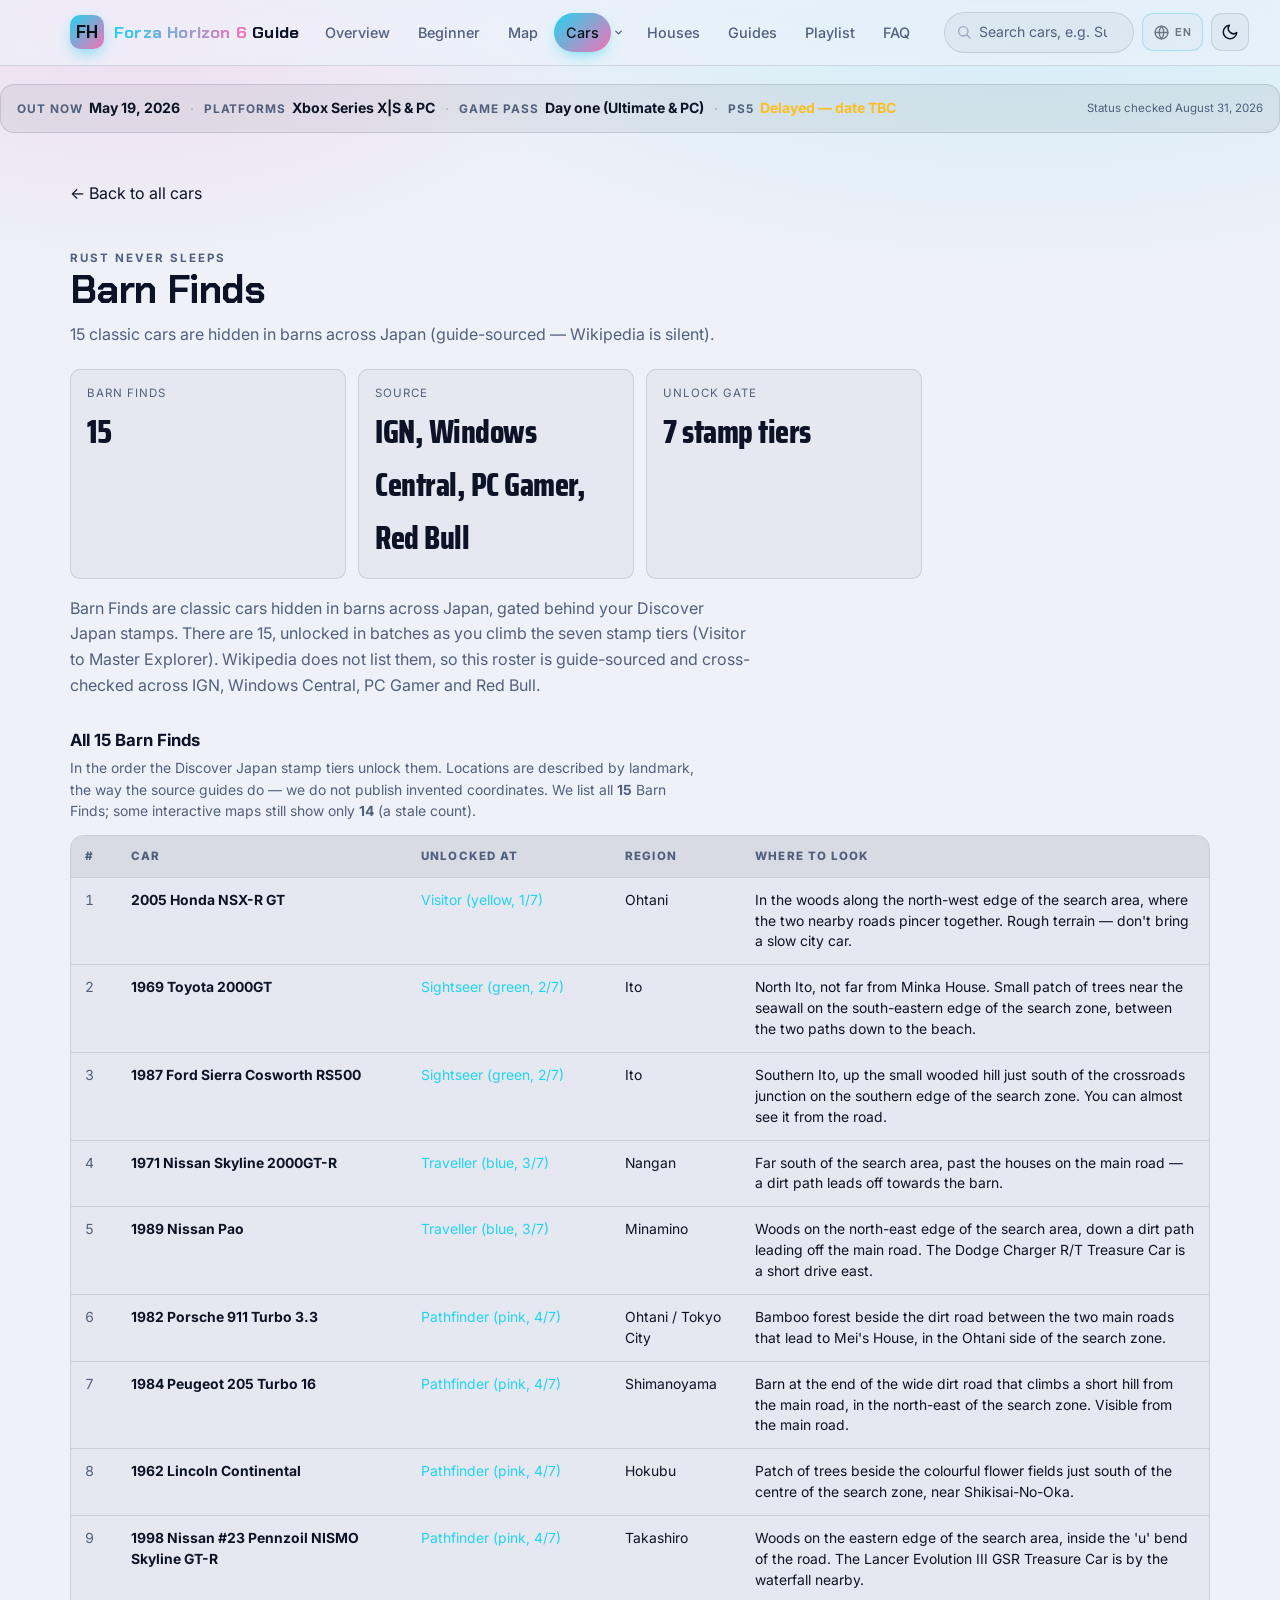
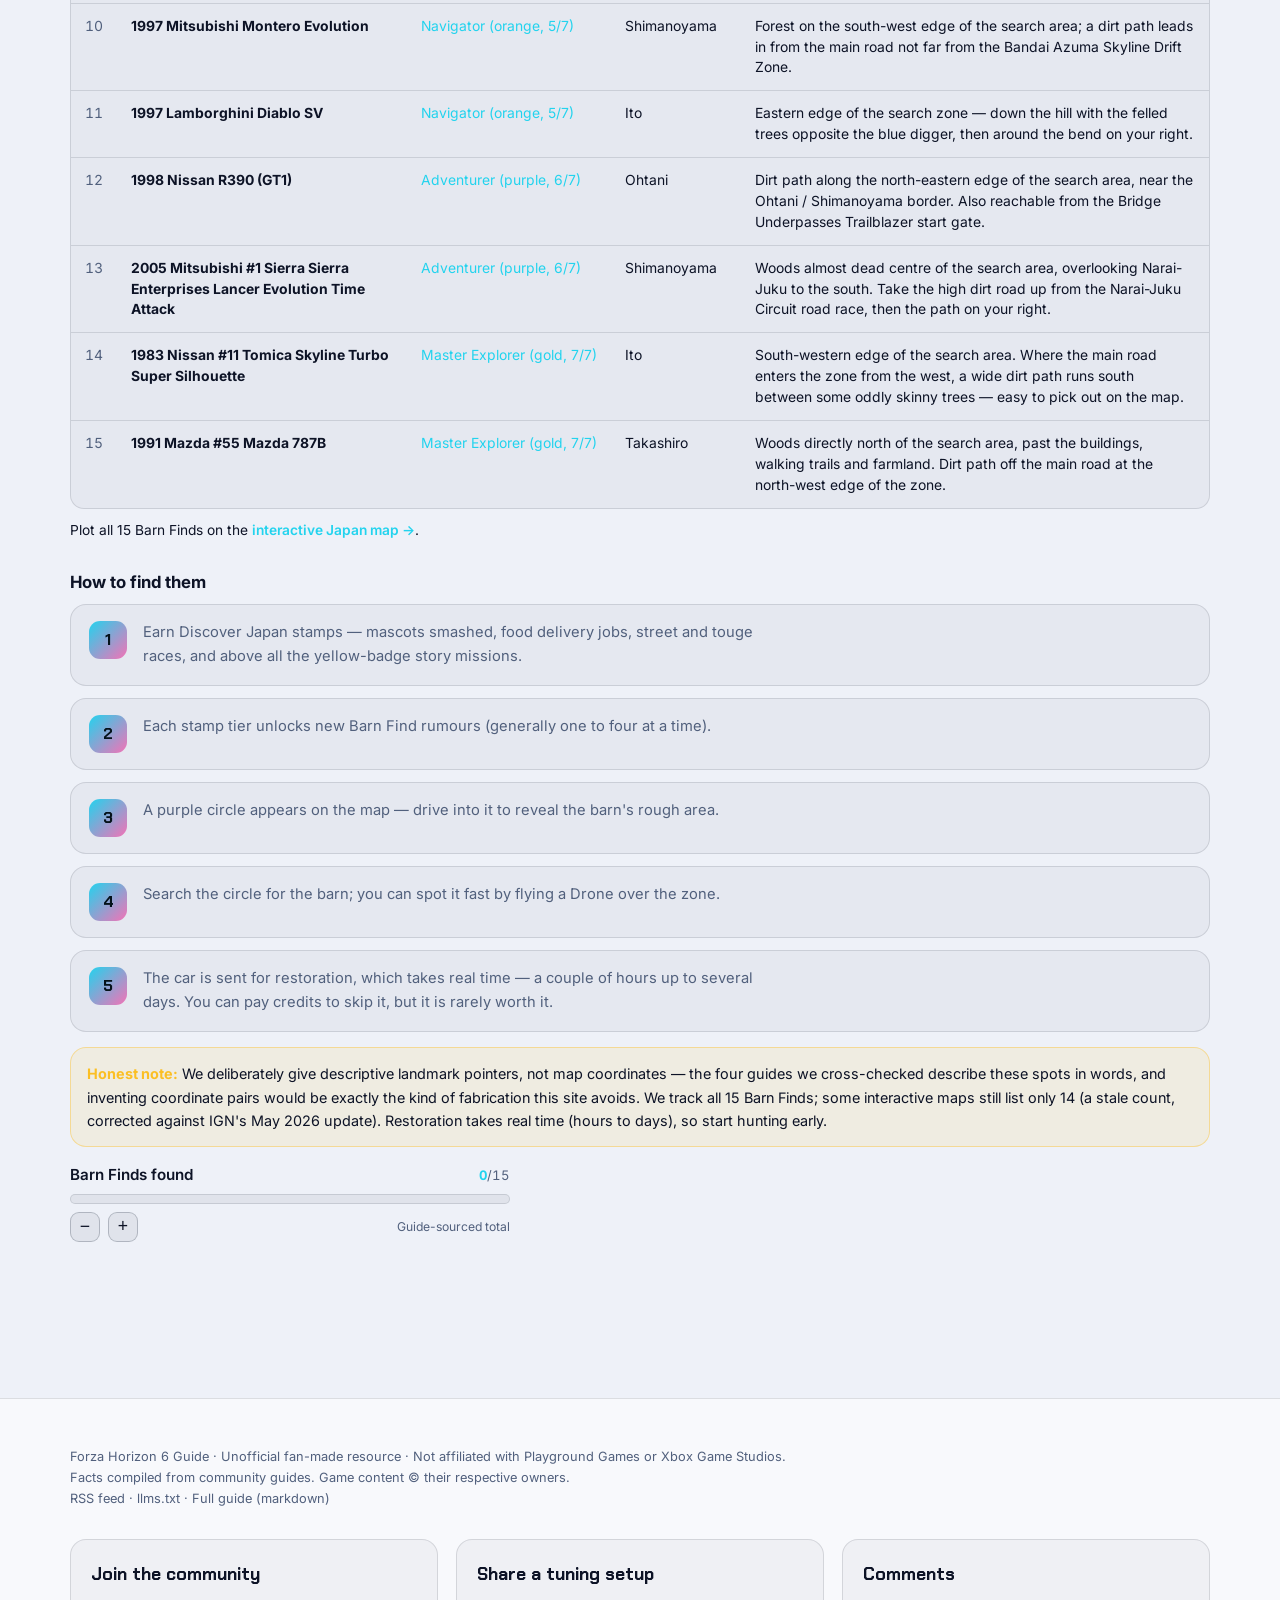
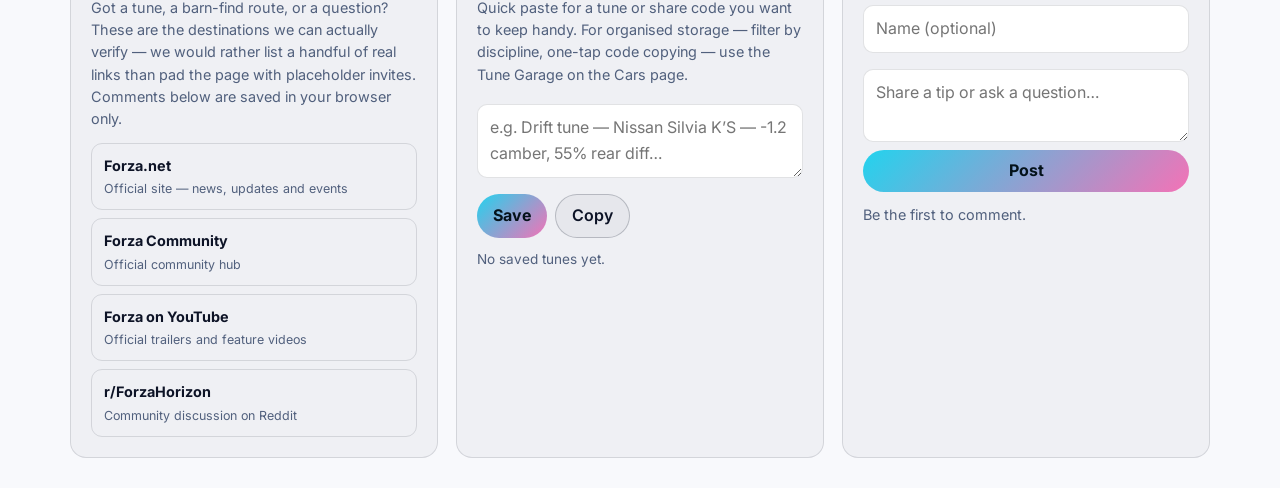
<file: barn-finds/index.html>
<!DOCTYPE html>
<html lang="en" data-theme="dark">
<head>
  <meta charset="UTF-8" />
  <meta name="viewport" content="width=device-width, initial-scale=1.0" />
  <title>All 15 Barn Finds — Cars, Regions &amp; Unlock Stamps — Forza Horizon 6 Guide</title>
  <meta name="description" content="All 15 Forza Horizon 6 Barn Finds with the car, the Discover Japan stamp tier that unlocks it, its region, and a landmark pointer — cross-checked across IGN, Windows Central, PC Gamer and Red Bull." />
  <meta name="author" content="Forza Horizon 6 Guide" />
  <meta name="theme-color" content="#080b16" />
  <meta name="color-scheme" content="dark light" />
  <meta name="robots" content="index, follow, max-image-preview:large, max-snippet:-1, max-video-preview:-1" />
  <meta name="rating" content="general" />
  <link rel="canonical" href="https://www.forza-horizon-6.com/barn-finds/" />

  <!-- Open Graph -->
  <meta property="og:type" content="website" />
  <meta property="og:site_name" content="Forza Horizon 6 Guide" />
  <meta property="og:title" content="All 15 Barn Finds — Cars, Regions &amp; Unlock Stamps — Forza Horizon 6 Guide" />
  <meta property="og:description" content="All 15 Forza Horizon 6 Barn Finds with the car, the Discover Japan stamp tier that unlocks it, its region, and a landmark pointer — cross-checked across IGN, Windows Central, PC Gamer and Red Bull." />
  <meta property="og:locale" content="en_US" />
  <meta property="og:url" content="https://www.forza-horizon-6.com/barn-finds/" />
  <meta property="og:image" content="https://www.forza-horizon-6.com/assets/img/og.png" />
  <meta property="og:image:width" content="1200" />
  <meta property="og:image:height" content="630" />
  <meta property="og:image:alt" content="Forza Horizon 6 Guide — Horizon Japan: cars, barn finds, treasure cars, map and beginner's path." />
  <meta property="article:section" content="Gaming" />
  <meta property="article:tag" content="Forza Horizon 6" />

  <!-- Twitter -->
  <meta name="twitter:card" content="summary_large_image" />
  <meta name="twitter:title" content="All 15 Barn Finds — Cars, Regions &amp; Unlock Stamps — Forza Horizon 6 Guide" />
  <meta name="twitter:description" content="All 15 Forza Horizon 6 Barn Finds with the car, the Discover Japan stamp tier that unlocks it, its region, and a landmark pointer — cross-checked across IGN, Windows Central, PC Gamer and Red Bull." />
  <meta name="twitter:image" content="https://www.forza-horizon-6.com/assets/img/og.png" />

  <!-- GEO: expose clean markdown for generative engines -->
  <link rel="alternate" type="text/markdown" href="/llms.txt" title="Forza Horizon 6 Guide (LLM index)" />

  <!-- RSS feed for readers & AI agents -->
  <link rel="alternate" type="application/rss+xml" title="Forza Horizon 6 Guide RSS" href="/rss.xml" />

  <!-- Google AdSense (auto ads) -->
  <script async src="https://pagead2.googlesyndication.com/pagead/js/adsbygoogle.js?client=ca-pub-1113040288823837"
     crossorigin="anonymous"></script>

  <!-- Structured data (generated by gen_seo.js from data.js) -->
  <script type="application/ld+json">
{
  "@context": "https://schema.org",
  "@graph": [
    {
      "@type": "WebSite",
      "@id": "https://www.forza-horizon-6.com/#website",
      "name": "Forza Horizon 6 Guide",
      "url": "https://www.forza-horizon-6.com/",
      "inLanguage": "en",
      "description": "Forza Horizon 6 lands in a fictionalised Japan with the biggest map the series has ever built — 636 cars in the live roster today (550+ at launch). This guide covers the car list, Car Pass and DLC packs, barn finds, treasure cars, the Estate, the interactive Japan map, and a beginner path to Horizon Legend — with sources noted for everything.",
      "publisher": {
        "@type": "Organization",
        "name": "Forza Horizon 6 Guide (fan project)"
      }
    },
    {
      "@type": "CollectionPage",
      "@id": "https://www.forza-horizon-6.com/#guide",
      "name": "Forza Horizon 6 Guide",
      "url": "https://www.forza-horizon-6.com/",
      "inLanguage": "en",
      "isPartOf": {
        "@id": "https://www.forza-horizon-6.com/#website"
      },
      "about": {
        "@type": "VideoGame",
        "name": "Forza Horizon 6",
        "genre": [
          "Racing",
          "Open-world"
        ],
        "gamePlatform": [
          "Xbox Series X|S",
          "PC",
          "PlayStation 5"
        ],
        "author": {
          "@type": "Organization",
          "name": "Playground Games (with Turn 10 Studios)"
        },
        "publisher": {
          "@type": "Organization",
          "name": "Xbox Game Studios"
        },
        "datePublished": "2026-05-19",
        "description": "Forza Horizon 6 is a racing video game developed by Playground Games with Turn 10 Studios and published by Xbox Game Studios, set in a fictionalised Japan with the largest open-world map in the series.",
        "aggregateRating": {
          "@type": "AggregateRating",
          "ratingValue": "90",
          "bestRating": "100",
          "worstRating": "0",
          "ratingCount": "142",
          "reviewCount": "142"
        },
        "review": [
          {
            "@type": "Review",
            "author": {
              "@type": "Organization",
              "name": "IGN"
            },
            "reviewRating": {
              "@type": "Rating",
              "ratingValue": "10/10",
              "bestRating": "10",
              "worstRating": "0"
            }
          },
          {
            "@type": "Review",
            "author": {
              "@type": "Organization",
              "name": "Eurogamer"
            },
            "reviewRating": {
              "@type": "Rating",
              "ratingValue": "5/5",
              "bestRating": "5",
              "worstRating": "0"
            }
          },
          {
            "@type": "Review",
            "author": {
              "@type": "Organization",
              "name": "Giant Bomb"
            },
            "reviewRating": {
              "@type": "Rating",
              "ratingValue": "5/5",
              "bestRating": "5",
              "worstRating": "0"
            }
          },
          {
            "@type": "Review",
            "author": {
              "@type": "Organization",
              "name": "Video Games Chronicle"
            },
            "reviewRating": {
              "@type": "Rating",
              "ratingValue": "5/5",
              "bestRating": "5",
              "worstRating": "0"
            }
          },
          {
            "@type": "Review",
            "author": {
              "@type": "Organization",
              "name": "Game Informer"
            },
            "reviewRating": {
              "@type": "Rating",
              "ratingValue": "9.25/10",
              "bestRating": "10",
              "worstRating": "0"
            }
          },
          {
            "@type": "Review",
            "author": {
              "@type": "Organization",
              "name": "Destructoid"
            },
            "reviewRating": {
              "@type": "Rating",
              "ratingValue": "9/10",
              "bestRating": "10",
              "worstRating": "0"
            }
          },
          {
            "@type": "Review",
            "author": {
              "@type": "Organization",
              "name": "PCGamesN"
            },
            "reviewRating": {
              "@type": "Rating",
              "ratingValue": "9/10",
              "bestRating": "10",
              "worstRating": "0"
            }
          },
          {
            "@type": "Review",
            "author": {
              "@type": "Organization",
              "name": "Shacknews"
            },
            "reviewRating": {
              "@type": "Rating",
              "ratingValue": "9/10",
              "bestRating": "10",
              "worstRating": "0"
            }
          },
          {
            "@type": "Review",
            "author": {
              "@type": "Organization",
              "name": "Pure Xbox"
            },
            "reviewRating": {
              "@type": "Rating",
              "ratingValue": "9/10",
              "bestRating": "10",
              "worstRating": "0"
            }
          },
          {
            "@type": "Review",
            "author": {
              "@type": "Organization",
              "name": "Hardcore Gamer"
            },
            "reviewRating": {
              "@type": "Rating",
              "ratingValue": "4.5/5",
              "bestRating": "5",
              "worstRating": "0"
            }
          },
          {
            "@type": "Review",
            "author": {
              "@type": "Organization",
              "name": "TechRadar"
            },
            "reviewRating": {
              "@type": "Rating",
              "ratingValue": "4.5/5",
              "bestRating": "5",
              "worstRating": "0"
            }
          },
          {
            "@type": "Review",
            "author": {
              "@type": "Organization",
              "name": "GamesRadar+"
            },
            "reviewRating": {
              "@type": "Rating",
              "ratingValue": "4/5",
              "bestRating": "5",
              "worstRating": "0"
            }
          },
          {
            "@type": "Review",
            "author": {
              "@type": "Organization",
              "name": "GameSpot"
            },
            "reviewRating": {
              "@type": "Rating",
              "ratingValue": "8/10",
              "bestRating": "10",
              "worstRating": "0"
            }
          },
          {
            "@type": "Review",
            "author": {
              "@type": "Organization",
              "name": "PC Gamer (US)"
            },
            "reviewRating": {
              "@type": "Rating",
              "ratingValue": "84/100",
              "bestRating": "10",
              "worstRating": "0"
            }
          }
        ]
      }
    },
    {
      "@type": "ItemList",
      "@id": "https://www.forza-horizon-6.com/#cars",
      "name": "Forza Horizon 6 car list (confirmed & community-sourced)",
      "description": "Cars available in Forza Horizon 6 — cover car, cross-title loyalty rewards, starters, prologue cars, event rewards, and a roster sample. 636 in the live roster (550+ at launch, as of Aug 13, 2026) cars at launch.",
      "numberOfItems": 98,
      "itemListElement": [
        {
          "@type": "ListItem",
          "position": 1,
          "item": {
            "@type": "Car",
            "name": "2025 Toyota GR GT Prototype",
            "vehicleModelDate": "2025",
            "category": "Car",
            "description": "Cover car. Headline machine on the FH6 key art, with Mount Fuji and Tokyo behind it [WIKI]."
          }
        },
        {
          "@type": "ListItem",
          "position": 2,
          "item": {
            "@type": "Car",
            "name": "2025 Toyota Land Cruiser 250",
            "vehicleModelDate": "2025",
            "category": "Car",
            "description": "Cover car. The second cover car in the reveal key art, alongside the GR GT Prototype [Forza FAQ / WIKI]. The 250-series Land Cruiser."
          }
        },
        {
          "@type": "ListItem",
          "position": 3,
          "item": {
            "@type": "Car",
            "name": "2021 Mercedes-AMG One",
            "vehicleModelDate": "2021",
            "category": "Car",
            "description": "Loyalty (FH5). Returning reward for playing Forza Horizon 5 [WIKI]."
          }
        },
        {
          "@type": "ListItem",
          "position": 4,
          "item": {
            "@type": "Car",
            "name": "2016 Aston Martin Vulcan",
            "vehicleModelDate": "2016",
            "category": "Car",
            "description": "Loyalty (FH4). Returning reward for playing Forza Horizon 4 [WIKI]."
          }
        },
        {
          "@type": "ListItem",
          "position": 5,
          "item": {
            "@type": "Car",
            "name": "2016 Lamborghini Centenario LP 770-4",
            "vehicleModelDate": "2016",
            "category": "Car",
            "description": "Loyalty (FH3). Returning reward for playing Forza Horizon 3 [WIKI]."
          }
        },
        {
          "@type": "ListItem",
          "position": 6,
          "item": {
            "@type": "Car",
            "name": "2014 Lamborghini Huracán LP 610-4",
            "vehicleModelDate": "2014",
            "category": "Car",
            "description": "Loyalty (FH2). Returning reward for playing Forza Horizon 2 [WIKI]."
          }
        },
        {
          "@type": "ListItem",
          "position": 7,
          "item": {
            "@type": "Car",
            "name": "2013 Dodge SRT Viper GTS",
            "vehicleModelDate": "2013",
            "category": "Car",
            "description": "Loyalty (FH1). Returning reward for playing Forza Horizon 1 [WIKI]."
          }
        },
        {
          "@type": "ListItem",
          "position": 8,
          "item": {
            "@type": "Car",
            "name": "2024 Chevrolet Corvette E-Ray",
            "vehicleModelDate": "2024",
            "category": "Car",
            "description": "Loyalty (Motorsport). Returning reward for Forza Motorsport (2023) [WIKI]."
          }
        },
        {
          "@type": "ListItem",
          "position": 9,
          "item": {
            "@type": "Car",
            "name": "1989 Nissan Silvia K'S",
            "vehicleModelDate": "1989",
            "category": "Car",
            "description": "Drift-friendly. Great for learning Touge and drift zones."
          }
        },
        {
          "@type": "ListItem",
          "position": 10,
          "item": {
            "@type": "Car",
            "name": "1994 Toyota Celica GT-Four ST205",
            "vehicleModelDate": "1994",
            "category": "Car",
            "description": "All-rounder. Balanced for mixed road and light off-road."
          }
        },
        {
          "@type": "ListItem",
          "position": 11,
          "item": {
            "@type": "Car",
            "name": "1970 GMC Jimmy",
            "vehicleModelDate": "1970",
            "category": "Car",
            "description": "Off-road. Heavy on tarmac, strong in the northern mountains."
          }
        },
        {
          "@type": "ListItem",
          "position": 12,
          "item": {
            "@type": "Car",
            "name": "2024 Nissan GT-R Nismo",
            "vehicleModelDate": "2024",
            "category": "Car",
            "description": "Prologue. Driven through the Hokubu fields at the very start."
          }
        },
        {
          "@type": "ListItem",
          "position": 13,
          "item": {
            "@type": "Car",
            "name": "2021 RJ Anderson #37 Polaris RZR Pro 4 Truck",
            "vehicleModelDate": "2021",
            "category": "Car",
            "description": "Prologue. Snow-circuit opener."
          }
        },
        {
          "@type": "ListItem",
          "position": 14,
          "item": {
            "@type": "Car",
            "name": "1995 Porsche 911 GT2",
            "vehicleModelDate": "1995",
            "category": "Car",
            "description": "Prologue. "
          }
        },
        {
          "@type": "ListItem",
          "position": 15,
          "item": {
            "@type": "Car",
            "name": "Mazda RX-7 Type R",
            "category": "Car",
            "description": "Prologue. "
          }
        },
        {
          "@type": "ListItem",
          "position": 16,
          "item": {
            "@type": "Car",
            "name": "2023 BMW M2",
            "vehicleModelDate": "2023",
            "category": "Car",
            "description": "Prologue. "
          }
        },
        {
          "@type": "ListItem",
          "position": 17,
          "item": {
            "@type": "Car",
            "name": "2020 Toyota GR Supra",
            "vehicleModelDate": "2020",
            "category": "Car",
            "description": "Prologue. "
          }
        },
        {
          "@type": "ListItem",
          "position": 18,
          "item": {
            "@type": "Car",
            "name": "2022 Toyota GR86",
            "vehicleModelDate": "2022",
            "category": "Car",
            "description": ""
          }
        },
        {
          "@type": "ListItem",
          "position": 19,
          "item": {
            "@type": "Car",
            "name": "2001 Mitsubishi Lancer Evolution VI GSR TM Edition",
            "vehicleModelDate": "2001",
            "category": "Car",
            "description": ""
          }
        },
        {
          "@type": "ListItem",
          "position": 20,
          "item": {
            "@type": "Car",
            "name": "2024 Ram 1500 TRX",
            "vehicleModelDate": "2024",
            "category": "Car",
            "description": ""
          }
        },
        {
          "@type": "ListItem",
          "position": 21,
          "item": {
            "@type": "Car",
            "name": "Aston Martin Vulcan",
            "category": "Car",
            "description": "Loyalty reward. Forza Loyalty reward if you played earlier titles."
          }
        },
        {
          "@type": "ListItem",
          "position": 22,
          "item": {
            "@type": "Car",
            "name": "Ford RS200",
            "category": "Car",
            "description": "Wristband event. Pier Pressure — Tokyo docks."
          }
        },
        {
          "@type": "ListItem",
          "position": 23,
          "item": {
            "@type": "Car",
            "name": "Lotus Exige WTAC",
            "category": "Car",
            "description": "Road Racing. "
          }
        },
        {
          "@type": "ListItem",
          "position": 24,
          "item": {
            "@type": "Car",
            "name": "Subaru Impreza",
            "category": "Car",
            "description": "Sekibe Scramble. "
          }
        },
        {
          "@type": "ListItem",
          "position": 25,
          "item": {
            "@type": "Car",
            "name": "Mitsubishi Lancer Evo",
            "category": "Car",
            "description": "Sekibe Scramble. "
          }
        },
        {
          "@type": "ListItem",
          "position": 26,
          "item": {
            "@type": "Car",
            "name": "Lamborghini Huracán Sterrato",
            "category": "Car",
            "description": "Dirt Racing max. "
          }
        },
        {
          "@type": "ListItem",
          "position": 27,
          "item": {
            "@type": "Car",
            "name": "Mini JCW Buggy",
            "category": "Car",
            "description": "Cross Country. "
          }
        },
        {
          "@type": "ListItem",
          "position": 28,
          "item": {
            "@type": "Car",
            "name": "GMA T.50",
            "category": "Car",
            "description": "Speed Traps. "
          }
        },
        {
          "@type": "ListItem",
          "position": 29,
          "item": {
            "@type": "Car",
            "name": "Porsche 911 GT3 RS '12",
            "category": "Car",
            "description": "Speed Zones. "
          }
        },
        {
          "@type": "ListItem",
          "position": 30,
          "item": {
            "@type": "Car",
            "name": "M12S Warthog CST",
            "category": "Car",
            "description": "Danger Signs. "
          }
        },
        {
          "@type": "ListItem",
          "position": 31,
          "item": {
            "@type": "Car",
            "name": "Mazda RX-8 #99",
            "category": "Car",
            "description": "Drift Zones. "
          }
        },
        {
          "@type": "ListItem",
          "position": 32,
          "item": {
            "@type": "Car",
            "name": "Mercedes-Benz G 65",
            "category": "Car",
            "description": "Trailblazers. "
          }
        },
        {
          "@type": "ListItem",
          "position": 33,
          "item": {
            "@type": "Car",
            "name": "Lexus LFA FE",
            "category": "Car",
            "description": "Street / Touge ultimate. "
          }
        },
        {
          "@type": "ListItem",
          "position": 34,
          "item": {
            "@type": "Car",
            "name": "Honda NSX-R '05",
            "category": "Car",
            "description": "Regional Mascots. "
          }
        },
        {
          "@type": "ListItem",
          "position": 35,
          "item": {
            "@type": "Car",
            "name": "Audi R8 '13",
            "category": "Car",
            "description": "Day Trips. "
          }
        },
        {
          "@type": "ListItem",
          "position": 36,
          "item": {
            "@type": "Car",
            "name": "Nissan 240 #777",
            "category": "Car",
            "description": "Drift Club Japan. "
          }
        },
        {
          "@type": "ListItem",
          "position": 37,
          "item": {
            "@type": "Car",
            "name": "Honda Civic '84",
            "category": "Car",
            "description": "Moto Auto Zine. "
          }
        },
        {
          "@type": "ListItem",
          "position": 38,
          "item": {
            "@type": "Car",
            "name": "Toyota GR86 \"86 Stories\"",
            "category": "Car",
            "description": "Yuji's Auto. "
          }
        },
        {
          "@type": "ListItem",
          "position": 39,
          "item": {
            "@type": "Car",
            "name": "Porsche 918",
            "category": "Car",
            "description": "Horizon Play. "
          }
        },
        {
          "@type": "ListItem",
          "position": 40,
          "item": {
            "@type": "Car",
            "name": "Porsche Cayman GT4 RS",
            "category": "Car",
            "description": "Road Rivals. "
          }
        },
        {
          "@type": "ListItem",
          "position": 41,
          "item": {
            "@type": "Car",
            "name": "Opel Manta 400",
            "category": "Car",
            "description": "Dirt Rivals. "
          }
        },
        {
          "@type": "ListItem",
          "position": 42,
          "item": {
            "@type": "Car",
            "name": "#37 Pro 2 Truck",
            "category": "Car",
            "description": "Cross Country Rivals. "
          }
        },
        {
          "@type": "ListItem",
          "position": 43,
          "item": {
            "@type": "Car",
            "name": "Subaru Vivio FE",
            "category": "Car",
            "description": "Horizon Life. "
          }
        },
        {
          "@type": "ListItem",
          "position": 44,
          "item": {
            "@type": "Car",
            "name": "Nissan Nismo GT-R '24",
            "category": "Car",
            "description": "Touge & Street Rivals. "
          }
        },
        {
          "@type": "ListItem",
          "position": 45,
          "item": {
            "@type": "Car",
            "name": "Koenigsegg Agera RS",
            "category": "Car",
            "description": "Explore Japan landmark. "
          }
        },
        {
          "@type": "ListItem",
          "position": 46,
          "item": {
            "@type": "Car",
            "name": "1969 Toyota 2000GT",
            "vehicleModelDate": "1969",
            "category": "Car",
            "description": ""
          }
        },
        {
          "@type": "ListItem",
          "position": 47,
          "item": {
            "@type": "Car",
            "name": "1964 Ferrari 250 GTO",
            "vehicleModelDate": "1964",
            "category": "Car",
            "description": ""
          }
        },
        {
          "@type": "ListItem",
          "position": 48,
          "item": {
            "@type": "Car",
            "name": "1954 Mercedes-Benz 300SL",
            "vehicleModelDate": "1954",
            "category": "Car",
            "description": ""
          }
        },
        {
          "@type": "ListItem",
          "position": 49,
          "item": {
            "@type": "Car",
            "name": "1994 Ferrari 355 Berlinetta",
            "vehicleModelDate": "1994",
            "category": "Car",
            "description": ""
          }
        },
        {
          "@type": "ListItem",
          "position": 50,
          "item": {
            "@type": "Car",
            "name": "1991 Ferrari 512 TR",
            "vehicleModelDate": "1991",
            "category": "Car",
            "description": ""
          }
        },
        {
          "@type": "ListItem",
          "position": 51,
          "item": {
            "@type": "Car",
            "name": "1973 Porsche 911 Carrera RS",
            "vehicleModelDate": "1973",
            "category": "Car",
            "description": ""
          }
        },
        {
          "@type": "ListItem",
          "position": 52,
          "item": {
            "@type": "Car",
            "name": "1995 Porsche 911 GT2",
            "vehicleModelDate": "1995",
            "category": "Car",
            "description": ""
          }
        },
        {
          "@type": "ListItem",
          "position": 53,
          "item": {
            "@type": "Car",
            "name": "2004 Porsche 996 GT3",
            "vehicleModelDate": "2004",
            "category": "Car",
            "description": ""
          }
        },
        {
          "@type": "ListItem",
          "position": 54,
          "item": {
            "@type": "Car",
            "name": "1982 Porsche 911 Turbo",
            "vehicleModelDate": "1982",
            "category": "Car",
            "description": ""
          }
        },
        {
          "@type": "ListItem",
          "position": 55,
          "item": {
            "@type": "Car",
            "name": "1989 Porsche 944 Turbo",
            "vehicleModelDate": "1989",
            "category": "Car",
            "description": ""
          }
        },
        {
          "@type": "ListItem",
          "position": 56,
          "item": {
            "@type": "Car",
            "name": "2024 Nissan Nissan GT-R Nismo",
            "vehicleModelDate": "2024",
            "category": "Car",
            "description": "Track Toys. "
          }
        },
        {
          "@type": "ListItem",
          "position": 57,
          "item": {
            "@type": "Car",
            "name": "2017 Nissan Nissan GT-R (R35)",
            "vehicleModelDate": "2017",
            "category": "Car",
            "description": "Modern Supercars. "
          }
        },
        {
          "@type": "ListItem",
          "position": 58,
          "item": {
            "@type": "Car",
            "name": "1990 Nissan Nissan #12 Skyline GT-R (BNR32 Gr.A) JTC",
            "vehicleModelDate": "1990",
            "category": "Car",
            "description": "Retro Racers. "
          }
        },
        {
          "@type": "ListItem",
          "position": 59,
          "item": {
            "@type": "Car",
            "name": "1998 Nissan Nissan #23 Pennzoil NISMO Skyline GT-R",
            "vehicleModelDate": "1998",
            "category": "Car",
            "description": "Retro Racers. "
          }
        },
        {
          "@type": "ListItem",
          "position": 60,
          "item": {
            "@type": "Car",
            "name": "2020 Toyota Toyota GR Supra",
            "vehicleModelDate": "2020",
            "category": "Car",
            "description": "Modern Sports Cars. "
          }
        },
        {
          "@type": "ListItem",
          "position": 61,
          "item": {
            "@type": "Car",
            "name": "2005 Honda Honda NSX-R GT",
            "vehicleModelDate": "2005",
            "category": "Car",
            "description": "Retro Sports Cars. "
          }
        },
        {
          "@type": "ListItem",
          "position": 62,
          "item": {
            "@type": "Car",
            "name": "2023 Honda Honda Civic Type R",
            "vehicleModelDate": "2023",
            "category": "Car",
            "description": "Super Hot Hatch. "
          }
        },
        {
          "@type": "ListItem",
          "position": 63,
          "item": {
            "@type": "Car",
            "name": "2003 Honda Honda S2000",
            "vehicleModelDate": "2003",
            "category": "Car",
            "description": "Modern Sports Cars. "
          }
        },
        {
          "@type": "ListItem",
          "position": 64,
          "item": {
            "@type": "Car",
            "name": "1991 Mazda Mazda #55 Mazda 787B",
            "vehicleModelDate": "1991",
            "category": "Car",
            "description": "Retro Racers. "
          }
        },
        {
          "@type": "ListItem",
          "position": 65,
          "item": {
            "@type": "Car",
            "name": "1994 Mazda Mazda MX-5 Miata",
            "vehicleModelDate": "1994",
            "category": "Car",
            "description": "Retro Sports Cars. "
          }
        },
        {
          "@type": "ListItem",
          "position": 66,
          "item": {
            "@type": "Car",
            "name": "1992 Mazda Mazda RX-7 Type R",
            "vehicleModelDate": "1992",
            "category": "Car",
            "description": "Retro Sports Cars. "
          }
        },
        {
          "@type": "ListItem",
          "position": 67,
          "item": {
            "@type": "Car",
            "name": "2004 Mitsubishi Mitsubishi Lancer Evolution VIII MR",
            "vehicleModelDate": "2004",
            "category": "Car",
            "description": "Modern Rally. "
          }
        },
        {
          "@type": "ListItem",
          "position": 68,
          "item": {
            "@type": "Car",
            "name": "1998 Subaru Subaru Impreza 22B-STi Version",
            "vehicleModelDate": "1998",
            "category": "Car",
            "description": "Retro Rally. "
          }
        },
        {
          "@type": "ListItem",
          "position": 69,
          "item": {
            "@type": "Car",
            "name": "2018 Subaru Subaru WRX STI ARX Supercar",
            "vehicleModelDate": "2018",
            "category": "Car",
            "description": "Rally Monsters. "
          }
        },
        {
          "@type": "ListItem",
          "position": 70,
          "item": {
            "@type": "Car",
            "name": "2021 Rimac Rimac Nevera",
            "vehicleModelDate": "2021",
            "category": "Car",
            "description": "Hypercars. "
          }
        },
        {
          "@type": "ListItem",
          "position": 71,
          "item": {
            "@type": "Car",
            "name": "2024 Koenigsegg Koenigsegg Gemera",
            "vehicleModelDate": "2024",
            "category": "Car",
            "description": "Hypercars. "
          }
        },
        {
          "@type": "ListItem",
          "position": 72,
          "item": {
            "@type": "Car",
            "name": "2020 Koenigsegg Koenigsegg Jesko",
            "vehicleModelDate": "2020",
            "category": "Car",
            "description": "Hypercars. "
          }
        },
        {
          "@type": "ListItem",
          "position": 73,
          "item": {
            "@type": "Car",
            "name": "2015 Koenigsegg Koenigsegg One:1",
            "vehicleModelDate": "2015",
            "category": "Car",
            "description": "Hypercars. "
          }
        },
        {
          "@type": "ListItem",
          "position": 74,
          "item": {
            "@type": "Car",
            "name": "2017 Koenigsegg Koenigsegg Agera RS",
            "vehicleModelDate": "2017",
            "category": "Car",
            "description": "Hypercars. "
          }
        },
        {
          "@type": "ListItem",
          "position": 75,
          "item": {
            "@type": "Car",
            "name": "2016 Koenigsegg Koenigsegg Regera",
            "vehicleModelDate": "2016",
            "category": "Car",
            "description": "Hypercars. "
          }
        },
        {
          "@type": "ListItem",
          "position": 76,
          "item": {
            "@type": "Car",
            "name": "2014 Porsche Porsche 918 Spyder",
            "vehicleModelDate": "2014",
            "category": "Car",
            "description": "Hypercars. "
          }
        },
        {
          "@type": "ListItem",
          "position": 77,
          "item": {
            "@type": "Car",
            "name": "2013 Ferrari Ferrari LaFerrari",
            "vehicleModelDate": "2013",
            "category": "Car",
            "description": "Hypercars. "
          }
        },
        {
          "@type": "ListItem",
          "position": 78,
          "item": {
            "@type": "Car",
            "name": "2016 Pagani Pagani Huayra BC Coupe",
            "vehicleModelDate": "2016",
            "category": "Car",
            "description": "Hypercars. "
          }
        },
        {
          "@type": "ListItem",
          "position": 79,
          "item": {
            "@type": "Car",
            "name": "2013 McLaren McLaren P1",
            "vehicleModelDate": "2013",
            "category": "Car",
            "description": "Hypercars. "
          }
        },
        {
          "@type": "ListItem",
          "position": 80,
          "item": {
            "@type": "Car",
            "name": "2012 Hennessey Hennessey Venom GT",
            "vehicleModelDate": "2012",
            "category": "Car",
            "description": "Hypercars. "
          }
        },
        {
          "@type": "ListItem",
          "position": 81,
          "item": {
            "@type": "Car",
            "name": "2019 McLaren McLaren Speedtail",
            "vehicleModelDate": "2019",
            "category": "Car",
            "description": "Hypercars. "
          }
        },
        {
          "@type": "ListItem",
          "position": 82,
          "item": {
            "@type": "Car",
            "name": "2021 Pagani Pagani Huayra R",
            "vehicleModelDate": "2021",
            "category": "Car",
            "description": "Extreme Track Toys. "
          }
        },
        {
          "@type": "ListItem",
          "position": 83,
          "item": {
            "@type": "Car",
            "name": "2009 Pagani Pagani Zonda R",
            "vehicleModelDate": "2009",
            "category": "Car",
            "description": "Extreme Track Toys. "
          }
        },
        {
          "@type": "ListItem",
          "position": 84,
          "item": {
            "@type": "Car",
            "name": "2008 Koenigsegg Koenigsegg CCGT",
            "vehicleModelDate": "2008",
            "category": "Car",
            "description": "Extreme Track Toys. "
          }
        },
        {
          "@type": "ListItem",
          "position": 85,
          "item": {
            "@type": "Car",
            "name": "2015 Chevrolet Chevrolet Corvette Z06",
            "vehicleModelDate": "2015",
            "category": "Car",
            "description": "Modern Muscle. "
          }
        },
        {
          "@type": "ListItem",
          "position": 86,
          "item": {
            "@type": "Car",
            "name": "2020 Ford Ford Mustang Shelby GT500",
            "vehicleModelDate": "2020",
            "category": "Car",
            "description": "Modern Muscle. "
          }
        },
        {
          "@type": "ListItem",
          "position": 87,
          "item": {
            "@type": "Car",
            "name": "2021 BMW BMW M4 Competition Coupé Welcome Pack",
            "vehicleModelDate": "2021",
            "category": "Car",
            "description": "Modern Super Saloons. "
          }
        },
        {
          "@type": "ListItem",
          "position": 88,
          "item": {
            "@type": "Car",
            "name": "2022 BMW BMW M5 CS",
            "vehicleModelDate": "2022",
            "category": "Car",
            "description": "Modern Super Saloons. "
          }
        },
        {
          "@type": "ListItem",
          "position": 89,
          "item": {
            "@type": "Car",
            "name": "2017 Chevrolet Chevrolet Camaro ZL1",
            "vehicleModelDate": "2017",
            "category": "Car",
            "description": "Modern Muscle. "
          }
        },
        {
          "@type": "ListItem",
          "position": 90,
          "item": {
            "@type": "Car",
            "name": "2009 Chevrolet Chevrolet Corvette ZR1",
            "vehicleModelDate": "2009",
            "category": "Car",
            "description": "Modern Muscle. "
          }
        },
        {
          "@type": "ListItem",
          "position": 91,
          "item": {
            "@type": "Car",
            "name": "2013 SRT SRT Viper GTS",
            "vehicleModelDate": "2013",
            "category": "Car",
            "description": "Modern Muscle. "
          }
        },
        {
          "@type": "ListItem",
          "position": 92,
          "item": {
            "@type": "Car",
            "name": "2022 Dodge Dodge Challenger SRT Super Stock",
            "vehicleModelDate": "2022",
            "category": "Car",
            "description": "Modern Muscle. "
          }
        },
        {
          "@type": "ListItem",
          "position": 93,
          "item": {
            "@type": "Car",
            "name": "2018 Dodge Dodge Challenger SRT Demon",
            "vehicleModelDate": "2018",
            "category": "Car",
            "description": "Modern Muscle. "
          }
        },
        {
          "@type": "ListItem",
          "position": 94,
          "item": {
            "@type": "Car",
            "name": "2024 Ford Ford Mustang Dark Horse",
            "vehicleModelDate": "2024",
            "category": "Car",
            "description": "Modern Muscle. "
          }
        },
        {
          "@type": "ListItem",
          "position": 95,
          "item": {
            "@type": "Car",
            "name": "2021 Alfa Romeo Alfa Romeo Giulia GTAm",
            "vehicleModelDate": "2021",
            "category": "Car",
            "description": "Modern Super Saloons. "
          }
        },
        {
          "@type": "ListItem",
          "position": 96,
          "item": {
            "@type": "Car",
            "name": "2018 Mercedes-AMG Mercedes-AMG GT 4-Door Coupé",
            "vehicleModelDate": "2018",
            "category": "Car",
            "description": "Modern Super Saloons. "
          }
        },
        {
          "@type": "ListItem",
          "position": 97,
          "item": {
            "@type": "Car",
            "name": "2020 BMW BMW M2 Competition Coupé",
            "vehicleModelDate": "2020",
            "category": "Car",
            "description": "Modern Super Saloons. "
          }
        },
        {
          "@type": "ListItem",
          "position": 98,
          "item": {
            "@type": "Car",
            "name": "2018 Ford Ford Mustang RTR Spec 5",
            "vehicleModelDate": "2018",
            "category": "Car",
            "description": "Modern Muscle. "
          }
        }
      ]
    }
  ]
}
  </script>
  <script type="application/ld+json">
{
  "@context": "https://schema.org",
  "@graph": [
    {
      "@type": "WebPage",
      "@id": "https://www.forza-horizon-6.com/barn-finds/#webpage",
      "url": "https://www.forza-horizon-6.com/barn-finds/",
      "name": "All 15 Barn Finds — Cars, Regions & Unlock Stamps — Forza Horizon 6 Guide",
      "isPartOf": {
        "@id": "https://www.forza-horizon-6.com/#website"
      },
      "inLanguage": "en",
      "about": {
        "@id": "https://www.forza-horizon-6.com/#game"
      },
      "dateModified": "2026-08-31"
    },
    {
      "@type": "BreadcrumbList",
      "itemListElement": [
        {
          "@type": "ListItem",
          "position": 1,
          "name": "Forza Horizon 6 Guide",
          "item": "https://www.forza-horizon-6.com/"
        },
        {
          "@type": "ListItem",
          "position": 2,
          "name": "All 15 Barn Finds",
          "item": "https://www.forza-horizon-6.com/barn-finds/"
        }
      ]
    },
    {
      "@type": "ItemList",
      "name": "Forza Horizon 6 Barn Finds",
      "numberOfItems": 15,
      "itemListElement": [
        {
          "@type": "ListItem",
          "position": 1,
          "item": {
            "@type": "Car",
            "name": "2005 Honda NSX-R GT"
          }
        },
        {
          "@type": "ListItem",
          "position": 2,
          "item": {
            "@type": "Car",
            "name": "1969 Toyota 2000GT"
          }
        },
        {
          "@type": "ListItem",
          "position": 3,
          "item": {
            "@type": "Car",
            "name": "1987 Ford Sierra Cosworth RS500"
          }
        },
        {
          "@type": "ListItem",
          "position": 4,
          "item": {
            "@type": "Car",
            "name": "1971 Nissan Skyline 2000GT-R"
          }
        },
        {
          "@type": "ListItem",
          "position": 5,
          "item": {
            "@type": "Car",
            "name": "1989 Nissan Pao"
          }
        },
        {
          "@type": "ListItem",
          "position": 6,
          "item": {
            "@type": "Car",
            "name": "1982 Porsche 911 Turbo 3.3"
          }
        },
        {
          "@type": "ListItem",
          "position": 7,
          "item": {
            "@type": "Car",
            "name": "1984 Peugeot 205 Turbo 16"
          }
        },
        {
          "@type": "ListItem",
          "position": 8,
          "item": {
            "@type": "Car",
            "name": "1962 Lincoln Continental"
          }
        },
        {
          "@type": "ListItem",
          "position": 9,
          "item": {
            "@type": "Car",
            "name": "1998 Nissan #23 Pennzoil NISMO Skyline GT-R"
          }
        },
        {
          "@type": "ListItem",
          "position": 10,
          "item": {
            "@type": "Car",
            "name": "1997 Mitsubishi Montero Evolution"
          }
        },
        {
          "@type": "ListItem",
          "position": 11,
          "item": {
            "@type": "Car",
            "name": "1997 Lamborghini Diablo SV"
          }
        },
        {
          "@type": "ListItem",
          "position": 12,
          "item": {
            "@type": "Car",
            "name": "1998 Nissan R390 (GT1)"
          }
        },
        {
          "@type": "ListItem",
          "position": 13,
          "item": {
            "@type": "Car",
            "name": "2005 Mitsubishi #1 Sierra Sierra Enterprises Lancer Evolution Time Attack"
          }
        },
        {
          "@type": "ListItem",
          "position": 14,
          "item": {
            "@type": "Car",
            "name": "1983 Nissan #11 Tomica Skyline Turbo Super Silhouette"
          }
        },
        {
          "@type": "ListItem",
          "position": 15,
          "item": {
            "@type": "Car",
            "name": "1991 Mazda #55 Mazda 787B"
          }
        }
      ]
    }
  ]
}
  </script>

  <!-- Fonts -->
  <link rel="preconnect" href="https://fonts.googleapis.com" />
  <link rel="preconnect" href="https://fonts.gstatic.com" crossorigin />
  <link href="https://fonts.googleapis.com/css2?family=Chakra+Petch:wght@400;600;700;800&family=Inter:wght@400;500;600;700;800&family=Saira+Condensed:wght@800;900&display=swap" rel="stylesheet" />

  <!-- Styles -->
  <link rel="stylesheet" href="/assets/css/style.css?v=32" />

  <!-- Prevent theme flash -->
  <script>
    (function () {
      try {
        var t = localStorage.getItem('fh6-theme');
        if (!t) t = window.matchMedia('(prefers-color-scheme: light)').matches ? 'light' : 'dark';
        document.documentElement.setAttribute('data-theme', t);
      } catch (e) {}
    })();
  </script>
</head>
<body>
  <header class="site-header">
    <div class="nav-wrap">
      <a class="brand" href="#home" data-nav="home" aria-label="Forza Horizon 6 Guide home">
        <span class="logo">FH</span><span><b>Forza Horizon 6</b> Guide</span>
      </a>
      <nav class="nav" id="nav">
        <a href="#home" data-nav="home">Overview</a>
        <a href="/beginner/" data-nav="beginner">Beginner</a>
        <a href="/map/" data-nav="map">Map</a>
        <div class="nav-item-dd">
          <a href="/cars/" data-nav="cars" class="nav-dd-main">Cars</a>
          <button type="button" id="cars-dd-btn" class="nav-dd-toggle" aria-haspopup="true" aria-expanded="false" aria-label="Cars menu">
            <svg width="11" height="11" viewBox="0 0 24 24" fill="none" stroke="currentColor" stroke-width="3" stroke-linecap="round" stroke-linejoin="round" aria-hidden="true"><path d="M6 9l6 6 6-6"/></svg>
          </button>
          <div id="cars-dd" class="cars-dd" role="menu">
            <a href="/cars/" role="menuitem" data-scroll="cars-best">Best by discipline</a>
            <a href="/cars/" role="menuitem" data-scroll="cars-barn">Barn Finds</a>
            <a href="/cars/" role="menuitem" data-scroll="cars-treasure">Treasure Cars</a>
            <a href="/cars/" role="menuitem" data-scroll="cars-aftermarket">Aftermarket Cars</a>
            <a href="/cars/" role="menuitem" data-scroll="cars-forza">Forza Edition Cars</a>
          </div>
        </div>
        <a href="/houses/" data-nav="houses">Houses</a>
        <a href="/guides/" data-nav="guides">Guides</a>
        <a href="/playlist/" data-nav="playlist">Playlist</a>
        <a href="/faq/" data-nav="faq">FAQ</a>
      </nav>
      <div class="nav-actions">
        <input type="search" id="global-search" class="global-search" placeholder="Search cars, e.g. Supra" aria-label="Search the guide" />
        <div class="translate-wrap" id="translate-wrap">
          <button class="icon-btn translate-btn" id="translate-btn" aria-haspopup="true" aria-expanded="false" title="Translate page" aria-label="Translate page">
            <svg width="17" height="17" viewBox="0 0 24 24" fill="none" stroke="currentColor" stroke-width="2" stroke-linecap="round" stroke-linejoin="round"><circle cx="12" cy="12" r="9"/><path d="M3 12h18"/><path d="M12 3a14 14 0 0 1 0 18 14 14 0 0 1 0-18z"/></svg>
            <span class="translate-code" id="translate-code">EN</span>
          </button>
          <div class="translate-menu" id="translate-menu" role="menu" hidden>
            <div class="tm-head">Translate this page</div>
            <button class="tm-item" role="menuitem" data-lang="en">English</button>
            <button class="tm-item" role="menuitem" data-lang="ja">日本語</button>
            <button class="tm-item" role="menuitem" data-lang="ko">한국어</button>
            <button class="tm-item" role="menuitem" data-lang="de">Deutsch</button>
            <button class="tm-item" role="menuitem" data-lang="fr">Français</button>
            <button class="tm-item" role="menuitem" data-lang="es">Español</button>
            <button class="tm-item" role="menuitem" data-lang="pt">Português</button>
            <button class="tm-item" role="menuitem" data-lang="ru">Русский</button>
            <div class="tm-foot">Powered by Google Translate</div>
          </div>
          <div id="google_translate_element" aria-hidden="true"></div>
        </div>
        <button class="icon-btn" id="theme-toggle" aria-label="Toggle light/dark theme" title="Toggle theme"><svg width="18" height="18" viewBox="0 0 24 24" fill="none" stroke="currentColor" stroke-width="2" stroke-linecap="round" stroke-linejoin="round"><path d="M21 12.8A9 9 0 1 1 11.2 3 7 7 0 0 0 21 12.8z"/></svg></button>
      </div>
    </div>
  </header>

  <!-- Release status bar. Deliberately static HTML (not SPA-rendered) so it is
       visible to crawlers, AI engines and no-JS visitors on first paint. Keep in
       sync with D.meta / D.hero.status in assets/js/data.js. -->
  <div class="release-status" id="release-status" role="note" aria-label="Forza Horizon 6 release status">
    <span class="rs-pill"><span class="rs-k">Out now</span><span class="rs-v">May 19, 2026</span></span>
    <span class="rs-sep" aria-hidden="true">·</span>
    <span class="rs-pill"><span class="rs-k">Platforms</span><span class="rs-v">Xbox Series X|S &amp; PC</span></span>
    <span class="rs-sep" aria-hidden="true">·</span>
    <span class="rs-pill"><span class="rs-k">Game Pass</span><span class="rs-v">Day one (Ultimate &amp; PC)</span></span>
    <span class="rs-sep" aria-hidden="true">·</span>
    <span class="rs-pill rs-flag"><span class="rs-k">PS5</span><span class="rs-v">Delayed — date TBC</span></span>
    <span class="rs-updated">Status checked August 31, 2026</span>
  </div>

  <main id="app" data-ssg-page="barnfinds">
<div class="cars-hub"><p class="subpage-back"><a href="/cars/">← Back to all cars</a></p><section id="cars-barn" class="car-sec"><div class="section-head"><p class="eyebrow">Rust never sleeps</p><h2>Barn Finds</h2><p>15 classic cars are hidden in barns across Japan (guide-sourced — Wikipedia is silent).</p></div><div class="facts"><div class="fact" data-reveal="" style="transition-delay: 0ms;"><div class="k">Barn Finds</div><div class="v">15</div></div><div class="fact" data-reveal="" style="transition-delay: 45ms;"><div class="k">Source</div><div class="v">IGN, Windows Central, PC Gamer, Red Bull</div></div><div class="fact" data-reveal="" style="transition-delay: 90ms;"><div class="k">Unlock gate</div><div class="v">7 stamp tiers</div></div></div><p class="lead" style="margin-top:16px">Barn Finds are classic cars hidden in barns across Japan, gated behind your Discover Japan stamps. There are 15, unlocked in batches as you climb the seven stamp tiers (Visitor to Master Explorer). Wikipedia does not list them, so this roster is guide-sourced and cross-checked across IGN, Windows Central, PC Gamer and Red Bull.</p><h3 class="roster-h">All 15 Barn Finds</h3><p class="roster-sub">In the order the Discover Japan stamp tiers unlock them. Locations are described by landmark, the way the source guides do — we do not publish invented coordinates. We list all <b>15</b> Barn Finds; some interactive maps still show only <b>14</b> (a stale count).</p><div class="roster-wrap"><table class="roster"><thead><tr><th scope="col">#</th><th scope="col">Car</th><th scope="col">Unlocked at</th><th scope="col">Region</th><th scope="col">Where to look</th></tr></thead><tbody><tr><td data-label="#">1</td><td data-label="Car">2005 Honda NSX-R GT</td><td data-label="Unlocked at">Visitor (yellow, 1/7)</td><td data-label="Region">Ohtani</td><td data-label="Where to look">In the woods along the north-west edge of the search area, where the two nearby roads pincer together. Rough terrain — don't bring a slow city car.</td></tr><tr><td data-label="#">2</td><td data-label="Car">1969 Toyota 2000GT</td><td data-label="Unlocked at">Sightseer (green, 2/7)</td><td data-label="Region">Ito</td><td data-label="Where to look">North Ito, not far from Minka House. Small patch of trees near the seawall on the south-eastern edge of the search zone, between the two paths down to the beach.</td></tr><tr><td data-label="#">3</td><td data-label="Car">1987 Ford Sierra Cosworth RS500</td><td data-label="Unlocked at">Sightseer (green, 2/7)</td><td data-label="Region">Ito</td><td data-label="Where to look">Southern Ito, up the small wooded hill just south of the crossroads junction on the southern edge of the search zone. You can almost see it from the road.</td></tr><tr><td data-label="#">4</td><td data-label="Car">1971 Nissan Skyline 2000GT-R</td><td data-label="Unlocked at">Traveller (blue, 3/7)</td><td data-label="Region">Nangan</td><td data-label="Where to look">Far south of the search area, past the houses on the main road — a dirt path leads off towards the barn.</td></tr><tr><td data-label="#">5</td><td data-label="Car">1989 Nissan Pao</td><td data-label="Unlocked at">Traveller (blue, 3/7)</td><td data-label="Region">Minamino</td><td data-label="Where to look">Woods on the north-east edge of the search area, down a dirt path leading off the main road. The Dodge Charger R/T Treasure Car is a short drive east.</td></tr><tr><td data-label="#">6</td><td data-label="Car">1982 Porsche 911 Turbo 3.3</td><td data-label="Unlocked at">Pathfinder (pink, 4/7)</td><td data-label="Region">Ohtani / Tokyo City</td><td data-label="Where to look">Bamboo forest beside the dirt road between the two main roads that lead to Mei's House, in the Ohtani side of the search zone.</td></tr><tr><td data-label="#">7</td><td data-label="Car">1984 Peugeot 205 Turbo 16</td><td data-label="Unlocked at">Pathfinder (pink, 4/7)</td><td data-label="Region">Shimanoyama</td><td data-label="Where to look">Barn at the end of the wide dirt road that climbs a short hill from the main road, in the north-east of the search zone. Visible from the main road.</td></tr><tr><td data-label="#">8</td><td data-label="Car">1962 Lincoln Continental</td><td data-label="Unlocked at">Pathfinder (pink, 4/7)</td><td data-label="Region">Hokubu</td><td data-label="Where to look">Patch of trees beside the colourful flower fields just south of the centre of the search zone, near Shikisai-No-Oka.</td></tr><tr><td data-label="#">9</td><td data-label="Car">1998 Nissan #23 Pennzoil NISMO Skyline GT-R</td><td data-label="Unlocked at">Pathfinder (pink, 4/7)</td><td data-label="Region">Takashiro</td><td data-label="Where to look">Woods on the eastern edge of the search area, inside the 'u' bend of the road. The Lancer Evolution III GSR Treasure Car is by the waterfall nearby.</td></tr><tr><td data-label="#">10</td><td data-label="Car">1997 Mitsubishi Montero Evolution</td><td data-label="Unlocked at">Navigator (orange, 5/7)</td><td data-label="Region">Shimanoyama</td><td data-label="Where to look">Forest on the south-west edge of the search area; a dirt path leads in from the main road not far from the Bandai Azuma Skyline Drift Zone.</td></tr><tr><td data-label="#">11</td><td data-label="Car">1997 Lamborghini Diablo SV</td><td data-label="Unlocked at">Navigator (orange, 5/7)</td><td data-label="Region">Ito</td><td data-label="Where to look">Eastern edge of the search zone — down the hill with the felled trees opposite the blue digger, then around the bend on your right.</td></tr><tr><td data-label="#">12</td><td data-label="Car">1998 Nissan R390 (GT1)</td><td data-label="Unlocked at">Adventurer (purple, 6/7)</td><td data-label="Region">Ohtani</td><td data-label="Where to look">Dirt path along the north-eastern edge of the search area, near the Ohtani / Shimanoyama border. Also reachable from the Bridge Underpasses Trailblazer start gate.</td></tr><tr><td data-label="#">13</td><td data-label="Car">2005 Mitsubishi #1 Sierra Sierra Enterprises Lancer Evolution Time Attack</td><td data-label="Unlocked at">Adventurer (purple, 6/7)</td><td data-label="Region">Shimanoyama</td><td data-label="Where to look">Woods almost dead centre of the search area, overlooking Narai-Juku to the south. Take the high dirt road up from the Narai-Juku Circuit road race, then the path on your right.</td></tr><tr><td data-label="#">14</td><td data-label="Car">1983 Nissan #11 Tomica Skyline Turbo Super Silhouette</td><td data-label="Unlocked at">Master Explorer (gold, 7/7)</td><td data-label="Region">Ito</td><td data-label="Where to look">South-western edge of the search area. Where the main road enters the zone from the west, a wide dirt path runs south between some oddly skinny trees — easy to pick out on the map.</td></tr><tr><td data-label="#">15</td><td data-label="Car">1991 Mazda #55 Mazda 787B</td><td data-label="Unlocked at">Master Explorer (gold, 7/7)</td><td data-label="Region">Takashiro</td><td data-label="Where to look">Woods directly north of the search area, past the buildings, walking trails and farmland. Dirt path off the main road at the north-west edge of the zone.</td></tr></tbody></table></div><p class="see-map">Plot all 15 Barn Finds on the <a href="/barn-finds/">interactive Japan map →</a>.</p><h3 class="roster-h">How to find them</h3><ol class="steps" style="list-style:none;padding:0;margin-top:8px;counter-reset:s"><li class="step" data-reveal="" style="transition-delay: 0ms;"><span class="num">1</span><div><p>Earn Discover Japan stamps — mascots smashed, food delivery jobs, street and touge races, and above all the yellow-badge story missions.</p></div></li><li class="step" data-reveal="" style="transition-delay: 45ms;"><span class="num">2</span><div><p>Each stamp tier unlocks new Barn Find rumours (generally one to four at a time).</p></div></li><li class="step" data-reveal="" style="transition-delay: 90ms;"><span class="num">3</span><div><p>A purple circle appears on the map — drive into it to reveal the barn's rough area.</p></div></li><li class="step" data-reveal="" style="transition-delay: 135ms;"><span class="num">4</span><div><p>Search the circle for the barn; you can spot it fast by flying a Drone over the zone.</p></div></li><li class="step" data-reveal="" style="transition-delay: 180ms;"><span class="num">5</span><div><p>The car is sent for restoration, which takes real time — a couple of hours up to several days. You can pay credits to skip it, but it is rarely worth it.</p></div></li></ol><div class="callout"><b>Honest note:</b> We deliberately give descriptive landmark pointers, not map coordinates — the four guides we cross-checked describe these spots in words, and inventing coordinate pairs would be exactly the kind of fabrication this site avoids. We track all 15 Barn Finds; some interactive maps still list only 14 (a stale count, corrected against IGN's May 2026 update). Restoration takes real time (hours to days), so start hunting early.</div><div class="trk-row trk-mini" data-trk="barn" data-max="15"><div class="trk-head"><span class="trk-label">Barn Finds found</span><span class="trk-count"><span class="trk-cur">0</span>/15</span></div><div class="trk-bar"><span class="trk-fill" style="width: 0%;"></span></div><div class="trk-ctrl"><button type="button" class="trk-dec" aria-label="Decrease found count">−</button><button type="button" class="trk-inc" aria-label="Increase found count">+</button><span class="trk-note">Guide-sourced total</span></div></div></section></div>
  </main>
  <footer class="site-footer">
    <div class="footer-wrap">
      <div class="footer-meta">
        Forza Horizon 6 Guide · Unofficial fan-made resource · Not affiliated with Playground Games or Xbox Game Studios.<br />
        Facts compiled from community guides. Game content © their respective owners.<br />
        <a href="/rss.xml" rel="alternate" type="application/rss+xml">RSS feed</a> · <a href="/llms.txt">llms.txt</a> · <a href="/llms-full.txt">Full guide (markdown)</a>
      </div>
      <div id="community"></div>
    </div>
  </footer>

  <noscript>
    <div class="noscript-content">
      <h1>Forza Horizon 6 Guide — Horizon Japan</h1>
      <p>A strategy guide for Forza Horizon 6: cars, barn finds, treasure cars, aftermarket &amp; Forza Edition cars, the Estate, the interactive Japan map, and a beginner's path to Horizon Legend. (This text-only version appears when JavaScript is disabled; enable JS for the full interactive guide.)</p>

      <h2>Key facts</h2>
      <ul>
        <li>Setting: a fictionalised Japan with the largest open-world map in the series.</li>
        <li>Released: May 19, 2026 (Premium early access May 15, 2026).</li>
        <li>Cars in the live roster: 636 (550+ at launch).</li>
        <li>Developer: Playground Games (with Turn 10 Studios). Publisher: Xbox Game Studios.</li>
        <li>Platforms: Windows and Xbox Series X|S. The PS5 version is delayed, date TBC.</li>
        <li>Property: The Estate is the headline customisable property; 8 Garages act as fast-travel / car-display points. (Two different sets of "8" — the 8 buyable houses listed by community guides are a separate list.)</li>
        <li>The Eliminator supports up to 72 players.</li>
      </ul>

      <h2>Beginner's path (14 steps to Horizon Legend)</h2>
      <ol>
        <li>Qualify, then run the Horizon Invitational for your first (Yellow) Wristband.</li>
        <li>Pick a starter: Silvia K'S (drift), Celica GT-Four (balance), or GMC Jimmy (off-road).</li>
        <li>Don't blow credits at the Autoshow — events hand out cars fast.</li>
        <li>Earn Discover Japan stamps by exploring and photographing landmarks.</li>
        <li>Farm mascots for credits as you drive.</li>
        <li>Buy Aftermarket Cars from green CT icons on the minimap.</li>
        <li>Use ANNA to drive you, or Cinema Mode for clean screenshots.</li>
        <li>Nail Drag Meets with handbrake + launch control.</li>
        <li>Three-star PR stunts for Super Wheelspins and Skill Points.</li>
        <li>Higher difficulty + assists off pays up to +125% credits.</li>
        <li>Photo everything for Horizon Promo and journal stamps.</li>
        <li>Fast-travel to anywhere you've already visited.</li>
        <li>Unlock and build The Estate in rural Japan.</li>
        <li>Run the Treasure &amp; Barn loop (photo clues and stamp-gated rumours).</li>
      </ol>

      <h2>Confirmed cars (Wikipedia)</h2>
      <ul>
        <li>2025 Toyota GR GT Prototype — cover car.</li>
        <li>2025 Toyota Land Cruiser 250 — cover car.</li>
        <li>2021 Mercedes-AMG One — Forza Horizon 5 loyalty reward.</li>
        <li>2016 Aston Martin Vulcan — Forza Horizon 4 loyalty reward.</li>
        <li>2016 Lamborghini Centenario LP 770-4 — Forza Horizon 3 loyalty reward.</li>
        <li>2014 Lamborghini Huracán LP 610-4 — Forza Horizon 2 loyalty reward.</li>
        <li>2013 Dodge SRT Viper GTS — Forza Horizon 1 loyalty reward.</li>
        <li>2024 Chevrolet Corvette E-Ray — Forza Motorsport (2023) loyalty reward.</li>
      </ul>

      <h2>Map regions</h2>
      <p>Tokyo (≈5× prior city areas: Shibuya Crossing, Ginko Avenue, Tokyo Tower, elevated highways), Legend Island (Gold Wristband unlock), Rural Japan (home of The Estate), and Mount Fuji as a backdrop landmark. Community guides report 10 regions total.</p>

      <h2>Barn Finds — all 15</h2>
      <p>Classic cars hidden in barns, gated behind the seven Discover Japan stamp tiers. Sources: IGN, Windows Central, PC Gamer, Red Bull. Wikipedia is silent on the mechanic.</p>
      <ol>
        <li><b>2005 Honda NSX-R GT</b> — Visitor (1/7) · Ohtani</li>
        <li><b>1969 Toyota 2000GT</b> — Sightseer (2/7) · Ito</li>
        <li><b>1987 Ford Sierra Cosworth RS500</b> — Sightseer (2/7) · Ito</li>
        <li><b>1971 Nissan Skyline 2000GT-R</b> — Traveller (3/7) · Nangan</li>
        <li><b>1989 Nissan Pao</b> — Traveller (3/7) · Minamino</li>
        <li><b>1982 Porsche 911 Turbo 3.3</b> — Pathfinder (4/7) · Ohtani / Tokyo City</li>
        <li><b>1984 Peugeot 205 Turbo 16</b> — Pathfinder (4/7) · Shimanoyama</li>
        <li><b>1962 Lincoln Continental</b> — Pathfinder (4/7) · Hokubu</li>
        <li><b>1998 Nissan #23 Pennzoil NISMO Skyline GT-R</b> — Pathfinder (4/7) · Takashiro</li>
        <li><b>1997 Mitsubishi Montero Evolution</b> — Navigator (5/7) · Shimanoyama</li>
        <li><b>1997 Lamborghini Diablo SV</b> — Navigator (5/7) · Ito</li>
        <li><b>1998 Nissan R390 (GT1)</b> — Adventurer (6/7) · Ohtani</li>
        <li><b>2005 Mitsubishi #1 Sierra Sierra Enterprises Lancer Evolution Time Attack</b> — Adventurer (6/7) · Shimanoyama</li>
        <li><b>1983 Nissan #11 Tomica Skyline Turbo Super Silhouette</b> — Master Explorer (7/7) · Ito</li>
        <li><b>1991 Mazda #55 Mazda 787B</b> — Master Explorer (7/7) · Takashiro</li>
      </ol>

      <h2>Treasure Cars — all 9</h2>
      <p>Abandoned cars found only through photo clues. No stamp requirement, no restoration wait. Sources: GamesRadar, PC Gamer, Gamereactor, GamingBolt. Wikipedia is silent on the mechanic.</p>
      <ol>
        <li><b>1991 Nissan Figaro</b> — Tokyo City</li>
        <li><b>1969 Dodge Charger R/T</b> — Minamino</li>
        <li><b>1985 Mazda RX-7 GSL-SE</b> — Ohtani</li>
        <li><b>1987 Porsche 959</b> — Shimanoyama</li>
        <li><b>1981 BMW M1</b> — Hokubu</li>
        <li><b>1995 Mitsubishi Lancer Evolution III GSR</b> — Takashiro</li>
        <li><b>1974 Lancia Stratos HF Stradale</b> — Sotoyama</li>
        <li><b>2005 Ford GT</b> — Nangan</li>
        <li><b>1985 Nissan Safari Turbo</b> — Ito</li>
      </ol>

      <h2>Critical reception</h2>
      <p>Universal acclaim — Metacritic 90/100 (PC) and 91/100 (Xbox Series X/S); OpenCritic 100% recommend across 142 reviews. IGN scored 10/10.</p>
      <p>On Steam the all-platform user score is about 80% positive. The Simplified Chinese region is the outlier at ~67–69% (Mixed / 褒贬不一), while other regions average ~86% (Very Positive) — the gap reflects localisation and Xbox-network complaints, not the Japan setting.</p>

      <p>The complete guide and full car list are available in <a href="/llms.txt">llms.txt</a>.</p>
    </div>
  </noscript>

  <script src="/assets/js/data.js?v=27"></script>
  <script src="/assets/js/cars_confirmed.js?v=1"></script>
  <script src="/assets/js/gamersky.js?v=6"></script>
  <script src="/assets/js/main.js?v=41"></script>
  <script>
    // Load Google's Website Translator (defines googleTranslateElementInit, which main.js sets).
    (function () {
      var s = document.createElement("script");
      s.type = "text/javascript";
      s.src = "https://translate.google.com/translate_a/element.js?cb=googleTranslateElementInit";
      s.onerror = function () { document.documentElement.classList.add("no-google-translate"); };
      document.body.appendChild(s);
    })();
  </script>
</body>
</html>
</file>
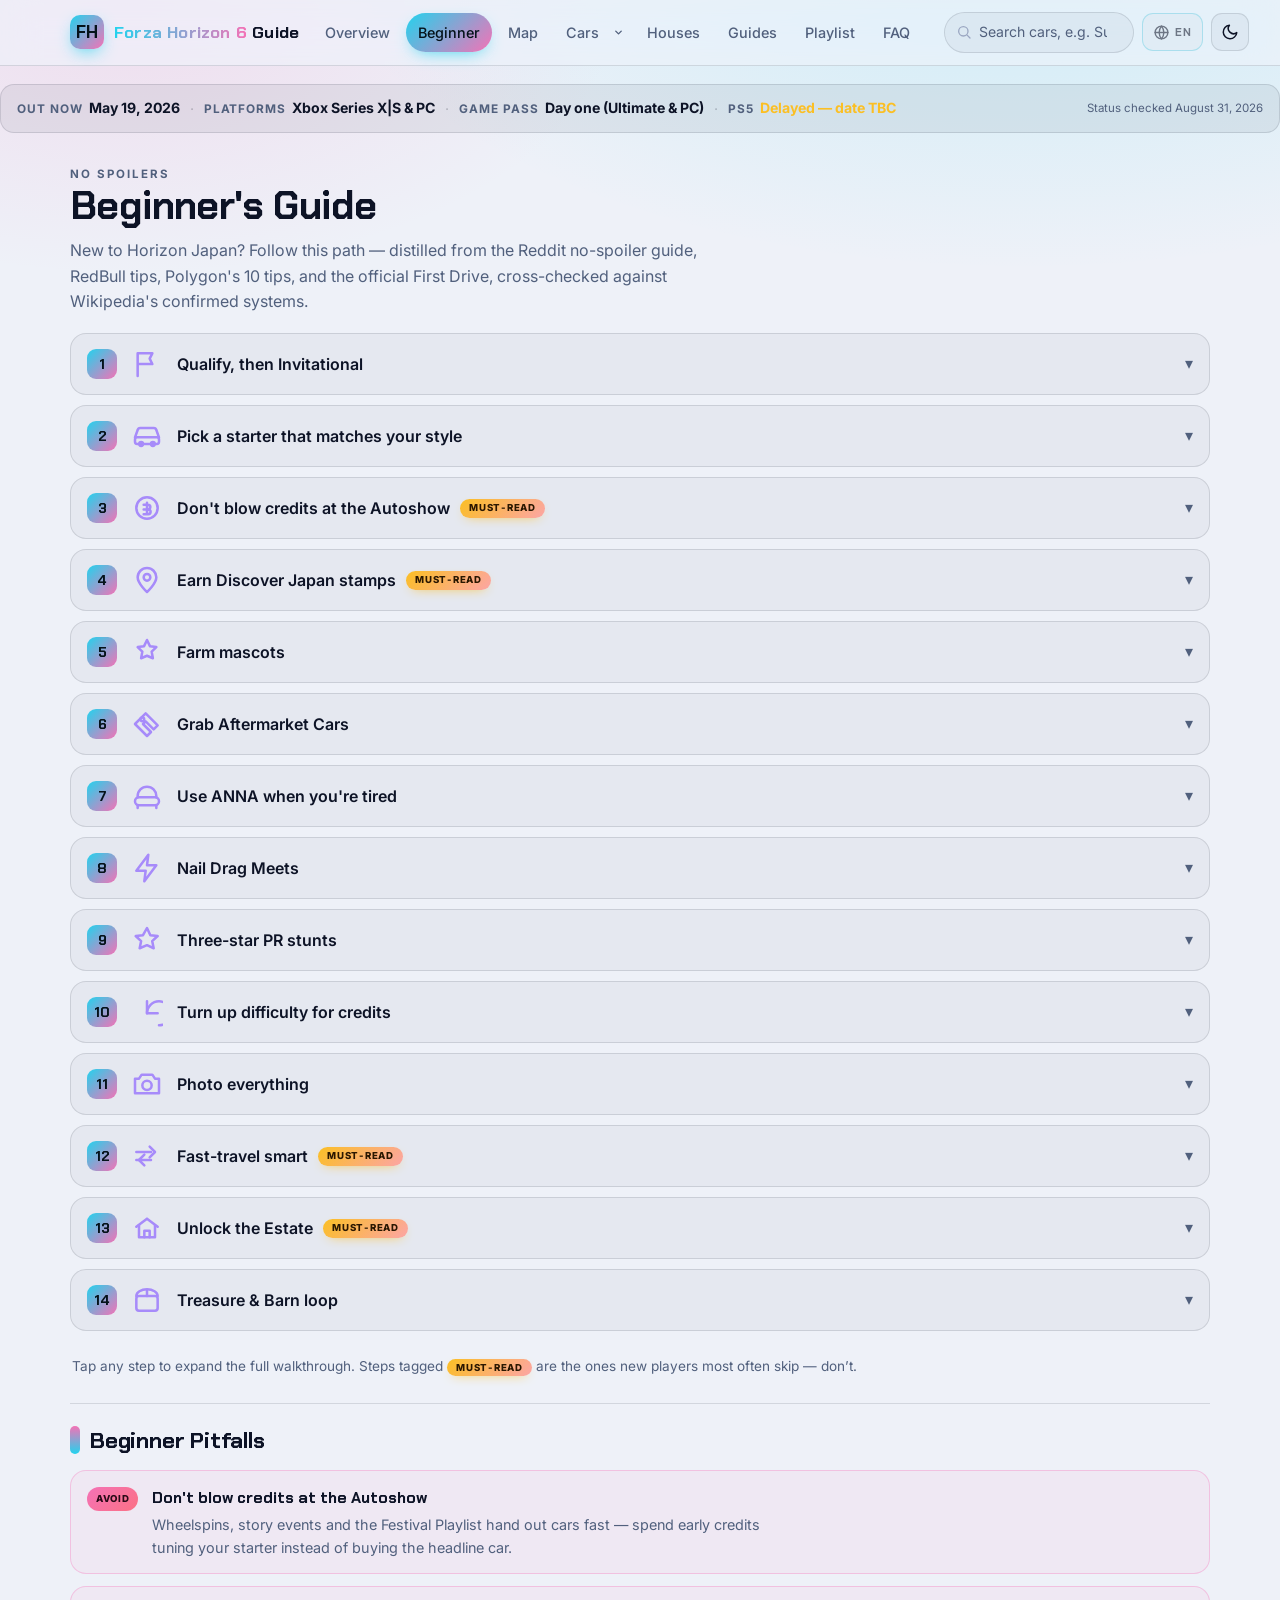
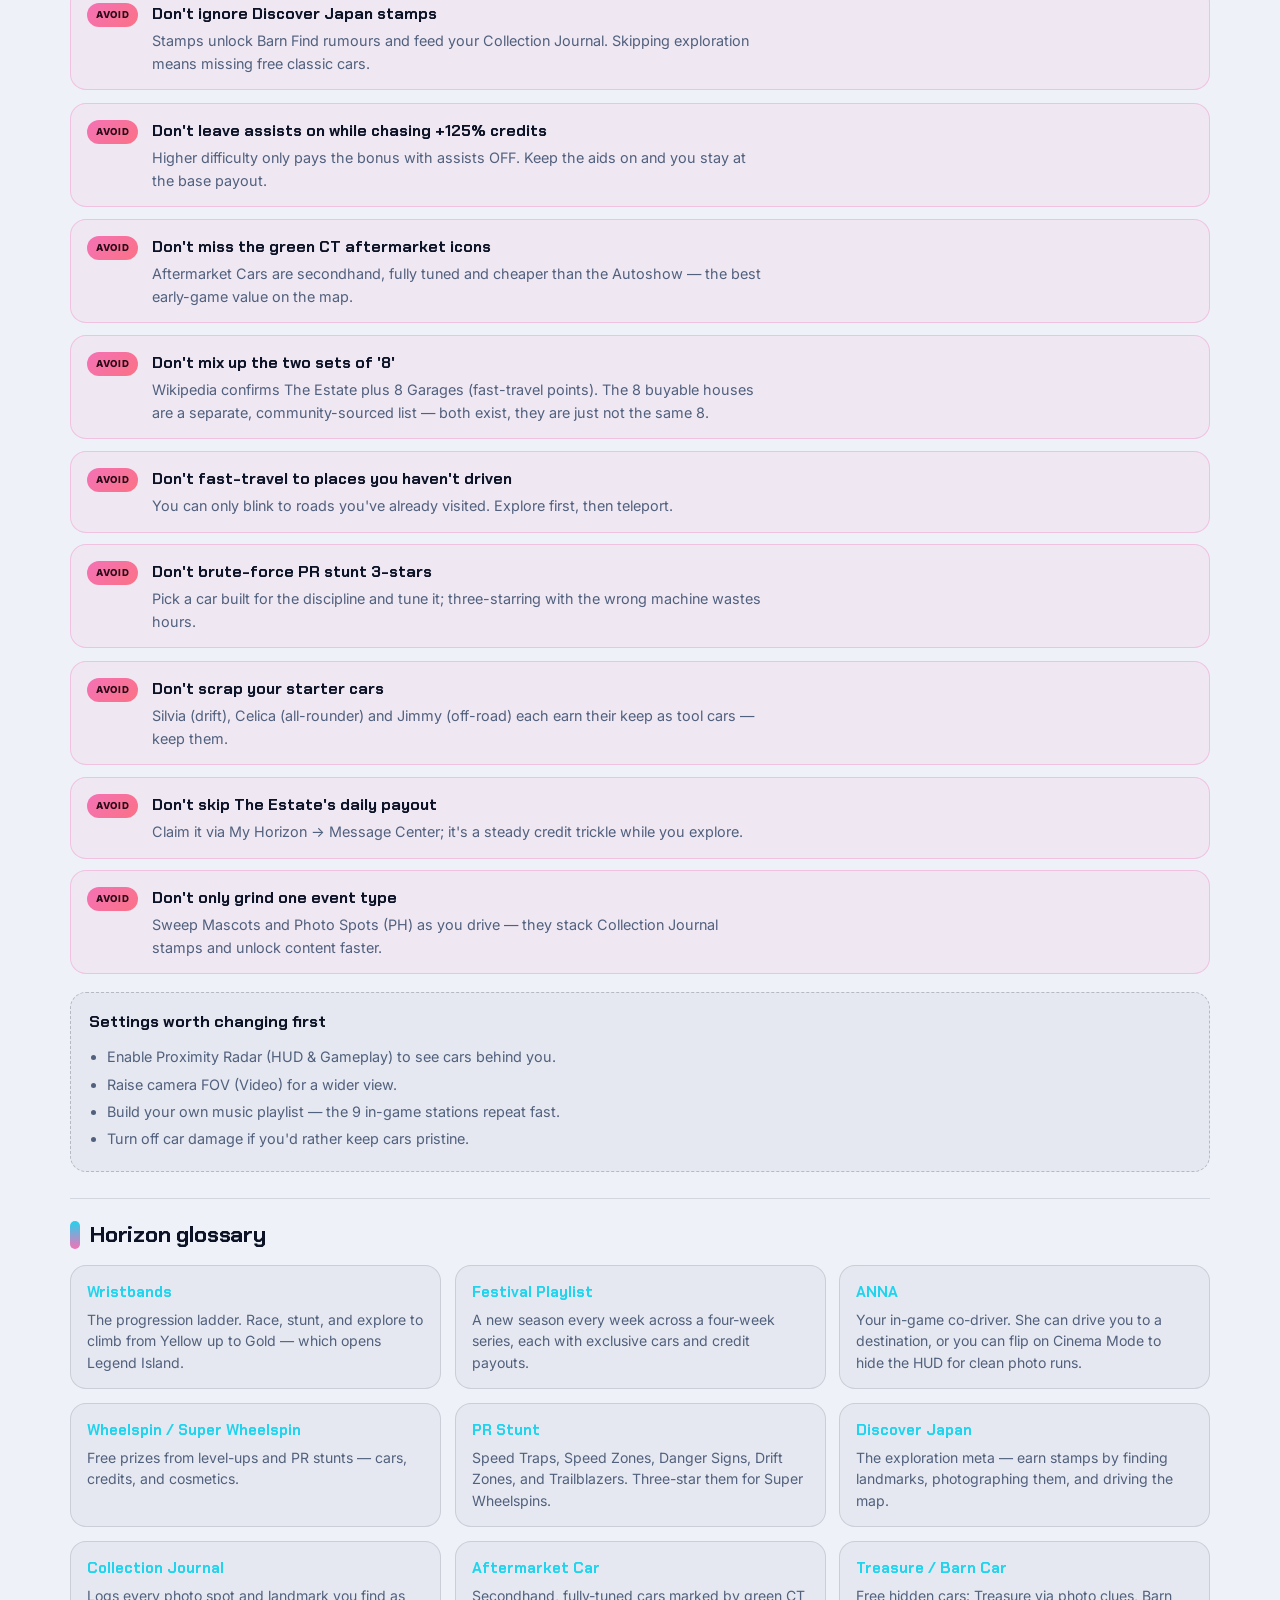
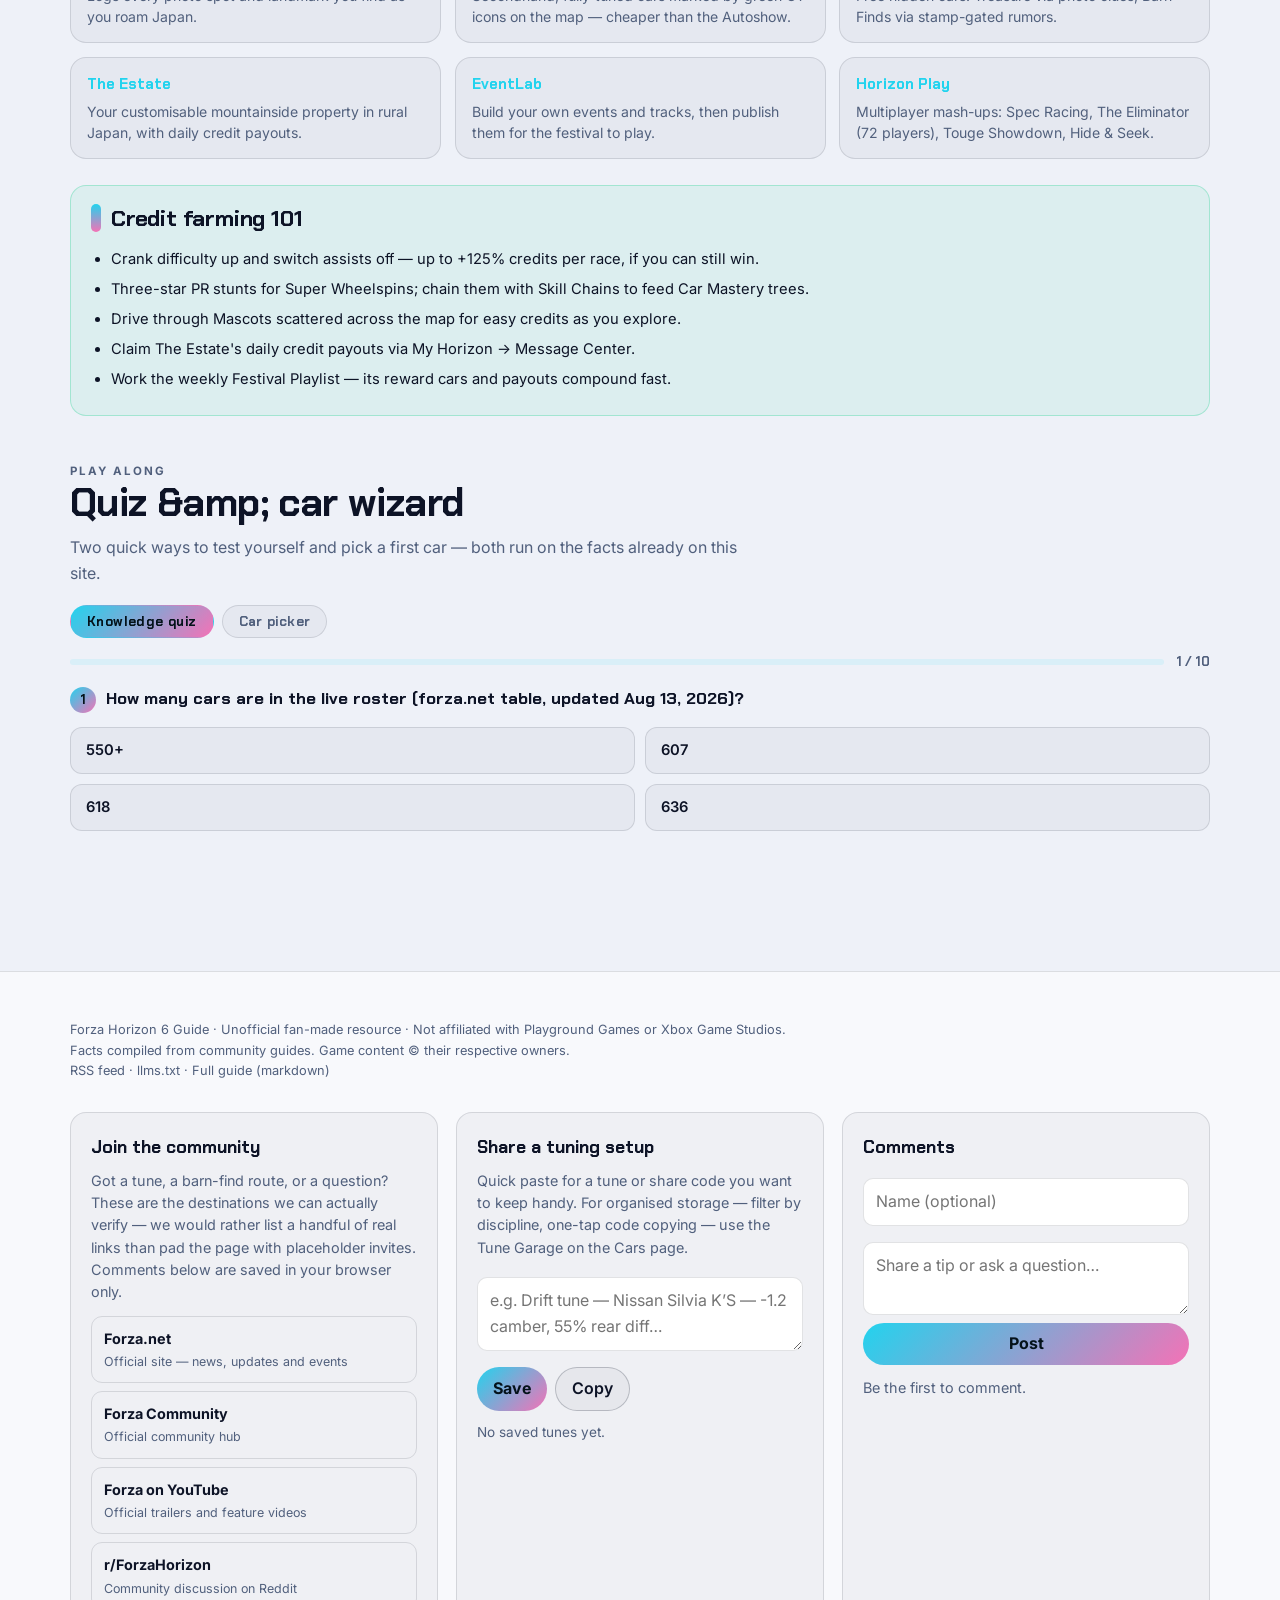
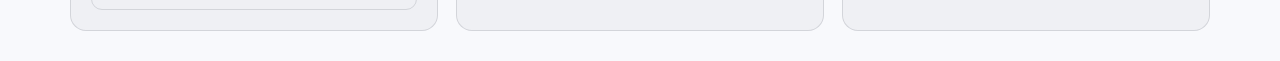
<file: beginner/index.html>
<!DOCTYPE html>
<html lang="en" data-theme="dark">
<head>
  <meta charset="UTF-8" />
  <meta name="viewport" content="width=device-width, initial-scale=1.0" />
  <title>Beginner&#39;s Guide — Path to Horizon Legend — Forza Horizon 6 Guide</title>
  <meta name="description" content="A 14-step beginner&#39;s path to Horizon Legend in Forza Horizon 6 — from the Horizon Qualifiers to the Estate, barn finds and the Festival Playlist." />
  <meta name="author" content="Forza Horizon 6 Guide" />
  <meta name="theme-color" content="#080b16" />
  <meta name="color-scheme" content="dark light" />
  <meta name="robots" content="index, follow, max-image-preview:large, max-snippet:-1, max-video-preview:-1" />
  <meta name="rating" content="general" />
  <link rel="canonical" href="https://www.forza-horizon-6.com/beginner/" />

  <!-- Open Graph -->
  <meta property="og:type" content="website" />
  <meta property="og:site_name" content="Forza Horizon 6 Guide" />
  <meta property="og:title" content="Beginner&#39;s Guide — Path to Horizon Legend — Forza Horizon 6 Guide" />
  <meta property="og:description" content="A 14-step beginner&#39;s path to Horizon Legend in Forza Horizon 6 — from the Horizon Qualifiers to the Estate, barn finds and the Festival Playlist." />
  <meta property="og:locale" content="en_US" />
  <meta property="og:url" content="https://www.forza-horizon-6.com/beginner/" />
  <meta property="og:image" content="https://www.forza-horizon-6.com/assets/img/og.png" />
  <meta property="og:image:width" content="1200" />
  <meta property="og:image:height" content="630" />
  <meta property="og:image:alt" content="Forza Horizon 6 Guide — Horizon Japan: cars, barn finds, treasure cars, map and beginner's path." />
  <meta property="article:section" content="Gaming" />
  <meta property="article:tag" content="Forza Horizon 6" />

  <!-- Twitter -->
  <meta name="twitter:card" content="summary_large_image" />
  <meta name="twitter:title" content="Beginner&#39;s Guide — Path to Horizon Legend — Forza Horizon 6 Guide" />
  <meta name="twitter:description" content="A 14-step beginner&#39;s path to Horizon Legend in Forza Horizon 6 — from the Horizon Qualifiers to the Estate, barn finds and the Festival Playlist." />
  <meta name="twitter:image" content="https://www.forza-horizon-6.com/assets/img/og.png" />

  <!-- GEO: expose clean markdown for generative engines -->
  <link rel="alternate" type="text/markdown" href="/llms.txt" title="Forza Horizon 6 Guide (LLM index)" />

  <!-- RSS feed for readers & AI agents -->
  <link rel="alternate" type="application/rss+xml" title="Forza Horizon 6 Guide RSS" href="/rss.xml" />

  <!-- Google AdSense (auto ads) -->
  <script async src="https://pagead2.googlesyndication.com/pagead/js/adsbygoogle.js?client=ca-pub-1113040288823837"
     crossorigin="anonymous"></script>

  <!-- Structured data (generated by gen_seo.js from data.js) -->
  <script type="application/ld+json">
{
  "@context": "https://schema.org",
  "@graph": [
    {
      "@type": "WebSite",
      "@id": "https://www.forza-horizon-6.com/#website",
      "name": "Forza Horizon 6 Guide",
      "url": "https://www.forza-horizon-6.com/",
      "inLanguage": "en",
      "description": "Forza Horizon 6 lands in a fictionalised Japan with the biggest map the series has ever built — 636 cars in the live roster today (550+ at launch). This guide covers the car list, Car Pass and DLC packs, barn finds, treasure cars, the Estate, the interactive Japan map, and a beginner path to Horizon Legend — with sources noted for everything.",
      "publisher": {
        "@type": "Organization",
        "name": "Forza Horizon 6 Guide (fan project)"
      }
    },
    {
      "@type": "CollectionPage",
      "@id": "https://www.forza-horizon-6.com/#guide",
      "name": "Forza Horizon 6 Guide",
      "url": "https://www.forza-horizon-6.com/",
      "inLanguage": "en",
      "isPartOf": {
        "@id": "https://www.forza-horizon-6.com/#website"
      },
      "about": {
        "@type": "VideoGame",
        "name": "Forza Horizon 6",
        "genre": [
          "Racing",
          "Open-world"
        ],
        "gamePlatform": [
          "Xbox Series X|S",
          "PC",
          "PlayStation 5"
        ],
        "author": {
          "@type": "Organization",
          "name": "Playground Games (with Turn 10 Studios)"
        },
        "publisher": {
          "@type": "Organization",
          "name": "Xbox Game Studios"
        },
        "datePublished": "2026-05-19",
        "description": "Forza Horizon 6 is a racing video game developed by Playground Games with Turn 10 Studios and published by Xbox Game Studios, set in a fictionalised Japan with the largest open-world map in the series.",
        "aggregateRating": {
          "@type": "AggregateRating",
          "ratingValue": "90",
          "bestRating": "100",
          "worstRating": "0",
          "ratingCount": "142",
          "reviewCount": "142"
        },
        "review": [
          {
            "@type": "Review",
            "author": {
              "@type": "Organization",
              "name": "IGN"
            },
            "reviewRating": {
              "@type": "Rating",
              "ratingValue": "10/10",
              "bestRating": "10",
              "worstRating": "0"
            }
          },
          {
            "@type": "Review",
            "author": {
              "@type": "Organization",
              "name": "Eurogamer"
            },
            "reviewRating": {
              "@type": "Rating",
              "ratingValue": "5/5",
              "bestRating": "5",
              "worstRating": "0"
            }
          },
          {
            "@type": "Review",
            "author": {
              "@type": "Organization",
              "name": "Giant Bomb"
            },
            "reviewRating": {
              "@type": "Rating",
              "ratingValue": "5/5",
              "bestRating": "5",
              "worstRating": "0"
            }
          },
          {
            "@type": "Review",
            "author": {
              "@type": "Organization",
              "name": "Video Games Chronicle"
            },
            "reviewRating": {
              "@type": "Rating",
              "ratingValue": "5/5",
              "bestRating": "5",
              "worstRating": "0"
            }
          },
          {
            "@type": "Review",
            "author": {
              "@type": "Organization",
              "name": "Game Informer"
            },
            "reviewRating": {
              "@type": "Rating",
              "ratingValue": "9.25/10",
              "bestRating": "10",
              "worstRating": "0"
            }
          },
          {
            "@type": "Review",
            "author": {
              "@type": "Organization",
              "name": "Destructoid"
            },
            "reviewRating": {
              "@type": "Rating",
              "ratingValue": "9/10",
              "bestRating": "10",
              "worstRating": "0"
            }
          },
          {
            "@type": "Review",
            "author": {
              "@type": "Organization",
              "name": "PCGamesN"
            },
            "reviewRating": {
              "@type": "Rating",
              "ratingValue": "9/10",
              "bestRating": "10",
              "worstRating": "0"
            }
          },
          {
            "@type": "Review",
            "author": {
              "@type": "Organization",
              "name": "Shacknews"
            },
            "reviewRating": {
              "@type": "Rating",
              "ratingValue": "9/10",
              "bestRating": "10",
              "worstRating": "0"
            }
          },
          {
            "@type": "Review",
            "author": {
              "@type": "Organization",
              "name": "Pure Xbox"
            },
            "reviewRating": {
              "@type": "Rating",
              "ratingValue": "9/10",
              "bestRating": "10",
              "worstRating": "0"
            }
          },
          {
            "@type": "Review",
            "author": {
              "@type": "Organization",
              "name": "Hardcore Gamer"
            },
            "reviewRating": {
              "@type": "Rating",
              "ratingValue": "4.5/5",
              "bestRating": "5",
              "worstRating": "0"
            }
          },
          {
            "@type": "Review",
            "author": {
              "@type": "Organization",
              "name": "TechRadar"
            },
            "reviewRating": {
              "@type": "Rating",
              "ratingValue": "4.5/5",
              "bestRating": "5",
              "worstRating": "0"
            }
          },
          {
            "@type": "Review",
            "author": {
              "@type": "Organization",
              "name": "GamesRadar+"
            },
            "reviewRating": {
              "@type": "Rating",
              "ratingValue": "4/5",
              "bestRating": "5",
              "worstRating": "0"
            }
          },
          {
            "@type": "Review",
            "author": {
              "@type": "Organization",
              "name": "GameSpot"
            },
            "reviewRating": {
              "@type": "Rating",
              "ratingValue": "8/10",
              "bestRating": "10",
              "worstRating": "0"
            }
          },
          {
            "@type": "Review",
            "author": {
              "@type": "Organization",
              "name": "PC Gamer (US)"
            },
            "reviewRating": {
              "@type": "Rating",
              "ratingValue": "84/100",
              "bestRating": "10",
              "worstRating": "0"
            }
          }
        ]
      }
    },
    {
      "@type": "ItemList",
      "@id": "https://www.forza-horizon-6.com/#cars",
      "name": "Forza Horizon 6 car list (confirmed & community-sourced)",
      "description": "Cars available in Forza Horizon 6 — cover car, cross-title loyalty rewards, starters, prologue cars, event rewards, and a roster sample. 636 in the live roster (550+ at launch, as of Aug 13, 2026) cars at launch.",
      "numberOfItems": 98,
      "itemListElement": [
        {
          "@type": "ListItem",
          "position": 1,
          "item": {
            "@type": "Car",
            "name": "2025 Toyota GR GT Prototype",
            "vehicleModelDate": "2025",
            "category": "Car",
            "description": "Cover car. Headline machine on the FH6 key art, with Mount Fuji and Tokyo behind it [WIKI]."
          }
        },
        {
          "@type": "ListItem",
          "position": 2,
          "item": {
            "@type": "Car",
            "name": "2025 Toyota Land Cruiser 250",
            "vehicleModelDate": "2025",
            "category": "Car",
            "description": "Cover car. The second cover car in the reveal key art, alongside the GR GT Prototype [Forza FAQ / WIKI]. The 250-series Land Cruiser."
          }
        },
        {
          "@type": "ListItem",
          "position": 3,
          "item": {
            "@type": "Car",
            "name": "2021 Mercedes-AMG One",
            "vehicleModelDate": "2021",
            "category": "Car",
            "description": "Loyalty (FH5). Returning reward for playing Forza Horizon 5 [WIKI]."
          }
        },
        {
          "@type": "ListItem",
          "position": 4,
          "item": {
            "@type": "Car",
            "name": "2016 Aston Martin Vulcan",
            "vehicleModelDate": "2016",
            "category": "Car",
            "description": "Loyalty (FH4). Returning reward for playing Forza Horizon 4 [WIKI]."
          }
        },
        {
          "@type": "ListItem",
          "position": 5,
          "item": {
            "@type": "Car",
            "name": "2016 Lamborghini Centenario LP 770-4",
            "vehicleModelDate": "2016",
            "category": "Car",
            "description": "Loyalty (FH3). Returning reward for playing Forza Horizon 3 [WIKI]."
          }
        },
        {
          "@type": "ListItem",
          "position": 6,
          "item": {
            "@type": "Car",
            "name": "2014 Lamborghini Huracán LP 610-4",
            "vehicleModelDate": "2014",
            "category": "Car",
            "description": "Loyalty (FH2). Returning reward for playing Forza Horizon 2 [WIKI]."
          }
        },
        {
          "@type": "ListItem",
          "position": 7,
          "item": {
            "@type": "Car",
            "name": "2013 Dodge SRT Viper GTS",
            "vehicleModelDate": "2013",
            "category": "Car",
            "description": "Loyalty (FH1). Returning reward for playing Forza Horizon 1 [WIKI]."
          }
        },
        {
          "@type": "ListItem",
          "position": 8,
          "item": {
            "@type": "Car",
            "name": "2024 Chevrolet Corvette E-Ray",
            "vehicleModelDate": "2024",
            "category": "Car",
            "description": "Loyalty (Motorsport). Returning reward for Forza Motorsport (2023) [WIKI]."
          }
        },
        {
          "@type": "ListItem",
          "position": 9,
          "item": {
            "@type": "Car",
            "name": "1989 Nissan Silvia K'S",
            "vehicleModelDate": "1989",
            "category": "Car",
            "description": "Drift-friendly. Great for learning Touge and drift zones."
          }
        },
        {
          "@type": "ListItem",
          "position": 10,
          "item": {
            "@type": "Car",
            "name": "1994 Toyota Celica GT-Four ST205",
            "vehicleModelDate": "1994",
            "category": "Car",
            "description": "All-rounder. Balanced for mixed road and light off-road."
          }
        },
        {
          "@type": "ListItem",
          "position": 11,
          "item": {
            "@type": "Car",
            "name": "1970 GMC Jimmy",
            "vehicleModelDate": "1970",
            "category": "Car",
            "description": "Off-road. Heavy on tarmac, strong in the northern mountains."
          }
        },
        {
          "@type": "ListItem",
          "position": 12,
          "item": {
            "@type": "Car",
            "name": "2024 Nissan GT-R Nismo",
            "vehicleModelDate": "2024",
            "category": "Car",
            "description": "Prologue. Driven through the Hokubu fields at the very start."
          }
        },
        {
          "@type": "ListItem",
          "position": 13,
          "item": {
            "@type": "Car",
            "name": "2021 RJ Anderson #37 Polaris RZR Pro 4 Truck",
            "vehicleModelDate": "2021",
            "category": "Car",
            "description": "Prologue. Snow-circuit opener."
          }
        },
        {
          "@type": "ListItem",
          "position": 14,
          "item": {
            "@type": "Car",
            "name": "1995 Porsche 911 GT2",
            "vehicleModelDate": "1995",
            "category": "Car",
            "description": "Prologue. "
          }
        },
        {
          "@type": "ListItem",
          "position": 15,
          "item": {
            "@type": "Car",
            "name": "Mazda RX-7 Type R",
            "category": "Car",
            "description": "Prologue. "
          }
        },
        {
          "@type": "ListItem",
          "position": 16,
          "item": {
            "@type": "Car",
            "name": "2023 BMW M2",
            "vehicleModelDate": "2023",
            "category": "Car",
            "description": "Prologue. "
          }
        },
        {
          "@type": "ListItem",
          "position": 17,
          "item": {
            "@type": "Car",
            "name": "2020 Toyota GR Supra",
            "vehicleModelDate": "2020",
            "category": "Car",
            "description": "Prologue. "
          }
        },
        {
          "@type": "ListItem",
          "position": 18,
          "item": {
            "@type": "Car",
            "name": "2022 Toyota GR86",
            "vehicleModelDate": "2022",
            "category": "Car",
            "description": ""
          }
        },
        {
          "@type": "ListItem",
          "position": 19,
          "item": {
            "@type": "Car",
            "name": "2001 Mitsubishi Lancer Evolution VI GSR TM Edition",
            "vehicleModelDate": "2001",
            "category": "Car",
            "description": ""
          }
        },
        {
          "@type": "ListItem",
          "position": 20,
          "item": {
            "@type": "Car",
            "name": "2024 Ram 1500 TRX",
            "vehicleModelDate": "2024",
            "category": "Car",
            "description": ""
          }
        },
        {
          "@type": "ListItem",
          "position": 21,
          "item": {
            "@type": "Car",
            "name": "Aston Martin Vulcan",
            "category": "Car",
            "description": "Loyalty reward. Forza Loyalty reward if you played earlier titles."
          }
        },
        {
          "@type": "ListItem",
          "position": 22,
          "item": {
            "@type": "Car",
            "name": "Ford RS200",
            "category": "Car",
            "description": "Wristband event. Pier Pressure — Tokyo docks."
          }
        },
        {
          "@type": "ListItem",
          "position": 23,
          "item": {
            "@type": "Car",
            "name": "Lotus Exige WTAC",
            "category": "Car",
            "description": "Road Racing. "
          }
        },
        {
          "@type": "ListItem",
          "position": 24,
          "item": {
            "@type": "Car",
            "name": "Subaru Impreza",
            "category": "Car",
            "description": "Sekibe Scramble. "
          }
        },
        {
          "@type": "ListItem",
          "position": 25,
          "item": {
            "@type": "Car",
            "name": "Mitsubishi Lancer Evo",
            "category": "Car",
            "description": "Sekibe Scramble. "
          }
        },
        {
          "@type": "ListItem",
          "position": 26,
          "item": {
            "@type": "Car",
            "name": "Lamborghini Huracán Sterrato",
            "category": "Car",
            "description": "Dirt Racing max. "
          }
        },
        {
          "@type": "ListItem",
          "position": 27,
          "item": {
            "@type": "Car",
            "name": "Mini JCW Buggy",
            "category": "Car",
            "description": "Cross Country. "
          }
        },
        {
          "@type": "ListItem",
          "position": 28,
          "item": {
            "@type": "Car",
            "name": "GMA T.50",
            "category": "Car",
            "description": "Speed Traps. "
          }
        },
        {
          "@type": "ListItem",
          "position": 29,
          "item": {
            "@type": "Car",
            "name": "Porsche 911 GT3 RS '12",
            "category": "Car",
            "description": "Speed Zones. "
          }
        },
        {
          "@type": "ListItem",
          "position": 30,
          "item": {
            "@type": "Car",
            "name": "M12S Warthog CST",
            "category": "Car",
            "description": "Danger Signs. "
          }
        },
        {
          "@type": "ListItem",
          "position": 31,
          "item": {
            "@type": "Car",
            "name": "Mazda RX-8 #99",
            "category": "Car",
            "description": "Drift Zones. "
          }
        },
        {
          "@type": "ListItem",
          "position": 32,
          "item": {
            "@type": "Car",
            "name": "Mercedes-Benz G 65",
            "category": "Car",
            "description": "Trailblazers. "
          }
        },
        {
          "@type": "ListItem",
          "position": 33,
          "item": {
            "@type": "Car",
            "name": "Lexus LFA FE",
            "category": "Car",
            "description": "Street / Touge ultimate. "
          }
        },
        {
          "@type": "ListItem",
          "position": 34,
          "item": {
            "@type": "Car",
            "name": "Honda NSX-R '05",
            "category": "Car",
            "description": "Regional Mascots. "
          }
        },
        {
          "@type": "ListItem",
          "position": 35,
          "item": {
            "@type": "Car",
            "name": "Audi R8 '13",
            "category": "Car",
            "description": "Day Trips. "
          }
        },
        {
          "@type": "ListItem",
          "position": 36,
          "item": {
            "@type": "Car",
            "name": "Nissan 240 #777",
            "category": "Car",
            "description": "Drift Club Japan. "
          }
        },
        {
          "@type": "ListItem",
          "position": 37,
          "item": {
            "@type": "Car",
            "name": "Honda Civic '84",
            "category": "Car",
            "description": "Moto Auto Zine. "
          }
        },
        {
          "@type": "ListItem",
          "position": 38,
          "item": {
            "@type": "Car",
            "name": "Toyota GR86 \"86 Stories\"",
            "category": "Car",
            "description": "Yuji's Auto. "
          }
        },
        {
          "@type": "ListItem",
          "position": 39,
          "item": {
            "@type": "Car",
            "name": "Porsche 918",
            "category": "Car",
            "description": "Horizon Play. "
          }
        },
        {
          "@type": "ListItem",
          "position": 40,
          "item": {
            "@type": "Car",
            "name": "Porsche Cayman GT4 RS",
            "category": "Car",
            "description": "Road Rivals. "
          }
        },
        {
          "@type": "ListItem",
          "position": 41,
          "item": {
            "@type": "Car",
            "name": "Opel Manta 400",
            "category": "Car",
            "description": "Dirt Rivals. "
          }
        },
        {
          "@type": "ListItem",
          "position": 42,
          "item": {
            "@type": "Car",
            "name": "#37 Pro 2 Truck",
            "category": "Car",
            "description": "Cross Country Rivals. "
          }
        },
        {
          "@type": "ListItem",
          "position": 43,
          "item": {
            "@type": "Car",
            "name": "Subaru Vivio FE",
            "category": "Car",
            "description": "Horizon Life. "
          }
        },
        {
          "@type": "ListItem",
          "position": 44,
          "item": {
            "@type": "Car",
            "name": "Nissan Nismo GT-R '24",
            "category": "Car",
            "description": "Touge & Street Rivals. "
          }
        },
        {
          "@type": "ListItem",
          "position": 45,
          "item": {
            "@type": "Car",
            "name": "Koenigsegg Agera RS",
            "category": "Car",
            "description": "Explore Japan landmark. "
          }
        },
        {
          "@type": "ListItem",
          "position": 46,
          "item": {
            "@type": "Car",
            "name": "1969 Toyota 2000GT",
            "vehicleModelDate": "1969",
            "category": "Car",
            "description": ""
          }
        },
        {
          "@type": "ListItem",
          "position": 47,
          "item": {
            "@type": "Car",
            "name": "1964 Ferrari 250 GTO",
            "vehicleModelDate": "1964",
            "category": "Car",
            "description": ""
          }
        },
        {
          "@type": "ListItem",
          "position": 48,
          "item": {
            "@type": "Car",
            "name": "1954 Mercedes-Benz 300SL",
            "vehicleModelDate": "1954",
            "category": "Car",
            "description": ""
          }
        },
        {
          "@type": "ListItem",
          "position": 49,
          "item": {
            "@type": "Car",
            "name": "1994 Ferrari 355 Berlinetta",
            "vehicleModelDate": "1994",
            "category": "Car",
            "description": ""
          }
        },
        {
          "@type": "ListItem",
          "position": 50,
          "item": {
            "@type": "Car",
            "name": "1991 Ferrari 512 TR",
            "vehicleModelDate": "1991",
            "category": "Car",
            "description": ""
          }
        },
        {
          "@type": "ListItem",
          "position": 51,
          "item": {
            "@type": "Car",
            "name": "1973 Porsche 911 Carrera RS",
            "vehicleModelDate": "1973",
            "category": "Car",
            "description": ""
          }
        },
        {
          "@type": "ListItem",
          "position": 52,
          "item": {
            "@type": "Car",
            "name": "1995 Porsche 911 GT2",
            "vehicleModelDate": "1995",
            "category": "Car",
            "description": ""
          }
        },
        {
          "@type": "ListItem",
          "position": 53,
          "item": {
            "@type": "Car",
            "name": "2004 Porsche 996 GT3",
            "vehicleModelDate": "2004",
            "category": "Car",
            "description": ""
          }
        },
        {
          "@type": "ListItem",
          "position": 54,
          "item": {
            "@type": "Car",
            "name": "1982 Porsche 911 Turbo",
            "vehicleModelDate": "1982",
            "category": "Car",
            "description": ""
          }
        },
        {
          "@type": "ListItem",
          "position": 55,
          "item": {
            "@type": "Car",
            "name": "1989 Porsche 944 Turbo",
            "vehicleModelDate": "1989",
            "category": "Car",
            "description": ""
          }
        },
        {
          "@type": "ListItem",
          "position": 56,
          "item": {
            "@type": "Car",
            "name": "2024 Nissan Nissan GT-R Nismo",
            "vehicleModelDate": "2024",
            "category": "Car",
            "description": "Track Toys. "
          }
        },
        {
          "@type": "ListItem",
          "position": 57,
          "item": {
            "@type": "Car",
            "name": "2017 Nissan Nissan GT-R (R35)",
            "vehicleModelDate": "2017",
            "category": "Car",
            "description": "Modern Supercars. "
          }
        },
        {
          "@type": "ListItem",
          "position": 58,
          "item": {
            "@type": "Car",
            "name": "1990 Nissan Nissan #12 Skyline GT-R (BNR32 Gr.A) JTC",
            "vehicleModelDate": "1990",
            "category": "Car",
            "description": "Retro Racers. "
          }
        },
        {
          "@type": "ListItem",
          "position": 59,
          "item": {
            "@type": "Car",
            "name": "1998 Nissan Nissan #23 Pennzoil NISMO Skyline GT-R",
            "vehicleModelDate": "1998",
            "category": "Car",
            "description": "Retro Racers. "
          }
        },
        {
          "@type": "ListItem",
          "position": 60,
          "item": {
            "@type": "Car",
            "name": "2020 Toyota Toyota GR Supra",
            "vehicleModelDate": "2020",
            "category": "Car",
            "description": "Modern Sports Cars. "
          }
        },
        {
          "@type": "ListItem",
          "position": 61,
          "item": {
            "@type": "Car",
            "name": "2005 Honda Honda NSX-R GT",
            "vehicleModelDate": "2005",
            "category": "Car",
            "description": "Retro Sports Cars. "
          }
        },
        {
          "@type": "ListItem",
          "position": 62,
          "item": {
            "@type": "Car",
            "name": "2023 Honda Honda Civic Type R",
            "vehicleModelDate": "2023",
            "category": "Car",
            "description": "Super Hot Hatch. "
          }
        },
        {
          "@type": "ListItem",
          "position": 63,
          "item": {
            "@type": "Car",
            "name": "2003 Honda Honda S2000",
            "vehicleModelDate": "2003",
            "category": "Car",
            "description": "Modern Sports Cars. "
          }
        },
        {
          "@type": "ListItem",
          "position": 64,
          "item": {
            "@type": "Car",
            "name": "1991 Mazda Mazda #55 Mazda 787B",
            "vehicleModelDate": "1991",
            "category": "Car",
            "description": "Retro Racers. "
          }
        },
        {
          "@type": "ListItem",
          "position": 65,
          "item": {
            "@type": "Car",
            "name": "1994 Mazda Mazda MX-5 Miata",
            "vehicleModelDate": "1994",
            "category": "Car",
            "description": "Retro Sports Cars. "
          }
        },
        {
          "@type": "ListItem",
          "position": 66,
          "item": {
            "@type": "Car",
            "name": "1992 Mazda Mazda RX-7 Type R",
            "vehicleModelDate": "1992",
            "category": "Car",
            "description": "Retro Sports Cars. "
          }
        },
        {
          "@type": "ListItem",
          "position": 67,
          "item": {
            "@type": "Car",
            "name": "2004 Mitsubishi Mitsubishi Lancer Evolution VIII MR",
            "vehicleModelDate": "2004",
            "category": "Car",
            "description": "Modern Rally. "
          }
        },
        {
          "@type": "ListItem",
          "position": 68,
          "item": {
            "@type": "Car",
            "name": "1998 Subaru Subaru Impreza 22B-STi Version",
            "vehicleModelDate": "1998",
            "category": "Car",
            "description": "Retro Rally. "
          }
        },
        {
          "@type": "ListItem",
          "position": 69,
          "item": {
            "@type": "Car",
            "name": "2018 Subaru Subaru WRX STI ARX Supercar",
            "vehicleModelDate": "2018",
            "category": "Car",
            "description": "Rally Monsters. "
          }
        },
        {
          "@type": "ListItem",
          "position": 70,
          "item": {
            "@type": "Car",
            "name": "2021 Rimac Rimac Nevera",
            "vehicleModelDate": "2021",
            "category": "Car",
            "description": "Hypercars. "
          }
        },
        {
          "@type": "ListItem",
          "position": 71,
          "item": {
            "@type": "Car",
            "name": "2024 Koenigsegg Koenigsegg Gemera",
            "vehicleModelDate": "2024",
            "category": "Car",
            "description": "Hypercars. "
          }
        },
        {
          "@type": "ListItem",
          "position": 72,
          "item": {
            "@type": "Car",
            "name": "2020 Koenigsegg Koenigsegg Jesko",
            "vehicleModelDate": "2020",
            "category": "Car",
            "description": "Hypercars. "
          }
        },
        {
          "@type": "ListItem",
          "position": 73,
          "item": {
            "@type": "Car",
            "name": "2015 Koenigsegg Koenigsegg One:1",
            "vehicleModelDate": "2015",
            "category": "Car",
            "description": "Hypercars. "
          }
        },
        {
          "@type": "ListItem",
          "position": 74,
          "item": {
            "@type": "Car",
            "name": "2017 Koenigsegg Koenigsegg Agera RS",
            "vehicleModelDate": "2017",
            "category": "Car",
            "description": "Hypercars. "
          }
        },
        {
          "@type": "ListItem",
          "position": 75,
          "item": {
            "@type": "Car",
            "name": "2016 Koenigsegg Koenigsegg Regera",
            "vehicleModelDate": "2016",
            "category": "Car",
            "description": "Hypercars. "
          }
        },
        {
          "@type": "ListItem",
          "position": 76,
          "item": {
            "@type": "Car",
            "name": "2014 Porsche Porsche 918 Spyder",
            "vehicleModelDate": "2014",
            "category": "Car",
            "description": "Hypercars. "
          }
        },
        {
          "@type": "ListItem",
          "position": 77,
          "item": {
            "@type": "Car",
            "name": "2013 Ferrari Ferrari LaFerrari",
            "vehicleModelDate": "2013",
            "category": "Car",
            "description": "Hypercars. "
          }
        },
        {
          "@type": "ListItem",
          "position": 78,
          "item": {
            "@type": "Car",
            "name": "2016 Pagani Pagani Huayra BC Coupe",
            "vehicleModelDate": "2016",
            "category": "Car",
            "description": "Hypercars. "
          }
        },
        {
          "@type": "ListItem",
          "position": 79,
          "item": {
            "@type": "Car",
            "name": "2013 McLaren McLaren P1",
            "vehicleModelDate": "2013",
            "category": "Car",
            "description": "Hypercars. "
          }
        },
        {
          "@type": "ListItem",
          "position": 80,
          "item": {
            "@type": "Car",
            "name": "2012 Hennessey Hennessey Venom GT",
            "vehicleModelDate": "2012",
            "category": "Car",
            "description": "Hypercars. "
          }
        },
        {
          "@type": "ListItem",
          "position": 81,
          "item": {
            "@type": "Car",
            "name": "2019 McLaren McLaren Speedtail",
            "vehicleModelDate": "2019",
            "category": "Car",
            "description": "Hypercars. "
          }
        },
        {
          "@type": "ListItem",
          "position": 82,
          "item": {
            "@type": "Car",
            "name": "2021 Pagani Pagani Huayra R",
            "vehicleModelDate": "2021",
            "category": "Car",
            "description": "Extreme Track Toys. "
          }
        },
        {
          "@type": "ListItem",
          "position": 83,
          "item": {
            "@type": "Car",
            "name": "2009 Pagani Pagani Zonda R",
            "vehicleModelDate": "2009",
            "category": "Car",
            "description": "Extreme Track Toys. "
          }
        },
        {
          "@type": "ListItem",
          "position": 84,
          "item": {
            "@type": "Car",
            "name": "2008 Koenigsegg Koenigsegg CCGT",
            "vehicleModelDate": "2008",
            "category": "Car",
            "description": "Extreme Track Toys. "
          }
        },
        {
          "@type": "ListItem",
          "position": 85,
          "item": {
            "@type": "Car",
            "name": "2015 Chevrolet Chevrolet Corvette Z06",
            "vehicleModelDate": "2015",
            "category": "Car",
            "description": "Modern Muscle. "
          }
        },
        {
          "@type": "ListItem",
          "position": 86,
          "item": {
            "@type": "Car",
            "name": "2020 Ford Ford Mustang Shelby GT500",
            "vehicleModelDate": "2020",
            "category": "Car",
            "description": "Modern Muscle. "
          }
        },
        {
          "@type": "ListItem",
          "position": 87,
          "item": {
            "@type": "Car",
            "name": "2021 BMW BMW M4 Competition Coupé Welcome Pack",
            "vehicleModelDate": "2021",
            "category": "Car",
            "description": "Modern Super Saloons. "
          }
        },
        {
          "@type": "ListItem",
          "position": 88,
          "item": {
            "@type": "Car",
            "name": "2022 BMW BMW M5 CS",
            "vehicleModelDate": "2022",
            "category": "Car",
            "description": "Modern Super Saloons. "
          }
        },
        {
          "@type": "ListItem",
          "position": 89,
          "item": {
            "@type": "Car",
            "name": "2017 Chevrolet Chevrolet Camaro ZL1",
            "vehicleModelDate": "2017",
            "category": "Car",
            "description": "Modern Muscle. "
          }
        },
        {
          "@type": "ListItem",
          "position": 90,
          "item": {
            "@type": "Car",
            "name": "2009 Chevrolet Chevrolet Corvette ZR1",
            "vehicleModelDate": "2009",
            "category": "Car",
            "description": "Modern Muscle. "
          }
        },
        {
          "@type": "ListItem",
          "position": 91,
          "item": {
            "@type": "Car",
            "name": "2013 SRT SRT Viper GTS",
            "vehicleModelDate": "2013",
            "category": "Car",
            "description": "Modern Muscle. "
          }
        },
        {
          "@type": "ListItem",
          "position": 92,
          "item": {
            "@type": "Car",
            "name": "2022 Dodge Dodge Challenger SRT Super Stock",
            "vehicleModelDate": "2022",
            "category": "Car",
            "description": "Modern Muscle. "
          }
        },
        {
          "@type": "ListItem",
          "position": 93,
          "item": {
            "@type": "Car",
            "name": "2018 Dodge Dodge Challenger SRT Demon",
            "vehicleModelDate": "2018",
            "category": "Car",
            "description": "Modern Muscle. "
          }
        },
        {
          "@type": "ListItem",
          "position": 94,
          "item": {
            "@type": "Car",
            "name": "2024 Ford Ford Mustang Dark Horse",
            "vehicleModelDate": "2024",
            "category": "Car",
            "description": "Modern Muscle. "
          }
        },
        {
          "@type": "ListItem",
          "position": 95,
          "item": {
            "@type": "Car",
            "name": "2021 Alfa Romeo Alfa Romeo Giulia GTAm",
            "vehicleModelDate": "2021",
            "category": "Car",
            "description": "Modern Super Saloons. "
          }
        },
        {
          "@type": "ListItem",
          "position": 96,
          "item": {
            "@type": "Car",
            "name": "2018 Mercedes-AMG Mercedes-AMG GT 4-Door Coupé",
            "vehicleModelDate": "2018",
            "category": "Car",
            "description": "Modern Super Saloons. "
          }
        },
        {
          "@type": "ListItem",
          "position": 97,
          "item": {
            "@type": "Car",
            "name": "2020 BMW BMW M2 Competition Coupé",
            "vehicleModelDate": "2020",
            "category": "Car",
            "description": "Modern Super Saloons. "
          }
        },
        {
          "@type": "ListItem",
          "position": 98,
          "item": {
            "@type": "Car",
            "name": "2018 Ford Ford Mustang RTR Spec 5",
            "vehicleModelDate": "2018",
            "category": "Car",
            "description": "Modern Muscle. "
          }
        }
      ]
    }
  ]
}
  </script>
  <script type="application/ld+json">
{
  "@context": "https://schema.org",
  "@graph": [
    {
      "@type": "WebPage",
      "@id": "https://www.forza-horizon-6.com/beginner/#webpage",
      "url": "https://www.forza-horizon-6.com/beginner/",
      "name": "Beginner's Guide — Path to Horizon Legend — Forza Horizon 6 Guide",
      "isPartOf": {
        "@id": "https://www.forza-horizon-6.com/#website"
      },
      "inLanguage": "en",
      "about": {
        "@id": "https://www.forza-horizon-6.com/#game"
      },
      "dateModified": "2026-08-31"
    },
    {
      "@type": "BreadcrumbList",
      "itemListElement": [
        {
          "@type": "ListItem",
          "position": 1,
          "name": "Forza Horizon 6 Guide",
          "item": "https://www.forza-horizon-6.com/"
        },
        {
          "@type": "ListItem",
          "position": 2,
          "name": "Beginner's Guide",
          "item": "https://www.forza-horizon-6.com/beginner/"
        }
      ]
    }
  ]
}
  </script>

  <!-- Fonts -->
  <link rel="preconnect" href="https://fonts.googleapis.com" />
  <link rel="preconnect" href="https://fonts.gstatic.com" crossorigin />
  <link href="https://fonts.googleapis.com/css2?family=Chakra+Petch:wght@400;600;700;800&family=Inter:wght@400;500;600;700;800&family=Saira+Condensed:wght@800;900&display=swap" rel="stylesheet" />

  <!-- Styles -->
  <link rel="stylesheet" href="/assets/css/style.css?v=32" />

  <!-- Prevent theme flash -->
  <script>
    (function () {
      try {
        var t = localStorage.getItem('fh6-theme');
        if (!t) t = window.matchMedia('(prefers-color-scheme: light)').matches ? 'light' : 'dark';
        document.documentElement.setAttribute('data-theme', t);
      } catch (e) {}
    })();
  </script>
</head>
<body>
  <header class="site-header">
    <div class="nav-wrap">
      <a class="brand" href="#home" data-nav="home" aria-label="Forza Horizon 6 Guide home">
        <span class="logo">FH</span><span><b>Forza Horizon 6</b> Guide</span>
      </a>
      <nav class="nav" id="nav">
        <a href="#home" data-nav="home">Overview</a>
        <a href="/beginner/" data-nav="beginner">Beginner</a>
        <a href="/map/" data-nav="map">Map</a>
        <div class="nav-item-dd">
          <a href="/cars/" data-nav="cars" class="nav-dd-main">Cars</a>
          <button type="button" id="cars-dd-btn" class="nav-dd-toggle" aria-haspopup="true" aria-expanded="false" aria-label="Cars menu">
            <svg width="11" height="11" viewBox="0 0 24 24" fill="none" stroke="currentColor" stroke-width="3" stroke-linecap="round" stroke-linejoin="round" aria-hidden="true"><path d="M6 9l6 6 6-6"/></svg>
          </button>
          <div id="cars-dd" class="cars-dd" role="menu">
            <a href="/cars/" role="menuitem" data-scroll="cars-best">Best by discipline</a>
            <a href="/cars/" role="menuitem" data-scroll="cars-barn">Barn Finds</a>
            <a href="/cars/" role="menuitem" data-scroll="cars-treasure">Treasure Cars</a>
            <a href="/cars/" role="menuitem" data-scroll="cars-aftermarket">Aftermarket Cars</a>
            <a href="/cars/" role="menuitem" data-scroll="cars-forza">Forza Edition Cars</a>
          </div>
        </div>
        <a href="/houses/" data-nav="houses">Houses</a>
        <a href="/guides/" data-nav="guides">Guides</a>
        <a href="/playlist/" data-nav="playlist">Playlist</a>
        <a href="/faq/" data-nav="faq">FAQ</a>
      </nav>
      <div class="nav-actions">
        <input type="search" id="global-search" class="global-search" placeholder="Search cars, e.g. Supra" aria-label="Search the guide" />
        <div class="translate-wrap" id="translate-wrap">
          <button class="icon-btn translate-btn" id="translate-btn" aria-haspopup="true" aria-expanded="false" title="Translate page" aria-label="Translate page">
            <svg width="17" height="17" viewBox="0 0 24 24" fill="none" stroke="currentColor" stroke-width="2" stroke-linecap="round" stroke-linejoin="round"><circle cx="12" cy="12" r="9"/><path d="M3 12h18"/><path d="M12 3a14 14 0 0 1 0 18 14 14 0 0 1 0-18z"/></svg>
            <span class="translate-code" id="translate-code">EN</span>
          </button>
          <div class="translate-menu" id="translate-menu" role="menu" hidden>
            <div class="tm-head">Translate this page</div>
            <button class="tm-item" role="menuitem" data-lang="en">English</button>
            <button class="tm-item" role="menuitem" data-lang="ja">日本語</button>
            <button class="tm-item" role="menuitem" data-lang="ko">한국어</button>
            <button class="tm-item" role="menuitem" data-lang="de">Deutsch</button>
            <button class="tm-item" role="menuitem" data-lang="fr">Français</button>
            <button class="tm-item" role="menuitem" data-lang="es">Español</button>
            <button class="tm-item" role="menuitem" data-lang="pt">Português</button>
            <button class="tm-item" role="menuitem" data-lang="ru">Русский</button>
            <div class="tm-foot">Powered by Google Translate</div>
          </div>
          <div id="google_translate_element" aria-hidden="true"></div>
        </div>
        <button class="icon-btn" id="theme-toggle" aria-label="Toggle light/dark theme" title="Toggle theme"><svg width="18" height="18" viewBox="0 0 24 24" fill="none" stroke="currentColor" stroke-width="2" stroke-linecap="round" stroke-linejoin="round"><path d="M21 12.8A9 9 0 1 1 11.2 3 7 7 0 0 0 21 12.8z"/></svg></button>
      </div>
    </div>
  </header>

  <!-- Release status bar. Deliberately static HTML (not SPA-rendered) so it is
       visible to crawlers, AI engines and no-JS visitors on first paint. Keep in
       sync with D.meta / D.hero.status in assets/js/data.js. -->
  <div class="release-status" id="release-status" role="note" aria-label="Forza Horizon 6 release status">
    <span class="rs-pill"><span class="rs-k">Out now</span><span class="rs-v">May 19, 2026</span></span>
    <span class="rs-sep" aria-hidden="true">·</span>
    <span class="rs-pill"><span class="rs-k">Platforms</span><span class="rs-v">Xbox Series X|S &amp; PC</span></span>
    <span class="rs-sep" aria-hidden="true">·</span>
    <span class="rs-pill"><span class="rs-k">Game Pass</span><span class="rs-v">Day one (Ultimate &amp; PC)</span></span>
    <span class="rs-sep" aria-hidden="true">·</span>
    <span class="rs-pill rs-flag"><span class="rs-k">PS5</span><span class="rs-v">Delayed — date TBC</span></span>
    <span class="rs-updated">Status checked August 31, 2026</span>
  </div>

  <main id="app" data-ssg-page="beginner">
<div class="section-head"><p class="eyebrow">No spoilers</p><h2>Beginner's Guide</h2><p>New to Horizon Japan? Follow this path — distilled from the Reddit no-spoiler guide, RedBull tips, Polygon's 10 tips, and the official First Drive, cross-checked against Wikipedia's confirmed systems.</p></div><div id="sec-path" data-toc="14-step path"><div class="bstep-track" id="bstep-track"><div class="bstep" data-bstep=""><button type="button" class="bstep-head" aria-expanded="false"><span class="bstep-num">1</span><span class="bstep-ico" aria-hidden="true"><svg viewBox="0 0 24 24" fill="none" stroke="currentColor" stroke-width="1.9" stroke-linecap="round" stroke-linejoin="round"><path d="M5 21V4h11l-2 4 2 4H5"></path></svg></span><span class="bstep-title">Qualify, then Invitational</span><span class="bstep-chev" aria-hidden="true">▾</span></button><div class="bstep-body"><p>Run the Horizon Qualifiers, then the Horizon Invitational. Finishing it grants your first (Yellow) Wristband and unlocks the festival, multiplayer, and free cars.</p></div></div><div class="bstep" data-bstep=""><button type="button" class="bstep-head" aria-expanded="false"><span class="bstep-num">2</span><span class="bstep-ico" aria-hidden="true"><svg viewBox="0 0 24 24" fill="none" stroke="currentColor" stroke-width="1.9" stroke-linecap="round" stroke-linejoin="round"><path d="M3 13l2-5.5A2 2 0 0 1 7 6h10a2 2 0 0 1 2 1.5L21 13"></path><rect x="3" y="13" width="18" height="5" rx="1.6"></rect><circle cx="7.6" cy="18" r="1.4"></circle><circle cx="16.4" cy="18" r="1.4"></circle></svg></span><span class="bstep-title">Pick a starter that matches your style</span><span class="bstep-chev" aria-hidden="true">▾</span></button><div class="bstep-body"><p>Silvia K'S for drift, Celica GT-Four for balance, GMC Jimmy for off-road. All three end up in your garage anyway.</p></div></div><div class="bstep" data-bstep=""><button type="button" class="bstep-head" aria-expanded="false"><span class="bstep-num">3</span><span class="bstep-ico" aria-hidden="true"><svg viewBox="0 0 24 24" fill="none" stroke="currentColor" stroke-width="1.9" stroke-linecap="round" stroke-linejoin="round"><circle cx="12" cy="12" r="8"></circle><path d="M12 8v8M9.5 9.5h3.2a1.8 1.8 0 0 1 0 3.6H9.5h3.4a1.8 1.8 0 0 1 0 3.6H9.5"></path></svg></span><span class="bstep-title">Don't blow credits at the Autoshow<span class="must-tag">Must-read</span></span><span class="bstep-chev" aria-hidden="true">▾</span></button><div class="bstep-body"><p>Wheelspins, story events, and the Festival Playlist hand out cars fast. Spend early credits tuning your starter instead.</p></div></div><div class="bstep" data-bstep=""><button type="button" class="bstep-head" aria-expanded="false"><span class="bstep-num">4</span><span class="bstep-ico" aria-hidden="true"><svg viewBox="0 0 24 24" fill="none" stroke="currentColor" stroke-width="1.9" stroke-linecap="round" stroke-linejoin="round"><path d="M12 21s7-6.3 7-11a7 7 0 1 0-14 0c0 4.7 7 11 7 11z"></path><circle cx="12" cy="10" r="2.5"></circle></svg></span><span class="bstep-title">Earn Discover Japan stamps<span class="must-tag">Must-read</span></span><span class="bstep-chev" aria-hidden="true">▾</span></button><div class="bstep-body"><p>Explore regions, discover landmarks, and photograph them. Stamps feed your Collection Journal and unlock content [WIKI].</p></div></div><div class="bstep" data-bstep=""><button type="button" class="bstep-head" aria-expanded="false"><span class="bstep-num">5</span><span class="bstep-ico" aria-hidden="true"><svg viewBox="0 0 24 24" fill="none" stroke="currentColor" stroke-width="1.9" stroke-linecap="round" stroke-linejoin="round"><path d="M12 3l2.2 4.6L19 8.3l-3.5 3.4.9 5L12 14.8 7.6 16.7l.9-5L5 8.3l4.8-.7z"></path></svg></span><span class="bstep-title">Farm mascots</span><span class="bstep-chev" aria-hidden="true">▾</span></button><div class="bstep-body"><p>Mascots sit across the map — drive through them for credits. (Exact count is community-reported; clear them as you explore.)</p></div></div><div class="bstep" data-bstep=""><button type="button" class="bstep-head" aria-expanded="false"><span class="bstep-num">6</span><span class="bstep-ico" aria-hidden="true"><svg viewBox="0 0 24 24" fill="none" stroke="currentColor" stroke-width="1.9" stroke-linecap="round" stroke-linejoin="round"><path d="M3 12l8-8 9 9-3 3-6-6-2 2 6 6-3 3z"></path><circle cx="8.5" cy="8.5" r="1.4"></circle></svg></span><span class="bstep-title">Grab Aftermarket Cars</span><span class="bstep-chev" aria-hidden="true">▾</span></button><div class="bstep-body"><p>Watch the minimap for green CT car icons. They're secondhand, fully tuned, and cheaper than the Autoshow.</p></div></div><div class="bstep" data-bstep=""><button type="button" class="bstep-head" aria-expanded="false"><span class="bstep-num">7</span><span class="bstep-ico" aria-hidden="true"><svg viewBox="0 0 24 24" fill="none" stroke="currentColor" stroke-width="1.9" stroke-linecap="round" stroke-linejoin="round"><path d="M5 13v-1a7 7 0 0 1 14 0v1"></path><rect x="3" y="13" width="18" height="6" rx="3"></rect><path d="M19 19v2M5 19v2"></path></svg></span><span class="bstep-title">Use ANNA when you're tired</span><span class="bstep-chev" aria-hidden="true">▾</span></button><div class="bstep-body"><p>The AI assistant can drive you to a destination; Cinema Mode hides the UI for screenshot tours.</p></div></div><div class="bstep" data-bstep=""><button type="button" class="bstep-head" aria-expanded="false"><span class="bstep-num">8</span><span class="bstep-ico" aria-hidden="true"><svg viewBox="0 0 24 24" fill="none" stroke="currentColor" stroke-width="1.9" stroke-linecap="round" stroke-linejoin="round"><path d="M13 2L4 14h7l-1 8 9-12h-7z"></path></svg></span><span class="bstep-title">Nail Drag Meets</span><span class="bstep-chev" aria-hidden="true">▾</span></button><div class="bstep-body"><p>Handbrake + launch control, release on the final light. Jumping the gun lurches you forward.</p></div></div><div class="bstep" data-bstep=""><button type="button" class="bstep-head" aria-expanded="false"><span class="bstep-num">9</span><span class="bstep-ico" aria-hidden="true"><svg viewBox="0 0 24 24" fill="none" stroke="currentColor" stroke-width="1.9" stroke-linecap="round" stroke-linejoin="round"><path d="M12 3l2.5 5.4 5.5.6-4.1 3.8 1.1 5.4L12 15.9 6.5 18.2 7.6 12.8 3.5 9l5.5-.6z"></path></svg></span><span class="bstep-title">Three-star PR stunts</span><span class="bstep-chev" aria-hidden="true">▾</span></button><div class="bstep-body"><p>Speed Zones, Danger Signs, and Drift Zones earn Super Wheelspins and Skill Points for Car Mastery trees.</p></div></div><div class="bstep" data-bstep=""><button type="button" class="bstep-head" aria-expanded="false"><span class="bstep-num">10</span><span class="bstep-ico" aria-hidden="true"><svg viewBox="0 0 24 24" fill="none" stroke="currentColor" stroke-width="1.9" stroke-linecap="round" stroke-linejoin="round"><path d="M12 13a9 9 0 1 1 9 9"></path><path d="M12 13V4M20 13h-8"></path></svg></span><span class="bstep-title">Turn up difficulty for credits</span><span class="bstep-chev" aria-hidden="true">▾</span></button><div class="bstep-body"><p>Higher difficulty + assists off can pay up to +125% credits per race. Only when you can still win.</p></div></div><div class="bstep" data-bstep=""><button type="button" class="bstep-head" aria-expanded="false"><span class="bstep-num">11</span><span class="bstep-ico" aria-hidden="true"><svg viewBox="0 0 24 24" fill="none" stroke="currentColor" stroke-width="1.9" stroke-linecap="round" stroke-linejoin="round"><path d="M3 8h3l2-3h8l2 3h3v11H3z"></path><circle cx="12" cy="13" r="3.5"></circle></svg></span><span class="bstep-title">Photo everything</span><span class="bstep-chev" aria-hidden="true">▾</span></button><div class="bstep-body"><p>Press Up for photo mode. The Horizon Promo challenge gives festival points per car photographed, and the journal wants landmark shots.</p></div></div><div class="bstep" data-bstep=""><button type="button" class="bstep-head" aria-expanded="false"><span class="bstep-num">12</span><span class="bstep-ico" aria-hidden="true"><svg viewBox="0 0 24 24" fill="none" stroke="currentColor" stroke-width="1.9" stroke-linecap="round" stroke-linejoin="round"><path d="M4 9h11M4 15h11"></path><path d="M14 5l4 4-4 4M10 19l-4-4 4-4"></path></svg></span><span class="bstep-title">Fast-travel smart<span class="must-tag">Must-read</span></span><span class="bstep-chev" aria-hidden="true">▾</span></button><div class="bstep-body"><p>You can teleport to almost anywhere you've already visited — including the middle of a road. Explore first, blink later.</p></div></div><div class="bstep" data-bstep=""><button type="button" class="bstep-head" aria-expanded="false"><span class="bstep-num">13</span><span class="bstep-ico" aria-hidden="true"><svg viewBox="0 0 24 24" fill="none" stroke="currentColor" stroke-width="1.9" stroke-linecap="round" stroke-linejoin="round"><path d="M4 11l8-6 8 6"></path><path d="M6 10v9h12v-9"></path><path d="M10 19v-5h4v5"></path></svg></span><span class="bstep-title">Unlock the Estate<span class="must-tag">Must-read</span></span><span class="bstep-chev" aria-hidden="true">▾</span></button><div class="bstep-body"><p>The Estate is your customisable mountainside property in rural Japan [WIKI] — build and decorate it, and collect daily credit payouts via the My Horizon message center.</p></div></div><div class="bstep" data-bstep=""><button type="button" class="bstep-head" aria-expanded="false"><span class="bstep-num">14</span><span class="bstep-ico" aria-hidden="true"><svg viewBox="0 0 24 24" fill="none" stroke="currentColor" stroke-width="1.9" stroke-linecap="round" stroke-linejoin="round"><rect x="4" y="9" width="16" height="11" rx="2"></rect><path d="M4 9a8 5 0 0 1 16 0"></path><path d="M12 5v4"></path></svg></span><span class="bstep-title">Treasure &amp; Barn loop</span><span class="bstep-chev" aria-hidden="true">▾</span></button><div class="bstep-body"><p>9 Treasure Cars hide behind photo clues (no marker until found, no progression needed, no restoration wait). 15 Barn Finds appear as rumours once your Discover Japan stamps unlock them, then need real-time restoration. Both rosters are fully listed on the Cars page.</p></div></div><p class="bstep-foot">Tap any step to expand the full walkthrough. Steps tagged <span class="must-tag">Must-read</span> are the ones new players most often skip — don’t.</p></div></div><div class="pitfalls" id="sec-pitfalls" data-toc="Beginner Pitfalls"><h3>Beginner Pitfalls</h3><div class="pitfall" data-reveal="" style="transition-delay: 45ms;"><span class="pf-avoid">Avoid</span><div><h4>Don't blow credits at the Autoshow</h4><p>Wheelspins, story events and the Festival Playlist hand out cars fast — spend early credits tuning your starter instead of buying the headline car.</p></div></div><div class="pitfall" data-reveal="" style="transition-delay: 90ms;"><span class="pf-avoid">Avoid</span><div><h4>Don't ignore Discover Japan stamps</h4><p>Stamps unlock Barn Find rumours and feed your Collection Journal. Skipping exploration means missing free classic cars.</p></div></div><div class="pitfall" data-reveal="" style="transition-delay: 135ms;"><span class="pf-avoid">Avoid</span><div><h4>Don't leave assists on while chasing +125% credits</h4><p>Higher difficulty only pays the bonus with assists OFF. Keep the aids on and you stay at the base payout.</p></div></div><div class="pitfall" data-reveal="" style="transition-delay: 180ms;"><span class="pf-avoid">Avoid</span><div><h4>Don't miss the green CT aftermarket icons</h4><p>Aftermarket Cars are secondhand, fully tuned and cheaper than the Autoshow — the best early-game value on the map.</p></div></div><div class="pitfall" data-reveal="" style="transition-delay: 225ms;"><span class="pf-avoid">Avoid</span><div><h4>Don't mix up the two sets of '8'</h4><p>Wikipedia confirms The Estate plus 8 Garages (fast-travel points). The 8 buyable houses are a separate, community-sourced list — both exist, they are just not the same 8.</p></div></div><div class="pitfall" data-reveal="" style="transition-delay: 270ms;"><span class="pf-avoid">Avoid</span><div><h4>Don't fast-travel to places you haven't driven</h4><p>You can only blink to roads you've already visited. Explore first, then teleport.</p></div></div><div class="pitfall" data-reveal="" style="transition-delay: 315ms;"><span class="pf-avoid">Avoid</span><div><h4>Don't brute-force PR stunt 3-stars</h4><p>Pick a car built for the discipline and tune it; three-starring with the wrong machine wastes hours.</p></div></div><div class="pitfall" data-reveal="" style="transition-delay: 360ms;"><span class="pf-avoid">Avoid</span><div><h4>Don't scrap your starter cars</h4><p>Silvia (drift), Celica (all-rounder) and Jimmy (off-road) each earn their keep as tool cars — keep them.</p></div></div><div class="pitfall" data-reveal="" style="transition-delay: 405ms;"><span class="pf-avoid">Avoid</span><div><h4>Don't skip The Estate's daily payout</h4><p>Claim it via My Horizon → Message Center; it's a steady credit trickle while you explore.</p></div></div><div class="pitfall" data-reveal="" style="transition-delay: 450ms;"><span class="pf-avoid">Avoid</span><div><h4>Don't only grind one event type</h4><p>Sweep Mascots and Photo Spots (PH) as you drive — they stack Collection Journal stamps and unlock content faster.</p></div></div></div><div class="settings-box" id="sec-settings" data-toc="Settings to change"><h4>Settings worth changing first</h4><ul><li>Enable Proximity Radar (HUD &amp; Gameplay) to see cars behind you.</li><li>Raise camera FOV (Video) for a wider view.</li><li>Build your own music playlist — the 9 in-game stations repeat fast.</li><li>Turn off car damage if you'd rather keep cars pristine.</li></ul></div><div class="glossary" id="sec-glossary" data-toc="Horizon glossary"><h3>Horizon glossary</h3><dl><div class="gl" data-reveal="" style="transition-delay: 0ms;"><dt>Wristbands</dt><dd>The progression ladder. Race, stunt, and explore to climb from Yellow up to Gold — which opens Legend Island.</dd></div><div class="gl" data-reveal="" style="transition-delay: 45ms;"><dt>Festival Playlist</dt><dd>A new season every week across a four-week series, each with exclusive cars and credit payouts.</dd></div><div class="gl" data-reveal="" style="transition-delay: 90ms;"><dt>ANNA</dt><dd>Your in-game co-driver. She can drive you to a destination, or you can flip on Cinema Mode to hide the HUD for clean photo runs.</dd></div><div class="gl" data-reveal="" style="transition-delay: 135ms;"><dt>Wheelspin / Super Wheelspin</dt><dd>Free prizes from level-ups and PR stunts — cars, credits, and cosmetics.</dd></div><div class="gl" data-reveal="" style="transition-delay: 180ms;"><dt>PR Stunt</dt><dd>Speed Traps, Speed Zones, Danger Signs, Drift Zones, and Trailblazers. Three-star them for Super Wheelspins.</dd></div><div class="gl" data-reveal="" style="transition-delay: 225ms;"><dt>Discover Japan</dt><dd>The exploration meta — earn stamps by finding landmarks, photographing them, and driving the map.</dd></div><div class="gl" data-reveal="" style="transition-delay: 270ms;"><dt>Collection Journal</dt><dd>Logs every photo spot and landmark you find as you roam Japan.</dd></div><div class="gl" data-reveal="" style="transition-delay: 315ms;"><dt>Aftermarket Car</dt><dd>Secondhand, fully-tuned cars marked by green CT icons on the map — cheaper than the Autoshow.</dd></div><div class="gl" data-reveal="" style="transition-delay: 360ms;"><dt>Treasure / Barn Car</dt><dd>Free hidden cars: Treasure via photo clues, Barn Finds via stamp-gated rumors.</dd></div><div class="gl" data-reveal="" style="transition-delay: 405ms;"><dt>The Estate</dt><dd>Your customisable mountainside property in rural Japan, with daily credit payouts.</dd></div><div class="gl" data-reveal="" style="transition-delay: 450ms;"><dt>EventLab</dt><dd>Build your own events and tracks, then publish them for the festival to play.</dd></div><div class="gl" data-reveal="" style="transition-delay: 450ms;"><dt>Horizon Play</dt><dd>Multiplayer mash-ups: Spec Racing, The Eliminator (72 players), Touge Showdown, Hide &amp; Seek.</dd></div></dl></div><div class="credits-box" id="sec-credits" data-toc="Credit farming"><h3>Credit farming 101</h3><ul><li>Crank difficulty up and switch assists off — up to +125% credits per race, if you can still win.</li><li>Three-star PR stunts for Super Wheelspins; chain them with Skill Chains to feed Car Mastery trees.</li><li>Drive through Mascots scattered across the map for easy credits as you explore.</li><li>Claim The Estate's daily credit payouts via My Horizon → Message Center.</li><li>Work the weekly Festival Playlist — its reward cars and payouts compound fast.</li></ul></div><div class="play-module" id="sec-play" data-toc="Quiz &amp; car wizard"><div class="section-head"><p class="eyebrow">Play along</p><h2>Quiz &amp;amp; car wizard</h2><p>Two quick ways to test yourself and pick a first car — both run on the facts already on this site.</p></div><div class="play-tabs"><button type="button" class="play-tab active" data-tab="quiz">Knowledge quiz</button><button type="button" class="play-tab" data-tab="wizard">Car picker</button></div><div class="play-panel" data-panel="quiz"><div class="quiz" id="fh6-quiz"><div class="quiz-progress"><div class="quiz-bar"><span class="quiz-fill" style="width: 0%;"></span></div><span class="quiz-count">1 / 10</span></div><div class="quiz-q" data-q="0"><p class="quiz-prompt"><span class="quiz-num">1</span>How many cars are in the live roster (forza.net table, updated Aug 13, 2026)?</p><div class="quiz-opts"><button type="button" class="quiz-opt" data-opt="0">550+</button><button type="button" class="quiz-opt" data-opt="1">607</button><button type="button" class="quiz-opt" data-opt="2">618</button><button type="button" class="quiz-opt" data-opt="3">636</button></div><p class="quiz-feedback" hidden=""></p></div><div class="quiz-q" data-q="1" hidden=""><p class="quiz-prompt"><span class="quiz-num">2</span>Where is Forza Horizon 6 set?</p><div class="quiz-opts"><button type="button" class="quiz-opt" data-opt="0">Mexico</button><button type="button" class="quiz-opt" data-opt="1">Japan</button><button type="button" class="quiz-opt" data-opt="2">The UK</button><button type="button" class="quiz-opt" data-opt="3">Colorado</button></div><p class="quiz-feedback" hidden=""></p></div><div class="quiz-q" data-q="2" hidden=""><p class="quiz-prompt"><span class="quiz-num">3</span>How many Barn Finds are there? (We count them all.)</p><div class="quiz-opts"><button type="button" class="quiz-opt" data-opt="0">12</button><button type="button" class="quiz-opt" data-opt="1">14</button><button type="button" class="quiz-opt" data-opt="2">15</button><button type="button" class="quiz-opt" data-opt="3">16</button></div><p class="quiz-feedback" hidden=""></p></div><div class="quiz-q" data-q="3" hidden=""><p class="quiz-prompt"><span class="quiz-num">4</span>How many Treasure Cars hide across Japan?</p><div class="quiz-opts"><button type="button" class="quiz-opt" data-opt="0">7</button><button type="button" class="quiz-opt" data-opt="1">8</button><button type="button" class="quiz-opt" data-opt="2">9</button><button type="button" class="quiz-opt" data-opt="3">10</button></div><p class="quiz-feedback" hidden=""></p></div><div class="quiz-q" data-q="4" hidden=""><p class="quiz-prompt"><span class="quiz-num">5</span>How many Garages double as fast-travel points?</p><div class="quiz-opts"><button type="button" class="quiz-opt" data-opt="0">6</button><button type="button" class="quiz-opt" data-opt="1">8</button><button type="button" class="quiz-opt" data-opt="2">10</button><button type="button" class="quiz-opt" data-opt="3">12</button></div><p class="quiz-feedback" hidden=""></p></div><div class="quiz-q" data-q="5" hidden=""><p class="quiz-prompt"><span class="quiz-num">6</span>The Eliminator supports up to how many players?</p><div class="quiz-opts"><button type="button" class="quiz-opt" data-opt="0">32</button><button type="button" class="quiz-opt" data-opt="1">64</button><button type="button" class="quiz-opt" data-opt="2">72</button><button type="button" class="quiz-opt" data-opt="3">100</button></div><p class="quiz-feedback" hidden=""></p></div><div class="quiz-q" data-q="6" hidden=""><p class="quiz-prompt"><span class="quiz-num">7</span>Which wristband unlocks Legend Island?</p><div class="quiz-opts"><button type="button" class="quiz-opt" data-opt="0">Yellow</button><button type="button" class="quiz-opt" data-opt="1">Blue</button><button type="button" class="quiz-opt" data-opt="2">Purple</button><button type="button" class="quiz-opt" data-opt="3">Gold</button></div><p class="quiz-feedback" hidden=""></p></div><div class="quiz-q" data-q="7" hidden=""><p class="quiz-prompt"><span class="quiz-num">8</span>Where is the Estate (your customisable property)?</p><div class="quiz-opts"><button type="button" class="quiz-opt" data-opt="0">Tokyo</button><button type="button" class="quiz-opt" data-opt="1">Rural Japan</button><button type="button" class="quiz-opt" data-opt="2">Hokkaido</button><button type="button" class="quiz-opt" data-opt="3">Okinawa</button></div><p class="quiz-feedback" hidden=""></p></div><div class="quiz-q" data-q="8" hidden=""><p class="quiz-prompt"><span class="quiz-num">9</span>What is the PS5 release status?</p><div class="quiz-opts"><button type="button" class="quiz-opt" data-opt="0">Out now</button><button type="button" class="quiz-opt" data-opt="1">Cancelled</button><button type="button" class="quiz-opt" data-opt="2">Delayed — date TBC</button><button type="button" class="quiz-opt" data-opt="3">2025</button></div><p class="quiz-feedback" hidden=""></p></div><div class="quiz-q" data-q="9" hidden=""><p class="quiz-prompt"><span class="quiz-num">10</span>When did Forza Horizon 6 release?</p><div class="quiz-opts"><button type="button" class="quiz-opt" data-opt="0">May 15, 2026</button><button type="button" class="quiz-opt" data-opt="1">May 19, 2026</button><button type="button" class="quiz-opt" data-opt="2">June 1, 2026</button><button type="button" class="quiz-opt" data-opt="3">2025</button></div><p class="quiz-feedback" hidden=""></p></div><div class="quiz-result" hidden=""><h3 class="quiz-score"></h3><p class="quiz-best"></p><button type="button" class="quiz-retry">Retake quiz</button></div></div></div><div class="play-panel" data-panel="wizard" hidden=""><div class="wizard" id="fh6-wizard"><div class="wiz-opts"><button type="button" class="wiz-opt" data-map="Top Speed / Fastest">Flat-out top speed</button><button type="button" class="wiz-opt" data-map="Drifting">Slide it sideways (drift)</button><button type="button" class="wiz-opt" data-map="Drag Racing">Launch in a straight line (drag)</button><button type="button" class="wiz-opt" data-map="Off-road / Rally">Throw it off-road / rally</button><button type="button" class="wiz-opt" data-map="Best All-rounder Starter">One balanced car to learn in</button></div><div class="wiz-result" hidden=""></div></div></div></div>
  </main>
  <footer class="site-footer">
    <div class="footer-wrap">
      <div class="footer-meta">
        Forza Horizon 6 Guide · Unofficial fan-made resource · Not affiliated with Playground Games or Xbox Game Studios.<br />
        Facts compiled from community guides. Game content © their respective owners.<br />
        <a href="/rss.xml" rel="alternate" type="application/rss+xml">RSS feed</a> · <a href="/llms.txt">llms.txt</a> · <a href="/llms-full.txt">Full guide (markdown)</a>
      </div>
      <div id="community"></div>
    </div>
  </footer>

  <noscript>
    <div class="noscript-content">
      <h1>Forza Horizon 6 Guide — Horizon Japan</h1>
      <p>A strategy guide for Forza Horizon 6: cars, barn finds, treasure cars, aftermarket &amp; Forza Edition cars, the Estate, the interactive Japan map, and a beginner's path to Horizon Legend. (This text-only version appears when JavaScript is disabled; enable JS for the full interactive guide.)</p>

      <h2>Key facts</h2>
      <ul>
        <li>Setting: a fictionalised Japan with the largest open-world map in the series.</li>
        <li>Released: May 19, 2026 (Premium early access May 15, 2026).</li>
        <li>Cars in the live roster: 636 (550+ at launch).</li>
        <li>Developer: Playground Games (with Turn 10 Studios). Publisher: Xbox Game Studios.</li>
        <li>Platforms: Windows and Xbox Series X|S. The PS5 version is delayed, date TBC.</li>
        <li>Property: The Estate is the headline customisable property; 8 Garages act as fast-travel / car-display points. (Two different sets of "8" — the 8 buyable houses listed by community guides are a separate list.)</li>
        <li>The Eliminator supports up to 72 players.</li>
      </ul>

      <h2>Beginner's path (14 steps to Horizon Legend)</h2>
      <ol>
        <li>Qualify, then run the Horizon Invitational for your first (Yellow) Wristband.</li>
        <li>Pick a starter: Silvia K'S (drift), Celica GT-Four (balance), or GMC Jimmy (off-road).</li>
        <li>Don't blow credits at the Autoshow — events hand out cars fast.</li>
        <li>Earn Discover Japan stamps by exploring and photographing landmarks.</li>
        <li>Farm mascots for credits as you drive.</li>
        <li>Buy Aftermarket Cars from green CT icons on the minimap.</li>
        <li>Use ANNA to drive you, or Cinema Mode for clean screenshots.</li>
        <li>Nail Drag Meets with handbrake + launch control.</li>
        <li>Three-star PR stunts for Super Wheelspins and Skill Points.</li>
        <li>Higher difficulty + assists off pays up to +125% credits.</li>
        <li>Photo everything for Horizon Promo and journal stamps.</li>
        <li>Fast-travel to anywhere you've already visited.</li>
        <li>Unlock and build The Estate in rural Japan.</li>
        <li>Run the Treasure &amp; Barn loop (photo clues and stamp-gated rumours).</li>
      </ol>

      <h2>Confirmed cars (Wikipedia)</h2>
      <ul>
        <li>2025 Toyota GR GT Prototype — cover car.</li>
        <li>2025 Toyota Land Cruiser 250 — cover car.</li>
        <li>2021 Mercedes-AMG One — Forza Horizon 5 loyalty reward.</li>
        <li>2016 Aston Martin Vulcan — Forza Horizon 4 loyalty reward.</li>
        <li>2016 Lamborghini Centenario LP 770-4 — Forza Horizon 3 loyalty reward.</li>
        <li>2014 Lamborghini Huracán LP 610-4 — Forza Horizon 2 loyalty reward.</li>
        <li>2013 Dodge SRT Viper GTS — Forza Horizon 1 loyalty reward.</li>
        <li>2024 Chevrolet Corvette E-Ray — Forza Motorsport (2023) loyalty reward.</li>
      </ul>

      <h2>Map regions</h2>
      <p>Tokyo (≈5× prior city areas: Shibuya Crossing, Ginko Avenue, Tokyo Tower, elevated highways), Legend Island (Gold Wristband unlock), Rural Japan (home of The Estate), and Mount Fuji as a backdrop landmark. Community guides report 10 regions total.</p>

      <h2>Barn Finds — all 15</h2>
      <p>Classic cars hidden in barns, gated behind the seven Discover Japan stamp tiers. Sources: IGN, Windows Central, PC Gamer, Red Bull. Wikipedia is silent on the mechanic.</p>
      <ol>
        <li><b>2005 Honda NSX-R GT</b> — Visitor (1/7) · Ohtani</li>
        <li><b>1969 Toyota 2000GT</b> — Sightseer (2/7) · Ito</li>
        <li><b>1987 Ford Sierra Cosworth RS500</b> — Sightseer (2/7) · Ito</li>
        <li><b>1971 Nissan Skyline 2000GT-R</b> — Traveller (3/7) · Nangan</li>
        <li><b>1989 Nissan Pao</b> — Traveller (3/7) · Minamino</li>
        <li><b>1982 Porsche 911 Turbo 3.3</b> — Pathfinder (4/7) · Ohtani / Tokyo City</li>
        <li><b>1984 Peugeot 205 Turbo 16</b> — Pathfinder (4/7) · Shimanoyama</li>
        <li><b>1962 Lincoln Continental</b> — Pathfinder (4/7) · Hokubu</li>
        <li><b>1998 Nissan #23 Pennzoil NISMO Skyline GT-R</b> — Pathfinder (4/7) · Takashiro</li>
        <li><b>1997 Mitsubishi Montero Evolution</b> — Navigator (5/7) · Shimanoyama</li>
        <li><b>1997 Lamborghini Diablo SV</b> — Navigator (5/7) · Ito</li>
        <li><b>1998 Nissan R390 (GT1)</b> — Adventurer (6/7) · Ohtani</li>
        <li><b>2005 Mitsubishi #1 Sierra Sierra Enterprises Lancer Evolution Time Attack</b> — Adventurer (6/7) · Shimanoyama</li>
        <li><b>1983 Nissan #11 Tomica Skyline Turbo Super Silhouette</b> — Master Explorer (7/7) · Ito</li>
        <li><b>1991 Mazda #55 Mazda 787B</b> — Master Explorer (7/7) · Takashiro</li>
      </ol>

      <h2>Treasure Cars — all 9</h2>
      <p>Abandoned cars found only through photo clues. No stamp requirement, no restoration wait. Sources: GamesRadar, PC Gamer, Gamereactor, GamingBolt. Wikipedia is silent on the mechanic.</p>
      <ol>
        <li><b>1991 Nissan Figaro</b> — Tokyo City</li>
        <li><b>1969 Dodge Charger R/T</b> — Minamino</li>
        <li><b>1985 Mazda RX-7 GSL-SE</b> — Ohtani</li>
        <li><b>1987 Porsche 959</b> — Shimanoyama</li>
        <li><b>1981 BMW M1</b> — Hokubu</li>
        <li><b>1995 Mitsubishi Lancer Evolution III GSR</b> — Takashiro</li>
        <li><b>1974 Lancia Stratos HF Stradale</b> — Sotoyama</li>
        <li><b>2005 Ford GT</b> — Nangan</li>
        <li><b>1985 Nissan Safari Turbo</b> — Ito</li>
      </ol>

      <h2>Critical reception</h2>
      <p>Universal acclaim — Metacritic 90/100 (PC) and 91/100 (Xbox Series X/S); OpenCritic 100% recommend across 142 reviews. IGN scored 10/10.</p>
      <p>On Steam the all-platform user score is about 80% positive. The Simplified Chinese region is the outlier at ~67–69% (Mixed / 褒贬不一), while other regions average ~86% (Very Positive) — the gap reflects localisation and Xbox-network complaints, not the Japan setting.</p>

      <p>The complete guide and full car list are available in <a href="/llms.txt">llms.txt</a>.</p>
    </div>
  </noscript>

  <script src="/assets/js/data.js?v=27"></script>
  <script src="/assets/js/cars_confirmed.js?v=1"></script>
  <script src="/assets/js/gamersky.js?v=6"></script>
  <script src="/assets/js/main.js?v=41"></script>
  <script>
    // Load Google's Website Translator (defines googleTranslateElementInit, which main.js sets).
    (function () {
      var s = document.createElement("script");
      s.type = "text/javascript";
      s.src = "https://translate.google.com/translate_a/element.js?cb=googleTranslateElementInit";
      s.onerror = function () { document.documentElement.classList.add("no-google-translate"); };
      document.body.appendChild(s);
    })();
  </script>
</body>
</html>
</file>
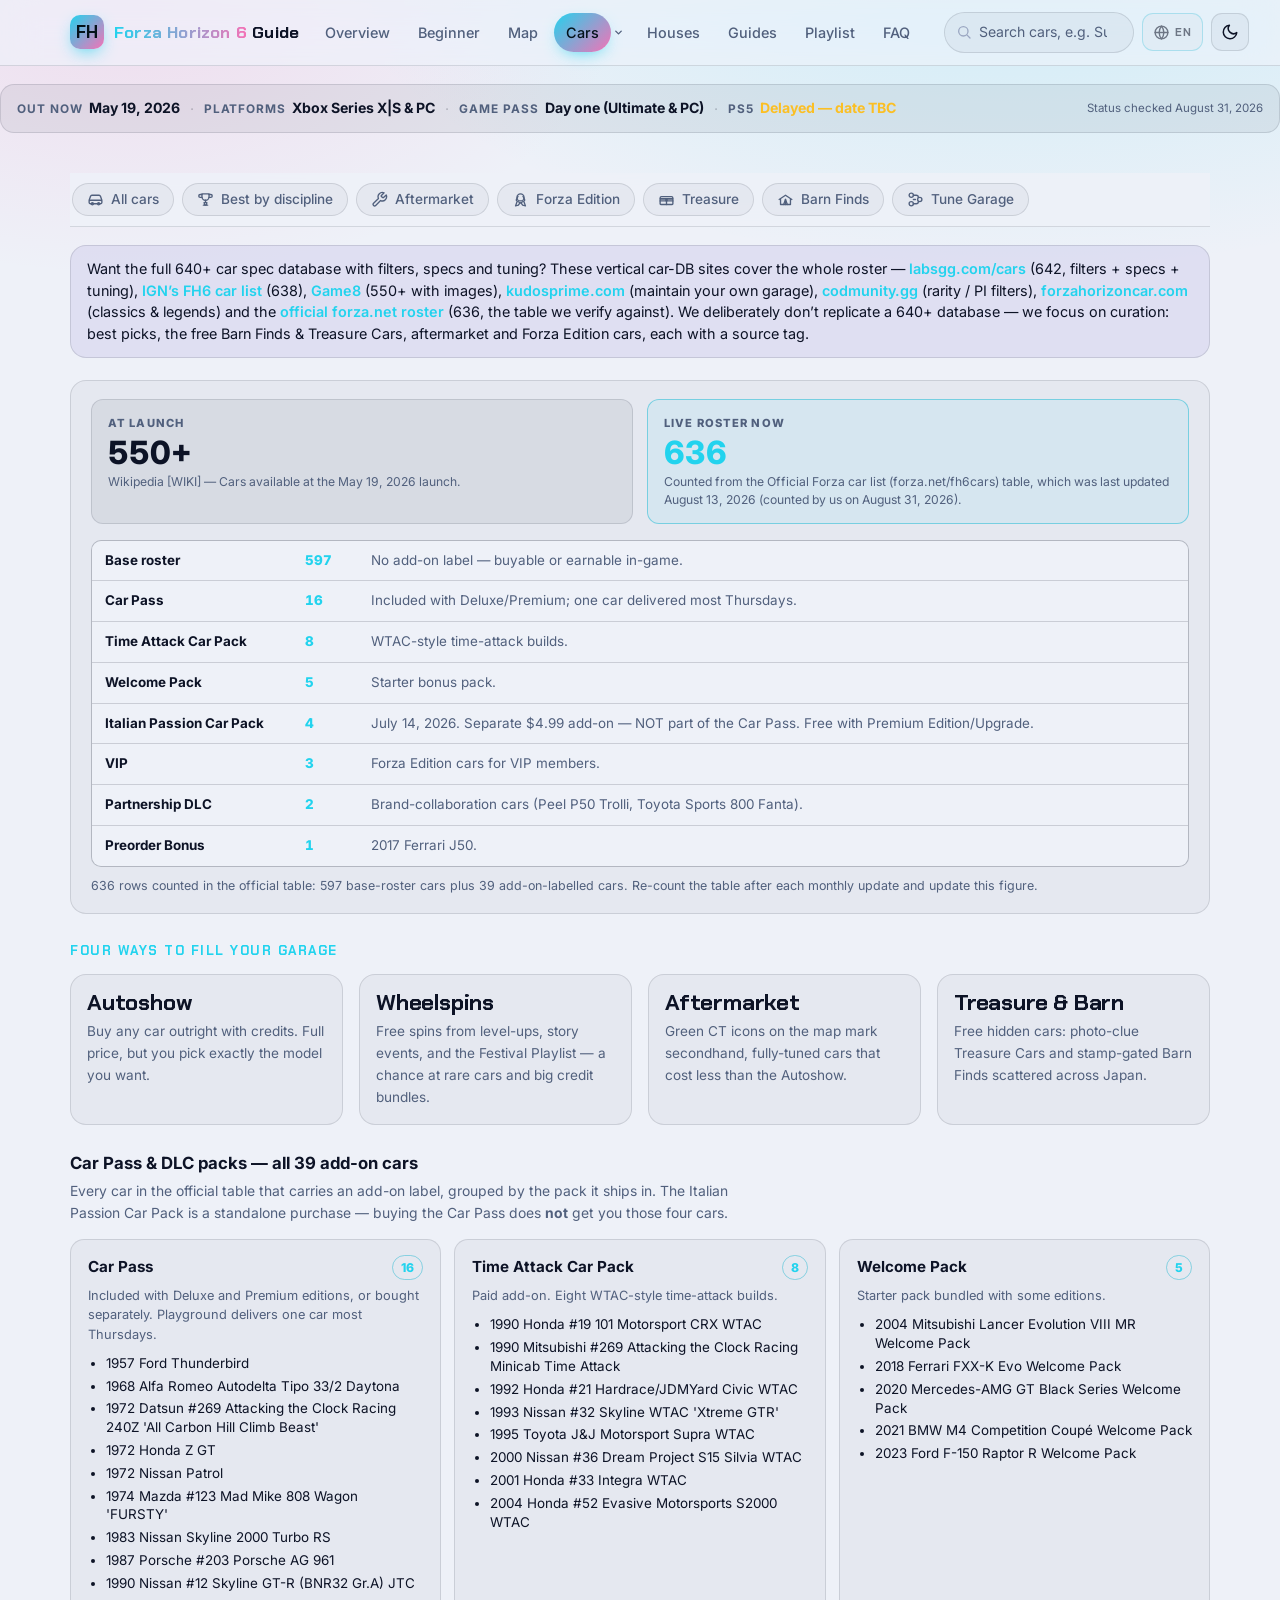
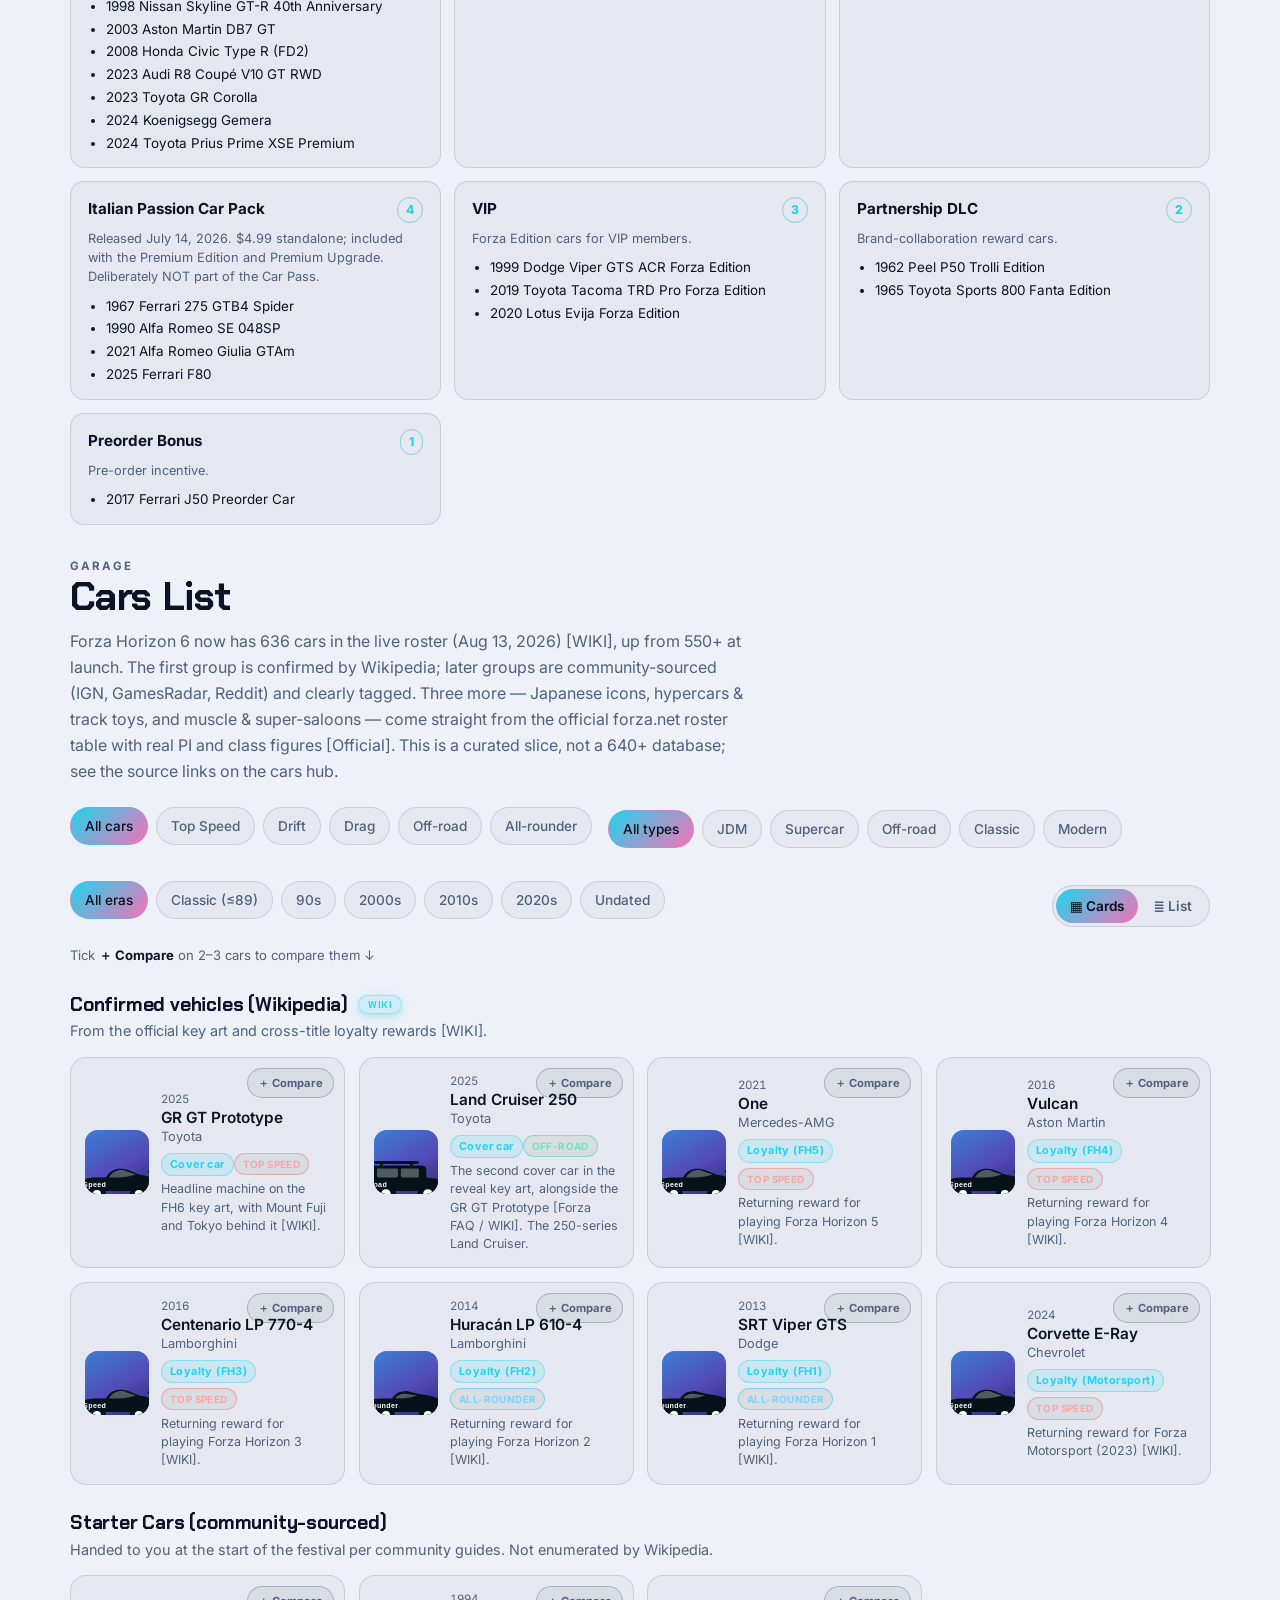
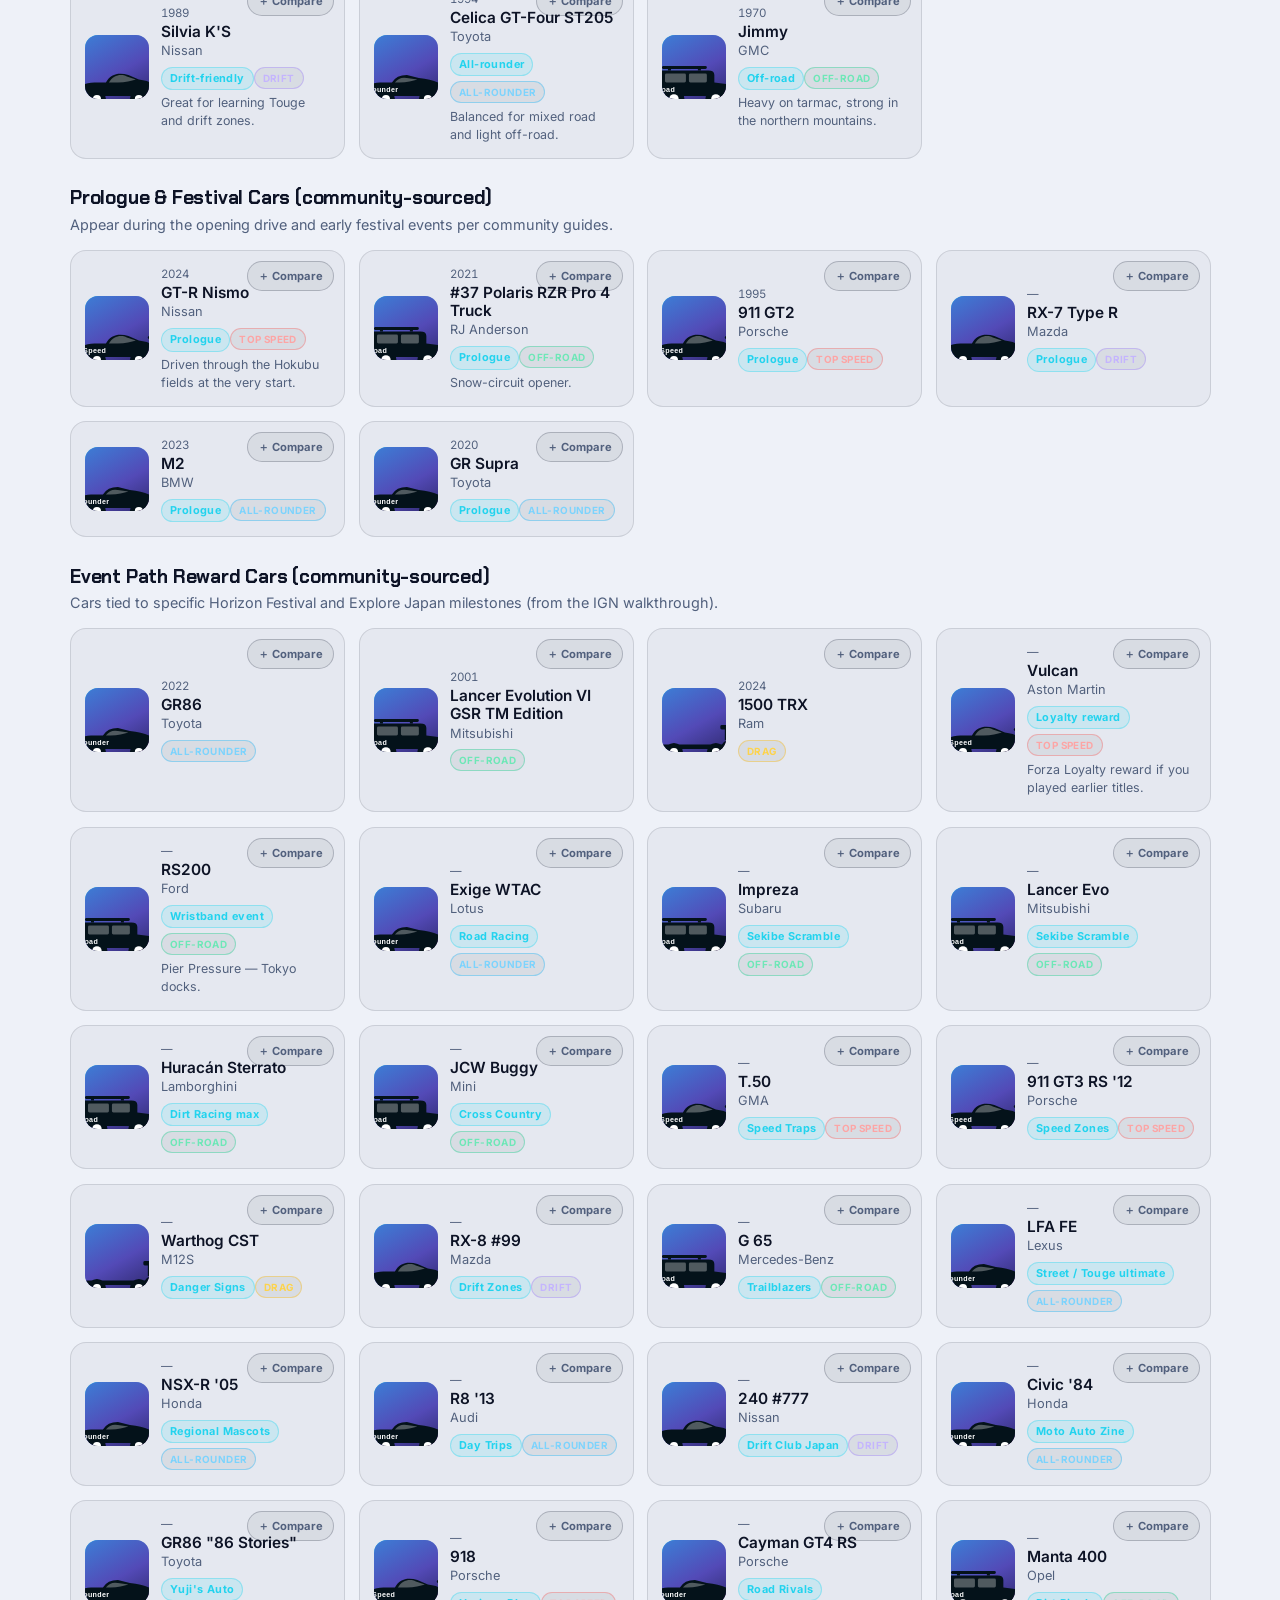
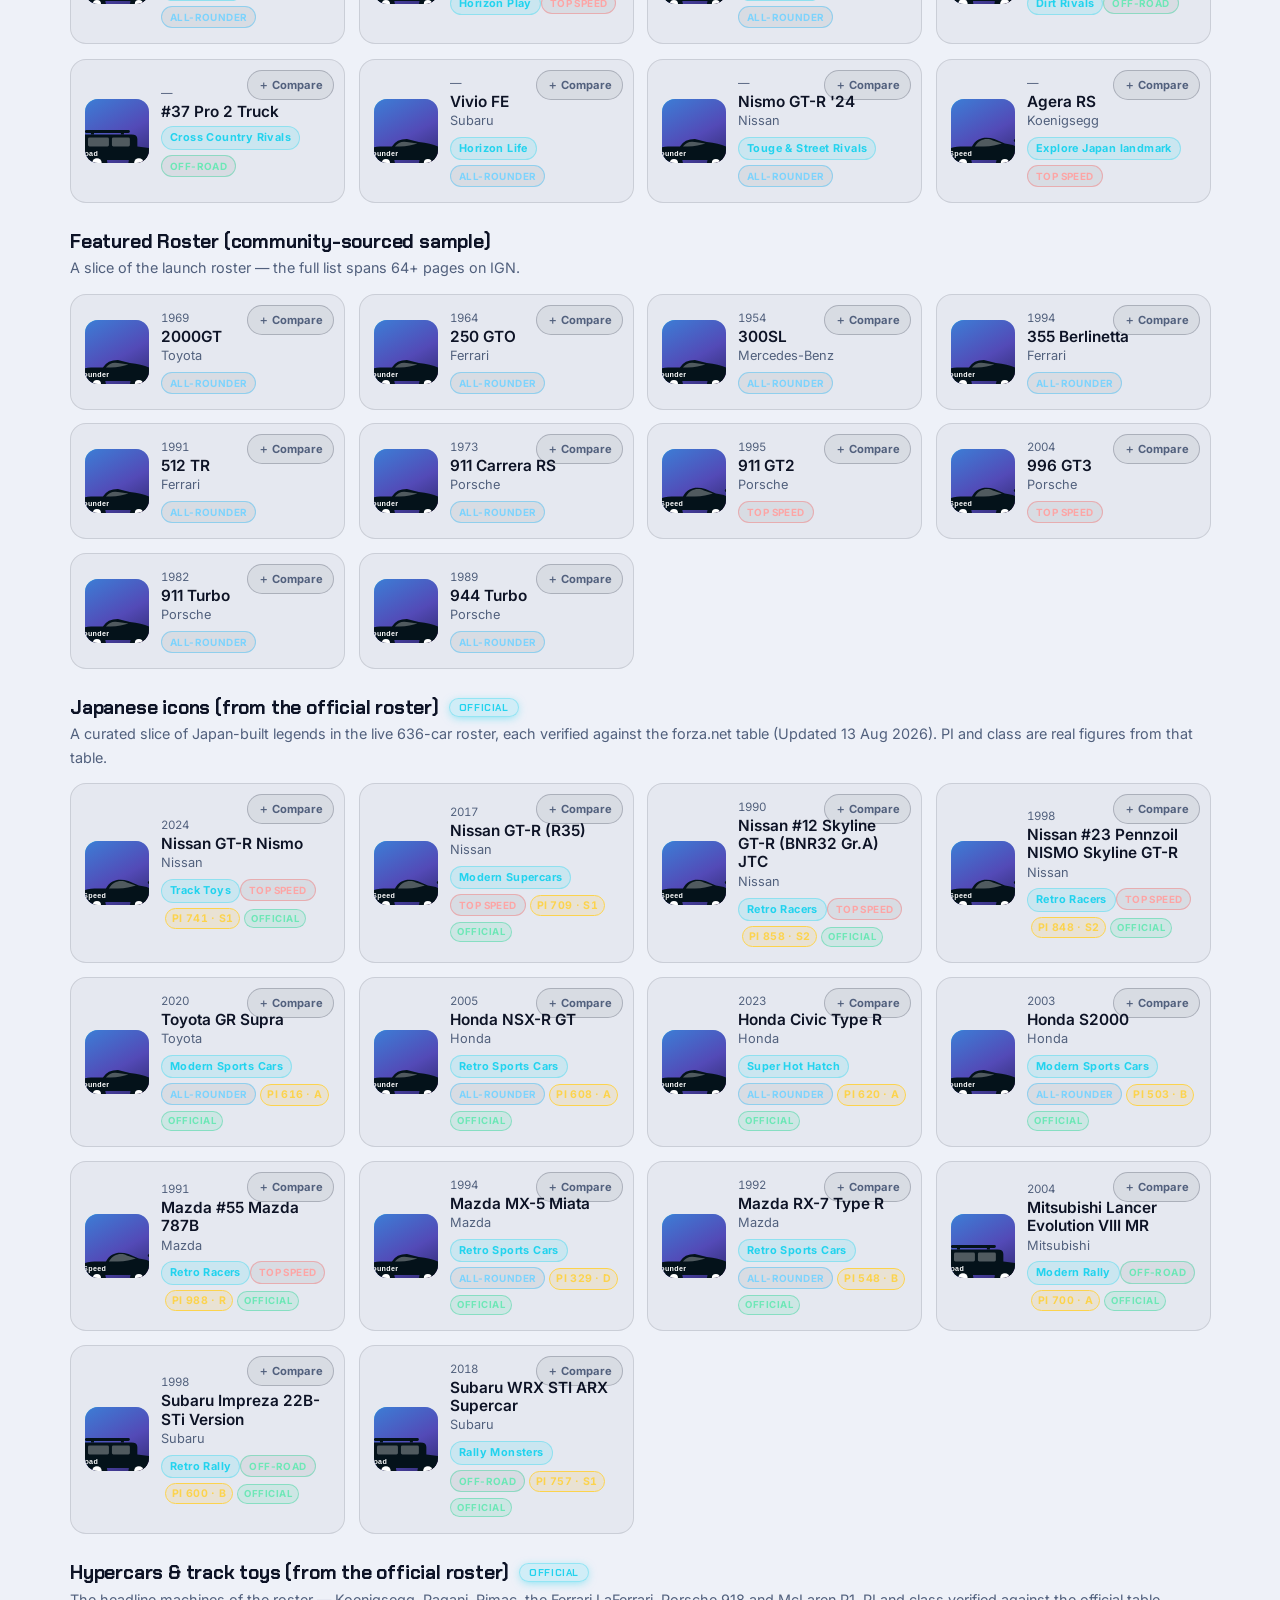
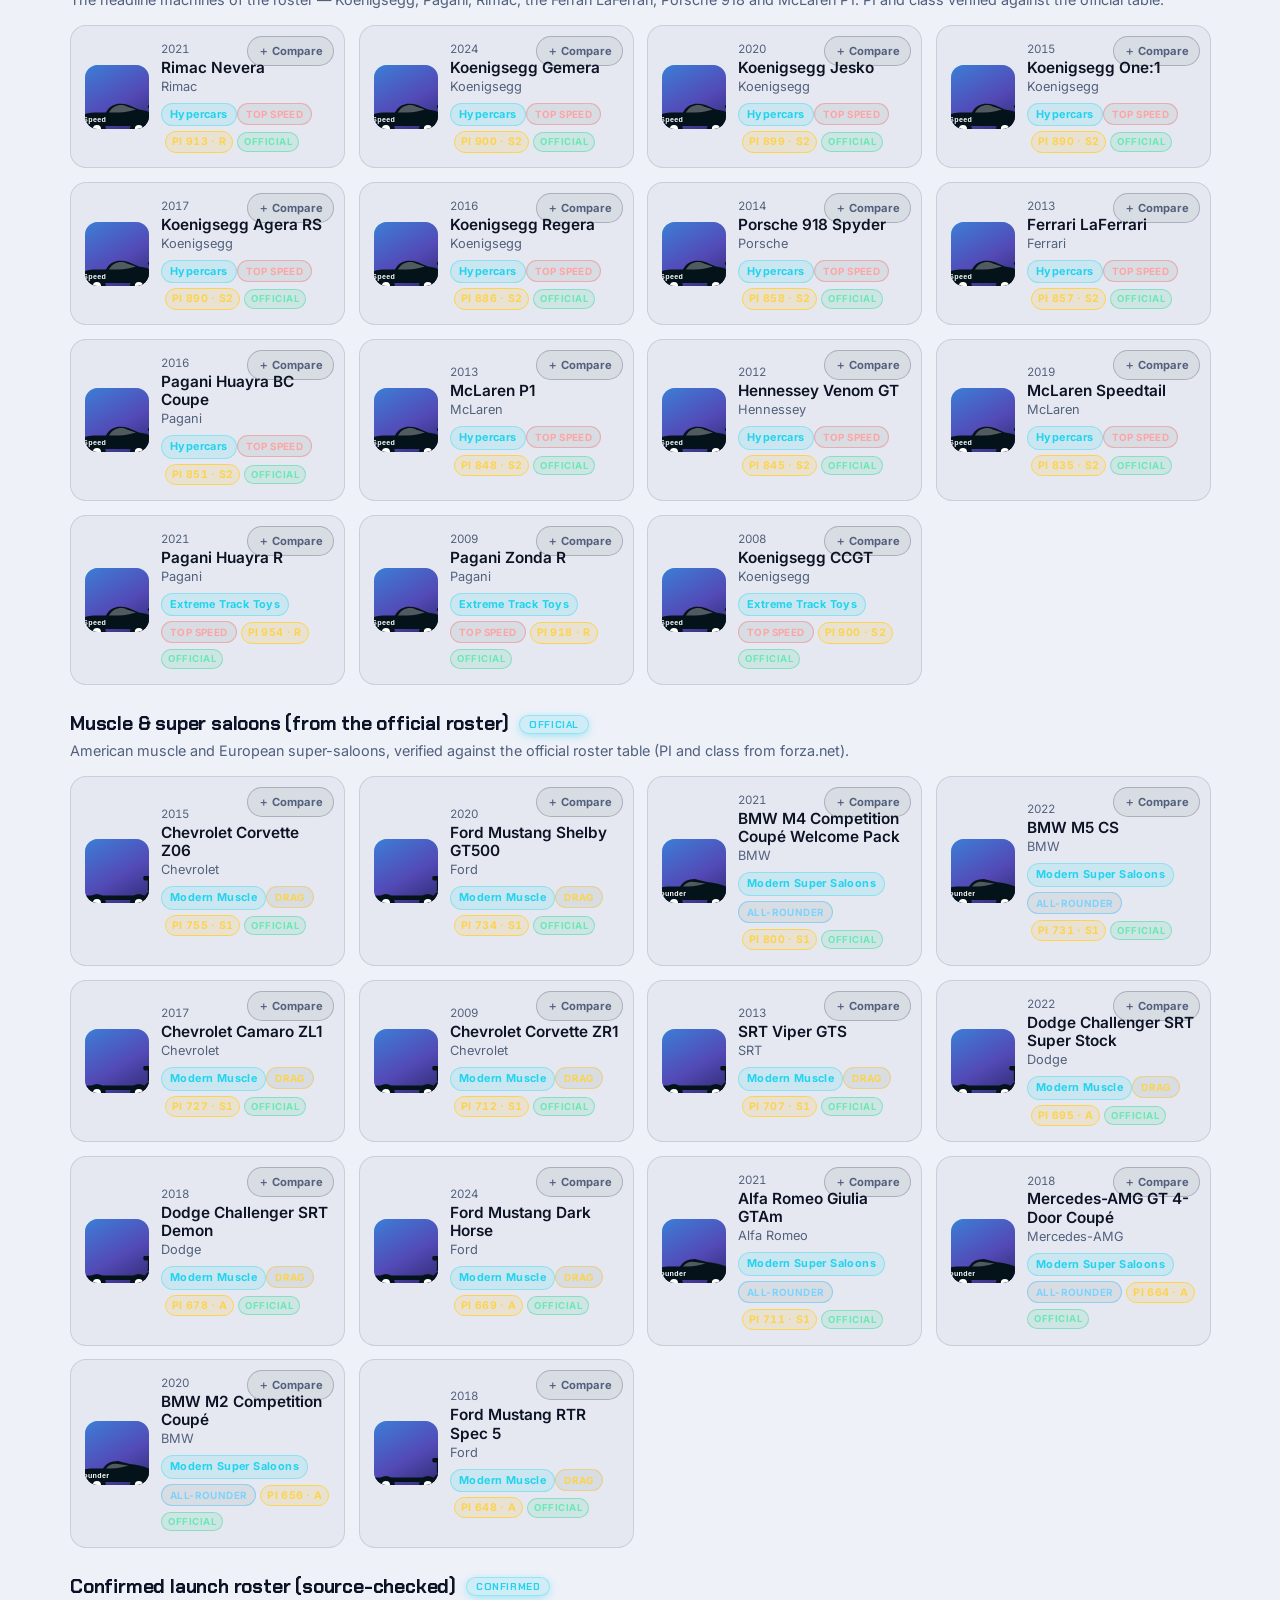
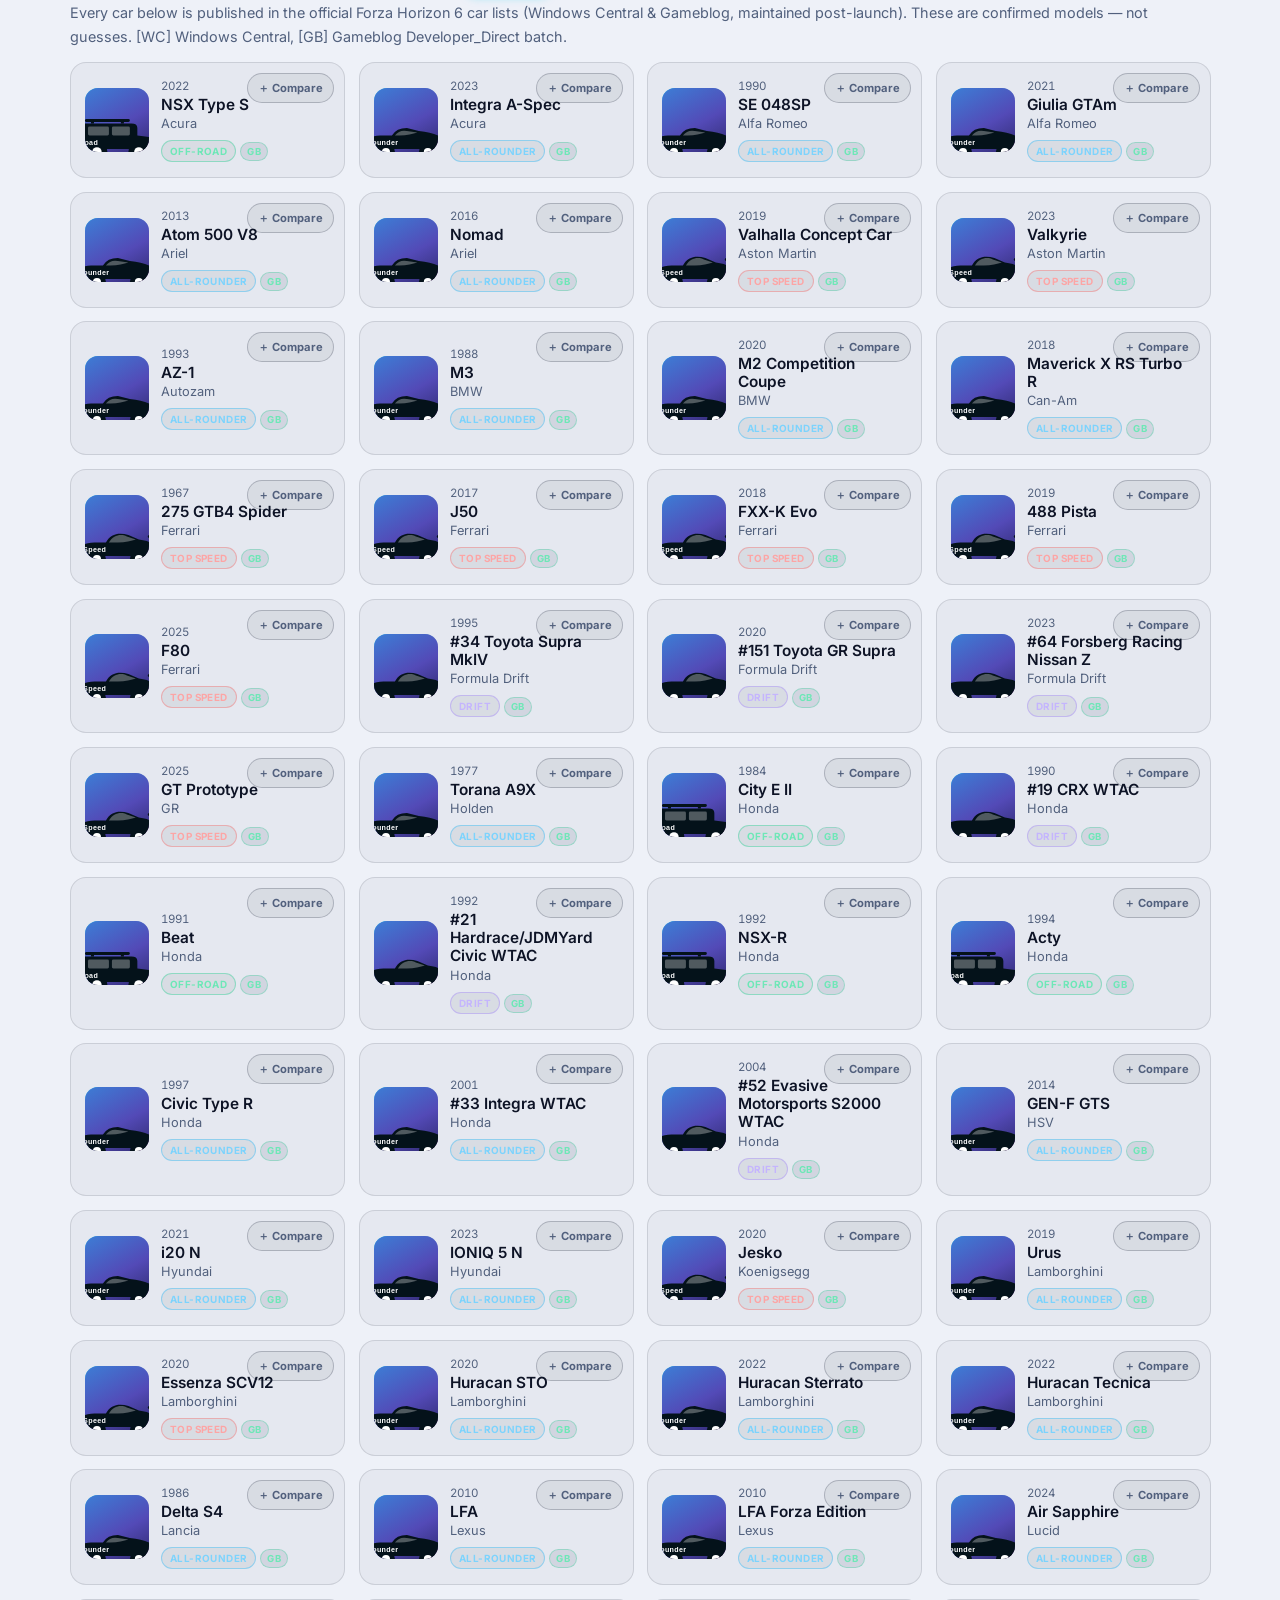
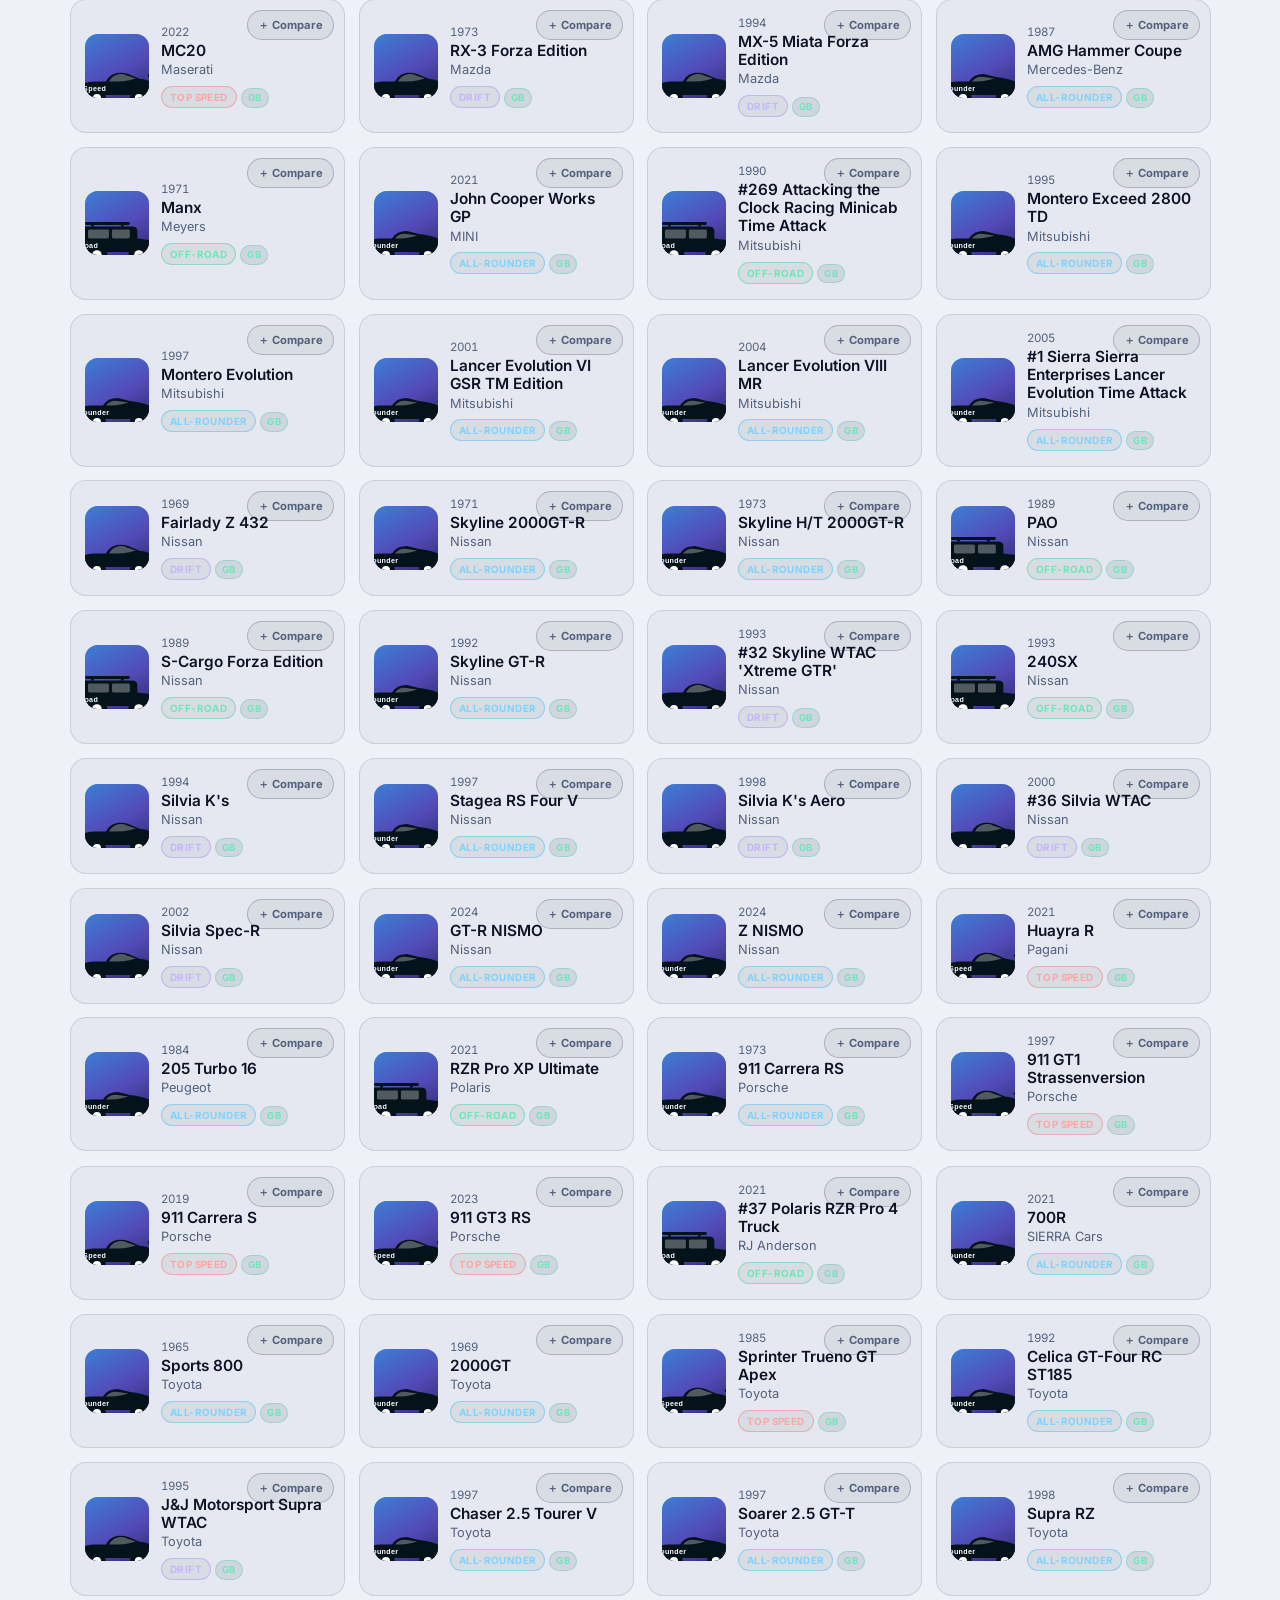
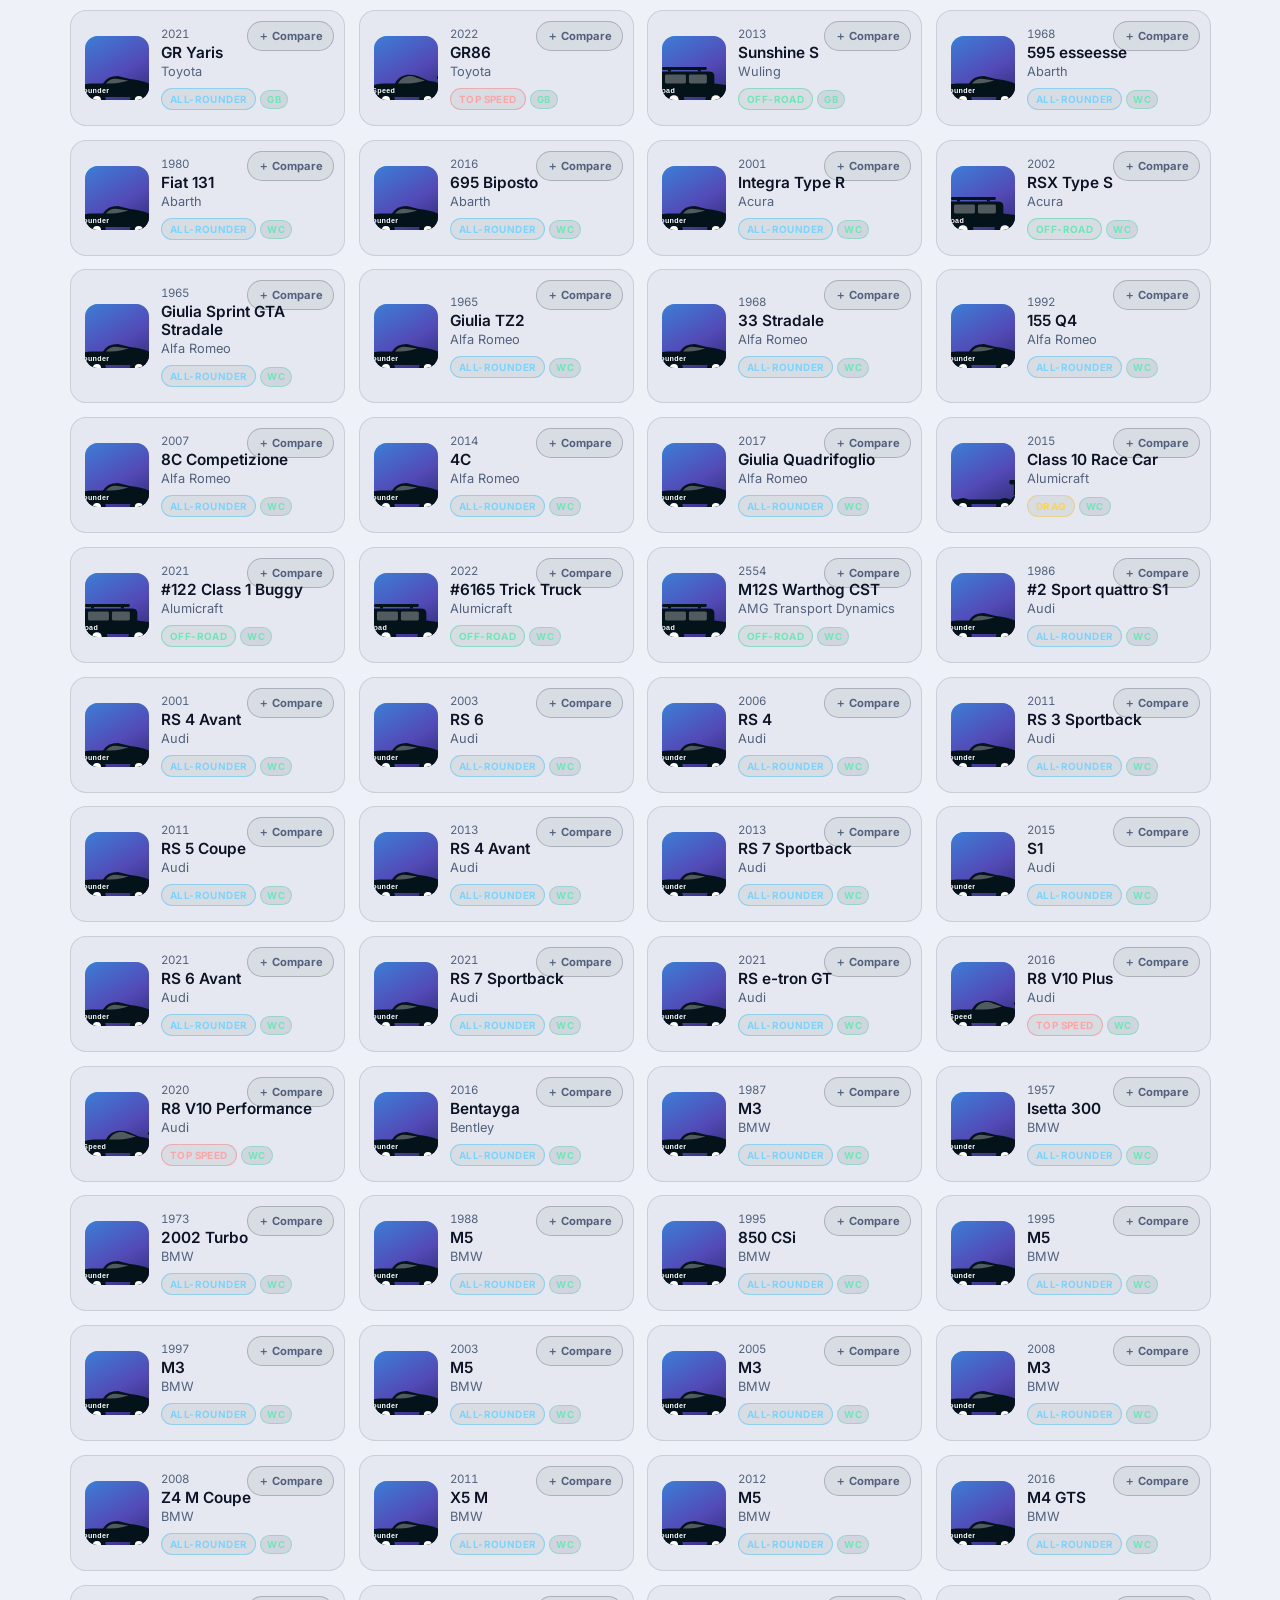
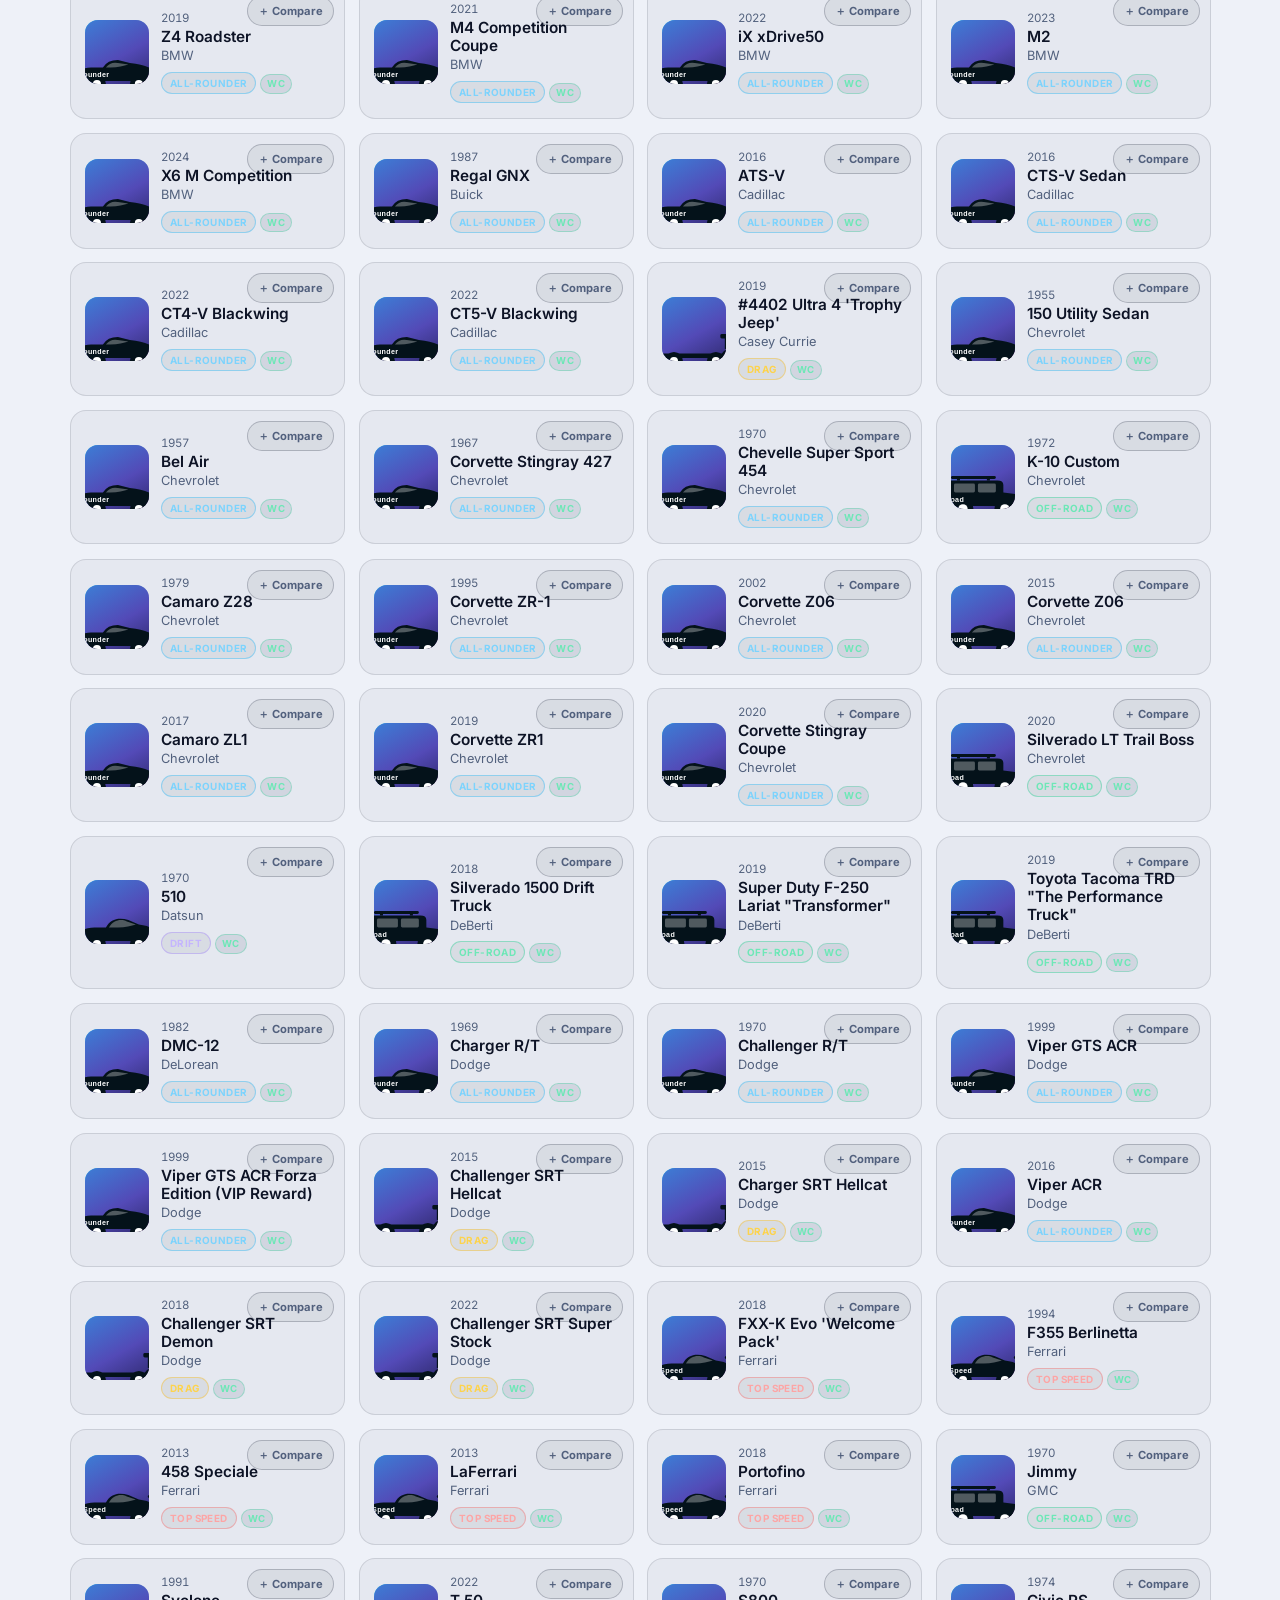
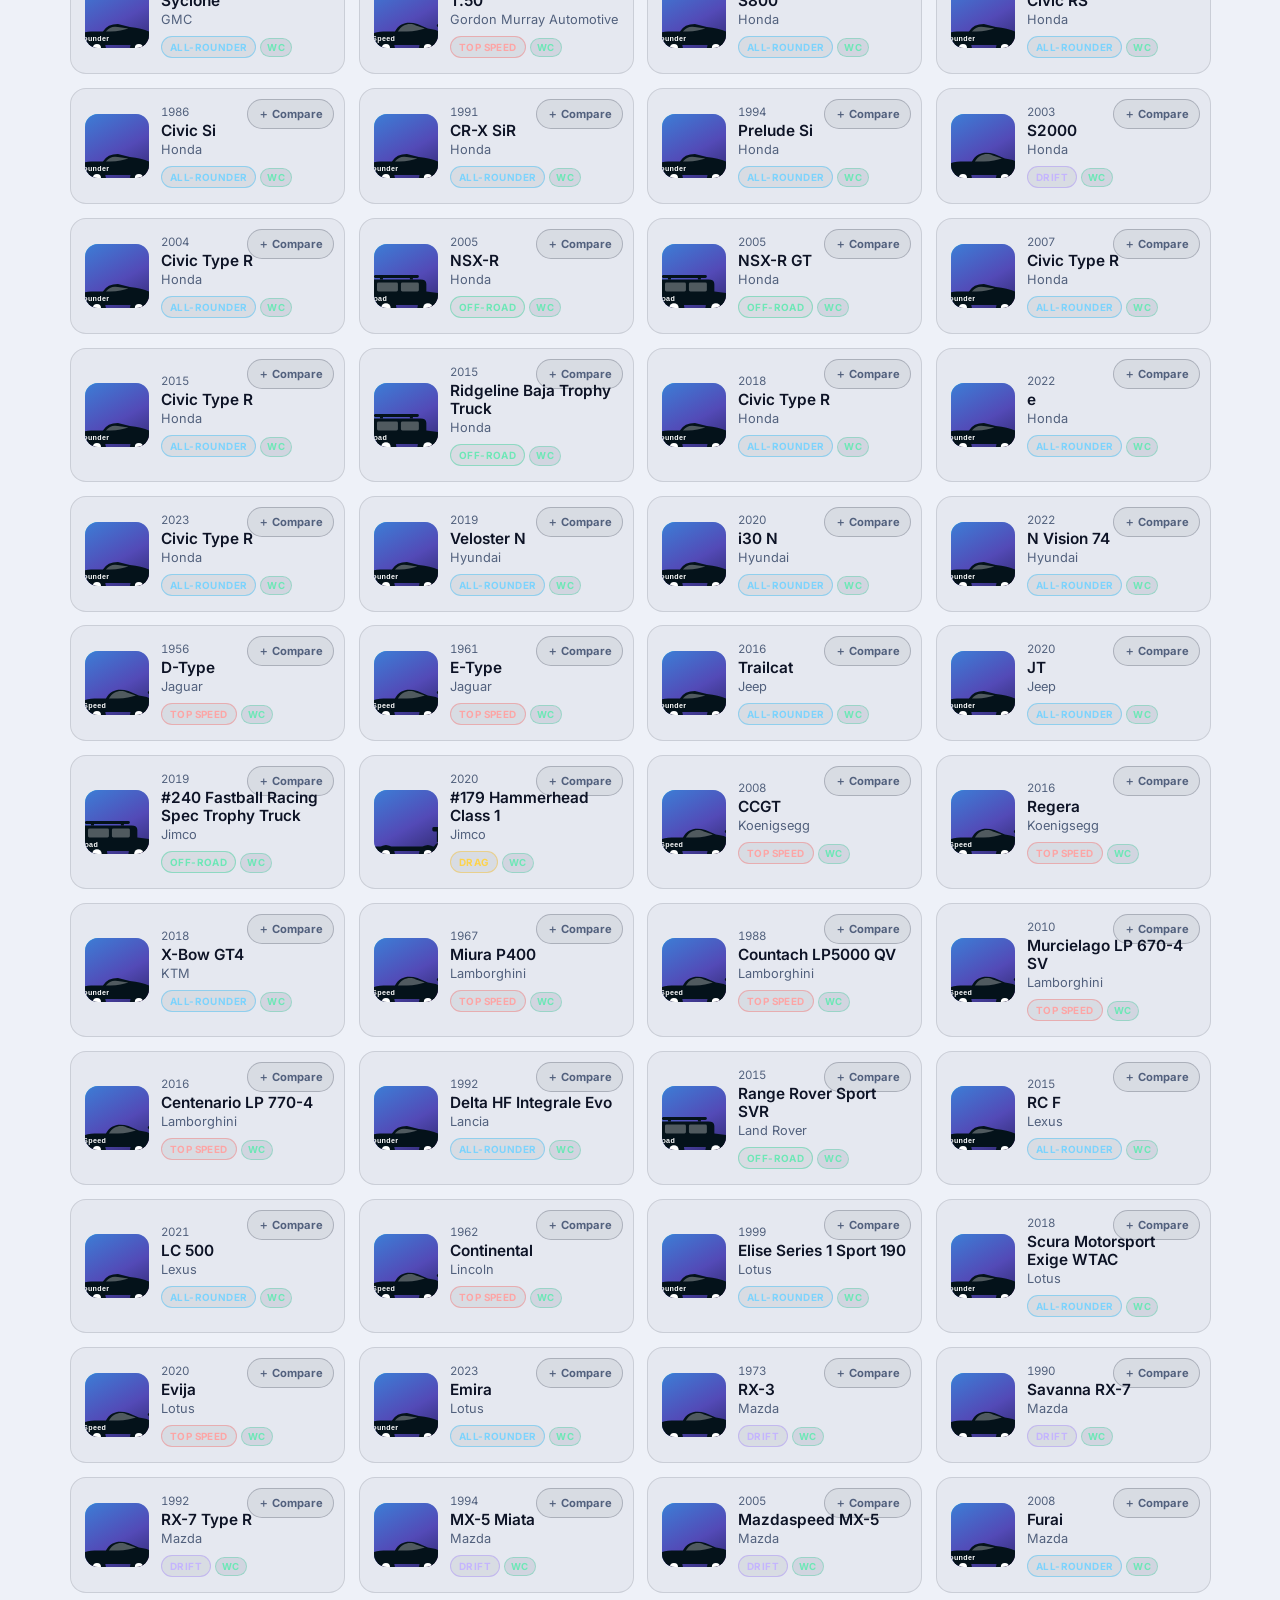
<file: cars/index.html>
<!DOCTYPE html>
<html lang="en" data-theme="dark">
<head>
  <meta charset="UTF-8" />
  <meta name="viewport" content="width=device-width, initial-scale=1.0" />
  <title>Cars — Roster, Best Picks &amp; Hidden Cars — Forza Horizon 6 Guide</title>
  <meta name="description" content="Every Forza Horizon 6 car in one place: the confirmed Wikipedia roster, best picks by discipline, aftermarket and Forza Edition cars, and the full Barn Find and Treasure Car lists." />
  <meta name="author" content="Forza Horizon 6 Guide" />
  <meta name="theme-color" content="#080b16" />
  <meta name="color-scheme" content="dark light" />
  <meta name="robots" content="index, follow, max-image-preview:large, max-snippet:-1, max-video-preview:-1" />
  <meta name="rating" content="general" />
  <link rel="canonical" href="https://www.forza-horizon-6.com/cars/" />

  <!-- Open Graph -->
  <meta property="og:type" content="website" />
  <meta property="og:site_name" content="Forza Horizon 6 Guide" />
  <meta property="og:title" content="Cars — Roster, Best Picks &amp; Hidden Cars — Forza Horizon 6 Guide" />
  <meta property="og:description" content="Every Forza Horizon 6 car in one place: the confirmed Wikipedia roster, best picks by discipline, aftermarket and Forza Edition cars, and the full Barn Find and Treasure Car lists." />
  <meta property="og:locale" content="en_US" />
  <meta property="og:url" content="https://www.forza-horizon-6.com/cars/" />
  <meta property="og:image" content="https://www.forza-horizon-6.com/assets/img/og.png" />
  <meta property="og:image:width" content="1200" />
  <meta property="og:image:height" content="630" />
  <meta property="og:image:alt" content="Forza Horizon 6 Guide — Horizon Japan: cars, barn finds, treasure cars, map and beginner's path." />
  <meta property="article:section" content="Gaming" />
  <meta property="article:tag" content="Forza Horizon 6" />

  <!-- Twitter -->
  <meta name="twitter:card" content="summary_large_image" />
  <meta name="twitter:title" content="Cars — Roster, Best Picks &amp; Hidden Cars — Forza Horizon 6 Guide" />
  <meta name="twitter:description" content="Every Forza Horizon 6 car in one place: the confirmed Wikipedia roster, best picks by discipline, aftermarket and Forza Edition cars, and the full Barn Find and Treasure Car lists." />
  <meta name="twitter:image" content="https://www.forza-horizon-6.com/assets/img/og.png" />

  <!-- GEO: expose clean markdown for generative engines -->
  <link rel="alternate" type="text/markdown" href="/llms.txt" title="Forza Horizon 6 Guide (LLM index)" />

  <!-- RSS feed for readers & AI agents -->
  <link rel="alternate" type="application/rss+xml" title="Forza Horizon 6 Guide RSS" href="/rss.xml" />

  <!-- Google AdSense (auto ads) -->
  <script async src="https://pagead2.googlesyndication.com/pagead/js/adsbygoogle.js?client=ca-pub-1113040288823837"
     crossorigin="anonymous"></script>

  <!-- Structured data (generated by gen_seo.js from data.js) -->
  <script type="application/ld+json">
{
  "@context": "https://schema.org",
  "@graph": [
    {
      "@type": "WebSite",
      "@id": "https://www.forza-horizon-6.com/#website",
      "name": "Forza Horizon 6 Guide",
      "url": "https://www.forza-horizon-6.com/",
      "inLanguage": "en",
      "description": "Forza Horizon 6 lands in a fictionalised Japan with the biggest map the series has ever built — 636 cars in the live roster today (550+ at launch). This guide covers the car list, Car Pass and DLC packs, barn finds, treasure cars, the Estate, the interactive Japan map, and a beginner path to Horizon Legend — with sources noted for everything.",
      "publisher": {
        "@type": "Organization",
        "name": "Forza Horizon 6 Guide (fan project)"
      }
    },
    {
      "@type": "CollectionPage",
      "@id": "https://www.forza-horizon-6.com/#guide",
      "name": "Forza Horizon 6 Guide",
      "url": "https://www.forza-horizon-6.com/",
      "inLanguage": "en",
      "isPartOf": {
        "@id": "https://www.forza-horizon-6.com/#website"
      },
      "about": {
        "@type": "VideoGame",
        "name": "Forza Horizon 6",
        "genre": [
          "Racing",
          "Open-world"
        ],
        "gamePlatform": [
          "Xbox Series X|S",
          "PC",
          "PlayStation 5"
        ],
        "author": {
          "@type": "Organization",
          "name": "Playground Games (with Turn 10 Studios)"
        },
        "publisher": {
          "@type": "Organization",
          "name": "Xbox Game Studios"
        },
        "datePublished": "2026-05-19",
        "description": "Forza Horizon 6 is a racing video game developed by Playground Games with Turn 10 Studios and published by Xbox Game Studios, set in a fictionalised Japan with the largest open-world map in the series.",
        "aggregateRating": {
          "@type": "AggregateRating",
          "ratingValue": "90",
          "bestRating": "100",
          "worstRating": "0",
          "ratingCount": "142",
          "reviewCount": "142"
        },
        "review": [
          {
            "@type": "Review",
            "author": {
              "@type": "Organization",
              "name": "IGN"
            },
            "reviewRating": {
              "@type": "Rating",
              "ratingValue": "10/10",
              "bestRating": "10",
              "worstRating": "0"
            }
          },
          {
            "@type": "Review",
            "author": {
              "@type": "Organization",
              "name": "Eurogamer"
            },
            "reviewRating": {
              "@type": "Rating",
              "ratingValue": "5/5",
              "bestRating": "5",
              "worstRating": "0"
            }
          },
          {
            "@type": "Review",
            "author": {
              "@type": "Organization",
              "name": "Giant Bomb"
            },
            "reviewRating": {
              "@type": "Rating",
              "ratingValue": "5/5",
              "bestRating": "5",
              "worstRating": "0"
            }
          },
          {
            "@type": "Review",
            "author": {
              "@type": "Organization",
              "name": "Video Games Chronicle"
            },
            "reviewRating": {
              "@type": "Rating",
              "ratingValue": "5/5",
              "bestRating": "5",
              "worstRating": "0"
            }
          },
          {
            "@type": "Review",
            "author": {
              "@type": "Organization",
              "name": "Game Informer"
            },
            "reviewRating": {
              "@type": "Rating",
              "ratingValue": "9.25/10",
              "bestRating": "10",
              "worstRating": "0"
            }
          },
          {
            "@type": "Review",
            "author": {
              "@type": "Organization",
              "name": "Destructoid"
            },
            "reviewRating": {
              "@type": "Rating",
              "ratingValue": "9/10",
              "bestRating": "10",
              "worstRating": "0"
            }
          },
          {
            "@type": "Review",
            "author": {
              "@type": "Organization",
              "name": "PCGamesN"
            },
            "reviewRating": {
              "@type": "Rating",
              "ratingValue": "9/10",
              "bestRating": "10",
              "worstRating": "0"
            }
          },
          {
            "@type": "Review",
            "author": {
              "@type": "Organization",
              "name": "Shacknews"
            },
            "reviewRating": {
              "@type": "Rating",
              "ratingValue": "9/10",
              "bestRating": "10",
              "worstRating": "0"
            }
          },
          {
            "@type": "Review",
            "author": {
              "@type": "Organization",
              "name": "Pure Xbox"
            },
            "reviewRating": {
              "@type": "Rating",
              "ratingValue": "9/10",
              "bestRating": "10",
              "worstRating": "0"
            }
          },
          {
            "@type": "Review",
            "author": {
              "@type": "Organization",
              "name": "Hardcore Gamer"
            },
            "reviewRating": {
              "@type": "Rating",
              "ratingValue": "4.5/5",
              "bestRating": "5",
              "worstRating": "0"
            }
          },
          {
            "@type": "Review",
            "author": {
              "@type": "Organization",
              "name": "TechRadar"
            },
            "reviewRating": {
              "@type": "Rating",
              "ratingValue": "4.5/5",
              "bestRating": "5",
              "worstRating": "0"
            }
          },
          {
            "@type": "Review",
            "author": {
              "@type": "Organization",
              "name": "GamesRadar+"
            },
            "reviewRating": {
              "@type": "Rating",
              "ratingValue": "4/5",
              "bestRating": "5",
              "worstRating": "0"
            }
          },
          {
            "@type": "Review",
            "author": {
              "@type": "Organization",
              "name": "GameSpot"
            },
            "reviewRating": {
              "@type": "Rating",
              "ratingValue": "8/10",
              "bestRating": "10",
              "worstRating": "0"
            }
          },
          {
            "@type": "Review",
            "author": {
              "@type": "Organization",
              "name": "PC Gamer (US)"
            },
            "reviewRating": {
              "@type": "Rating",
              "ratingValue": "84/100",
              "bestRating": "10",
              "worstRating": "0"
            }
          }
        ]
      }
    },
    {
      "@type": "ItemList",
      "@id": "https://www.forza-horizon-6.com/#cars",
      "name": "Forza Horizon 6 car list (confirmed & community-sourced)",
      "description": "Cars available in Forza Horizon 6 — cover car, cross-title loyalty rewards, starters, prologue cars, event rewards, and a roster sample. 636 in the live roster (550+ at launch, as of Aug 13, 2026) cars at launch.",
      "numberOfItems": 98,
      "itemListElement": [
        {
          "@type": "ListItem",
          "position": 1,
          "item": {
            "@type": "Car",
            "name": "2025 Toyota GR GT Prototype",
            "vehicleModelDate": "2025",
            "category": "Car",
            "description": "Cover car. Headline machine on the FH6 key art, with Mount Fuji and Tokyo behind it [WIKI]."
          }
        },
        {
          "@type": "ListItem",
          "position": 2,
          "item": {
            "@type": "Car",
            "name": "2025 Toyota Land Cruiser 250",
            "vehicleModelDate": "2025",
            "category": "Car",
            "description": "Cover car. The second cover car in the reveal key art, alongside the GR GT Prototype [Forza FAQ / WIKI]. The 250-series Land Cruiser."
          }
        },
        {
          "@type": "ListItem",
          "position": 3,
          "item": {
            "@type": "Car",
            "name": "2021 Mercedes-AMG One",
            "vehicleModelDate": "2021",
            "category": "Car",
            "description": "Loyalty (FH5). Returning reward for playing Forza Horizon 5 [WIKI]."
          }
        },
        {
          "@type": "ListItem",
          "position": 4,
          "item": {
            "@type": "Car",
            "name": "2016 Aston Martin Vulcan",
            "vehicleModelDate": "2016",
            "category": "Car",
            "description": "Loyalty (FH4). Returning reward for playing Forza Horizon 4 [WIKI]."
          }
        },
        {
          "@type": "ListItem",
          "position": 5,
          "item": {
            "@type": "Car",
            "name": "2016 Lamborghini Centenario LP 770-4",
            "vehicleModelDate": "2016",
            "category": "Car",
            "description": "Loyalty (FH3). Returning reward for playing Forza Horizon 3 [WIKI]."
          }
        },
        {
          "@type": "ListItem",
          "position": 6,
          "item": {
            "@type": "Car",
            "name": "2014 Lamborghini Huracán LP 610-4",
            "vehicleModelDate": "2014",
            "category": "Car",
            "description": "Loyalty (FH2). Returning reward for playing Forza Horizon 2 [WIKI]."
          }
        },
        {
          "@type": "ListItem",
          "position": 7,
          "item": {
            "@type": "Car",
            "name": "2013 Dodge SRT Viper GTS",
            "vehicleModelDate": "2013",
            "category": "Car",
            "description": "Loyalty (FH1). Returning reward for playing Forza Horizon 1 [WIKI]."
          }
        },
        {
          "@type": "ListItem",
          "position": 8,
          "item": {
            "@type": "Car",
            "name": "2024 Chevrolet Corvette E-Ray",
            "vehicleModelDate": "2024",
            "category": "Car",
            "description": "Loyalty (Motorsport). Returning reward for Forza Motorsport (2023) [WIKI]."
          }
        },
        {
          "@type": "ListItem",
          "position": 9,
          "item": {
            "@type": "Car",
            "name": "1989 Nissan Silvia K'S",
            "vehicleModelDate": "1989",
            "category": "Car",
            "description": "Drift-friendly. Great for learning Touge and drift zones."
          }
        },
        {
          "@type": "ListItem",
          "position": 10,
          "item": {
            "@type": "Car",
            "name": "1994 Toyota Celica GT-Four ST205",
            "vehicleModelDate": "1994",
            "category": "Car",
            "description": "All-rounder. Balanced for mixed road and light off-road."
          }
        },
        {
          "@type": "ListItem",
          "position": 11,
          "item": {
            "@type": "Car",
            "name": "1970 GMC Jimmy",
            "vehicleModelDate": "1970",
            "category": "Car",
            "description": "Off-road. Heavy on tarmac, strong in the northern mountains."
          }
        },
        {
          "@type": "ListItem",
          "position": 12,
          "item": {
            "@type": "Car",
            "name": "2024 Nissan GT-R Nismo",
            "vehicleModelDate": "2024",
            "category": "Car",
            "description": "Prologue. Driven through the Hokubu fields at the very start."
          }
        },
        {
          "@type": "ListItem",
          "position": 13,
          "item": {
            "@type": "Car",
            "name": "2021 RJ Anderson #37 Polaris RZR Pro 4 Truck",
            "vehicleModelDate": "2021",
            "category": "Car",
            "description": "Prologue. Snow-circuit opener."
          }
        },
        {
          "@type": "ListItem",
          "position": 14,
          "item": {
            "@type": "Car",
            "name": "1995 Porsche 911 GT2",
            "vehicleModelDate": "1995",
            "category": "Car",
            "description": "Prologue. "
          }
        },
        {
          "@type": "ListItem",
          "position": 15,
          "item": {
            "@type": "Car",
            "name": "Mazda RX-7 Type R",
            "category": "Car",
            "description": "Prologue. "
          }
        },
        {
          "@type": "ListItem",
          "position": 16,
          "item": {
            "@type": "Car",
            "name": "2023 BMW M2",
            "vehicleModelDate": "2023",
            "category": "Car",
            "description": "Prologue. "
          }
        },
        {
          "@type": "ListItem",
          "position": 17,
          "item": {
            "@type": "Car",
            "name": "2020 Toyota GR Supra",
            "vehicleModelDate": "2020",
            "category": "Car",
            "description": "Prologue. "
          }
        },
        {
          "@type": "ListItem",
          "position": 18,
          "item": {
            "@type": "Car",
            "name": "2022 Toyota GR86",
            "vehicleModelDate": "2022",
            "category": "Car",
            "description": ""
          }
        },
        {
          "@type": "ListItem",
          "position": 19,
          "item": {
            "@type": "Car",
            "name": "2001 Mitsubishi Lancer Evolution VI GSR TM Edition",
            "vehicleModelDate": "2001",
            "category": "Car",
            "description": ""
          }
        },
        {
          "@type": "ListItem",
          "position": 20,
          "item": {
            "@type": "Car",
            "name": "2024 Ram 1500 TRX",
            "vehicleModelDate": "2024",
            "category": "Car",
            "description": ""
          }
        },
        {
          "@type": "ListItem",
          "position": 21,
          "item": {
            "@type": "Car",
            "name": "Aston Martin Vulcan",
            "category": "Car",
            "description": "Loyalty reward. Forza Loyalty reward if you played earlier titles."
          }
        },
        {
          "@type": "ListItem",
          "position": 22,
          "item": {
            "@type": "Car",
            "name": "Ford RS200",
            "category": "Car",
            "description": "Wristband event. Pier Pressure — Tokyo docks."
          }
        },
        {
          "@type": "ListItem",
          "position": 23,
          "item": {
            "@type": "Car",
            "name": "Lotus Exige WTAC",
            "category": "Car",
            "description": "Road Racing. "
          }
        },
        {
          "@type": "ListItem",
          "position": 24,
          "item": {
            "@type": "Car",
            "name": "Subaru Impreza",
            "category": "Car",
            "description": "Sekibe Scramble. "
          }
        },
        {
          "@type": "ListItem",
          "position": 25,
          "item": {
            "@type": "Car",
            "name": "Mitsubishi Lancer Evo",
            "category": "Car",
            "description": "Sekibe Scramble. "
          }
        },
        {
          "@type": "ListItem",
          "position": 26,
          "item": {
            "@type": "Car",
            "name": "Lamborghini Huracán Sterrato",
            "category": "Car",
            "description": "Dirt Racing max. "
          }
        },
        {
          "@type": "ListItem",
          "position": 27,
          "item": {
            "@type": "Car",
            "name": "Mini JCW Buggy",
            "category": "Car",
            "description": "Cross Country. "
          }
        },
        {
          "@type": "ListItem",
          "position": 28,
          "item": {
            "@type": "Car",
            "name": "GMA T.50",
            "category": "Car",
            "description": "Speed Traps. "
          }
        },
        {
          "@type": "ListItem",
          "position": 29,
          "item": {
            "@type": "Car",
            "name": "Porsche 911 GT3 RS '12",
            "category": "Car",
            "description": "Speed Zones. "
          }
        },
        {
          "@type": "ListItem",
          "position": 30,
          "item": {
            "@type": "Car",
            "name": "M12S Warthog CST",
            "category": "Car",
            "description": "Danger Signs. "
          }
        },
        {
          "@type": "ListItem",
          "position": 31,
          "item": {
            "@type": "Car",
            "name": "Mazda RX-8 #99",
            "category": "Car",
            "description": "Drift Zones. "
          }
        },
        {
          "@type": "ListItem",
          "position": 32,
          "item": {
            "@type": "Car",
            "name": "Mercedes-Benz G 65",
            "category": "Car",
            "description": "Trailblazers. "
          }
        },
        {
          "@type": "ListItem",
          "position": 33,
          "item": {
            "@type": "Car",
            "name": "Lexus LFA FE",
            "category": "Car",
            "description": "Street / Touge ultimate. "
          }
        },
        {
          "@type": "ListItem",
          "position": 34,
          "item": {
            "@type": "Car",
            "name": "Honda NSX-R '05",
            "category": "Car",
            "description": "Regional Mascots. "
          }
        },
        {
          "@type": "ListItem",
          "position": 35,
          "item": {
            "@type": "Car",
            "name": "Audi R8 '13",
            "category": "Car",
            "description": "Day Trips. "
          }
        },
        {
          "@type": "ListItem",
          "position": 36,
          "item": {
            "@type": "Car",
            "name": "Nissan 240 #777",
            "category": "Car",
            "description": "Drift Club Japan. "
          }
        },
        {
          "@type": "ListItem",
          "position": 37,
          "item": {
            "@type": "Car",
            "name": "Honda Civic '84",
            "category": "Car",
            "description": "Moto Auto Zine. "
          }
        },
        {
          "@type": "ListItem",
          "position": 38,
          "item": {
            "@type": "Car",
            "name": "Toyota GR86 \"86 Stories\"",
            "category": "Car",
            "description": "Yuji's Auto. "
          }
        },
        {
          "@type": "ListItem",
          "position": 39,
          "item": {
            "@type": "Car",
            "name": "Porsche 918",
            "category": "Car",
            "description": "Horizon Play. "
          }
        },
        {
          "@type": "ListItem",
          "position": 40,
          "item": {
            "@type": "Car",
            "name": "Porsche Cayman GT4 RS",
            "category": "Car",
            "description": "Road Rivals. "
          }
        },
        {
          "@type": "ListItem",
          "position": 41,
          "item": {
            "@type": "Car",
            "name": "Opel Manta 400",
            "category": "Car",
            "description": "Dirt Rivals. "
          }
        },
        {
          "@type": "ListItem",
          "position": 42,
          "item": {
            "@type": "Car",
            "name": "#37 Pro 2 Truck",
            "category": "Car",
            "description": "Cross Country Rivals. "
          }
        },
        {
          "@type": "ListItem",
          "position": 43,
          "item": {
            "@type": "Car",
            "name": "Subaru Vivio FE",
            "category": "Car",
            "description": "Horizon Life. "
          }
        },
        {
          "@type": "ListItem",
          "position": 44,
          "item": {
            "@type": "Car",
            "name": "Nissan Nismo GT-R '24",
            "category": "Car",
            "description": "Touge & Street Rivals. "
          }
        },
        {
          "@type": "ListItem",
          "position": 45,
          "item": {
            "@type": "Car",
            "name": "Koenigsegg Agera RS",
            "category": "Car",
            "description": "Explore Japan landmark. "
          }
        },
        {
          "@type": "ListItem",
          "position": 46,
          "item": {
            "@type": "Car",
            "name": "1969 Toyota 2000GT",
            "vehicleModelDate": "1969",
            "category": "Car",
            "description": ""
          }
        },
        {
          "@type": "ListItem",
          "position": 47,
          "item": {
            "@type": "Car",
            "name": "1964 Ferrari 250 GTO",
            "vehicleModelDate": "1964",
            "category": "Car",
            "description": ""
          }
        },
        {
          "@type": "ListItem",
          "position": 48,
          "item": {
            "@type": "Car",
            "name": "1954 Mercedes-Benz 300SL",
            "vehicleModelDate": "1954",
            "category": "Car",
            "description": ""
          }
        },
        {
          "@type": "ListItem",
          "position": 49,
          "item": {
            "@type": "Car",
            "name": "1994 Ferrari 355 Berlinetta",
            "vehicleModelDate": "1994",
            "category": "Car",
            "description": ""
          }
        },
        {
          "@type": "ListItem",
          "position": 50,
          "item": {
            "@type": "Car",
            "name": "1991 Ferrari 512 TR",
            "vehicleModelDate": "1991",
            "category": "Car",
            "description": ""
          }
        },
        {
          "@type": "ListItem",
          "position": 51,
          "item": {
            "@type": "Car",
            "name": "1973 Porsche 911 Carrera RS",
            "vehicleModelDate": "1973",
            "category": "Car",
            "description": ""
          }
        },
        {
          "@type": "ListItem",
          "position": 52,
          "item": {
            "@type": "Car",
            "name": "1995 Porsche 911 GT2",
            "vehicleModelDate": "1995",
            "category": "Car",
            "description": ""
          }
        },
        {
          "@type": "ListItem",
          "position": 53,
          "item": {
            "@type": "Car",
            "name": "2004 Porsche 996 GT3",
            "vehicleModelDate": "2004",
            "category": "Car",
            "description": ""
          }
        },
        {
          "@type": "ListItem",
          "position": 54,
          "item": {
            "@type": "Car",
            "name": "1982 Porsche 911 Turbo",
            "vehicleModelDate": "1982",
            "category": "Car",
            "description": ""
          }
        },
        {
          "@type": "ListItem",
          "position": 55,
          "item": {
            "@type": "Car",
            "name": "1989 Porsche 944 Turbo",
            "vehicleModelDate": "1989",
            "category": "Car",
            "description": ""
          }
        },
        {
          "@type": "ListItem",
          "position": 56,
          "item": {
            "@type": "Car",
            "name": "2024 Nissan Nissan GT-R Nismo",
            "vehicleModelDate": "2024",
            "category": "Car",
            "description": "Track Toys. "
          }
        },
        {
          "@type": "ListItem",
          "position": 57,
          "item": {
            "@type": "Car",
            "name": "2017 Nissan Nissan GT-R (R35)",
            "vehicleModelDate": "2017",
            "category": "Car",
            "description": "Modern Supercars. "
          }
        },
        {
          "@type": "ListItem",
          "position": 58,
          "item": {
            "@type": "Car",
            "name": "1990 Nissan Nissan #12 Skyline GT-R (BNR32 Gr.A) JTC",
            "vehicleModelDate": "1990",
            "category": "Car",
            "description": "Retro Racers. "
          }
        },
        {
          "@type": "ListItem",
          "position": 59,
          "item": {
            "@type": "Car",
            "name": "1998 Nissan Nissan #23 Pennzoil NISMO Skyline GT-R",
            "vehicleModelDate": "1998",
            "category": "Car",
            "description": "Retro Racers. "
          }
        },
        {
          "@type": "ListItem",
          "position": 60,
          "item": {
            "@type": "Car",
            "name": "2020 Toyota Toyota GR Supra",
            "vehicleModelDate": "2020",
            "category": "Car",
            "description": "Modern Sports Cars. "
          }
        },
        {
          "@type": "ListItem",
          "position": 61,
          "item": {
            "@type": "Car",
            "name": "2005 Honda Honda NSX-R GT",
            "vehicleModelDate": "2005",
            "category": "Car",
            "description": "Retro Sports Cars. "
          }
        },
        {
          "@type": "ListItem",
          "position": 62,
          "item": {
            "@type": "Car",
            "name": "2023 Honda Honda Civic Type R",
            "vehicleModelDate": "2023",
            "category": "Car",
            "description": "Super Hot Hatch. "
          }
        },
        {
          "@type": "ListItem",
          "position": 63,
          "item": {
            "@type": "Car",
            "name": "2003 Honda Honda S2000",
            "vehicleModelDate": "2003",
            "category": "Car",
            "description": "Modern Sports Cars. "
          }
        },
        {
          "@type": "ListItem",
          "position": 64,
          "item": {
            "@type": "Car",
            "name": "1991 Mazda Mazda #55 Mazda 787B",
            "vehicleModelDate": "1991",
            "category": "Car",
            "description": "Retro Racers. "
          }
        },
        {
          "@type": "ListItem",
          "position": 65,
          "item": {
            "@type": "Car",
            "name": "1994 Mazda Mazda MX-5 Miata",
            "vehicleModelDate": "1994",
            "category": "Car",
            "description": "Retro Sports Cars. "
          }
        },
        {
          "@type": "ListItem",
          "position": 66,
          "item": {
            "@type": "Car",
            "name": "1992 Mazda Mazda RX-7 Type R",
            "vehicleModelDate": "1992",
            "category": "Car",
            "description": "Retro Sports Cars. "
          }
        },
        {
          "@type": "ListItem",
          "position": 67,
          "item": {
            "@type": "Car",
            "name": "2004 Mitsubishi Mitsubishi Lancer Evolution VIII MR",
            "vehicleModelDate": "2004",
            "category": "Car",
            "description": "Modern Rally. "
          }
        },
        {
          "@type": "ListItem",
          "position": 68,
          "item": {
            "@type": "Car",
            "name": "1998 Subaru Subaru Impreza 22B-STi Version",
            "vehicleModelDate": "1998",
            "category": "Car",
            "description": "Retro Rally. "
          }
        },
        {
          "@type": "ListItem",
          "position": 69,
          "item": {
            "@type": "Car",
            "name": "2018 Subaru Subaru WRX STI ARX Supercar",
            "vehicleModelDate": "2018",
            "category": "Car",
            "description": "Rally Monsters. "
          }
        },
        {
          "@type": "ListItem",
          "position": 70,
          "item": {
            "@type": "Car",
            "name": "2021 Rimac Rimac Nevera",
            "vehicleModelDate": "2021",
            "category": "Car",
            "description": "Hypercars. "
          }
        },
        {
          "@type": "ListItem",
          "position": 71,
          "item": {
            "@type": "Car",
            "name": "2024 Koenigsegg Koenigsegg Gemera",
            "vehicleModelDate": "2024",
            "category": "Car",
            "description": "Hypercars. "
          }
        },
        {
          "@type": "ListItem",
          "position": 72,
          "item": {
            "@type": "Car",
            "name": "2020 Koenigsegg Koenigsegg Jesko",
            "vehicleModelDate": "2020",
            "category": "Car",
            "description": "Hypercars. "
          }
        },
        {
          "@type": "ListItem",
          "position": 73,
          "item": {
            "@type": "Car",
            "name": "2015 Koenigsegg Koenigsegg One:1",
            "vehicleModelDate": "2015",
            "category": "Car",
            "description": "Hypercars. "
          }
        },
        {
          "@type": "ListItem",
          "position": 74,
          "item": {
            "@type": "Car",
            "name": "2017 Koenigsegg Koenigsegg Agera RS",
            "vehicleModelDate": "2017",
            "category": "Car",
            "description": "Hypercars. "
          }
        },
        {
          "@type": "ListItem",
          "position": 75,
          "item": {
            "@type": "Car",
            "name": "2016 Koenigsegg Koenigsegg Regera",
            "vehicleModelDate": "2016",
            "category": "Car",
            "description": "Hypercars. "
          }
        },
        {
          "@type": "ListItem",
          "position": 76,
          "item": {
            "@type": "Car",
            "name": "2014 Porsche Porsche 918 Spyder",
            "vehicleModelDate": "2014",
            "category": "Car",
            "description": "Hypercars. "
          }
        },
        {
          "@type": "ListItem",
          "position": 77,
          "item": {
            "@type": "Car",
            "name": "2013 Ferrari Ferrari LaFerrari",
            "vehicleModelDate": "2013",
            "category": "Car",
            "description": "Hypercars. "
          }
        },
        {
          "@type": "ListItem",
          "position": 78,
          "item": {
            "@type": "Car",
            "name": "2016 Pagani Pagani Huayra BC Coupe",
            "vehicleModelDate": "2016",
            "category": "Car",
            "description": "Hypercars. "
          }
        },
        {
          "@type": "ListItem",
          "position": 79,
          "item": {
            "@type": "Car",
            "name": "2013 McLaren McLaren P1",
            "vehicleModelDate": "2013",
            "category": "Car",
            "description": "Hypercars. "
          }
        },
        {
          "@type": "ListItem",
          "position": 80,
          "item": {
            "@type": "Car",
            "name": "2012 Hennessey Hennessey Venom GT",
            "vehicleModelDate": "2012",
            "category": "Car",
            "description": "Hypercars. "
          }
        },
        {
          "@type": "ListItem",
          "position": 81,
          "item": {
            "@type": "Car",
            "name": "2019 McLaren McLaren Speedtail",
            "vehicleModelDate": "2019",
            "category": "Car",
            "description": "Hypercars. "
          }
        },
        {
          "@type": "ListItem",
          "position": 82,
          "item": {
            "@type": "Car",
            "name": "2021 Pagani Pagani Huayra R",
            "vehicleModelDate": "2021",
            "category": "Car",
            "description": "Extreme Track Toys. "
          }
        },
        {
          "@type": "ListItem",
          "position": 83,
          "item": {
            "@type": "Car",
            "name": "2009 Pagani Pagani Zonda R",
            "vehicleModelDate": "2009",
            "category": "Car",
            "description": "Extreme Track Toys. "
          }
        },
        {
          "@type": "ListItem",
          "position": 84,
          "item": {
            "@type": "Car",
            "name": "2008 Koenigsegg Koenigsegg CCGT",
            "vehicleModelDate": "2008",
            "category": "Car",
            "description": "Extreme Track Toys. "
          }
        },
        {
          "@type": "ListItem",
          "position": 85,
          "item": {
            "@type": "Car",
            "name": "2015 Chevrolet Chevrolet Corvette Z06",
            "vehicleModelDate": "2015",
            "category": "Car",
            "description": "Modern Muscle. "
          }
        },
        {
          "@type": "ListItem",
          "position": 86,
          "item": {
            "@type": "Car",
            "name": "2020 Ford Ford Mustang Shelby GT500",
            "vehicleModelDate": "2020",
            "category": "Car",
            "description": "Modern Muscle. "
          }
        },
        {
          "@type": "ListItem",
          "position": 87,
          "item": {
            "@type": "Car",
            "name": "2021 BMW BMW M4 Competition Coupé Welcome Pack",
            "vehicleModelDate": "2021",
            "category": "Car",
            "description": "Modern Super Saloons. "
          }
        },
        {
          "@type": "ListItem",
          "position": 88,
          "item": {
            "@type": "Car",
            "name": "2022 BMW BMW M5 CS",
            "vehicleModelDate": "2022",
            "category": "Car",
            "description": "Modern Super Saloons. "
          }
        },
        {
          "@type": "ListItem",
          "position": 89,
          "item": {
            "@type": "Car",
            "name": "2017 Chevrolet Chevrolet Camaro ZL1",
            "vehicleModelDate": "2017",
            "category": "Car",
            "description": "Modern Muscle. "
          }
        },
        {
          "@type": "ListItem",
          "position": 90,
          "item": {
            "@type": "Car",
            "name": "2009 Chevrolet Chevrolet Corvette ZR1",
            "vehicleModelDate": "2009",
            "category": "Car",
            "description": "Modern Muscle. "
          }
        },
        {
          "@type": "ListItem",
          "position": 91,
          "item": {
            "@type": "Car",
            "name": "2013 SRT SRT Viper GTS",
            "vehicleModelDate": "2013",
            "category": "Car",
            "description": "Modern Muscle. "
          }
        },
        {
          "@type": "ListItem",
          "position": 92,
          "item": {
            "@type": "Car",
            "name": "2022 Dodge Dodge Challenger SRT Super Stock",
            "vehicleModelDate": "2022",
            "category": "Car",
            "description": "Modern Muscle. "
          }
        },
        {
          "@type": "ListItem",
          "position": 93,
          "item": {
            "@type": "Car",
            "name": "2018 Dodge Dodge Challenger SRT Demon",
            "vehicleModelDate": "2018",
            "category": "Car",
            "description": "Modern Muscle. "
          }
        },
        {
          "@type": "ListItem",
          "position": 94,
          "item": {
            "@type": "Car",
            "name": "2024 Ford Ford Mustang Dark Horse",
            "vehicleModelDate": "2024",
            "category": "Car",
            "description": "Modern Muscle. "
          }
        },
        {
          "@type": "ListItem",
          "position": 95,
          "item": {
            "@type": "Car",
            "name": "2021 Alfa Romeo Alfa Romeo Giulia GTAm",
            "vehicleModelDate": "2021",
            "category": "Car",
            "description": "Modern Super Saloons. "
          }
        },
        {
          "@type": "ListItem",
          "position": 96,
          "item": {
            "@type": "Car",
            "name": "2018 Mercedes-AMG Mercedes-AMG GT 4-Door Coupé",
            "vehicleModelDate": "2018",
            "category": "Car",
            "description": "Modern Super Saloons. "
          }
        },
        {
          "@type": "ListItem",
          "position": 97,
          "item": {
            "@type": "Car",
            "name": "2020 BMW BMW M2 Competition Coupé",
            "vehicleModelDate": "2020",
            "category": "Car",
            "description": "Modern Super Saloons. "
          }
        },
        {
          "@type": "ListItem",
          "position": 98,
          "item": {
            "@type": "Car",
            "name": "2018 Ford Ford Mustang RTR Spec 5",
            "vehicleModelDate": "2018",
            "category": "Car",
            "description": "Modern Muscle. "
          }
        }
      ]
    }
  ]
}
  </script>
  <script type="application/ld+json">
{
  "@context": "https://schema.org",
  "@graph": [
    {
      "@type": "WebPage",
      "@id": "https://www.forza-horizon-6.com/cars/#webpage",
      "url": "https://www.forza-horizon-6.com/cars/",
      "name": "Cars — Roster, Best Picks & Hidden Cars — Forza Horizon 6 Guide",
      "isPartOf": {
        "@id": "https://www.forza-horizon-6.com/#website"
      },
      "inLanguage": "en",
      "about": {
        "@id": "https://www.forza-horizon-6.com/#game"
      },
      "dateModified": "2026-08-31"
    },
    {
      "@type": "BreadcrumbList",
      "itemListElement": [
        {
          "@type": "ListItem",
          "position": 1,
          "name": "Forza Horizon 6 Guide",
          "item": "https://www.forza-horizon-6.com/"
        },
        {
          "@type": "ListItem",
          "position": 2,
          "name": "Cars",
          "item": "https://www.forza-horizon-6.com/cars/"
        }
      ]
    }
  ]
}
  </script>

  <!-- Fonts -->
  <link rel="preconnect" href="https://fonts.googleapis.com" />
  <link rel="preconnect" href="https://fonts.gstatic.com" crossorigin />
  <link href="https://fonts.googleapis.com/css2?family=Chakra+Petch:wght@400;600;700;800&family=Inter:wght@400;500;600;700;800&family=Saira+Condensed:wght@800;900&display=swap" rel="stylesheet" />

  <!-- Styles -->
  <link rel="stylesheet" href="/assets/css/style.css?v=32" />

  <!-- Prevent theme flash -->
  <script>
    (function () {
      try {
        var t = localStorage.getItem('fh6-theme');
        if (!t) t = window.matchMedia('(prefers-color-scheme: light)').matches ? 'light' : 'dark';
        document.documentElement.setAttribute('data-theme', t);
      } catch (e) {}
    })();
  </script>
</head>
<body>
  <header class="site-header">
    <div class="nav-wrap">
      <a class="brand" href="#home" data-nav="home" aria-label="Forza Horizon 6 Guide home">
        <span class="logo">FH</span><span><b>Forza Horizon 6</b> Guide</span>
      </a>
      <nav class="nav" id="nav">
        <a href="#home" data-nav="home">Overview</a>
        <a href="/beginner/" data-nav="beginner">Beginner</a>
        <a href="/map/" data-nav="map">Map</a>
        <div class="nav-item-dd">
          <a href="/cars/" data-nav="cars" class="nav-dd-main">Cars</a>
          <button type="button" id="cars-dd-btn" class="nav-dd-toggle" aria-haspopup="true" aria-expanded="false" aria-label="Cars menu">
            <svg width="11" height="11" viewBox="0 0 24 24" fill="none" stroke="currentColor" stroke-width="3" stroke-linecap="round" stroke-linejoin="round" aria-hidden="true"><path d="M6 9l6 6 6-6"/></svg>
          </button>
          <div id="cars-dd" class="cars-dd" role="menu">
            <a href="/cars/" role="menuitem" data-scroll="cars-best">Best by discipline</a>
            <a href="/cars/" role="menuitem" data-scroll="cars-barn">Barn Finds</a>
            <a href="/cars/" role="menuitem" data-scroll="cars-treasure">Treasure Cars</a>
            <a href="/cars/" role="menuitem" data-scroll="cars-aftermarket">Aftermarket Cars</a>
            <a href="/cars/" role="menuitem" data-scroll="cars-forza">Forza Edition Cars</a>
          </div>
        </div>
        <a href="/houses/" data-nav="houses">Houses</a>
        <a href="/guides/" data-nav="guides">Guides</a>
        <a href="/playlist/" data-nav="playlist">Playlist</a>
        <a href="/faq/" data-nav="faq">FAQ</a>
      </nav>
      <div class="nav-actions">
        <input type="search" id="global-search" class="global-search" placeholder="Search cars, e.g. Supra" aria-label="Search the guide" />
        <div class="translate-wrap" id="translate-wrap">
          <button class="icon-btn translate-btn" id="translate-btn" aria-haspopup="true" aria-expanded="false" title="Translate page" aria-label="Translate page">
            <svg width="17" height="17" viewBox="0 0 24 24" fill="none" stroke="currentColor" stroke-width="2" stroke-linecap="round" stroke-linejoin="round"><circle cx="12" cy="12" r="9"/><path d="M3 12h18"/><path d="M12 3a14 14 0 0 1 0 18 14 14 0 0 1 0-18z"/></svg>
            <span class="translate-code" id="translate-code">EN</span>
          </button>
          <div class="translate-menu" id="translate-menu" role="menu" hidden>
            <div class="tm-head">Translate this page</div>
            <button class="tm-item" role="menuitem" data-lang="en">English</button>
            <button class="tm-item" role="menuitem" data-lang="ja">日本語</button>
            <button class="tm-item" role="menuitem" data-lang="ko">한국어</button>
            <button class="tm-item" role="menuitem" data-lang="de">Deutsch</button>
            <button class="tm-item" role="menuitem" data-lang="fr">Français</button>
            <button class="tm-item" role="menuitem" data-lang="es">Español</button>
            <button class="tm-item" role="menuitem" data-lang="pt">Português</button>
            <button class="tm-item" role="menuitem" data-lang="ru">Русский</button>
            <div class="tm-foot">Powered by Google Translate</div>
          </div>
          <div id="google_translate_element" aria-hidden="true"></div>
        </div>
        <button class="icon-btn" id="theme-toggle" aria-label="Toggle light/dark theme" title="Toggle theme"><svg width="18" height="18" viewBox="0 0 24 24" fill="none" stroke="currentColor" stroke-width="2" stroke-linecap="round" stroke-linejoin="round"><path d="M21 12.8A9 9 0 1 1 11.2 3 7 7 0 0 0 21 12.8z"/></svg></button>
      </div>
    </div>
  </header>

  <!-- Release status bar. Deliberately static HTML (not SPA-rendered) so it is
       visible to crawlers, AI engines and no-JS visitors on first paint. Keep in
       sync with D.meta / D.hero.status in assets/js/data.js. -->
  <div class="release-status" id="release-status" role="note" aria-label="Forza Horizon 6 release status">
    <span class="rs-pill"><span class="rs-k">Out now</span><span class="rs-v">May 19, 2026</span></span>
    <span class="rs-sep" aria-hidden="true">·</span>
    <span class="rs-pill"><span class="rs-k">Platforms</span><span class="rs-v">Xbox Series X|S &amp; PC</span></span>
    <span class="rs-sep" aria-hidden="true">·</span>
    <span class="rs-pill"><span class="rs-k">Game Pass</span><span class="rs-v">Day one (Ultimate &amp; PC)</span></span>
    <span class="rs-sep" aria-hidden="true">·</span>
    <span class="rs-pill rs-flag"><span class="rs-k">PS5</span><span class="rs-v">Delayed — date TBC</span></span>
    <span class="rs-updated">Status checked August 31, 2026</span>
  </div>

  <main id="app" data-ssg-page="cars">
<div class="cars-hub"><nav class="cars-subnav" data-subnav="" aria-label="Cars sections"><button type="button" data-scroll="cars-list"><svg viewBox="0 0 24 24" fill="none" stroke="currentColor" stroke-width="1.9" stroke-linecap="round" stroke-linejoin="round" aria-hidden="true"><path d="M3 13l2-5.5A2 2 0 0 1 7 6h10a2 2 0 0 1 2 1.5L21 13"></path><rect x="3" y="13" width="18" height="5" rx="1.6"></rect><circle cx="7.6" cy="18" r="1.5"></circle><circle cx="16.4" cy="18" r="1.5"></circle></svg><span class="lbl">All cars</span></button><button type="button" data-scroll="cars-best"><svg viewBox="0 0 24 24" fill="none" stroke="currentColor" stroke-width="1.9" stroke-linecap="round" stroke-linejoin="round" aria-hidden="true"><path d="M7 4h10v4a5 5 0 0 1-10 0V4z"></path><path d="M7 5H4.5a2 2 0 0 0 0 4H7"></path><path d="M17 5h2.5a2 2 0 0 1 0 4H17"></path><path d="M12 13v3"></path><path d="M9 20h6"></path><path d="M10 16.5h4l-1 3.5h-2z"></path></svg><span class="lbl">Best by discipline</span></button><button type="button" data-scroll="cars-aftermarket"><svg viewBox="0 0 24 24" fill="none" stroke="currentColor" stroke-width="1.9" stroke-linecap="round" stroke-linejoin="round" aria-hidden="true"><path d="M14.7 6.3a1 1 0 0 0 0 1.4l1.6 1.6a1 1 0 0 0 1.4 0l3.77-3.77a6 6 0 0 1-7.94 7.94l-6.91 6.91a2.12 2.12 0 0 1-3-3l6.91-6.91a6 6 0 0 1 7.94-7.94l-3.76 3.76z"></path></svg><span class="lbl">Aftermarket</span></button><button type="button" data-scroll="cars-forza"><svg viewBox="0 0 24 24" fill="none" stroke="currentColor" stroke-width="1.9" stroke-linecap="round" stroke-linejoin="round" aria-hidden="true"><circle cx="12" cy="9" r="5"></circle><path d="m15.5 7.5 2.3 4.6a1.5 1.5 0 0 1-1 2L12 17l-4.8-2.9a1.5 1.5 0 0 1-1-2l2.3-4.6"></path><path d="M7 15.5 5 21l4-1 2-3"></path><path d="M17 15.5 19 21l-4-1-2-3"></path></svg><span class="lbl">Forza Edition</span></button><button type="button" data-scroll="cars-treasure"><svg viewBox="0 0 24 24" fill="none" stroke="currentColor" stroke-width="1.9" stroke-linecap="round" stroke-linejoin="round" aria-hidden="true"><path d="M3 10a2 2 0 0 1 2-2h14a2 2 0 0 1 2 2v1H3v-1z"></path><rect x="3" y="11" width="18" height="8" rx="1"></rect><path d="M3 14h18"></path><path d="M12 11v8"></path><circle cx="12" cy="13" r="1"></circle></svg><span class="lbl">Treasure</span></button><button type="button" data-scroll="cars-barn"><svg viewBox="0 0 24 24" fill="none" stroke="currentColor" stroke-width="1.9" stroke-linecap="round" stroke-linejoin="round" aria-hidden="true"><path d="M3 12 12 6l9 6"></path><path d="M5 12v7h14v-7"></path><path d="M12 19v-7"></path><path d="M12 12l-2.6 7M12 12l2.6 7"></path></svg><span class="lbl">Barn Finds</span></button><button type="button" data-scroll="cars-tunes"><svg viewBox="0 0 24 24" fill="none" stroke="currentColor" stroke-width="1.9" stroke-linecap="round" stroke-linejoin="round" aria-hidden="true"><circle cx="6" cy="6" r="3"></circle><circle cx="6" cy="18" r="3"></circle><circle cx="18" cy="12" r="3"></circle><path d="M9 6h4a3 3 0 0 1 3 3v0"></path><path d="M9 18h4a3 3 0 0 0 3-3v0"></path><path d="M12 12H9"></path></svg><span class="lbl">Tune Garage</span></button></nav><p class="cars-note">Want the full 640+ car spec database with filters, specs and tuning? These vertical car-DB sites cover the whole roster — <a href="https://labsgg.com/cars" target="_blank" rel="noopener">labsgg.com/cars</a> (642, filters + specs + tuning), <a href="https://www.ign.com/wikis/forza-horizon-6" target="_blank" rel="noopener">IGN’s FH6 car list</a> (638), <a href="https://game8.co" target="_blank" rel="noopener">Game8</a> (550+ with images), <a href="https://kudosprime.com" target="_blank" rel="noopener">kudosprime.com</a> (maintain your own garage), <a href="https://codmunity.gg" target="_blank" rel="noopener">codmunity.gg</a> (rarity / PI filters), <a href="https://forzahorizoncar.com" target="_blank" rel="noopener">forzahorizoncar.com</a> (classics &amp; legends) and the <a href="https://forza.net/fh6cars" target="_blank" rel="noopener">official forza.net roster</a> (636, the table we verify against). We deliberately don’t replicate a 640+ database — we focus on curation: best picks, the free Barn Finds &amp; Treasure Cars, aftermarket and Forza Edition cars, each with a source tag.</p><div class="cars-overview"><div class="car-counts"><div class="cc-tops"><div class="cc-top"><span class="cc-k">At launch</span><span class="cc-v">550+</span><span class="cc-src">Wikipedia [WIKI] — Cars available at the May 19, 2026 launch.</span></div><div class="cc-top cc-top--live"><span class="cc-k">Live roster now</span><span class="cc-v">636</span><span class="cc-src">Counted from the Official Forza car list (forza.net/fh6cars) table, which was last updated August 13, 2026 (counted by us on August 31, 2026).</span></div></div><div class="cc-rows"><div class="cc-row"><span class="cc-label">Base roster</span><span class="cc-n">597</span><span class="cc-note">No add-on label — buyable or earnable in-game.</span></div><div class="cc-row"><span class="cc-label">Car Pass</span><span class="cc-n">16</span><span class="cc-note">Included with Deluxe/Premium; one car delivered most Thursdays.</span></div><div class="cc-row"><span class="cc-label">Time Attack Car Pack</span><span class="cc-n">8</span><span class="cc-note">WTAC-style time-attack builds.</span></div><div class="cc-row"><span class="cc-label">Welcome Pack</span><span class="cc-n">5</span><span class="cc-note">Starter bonus pack.</span></div><div class="cc-row"><span class="cc-label">Italian Passion Car Pack</span><span class="cc-n">4</span><span class="cc-note">July 14, 2026. Separate $4.99 add-on — NOT part of the Car Pass. Free with Premium Edition/Upgrade.</span></div><div class="cc-row"><span class="cc-label">VIP</span><span class="cc-n">3</span><span class="cc-note">Forza Edition cars for VIP members.</span></div><div class="cc-row"><span class="cc-label">Partnership DLC</span><span class="cc-n">2</span><span class="cc-note">Brand-collaboration cars (Peel P50 Trolli, Toyota Sports 800 Fanta).</span></div><div class="cc-row"><span class="cc-label">Preorder Bonus</span><span class="cc-n">1</span><span class="cc-note">2017 Ferrari J50.</span></div></div><p class="cc-note-all">636 rows counted in the official table: 597 base-roster cars plus 39 add-on-labelled cars. Re-count the table after each monthly update and update this figure.</p></div><div class="co-head" data-reveal="" style="transition-delay: 45ms;">Four ways to fill your garage</div><div class="grid cols-4"><div class="way" data-reveal="" style="transition-delay: 0ms;"><h4>Autoshow</h4><p>Buy any car outright with credits. Full price, but you pick exactly the model you want.</p></div><div class="way" data-reveal="" style="transition-delay: 45ms;"><h4>Wheelspins</h4><p>Free spins from level-ups, story events, and the Festival Playlist — a chance at rare cars and big credit bundles.</p></div><div class="way" data-reveal="" style="transition-delay: 90ms;"><h4>Aftermarket</h4><p>Green CT icons on the map mark secondhand, fully-tuned cars that cost less than the Autoshow.</p></div><div class="way" data-reveal="" style="transition-delay: 135ms;"><h4>Treasure &amp; Barn</h4><p>Free hidden cars: photo-clue Treasure Cars and stamp-gated Barn Finds scattered across Japan.</p></div></div><div class="car-packs"><h3 class="cpk-head">Car Pass &amp; DLC packs — all 39 add-on cars</h3><p class="cpk-sub">Every car in the official table that carries an add-on label, grouped by the pack it ships in. The Italian Passion Car Pack is a standalone purchase — buying the Car Pass does <b>not</b> get you those four cars.</p><div class="pk-grid"><div class="pack-card"><div class="pk-head"><h4>Car Pass</h4><span class="pk-n">16</span></div><p class="pk-how">Included with Deluxe and Premium editions, or bought separately. Playground delivers one car most Thursdays.</p><ul class="pk-cars"><li>1957 Ford Thunderbird</li><li>1968 Alfa Romeo Autodelta Tipo 33/2 Daytona</li><li>1972 Datsun #269 Attacking the Clock Racing 240Z 'All Carbon Hill Climb Beast'</li><li>1972 Honda Z GT</li><li>1972 Nissan Patrol</li><li>1974 Mazda #123 Mad Mike 808 Wagon 'FURSTY'</li><li>1983 Nissan Skyline 2000 Turbo RS</li><li>1987 Porsche #203 Porsche AG 961</li><li>1990 Nissan #12 Skyline GT-R (BNR32 Gr.A) JTC</li><li>1998 Nissan Skyline GT-R 40th Anniversary</li><li>2003 Aston Martin DB7 GT</li><li>2008 Honda Civic Type R (FD2)</li><li>2023 Audi R8 Coupé V10 GT RWD</li><li>2023 Toyota GR Corolla</li><li>2024 Koenigsegg Gemera</li><li>2024 Toyota Prius Prime XSE Premium</li></ul></div><div class="pack-card"><div class="pk-head"><h4>Time Attack Car Pack</h4><span class="pk-n">8</span></div><p class="pk-how">Paid add-on. Eight WTAC-style time-attack builds.</p><ul class="pk-cars"><li>1990 Honda #19 101 Motorsport CRX WTAC</li><li>1990 Mitsubishi #269 Attacking the Clock Racing Minicab Time Attack</li><li>1992 Honda #21 Hardrace/JDMYard Civic WTAC</li><li>1993 Nissan #32 Skyline WTAC 'Xtreme GTR'</li><li>1995 Toyota J&amp;J Motorsport Supra WTAC</li><li>2000 Nissan #36 Dream Project S15 Silvia WTAC</li><li>2001 Honda #33 Integra WTAC</li><li>2004 Honda #52 Evasive Motorsports S2000 WTAC</li></ul></div><div class="pack-card"><div class="pk-head"><h4>Welcome Pack</h4><span class="pk-n">5</span></div><p class="pk-how">Starter pack bundled with some editions.</p><ul class="pk-cars"><li>2004 Mitsubishi Lancer Evolution VIII MR Welcome Pack</li><li>2018 Ferrari FXX-K Evo Welcome Pack</li><li>2020 Mercedes-AMG GT Black Series Welcome Pack</li><li>2021 BMW M4 Competition Coupé Welcome Pack</li><li>2023 Ford F-150 Raptor R Welcome Pack</li></ul></div><div class="pack-card"><div class="pk-head"><h4>Italian Passion Car Pack</h4><span class="pk-n">4</span></div><p class="pk-how">Released July 14, 2026. $4.99 standalone; included with the Premium Edition and Premium Upgrade. Deliberately NOT part of the Car Pass.</p><ul class="pk-cars"><li>1967 Ferrari 275 GTB4 Spider</li><li>1990 Alfa Romeo SE 048SP</li><li>2021 Alfa Romeo Giulia GTAm</li><li>2025 Ferrari F80</li></ul></div><div class="pack-card"><div class="pk-head"><h4>VIP</h4><span class="pk-n">3</span></div><p class="pk-how">Forza Edition cars for VIP members.</p><ul class="pk-cars"><li>1999 Dodge Viper GTS ACR Forza Edition</li><li>2019 Toyota Tacoma TRD Pro Forza Edition</li><li>2020 Lotus Evija Forza Edition</li></ul></div><div class="pack-card"><div class="pk-head"><h4>Partnership DLC</h4><span class="pk-n">2</span></div><p class="pk-how">Brand-collaboration reward cars.</p><ul class="pk-cars"><li>1962 Peel P50 Trolli Edition</li><li>1965 Toyota Sports 800 Fanta Edition</li></ul></div><div class="pack-card"><div class="pk-head"><h4>Preorder Bonus</h4><span class="pk-n">1</span></div><p class="pk-how">Pre-order incentive.</p><ul class="pk-cars"><li>2017 Ferrari J50 Preorder Car</li></ul></div></div></div></div><section id="cars-list" class="car-sec"><div class="section-head"><p class="eyebrow">Garage</p><h2>Cars List</h2><p>Forza Horizon 6 now has 636 cars in the live roster (Aug 13, 2026) [WIKI], up from 550+ at launch. The first group is confirmed by Wikipedia; later groups are community-sourced (IGN, GamesRadar, Reddit) and clearly tagged. Three more — Japanese icons, hypercars &amp; track toys, and muscle &amp; super-saloons — come straight from the official forza.net roster table with real PI and class figures [Official]. This is a curated slice, not a 640+ database; see the source links on the cars hub.</p></div><div class="car-toolbar"><div class="car-filter" role="group" aria-label="Filter by discipline"><button type="button" class="cf-chip active" data-disc="all">All cars</button><button type="button" class="cf-chip" data-disc="top">Top Speed</button><button type="button" class="cf-chip" data-disc="drift">Drift</button><button type="button" class="cf-chip" data-disc="drag">Drag</button><button type="button" class="cf-chip" data-disc="offroad">Off-road</button><button type="button" class="cf-chip" data-disc="allround">All-rounder</button></div><div class="car-filter type-filter" role="group" aria-label="Filter by type"><button type="button" class="cf-chip active" data-type="all">All types</button><button type="button" class="cf-chip" data-type="jdm">JDM</button><button type="button" class="cf-chip" data-type="super">Supercar</button><button type="button" class="cf-chip" data-type="offroad">Off-road</button><button type="button" class="cf-chip" data-type="classic">Classic</button><button type="button" class="cf-chip" data-type="modern">Modern</button></div><div class="car-filter era-filter" role="group" aria-label="Filter by era"><button type="button" class="cf-chip active" data-era="all">All eras</button><button type="button" class="cf-chip" data-era="classic">Classic (≤89)</button><button type="button" class="cf-chip" data-era="90s">90s</button><button type="button" class="cf-chip" data-era="2000s">2000s</button><button type="button" class="cf-chip" data-era="2010s">2010s</button><button type="button" class="cf-chip" data-era="2020s">2020s</button><button type="button" class="cf-chip" data-era="undated">Undated</button></div><div class="view-toggle" role="group" aria-label="View mode"><button type="button" class="vt-btn active" data-view="cards" aria-pressed="true">▦ Cards</button><button type="button" class="vt-btn" data-view="list" aria-pressed="false">≣ List</button></div><span class="cmp-hint">Tick <b>＋ Compare</b> on 2–3 cars to compare them ↓</span></div><div class="car-group"><h3>Confirmed vehicles (Wikipedia) <span class="badge">WIKI</span></h3><p class="note">From the official key art and cross-title loyalty rewards [WIKI].</p><div class="car-grid"><div class="car-card" data-disc="top" data-type="jdm" data-era="2020s" data-cid="1" data-reveal="" style="transition-delay: 0ms;"><label class="cmp-toggle"><input type="checkbox" class="cmp-check" data-cid="1"><span class="cmp-lbl">＋ Compare</span></label><img class="car-thumb" src="/assets/img/cars/top.svg" alt="Top Speed car thumbnail" loading="lazy"><div class="car-meta"><div class="yr">2025</div><div class="nm">GR GT Prototype</div><div class="mk">Toyota</div><span class="tag">Cover car</span><span class="disc-pill disc-top">Top Speed</span><div class="car-note">Headline machine on the FH6 key art, with Mount Fuji and Tokyo behind it [WIKI].</div></div></div><div class="car-card" data-disc="offroad" data-type="offroad" data-era="2020s" data-cid="2" data-reveal="" style="transition-delay: 45ms;"><label class="cmp-toggle"><input type="checkbox" class="cmp-check" data-cid="2"><span class="cmp-lbl">＋ Compare</span></label><img class="car-thumb" src="/assets/img/cars/offroad.svg" alt="Off-road car thumbnail" loading="lazy"><div class="car-meta"><div class="yr">2025</div><div class="nm">Land Cruiser 250</div><div class="mk">Toyota</div><span class="tag">Cover car</span><span class="disc-pill disc-offroad">Off-road</span><div class="car-note">The second cover car in the reveal key art, alongside the GR GT Prototype [Forza FAQ / WIKI]. The 250-series Land Cruiser.</div></div></div><div class="car-card" data-disc="top" data-type="super" data-era="2020s" data-cid="3" data-reveal="" style="transition-delay: 90ms;"><label class="cmp-toggle"><input type="checkbox" class="cmp-check" data-cid="3"><span class="cmp-lbl">＋ Compare</span></label><img class="car-thumb" src="/assets/img/cars/top.svg" alt="Top Speed car thumbnail" loading="lazy"><div class="car-meta"><div class="yr">2021</div><div class="nm">One</div><div class="mk">Mercedes-AMG</div><span class="tag">Loyalty (FH5)</span><span class="disc-pill disc-top">Top Speed</span><div class="car-note">Returning reward for playing Forza Horizon 5 [WIKI].</div></div></div><div class="car-card" data-disc="top" data-type="super" data-era="2010s" data-cid="4" data-reveal="" style="transition-delay: 135ms;"><label class="cmp-toggle"><input type="checkbox" class="cmp-check" data-cid="4"><span class="cmp-lbl">＋ Compare</span></label><img class="car-thumb" src="/assets/img/cars/top.svg" alt="Top Speed car thumbnail" loading="lazy"><div class="car-meta"><div class="yr">2016</div><div class="nm">Vulcan</div><div class="mk">Aston Martin</div><span class="tag">Loyalty (FH4)</span><span class="disc-pill disc-top">Top Speed</span><div class="car-note">Returning reward for playing Forza Horizon 4 [WIKI].</div></div></div><div class="car-card" data-disc="top" data-type="super" data-era="2010s" data-cid="5" data-reveal="" style="transition-delay: 180ms;"><label class="cmp-toggle"><input type="checkbox" class="cmp-check" data-cid="5"><span class="cmp-lbl">＋ Compare</span></label><img class="car-thumb" src="/assets/img/cars/top.svg" alt="Top Speed car thumbnail" loading="lazy"><div class="car-meta"><div class="yr">2016</div><div class="nm">Centenario LP 770-4</div><div class="mk">Lamborghini</div><span class="tag">Loyalty (FH3)</span><span class="disc-pill disc-top">Top Speed</span><div class="car-note">Returning reward for playing Forza Horizon 3 [WIKI].</div></div></div><div class="car-card" data-disc="allround" data-type="super" data-era="2010s" data-cid="6" data-reveal="" style="transition-delay: 225ms;"><label class="cmp-toggle"><input type="checkbox" class="cmp-check" data-cid="6"><span class="cmp-lbl">＋ Compare</span></label><img class="car-thumb" src="/assets/img/cars/allround.svg" alt="All-rounder car thumbnail" loading="lazy"><div class="car-meta"><div class="yr">2014</div><div class="nm">Huracán LP 610-4</div><div class="mk">Lamborghini</div><span class="tag">Loyalty (FH2)</span><span class="disc-pill disc-allround">All-rounder</span><div class="car-note">Returning reward for playing Forza Horizon 2 [WIKI].</div></div></div><div class="car-card" data-disc="allround" data-type="modern" data-era="2010s" data-cid="7" data-reveal="" style="transition-delay: 270ms;"><label class="cmp-toggle"><input type="checkbox" class="cmp-check" data-cid="7"><span class="cmp-lbl">＋ Compare</span></label><img class="car-thumb" src="/assets/img/cars/allround.svg" alt="All-rounder car thumbnail" loading="lazy"><div class="car-meta"><div class="yr">2013</div><div class="nm">SRT Viper GTS</div><div class="mk">Dodge</div><span class="tag">Loyalty (FH1)</span><span class="disc-pill disc-allround">All-rounder</span><div class="car-note">Returning reward for playing Forza Horizon 1 [WIKI].</div></div></div><div class="car-card" data-disc="top" data-type="modern" data-era="2020s" data-cid="8" data-reveal="" style="transition-delay: 315ms;"><label class="cmp-toggle"><input type="checkbox" class="cmp-check" data-cid="8"><span class="cmp-lbl">＋ Compare</span></label><img class="car-thumb" src="/assets/img/cars/top.svg" alt="Top Speed car thumbnail" loading="lazy"><div class="car-meta"><div class="yr">2024</div><div class="nm">Corvette E-Ray</div><div class="mk">Chevrolet</div><span class="tag">Loyalty (Motorsport)</span><span class="disc-pill disc-top">Top Speed</span><div class="car-note">Returning reward for Forza Motorsport (2023) [WIKI].</div></div></div></div></div><div class="car-group"><h3>Starter Cars (community-sourced)</h3><p class="note">Handed to you at the start of the festival per community guides. Not enumerated by Wikipedia.</p><div class="car-grid"><div class="car-card" data-disc="drift" data-type="jdm" data-era="classic" data-cid="9" data-reveal="" style="transition-delay: 0ms;"><label class="cmp-toggle"><input type="checkbox" class="cmp-check" data-cid="9"><span class="cmp-lbl">＋ Compare</span></label><img class="car-thumb" src="/assets/img/cars/drift.svg" alt="Drift car thumbnail" loading="lazy"><div class="car-meta"><div class="yr">1989</div><div class="nm">Silvia K'S</div><div class="mk">Nissan</div><span class="tag">Drift-friendly</span><span class="disc-pill disc-drift">Drift</span><div class="car-note">Great for learning Touge and drift zones.</div></div></div><div class="car-card" data-disc="allround" data-type="jdm" data-era="90s" data-cid="10" data-reveal="" style="transition-delay: 45ms;"><label class="cmp-toggle"><input type="checkbox" class="cmp-check" data-cid="10"><span class="cmp-lbl">＋ Compare</span></label><img class="car-thumb" src="/assets/img/cars/allround.svg" alt="All-rounder car thumbnail" loading="lazy"><div class="car-meta"><div class="yr">1994</div><div class="nm">Celica GT-Four ST205</div><div class="mk">Toyota</div><span class="tag">All-rounder</span><span class="disc-pill disc-allround">All-rounder</span><div class="car-note">Balanced for mixed road and light off-road.</div></div></div><div class="car-card" data-disc="offroad" data-type="offroad" data-era="classic" data-cid="11" data-reveal="" style="transition-delay: 90ms;"><label class="cmp-toggle"><input type="checkbox" class="cmp-check" data-cid="11"><span class="cmp-lbl">＋ Compare</span></label><img class="car-thumb" src="/assets/img/cars/offroad.svg" alt="Off-road car thumbnail" loading="lazy"><div class="car-meta"><div class="yr">1970</div><div class="nm">Jimmy</div><div class="mk">GMC</div><span class="tag">Off-road</span><span class="disc-pill disc-offroad">Off-road</span><div class="car-note">Heavy on tarmac, strong in the northern mountains.</div></div></div></div></div><div class="car-group"><h3>Prologue &amp; Festival Cars (community-sourced)</h3><p class="note">Appear during the opening drive and early festival events per community guides.</p><div class="car-grid"><div class="car-card" data-disc="top" data-type="jdm" data-era="2020s" data-cid="12" data-reveal="" style="transition-delay: 0ms;"><label class="cmp-toggle"><input type="checkbox" class="cmp-check" data-cid="12"><span class="cmp-lbl">＋ Compare</span></label><img class="car-thumb" src="/assets/img/cars/top.svg" alt="Top Speed car thumbnail" loading="lazy"><div class="car-meta"><div class="yr">2024</div><div class="nm">GT-R Nismo</div><div class="mk">Nissan</div><span class="tag">Prologue</span><span class="disc-pill disc-top">Top Speed</span><div class="car-note">Driven through the Hokubu fields at the very start.</div></div></div><div class="car-card" data-disc="offroad" data-type="offroad" data-era="2020s" data-cid="13" data-reveal="" style="transition-delay: 45ms;"><label class="cmp-toggle"><input type="checkbox" class="cmp-check" data-cid="13"><span class="cmp-lbl">＋ Compare</span></label><img class="car-thumb" src="/assets/img/cars/offroad.svg" alt="Off-road car thumbnail" loading="lazy"><div class="car-meta"><div class="yr">2021</div><div class="nm">#37 Polaris RZR Pro 4 Truck</div><div class="mk">RJ Anderson</div><span class="tag">Prologue</span><span class="disc-pill disc-offroad">Off-road</span><div class="car-note">Snow-circuit opener.</div></div></div><div class="car-card" data-disc="top" data-type="super" data-era="90s" data-cid="14" data-reveal="" style="transition-delay: 90ms;"><label class="cmp-toggle"><input type="checkbox" class="cmp-check" data-cid="14"><span class="cmp-lbl">＋ Compare</span></label><img class="car-thumb" src="/assets/img/cars/top.svg" alt="Top Speed car thumbnail" loading="lazy"><div class="car-meta"><div class="yr">1995</div><div class="nm">911 GT2</div><div class="mk">Porsche</div><span class="tag">Prologue</span><span class="disc-pill disc-top">Top Speed</span></div></div><div class="car-card" data-disc="drift" data-type="jdm" data-era="undated" data-cid="15" data-reveal="" style="transition-delay: 135ms;"><label class="cmp-toggle"><input type="checkbox" class="cmp-check" data-cid="15"><span class="cmp-lbl">＋ Compare</span></label><img class="car-thumb" src="/assets/img/cars/drift.svg" alt="Drift car thumbnail" loading="lazy"><div class="car-meta"><div class="yr">—</div><div class="nm">RX-7 Type R</div><div class="mk">Mazda</div><span class="tag">Prologue</span><span class="disc-pill disc-drift">Drift</span></div></div><div class="car-card" data-disc="allround" data-type="modern" data-era="2020s" data-cid="16" data-reveal="" style="transition-delay: 180ms;"><label class="cmp-toggle"><input type="checkbox" class="cmp-check" data-cid="16"><span class="cmp-lbl">＋ Compare</span></label><img class="car-thumb" src="/assets/img/cars/allround.svg" alt="All-rounder car thumbnail" loading="lazy"><div class="car-meta"><div class="yr">2023</div><div class="nm">M2</div><div class="mk">BMW</div><span class="tag">Prologue</span><span class="disc-pill disc-allround">All-rounder</span></div></div><div class="car-card" data-disc="allround" data-type="jdm" data-era="2020s" data-cid="17" data-reveal="" style="transition-delay: 225ms;"><label class="cmp-toggle"><input type="checkbox" class="cmp-check" data-cid="17"><span class="cmp-lbl">＋ Compare</span></label><img class="car-thumb" src="/assets/img/cars/allround.svg" alt="All-rounder car thumbnail" loading="lazy"><div class="car-meta"><div class="yr">2020</div><div class="nm">GR Supra</div><div class="mk">Toyota</div><span class="tag">Prologue</span><span class="disc-pill disc-allround">All-rounder</span></div></div></div></div><div class="car-group"><h3>Event Path Reward Cars (community-sourced)</h3><p class="note">Cars tied to specific Horizon Festival and Explore Japan milestones (from the IGN walkthrough).</p><div class="car-grid"><div class="car-card" data-disc="allround" data-type="jdm" data-era="2020s" data-cid="18" data-reveal="" style="transition-delay: 0ms;"><label class="cmp-toggle"><input type="checkbox" class="cmp-check" data-cid="18"><span class="cmp-lbl">＋ Compare</span></label><img class="car-thumb" src="/assets/img/cars/allround.svg" alt="All-rounder car thumbnail" loading="lazy"><div class="car-meta"><div class="yr">2022</div><div class="nm">GR86</div><div class="mk">Toyota</div><span class="disc-pill disc-allround">All-rounder</span></div></div><div class="car-card" data-disc="offroad" data-type="offroad" data-era="2000s" data-cid="19" data-reveal="" style="transition-delay: 45ms;"><label class="cmp-toggle"><input type="checkbox" class="cmp-check" data-cid="19"><span class="cmp-lbl">＋ Compare</span></label><img class="car-thumb" src="/assets/img/cars/offroad.svg" alt="Off-road car thumbnail" loading="lazy"><div class="car-meta"><div class="yr">2001</div><div class="nm">Lancer Evolution VI GSR TM Edition</div><div class="mk">Mitsubishi</div><span class="disc-pill disc-offroad">Off-road</span></div></div><div class="car-card" data-disc="drag" data-type="modern" data-era="2020s" data-cid="20" data-reveal="" style="transition-delay: 90ms;"><label class="cmp-toggle"><input type="checkbox" class="cmp-check" data-cid="20"><span class="cmp-lbl">＋ Compare</span></label><img class="car-thumb" src="/assets/img/cars/drag.svg" alt="Drag car thumbnail" loading="lazy"><div class="car-meta"><div class="yr">2024</div><div class="nm">1500 TRX</div><div class="mk">Ram</div><span class="disc-pill disc-drag">Drag</span></div></div><div class="car-card" data-disc="top" data-type="super" data-era="undated" data-cid="21" data-reveal="" style="transition-delay: 135ms;"><label class="cmp-toggle"><input type="checkbox" class="cmp-check" data-cid="21"><span class="cmp-lbl">＋ Compare</span></label><img class="car-thumb" src="/assets/img/cars/top.svg" alt="Top Speed car thumbnail" loading="lazy"><div class="car-meta"><div class="yr">—</div><div class="nm">Vulcan</div><div class="mk">Aston Martin</div><span class="tag">Loyalty reward</span><span class="disc-pill disc-top">Top Speed</span><div class="car-note">Forza Loyalty reward if you played earlier titles.</div></div></div><div class="car-card" data-disc="offroad" data-type="offroad" data-era="undated" data-cid="22" data-reveal="" style="transition-delay: 180ms;"><label class="cmp-toggle"><input type="checkbox" class="cmp-check" data-cid="22"><span class="cmp-lbl">＋ Compare</span></label><img class="car-thumb" src="/assets/img/cars/offroad.svg" alt="Off-road car thumbnail" loading="lazy"><div class="car-meta"><div class="yr">—</div><div class="nm">RS200</div><div class="mk">Ford</div><span class="tag">Wristband event</span><span class="disc-pill disc-offroad">Off-road</span><div class="car-note">Pier Pressure — Tokyo docks.</div></div></div><div class="car-card" data-disc="allround" data-type="super" data-era="undated" data-cid="23" data-reveal="" style="transition-delay: 225ms;"><label class="cmp-toggle"><input type="checkbox" class="cmp-check" data-cid="23"><span class="cmp-lbl">＋ Compare</span></label><img class="car-thumb" src="/assets/img/cars/allround.svg" alt="All-rounder car thumbnail" loading="lazy"><div class="car-meta"><div class="yr">—</div><div class="nm">Exige WTAC</div><div class="mk">Lotus</div><span class="tag">Road Racing</span><span class="disc-pill disc-allround">All-rounder</span></div></div><div class="car-card" data-disc="offroad" data-type="offroad" data-era="undated" data-cid="24" data-reveal="" style="transition-delay: 270ms;"><label class="cmp-toggle"><input type="checkbox" class="cmp-check" data-cid="24"><span class="cmp-lbl">＋ Compare</span></label><img class="car-thumb" src="/assets/img/cars/offroad.svg" alt="Off-road car thumbnail" loading="lazy"><div class="car-meta"><div class="yr">—</div><div class="nm">Impreza</div><div class="mk">Subaru</div><span class="tag">Sekibe Scramble</span><span class="disc-pill disc-offroad">Off-road</span></div></div><div class="car-card" data-disc="offroad" data-type="offroad" data-era="undated" data-cid="25" data-reveal="" style="transition-delay: 315ms;"><label class="cmp-toggle"><input type="checkbox" class="cmp-check" data-cid="25"><span class="cmp-lbl">＋ Compare</span></label><img class="car-thumb" src="/assets/img/cars/offroad.svg" alt="Off-road car thumbnail" loading="lazy"><div class="car-meta"><div class="yr">—</div><div class="nm">Lancer Evo</div><div class="mk">Mitsubishi</div><span class="tag">Sekibe Scramble</span><span class="disc-pill disc-offroad">Off-road</span></div></div><div class="car-card" data-disc="offroad" data-type="offroad" data-era="undated" data-cid="26" data-reveal="" style="transition-delay: 360ms;"><label class="cmp-toggle"><input type="checkbox" class="cmp-check" data-cid="26"><span class="cmp-lbl">＋ Compare</span></label><img class="car-thumb" src="/assets/img/cars/offroad.svg" alt="Off-road car thumbnail" loading="lazy"><div class="car-meta"><div class="yr">—</div><div class="nm">Huracán Sterrato</div><div class="mk">Lamborghini</div><span class="tag">Dirt Racing max</span><span class="disc-pill disc-offroad">Off-road</span></div></div><div class="car-card" data-disc="offroad" data-type="offroad" data-era="undated" data-cid="27" data-reveal="" style="transition-delay: 405ms;"><label class="cmp-toggle"><input type="checkbox" class="cmp-check" data-cid="27"><span class="cmp-lbl">＋ Compare</span></label><img class="car-thumb" src="/assets/img/cars/offroad.svg" alt="Off-road car thumbnail" loading="lazy"><div class="car-meta"><div class="yr">—</div><div class="nm">JCW Buggy</div><div class="mk">Mini</div><span class="tag">Cross Country</span><span class="disc-pill disc-offroad">Off-road</span></div></div><div class="car-card" data-disc="top" data-type="super" data-era="undated" data-cid="28" data-reveal="" style="transition-delay: 450ms;"><label class="cmp-toggle"><input type="checkbox" class="cmp-check" data-cid="28"><span class="cmp-lbl">＋ Compare</span></label><img class="car-thumb" src="/assets/img/cars/top.svg" alt="Top Speed car thumbnail" loading="lazy"><div class="car-meta"><div class="yr">—</div><div class="nm">T.50</div><div class="mk">GMA</div><span class="tag">Speed Traps</span><span class="disc-pill disc-top">Top Speed</span></div></div><div class="car-card" data-disc="top" data-type="super" data-era="undated" data-cid="29" data-reveal="" style="transition-delay: 450ms;"><label class="cmp-toggle"><input type="checkbox" class="cmp-check" data-cid="29"><span class="cmp-lbl">＋ Compare</span></label><img class="car-thumb" src="/assets/img/cars/top.svg" alt="Top Speed car thumbnail" loading="lazy"><div class="car-meta"><div class="yr">—</div><div class="nm">911 GT3 RS '12</div><div class="mk">Porsche</div><span class="tag">Speed Zones</span><span class="disc-pill disc-top">Top Speed</span></div></div><div class="car-card" data-disc="drag" data-type="modern" data-era="undated" data-cid="30" data-reveal="" style="transition-delay: 450ms;"><label class="cmp-toggle"><input type="checkbox" class="cmp-check" data-cid="30"><span class="cmp-lbl">＋ Compare</span></label><img class="car-thumb" src="/assets/img/cars/drag.svg" alt="Drag car thumbnail" loading="lazy"><div class="car-meta"><div class="yr">—</div><div class="nm">Warthog CST</div><div class="mk">M12S</div><span class="tag">Danger Signs</span><span class="disc-pill disc-drag">Drag</span></div></div><div class="car-card" data-disc="drift" data-type="jdm" data-era="undated" data-cid="31" data-reveal="" style="transition-delay: 450ms;"><label class="cmp-toggle"><input type="checkbox" class="cmp-check" data-cid="31"><span class="cmp-lbl">＋ Compare</span></label><img class="car-thumb" src="/assets/img/cars/drift.svg" alt="Drift car thumbnail" loading="lazy"><div class="car-meta"><div class="yr">—</div><div class="nm">RX-8 #99</div><div class="mk">Mazda</div><span class="tag">Drift Zones</span><span class="disc-pill disc-drift">Drift</span></div></div><div class="car-card" data-disc="offroad" data-type="offroad" data-era="undated" data-cid="32" data-reveal="" style="transition-delay: 450ms;"><label class="cmp-toggle"><input type="checkbox" class="cmp-check" data-cid="32"><span class="cmp-lbl">＋ Compare</span></label><img class="car-thumb" src="/assets/img/cars/offroad.svg" alt="Off-road car thumbnail" loading="lazy"><div class="car-meta"><div class="yr">—</div><div class="nm">G 65</div><div class="mk">Mercedes-Benz</div><span class="tag">Trailblazers</span><span class="disc-pill disc-offroad">Off-road</span></div></div><div class="car-card" data-disc="allround" data-type="jdm" data-era="undated" data-cid="33" data-reveal="" style="transition-delay: 450ms;"><label class="cmp-toggle"><input type="checkbox" class="cmp-check" data-cid="33"><span class="cmp-lbl">＋ Compare</span></label><img class="car-thumb" src="/assets/img/cars/allround.svg" alt="All-rounder car thumbnail" loading="lazy"><div class="car-meta"><div class="yr">—</div><div class="nm">LFA FE</div><div class="mk">Lexus</div><span class="tag">Street / Touge ultimate</span><span class="disc-pill disc-allround">All-rounder</span></div></div><div class="car-card" data-disc="allround" data-type="jdm" data-era="undated" data-cid="34" data-reveal="" style="transition-delay: 450ms;"><label class="cmp-toggle"><input type="checkbox" class="cmp-check" data-cid="34"><span class="cmp-lbl">＋ Compare</span></label><img class="car-thumb" src="/assets/img/cars/allround.svg" alt="All-rounder car thumbnail" loading="lazy"><div class="car-meta"><div class="yr">—</div><div class="nm">NSX-R '05</div><div class="mk">Honda</div><span class="tag">Regional Mascots</span><span class="disc-pill disc-allround">All-rounder</span></div></div><div class="car-card" data-disc="allround" data-type="modern" data-era="undated" data-cid="35" data-reveal="" style="transition-delay: 450ms;"><label class="cmp-toggle"><input type="checkbox" class="cmp-check" data-cid="35"><span class="cmp-lbl">＋ Compare</span></label><img class="car-thumb" src="/assets/img/cars/allround.svg" alt="All-rounder car thumbnail" loading="lazy"><div class="car-meta"><div class="yr">—</div><div class="nm">R8 '13</div><div class="mk">Audi</div><span class="tag">Day Trips</span><span class="disc-pill disc-allround">All-rounder</span></div></div><div class="car-card" data-disc="drift" data-type="jdm" data-era="undated" data-cid="36" data-reveal="" style="transition-delay: 450ms;"><label class="cmp-toggle"><input type="checkbox" class="cmp-check" data-cid="36"><span class="cmp-lbl">＋ Compare</span></label><img class="car-thumb" src="/assets/img/cars/drift.svg" alt="Drift car thumbnail" loading="lazy"><div class="car-meta"><div class="yr">—</div><div class="nm">240 #777</div><div class="mk">Nissan</div><span class="tag">Drift Club Japan</span><span class="disc-pill disc-drift">Drift</span></div></div><div class="car-card" data-disc="allround" data-type="jdm" data-era="undated" data-cid="37" data-reveal="" style="transition-delay: 450ms;"><label class="cmp-toggle"><input type="checkbox" class="cmp-check" data-cid="37"><span class="cmp-lbl">＋ Compare</span></label><img class="car-thumb" src="/assets/img/cars/allround.svg" alt="All-rounder car thumbnail" loading="lazy"><div class="car-meta"><div class="yr">—</div><div class="nm">Civic '84</div><div class="mk">Honda</div><span class="tag">Moto Auto Zine</span><span class="disc-pill disc-allround">All-rounder</span></div></div><div class="car-card" data-disc="allround" data-type="jdm" data-era="undated" data-cid="38" data-reveal="" style="transition-delay: 450ms;"><label class="cmp-toggle"><input type="checkbox" class="cmp-check" data-cid="38"><span class="cmp-lbl">＋ Compare</span></label><img class="car-thumb" src="/assets/img/cars/allround.svg" alt="All-rounder car thumbnail" loading="lazy"><div class="car-meta"><div class="yr">—</div><div class="nm">GR86 "86 Stories"</div><div class="mk">Toyota</div><span class="tag">Yuji's Auto</span><span class="disc-pill disc-allround">All-rounder</span></div></div><div class="car-card" data-disc="top" data-type="super" data-era="undated" data-cid="39" data-reveal="" style="transition-delay: 450ms;"><label class="cmp-toggle"><input type="checkbox" class="cmp-check" data-cid="39"><span class="cmp-lbl">＋ Compare</span></label><img class="car-thumb" src="/assets/img/cars/top.svg" alt="Top Speed car thumbnail" loading="lazy"><div class="car-meta"><div class="yr">—</div><div class="nm">918</div><div class="mk">Porsche</div><span class="tag">Horizon Play</span><span class="disc-pill disc-top">Top Speed</span></div></div><div class="car-card" data-disc="allround" data-type="super" data-era="undated" data-cid="40" data-reveal="" style="transition-delay: 450ms;"><label class="cmp-toggle"><input type="checkbox" class="cmp-check" data-cid="40"><span class="cmp-lbl">＋ Compare</span></label><img class="car-thumb" src="/assets/img/cars/allround.svg" alt="All-rounder car thumbnail" loading="lazy"><div class="car-meta"><div class="yr">—</div><div class="nm">Cayman GT4 RS</div><div class="mk">Porsche</div><span class="tag">Road Rivals</span><span class="disc-pill disc-allround">All-rounder</span></div></div><div class="car-card" data-disc="offroad" data-type="offroad" data-era="undated" data-cid="41" data-reveal="" style="transition-delay: 450ms;"><label class="cmp-toggle"><input type="checkbox" class="cmp-check" data-cid="41"><span class="cmp-lbl">＋ Compare</span></label><img class="car-thumb" src="/assets/img/cars/offroad.svg" alt="Off-road car thumbnail" loading="lazy"><div class="car-meta"><div class="yr">—</div><div class="nm">Manta 400</div><div class="mk">Opel</div><span class="tag">Dirt Rivals</span><span class="disc-pill disc-offroad">Off-road</span></div></div><div class="car-card" data-disc="offroad" data-type="offroad" data-era="undated" data-cid="42" data-reveal="" style="transition-delay: 450ms;"><label class="cmp-toggle"><input type="checkbox" class="cmp-check" data-cid="42"><span class="cmp-lbl">＋ Compare</span></label><img class="car-thumb" src="/assets/img/cars/offroad.svg" alt="Off-road car thumbnail" loading="lazy"><div class="car-meta"><div class="yr">—</div><div class="nm">#37 Pro 2 Truck</div><div class="mk"></div><span class="tag">Cross Country Rivals</span><span class="disc-pill disc-offroad">Off-road</span></div></div><div class="car-card" data-disc="allround" data-type="jdm" data-era="undated" data-cid="43" data-reveal="" style="transition-delay: 450ms;"><label class="cmp-toggle"><input type="checkbox" class="cmp-check" data-cid="43"><span class="cmp-lbl">＋ Compare</span></label><img class="car-thumb" src="/assets/img/cars/allround.svg" alt="All-rounder car thumbnail" loading="lazy"><div class="car-meta"><div class="yr">—</div><div class="nm">Vivio FE</div><div class="mk">Subaru</div><span class="tag">Horizon Life</span><span class="disc-pill disc-allround">All-rounder</span></div></div><div class="car-card" data-disc="allround" data-type="jdm" data-era="undated" data-cid="44" data-reveal="" style="transition-delay: 450ms;"><label class="cmp-toggle"><input type="checkbox" class="cmp-check" data-cid="44"><span class="cmp-lbl">＋ Compare</span></label><img class="car-thumb" src="/assets/img/cars/allround.svg" alt="All-rounder car thumbnail" loading="lazy"><div class="car-meta"><div class="yr">—</div><div class="nm">Nismo GT-R '24</div><div class="mk">Nissan</div><span class="tag">Touge &amp; Street Rivals</span><span class="disc-pill disc-allround">All-rounder</span></div></div><div class="car-card" data-disc="top" data-type="super" data-era="undated" data-cid="45" data-reveal="" style="transition-delay: 450ms;"><label class="cmp-toggle"><input type="checkbox" class="cmp-check" data-cid="45"><span class="cmp-lbl">＋ Compare</span></label><img class="car-thumb" src="/assets/img/cars/top.svg" alt="Top Speed car thumbnail" loading="lazy"><div class="car-meta"><div class="yr">—</div><div class="nm">Agera RS</div><div class="mk">Koenigsegg</div><span class="tag">Explore Japan landmark</span><span class="disc-pill disc-top">Top Speed</span></div></div></div></div><div class="car-group"><h3>Featured Roster (community-sourced sample)</h3><p class="note">A slice of the launch roster — the full list spans 64+ pages on IGN.</p><div class="car-grid"><div class="car-card" data-disc="allround" data-type="jdm" data-era="classic" data-cid="46" data-reveal="" style="transition-delay: 0ms;"><label class="cmp-toggle"><input type="checkbox" class="cmp-check" data-cid="46"><span class="cmp-lbl">＋ Compare</span></label><img class="car-thumb" src="/assets/img/cars/allround.svg" alt="All-rounder car thumbnail" loading="lazy"><div class="car-meta"><div class="yr">1969</div><div class="nm">2000GT</div><div class="mk">Toyota</div><span class="disc-pill disc-allround">All-rounder</span></div></div><div class="car-card" data-disc="allround" data-type="super" data-era="classic" data-cid="47" data-reveal="" style="transition-delay: 45ms;"><label class="cmp-toggle"><input type="checkbox" class="cmp-check" data-cid="47"><span class="cmp-lbl">＋ Compare</span></label><img class="car-thumb" src="/assets/img/cars/allround.svg" alt="All-rounder car thumbnail" loading="lazy"><div class="car-meta"><div class="yr">1964</div><div class="nm">250 GTO</div><div class="mk">Ferrari</div><span class="disc-pill disc-allround">All-rounder</span></div></div><div class="car-card" data-disc="allround" data-type="super" data-era="classic" data-cid="48" data-reveal="" style="transition-delay: 90ms;"><label class="cmp-toggle"><input type="checkbox" class="cmp-check" data-cid="48"><span class="cmp-lbl">＋ Compare</span></label><img class="car-thumb" src="/assets/img/cars/allround.svg" alt="All-rounder car thumbnail" loading="lazy"><div class="car-meta"><div class="yr">1954</div><div class="nm">300SL</div><div class="mk">Mercedes-Benz</div><span class="disc-pill disc-allround">All-rounder</span></div></div><div class="car-card" data-disc="allround" data-type="super" data-era="90s" data-cid="49" data-reveal="" style="transition-delay: 135ms;"><label class="cmp-toggle"><input type="checkbox" class="cmp-check" data-cid="49"><span class="cmp-lbl">＋ Compare</span></label><img class="car-thumb" src="/assets/img/cars/allround.svg" alt="All-rounder car thumbnail" loading="lazy"><div class="car-meta"><div class="yr">1994</div><div class="nm">355 Berlinetta</div><div class="mk">Ferrari</div><span class="disc-pill disc-allround">All-rounder</span></div></div><div class="car-card" data-disc="allround" data-type="super" data-era="90s" data-cid="50" data-reveal="" style="transition-delay: 180ms;"><label class="cmp-toggle"><input type="checkbox" class="cmp-check" data-cid="50"><span class="cmp-lbl">＋ Compare</span></label><img class="car-thumb" src="/assets/img/cars/allround.svg" alt="All-rounder car thumbnail" loading="lazy"><div class="car-meta"><div class="yr">1991</div><div class="nm">512 TR</div><div class="mk">Ferrari</div><span class="disc-pill disc-allround">All-rounder</span></div></div><div class="car-card" data-disc="allround" data-type="super" data-era="classic" data-cid="51" data-reveal="" style="transition-delay: 225ms;"><label class="cmp-toggle"><input type="checkbox" class="cmp-check" data-cid="51"><span class="cmp-lbl">＋ Compare</span></label><img class="car-thumb" src="/assets/img/cars/allround.svg" alt="All-rounder car thumbnail" loading="lazy"><div class="car-meta"><div class="yr">1973</div><div class="nm">911 Carrera RS</div><div class="mk">Porsche</div><span class="disc-pill disc-allround">All-rounder</span></div></div><div class="car-card" data-disc="top" data-type="super" data-era="90s" data-cid="52" data-reveal="" style="transition-delay: 270ms;"><label class="cmp-toggle"><input type="checkbox" class="cmp-check" data-cid="52"><span class="cmp-lbl">＋ Compare</span></label><img class="car-thumb" src="/assets/img/cars/top.svg" alt="Top Speed car thumbnail" loading="lazy"><div class="car-meta"><div class="yr">1995</div><div class="nm">911 GT2</div><div class="mk">Porsche</div><span class="disc-pill disc-top">Top Speed</span></div></div><div class="car-card" data-disc="top" data-type="super" data-era="2000s" data-cid="53" data-reveal="" style="transition-delay: 315ms;"><label class="cmp-toggle"><input type="checkbox" class="cmp-check" data-cid="53"><span class="cmp-lbl">＋ Compare</span></label><img class="car-thumb" src="/assets/img/cars/top.svg" alt="Top Speed car thumbnail" loading="lazy"><div class="car-meta"><div class="yr">2004</div><div class="nm">996 GT3</div><div class="mk">Porsche</div><span class="disc-pill disc-top">Top Speed</span></div></div><div class="car-card" data-disc="allround" data-type="super" data-era="classic" data-cid="54" data-reveal="" style="transition-delay: 360ms;"><label class="cmp-toggle"><input type="checkbox" class="cmp-check" data-cid="54"><span class="cmp-lbl">＋ Compare</span></label><img class="car-thumb" src="/assets/img/cars/allround.svg" alt="All-rounder car thumbnail" loading="lazy"><div class="car-meta"><div class="yr">1982</div><div class="nm">911 Turbo</div><div class="mk">Porsche</div><span class="disc-pill disc-allround">All-rounder</span></div></div><div class="car-card" data-disc="allround" data-type="super" data-era="classic" data-cid="55" data-reveal="" style="transition-delay: 405ms;"><label class="cmp-toggle"><input type="checkbox" class="cmp-check" data-cid="55"><span class="cmp-lbl">＋ Compare</span></label><img class="car-thumb" src="/assets/img/cars/allround.svg" alt="All-rounder car thumbnail" loading="lazy"><div class="car-meta"><div class="yr">1989</div><div class="nm">944 Turbo</div><div class="mk">Porsche</div><span class="disc-pill disc-allround">All-rounder</span></div></div></div></div><div class="car-group"><h3>Japanese icons (from the official roster) <span class="badge">OFFICIAL</span></h3><p class="note">A curated slice of Japan-built legends in the live 636-car roster, each verified against the forza.net table (Updated 13 Aug 2026). PI and class are real figures from that table.</p><div class="car-grid"><div class="car-card" data-disc="top" data-type="jdm" data-era="2020s" data-cid="56" data-reveal="" style="transition-delay: 0ms;"><label class="cmp-toggle"><input type="checkbox" class="cmp-check" data-cid="56"><span class="cmp-lbl">＋ Compare</span></label><img class="car-thumb" src="/assets/img/cars/top.svg" alt="Top Speed car thumbnail" loading="lazy"><div class="car-meta"><div class="yr">2024</div><div class="nm">Nissan GT-R Nismo</div><div class="mk">Nissan</div><span class="tag">Track Toys</span><span class="disc-pill disc-top">Top Speed</span><span class="pi-chip">PI 741 · S1</span> <span class="src-chip src-official">Official</span></div></div><div class="car-card" data-disc="top" data-type="jdm" data-era="2010s" data-cid="57" data-reveal="" style="transition-delay: 45ms;"><label class="cmp-toggle"><input type="checkbox" class="cmp-check" data-cid="57"><span class="cmp-lbl">＋ Compare</span></label><img class="car-thumb" src="/assets/img/cars/top.svg" alt="Top Speed car thumbnail" loading="lazy"><div class="car-meta"><div class="yr">2017</div><div class="nm">Nissan GT-R (R35)</div><div class="mk">Nissan</div><span class="tag">Modern Supercars</span><span class="disc-pill disc-top">Top Speed</span><span class="pi-chip">PI 709 · S1</span> <span class="src-chip src-official">Official</span></div></div><div class="car-card" data-disc="top" data-type="jdm" data-era="90s" data-cid="58" data-reveal="" style="transition-delay: 90ms;"><label class="cmp-toggle"><input type="checkbox" class="cmp-check" data-cid="58"><span class="cmp-lbl">＋ Compare</span></label><img class="car-thumb" src="/assets/img/cars/top.svg" alt="Top Speed car thumbnail" loading="lazy"><div class="car-meta"><div class="yr">1990</div><div class="nm">Nissan #12 Skyline GT-R (BNR32 Gr.A) JTC</div><div class="mk">Nissan</div><span class="tag">Retro Racers</span><span class="disc-pill disc-top">Top Speed</span><span class="pi-chip">PI 858 · S2</span> <span class="src-chip src-official">Official</span></div></div><div class="car-card" data-disc="top" data-type="jdm" data-era="90s" data-cid="59" data-reveal="" style="transition-delay: 135ms;"><label class="cmp-toggle"><input type="checkbox" class="cmp-check" data-cid="59"><span class="cmp-lbl">＋ Compare</span></label><img class="car-thumb" src="/assets/img/cars/top.svg" alt="Top Speed car thumbnail" loading="lazy"><div class="car-meta"><div class="yr">1998</div><div class="nm">Nissan #23 Pennzoil NISMO Skyline GT-R</div><div class="mk">Nissan</div><span class="tag">Retro Racers</span><span class="disc-pill disc-top">Top Speed</span><span class="pi-chip">PI 848 · S2</span> <span class="src-chip src-official">Official</span></div></div><div class="car-card" data-disc="allround" data-type="jdm" data-era="2020s" data-cid="60" data-reveal="" style="transition-delay: 180ms;"><label class="cmp-toggle"><input type="checkbox" class="cmp-check" data-cid="60"><span class="cmp-lbl">＋ Compare</span></label><img class="car-thumb" src="/assets/img/cars/allround.svg" alt="All-rounder car thumbnail" loading="lazy"><div class="car-meta"><div class="yr">2020</div><div class="nm">Toyota GR Supra</div><div class="mk">Toyota</div><span class="tag">Modern Sports Cars</span><span class="disc-pill disc-allround">All-rounder</span><span class="pi-chip">PI 616 · A</span> <span class="src-chip src-official">Official</span></div></div><div class="car-card" data-disc="allround" data-type="jdm" data-era="2000s" data-cid="61" data-reveal="" style="transition-delay: 225ms;"><label class="cmp-toggle"><input type="checkbox" class="cmp-check" data-cid="61"><span class="cmp-lbl">＋ Compare</span></label><img class="car-thumb" src="/assets/img/cars/allround.svg" alt="All-rounder car thumbnail" loading="lazy"><div class="car-meta"><div class="yr">2005</div><div class="nm">Honda NSX-R GT</div><div class="mk">Honda</div><span class="tag">Retro Sports Cars</span><span class="disc-pill disc-allround">All-rounder</span><span class="pi-chip">PI 608 · A</span> <span class="src-chip src-official">Official</span></div></div><div class="car-card" data-disc="allround" data-type="jdm" data-era="2020s" data-cid="62" data-reveal="" style="transition-delay: 270ms;"><label class="cmp-toggle"><input type="checkbox" class="cmp-check" data-cid="62"><span class="cmp-lbl">＋ Compare</span></label><img class="car-thumb" src="/assets/img/cars/allround.svg" alt="All-rounder car thumbnail" loading="lazy"><div class="car-meta"><div class="yr">2023</div><div class="nm">Honda Civic Type R</div><div class="mk">Honda</div><span class="tag">Super Hot Hatch</span><span class="disc-pill disc-allround">All-rounder</span><span class="pi-chip">PI 620 · A</span> <span class="src-chip src-official">Official</span></div></div><div class="car-card" data-disc="allround" data-type="jdm" data-era="2000s" data-cid="63" data-reveal="" style="transition-delay: 315ms;"><label class="cmp-toggle"><input type="checkbox" class="cmp-check" data-cid="63"><span class="cmp-lbl">＋ Compare</span></label><img class="car-thumb" src="/assets/img/cars/allround.svg" alt="All-rounder car thumbnail" loading="lazy"><div class="car-meta"><div class="yr">2003</div><div class="nm">Honda S2000</div><div class="mk">Honda</div><span class="tag">Modern Sports Cars</span><span class="disc-pill disc-allround">All-rounder</span><span class="pi-chip">PI 503 · B</span> <span class="src-chip src-official">Official</span></div></div><div class="car-card" data-disc="top" data-type="jdm" data-era="90s" data-cid="64" data-reveal="" style="transition-delay: 360ms;"><label class="cmp-toggle"><input type="checkbox" class="cmp-check" data-cid="64"><span class="cmp-lbl">＋ Compare</span></label><img class="car-thumb" src="/assets/img/cars/top.svg" alt="Top Speed car thumbnail" loading="lazy"><div class="car-meta"><div class="yr">1991</div><div class="nm">Mazda #55 Mazda 787B</div><div class="mk">Mazda</div><span class="tag">Retro Racers</span><span class="disc-pill disc-top">Top Speed</span><span class="pi-chip">PI 988 · R</span> <span class="src-chip src-official">Official</span></div></div><div class="car-card" data-disc="allround" data-type="jdm" data-era="90s" data-cid="65" data-reveal="" style="transition-delay: 405ms;"><label class="cmp-toggle"><input type="checkbox" class="cmp-check" data-cid="65"><span class="cmp-lbl">＋ Compare</span></label><img class="car-thumb" src="/assets/img/cars/allround.svg" alt="All-rounder car thumbnail" loading="lazy"><div class="car-meta"><div class="yr">1994</div><div class="nm">Mazda MX-5 Miata</div><div class="mk">Mazda</div><span class="tag">Retro Sports Cars</span><span class="disc-pill disc-allround">All-rounder</span><span class="pi-chip">PI 329 · D</span> <span class="src-chip src-official">Official</span></div></div><div class="car-card" data-disc="allround" data-type="jdm" data-era="90s" data-cid="66" data-reveal="" style="transition-delay: 450ms;"><label class="cmp-toggle"><input type="checkbox" class="cmp-check" data-cid="66"><span class="cmp-lbl">＋ Compare</span></label><img class="car-thumb" src="/assets/img/cars/allround.svg" alt="All-rounder car thumbnail" loading="lazy"><div class="car-meta"><div class="yr">1992</div><div class="nm">Mazda RX-7 Type R</div><div class="mk">Mazda</div><span class="tag">Retro Sports Cars</span><span class="disc-pill disc-allround">All-rounder</span><span class="pi-chip">PI 548 · B</span> <span class="src-chip src-official">Official</span></div></div><div class="car-card" data-disc="offroad" data-type="offroad" data-era="2000s" data-cid="67" data-reveal="" style="transition-delay: 450ms;"><label class="cmp-toggle"><input type="checkbox" class="cmp-check" data-cid="67"><span class="cmp-lbl">＋ Compare</span></label><img class="car-thumb" src="/assets/img/cars/offroad.svg" alt="Off-road car thumbnail" loading="lazy"><div class="car-meta"><div class="yr">2004</div><div class="nm">Mitsubishi Lancer Evolution VIII MR</div><div class="mk">Mitsubishi</div><span class="tag">Modern Rally</span><span class="disc-pill disc-offroad">Off-road</span><span class="pi-chip">PI 700 · A</span> <span class="src-chip src-official">Official</span></div></div><div class="car-card" data-disc="offroad" data-type="offroad" data-era="90s" data-cid="68" data-reveal="" style="transition-delay: 450ms;"><label class="cmp-toggle"><input type="checkbox" class="cmp-check" data-cid="68"><span class="cmp-lbl">＋ Compare</span></label><img class="car-thumb" src="/assets/img/cars/offroad.svg" alt="Off-road car thumbnail" loading="lazy"><div class="car-meta"><div class="yr">1998</div><div class="nm">Subaru Impreza 22B-STi Version</div><div class="mk">Subaru</div><span class="tag">Retro Rally</span><span class="disc-pill disc-offroad">Off-road</span><span class="pi-chip">PI 600 · B</span> <span class="src-chip src-official">Official</span></div></div><div class="car-card" data-disc="offroad" data-type="offroad" data-era="2010s" data-cid="69" data-reveal="" style="transition-delay: 450ms;"><label class="cmp-toggle"><input type="checkbox" class="cmp-check" data-cid="69"><span class="cmp-lbl">＋ Compare</span></label><img class="car-thumb" src="/assets/img/cars/offroad.svg" alt="Off-road car thumbnail" loading="lazy"><div class="car-meta"><div class="yr">2018</div><div class="nm">Subaru WRX STI ARX Supercar</div><div class="mk">Subaru</div><span class="tag">Rally Monsters</span><span class="disc-pill disc-offroad">Off-road</span><span class="pi-chip">PI 757 · S1</span> <span class="src-chip src-official">Official</span></div></div></div></div><div class="car-group"><h3>Hypercars &amp; track toys (from the official roster) <span class="badge">OFFICIAL</span></h3><p class="note">The headline machines of the roster — Koenigsegg, Pagani, Rimac, the Ferrari LaFerrari, Porsche 918 and McLaren P1. PI and class verified against the official table.</p><div class="car-grid"><div class="car-card" data-disc="top" data-type="super" data-era="2020s" data-cid="70" data-reveal="" style="transition-delay: 0ms;"><label class="cmp-toggle"><input type="checkbox" class="cmp-check" data-cid="70"><span class="cmp-lbl">＋ Compare</span></label><img class="car-thumb" src="/assets/img/cars/top.svg" alt="Top Speed car thumbnail" loading="lazy"><div class="car-meta"><div class="yr">2021</div><div class="nm">Rimac Nevera</div><div class="mk">Rimac</div><span class="tag">Hypercars</span><span class="disc-pill disc-top">Top Speed</span><span class="pi-chip">PI 913 · R</span> <span class="src-chip src-official">Official</span></div></div><div class="car-card" data-disc="top" data-type="super" data-era="2020s" data-cid="71" data-reveal="" style="transition-delay: 45ms;"><label class="cmp-toggle"><input type="checkbox" class="cmp-check" data-cid="71"><span class="cmp-lbl">＋ Compare</span></label><img class="car-thumb" src="/assets/img/cars/top.svg" alt="Top Speed car thumbnail" loading="lazy"><div class="car-meta"><div class="yr">2024</div><div class="nm">Koenigsegg Gemera</div><div class="mk">Koenigsegg</div><span class="tag">Hypercars</span><span class="disc-pill disc-top">Top Speed</span><span class="pi-chip">PI 900 · S2</span> <span class="src-chip src-official">Official</span></div></div><div class="car-card" data-disc="top" data-type="super" data-era="2020s" data-cid="72" data-reveal="" style="transition-delay: 90ms;"><label class="cmp-toggle"><input type="checkbox" class="cmp-check" data-cid="72"><span class="cmp-lbl">＋ Compare</span></label><img class="car-thumb" src="/assets/img/cars/top.svg" alt="Top Speed car thumbnail" loading="lazy"><div class="car-meta"><div class="yr">2020</div><div class="nm">Koenigsegg Jesko</div><div class="mk">Koenigsegg</div><span class="tag">Hypercars</span><span class="disc-pill disc-top">Top Speed</span><span class="pi-chip">PI 899 · S2</span> <span class="src-chip src-official">Official</span></div></div><div class="car-card" data-disc="top" data-type="super" data-era="2010s" data-cid="73" data-reveal="" style="transition-delay: 135ms;"><label class="cmp-toggle"><input type="checkbox" class="cmp-check" data-cid="73"><span class="cmp-lbl">＋ Compare</span></label><img class="car-thumb" src="/assets/img/cars/top.svg" alt="Top Speed car thumbnail" loading="lazy"><div class="car-meta"><div class="yr">2015</div><div class="nm">Koenigsegg One:1</div><div class="mk">Koenigsegg</div><span class="tag">Hypercars</span><span class="disc-pill disc-top">Top Speed</span><span class="pi-chip">PI 890 · S2</span> <span class="src-chip src-official">Official</span></div></div><div class="car-card" data-disc="top" data-type="super" data-era="2010s" data-cid="74" data-reveal="" style="transition-delay: 180ms;"><label class="cmp-toggle"><input type="checkbox" class="cmp-check" data-cid="74"><span class="cmp-lbl">＋ Compare</span></label><img class="car-thumb" src="/assets/img/cars/top.svg" alt="Top Speed car thumbnail" loading="lazy"><div class="car-meta"><div class="yr">2017</div><div class="nm">Koenigsegg Agera RS</div><div class="mk">Koenigsegg</div><span class="tag">Hypercars</span><span class="disc-pill disc-top">Top Speed</span><span class="pi-chip">PI 890 · S2</span> <span class="src-chip src-official">Official</span></div></div><div class="car-card" data-disc="top" data-type="super" data-era="2010s" data-cid="75" data-reveal="" style="transition-delay: 225ms;"><label class="cmp-toggle"><input type="checkbox" class="cmp-check" data-cid="75"><span class="cmp-lbl">＋ Compare</span></label><img class="car-thumb" src="/assets/img/cars/top.svg" alt="Top Speed car thumbnail" loading="lazy"><div class="car-meta"><div class="yr">2016</div><div class="nm">Koenigsegg Regera</div><div class="mk">Koenigsegg</div><span class="tag">Hypercars</span><span class="disc-pill disc-top">Top Speed</span><span class="pi-chip">PI 886 · S2</span> <span class="src-chip src-official">Official</span></div></div><div class="car-card" data-disc="top" data-type="super" data-era="2010s" data-cid="76" data-reveal="" style="transition-delay: 270ms;"><label class="cmp-toggle"><input type="checkbox" class="cmp-check" data-cid="76"><span class="cmp-lbl">＋ Compare</span></label><img class="car-thumb" src="/assets/img/cars/top.svg" alt="Top Speed car thumbnail" loading="lazy"><div class="car-meta"><div class="yr">2014</div><div class="nm">Porsche 918 Spyder</div><div class="mk">Porsche</div><span class="tag">Hypercars</span><span class="disc-pill disc-top">Top Speed</span><span class="pi-chip">PI 858 · S2</span> <span class="src-chip src-official">Official</span></div></div><div class="car-card" data-disc="top" data-type="super" data-era="2010s" data-cid="77" data-reveal="" style="transition-delay: 315ms;"><label class="cmp-toggle"><input type="checkbox" class="cmp-check" data-cid="77"><span class="cmp-lbl">＋ Compare</span></label><img class="car-thumb" src="/assets/img/cars/top.svg" alt="Top Speed car thumbnail" loading="lazy"><div class="car-meta"><div class="yr">2013</div><div class="nm">Ferrari LaFerrari</div><div class="mk">Ferrari</div><span class="tag">Hypercars</span><span class="disc-pill disc-top">Top Speed</span><span class="pi-chip">PI 857 · S2</span> <span class="src-chip src-official">Official</span></div></div><div class="car-card" data-disc="top" data-type="super" data-era="2010s" data-cid="78" data-reveal="" style="transition-delay: 360ms;"><label class="cmp-toggle"><input type="checkbox" class="cmp-check" data-cid="78"><span class="cmp-lbl">＋ Compare</span></label><img class="car-thumb" src="/assets/img/cars/top.svg" alt="Top Speed car thumbnail" loading="lazy"><div class="car-meta"><div class="yr">2016</div><div class="nm">Pagani Huayra BC Coupe</div><div class="mk">Pagani</div><span class="tag">Hypercars</span><span class="disc-pill disc-top">Top Speed</span><span class="pi-chip">PI 851 · S2</span> <span class="src-chip src-official">Official</span></div></div><div class="car-card" data-disc="top" data-type="super" data-era="2010s" data-cid="79" data-reveal="" style="transition-delay: 405ms;"><label class="cmp-toggle"><input type="checkbox" class="cmp-check" data-cid="79"><span class="cmp-lbl">＋ Compare</span></label><img class="car-thumb" src="/assets/img/cars/top.svg" alt="Top Speed car thumbnail" loading="lazy"><div class="car-meta"><div class="yr">2013</div><div class="nm">McLaren P1</div><div class="mk">McLaren</div><span class="tag">Hypercars</span><span class="disc-pill disc-top">Top Speed</span><span class="pi-chip">PI 848 · S2</span> <span class="src-chip src-official">Official</span></div></div><div class="car-card" data-disc="top" data-type="modern" data-era="2010s" data-cid="80" data-reveal="" style="transition-delay: 450ms;"><label class="cmp-toggle"><input type="checkbox" class="cmp-check" data-cid="80"><span class="cmp-lbl">＋ Compare</span></label><img class="car-thumb" src="/assets/img/cars/top.svg" alt="Top Speed car thumbnail" loading="lazy"><div class="car-meta"><div class="yr">2012</div><div class="nm">Hennessey Venom GT</div><div class="mk">Hennessey</div><span class="tag">Hypercars</span><span class="disc-pill disc-top">Top Speed</span><span class="pi-chip">PI 845 · S2</span> <span class="src-chip src-official">Official</span></div></div><div class="car-card" data-disc="top" data-type="super" data-era="2010s" data-cid="81" data-reveal="" style="transition-delay: 450ms;"><label class="cmp-toggle"><input type="checkbox" class="cmp-check" data-cid="81"><span class="cmp-lbl">＋ Compare</span></label><img class="car-thumb" src="/assets/img/cars/top.svg" alt="Top Speed car thumbnail" loading="lazy"><div class="car-meta"><div class="yr">2019</div><div class="nm">McLaren Speedtail</div><div class="mk">McLaren</div><span class="tag">Hypercars</span><span class="disc-pill disc-top">Top Speed</span><span class="pi-chip">PI 835 · S2</span> <span class="src-chip src-official">Official</span></div></div><div class="car-card" data-disc="top" data-type="super" data-era="2020s" data-cid="82" data-reveal="" style="transition-delay: 450ms;"><label class="cmp-toggle"><input type="checkbox" class="cmp-check" data-cid="82"><span class="cmp-lbl">＋ Compare</span></label><img class="car-thumb" src="/assets/img/cars/top.svg" alt="Top Speed car thumbnail" loading="lazy"><div class="car-meta"><div class="yr">2021</div><div class="nm">Pagani Huayra R</div><div class="mk">Pagani</div><span class="tag">Extreme Track Toys</span><span class="disc-pill disc-top">Top Speed</span><span class="pi-chip">PI 954 · R</span> <span class="src-chip src-official">Official</span></div></div><div class="car-card" data-disc="top" data-type="super" data-era="2000s" data-cid="83" data-reveal="" style="transition-delay: 450ms;"><label class="cmp-toggle"><input type="checkbox" class="cmp-check" data-cid="83"><span class="cmp-lbl">＋ Compare</span></label><img class="car-thumb" src="/assets/img/cars/top.svg" alt="Top Speed car thumbnail" loading="lazy"><div class="car-meta"><div class="yr">2009</div><div class="nm">Pagani Zonda R</div><div class="mk">Pagani</div><span class="tag">Extreme Track Toys</span><span class="disc-pill disc-top">Top Speed</span><span class="pi-chip">PI 918 · R</span> <span class="src-chip src-official">Official</span></div></div><div class="car-card" data-disc="top" data-type="super" data-era="2000s" data-cid="84" data-reveal="" style="transition-delay: 450ms;"><label class="cmp-toggle"><input type="checkbox" class="cmp-check" data-cid="84"><span class="cmp-lbl">＋ Compare</span></label><img class="car-thumb" src="/assets/img/cars/top.svg" alt="Top Speed car thumbnail" loading="lazy"><div class="car-meta"><div class="yr">2008</div><div class="nm">Koenigsegg CCGT</div><div class="mk">Koenigsegg</div><span class="tag">Extreme Track Toys</span><span class="disc-pill disc-top">Top Speed</span><span class="pi-chip">PI 900 · S2</span> <span class="src-chip src-official">Official</span></div></div></div></div><div class="car-group"><h3>Muscle &amp; super saloons (from the official roster) <span class="badge">OFFICIAL</span></h3><p class="note">American muscle and European super-saloons, verified against the official roster table (PI and class from forza.net).</p><div class="car-grid"><div class="car-card" data-disc="drag" data-type="modern" data-era="2010s" data-cid="85" data-reveal="" style="transition-delay: 0ms;"><label class="cmp-toggle"><input type="checkbox" class="cmp-check" data-cid="85"><span class="cmp-lbl">＋ Compare</span></label><img class="car-thumb" src="/assets/img/cars/drag.svg" alt="Drag car thumbnail" loading="lazy"><div class="car-meta"><div class="yr">2015</div><div class="nm">Chevrolet Corvette Z06</div><div class="mk">Chevrolet</div><span class="tag">Modern Muscle</span><span class="disc-pill disc-drag">Drag</span><span class="pi-chip">PI 755 · S1</span> <span class="src-chip src-official">Official</span></div></div><div class="car-card" data-disc="drag" data-type="modern" data-era="2020s" data-cid="86" data-reveal="" style="transition-delay: 45ms;"><label class="cmp-toggle"><input type="checkbox" class="cmp-check" data-cid="86"><span class="cmp-lbl">＋ Compare</span></label><img class="car-thumb" src="/assets/img/cars/drag.svg" alt="Drag car thumbnail" loading="lazy"><div class="car-meta"><div class="yr">2020</div><div class="nm">Ford Mustang Shelby GT500</div><div class="mk">Ford</div><span class="tag">Modern Muscle</span><span class="disc-pill disc-drag">Drag</span><span class="pi-chip">PI 734 · S1</span> <span class="src-chip src-official">Official</span></div></div><div class="car-card" data-disc="allround" data-type="modern" data-era="2020s" data-cid="87" data-reveal="" style="transition-delay: 90ms;"><label class="cmp-toggle"><input type="checkbox" class="cmp-check" data-cid="87"><span class="cmp-lbl">＋ Compare</span></label><img class="car-thumb" src="/assets/img/cars/allround.svg" alt="All-rounder car thumbnail" loading="lazy"><div class="car-meta"><div class="yr">2021</div><div class="nm">BMW M4 Competition Coupé Welcome Pack</div><div class="mk">BMW</div><span class="tag">Modern Super Saloons</span><span class="disc-pill disc-allround">All-rounder</span><span class="pi-chip">PI 800 · S1</span> <span class="src-chip src-official">Official</span></div></div><div class="car-card" data-disc="allround" data-type="modern" data-era="2020s" data-cid="88" data-reveal="" style="transition-delay: 135ms;"><label class="cmp-toggle"><input type="checkbox" class="cmp-check" data-cid="88"><span class="cmp-lbl">＋ Compare</span></label><img class="car-thumb" src="/assets/img/cars/allround.svg" alt="All-rounder car thumbnail" loading="lazy"><div class="car-meta"><div class="yr">2022</div><div class="nm">BMW M5 CS</div><div class="mk">BMW</div><span class="tag">Modern Super Saloons</span><span class="disc-pill disc-allround">All-rounder</span><span class="pi-chip">PI 731 · S1</span> <span class="src-chip src-official">Official</span></div></div><div class="car-card" data-disc="drag" data-type="modern" data-era="2010s" data-cid="89" data-reveal="" style="transition-delay: 180ms;"><label class="cmp-toggle"><input type="checkbox" class="cmp-check" data-cid="89"><span class="cmp-lbl">＋ Compare</span></label><img class="car-thumb" src="/assets/img/cars/drag.svg" alt="Drag car thumbnail" loading="lazy"><div class="car-meta"><div class="yr">2017</div><div class="nm">Chevrolet Camaro ZL1</div><div class="mk">Chevrolet</div><span class="tag">Modern Muscle</span><span class="disc-pill disc-drag">Drag</span><span class="pi-chip">PI 727 · S1</span> <span class="src-chip src-official">Official</span></div></div><div class="car-card" data-disc="drag" data-type="modern" data-era="2000s" data-cid="90" data-reveal="" style="transition-delay: 225ms;"><label class="cmp-toggle"><input type="checkbox" class="cmp-check" data-cid="90"><span class="cmp-lbl">＋ Compare</span></label><img class="car-thumb" src="/assets/img/cars/drag.svg" alt="Drag car thumbnail" loading="lazy"><div class="car-meta"><div class="yr">2009</div><div class="nm">Chevrolet Corvette ZR1</div><div class="mk">Chevrolet</div><span class="tag">Modern Muscle</span><span class="disc-pill disc-drag">Drag</span><span class="pi-chip">PI 712 · S1</span> <span class="src-chip src-official">Official</span></div></div><div class="car-card" data-disc="drag" data-type="modern" data-era="2010s" data-cid="91" data-reveal="" style="transition-delay: 270ms;"><label class="cmp-toggle"><input type="checkbox" class="cmp-check" data-cid="91"><span class="cmp-lbl">＋ Compare</span></label><img class="car-thumb" src="/assets/img/cars/drag.svg" alt="Drag car thumbnail" loading="lazy"><div class="car-meta"><div class="yr">2013</div><div class="nm">SRT Viper GTS</div><div class="mk">SRT</div><span class="tag">Modern Muscle</span><span class="disc-pill disc-drag">Drag</span><span class="pi-chip">PI 707 · S1</span> <span class="src-chip src-official">Official</span></div></div><div class="car-card" data-disc="drag" data-type="modern" data-era="2020s" data-cid="92" data-reveal="" style="transition-delay: 315ms;"><label class="cmp-toggle"><input type="checkbox" class="cmp-check" data-cid="92"><span class="cmp-lbl">＋ Compare</span></label><img class="car-thumb" src="/assets/img/cars/drag.svg" alt="Drag car thumbnail" loading="lazy"><div class="car-meta"><div class="yr">2022</div><div class="nm">Dodge Challenger SRT Super Stock</div><div class="mk">Dodge</div><span class="tag">Modern Muscle</span><span class="disc-pill disc-drag">Drag</span><span class="pi-chip">PI 695 · A</span> <span class="src-chip src-official">Official</span></div></div><div class="car-card" data-disc="drag" data-type="modern" data-era="2010s" data-cid="93" data-reveal="" style="transition-delay: 360ms;"><label class="cmp-toggle"><input type="checkbox" class="cmp-check" data-cid="93"><span class="cmp-lbl">＋ Compare</span></label><img class="car-thumb" src="/assets/img/cars/drag.svg" alt="Drag car thumbnail" loading="lazy"><div class="car-meta"><div class="yr">2018</div><div class="nm">Dodge Challenger SRT Demon</div><div class="mk">Dodge</div><span class="tag">Modern Muscle</span><span class="disc-pill disc-drag">Drag</span><span class="pi-chip">PI 678 · A</span> <span class="src-chip src-official">Official</span></div></div><div class="car-card" data-disc="drag" data-type="modern" data-era="2020s" data-cid="94" data-reveal="" style="transition-delay: 405ms;"><label class="cmp-toggle"><input type="checkbox" class="cmp-check" data-cid="94"><span class="cmp-lbl">＋ Compare</span></label><img class="car-thumb" src="/assets/img/cars/drag.svg" alt="Drag car thumbnail" loading="lazy"><div class="car-meta"><div class="yr">2024</div><div class="nm">Ford Mustang Dark Horse</div><div class="mk">Ford</div><span class="tag">Modern Muscle</span><span class="disc-pill disc-drag">Drag</span><span class="pi-chip">PI 669 · A</span> <span class="src-chip src-official">Official</span></div></div><div class="car-card" data-disc="allround" data-type="modern" data-era="2020s" data-cid="95" data-reveal="" style="transition-delay: 450ms;"><label class="cmp-toggle"><input type="checkbox" class="cmp-check" data-cid="95"><span class="cmp-lbl">＋ Compare</span></label><img class="car-thumb" src="/assets/img/cars/allround.svg" alt="All-rounder car thumbnail" loading="lazy"><div class="car-meta"><div class="yr">2021</div><div class="nm">Alfa Romeo Giulia GTAm</div><div class="mk">Alfa Romeo</div><span class="tag">Modern Super Saloons</span><span class="disc-pill disc-allround">All-rounder</span><span class="pi-chip">PI 711 · S1</span> <span class="src-chip src-official">Official</span></div></div><div class="car-card" data-disc="allround" data-type="super" data-era="2010s" data-cid="96" data-reveal="" style="transition-delay: 450ms;"><label class="cmp-toggle"><input type="checkbox" class="cmp-check" data-cid="96"><span class="cmp-lbl">＋ Compare</span></label><img class="car-thumb" src="/assets/img/cars/allround.svg" alt="All-rounder car thumbnail" loading="lazy"><div class="car-meta"><div class="yr">2018</div><div class="nm">Mercedes-AMG GT 4-Door Coupé</div><div class="mk">Mercedes-AMG</div><span class="tag">Modern Super Saloons</span><span class="disc-pill disc-allround">All-rounder</span><span class="pi-chip">PI 664 · A</span> <span class="src-chip src-official">Official</span></div></div><div class="car-card" data-disc="allround" data-type="modern" data-era="2020s" data-cid="97" data-reveal="" style="transition-delay: 450ms;"><label class="cmp-toggle"><input type="checkbox" class="cmp-check" data-cid="97"><span class="cmp-lbl">＋ Compare</span></label><img class="car-thumb" src="/assets/img/cars/allround.svg" alt="All-rounder car thumbnail" loading="lazy"><div class="car-meta"><div class="yr">2020</div><div class="nm">BMW M2 Competition Coupé</div><div class="mk">BMW</div><span class="tag">Modern Super Saloons</span><span class="disc-pill disc-allround">All-rounder</span><span class="pi-chip">PI 656 · A</span> <span class="src-chip src-official">Official</span></div></div><div class="car-card" data-disc="drag" data-type="modern" data-era="2010s" data-cid="98" data-reveal="" style="transition-delay: 450ms;"><label class="cmp-toggle"><input type="checkbox" class="cmp-check" data-cid="98"><span class="cmp-lbl">＋ Compare</span></label><img class="car-thumb" src="/assets/img/cars/drag.svg" alt="Drag car thumbnail" loading="lazy"><div class="car-meta"><div class="yr">2018</div><div class="nm">Ford Mustang RTR Spec 5</div><div class="mk">Ford</div><span class="tag">Modern Muscle</span><span class="disc-pill disc-drag">Drag</span><span class="pi-chip">PI 648 · A</span> <span class="src-chip src-official">Official</span></div></div></div></div><div class="car-group"><h3>Confirmed launch roster (source-checked) <span class="badge">CONFIRMED</span></h3><p class="note">Every car below is published in the official Forza Horizon 6 car lists (Windows Central &amp; Gameblog, maintained post-launch). These are confirmed models — not guesses. [WC] Windows Central, [GB] Gameblog Developer_Direct batch.</p><div class="car-grid"><div class="car-card" data-disc="offroad" data-type="offroad" data-era="2020s" data-cid="99" data-reveal="" style="transition-delay: 0ms;"><label class="cmp-toggle"><input type="checkbox" class="cmp-check" data-cid="99"><span class="cmp-lbl">＋ Compare</span></label><img class="car-thumb" src="/assets/img/cars/offroad.svg" alt="Off-road car thumbnail" loading="lazy"><div class="car-meta"><div class="yr">2022</div><div class="nm">NSX Type S</div><div class="mk">Acura</div><span class="disc-pill disc-offroad">Off-road</span> <span class="src-chip src-gb">GB</span></div></div><div class="car-card" data-disc="allround" data-type="jdm" data-era="2020s" data-cid="100" data-reveal="" style="transition-delay: 45ms;"><label class="cmp-toggle"><input type="checkbox" class="cmp-check" data-cid="100"><span class="cmp-lbl">＋ Compare</span></label><img class="car-thumb" src="/assets/img/cars/allround.svg" alt="All-rounder car thumbnail" loading="lazy"><div class="car-meta"><div class="yr">2023</div><div class="nm">Integra A-Spec</div><div class="mk">Acura</div><span class="disc-pill disc-allround">All-rounder</span> <span class="src-chip src-gb">GB</span></div></div><div class="car-card" data-disc="allround" data-type="modern" data-era="90s" data-cid="101" data-reveal="" style="transition-delay: 90ms;"><label class="cmp-toggle"><input type="checkbox" class="cmp-check" data-cid="101"><span class="cmp-lbl">＋ Compare</span></label><img class="car-thumb" src="/assets/img/cars/allround.svg" alt="All-rounder car thumbnail" loading="lazy"><div class="car-meta"><div class="yr">1990</div><div class="nm">SE 048SP</div><div class="mk">Alfa Romeo</div><span class="disc-pill disc-allround">All-rounder</span> <span class="src-chip src-gb">GB</span></div></div><div class="car-card" data-disc="allround" data-type="modern" data-era="2020s" data-cid="102" data-reveal="" style="transition-delay: 135ms;"><label class="cmp-toggle"><input type="checkbox" class="cmp-check" data-cid="102"><span class="cmp-lbl">＋ Compare</span></label><img class="car-thumb" src="/assets/img/cars/allround.svg" alt="All-rounder car thumbnail" loading="lazy"><div class="car-meta"><div class="yr">2021</div><div class="nm">Giulia GTAm</div><div class="mk">Alfa Romeo</div><span class="disc-pill disc-allround">All-rounder</span> <span class="src-chip src-gb">GB</span></div></div><div class="car-card" data-disc="allround" data-type="modern" data-era="2010s" data-cid="103" data-reveal="" style="transition-delay: 180ms;"><label class="cmp-toggle"><input type="checkbox" class="cmp-check" data-cid="103"><span class="cmp-lbl">＋ Compare</span></label><img class="car-thumb" src="/assets/img/cars/allround.svg" alt="All-rounder car thumbnail" loading="lazy"><div class="car-meta"><div class="yr">2013</div><div class="nm">Atom 500 V8</div><div class="mk">Ariel</div><span class="disc-pill disc-allround">All-rounder</span> <span class="src-chip src-gb">GB</span></div></div><div class="car-card" data-disc="allround" data-type="modern" data-era="2010s" data-cid="104" data-reveal="" style="transition-delay: 225ms;"><label class="cmp-toggle"><input type="checkbox" class="cmp-check" data-cid="104"><span class="cmp-lbl">＋ Compare</span></label><img class="car-thumb" src="/assets/img/cars/allround.svg" alt="All-rounder car thumbnail" loading="lazy"><div class="car-meta"><div class="yr">2016</div><div class="nm">Nomad</div><div class="mk">Ariel</div><span class="disc-pill disc-allround">All-rounder</span> <span class="src-chip src-gb">GB</span></div></div><div class="car-card" data-disc="top" data-type="super" data-era="2010s" data-cid="105" data-reveal="" style="transition-delay: 270ms;"><label class="cmp-toggle"><input type="checkbox" class="cmp-check" data-cid="105"><span class="cmp-lbl">＋ Compare</span></label><img class="car-thumb" src="/assets/img/cars/top.svg" alt="Top Speed car thumbnail" loading="lazy"><div class="car-meta"><div class="yr">2019</div><div class="nm">Valhalla Concept Car</div><div class="mk">Aston Martin</div><span class="disc-pill disc-top">Top Speed</span> <span class="src-chip src-gb">GB</span></div></div><div class="car-card" data-disc="top" data-type="super" data-era="2020s" data-cid="106" data-reveal="" style="transition-delay: 315ms;"><label class="cmp-toggle"><input type="checkbox" class="cmp-check" data-cid="106"><span class="cmp-lbl">＋ Compare</span></label><img class="car-thumb" src="/assets/img/cars/top.svg" alt="Top Speed car thumbnail" loading="lazy"><div class="car-meta"><div class="yr">2023</div><div class="nm">Valkyrie</div><div class="mk">Aston Martin</div><span class="disc-pill disc-top">Top Speed</span> <span class="src-chip src-gb">GB</span></div></div><div class="car-card" data-disc="allround" data-type="modern" data-era="90s" data-cid="107" data-reveal="" style="transition-delay: 360ms;"><label class="cmp-toggle"><input type="checkbox" class="cmp-check" data-cid="107"><span class="cmp-lbl">＋ Compare</span></label><img class="car-thumb" src="/assets/img/cars/allround.svg" alt="All-rounder car thumbnail" loading="lazy"><div class="car-meta"><div class="yr">1993</div><div class="nm">AZ-1</div><div class="mk">Autozam</div><span class="disc-pill disc-allround">All-rounder</span> <span class="src-chip src-gb">GB</span></div></div><div class="car-card" data-disc="allround" data-type="classic" data-era="classic" data-cid="108" data-reveal="" style="transition-delay: 405ms;"><label class="cmp-toggle"><input type="checkbox" class="cmp-check" data-cid="108"><span class="cmp-lbl">＋ Compare</span></label><img class="car-thumb" src="/assets/img/cars/allround.svg" alt="All-rounder car thumbnail" loading="lazy"><div class="car-meta"><div class="yr">1988</div><div class="nm">M3</div><div class="mk">BMW</div><span class="disc-pill disc-allround">All-rounder</span> <span class="src-chip src-gb">GB</span></div></div><div class="car-card" data-disc="allround" data-type="modern" data-era="2020s" data-cid="109" data-reveal="" style="transition-delay: 450ms;"><label class="cmp-toggle"><input type="checkbox" class="cmp-check" data-cid="109"><span class="cmp-lbl">＋ Compare</span></label><img class="car-thumb" src="/assets/img/cars/allround.svg" alt="All-rounder car thumbnail" loading="lazy"><div class="car-meta"><div class="yr">2020</div><div class="nm">M2 Competition Coupe</div><div class="mk">BMW</div><span class="disc-pill disc-allround">All-rounder</span> <span class="src-chip src-gb">GB</span></div></div><div class="car-card" data-disc="allround" data-type="modern" data-era="2010s" data-cid="110" data-reveal="" style="transition-delay: 450ms;"><label class="cmp-toggle"><input type="checkbox" class="cmp-check" data-cid="110"><span class="cmp-lbl">＋ Compare</span></label><img class="car-thumb" src="/assets/img/cars/allround.svg" alt="All-rounder car thumbnail" loading="lazy"><div class="car-meta"><div class="yr">2018</div><div class="nm">Maverick X RS Turbo R</div><div class="mk">Can-Am</div><span class="disc-pill disc-allround">All-rounder</span> <span class="src-chip src-gb">GB</span></div></div><div class="car-card" data-disc="top" data-type="super" data-era="classic" data-cid="111" data-reveal="" style="transition-delay: 450ms;"><label class="cmp-toggle"><input type="checkbox" class="cmp-check" data-cid="111"><span class="cmp-lbl">＋ Compare</span></label><img class="car-thumb" src="/assets/img/cars/top.svg" alt="Top Speed car thumbnail" loading="lazy"><div class="car-meta"><div class="yr">1967</div><div class="nm">275 GTB4 Spider</div><div class="mk">Ferrari</div><span class="disc-pill disc-top">Top Speed</span> <span class="src-chip src-gb">GB</span></div></div><div class="car-card" data-disc="top" data-type="super" data-era="2010s" data-cid="112" data-reveal="" style="transition-delay: 450ms;"><label class="cmp-toggle"><input type="checkbox" class="cmp-check" data-cid="112"><span class="cmp-lbl">＋ Compare</span></label><img class="car-thumb" src="/assets/img/cars/top.svg" alt="Top Speed car thumbnail" loading="lazy"><div class="car-meta"><div class="yr">2017</div><div class="nm">J50</div><div class="mk">Ferrari</div><span class="disc-pill disc-top">Top Speed</span> <span class="src-chip src-gb">GB</span></div></div><div class="car-card" data-disc="top" data-type="super" data-era="2010s" data-cid="113" data-reveal="" style="transition-delay: 450ms;"><label class="cmp-toggle"><input type="checkbox" class="cmp-check" data-cid="113"><span class="cmp-lbl">＋ Compare</span></label><img class="car-thumb" src="/assets/img/cars/top.svg" alt="Top Speed car thumbnail" loading="lazy"><div class="car-meta"><div class="yr">2018</div><div class="nm">FXX-K Evo</div><div class="mk">Ferrari</div><span class="disc-pill disc-top">Top Speed</span> <span class="src-chip src-gb">GB</span></div></div><div class="car-card" data-disc="top" data-type="super" data-era="2010s" data-cid="114" data-reveal="" style="transition-delay: 450ms;"><label class="cmp-toggle"><input type="checkbox" class="cmp-check" data-cid="114"><span class="cmp-lbl">＋ Compare</span></label><img class="car-thumb" src="/assets/img/cars/top.svg" alt="Top Speed car thumbnail" loading="lazy"><div class="car-meta"><div class="yr">2019</div><div class="nm">488 Pista</div><div class="mk">Ferrari</div><span class="disc-pill disc-top">Top Speed</span> <span class="src-chip src-gb">GB</span></div></div><div class="car-card" data-disc="top" data-type="super" data-era="2020s" data-cid="115" data-reveal="" style="transition-delay: 450ms;"><label class="cmp-toggle"><input type="checkbox" class="cmp-check" data-cid="115"><span class="cmp-lbl">＋ Compare</span></label><img class="car-thumb" src="/assets/img/cars/top.svg" alt="Top Speed car thumbnail" loading="lazy"><div class="car-meta"><div class="yr">2025</div><div class="nm">F80</div><div class="mk">Ferrari</div><span class="disc-pill disc-top">Top Speed</span> <span class="src-chip src-gb">GB</span></div></div><div class="car-card" data-disc="drift" data-type="modern" data-era="90s" data-cid="116" data-reveal="" style="transition-delay: 450ms;"><label class="cmp-toggle"><input type="checkbox" class="cmp-check" data-cid="116"><span class="cmp-lbl">＋ Compare</span></label><img class="car-thumb" src="/assets/img/cars/drift.svg" alt="Drift car thumbnail" loading="lazy"><div class="car-meta"><div class="yr">1995</div><div class="nm">#34 Toyota Supra MkIV</div><div class="mk">Formula Drift</div><span class="disc-pill disc-drift">Drift</span> <span class="src-chip src-gb">GB</span></div></div><div class="car-card" data-disc="drift" data-type="modern" data-era="2020s" data-cid="117" data-reveal="" style="transition-delay: 450ms;"><label class="cmp-toggle"><input type="checkbox" class="cmp-check" data-cid="117"><span class="cmp-lbl">＋ Compare</span></label><img class="car-thumb" src="/assets/img/cars/drift.svg" alt="Drift car thumbnail" loading="lazy"><div class="car-meta"><div class="yr">2020</div><div class="nm">#151 Toyota GR Supra</div><div class="mk">Formula Drift</div><span class="disc-pill disc-drift">Drift</span> <span class="src-chip src-gb">GB</span></div></div><div class="car-card" data-disc="drift" data-type="modern" data-era="2020s" data-cid="118" data-reveal="" style="transition-delay: 450ms;"><label class="cmp-toggle"><input type="checkbox" class="cmp-check" data-cid="118"><span class="cmp-lbl">＋ Compare</span></label><img class="car-thumb" src="/assets/img/cars/drift.svg" alt="Drift car thumbnail" loading="lazy"><div class="car-meta"><div class="yr">2023</div><div class="nm">#64 Forsberg Racing Nissan Z</div><div class="mk">Formula Drift</div><span class="disc-pill disc-drift">Drift</span> <span class="src-chip src-gb">GB</span></div></div><div class="car-card" data-disc="top" data-type="modern" data-era="2020s" data-cid="119" data-reveal="" style="transition-delay: 450ms;"><label class="cmp-toggle"><input type="checkbox" class="cmp-check" data-cid="119"><span class="cmp-lbl">＋ Compare</span></label><img class="car-thumb" src="/assets/img/cars/top.svg" alt="Top Speed car thumbnail" loading="lazy"><div class="car-meta"><div class="yr">2025</div><div class="nm">GT Prototype</div><div class="mk">GR</div><span class="disc-pill disc-top">Top Speed</span> <span class="src-chip src-gb">GB</span></div></div><div class="car-card" data-disc="allround" data-type="classic" data-era="classic" data-cid="120" data-reveal="" style="transition-delay: 450ms;"><label class="cmp-toggle"><input type="checkbox" class="cmp-check" data-cid="120"><span class="cmp-lbl">＋ Compare</span></label><img class="car-thumb" src="/assets/img/cars/allround.svg" alt="All-rounder car thumbnail" loading="lazy"><div class="car-meta"><div class="yr">1977</div><div class="nm">Torana A9X</div><div class="mk">Holden</div><span class="disc-pill disc-allround">All-rounder</span> <span class="src-chip src-gb">GB</span></div></div><div class="car-card" data-disc="offroad" data-type="offroad" data-era="classic" data-cid="121" data-reveal="" style="transition-delay: 450ms;"><label class="cmp-toggle"><input type="checkbox" class="cmp-check" data-cid="121"><span class="cmp-lbl">＋ Compare</span></label><img class="car-thumb" src="/assets/img/cars/offroad.svg" alt="Off-road car thumbnail" loading="lazy"><div class="car-meta"><div class="yr">1984</div><div class="nm">City E II</div><div class="mk">Honda</div><span class="disc-pill disc-offroad">Off-road</span> <span class="src-chip src-gb">GB</span></div></div><div class="car-card" data-disc="drift" data-type="jdm" data-era="90s" data-cid="122" data-reveal="" style="transition-delay: 450ms;"><label class="cmp-toggle"><input type="checkbox" class="cmp-check" data-cid="122"><span class="cmp-lbl">＋ Compare</span></label><img class="car-thumb" src="/assets/img/cars/drift.svg" alt="Drift car thumbnail" loading="lazy"><div class="car-meta"><div class="yr">1990</div><div class="nm">#19 CRX WTAC</div><div class="mk">Honda</div><span class="disc-pill disc-drift">Drift</span> <span class="src-chip src-gb">GB</span></div></div><div class="car-card" data-disc="offroad" data-type="offroad" data-era="90s" data-cid="123" data-reveal="" style="transition-delay: 450ms;"><label class="cmp-toggle"><input type="checkbox" class="cmp-check" data-cid="123"><span class="cmp-lbl">＋ Compare</span></label><img class="car-thumb" src="/assets/img/cars/offroad.svg" alt="Off-road car thumbnail" loading="lazy"><div class="car-meta"><div class="yr">1991</div><div class="nm">Beat</div><div class="mk">Honda</div><span class="disc-pill disc-offroad">Off-road</span> <span class="src-chip src-gb">GB</span></div></div><div class="car-card" data-disc="drift" data-type="jdm" data-era="90s" data-cid="124" data-reveal="" style="transition-delay: 450ms;"><label class="cmp-toggle"><input type="checkbox" class="cmp-check" data-cid="124"><span class="cmp-lbl">＋ Compare</span></label><img class="car-thumb" src="/assets/img/cars/drift.svg" alt="Drift car thumbnail" loading="lazy"><div class="car-meta"><div class="yr">1992</div><div class="nm">#21 Hardrace/JDMYard Civic WTAC</div><div class="mk">Honda</div><span class="disc-pill disc-drift">Drift</span> <span class="src-chip src-gb">GB</span></div></div><div class="car-card" data-disc="offroad" data-type="offroad" data-era="90s" data-cid="125" data-reveal="" style="transition-delay: 450ms;"><label class="cmp-toggle"><input type="checkbox" class="cmp-check" data-cid="125"><span class="cmp-lbl">＋ Compare</span></label><img class="car-thumb" src="/assets/img/cars/offroad.svg" alt="Off-road car thumbnail" loading="lazy"><div class="car-meta"><div class="yr">1992</div><div class="nm">NSX-R</div><div class="mk">Honda</div><span class="disc-pill disc-offroad">Off-road</span> <span class="src-chip src-gb">GB</span></div></div><div class="car-card" data-disc="offroad" data-type="offroad" data-era="90s" data-cid="126" data-reveal="" style="transition-delay: 450ms;"><label class="cmp-toggle"><input type="checkbox" class="cmp-check" data-cid="126"><span class="cmp-lbl">＋ Compare</span></label><img class="car-thumb" src="/assets/img/cars/offroad.svg" alt="Off-road car thumbnail" loading="lazy"><div class="car-meta"><div class="yr">1994</div><div class="nm">Acty</div><div class="mk">Honda</div><span class="disc-pill disc-offroad">Off-road</span> <span class="src-chip src-gb">GB</span></div></div><div class="car-card" data-disc="allround" data-type="jdm" data-era="90s" data-cid="127" data-reveal="" style="transition-delay: 450ms;"><label class="cmp-toggle"><input type="checkbox" class="cmp-check" data-cid="127"><span class="cmp-lbl">＋ Compare</span></label><img class="car-thumb" src="/assets/img/cars/allround.svg" alt="All-rounder car thumbnail" loading="lazy"><div class="car-meta"><div class="yr">1997</div><div class="nm">Civic Type R</div><div class="mk">Honda</div><span class="disc-pill disc-allround">All-rounder</span> <span class="src-chip src-gb">GB</span></div></div><div class="car-card" data-disc="allround" data-type="jdm" data-era="2000s" data-cid="128" data-reveal="" style="transition-delay: 450ms;"><label class="cmp-toggle"><input type="checkbox" class="cmp-check" data-cid="128"><span class="cmp-lbl">＋ Compare</span></label><img class="car-thumb" src="/assets/img/cars/allround.svg" alt="All-rounder car thumbnail" loading="lazy"><div class="car-meta"><div class="yr">2001</div><div class="nm">#33 Integra WTAC</div><div class="mk">Honda</div><span class="disc-pill disc-allround">All-rounder</span> <span class="src-chip src-gb">GB</span></div></div><div class="car-card" data-disc="drift" data-type="jdm" data-era="2000s" data-cid="129" data-reveal="" style="transition-delay: 450ms;"><label class="cmp-toggle"><input type="checkbox" class="cmp-check" data-cid="129"><span class="cmp-lbl">＋ Compare</span></label><img class="car-thumb" src="/assets/img/cars/drift.svg" alt="Drift car thumbnail" loading="lazy"><div class="car-meta"><div class="yr">2004</div><div class="nm">#52 Evasive Motorsports S2000 WTAC</div><div class="mk">Honda</div><span class="disc-pill disc-drift">Drift</span> <span class="src-chip src-gb">GB</span></div></div><div class="car-card" data-disc="allround" data-type="modern" data-era="2010s" data-cid="130" data-reveal="" style="transition-delay: 450ms;"><label class="cmp-toggle"><input type="checkbox" class="cmp-check" data-cid="130"><span class="cmp-lbl">＋ Compare</span></label><img class="car-thumb" src="/assets/img/cars/allround.svg" alt="All-rounder car thumbnail" loading="lazy"><div class="car-meta"><div class="yr">2014</div><div class="nm">GEN-F GTS</div><div class="mk">HSV</div><span class="disc-pill disc-allround">All-rounder</span> <span class="src-chip src-gb">GB</span></div></div><div class="car-card" data-disc="allround" data-type="modern" data-era="2020s" data-cid="131" data-reveal="" style="transition-delay: 450ms;"><label class="cmp-toggle"><input type="checkbox" class="cmp-check" data-cid="131"><span class="cmp-lbl">＋ Compare</span></label><img class="car-thumb" src="/assets/img/cars/allround.svg" alt="All-rounder car thumbnail" loading="lazy"><div class="car-meta"><div class="yr">2021</div><div class="nm">i20 N</div><div class="mk">Hyundai</div><span class="disc-pill disc-allround">All-rounder</span> <span class="src-chip src-gb">GB</span></div></div><div class="car-card" data-disc="allround" data-type="modern" data-era="2020s" data-cid="132" data-reveal="" style="transition-delay: 450ms;"><label class="cmp-toggle"><input type="checkbox" class="cmp-check" data-cid="132"><span class="cmp-lbl">＋ Compare</span></label><img class="car-thumb" src="/assets/img/cars/allround.svg" alt="All-rounder car thumbnail" loading="lazy"><div class="car-meta"><div class="yr">2023</div><div class="nm">IONIQ 5 N</div><div class="mk">Hyundai</div><span class="disc-pill disc-allround">All-rounder</span> <span class="src-chip src-gb">GB</span></div></div><div class="car-card" data-disc="top" data-type="super" data-era="2020s" data-cid="133" data-reveal="" style="transition-delay: 450ms;"><label class="cmp-toggle"><input type="checkbox" class="cmp-check" data-cid="133"><span class="cmp-lbl">＋ Compare</span></label><img class="car-thumb" src="/assets/img/cars/top.svg" alt="Top Speed car thumbnail" loading="lazy"><div class="car-meta"><div class="yr">2020</div><div class="nm">Jesko</div><div class="mk">Koenigsegg</div><span class="disc-pill disc-top">Top Speed</span> <span class="src-chip src-gb">GB</span></div></div><div class="car-card" data-disc="allround" data-type="super" data-era="2010s" data-cid="134" data-reveal="" style="transition-delay: 450ms;"><label class="cmp-toggle"><input type="checkbox" class="cmp-check" data-cid="134"><span class="cmp-lbl">＋ Compare</span></label><img class="car-thumb" src="/assets/img/cars/allround.svg" alt="All-rounder car thumbnail" loading="lazy"><div class="car-meta"><div class="yr">2019</div><div class="nm">Urus</div><div class="mk">Lamborghini</div><span class="disc-pill disc-allround">All-rounder</span> <span class="src-chip src-gb">GB</span></div></div><div class="car-card" data-disc="top" data-type="super" data-era="2020s" data-cid="135" data-reveal="" style="transition-delay: 450ms;"><label class="cmp-toggle"><input type="checkbox" class="cmp-check" data-cid="135"><span class="cmp-lbl">＋ Compare</span></label><img class="car-thumb" src="/assets/img/cars/top.svg" alt="Top Speed car thumbnail" loading="lazy"><div class="car-meta"><div class="yr">2020</div><div class="nm">Essenza SCV12</div><div class="mk">Lamborghini</div><span class="disc-pill disc-top">Top Speed</span> <span class="src-chip src-gb">GB</span></div></div><div class="car-card" data-disc="allround" data-type="super" data-era="2020s" data-cid="136" data-reveal="" style="transition-delay: 450ms;"><label class="cmp-toggle"><input type="checkbox" class="cmp-check" data-cid="136"><span class="cmp-lbl">＋ Compare</span></label><img class="car-thumb" src="/assets/img/cars/allround.svg" alt="All-rounder car thumbnail" loading="lazy"><div class="car-meta"><div class="yr">2020</div><div class="nm">Huracan STO</div><div class="mk">Lamborghini</div><span class="disc-pill disc-allround">All-rounder</span> <span class="src-chip src-gb">GB</span></div></div><div class="car-card" data-disc="allround" data-type="super" data-era="2020s" data-cid="137" data-reveal="" style="transition-delay: 450ms;"><label class="cmp-toggle"><input type="checkbox" class="cmp-check" data-cid="137"><span class="cmp-lbl">＋ Compare</span></label><img class="car-thumb" src="/assets/img/cars/allround.svg" alt="All-rounder car thumbnail" loading="lazy"><div class="car-meta"><div class="yr">2022</div><div class="nm">Huracan Sterrato</div><div class="mk">Lamborghini</div><span class="disc-pill disc-allround">All-rounder</span> <span class="src-chip src-gb">GB</span></div></div><div class="car-card" data-disc="allround" data-type="super" data-era="2020s" data-cid="138" data-reveal="" style="transition-delay: 450ms;"><label class="cmp-toggle"><input type="checkbox" class="cmp-check" data-cid="138"><span class="cmp-lbl">＋ Compare</span></label><img class="car-thumb" src="/assets/img/cars/allround.svg" alt="All-rounder car thumbnail" loading="lazy"><div class="car-meta"><div class="yr">2022</div><div class="nm">Huracan Tecnica</div><div class="mk">Lamborghini</div><span class="disc-pill disc-allround">All-rounder</span> <span class="src-chip src-gb">GB</span></div></div><div class="car-card" data-disc="allround" data-type="classic" data-era="classic" data-cid="139" data-reveal="" style="transition-delay: 450ms;"><label class="cmp-toggle"><input type="checkbox" class="cmp-check" data-cid="139"><span class="cmp-lbl">＋ Compare</span></label><img class="car-thumb" src="/assets/img/cars/allround.svg" alt="All-rounder car thumbnail" loading="lazy"><div class="car-meta"><div class="yr">1986</div><div class="nm">Delta S4</div><div class="mk">Lancia</div><span class="disc-pill disc-allround">All-rounder</span> <span class="src-chip src-gb">GB</span></div></div><div class="car-card" data-disc="allround" data-type="jdm" data-era="2010s" data-cid="140" data-reveal="" style="transition-delay: 450ms;"><label class="cmp-toggle"><input type="checkbox" class="cmp-check" data-cid="140"><span class="cmp-lbl">＋ Compare</span></label><img class="car-thumb" src="/assets/img/cars/allround.svg" alt="All-rounder car thumbnail" loading="lazy"><div class="car-meta"><div class="yr">2010</div><div class="nm">LFA</div><div class="mk">Lexus</div><span class="disc-pill disc-allround">All-rounder</span> <span class="src-chip src-gb">GB</span></div></div><div class="car-card" data-disc="allround" data-type="jdm" data-era="2010s" data-cid="141" data-reveal="" style="transition-delay: 450ms;"><label class="cmp-toggle"><input type="checkbox" class="cmp-check" data-cid="141"><span class="cmp-lbl">＋ Compare</span></label><img class="car-thumb" src="/assets/img/cars/allround.svg" alt="All-rounder car thumbnail" loading="lazy"><div class="car-meta"><div class="yr">2010</div><div class="nm">LFA Forza Edition</div><div class="mk">Lexus</div><span class="disc-pill disc-allround">All-rounder</span> <span class="src-chip src-gb">GB</span></div></div><div class="car-card" data-disc="allround" data-type="modern" data-era="2020s" data-cid="142" data-reveal="" style="transition-delay: 450ms;"><label class="cmp-toggle"><input type="checkbox" class="cmp-check" data-cid="142"><span class="cmp-lbl">＋ Compare</span></label><img class="car-thumb" src="/assets/img/cars/allround.svg" alt="All-rounder car thumbnail" loading="lazy"><div class="car-meta"><div class="yr">2024</div><div class="nm">Air Sapphire</div><div class="mk">Lucid</div><span class="disc-pill disc-allround">All-rounder</span> <span class="src-chip src-gb">GB</span></div></div><div class="car-card" data-disc="top" data-type="modern" data-era="2020s" data-cid="143" data-reveal="" style="transition-delay: 450ms;"><label class="cmp-toggle"><input type="checkbox" class="cmp-check" data-cid="143"><span class="cmp-lbl">＋ Compare</span></label><img class="car-thumb" src="/assets/img/cars/top.svg" alt="Top Speed car thumbnail" loading="lazy"><div class="car-meta"><div class="yr">2022</div><div class="nm">MC20</div><div class="mk">Maserati</div><span class="disc-pill disc-top">Top Speed</span> <span class="src-chip src-gb">GB</span></div></div><div class="car-card" data-disc="drift" data-type="jdm" data-era="classic" data-cid="144" data-reveal="" style="transition-delay: 450ms;"><label class="cmp-toggle"><input type="checkbox" class="cmp-check" data-cid="144"><span class="cmp-lbl">＋ Compare</span></label><img class="car-thumb" src="/assets/img/cars/drift.svg" alt="Drift car thumbnail" loading="lazy"><div class="car-meta"><div class="yr">1973</div><div class="nm">RX-3 Forza Edition</div><div class="mk">Mazda</div><span class="disc-pill disc-drift">Drift</span> <span class="src-chip src-gb">GB</span></div></div><div class="car-card" data-disc="drift" data-type="jdm" data-era="90s" data-cid="145" data-reveal="" style="transition-delay: 450ms;"><label class="cmp-toggle"><input type="checkbox" class="cmp-check" data-cid="145"><span class="cmp-lbl">＋ Compare</span></label><img class="car-thumb" src="/assets/img/cars/drift.svg" alt="Drift car thumbnail" loading="lazy"><div class="car-meta"><div class="yr">1994</div><div class="nm">MX-5 Miata Forza Edition</div><div class="mk">Mazda</div><span class="disc-pill disc-drift">Drift</span> <span class="src-chip src-gb">GB</span></div></div><div class="car-card" data-disc="allround" data-type="super" data-era="classic" data-cid="146" data-reveal="" style="transition-delay: 450ms;"><label class="cmp-toggle"><input type="checkbox" class="cmp-check" data-cid="146"><span class="cmp-lbl">＋ Compare</span></label><img class="car-thumb" src="/assets/img/cars/allround.svg" alt="All-rounder car thumbnail" loading="lazy"><div class="car-meta"><div class="yr">1987</div><div class="nm">AMG Hammer Coupe</div><div class="mk">Mercedes-Benz</div><span class="disc-pill disc-allround">All-rounder</span> <span class="src-chip src-gb">GB</span></div></div><div class="car-card" data-disc="offroad" data-type="offroad" data-era="classic" data-cid="147" data-reveal="" style="transition-delay: 450ms;"><label class="cmp-toggle"><input type="checkbox" class="cmp-check" data-cid="147"><span class="cmp-lbl">＋ Compare</span></label><img class="car-thumb" src="/assets/img/cars/offroad.svg" alt="Off-road car thumbnail" loading="lazy"><div class="car-meta"><div class="yr">1971</div><div class="nm">Manx</div><div class="mk">Meyers</div><span class="disc-pill disc-offroad">Off-road</span> <span class="src-chip src-gb">GB</span></div></div><div class="car-card" data-disc="allround" data-type="modern" data-era="2020s" data-cid="148" data-reveal="" style="transition-delay: 450ms;"><label class="cmp-toggle"><input type="checkbox" class="cmp-check" data-cid="148"><span class="cmp-lbl">＋ Compare</span></label><img class="car-thumb" src="/assets/img/cars/allround.svg" alt="All-rounder car thumbnail" loading="lazy"><div class="car-meta"><div class="yr">2021</div><div class="nm">John Cooper Works GP</div><div class="mk">MINI</div><span class="disc-pill disc-allround">All-rounder</span> <span class="src-chip src-gb">GB</span></div></div><div class="car-card" data-disc="offroad" data-type="offroad" data-era="90s" data-cid="149" data-reveal="" style="transition-delay: 450ms;"><label class="cmp-toggle"><input type="checkbox" class="cmp-check" data-cid="149"><span class="cmp-lbl">＋ Compare</span></label><img class="car-thumb" src="/assets/img/cars/offroad.svg" alt="Off-road car thumbnail" loading="lazy"><div class="car-meta"><div class="yr">1990</div><div class="nm">#269 Attacking the Clock Racing Minicab Time Attack</div><div class="mk">Mitsubishi</div><span class="disc-pill disc-offroad">Off-road</span> <span class="src-chip src-gb">GB</span></div></div><div class="car-card" data-disc="allround" data-type="jdm" data-era="90s" data-cid="150" data-reveal="" style="transition-delay: 450ms;"><label class="cmp-toggle"><input type="checkbox" class="cmp-check" data-cid="150"><span class="cmp-lbl">＋ Compare</span></label><img class="car-thumb" src="/assets/img/cars/allround.svg" alt="All-rounder car thumbnail" loading="lazy"><div class="car-meta"><div class="yr">1995</div><div class="nm">Montero Exceed 2800 TD</div><div class="mk">Mitsubishi</div><span class="disc-pill disc-allround">All-rounder</span> <span class="src-chip src-gb">GB</span></div></div><div class="car-card" data-disc="allround" data-type="jdm" data-era="90s" data-cid="151" data-reveal="" style="transition-delay: 450ms;"><label class="cmp-toggle"><input type="checkbox" class="cmp-check" data-cid="151"><span class="cmp-lbl">＋ Compare</span></label><img class="car-thumb" src="/assets/img/cars/allround.svg" alt="All-rounder car thumbnail" loading="lazy"><div class="car-meta"><div class="yr">1997</div><div class="nm">Montero Evolution</div><div class="mk">Mitsubishi</div><span class="disc-pill disc-allround">All-rounder</span> <span class="src-chip src-gb">GB</span></div></div><div class="car-card" data-disc="allround" data-type="jdm" data-era="2000s" data-cid="152" data-reveal="" style="transition-delay: 450ms;"><label class="cmp-toggle"><input type="checkbox" class="cmp-check" data-cid="152"><span class="cmp-lbl">＋ Compare</span></label><img class="car-thumb" src="/assets/img/cars/allround.svg" alt="All-rounder car thumbnail" loading="lazy"><div class="car-meta"><div class="yr">2001</div><div class="nm">Lancer Evolution VI GSR TM Edition</div><div class="mk">Mitsubishi</div><span class="disc-pill disc-allround">All-rounder</span> <span class="src-chip src-gb">GB</span></div></div><div class="car-card" data-disc="allround" data-type="jdm" data-era="2000s" data-cid="153" data-reveal="" style="transition-delay: 450ms;"><label class="cmp-toggle"><input type="checkbox" class="cmp-check" data-cid="153"><span class="cmp-lbl">＋ Compare</span></label><img class="car-thumb" src="/assets/img/cars/allround.svg" alt="All-rounder car thumbnail" loading="lazy"><div class="car-meta"><div class="yr">2004</div><div class="nm">Lancer Evolution VIII MR</div><div class="mk">Mitsubishi</div><span class="disc-pill disc-allround">All-rounder</span> <span class="src-chip src-gb">GB</span></div></div><div class="car-card" data-disc="allround" data-type="jdm" data-era="2000s" data-cid="154" data-reveal="" style="transition-delay: 450ms;"><label class="cmp-toggle"><input type="checkbox" class="cmp-check" data-cid="154"><span class="cmp-lbl">＋ Compare</span></label><img class="car-thumb" src="/assets/img/cars/allround.svg" alt="All-rounder car thumbnail" loading="lazy"><div class="car-meta"><div class="yr">2005</div><div class="nm">#1 Sierra Sierra Enterprises Lancer Evolution Time Attack</div><div class="mk">Mitsubishi</div><span class="disc-pill disc-allround">All-rounder</span> <span class="src-chip src-gb">GB</span></div></div><div class="car-card" data-disc="drift" data-type="jdm" data-era="classic" data-cid="155" data-reveal="" style="transition-delay: 450ms;"><label class="cmp-toggle"><input type="checkbox" class="cmp-check" data-cid="155"><span class="cmp-lbl">＋ Compare</span></label><img class="car-thumb" src="/assets/img/cars/drift.svg" alt="Drift car thumbnail" loading="lazy"><div class="car-meta"><div class="yr">1969</div><div class="nm">Fairlady Z 432</div><div class="mk">Nissan</div><span class="disc-pill disc-drift">Drift</span> <span class="src-chip src-gb">GB</span></div></div><div class="car-card" data-disc="allround" data-type="jdm" data-era="classic" data-cid="156" data-reveal="" style="transition-delay: 450ms;"><label class="cmp-toggle"><input type="checkbox" class="cmp-check" data-cid="156"><span class="cmp-lbl">＋ Compare</span></label><img class="car-thumb" src="/assets/img/cars/allround.svg" alt="All-rounder car thumbnail" loading="lazy"><div class="car-meta"><div class="yr">1971</div><div class="nm">Skyline 2000GT-R</div><div class="mk">Nissan</div><span class="disc-pill disc-allround">All-rounder</span> <span class="src-chip src-gb">GB</span></div></div><div class="car-card" data-disc="allround" data-type="jdm" data-era="classic" data-cid="157" data-reveal="" style="transition-delay: 450ms;"><label class="cmp-toggle"><input type="checkbox" class="cmp-check" data-cid="157"><span class="cmp-lbl">＋ Compare</span></label><img class="car-thumb" src="/assets/img/cars/allround.svg" alt="All-rounder car thumbnail" loading="lazy"><div class="car-meta"><div class="yr">1973</div><div class="nm">Skyline H/T 2000GT-R</div><div class="mk">Nissan</div><span class="disc-pill disc-allround">All-rounder</span> <span class="src-chip src-gb">GB</span></div></div><div class="car-card" data-disc="offroad" data-type="offroad" data-era="classic" data-cid="158" data-reveal="" style="transition-delay: 450ms;"><label class="cmp-toggle"><input type="checkbox" class="cmp-check" data-cid="158"><span class="cmp-lbl">＋ Compare</span></label><img class="car-thumb" src="/assets/img/cars/offroad.svg" alt="Off-road car thumbnail" loading="lazy"><div class="car-meta"><div class="yr">1989</div><div class="nm">PAO</div><div class="mk">Nissan</div><span class="disc-pill disc-offroad">Off-road</span> <span class="src-chip src-gb">GB</span></div></div><div class="car-card" data-disc="offroad" data-type="offroad" data-era="classic" data-cid="159" data-reveal="" style="transition-delay: 450ms;"><label class="cmp-toggle"><input type="checkbox" class="cmp-check" data-cid="159"><span class="cmp-lbl">＋ Compare</span></label><img class="car-thumb" src="/assets/img/cars/offroad.svg" alt="Off-road car thumbnail" loading="lazy"><div class="car-meta"><div class="yr">1989</div><div class="nm">S-Cargo Forza Edition</div><div class="mk">Nissan</div><span class="disc-pill disc-offroad">Off-road</span> <span class="src-chip src-gb">GB</span></div></div><div class="car-card" data-disc="allround" data-type="jdm" data-era="90s" data-cid="160" data-reveal="" style="transition-delay: 450ms;"><label class="cmp-toggle"><input type="checkbox" class="cmp-check" data-cid="160"><span class="cmp-lbl">＋ Compare</span></label><img class="car-thumb" src="/assets/img/cars/allround.svg" alt="All-rounder car thumbnail" loading="lazy"><div class="car-meta"><div class="yr">1992</div><div class="nm">Skyline GT-R</div><div class="mk">Nissan</div><span class="disc-pill disc-allround">All-rounder</span> <span class="src-chip src-gb">GB</span></div></div><div class="car-card" data-disc="drift" data-type="jdm" data-era="90s" data-cid="161" data-reveal="" style="transition-delay: 450ms;"><label class="cmp-toggle"><input type="checkbox" class="cmp-check" data-cid="161"><span class="cmp-lbl">＋ Compare</span></label><img class="car-thumb" src="/assets/img/cars/drift.svg" alt="Drift car thumbnail" loading="lazy"><div class="car-meta"><div class="yr">1993</div><div class="nm">#32 Skyline WTAC 'Xtreme GTR'</div><div class="mk">Nissan</div><span class="disc-pill disc-drift">Drift</span> <span class="src-chip src-gb">GB</span></div></div><div class="car-card" data-disc="offroad" data-type="offroad" data-era="90s" data-cid="162" data-reveal="" style="transition-delay: 450ms;"><label class="cmp-toggle"><input type="checkbox" class="cmp-check" data-cid="162"><span class="cmp-lbl">＋ Compare</span></label><img class="car-thumb" src="/assets/img/cars/offroad.svg" alt="Off-road car thumbnail" loading="lazy"><div class="car-meta"><div class="yr">1993</div><div class="nm">240SX</div><div class="mk">Nissan</div><span class="disc-pill disc-offroad">Off-road</span> <span class="src-chip src-gb">GB</span></div></div><div class="car-card" data-disc="drift" data-type="jdm" data-era="90s" data-cid="163" data-reveal="" style="transition-delay: 450ms;"><label class="cmp-toggle"><input type="checkbox" class="cmp-check" data-cid="163"><span class="cmp-lbl">＋ Compare</span></label><img class="car-thumb" src="/assets/img/cars/drift.svg" alt="Drift car thumbnail" loading="lazy"><div class="car-meta"><div class="yr">1994</div><div class="nm">Silvia K's</div><div class="mk">Nissan</div><span class="disc-pill disc-drift">Drift</span> <span class="src-chip src-gb">GB</span></div></div><div class="car-card" data-disc="allround" data-type="jdm" data-era="90s" data-cid="164" data-reveal="" style="transition-delay: 450ms;"><label class="cmp-toggle"><input type="checkbox" class="cmp-check" data-cid="164"><span class="cmp-lbl">＋ Compare</span></label><img class="car-thumb" src="/assets/img/cars/allround.svg" alt="All-rounder car thumbnail" loading="lazy"><div class="car-meta"><div class="yr">1997</div><div class="nm">Stagea RS Four V</div><div class="mk">Nissan</div><span class="disc-pill disc-allround">All-rounder</span> <span class="src-chip src-gb">GB</span></div></div><div class="car-card" data-disc="drift" data-type="jdm" data-era="90s" data-cid="165" data-reveal="" style="transition-delay: 450ms;"><label class="cmp-toggle"><input type="checkbox" class="cmp-check" data-cid="165"><span class="cmp-lbl">＋ Compare</span></label><img class="car-thumb" src="/assets/img/cars/drift.svg" alt="Drift car thumbnail" loading="lazy"><div class="car-meta"><div class="yr">1998</div><div class="nm">Silvia K's Aero</div><div class="mk">Nissan</div><span class="disc-pill disc-drift">Drift</span> <span class="src-chip src-gb">GB</span></div></div><div class="car-card" data-disc="drift" data-type="jdm" data-era="2000s" data-cid="166" data-reveal="" style="transition-delay: 450ms;"><label class="cmp-toggle"><input type="checkbox" class="cmp-check" data-cid="166"><span class="cmp-lbl">＋ Compare</span></label><img class="car-thumb" src="/assets/img/cars/drift.svg" alt="Drift car thumbnail" loading="lazy"><div class="car-meta"><div class="yr">2000</div><div class="nm">#36 Silvia WTAC</div><div class="mk">Nissan</div><span class="disc-pill disc-drift">Drift</span> <span class="src-chip src-gb">GB</span></div></div><div class="car-card" data-disc="drift" data-type="jdm" data-era="2000s" data-cid="167" data-reveal="" style="transition-delay: 450ms;"><label class="cmp-toggle"><input type="checkbox" class="cmp-check" data-cid="167"><span class="cmp-lbl">＋ Compare</span></label><img class="car-thumb" src="/assets/img/cars/drift.svg" alt="Drift car thumbnail" loading="lazy"><div class="car-meta"><div class="yr">2002</div><div class="nm">Silvia Spec-R</div><div class="mk">Nissan</div><span class="disc-pill disc-drift">Drift</span> <span class="src-chip src-gb">GB</span></div></div><div class="car-card" data-disc="allround" data-type="jdm" data-era="2020s" data-cid="168" data-reveal="" style="transition-delay: 450ms;"><label class="cmp-toggle"><input type="checkbox" class="cmp-check" data-cid="168"><span class="cmp-lbl">＋ Compare</span></label><img class="car-thumb" src="/assets/img/cars/allround.svg" alt="All-rounder car thumbnail" loading="lazy"><div class="car-meta"><div class="yr">2024</div><div class="nm">GT-R NISMO</div><div class="mk">Nissan</div><span class="disc-pill disc-allround">All-rounder</span> <span class="src-chip src-gb">GB</span></div></div><div class="car-card" data-disc="allround" data-type="jdm" data-era="2020s" data-cid="169" data-reveal="" style="transition-delay: 450ms;"><label class="cmp-toggle"><input type="checkbox" class="cmp-check" data-cid="169"><span class="cmp-lbl">＋ Compare</span></label><img class="car-thumb" src="/assets/img/cars/allround.svg" alt="All-rounder car thumbnail" loading="lazy"><div class="car-meta"><div class="yr">2024</div><div class="nm">Z NISMO</div><div class="mk">Nissan</div><span class="disc-pill disc-allround">All-rounder</span> <span class="src-chip src-gb">GB</span></div></div><div class="car-card" data-disc="top" data-type="super" data-era="2020s" data-cid="170" data-reveal="" style="transition-delay: 450ms;"><label class="cmp-toggle"><input type="checkbox" class="cmp-check" data-cid="170"><span class="cmp-lbl">＋ Compare</span></label><img class="car-thumb" src="/assets/img/cars/top.svg" alt="Top Speed car thumbnail" loading="lazy"><div class="car-meta"><div class="yr">2021</div><div class="nm">Huayra R</div><div class="mk">Pagani</div><span class="disc-pill disc-top">Top Speed</span> <span class="src-chip src-gb">GB</span></div></div><div class="car-card" data-disc="allround" data-type="classic" data-era="classic" data-cid="171" data-reveal="" style="transition-delay: 450ms;"><label class="cmp-toggle"><input type="checkbox" class="cmp-check" data-cid="171"><span class="cmp-lbl">＋ Compare</span></label><img class="car-thumb" src="/assets/img/cars/allround.svg" alt="All-rounder car thumbnail" loading="lazy"><div class="car-meta"><div class="yr">1984</div><div class="nm">205 Turbo 16</div><div class="mk">Peugeot</div><span class="disc-pill disc-allround">All-rounder</span> <span class="src-chip src-gb">GB</span></div></div><div class="car-card" data-disc="offroad" data-type="offroad" data-era="2020s" data-cid="172" data-reveal="" style="transition-delay: 450ms;"><label class="cmp-toggle"><input type="checkbox" class="cmp-check" data-cid="172"><span class="cmp-lbl">＋ Compare</span></label><img class="car-thumb" src="/assets/img/cars/offroad.svg" alt="Off-road car thumbnail" loading="lazy"><div class="car-meta"><div class="yr">2021</div><div class="nm">RZR Pro XP Ultimate</div><div class="mk">Polaris</div><span class="disc-pill disc-offroad">Off-road</span> <span class="src-chip src-gb">GB</span></div></div><div class="car-card" data-disc="allround" data-type="super" data-era="classic" data-cid="173" data-reveal="" style="transition-delay: 450ms;"><label class="cmp-toggle"><input type="checkbox" class="cmp-check" data-cid="173"><span class="cmp-lbl">＋ Compare</span></label><img class="car-thumb" src="/assets/img/cars/allround.svg" alt="All-rounder car thumbnail" loading="lazy"><div class="car-meta"><div class="yr">1973</div><div class="nm">911 Carrera RS</div><div class="mk">Porsche</div><span class="disc-pill disc-allround">All-rounder</span> <span class="src-chip src-gb">GB</span></div></div><div class="car-card" data-disc="top" data-type="super" data-era="90s" data-cid="174" data-reveal="" style="transition-delay: 450ms;"><label class="cmp-toggle"><input type="checkbox" class="cmp-check" data-cid="174"><span class="cmp-lbl">＋ Compare</span></label><img class="car-thumb" src="/assets/img/cars/top.svg" alt="Top Speed car thumbnail" loading="lazy"><div class="car-meta"><div class="yr">1997</div><div class="nm">911 GT1 Strassenversion</div><div class="mk">Porsche</div><span class="disc-pill disc-top">Top Speed</span> <span class="src-chip src-gb">GB</span></div></div><div class="car-card" data-disc="top" data-type="super" data-era="2010s" data-cid="175" data-reveal="" style="transition-delay: 450ms;"><label class="cmp-toggle"><input type="checkbox" class="cmp-check" data-cid="175"><span class="cmp-lbl">＋ Compare</span></label><img class="car-thumb" src="/assets/img/cars/top.svg" alt="Top Speed car thumbnail" loading="lazy"><div class="car-meta"><div class="yr">2019</div><div class="nm">911 Carrera S</div><div class="mk">Porsche</div><span class="disc-pill disc-top">Top Speed</span> <span class="src-chip src-gb">GB</span></div></div><div class="car-card" data-disc="top" data-type="super" data-era="2020s" data-cid="176" data-reveal="" style="transition-delay: 450ms;"><label class="cmp-toggle"><input type="checkbox" class="cmp-check" data-cid="176"><span class="cmp-lbl">＋ Compare</span></label><img class="car-thumb" src="/assets/img/cars/top.svg" alt="Top Speed car thumbnail" loading="lazy"><div class="car-meta"><div class="yr">2023</div><div class="nm">911 GT3 RS</div><div class="mk">Porsche</div><span class="disc-pill disc-top">Top Speed</span> <span class="src-chip src-gb">GB</span></div></div><div class="car-card" data-disc="offroad" data-type="offroad" data-era="2020s" data-cid="177" data-reveal="" style="transition-delay: 450ms;"><label class="cmp-toggle"><input type="checkbox" class="cmp-check" data-cid="177"><span class="cmp-lbl">＋ Compare</span></label><img class="car-thumb" src="/assets/img/cars/offroad.svg" alt="Off-road car thumbnail" loading="lazy"><div class="car-meta"><div class="yr">2021</div><div class="nm">#37 Polaris RZR Pro 4 Truck</div><div class="mk">RJ Anderson</div><span class="disc-pill disc-offroad">Off-road</span> <span class="src-chip src-gb">GB</span></div></div><div class="car-card" data-disc="allround" data-type="modern" data-era="2020s" data-cid="178" data-reveal="" style="transition-delay: 450ms;"><label class="cmp-toggle"><input type="checkbox" class="cmp-check" data-cid="178"><span class="cmp-lbl">＋ Compare</span></label><img class="car-thumb" src="/assets/img/cars/allround.svg" alt="All-rounder car thumbnail" loading="lazy"><div class="car-meta"><div class="yr">2021</div><div class="nm">700R</div><div class="mk">SIERRA Cars</div><span class="disc-pill disc-allround">All-rounder</span> <span class="src-chip src-gb">GB</span></div></div><div class="car-card" data-disc="allround" data-type="jdm" data-era="classic" data-cid="179" data-reveal="" style="transition-delay: 450ms;"><label class="cmp-toggle"><input type="checkbox" class="cmp-check" data-cid="179"><span class="cmp-lbl">＋ Compare</span></label><img class="car-thumb" src="/assets/img/cars/allround.svg" alt="All-rounder car thumbnail" loading="lazy"><div class="car-meta"><div class="yr">1965</div><div class="nm">Sports 800</div><div class="mk">Toyota</div><span class="disc-pill disc-allround">All-rounder</span> <span class="src-chip src-gb">GB</span></div></div><div class="car-card" data-disc="allround" data-type="jdm" data-era="classic" data-cid="180" data-reveal="" style="transition-delay: 450ms;"><label class="cmp-toggle"><input type="checkbox" class="cmp-check" data-cid="180"><span class="cmp-lbl">＋ Compare</span></label><img class="car-thumb" src="/assets/img/cars/allround.svg" alt="All-rounder car thumbnail" loading="lazy"><div class="car-meta"><div class="yr">1969</div><div class="nm">2000GT</div><div class="mk">Toyota</div><span class="disc-pill disc-allround">All-rounder</span> <span class="src-chip src-gb">GB</span></div></div><div class="car-card" data-disc="top" data-type="jdm" data-era="classic" data-cid="181" data-reveal="" style="transition-delay: 450ms;"><label class="cmp-toggle"><input type="checkbox" class="cmp-check" data-cid="181"><span class="cmp-lbl">＋ Compare</span></label><img class="car-thumb" src="/assets/img/cars/top.svg" alt="Top Speed car thumbnail" loading="lazy"><div class="car-meta"><div class="yr">1985</div><div class="nm">Sprinter Trueno GT Apex</div><div class="mk">Toyota</div><span class="disc-pill disc-top">Top Speed</span> <span class="src-chip src-gb">GB</span></div></div><div class="car-card" data-disc="allround" data-type="jdm" data-era="90s" data-cid="182" data-reveal="" style="transition-delay: 450ms;"><label class="cmp-toggle"><input type="checkbox" class="cmp-check" data-cid="182"><span class="cmp-lbl">＋ Compare</span></label><img class="car-thumb" src="/assets/img/cars/allround.svg" alt="All-rounder car thumbnail" loading="lazy"><div class="car-meta"><div class="yr">1992</div><div class="nm">Celica GT-Four RC ST185</div><div class="mk">Toyota</div><span class="disc-pill disc-allround">All-rounder</span> <span class="src-chip src-gb">GB</span></div></div><div class="car-card" data-disc="drift" data-type="jdm" data-era="90s" data-cid="183" data-reveal="" style="transition-delay: 450ms;"><label class="cmp-toggle"><input type="checkbox" class="cmp-check" data-cid="183"><span class="cmp-lbl">＋ Compare</span></label><img class="car-thumb" src="/assets/img/cars/drift.svg" alt="Drift car thumbnail" loading="lazy"><div class="car-meta"><div class="yr">1995</div><div class="nm">J&amp;J Motorsport Supra WTAC</div><div class="mk">Toyota</div><span class="disc-pill disc-drift">Drift</span> <span class="src-chip src-gb">GB</span></div></div><div class="car-card" data-disc="allround" data-type="jdm" data-era="90s" data-cid="184" data-reveal="" style="transition-delay: 450ms;"><label class="cmp-toggle"><input type="checkbox" class="cmp-check" data-cid="184"><span class="cmp-lbl">＋ Compare</span></label><img class="car-thumb" src="/assets/img/cars/allround.svg" alt="All-rounder car thumbnail" loading="lazy"><div class="car-meta"><div class="yr">1997</div><div class="nm">Chaser 2.5 Tourer V</div><div class="mk">Toyota</div><span class="disc-pill disc-allround">All-rounder</span> <span class="src-chip src-gb">GB</span></div></div><div class="car-card" data-disc="allround" data-type="jdm" data-era="90s" data-cid="185" data-reveal="" style="transition-delay: 450ms;"><label class="cmp-toggle"><input type="checkbox" class="cmp-check" data-cid="185"><span class="cmp-lbl">＋ Compare</span></label><img class="car-thumb" src="/assets/img/cars/allround.svg" alt="All-rounder car thumbnail" loading="lazy"><div class="car-meta"><div class="yr">1997</div><div class="nm">Soarer 2.5 GT-T</div><div class="mk">Toyota</div><span class="disc-pill disc-allround">All-rounder</span> <span class="src-chip src-gb">GB</span></div></div><div class="car-card" data-disc="allround" data-type="jdm" data-era="90s" data-cid="186" data-reveal="" style="transition-delay: 450ms;"><label class="cmp-toggle"><input type="checkbox" class="cmp-check" data-cid="186"><span class="cmp-lbl">＋ Compare</span></label><img class="car-thumb" src="/assets/img/cars/allround.svg" alt="All-rounder car thumbnail" loading="lazy"><div class="car-meta"><div class="yr">1998</div><div class="nm">Supra RZ</div><div class="mk">Toyota</div><span class="disc-pill disc-allround">All-rounder</span> <span class="src-chip src-gb">GB</span></div></div><div class="car-card" data-disc="allround" data-type="jdm" data-era="2020s" data-cid="187" data-reveal="" style="transition-delay: 450ms;"><label class="cmp-toggle"><input type="checkbox" class="cmp-check" data-cid="187"><span class="cmp-lbl">＋ Compare</span></label><img class="car-thumb" src="/assets/img/cars/allround.svg" alt="All-rounder car thumbnail" loading="lazy"><div class="car-meta"><div class="yr">2021</div><div class="nm">GR Yaris</div><div class="mk">Toyota</div><span class="disc-pill disc-allround">All-rounder</span> <span class="src-chip src-gb">GB</span></div></div><div class="car-card" data-disc="top" data-type="jdm" data-era="2020s" data-cid="188" data-reveal="" style="transition-delay: 450ms;"><label class="cmp-toggle"><input type="checkbox" class="cmp-check" data-cid="188"><span class="cmp-lbl">＋ Compare</span></label><img class="car-thumb" src="/assets/img/cars/top.svg" alt="Top Speed car thumbnail" loading="lazy"><div class="car-meta"><div class="yr">2022</div><div class="nm">GR86</div><div class="mk">Toyota</div><span class="disc-pill disc-top">Top Speed</span> <span class="src-chip src-gb">GB</span></div></div><div class="car-card" data-disc="offroad" data-type="offroad" data-era="2010s" data-cid="189" data-reveal="" style="transition-delay: 450ms;"><label class="cmp-toggle"><input type="checkbox" class="cmp-check" data-cid="189"><span class="cmp-lbl">＋ Compare</span></label><img class="car-thumb" src="/assets/img/cars/offroad.svg" alt="Off-road car thumbnail" loading="lazy"><div class="car-meta"><div class="yr">2013</div><div class="nm">Sunshine S</div><div class="mk">Wuling</div><span class="disc-pill disc-offroad">Off-road</span> <span class="src-chip src-gb">GB</span></div></div><div class="car-card" data-disc="allround" data-type="classic" data-era="classic" data-cid="190" data-reveal="" style="transition-delay: 450ms;"><label class="cmp-toggle"><input type="checkbox" class="cmp-check" data-cid="190"><span class="cmp-lbl">＋ Compare</span></label><img class="car-thumb" src="/assets/img/cars/allround.svg" alt="All-rounder car thumbnail" loading="lazy"><div class="car-meta"><div class="yr">1968</div><div class="nm">595 esseesse</div><div class="mk">Abarth</div><span class="disc-pill disc-allround">All-rounder</span> <span class="src-chip src-wc">WC</span></div></div><div class="car-card" data-disc="allround" data-type="classic" data-era="classic" data-cid="191" data-reveal="" style="transition-delay: 450ms;"><label class="cmp-toggle"><input type="checkbox" class="cmp-check" data-cid="191"><span class="cmp-lbl">＋ Compare</span></label><img class="car-thumb" src="/assets/img/cars/allround.svg" alt="All-rounder car thumbnail" loading="lazy"><div class="car-meta"><div class="yr">1980</div><div class="nm">Fiat 131</div><div class="mk">Abarth</div><span class="disc-pill disc-allround">All-rounder</span> <span class="src-chip src-wc">WC</span></div></div><div class="car-card" data-disc="allround" data-type="modern" data-era="2010s" data-cid="192" data-reveal="" style="transition-delay: 450ms;"><label class="cmp-toggle"><input type="checkbox" class="cmp-check" data-cid="192"><span class="cmp-lbl">＋ Compare</span></label><img class="car-thumb" src="/assets/img/cars/allround.svg" alt="All-rounder car thumbnail" loading="lazy"><div class="car-meta"><div class="yr">2016</div><div class="nm">695 Biposto</div><div class="mk">Abarth</div><span class="disc-pill disc-allround">All-rounder</span> <span class="src-chip src-wc">WC</span></div></div><div class="car-card" data-disc="allround" data-type="jdm" data-era="2000s" data-cid="193" data-reveal="" style="transition-delay: 450ms;"><label class="cmp-toggle"><input type="checkbox" class="cmp-check" data-cid="193"><span class="cmp-lbl">＋ Compare</span></label><img class="car-thumb" src="/assets/img/cars/allround.svg" alt="All-rounder car thumbnail" loading="lazy"><div class="car-meta"><div class="yr">2001</div><div class="nm">Integra Type R</div><div class="mk">Acura</div><span class="disc-pill disc-allround">All-rounder</span> <span class="src-chip src-wc">WC</span></div></div><div class="car-card" data-disc="offroad" data-type="offroad" data-era="2000s" data-cid="194" data-reveal="" style="transition-delay: 450ms;"><label class="cmp-toggle"><input type="checkbox" class="cmp-check" data-cid="194"><span class="cmp-lbl">＋ Compare</span></label><img class="car-thumb" src="/assets/img/cars/offroad.svg" alt="Off-road car thumbnail" loading="lazy"><div class="car-meta"><div class="yr">2002</div><div class="nm">RSX Type S</div><div class="mk">Acura</div><span class="disc-pill disc-offroad">Off-road</span> <span class="src-chip src-wc">WC</span></div></div><div class="car-card" data-disc="allround" data-type="classic" data-era="classic" data-cid="195" data-reveal="" style="transition-delay: 450ms;"><label class="cmp-toggle"><input type="checkbox" class="cmp-check" data-cid="195"><span class="cmp-lbl">＋ Compare</span></label><img class="car-thumb" src="/assets/img/cars/allround.svg" alt="All-rounder car thumbnail" loading="lazy"><div class="car-meta"><div class="yr">1965</div><div class="nm">Giulia Sprint GTA Stradale</div><div class="mk">Alfa Romeo</div><span class="disc-pill disc-allround">All-rounder</span> <span class="src-chip src-wc">WC</span></div></div><div class="car-card" data-disc="allround" data-type="classic" data-era="classic" data-cid="196" data-reveal="" style="transition-delay: 450ms;"><label class="cmp-toggle"><input type="checkbox" class="cmp-check" data-cid="196"><span class="cmp-lbl">＋ Compare</span></label><img class="car-thumb" src="/assets/img/cars/allround.svg" alt="All-rounder car thumbnail" loading="lazy"><div class="car-meta"><div class="yr">1965</div><div class="nm">Giulia TZ2</div><div class="mk">Alfa Romeo</div><span class="disc-pill disc-allround">All-rounder</span> <span class="src-chip src-wc">WC</span></div></div><div class="car-card" data-disc="allround" data-type="classic" data-era="classic" data-cid="197" data-reveal="" style="transition-delay: 450ms;"><label class="cmp-toggle"><input type="checkbox" class="cmp-check" data-cid="197"><span class="cmp-lbl">＋ Compare</span></label><img class="car-thumb" src="/assets/img/cars/allround.svg" alt="All-rounder car thumbnail" loading="lazy"><div class="car-meta"><div class="yr">1968</div><div class="nm">33 Stradale</div><div class="mk">Alfa Romeo</div><span class="disc-pill disc-allround">All-rounder</span> <span class="src-chip src-wc">WC</span></div></div><div class="car-card" data-disc="allround" data-type="modern" data-era="90s" data-cid="198" data-reveal="" style="transition-delay: 450ms;"><label class="cmp-toggle"><input type="checkbox" class="cmp-check" data-cid="198"><span class="cmp-lbl">＋ Compare</span></label><img class="car-thumb" src="/assets/img/cars/allround.svg" alt="All-rounder car thumbnail" loading="lazy"><div class="car-meta"><div class="yr">1992</div><div class="nm">155 Q4</div><div class="mk">Alfa Romeo</div><span class="disc-pill disc-allround">All-rounder</span> <span class="src-chip src-wc">WC</span></div></div><div class="car-card" data-disc="allround" data-type="modern" data-era="2000s" data-cid="199" data-reveal="" style="transition-delay: 450ms;"><label class="cmp-toggle"><input type="checkbox" class="cmp-check" data-cid="199"><span class="cmp-lbl">＋ Compare</span></label><img class="car-thumb" src="/assets/img/cars/allround.svg" alt="All-rounder car thumbnail" loading="lazy"><div class="car-meta"><div class="yr">2007</div><div class="nm">8C Competizione</div><div class="mk">Alfa Romeo</div><span class="disc-pill disc-allround">All-rounder</span> <span class="src-chip src-wc">WC</span></div></div><div class="car-card" data-disc="allround" data-type="modern" data-era="2010s" data-cid="200" data-reveal="" style="transition-delay: 450ms;"><label class="cmp-toggle"><input type="checkbox" class="cmp-check" data-cid="200"><span class="cmp-lbl">＋ Compare</span></label><img class="car-thumb" src="/assets/img/cars/allround.svg" alt="All-rounder car thumbnail" loading="lazy"><div class="car-meta"><div class="yr">2014</div><div class="nm">4C</div><div class="mk">Alfa Romeo</div><span class="disc-pill disc-allround">All-rounder</span> <span class="src-chip src-wc">WC</span></div></div><div class="car-card" data-disc="allround" data-type="modern" data-era="2010s" data-cid="201" data-reveal="" style="transition-delay: 450ms;"><label class="cmp-toggle"><input type="checkbox" class="cmp-check" data-cid="201"><span class="cmp-lbl">＋ Compare</span></label><img class="car-thumb" src="/assets/img/cars/allround.svg" alt="All-rounder car thumbnail" loading="lazy"><div class="car-meta"><div class="yr">2017</div><div class="nm">Giulia Quadrifoglio</div><div class="mk">Alfa Romeo</div><span class="disc-pill disc-allround">All-rounder</span> <span class="src-chip src-wc">WC</span></div></div><div class="car-card" data-disc="drag" data-type="modern" data-era="2010s" data-cid="202" data-reveal="" style="transition-delay: 450ms;"><label class="cmp-toggle"><input type="checkbox" class="cmp-check" data-cid="202"><span class="cmp-lbl">＋ Compare</span></label><img class="car-thumb" src="/assets/img/cars/drag.svg" alt="Drag car thumbnail" loading="lazy"><div class="car-meta"><div class="yr">2015</div><div class="nm">Class 10 Race Car</div><div class="mk">Alumicraft</div><span class="disc-pill disc-drag">Drag</span> <span class="src-chip src-wc">WC</span></div></div><div class="car-card" data-disc="offroad" data-type="offroad" data-era="2020s" data-cid="203" data-reveal="" style="transition-delay: 450ms;"><label class="cmp-toggle"><input type="checkbox" class="cmp-check" data-cid="203"><span class="cmp-lbl">＋ Compare</span></label><img class="car-thumb" src="/assets/img/cars/offroad.svg" alt="Off-road car thumbnail" loading="lazy"><div class="car-meta"><div class="yr">2021</div><div class="nm">#122 Class 1 Buggy</div><div class="mk">Alumicraft</div><span class="disc-pill disc-offroad">Off-road</span> <span class="src-chip src-wc">WC</span></div></div><div class="car-card" data-disc="offroad" data-type="offroad" data-era="2020s" data-cid="204" data-reveal="" style="transition-delay: 450ms;"><label class="cmp-toggle"><input type="checkbox" class="cmp-check" data-cid="204"><span class="cmp-lbl">＋ Compare</span></label><img class="car-thumb" src="/assets/img/cars/offroad.svg" alt="Off-road car thumbnail" loading="lazy"><div class="car-meta"><div class="yr">2022</div><div class="nm">#6165 Trick Truck</div><div class="mk">Alumicraft</div><span class="disc-pill disc-offroad">Off-road</span> <span class="src-chip src-wc">WC</span></div></div><div class="car-card" data-disc="offroad" data-type="offroad" data-era="2020s" data-cid="205" data-reveal="" style="transition-delay: 450ms;"><label class="cmp-toggle"><input type="checkbox" class="cmp-check" data-cid="205"><span class="cmp-lbl">＋ Compare</span></label><img class="car-thumb" src="/assets/img/cars/offroad.svg" alt="Off-road car thumbnail" loading="lazy"><div class="car-meta"><div class="yr">2554</div><div class="nm">M12S Warthog CST</div><div class="mk">AMG Transport Dynamics</div><span class="disc-pill disc-offroad">Off-road</span> <span class="src-chip src-wc">WC</span></div></div><div class="car-card" data-disc="allround" data-type="classic" data-era="classic" data-cid="206" data-reveal="" style="transition-delay: 450ms;"><label class="cmp-toggle"><input type="checkbox" class="cmp-check" data-cid="206"><span class="cmp-lbl">＋ Compare</span></label><img class="car-thumb" src="/assets/img/cars/allround.svg" alt="All-rounder car thumbnail" loading="lazy"><div class="car-meta"><div class="yr">1986</div><div class="nm">#2 Sport quattro S1</div><div class="mk">Audi</div><span class="disc-pill disc-allround">All-rounder</span> <span class="src-chip src-wc">WC</span></div></div><div class="car-card" data-disc="allround" data-type="modern" data-era="2000s" data-cid="207" data-reveal="" style="transition-delay: 450ms;"><label class="cmp-toggle"><input type="checkbox" class="cmp-check" data-cid="207"><span class="cmp-lbl">＋ Compare</span></label><img class="car-thumb" src="/assets/img/cars/allround.svg" alt="All-rounder car thumbnail" loading="lazy"><div class="car-meta"><div class="yr">2001</div><div class="nm">RS 4 Avant</div><div class="mk">Audi</div><span class="disc-pill disc-allround">All-rounder</span> <span class="src-chip src-wc">WC</span></div></div><div class="car-card" data-disc="allround" data-type="modern" data-era="2000s" data-cid="208" data-reveal="" style="transition-delay: 450ms;"><label class="cmp-toggle"><input type="checkbox" class="cmp-check" data-cid="208"><span class="cmp-lbl">＋ Compare</span></label><img class="car-thumb" src="/assets/img/cars/allround.svg" alt="All-rounder car thumbnail" loading="lazy"><div class="car-meta"><div class="yr">2003</div><div class="nm">RS 6</div><div class="mk">Audi</div><span class="disc-pill disc-allround">All-rounder</span> <span class="src-chip src-wc">WC</span></div></div><div class="car-card" data-disc="allround" data-type="modern" data-era="2000s" data-cid="209" data-reveal="" style="transition-delay: 450ms;"><label class="cmp-toggle"><input type="checkbox" class="cmp-check" data-cid="209"><span class="cmp-lbl">＋ Compare</span></label><img class="car-thumb" src="/assets/img/cars/allround.svg" alt="All-rounder car thumbnail" loading="lazy"><div class="car-meta"><div class="yr">2006</div><div class="nm">RS 4</div><div class="mk">Audi</div><span class="disc-pill disc-allround">All-rounder</span> <span class="src-chip src-wc">WC</span></div></div><div class="car-card" data-disc="allround" data-type="modern" data-era="2010s" data-cid="210" data-reveal="" style="transition-delay: 450ms;"><label class="cmp-toggle"><input type="checkbox" class="cmp-check" data-cid="210"><span class="cmp-lbl">＋ Compare</span></label><img class="car-thumb" src="/assets/img/cars/allround.svg" alt="All-rounder car thumbnail" loading="lazy"><div class="car-meta"><div class="yr">2011</div><div class="nm">RS 3 Sportback</div><div class="mk">Audi</div><span class="disc-pill disc-allround">All-rounder</span> <span class="src-chip src-wc">WC</span></div></div><div class="car-card" data-disc="allround" data-type="modern" data-era="2010s" data-cid="211" data-reveal="" style="transition-delay: 450ms;"><label class="cmp-toggle"><input type="checkbox" class="cmp-check" data-cid="211"><span class="cmp-lbl">＋ Compare</span></label><img class="car-thumb" src="/assets/img/cars/allround.svg" alt="All-rounder car thumbnail" loading="lazy"><div class="car-meta"><div class="yr">2011</div><div class="nm">RS 5 Coupe</div><div class="mk">Audi</div><span class="disc-pill disc-allround">All-rounder</span> <span class="src-chip src-wc">WC</span></div></div><div class="car-card" data-disc="allround" data-type="modern" data-era="2010s" data-cid="212" data-reveal="" style="transition-delay: 450ms;"><label class="cmp-toggle"><input type="checkbox" class="cmp-check" data-cid="212"><span class="cmp-lbl">＋ Compare</span></label><img class="car-thumb" src="/assets/img/cars/allround.svg" alt="All-rounder car thumbnail" loading="lazy"><div class="car-meta"><div class="yr">2013</div><div class="nm">RS 4 Avant</div><div class="mk">Audi</div><span class="disc-pill disc-allround">All-rounder</span> <span class="src-chip src-wc">WC</span></div></div><div class="car-card" data-disc="allround" data-type="modern" data-era="2010s" data-cid="213" data-reveal="" style="transition-delay: 450ms;"><label class="cmp-toggle"><input type="checkbox" class="cmp-check" data-cid="213"><span class="cmp-lbl">＋ Compare</span></label><img class="car-thumb" src="/assets/img/cars/allround.svg" alt="All-rounder car thumbnail" loading="lazy"><div class="car-meta"><div class="yr">2013</div><div class="nm">RS 7 Sportback</div><div class="mk">Audi</div><span class="disc-pill disc-allround">All-rounder</span> <span class="src-chip src-wc">WC</span></div></div><div class="car-card" data-disc="allround" data-type="modern" data-era="2010s" data-cid="214" data-reveal="" style="transition-delay: 450ms;"><label class="cmp-toggle"><input type="checkbox" class="cmp-check" data-cid="214"><span class="cmp-lbl">＋ Compare</span></label><img class="car-thumb" src="/assets/img/cars/allround.svg" alt="All-rounder car thumbnail" loading="lazy"><div class="car-meta"><div class="yr">2015</div><div class="nm">S1</div><div class="mk">Audi</div><span class="disc-pill disc-allround">All-rounder</span> <span class="src-chip src-wc">WC</span></div></div><div class="car-card" data-disc="allround" data-type="modern" data-era="2020s" data-cid="215" data-reveal="" style="transition-delay: 450ms;"><label class="cmp-toggle"><input type="checkbox" class="cmp-check" data-cid="215"><span class="cmp-lbl">＋ Compare</span></label><img class="car-thumb" src="/assets/img/cars/allround.svg" alt="All-rounder car thumbnail" loading="lazy"><div class="car-meta"><div class="yr">2021</div><div class="nm">RS 6 Avant</div><div class="mk">Audi</div><span class="disc-pill disc-allround">All-rounder</span> <span class="src-chip src-wc">WC</span></div></div><div class="car-card" data-disc="allround" data-type="modern" data-era="2020s" data-cid="216" data-reveal="" style="transition-delay: 450ms;"><label class="cmp-toggle"><input type="checkbox" class="cmp-check" data-cid="216"><span class="cmp-lbl">＋ Compare</span></label><img class="car-thumb" src="/assets/img/cars/allround.svg" alt="All-rounder car thumbnail" loading="lazy"><div class="car-meta"><div class="yr">2021</div><div class="nm">RS 7 Sportback</div><div class="mk">Audi</div><span class="disc-pill disc-allround">All-rounder</span> <span class="src-chip src-wc">WC</span></div></div><div class="car-card" data-disc="allround" data-type="modern" data-era="2020s" data-cid="217" data-reveal="" style="transition-delay: 450ms;"><label class="cmp-toggle"><input type="checkbox" class="cmp-check" data-cid="217"><span class="cmp-lbl">＋ Compare</span></label><img class="car-thumb" src="/assets/img/cars/allround.svg" alt="All-rounder car thumbnail" loading="lazy"><div class="car-meta"><div class="yr">2021</div><div class="nm">RS e-tron GT</div><div class="mk">Audi</div><span class="disc-pill disc-allround">All-rounder</span> <span class="src-chip src-wc">WC</span></div></div><div class="car-card" data-disc="top" data-type="modern" data-era="2010s" data-cid="218" data-reveal="" style="transition-delay: 450ms;"><label class="cmp-toggle"><input type="checkbox" class="cmp-check" data-cid="218"><span class="cmp-lbl">＋ Compare</span></label><img class="car-thumb" src="/assets/img/cars/top.svg" alt="Top Speed car thumbnail" loading="lazy"><div class="car-meta"><div class="yr">2016</div><div class="nm">R8 V10 Plus</div><div class="mk">Audi</div><span class="disc-pill disc-top">Top Speed</span> <span class="src-chip src-wc">WC</span></div></div><div class="car-card" data-disc="top" data-type="modern" data-era="2020s" data-cid="219" data-reveal="" style="transition-delay: 450ms;"><label class="cmp-toggle"><input type="checkbox" class="cmp-check" data-cid="219"><span class="cmp-lbl">＋ Compare</span></label><img class="car-thumb" src="/assets/img/cars/top.svg" alt="Top Speed car thumbnail" loading="lazy"><div class="car-meta"><div class="yr">2020</div><div class="nm">R8 V10 Performance</div><div class="mk">Audi</div><span class="disc-pill disc-top">Top Speed</span> <span class="src-chip src-wc">WC</span></div></div><div class="car-card" data-disc="allround" data-type="modern" data-era="2010s" data-cid="220" data-reveal="" style="transition-delay: 450ms;"><label class="cmp-toggle"><input type="checkbox" class="cmp-check" data-cid="220"><span class="cmp-lbl">＋ Compare</span></label><img class="car-thumb" src="/assets/img/cars/allround.svg" alt="All-rounder car thumbnail" loading="lazy"><div class="car-meta"><div class="yr">2016</div><div class="nm">Bentayga</div><div class="mk">Bentley</div><span class="disc-pill disc-allround">All-rounder</span> <span class="src-chip src-wc">WC</span></div></div><div class="car-card" data-disc="allround" data-type="classic" data-era="classic" data-cid="221" data-reveal="" style="transition-delay: 450ms;"><label class="cmp-toggle"><input type="checkbox" class="cmp-check" data-cid="221"><span class="cmp-lbl">＋ Compare</span></label><img class="car-thumb" src="/assets/img/cars/allround.svg" alt="All-rounder car thumbnail" loading="lazy"><div class="car-meta"><div class="yr">1987</div><div class="nm">M3</div><div class="mk">BMW</div><span class="disc-pill disc-allround">All-rounder</span> <span class="src-chip src-wc">WC</span></div></div><div class="car-card" data-disc="allround" data-type="classic" data-era="classic" data-cid="222" data-reveal="" style="transition-delay: 450ms;"><label class="cmp-toggle"><input type="checkbox" class="cmp-check" data-cid="222"><span class="cmp-lbl">＋ Compare</span></label><img class="car-thumb" src="/assets/img/cars/allround.svg" alt="All-rounder car thumbnail" loading="lazy"><div class="car-meta"><div class="yr">1957</div><div class="nm">Isetta 300</div><div class="mk">BMW</div><span class="disc-pill disc-allround">All-rounder</span> <span class="src-chip src-wc">WC</span></div></div><div class="car-card" data-disc="allround" data-type="classic" data-era="classic" data-cid="223" data-reveal="" style="transition-delay: 450ms;"><label class="cmp-toggle"><input type="checkbox" class="cmp-check" data-cid="223"><span class="cmp-lbl">＋ Compare</span></label><img class="car-thumb" src="/assets/img/cars/allround.svg" alt="All-rounder car thumbnail" loading="lazy"><div class="car-meta"><div class="yr">1973</div><div class="nm">2002 Turbo</div><div class="mk">BMW</div><span class="disc-pill disc-allround">All-rounder</span> <span class="src-chip src-wc">WC</span></div></div><div class="car-card" data-disc="allround" data-type="classic" data-era="classic" data-cid="224" data-reveal="" style="transition-delay: 450ms;"><label class="cmp-toggle"><input type="checkbox" class="cmp-check" data-cid="224"><span class="cmp-lbl">＋ Compare</span></label><img class="car-thumb" src="/assets/img/cars/allround.svg" alt="All-rounder car thumbnail" loading="lazy"><div class="car-meta"><div class="yr">1988</div><div class="nm">M5</div><div class="mk">BMW</div><span class="disc-pill disc-allround">All-rounder</span> <span class="src-chip src-wc">WC</span></div></div><div class="car-card" data-disc="allround" data-type="modern" data-era="90s" data-cid="225" data-reveal="" style="transition-delay: 450ms;"><label class="cmp-toggle"><input type="checkbox" class="cmp-check" data-cid="225"><span class="cmp-lbl">＋ Compare</span></label><img class="car-thumb" src="/assets/img/cars/allround.svg" alt="All-rounder car thumbnail" loading="lazy"><div class="car-meta"><div class="yr">1995</div><div class="nm">850 CSi</div><div class="mk">BMW</div><span class="disc-pill disc-allround">All-rounder</span> <span class="src-chip src-wc">WC</span></div></div><div class="car-card" data-disc="allround" data-type="modern" data-era="90s" data-cid="226" data-reveal="" style="transition-delay: 450ms;"><label class="cmp-toggle"><input type="checkbox" class="cmp-check" data-cid="226"><span class="cmp-lbl">＋ Compare</span></label><img class="car-thumb" src="/assets/img/cars/allround.svg" alt="All-rounder car thumbnail" loading="lazy"><div class="car-meta"><div class="yr">1995</div><div class="nm">M5</div><div class="mk">BMW</div><span class="disc-pill disc-allround">All-rounder</span> <span class="src-chip src-wc">WC</span></div></div><div class="car-card" data-disc="allround" data-type="modern" data-era="90s" data-cid="227" data-reveal="" style="transition-delay: 450ms;"><label class="cmp-toggle"><input type="checkbox" class="cmp-check" data-cid="227"><span class="cmp-lbl">＋ Compare</span></label><img class="car-thumb" src="/assets/img/cars/allround.svg" alt="All-rounder car thumbnail" loading="lazy"><div class="car-meta"><div class="yr">1997</div><div class="nm">M3</div><div class="mk">BMW</div><span class="disc-pill disc-allround">All-rounder</span> <span class="src-chip src-wc">WC</span></div></div><div class="car-card" data-disc="allround" data-type="modern" data-era="2000s" data-cid="228" data-reveal="" style="transition-delay: 450ms;"><label class="cmp-toggle"><input type="checkbox" class="cmp-check" data-cid="228"><span class="cmp-lbl">＋ Compare</span></label><img class="car-thumb" src="/assets/img/cars/allround.svg" alt="All-rounder car thumbnail" loading="lazy"><div class="car-meta"><div class="yr">2003</div><div class="nm">M5</div><div class="mk">BMW</div><span class="disc-pill disc-allround">All-rounder</span> <span class="src-chip src-wc">WC</span></div></div><div class="car-card" data-disc="allround" data-type="modern" data-era="2000s" data-cid="229" data-reveal="" style="transition-delay: 450ms;"><label class="cmp-toggle"><input type="checkbox" class="cmp-check" data-cid="229"><span class="cmp-lbl">＋ Compare</span></label><img class="car-thumb" src="/assets/img/cars/allround.svg" alt="All-rounder car thumbnail" loading="lazy"><div class="car-meta"><div class="yr">2005</div><div class="nm">M3</div><div class="mk">BMW</div><span class="disc-pill disc-allround">All-rounder</span> <span class="src-chip src-wc">WC</span></div></div><div class="car-card" data-disc="allround" data-type="modern" data-era="2000s" data-cid="230" data-reveal="" style="transition-delay: 450ms;"><label class="cmp-toggle"><input type="checkbox" class="cmp-check" data-cid="230"><span class="cmp-lbl">＋ Compare</span></label><img class="car-thumb" src="/assets/img/cars/allround.svg" alt="All-rounder car thumbnail" loading="lazy"><div class="car-meta"><div class="yr">2008</div><div class="nm">M3</div><div class="mk">BMW</div><span class="disc-pill disc-allround">All-rounder</span> <span class="src-chip src-wc">WC</span></div></div><div class="car-card" data-disc="allround" data-type="modern" data-era="2000s" data-cid="231" data-reveal="" style="transition-delay: 450ms;"><label class="cmp-toggle"><input type="checkbox" class="cmp-check" data-cid="231"><span class="cmp-lbl">＋ Compare</span></label><img class="car-thumb" src="/assets/img/cars/allround.svg" alt="All-rounder car thumbnail" loading="lazy"><div class="car-meta"><div class="yr">2008</div><div class="nm">Z4 M Coupe</div><div class="mk">BMW</div><span class="disc-pill disc-allround">All-rounder</span> <span class="src-chip src-wc">WC</span></div></div><div class="car-card" data-disc="allround" data-type="modern" data-era="2010s" data-cid="232" data-reveal="" style="transition-delay: 450ms;"><label class="cmp-toggle"><input type="checkbox" class="cmp-check" data-cid="232"><span class="cmp-lbl">＋ Compare</span></label><img class="car-thumb" src="/assets/img/cars/allround.svg" alt="All-rounder car thumbnail" loading="lazy"><div class="car-meta"><div class="yr">2011</div><div class="nm">X5 M</div><div class="mk">BMW</div><span class="disc-pill disc-allround">All-rounder</span> <span class="src-chip src-wc">WC</span></div></div><div class="car-card" data-disc="allround" data-type="modern" data-era="2010s" data-cid="233" data-reveal="" style="transition-delay: 450ms;"><label class="cmp-toggle"><input type="checkbox" class="cmp-check" data-cid="233"><span class="cmp-lbl">＋ Compare</span></label><img class="car-thumb" src="/assets/img/cars/allround.svg" alt="All-rounder car thumbnail" loading="lazy"><div class="car-meta"><div class="yr">2012</div><div class="nm">M5</div><div class="mk">BMW</div><span class="disc-pill disc-allround">All-rounder</span> <span class="src-chip src-wc">WC</span></div></div><div class="car-card" data-disc="allround" data-type="modern" data-era="2010s" data-cid="234" data-reveal="" style="transition-delay: 450ms;"><label class="cmp-toggle"><input type="checkbox" class="cmp-check" data-cid="234"><span class="cmp-lbl">＋ Compare</span></label><img class="car-thumb" src="/assets/img/cars/allround.svg" alt="All-rounder car thumbnail" loading="lazy"><div class="car-meta"><div class="yr">2016</div><div class="nm">M4 GTS</div><div class="mk">BMW</div><span class="disc-pill disc-allround">All-rounder</span> <span class="src-chip src-wc">WC</span></div></div><div class="car-card" data-disc="allround" data-type="modern" data-era="2010s" data-cid="235" data-reveal="" style="transition-delay: 450ms;"><label class="cmp-toggle"><input type="checkbox" class="cmp-check" data-cid="235"><span class="cmp-lbl">＋ Compare</span></label><img class="car-thumb" src="/assets/img/cars/allround.svg" alt="All-rounder car thumbnail" loading="lazy"><div class="car-meta"><div class="yr">2019</div><div class="nm">Z4 Roadster</div><div class="mk">BMW</div><span class="disc-pill disc-allround">All-rounder</span> <span class="src-chip src-wc">WC</span></div></div><div class="car-card" data-disc="allround" data-type="modern" data-era="2020s" data-cid="236" data-reveal="" style="transition-delay: 450ms;"><label class="cmp-toggle"><input type="checkbox" class="cmp-check" data-cid="236"><span class="cmp-lbl">＋ Compare</span></label><img class="car-thumb" src="/assets/img/cars/allround.svg" alt="All-rounder car thumbnail" loading="lazy"><div class="car-meta"><div class="yr">2021</div><div class="nm">M4 Competition Coupe</div><div class="mk">BMW</div><span class="disc-pill disc-allround">All-rounder</span> <span class="src-chip src-wc">WC</span></div></div><div class="car-card" data-disc="allround" data-type="modern" data-era="2020s" data-cid="237" data-reveal="" style="transition-delay: 450ms;"><label class="cmp-toggle"><input type="checkbox" class="cmp-check" data-cid="237"><span class="cmp-lbl">＋ Compare</span></label><img class="car-thumb" src="/assets/img/cars/allround.svg" alt="All-rounder car thumbnail" loading="lazy"><div class="car-meta"><div class="yr">2022</div><div class="nm">iX xDrive50</div><div class="mk">BMW</div><span class="disc-pill disc-allround">All-rounder</span> <span class="src-chip src-wc">WC</span></div></div><div class="car-card" data-disc="allround" data-type="modern" data-era="2020s" data-cid="238" data-reveal="" style="transition-delay: 450ms;"><label class="cmp-toggle"><input type="checkbox" class="cmp-check" data-cid="238"><span class="cmp-lbl">＋ Compare</span></label><img class="car-thumb" src="/assets/img/cars/allround.svg" alt="All-rounder car thumbnail" loading="lazy"><div class="car-meta"><div class="yr">2023</div><div class="nm">M2</div><div class="mk">BMW</div><span class="disc-pill disc-allround">All-rounder</span> <span class="src-chip src-wc">WC</span></div></div><div class="car-card" data-disc="allround" data-type="modern" data-era="2020s" data-cid="239" data-reveal="" style="transition-delay: 450ms;"><label class="cmp-toggle"><input type="checkbox" class="cmp-check" data-cid="239"><span class="cmp-lbl">＋ Compare</span></label><img class="car-thumb" src="/assets/img/cars/allround.svg" alt="All-rounder car thumbnail" loading="lazy"><div class="car-meta"><div class="yr">2024</div><div class="nm">X6 M Competition</div><div class="mk">BMW</div><span class="disc-pill disc-allround">All-rounder</span> <span class="src-chip src-wc">WC</span></div></div><div class="car-card" data-disc="allround" data-type="classic" data-era="classic" data-cid="240" data-reveal="" style="transition-delay: 450ms;"><label class="cmp-toggle"><input type="checkbox" class="cmp-check" data-cid="240"><span class="cmp-lbl">＋ Compare</span></label><img class="car-thumb" src="/assets/img/cars/allround.svg" alt="All-rounder car thumbnail" loading="lazy"><div class="car-meta"><div class="yr">1987</div><div class="nm">Regal GNX</div><div class="mk">Buick</div><span class="disc-pill disc-allround">All-rounder</span> <span class="src-chip src-wc">WC</span></div></div><div class="car-card" data-disc="allround" data-type="modern" data-era="2010s" data-cid="241" data-reveal="" style="transition-delay: 450ms;"><label class="cmp-toggle"><input type="checkbox" class="cmp-check" data-cid="241"><span class="cmp-lbl">＋ Compare</span></label><img class="car-thumb" src="/assets/img/cars/allround.svg" alt="All-rounder car thumbnail" loading="lazy"><div class="car-meta"><div class="yr">2016</div><div class="nm">ATS-V</div><div class="mk">Cadillac</div><span class="disc-pill disc-allround">All-rounder</span> <span class="src-chip src-wc">WC</span></div></div><div class="car-card" data-disc="allround" data-type="modern" data-era="2010s" data-cid="242" data-reveal="" style="transition-delay: 450ms;"><label class="cmp-toggle"><input type="checkbox" class="cmp-check" data-cid="242"><span class="cmp-lbl">＋ Compare</span></label><img class="car-thumb" src="/assets/img/cars/allround.svg" alt="All-rounder car thumbnail" loading="lazy"><div class="car-meta"><div class="yr">2016</div><div class="nm">CTS-V Sedan</div><div class="mk">Cadillac</div><span class="disc-pill disc-allround">All-rounder</span> <span class="src-chip src-wc">WC</span></div></div><div class="car-card" data-disc="allround" data-type="modern" data-era="2020s" data-cid="243" data-reveal="" style="transition-delay: 450ms;"><label class="cmp-toggle"><input type="checkbox" class="cmp-check" data-cid="243"><span class="cmp-lbl">＋ Compare</span></label><img class="car-thumb" src="/assets/img/cars/allround.svg" alt="All-rounder car thumbnail" loading="lazy"><div class="car-meta"><div class="yr">2022</div><div class="nm">CT4-V Blackwing</div><div class="mk">Cadillac</div><span class="disc-pill disc-allround">All-rounder</span> <span class="src-chip src-wc">WC</span></div></div><div class="car-card" data-disc="allround" data-type="modern" data-era="2020s" data-cid="244" data-reveal="" style="transition-delay: 450ms;"><label class="cmp-toggle"><input type="checkbox" class="cmp-check" data-cid="244"><span class="cmp-lbl">＋ Compare</span></label><img class="car-thumb" src="/assets/img/cars/allround.svg" alt="All-rounder car thumbnail" loading="lazy"><div class="car-meta"><div class="yr">2022</div><div class="nm">CT5-V Blackwing</div><div class="mk">Cadillac</div><span class="disc-pill disc-allround">All-rounder</span> <span class="src-chip src-wc">WC</span></div></div><div class="car-card" data-disc="drag" data-type="modern" data-era="2010s" data-cid="245" data-reveal="" style="transition-delay: 450ms;"><label class="cmp-toggle"><input type="checkbox" class="cmp-check" data-cid="245"><span class="cmp-lbl">＋ Compare</span></label><img class="car-thumb" src="/assets/img/cars/drag.svg" alt="Drag car thumbnail" loading="lazy"><div class="car-meta"><div class="yr">2019</div><div class="nm">#4402 Ultra 4 'Trophy Jeep'</div><div class="mk">Casey Currie</div><span class="disc-pill disc-drag">Drag</span> <span class="src-chip src-wc">WC</span></div></div><div class="car-card" data-disc="allround" data-type="classic" data-era="classic" data-cid="246" data-reveal="" style="transition-delay: 450ms;"><label class="cmp-toggle"><input type="checkbox" class="cmp-check" data-cid="246"><span class="cmp-lbl">＋ Compare</span></label><img class="car-thumb" src="/assets/img/cars/allround.svg" alt="All-rounder car thumbnail" loading="lazy"><div class="car-meta"><div class="yr">1955</div><div class="nm">150 Utility Sedan</div><div class="mk">Chevrolet</div><span class="disc-pill disc-allround">All-rounder</span> <span class="src-chip src-wc">WC</span></div></div><div class="car-card" data-disc="allround" data-type="classic" data-era="classic" data-cid="247" data-reveal="" style="transition-delay: 450ms;"><label class="cmp-toggle"><input type="checkbox" class="cmp-check" data-cid="247"><span class="cmp-lbl">＋ Compare</span></label><img class="car-thumb" src="/assets/img/cars/allround.svg" alt="All-rounder car thumbnail" loading="lazy"><div class="car-meta"><div class="yr">1957</div><div class="nm">Bel Air</div><div class="mk">Chevrolet</div><span class="disc-pill disc-allround">All-rounder</span> <span class="src-chip src-wc">WC</span></div></div><div class="car-card" data-disc="allround" data-type="classic" data-era="classic" data-cid="248" data-reveal="" style="transition-delay: 450ms;"><label class="cmp-toggle"><input type="checkbox" class="cmp-check" data-cid="248"><span class="cmp-lbl">＋ Compare</span></label><img class="car-thumb" src="/assets/img/cars/allround.svg" alt="All-rounder car thumbnail" loading="lazy"><div class="car-meta"><div class="yr">1967</div><div class="nm">Corvette Stingray 427</div><div class="mk">Chevrolet</div><span class="disc-pill disc-allround">All-rounder</span> <span class="src-chip src-wc">WC</span></div></div><div class="car-card" data-disc="allround" data-type="classic" data-era="classic" data-cid="249" data-reveal="" style="transition-delay: 450ms;"><label class="cmp-toggle"><input type="checkbox" class="cmp-check" data-cid="249"><span class="cmp-lbl">＋ Compare</span></label><img class="car-thumb" src="/assets/img/cars/allround.svg" alt="All-rounder car thumbnail" loading="lazy"><div class="car-meta"><div class="yr">1970</div><div class="nm">Chevelle Super Sport 454</div><div class="mk">Chevrolet</div><span class="disc-pill disc-allround">All-rounder</span> <span class="src-chip src-wc">WC</span></div></div><div class="car-card" data-disc="offroad" data-type="offroad" data-era="classic" data-cid="250" data-reveal="" style="transition-delay: 450ms;"><label class="cmp-toggle"><input type="checkbox" class="cmp-check" data-cid="250"><span class="cmp-lbl">＋ Compare</span></label><img class="car-thumb" src="/assets/img/cars/offroad.svg" alt="Off-road car thumbnail" loading="lazy"><div class="car-meta"><div class="yr">1972</div><div class="nm">K-10 Custom</div><div class="mk">Chevrolet</div><span class="disc-pill disc-offroad">Off-road</span> <span class="src-chip src-wc">WC</span></div></div><div class="car-card" data-disc="allround" data-type="classic" data-era="classic" data-cid="251" data-reveal="" style="transition-delay: 450ms;"><label class="cmp-toggle"><input type="checkbox" class="cmp-check" data-cid="251"><span class="cmp-lbl">＋ Compare</span></label><img class="car-thumb" src="/assets/img/cars/allround.svg" alt="All-rounder car thumbnail" loading="lazy"><div class="car-meta"><div class="yr">1979</div><div class="nm">Camaro Z28</div><div class="mk">Chevrolet</div><span class="disc-pill disc-allround">All-rounder</span> <span class="src-chip src-wc">WC</span></div></div><div class="car-card" data-disc="allround" data-type="modern" data-era="90s" data-cid="252" data-reveal="" style="transition-delay: 450ms;"><label class="cmp-toggle"><input type="checkbox" class="cmp-check" data-cid="252"><span class="cmp-lbl">＋ Compare</span></label><img class="car-thumb" src="/assets/img/cars/allround.svg" alt="All-rounder car thumbnail" loading="lazy"><div class="car-meta"><div class="yr">1995</div><div class="nm">Corvette ZR-1</div><div class="mk">Chevrolet</div><span class="disc-pill disc-allround">All-rounder</span> <span class="src-chip src-wc">WC</span></div></div><div class="car-card" data-disc="allround" data-type="modern" data-era="2000s" data-cid="253" data-reveal="" style="transition-delay: 450ms;"><label class="cmp-toggle"><input type="checkbox" class="cmp-check" data-cid="253"><span class="cmp-lbl">＋ Compare</span></label><img class="car-thumb" src="/assets/img/cars/allround.svg" alt="All-rounder car thumbnail" loading="lazy"><div class="car-meta"><div class="yr">2002</div><div class="nm">Corvette Z06</div><div class="mk">Chevrolet</div><span class="disc-pill disc-allround">All-rounder</span> <span class="src-chip src-wc">WC</span></div></div><div class="car-card" data-disc="allround" data-type="modern" data-era="2010s" data-cid="254" data-reveal="" style="transition-delay: 450ms;"><label class="cmp-toggle"><input type="checkbox" class="cmp-check" data-cid="254"><span class="cmp-lbl">＋ Compare</span></label><img class="car-thumb" src="/assets/img/cars/allround.svg" alt="All-rounder car thumbnail" loading="lazy"><div class="car-meta"><div class="yr">2015</div><div class="nm">Corvette Z06</div><div class="mk">Chevrolet</div><span class="disc-pill disc-allround">All-rounder</span> <span class="src-chip src-wc">WC</span></div></div><div class="car-card" data-disc="allround" data-type="modern" data-era="2010s" data-cid="255" data-reveal="" style="transition-delay: 450ms;"><label class="cmp-toggle"><input type="checkbox" class="cmp-check" data-cid="255"><span class="cmp-lbl">＋ Compare</span></label><img class="car-thumb" src="/assets/img/cars/allround.svg" alt="All-rounder car thumbnail" loading="lazy"><div class="car-meta"><div class="yr">2017</div><div class="nm">Camaro ZL1</div><div class="mk">Chevrolet</div><span class="disc-pill disc-allround">All-rounder</span> <span class="src-chip src-wc">WC</span></div></div><div class="car-card" data-disc="allround" data-type="modern" data-era="2010s" data-cid="256" data-reveal="" style="transition-delay: 450ms;"><label class="cmp-toggle"><input type="checkbox" class="cmp-check" data-cid="256"><span class="cmp-lbl">＋ Compare</span></label><img class="car-thumb" src="/assets/img/cars/allround.svg" alt="All-rounder car thumbnail" loading="lazy"><div class="car-meta"><div class="yr">2019</div><div class="nm">Corvette ZR1</div><div class="mk">Chevrolet</div><span class="disc-pill disc-allround">All-rounder</span> <span class="src-chip src-wc">WC</span></div></div><div class="car-card" data-disc="allround" data-type="modern" data-era="2020s" data-cid="257" data-reveal="" style="transition-delay: 450ms;"><label class="cmp-toggle"><input type="checkbox" class="cmp-check" data-cid="257"><span class="cmp-lbl">＋ Compare</span></label><img class="car-thumb" src="/assets/img/cars/allround.svg" alt="All-rounder car thumbnail" loading="lazy"><div class="car-meta"><div class="yr">2020</div><div class="nm">Corvette Stingray Coupe</div><div class="mk">Chevrolet</div><span class="disc-pill disc-allround">All-rounder</span> <span class="src-chip src-wc">WC</span></div></div><div class="car-card" data-disc="offroad" data-type="offroad" data-era="2020s" data-cid="258" data-reveal="" style="transition-delay: 450ms;"><label class="cmp-toggle"><input type="checkbox" class="cmp-check" data-cid="258"><span class="cmp-lbl">＋ Compare</span></label><img class="car-thumb" src="/assets/img/cars/offroad.svg" alt="Off-road car thumbnail" loading="lazy"><div class="car-meta"><div class="yr">2020</div><div class="nm">Silverado LT Trail Boss</div><div class="mk">Chevrolet</div><span class="disc-pill disc-offroad">Off-road</span> <span class="src-chip src-wc">WC</span></div></div><div class="car-card" data-disc="drift" data-type="classic" data-era="classic" data-cid="259" data-reveal="" style="transition-delay: 450ms;"><label class="cmp-toggle"><input type="checkbox" class="cmp-check" data-cid="259"><span class="cmp-lbl">＋ Compare</span></label><img class="car-thumb" src="/assets/img/cars/drift.svg" alt="Drift car thumbnail" loading="lazy"><div class="car-meta"><div class="yr">1970</div><div class="nm">510</div><div class="mk">Datsun</div><span class="disc-pill disc-drift">Drift</span> <span class="src-chip src-wc">WC</span></div></div><div class="car-card" data-disc="offroad" data-type="offroad" data-era="2010s" data-cid="260" data-reveal="" style="transition-delay: 450ms;"><label class="cmp-toggle"><input type="checkbox" class="cmp-check" data-cid="260"><span class="cmp-lbl">＋ Compare</span></label><img class="car-thumb" src="/assets/img/cars/offroad.svg" alt="Off-road car thumbnail" loading="lazy"><div class="car-meta"><div class="yr">2018</div><div class="nm">Silverado 1500 Drift Truck</div><div class="mk">DeBerti</div><span class="disc-pill disc-offroad">Off-road</span> <span class="src-chip src-wc">WC</span></div></div><div class="car-card" data-disc="offroad" data-type="offroad" data-era="2010s" data-cid="261" data-reveal="" style="transition-delay: 450ms;"><label class="cmp-toggle"><input type="checkbox" class="cmp-check" data-cid="261"><span class="cmp-lbl">＋ Compare</span></label><img class="car-thumb" src="/assets/img/cars/offroad.svg" alt="Off-road car thumbnail" loading="lazy"><div class="car-meta"><div class="yr">2019</div><div class="nm">Super Duty F-250 Lariat "Transformer"</div><div class="mk">DeBerti</div><span class="disc-pill disc-offroad">Off-road</span> <span class="src-chip src-wc">WC</span></div></div><div class="car-card" data-disc="offroad" data-type="offroad" data-era="2010s" data-cid="262" data-reveal="" style="transition-delay: 450ms;"><label class="cmp-toggle"><input type="checkbox" class="cmp-check" data-cid="262"><span class="cmp-lbl">＋ Compare</span></label><img class="car-thumb" src="/assets/img/cars/offroad.svg" alt="Off-road car thumbnail" loading="lazy"><div class="car-meta"><div class="yr">2019</div><div class="nm">Toyota Tacoma TRD "The Performance Truck"</div><div class="mk">DeBerti</div><span class="disc-pill disc-offroad">Off-road</span> <span class="src-chip src-wc">WC</span></div></div><div class="car-card" data-disc="allround" data-type="classic" data-era="classic" data-cid="263" data-reveal="" style="transition-delay: 450ms;"><label class="cmp-toggle"><input type="checkbox" class="cmp-check" data-cid="263"><span class="cmp-lbl">＋ Compare</span></label><img class="car-thumb" src="/assets/img/cars/allround.svg" alt="All-rounder car thumbnail" loading="lazy"><div class="car-meta"><div class="yr">1982</div><div class="nm">DMC-12</div><div class="mk">DeLorean</div><span class="disc-pill disc-allround">All-rounder</span> <span class="src-chip src-wc">WC</span></div></div><div class="car-card" data-disc="allround" data-type="classic" data-era="classic" data-cid="264" data-reveal="" style="transition-delay: 450ms;"><label class="cmp-toggle"><input type="checkbox" class="cmp-check" data-cid="264"><span class="cmp-lbl">＋ Compare</span></label><img class="car-thumb" src="/assets/img/cars/allround.svg" alt="All-rounder car thumbnail" loading="lazy"><div class="car-meta"><div class="yr">1969</div><div class="nm">Charger R/T</div><div class="mk">Dodge</div><span class="disc-pill disc-allround">All-rounder</span> <span class="src-chip src-wc">WC</span></div></div><div class="car-card" data-disc="allround" data-type="classic" data-era="classic" data-cid="265" data-reveal="" style="transition-delay: 450ms;"><label class="cmp-toggle"><input type="checkbox" class="cmp-check" data-cid="265"><span class="cmp-lbl">＋ Compare</span></label><img class="car-thumb" src="/assets/img/cars/allround.svg" alt="All-rounder car thumbnail" loading="lazy"><div class="car-meta"><div class="yr">1970</div><div class="nm">Challenger R/T</div><div class="mk">Dodge</div><span class="disc-pill disc-allround">All-rounder</span> <span class="src-chip src-wc">WC</span></div></div><div class="car-card" data-disc="allround" data-type="modern" data-era="90s" data-cid="266" data-reveal="" style="transition-delay: 450ms;"><label class="cmp-toggle"><input type="checkbox" class="cmp-check" data-cid="266"><span class="cmp-lbl">＋ Compare</span></label><img class="car-thumb" src="/assets/img/cars/allround.svg" alt="All-rounder car thumbnail" loading="lazy"><div class="car-meta"><div class="yr">1999</div><div class="nm">Viper GTS ACR</div><div class="mk">Dodge</div><span class="disc-pill disc-allround">All-rounder</span> <span class="src-chip src-wc">WC</span></div></div><div class="car-card" data-disc="allround" data-type="modern" data-era="90s" data-cid="267" data-reveal="" style="transition-delay: 450ms;"><label class="cmp-toggle"><input type="checkbox" class="cmp-check" data-cid="267"><span class="cmp-lbl">＋ Compare</span></label><img class="car-thumb" src="/assets/img/cars/allround.svg" alt="All-rounder car thumbnail" loading="lazy"><div class="car-meta"><div class="yr">1999</div><div class="nm">Viper GTS ACR Forza Edition (VIP Reward)</div><div class="mk">Dodge</div><span class="disc-pill disc-allround">All-rounder</span> <span class="src-chip src-wc">WC</span></div></div><div class="car-card" data-disc="drag" data-type="modern" data-era="2010s" data-cid="268" data-reveal="" style="transition-delay: 450ms;"><label class="cmp-toggle"><input type="checkbox" class="cmp-check" data-cid="268"><span class="cmp-lbl">＋ Compare</span></label><img class="car-thumb" src="/assets/img/cars/drag.svg" alt="Drag car thumbnail" loading="lazy"><div class="car-meta"><div class="yr">2015</div><div class="nm">Challenger SRT Hellcat</div><div class="mk">Dodge</div><span class="disc-pill disc-drag">Drag</span> <span class="src-chip src-wc">WC</span></div></div><div class="car-card" data-disc="drag" data-type="modern" data-era="2010s" data-cid="269" data-reveal="" style="transition-delay: 450ms;"><label class="cmp-toggle"><input type="checkbox" class="cmp-check" data-cid="269"><span class="cmp-lbl">＋ Compare</span></label><img class="car-thumb" src="/assets/img/cars/drag.svg" alt="Drag car thumbnail" loading="lazy"><div class="car-meta"><div class="yr">2015</div><div class="nm">Charger SRT Hellcat</div><div class="mk">Dodge</div><span class="disc-pill disc-drag">Drag</span> <span class="src-chip src-wc">WC</span></div></div><div class="car-card" data-disc="allround" data-type="modern" data-era="2010s" data-cid="270" data-reveal="" style="transition-delay: 450ms;"><label class="cmp-toggle"><input type="checkbox" class="cmp-check" data-cid="270"><span class="cmp-lbl">＋ Compare</span></label><img class="car-thumb" src="/assets/img/cars/allround.svg" alt="All-rounder car thumbnail" loading="lazy"><div class="car-meta"><div class="yr">2016</div><div class="nm">Viper ACR</div><div class="mk">Dodge</div><span class="disc-pill disc-allround">All-rounder</span> <span class="src-chip src-wc">WC</span></div></div><div class="car-card" data-disc="drag" data-type="modern" data-era="2010s" data-cid="271" data-reveal="" style="transition-delay: 450ms;"><label class="cmp-toggle"><input type="checkbox" class="cmp-check" data-cid="271"><span class="cmp-lbl">＋ Compare</span></label><img class="car-thumb" src="/assets/img/cars/drag.svg" alt="Drag car thumbnail" loading="lazy"><div class="car-meta"><div class="yr">2018</div><div class="nm">Challenger SRT Demon</div><div class="mk">Dodge</div><span class="disc-pill disc-drag">Drag</span> <span class="src-chip src-wc">WC</span></div></div><div class="car-card" data-disc="drag" data-type="modern" data-era="2020s" data-cid="272" data-reveal="" style="transition-delay: 450ms;"><label class="cmp-toggle"><input type="checkbox" class="cmp-check" data-cid="272"><span class="cmp-lbl">＋ Compare</span></label><img class="car-thumb" src="/assets/img/cars/drag.svg" alt="Drag car thumbnail" loading="lazy"><div class="car-meta"><div class="yr">2022</div><div class="nm">Challenger SRT Super Stock</div><div class="mk">Dodge</div><span class="disc-pill disc-drag">Drag</span> <span class="src-chip src-wc">WC</span></div></div><div class="car-card" data-disc="top" data-type="super" data-era="2010s" data-cid="273" data-reveal="" style="transition-delay: 450ms;"><label class="cmp-toggle"><input type="checkbox" class="cmp-check" data-cid="273"><span class="cmp-lbl">＋ Compare</span></label><img class="car-thumb" src="/assets/img/cars/top.svg" alt="Top Speed car thumbnail" loading="lazy"><div class="car-meta"><div class="yr">2018</div><div class="nm">FXX-K Evo 'Welcome Pack'</div><div class="mk">Ferrari</div><span class="disc-pill disc-top">Top Speed</span> <span class="src-chip src-wc">WC</span></div></div><div class="car-card" data-disc="top" data-type="super" data-era="90s" data-cid="274" data-reveal="" style="transition-delay: 450ms;"><label class="cmp-toggle"><input type="checkbox" class="cmp-check" data-cid="274"><span class="cmp-lbl">＋ Compare</span></label><img class="car-thumb" src="/assets/img/cars/top.svg" alt="Top Speed car thumbnail" loading="lazy"><div class="car-meta"><div class="yr">1994</div><div class="nm">F355 Berlinetta</div><div class="mk">Ferrari</div><span class="disc-pill disc-top">Top Speed</span> <span class="src-chip src-wc">WC</span></div></div><div class="car-card" data-disc="top" data-type="super" data-era="2010s" data-cid="275" data-reveal="" style="transition-delay: 450ms;"><label class="cmp-toggle"><input type="checkbox" class="cmp-check" data-cid="275"><span class="cmp-lbl">＋ Compare</span></label><img class="car-thumb" src="/assets/img/cars/top.svg" alt="Top Speed car thumbnail" loading="lazy"><div class="car-meta"><div class="yr">2013</div><div class="nm">458 Speciale</div><div class="mk">Ferrari</div><span class="disc-pill disc-top">Top Speed</span> <span class="src-chip src-wc">WC</span></div></div><div class="car-card" data-disc="top" data-type="super" data-era="2010s" data-cid="276" data-reveal="" style="transition-delay: 450ms;"><label class="cmp-toggle"><input type="checkbox" class="cmp-check" data-cid="276"><span class="cmp-lbl">＋ Compare</span></label><img class="car-thumb" src="/assets/img/cars/top.svg" alt="Top Speed car thumbnail" loading="lazy"><div class="car-meta"><div class="yr">2013</div><div class="nm">LaFerrari</div><div class="mk">Ferrari</div><span class="disc-pill disc-top">Top Speed</span> <span class="src-chip src-wc">WC</span></div></div><div class="car-card" data-disc="top" data-type="super" data-era="2010s" data-cid="277" data-reveal="" style="transition-delay: 450ms;"><label class="cmp-toggle"><input type="checkbox" class="cmp-check" data-cid="277"><span class="cmp-lbl">＋ Compare</span></label><img class="car-thumb" src="/assets/img/cars/top.svg" alt="Top Speed car thumbnail" loading="lazy"><div class="car-meta"><div class="yr">2018</div><div class="nm">Portofino</div><div class="mk">Ferrari</div><span class="disc-pill disc-top">Top Speed</span> <span class="src-chip src-wc">WC</span></div></div><div class="car-card" data-disc="offroad" data-type="offroad" data-era="classic" data-cid="278" data-reveal="" style="transition-delay: 450ms;"><label class="cmp-toggle"><input type="checkbox" class="cmp-check" data-cid="278"><span class="cmp-lbl">＋ Compare</span></label><img class="car-thumb" src="/assets/img/cars/offroad.svg" alt="Off-road car thumbnail" loading="lazy"><div class="car-meta"><div class="yr">1970</div><div class="nm">Jimmy</div><div class="mk">GMC</div><span class="disc-pill disc-offroad">Off-road</span> <span class="src-chip src-wc">WC</span></div></div><div class="car-card" data-disc="allround" data-type="modern" data-era="90s" data-cid="279" data-reveal="" style="transition-delay: 450ms;"><label class="cmp-toggle"><input type="checkbox" class="cmp-check" data-cid="279"><span class="cmp-lbl">＋ Compare</span></label><img class="car-thumb" src="/assets/img/cars/allround.svg" alt="All-rounder car thumbnail" loading="lazy"><div class="car-meta"><div class="yr">1991</div><div class="nm">Syclone</div><div class="mk">GMC</div><span class="disc-pill disc-allround">All-rounder</span> <span class="src-chip src-wc">WC</span></div></div><div class="car-card" data-disc="top" data-type="modern" data-era="2020s" data-cid="280" data-reveal="" style="transition-delay: 450ms;"><label class="cmp-toggle"><input type="checkbox" class="cmp-check" data-cid="280"><span class="cmp-lbl">＋ Compare</span></label><img class="car-thumb" src="/assets/img/cars/top.svg" alt="Top Speed car thumbnail" loading="lazy"><div class="car-meta"><div class="yr">2022</div><div class="nm">T.50</div><div class="mk">Gordon Murray Automotive</div><span class="disc-pill disc-top">Top Speed</span> <span class="src-chip src-wc">WC</span></div></div><div class="car-card" data-disc="allround" data-type="jdm" data-era="classic" data-cid="281" data-reveal="" style="transition-delay: 450ms;"><label class="cmp-toggle"><input type="checkbox" class="cmp-check" data-cid="281"><span class="cmp-lbl">＋ Compare</span></label><img class="car-thumb" src="/assets/img/cars/allround.svg" alt="All-rounder car thumbnail" loading="lazy"><div class="car-meta"><div class="yr">1970</div><div class="nm">S800</div><div class="mk">Honda</div><span class="disc-pill disc-allround">All-rounder</span> <span class="src-chip src-wc">WC</span></div></div><div class="car-card" data-disc="allround" data-type="jdm" data-era="classic" data-cid="282" data-reveal="" style="transition-delay: 450ms;"><label class="cmp-toggle"><input type="checkbox" class="cmp-check" data-cid="282"><span class="cmp-lbl">＋ Compare</span></label><img class="car-thumb" src="/assets/img/cars/allround.svg" alt="All-rounder car thumbnail" loading="lazy"><div class="car-meta"><div class="yr">1974</div><div class="nm">Civic RS</div><div class="mk">Honda</div><span class="disc-pill disc-allround">All-rounder</span> <span class="src-chip src-wc">WC</span></div></div><div class="car-card" data-disc="allround" data-type="jdm" data-era="classic" data-cid="283" data-reveal="" style="transition-delay: 450ms;"><label class="cmp-toggle"><input type="checkbox" class="cmp-check" data-cid="283"><span class="cmp-lbl">＋ Compare</span></label><img class="car-thumb" src="/assets/img/cars/allround.svg" alt="All-rounder car thumbnail" loading="lazy"><div class="car-meta"><div class="yr">1986</div><div class="nm">Civic Si</div><div class="mk">Honda</div><span class="disc-pill disc-allround">All-rounder</span> <span class="src-chip src-wc">WC</span></div></div><div class="car-card" data-disc="allround" data-type="jdm" data-era="90s" data-cid="284" data-reveal="" style="transition-delay: 450ms;"><label class="cmp-toggle"><input type="checkbox" class="cmp-check" data-cid="284"><span class="cmp-lbl">＋ Compare</span></label><img class="car-thumb" src="/assets/img/cars/allround.svg" alt="All-rounder car thumbnail" loading="lazy"><div class="car-meta"><div class="yr">1991</div><div class="nm">CR-X SiR</div><div class="mk">Honda</div><span class="disc-pill disc-allround">All-rounder</span> <span class="src-chip src-wc">WC</span></div></div><div class="car-card" data-disc="allround" data-type="jdm" data-era="90s" data-cid="285" data-reveal="" style="transition-delay: 450ms;"><label class="cmp-toggle"><input type="checkbox" class="cmp-check" data-cid="285"><span class="cmp-lbl">＋ Compare</span></label><img class="car-thumb" src="/assets/img/cars/allround.svg" alt="All-rounder car thumbnail" loading="lazy"><div class="car-meta"><div class="yr">1994</div><div class="nm">Prelude Si</div><div class="mk">Honda</div><span class="disc-pill disc-allround">All-rounder</span> <span class="src-chip src-wc">WC</span></div></div><div class="car-card" data-disc="drift" data-type="jdm" data-era="2000s" data-cid="286" data-reveal="" style="transition-delay: 450ms;"><label class="cmp-toggle"><input type="checkbox" class="cmp-check" data-cid="286"><span class="cmp-lbl">＋ Compare</span></label><img class="car-thumb" src="/assets/img/cars/drift.svg" alt="Drift car thumbnail" loading="lazy"><div class="car-meta"><div class="yr">2003</div><div class="nm">S2000</div><div class="mk">Honda</div><span class="disc-pill disc-drift">Drift</span> <span class="src-chip src-wc">WC</span></div></div><div class="car-card" data-disc="allround" data-type="jdm" data-era="2000s" data-cid="287" data-reveal="" style="transition-delay: 450ms;"><label class="cmp-toggle"><input type="checkbox" class="cmp-check" data-cid="287"><span class="cmp-lbl">＋ Compare</span></label><img class="car-thumb" src="/assets/img/cars/allround.svg" alt="All-rounder car thumbnail" loading="lazy"><div class="car-meta"><div class="yr">2004</div><div class="nm">Civic Type R</div><div class="mk">Honda</div><span class="disc-pill disc-allround">All-rounder</span> <span class="src-chip src-wc">WC</span></div></div><div class="car-card" data-disc="offroad" data-type="offroad" data-era="2000s" data-cid="288" data-reveal="" style="transition-delay: 450ms;"><label class="cmp-toggle"><input type="checkbox" class="cmp-check" data-cid="288"><span class="cmp-lbl">＋ Compare</span></label><img class="car-thumb" src="/assets/img/cars/offroad.svg" alt="Off-road car thumbnail" loading="lazy"><div class="car-meta"><div class="yr">2005</div><div class="nm">NSX-R</div><div class="mk">Honda</div><span class="disc-pill disc-offroad">Off-road</span> <span class="src-chip src-wc">WC</span></div></div><div class="car-card" data-disc="offroad" data-type="offroad" data-era="2000s" data-cid="289" data-reveal="" style="transition-delay: 450ms;"><label class="cmp-toggle"><input type="checkbox" class="cmp-check" data-cid="289"><span class="cmp-lbl">＋ Compare</span></label><img class="car-thumb" src="/assets/img/cars/offroad.svg" alt="Off-road car thumbnail" loading="lazy"><div class="car-meta"><div class="yr">2005</div><div class="nm">NSX-R GT</div><div class="mk">Honda</div><span class="disc-pill disc-offroad">Off-road</span> <span class="src-chip src-wc">WC</span></div></div><div class="car-card" data-disc="allround" data-type="jdm" data-era="2000s" data-cid="290" data-reveal="" style="transition-delay: 450ms;"><label class="cmp-toggle"><input type="checkbox" class="cmp-check" data-cid="290"><span class="cmp-lbl">＋ Compare</span></label><img class="car-thumb" src="/assets/img/cars/allround.svg" alt="All-rounder car thumbnail" loading="lazy"><div class="car-meta"><div class="yr">2007</div><div class="nm">Civic Type R</div><div class="mk">Honda</div><span class="disc-pill disc-allround">All-rounder</span> <span class="src-chip src-wc">WC</span></div></div><div class="car-card" data-disc="allround" data-type="jdm" data-era="2010s" data-cid="291" data-reveal="" style="transition-delay: 450ms;"><label class="cmp-toggle"><input type="checkbox" class="cmp-check" data-cid="291"><span class="cmp-lbl">＋ Compare</span></label><img class="car-thumb" src="/assets/img/cars/allround.svg" alt="All-rounder car thumbnail" loading="lazy"><div class="car-meta"><div class="yr">2015</div><div class="nm">Civic Type R</div><div class="mk">Honda</div><span class="disc-pill disc-allround">All-rounder</span> <span class="src-chip src-wc">WC</span></div></div><div class="car-card" data-disc="offroad" data-type="offroad" data-era="2010s" data-cid="292" data-reveal="" style="transition-delay: 450ms;"><label class="cmp-toggle"><input type="checkbox" class="cmp-check" data-cid="292"><span class="cmp-lbl">＋ Compare</span></label><img class="car-thumb" src="/assets/img/cars/offroad.svg" alt="Off-road car thumbnail" loading="lazy"><div class="car-meta"><div class="yr">2015</div><div class="nm">Ridgeline Baja Trophy Truck</div><div class="mk">Honda</div><span class="disc-pill disc-offroad">Off-road</span> <span class="src-chip src-wc">WC</span></div></div><div class="car-card" data-disc="allround" data-type="jdm" data-era="2010s" data-cid="293" data-reveal="" style="transition-delay: 450ms;"><label class="cmp-toggle"><input type="checkbox" class="cmp-check" data-cid="293"><span class="cmp-lbl">＋ Compare</span></label><img class="car-thumb" src="/assets/img/cars/allround.svg" alt="All-rounder car thumbnail" loading="lazy"><div class="car-meta"><div class="yr">2018</div><div class="nm">Civic Type R</div><div class="mk">Honda</div><span class="disc-pill disc-allround">All-rounder</span> <span class="src-chip src-wc">WC</span></div></div><div class="car-card" data-disc="allround" data-type="jdm" data-era="2020s" data-cid="294" data-reveal="" style="transition-delay: 450ms;"><label class="cmp-toggle"><input type="checkbox" class="cmp-check" data-cid="294"><span class="cmp-lbl">＋ Compare</span></label><img class="car-thumb" src="/assets/img/cars/allround.svg" alt="All-rounder car thumbnail" loading="lazy"><div class="car-meta"><div class="yr">2022</div><div class="nm">e</div><div class="mk">Honda</div><span class="disc-pill disc-allround">All-rounder</span> <span class="src-chip src-wc">WC</span></div></div><div class="car-card" data-disc="allround" data-type="jdm" data-era="2020s" data-cid="295" data-reveal="" style="transition-delay: 450ms;"><label class="cmp-toggle"><input type="checkbox" class="cmp-check" data-cid="295"><span class="cmp-lbl">＋ Compare</span></label><img class="car-thumb" src="/assets/img/cars/allround.svg" alt="All-rounder car thumbnail" loading="lazy"><div class="car-meta"><div class="yr">2023</div><div class="nm">Civic Type R</div><div class="mk">Honda</div><span class="disc-pill disc-allround">All-rounder</span> <span class="src-chip src-wc">WC</span></div></div><div class="car-card" data-disc="allround" data-type="modern" data-era="2010s" data-cid="296" data-reveal="" style="transition-delay: 450ms;"><label class="cmp-toggle"><input type="checkbox" class="cmp-check" data-cid="296"><span class="cmp-lbl">＋ Compare</span></label><img class="car-thumb" src="/assets/img/cars/allround.svg" alt="All-rounder car thumbnail" loading="lazy"><div class="car-meta"><div class="yr">2019</div><div class="nm">Veloster N</div><div class="mk">Hyundai</div><span class="disc-pill disc-allround">All-rounder</span> <span class="src-chip src-wc">WC</span></div></div><div class="car-card" data-disc="allround" data-type="modern" data-era="2020s" data-cid="297" data-reveal="" style="transition-delay: 450ms;"><label class="cmp-toggle"><input type="checkbox" class="cmp-check" data-cid="297"><span class="cmp-lbl">＋ Compare</span></label><img class="car-thumb" src="/assets/img/cars/allround.svg" alt="All-rounder car thumbnail" loading="lazy"><div class="car-meta"><div class="yr">2020</div><div class="nm">i30 N</div><div class="mk">Hyundai</div><span class="disc-pill disc-allround">All-rounder</span> <span class="src-chip src-wc">WC</span></div></div><div class="car-card" data-disc="allround" data-type="modern" data-era="2020s" data-cid="298" data-reveal="" style="transition-delay: 450ms;"><label class="cmp-toggle"><input type="checkbox" class="cmp-check" data-cid="298"><span class="cmp-lbl">＋ Compare</span></label><img class="car-thumb" src="/assets/img/cars/allround.svg" alt="All-rounder car thumbnail" loading="lazy"><div class="car-meta"><div class="yr">2022</div><div class="nm">N Vision 74</div><div class="mk">Hyundai</div><span class="disc-pill disc-allround">All-rounder</span> <span class="src-chip src-wc">WC</span></div></div><div class="car-card" data-disc="top" data-type="classic" data-era="classic" data-cid="299" data-reveal="" style="transition-delay: 450ms;"><label class="cmp-toggle"><input type="checkbox" class="cmp-check" data-cid="299"><span class="cmp-lbl">＋ Compare</span></label><img class="car-thumb" src="/assets/img/cars/top.svg" alt="Top Speed car thumbnail" loading="lazy"><div class="car-meta"><div class="yr">1956</div><div class="nm">D-Type</div><div class="mk">Jaguar</div><span class="disc-pill disc-top">Top Speed</span> <span class="src-chip src-wc">WC</span></div></div><div class="car-card" data-disc="top" data-type="classic" data-era="classic" data-cid="300" data-reveal="" style="transition-delay: 450ms;"><label class="cmp-toggle"><input type="checkbox" class="cmp-check" data-cid="300"><span class="cmp-lbl">＋ Compare</span></label><img class="car-thumb" src="/assets/img/cars/top.svg" alt="Top Speed car thumbnail" loading="lazy"><div class="car-meta"><div class="yr">1961</div><div class="nm">E-Type</div><div class="mk">Jaguar</div><span class="disc-pill disc-top">Top Speed</span> <span class="src-chip src-wc">WC</span></div></div><div class="car-card" data-disc="allround" data-type="modern" data-era="2010s" data-cid="301" data-reveal="" style="transition-delay: 450ms;"><label class="cmp-toggle"><input type="checkbox" class="cmp-check" data-cid="301"><span class="cmp-lbl">＋ Compare</span></label><img class="car-thumb" src="/assets/img/cars/allround.svg" alt="All-rounder car thumbnail" loading="lazy"><div class="car-meta"><div class="yr">2016</div><div class="nm">Trailcat</div><div class="mk">Jeep</div><span class="disc-pill disc-allround">All-rounder</span> <span class="src-chip src-wc">WC</span></div></div><div class="car-card" data-disc="allround" data-type="modern" data-era="2020s" data-cid="302" data-reveal="" style="transition-delay: 450ms;"><label class="cmp-toggle"><input type="checkbox" class="cmp-check" data-cid="302"><span class="cmp-lbl">＋ Compare</span></label><img class="car-thumb" src="/assets/img/cars/allround.svg" alt="All-rounder car thumbnail" loading="lazy"><div class="car-meta"><div class="yr">2020</div><div class="nm">JT</div><div class="mk">Jeep</div><span class="disc-pill disc-allround">All-rounder</span> <span class="src-chip src-wc">WC</span></div></div><div class="car-card" data-disc="offroad" data-type="offroad" data-era="2010s" data-cid="303" data-reveal="" style="transition-delay: 450ms;"><label class="cmp-toggle"><input type="checkbox" class="cmp-check" data-cid="303"><span class="cmp-lbl">＋ Compare</span></label><img class="car-thumb" src="/assets/img/cars/offroad.svg" alt="Off-road car thumbnail" loading="lazy"><div class="car-meta"><div class="yr">2019</div><div class="nm">#240 Fastball Racing Spec Trophy Truck</div><div class="mk">Jimco</div><span class="disc-pill disc-offroad">Off-road</span> <span class="src-chip src-wc">WC</span></div></div><div class="car-card" data-disc="drag" data-type="modern" data-era="2020s" data-cid="304" data-reveal="" style="transition-delay: 450ms;"><label class="cmp-toggle"><input type="checkbox" class="cmp-check" data-cid="304"><span class="cmp-lbl">＋ Compare</span></label><img class="car-thumb" src="/assets/img/cars/drag.svg" alt="Drag car thumbnail" loading="lazy"><div class="car-meta"><div class="yr">2020</div><div class="nm">#179 Hammerhead Class 1</div><div class="mk">Jimco</div><span class="disc-pill disc-drag">Drag</span> <span class="src-chip src-wc">WC</span></div></div><div class="car-card" data-disc="top" data-type="super" data-era="2000s" data-cid="305" data-reveal="" style="transition-delay: 450ms;"><label class="cmp-toggle"><input type="checkbox" class="cmp-check" data-cid="305"><span class="cmp-lbl">＋ Compare</span></label><img class="car-thumb" src="/assets/img/cars/top.svg" alt="Top Speed car thumbnail" loading="lazy"><div class="car-meta"><div class="yr">2008</div><div class="nm">CCGT</div><div class="mk">Koenigsegg</div><span class="disc-pill disc-top">Top Speed</span> <span class="src-chip src-wc">WC</span></div></div><div class="car-card" data-disc="top" data-type="super" data-era="2010s" data-cid="306" data-reveal="" style="transition-delay: 450ms;"><label class="cmp-toggle"><input type="checkbox" class="cmp-check" data-cid="306"><span class="cmp-lbl">＋ Compare</span></label><img class="car-thumb" src="/assets/img/cars/top.svg" alt="Top Speed car thumbnail" loading="lazy"><div class="car-meta"><div class="yr">2016</div><div class="nm">Regera</div><div class="mk">Koenigsegg</div><span class="disc-pill disc-top">Top Speed</span> <span class="src-chip src-wc">WC</span></div></div><div class="car-card" data-disc="allround" data-type="modern" data-era="2010s" data-cid="307" data-reveal="" style="transition-delay: 450ms;"><label class="cmp-toggle"><input type="checkbox" class="cmp-check" data-cid="307"><span class="cmp-lbl">＋ Compare</span></label><img class="car-thumb" src="/assets/img/cars/allround.svg" alt="All-rounder car thumbnail" loading="lazy"><div class="car-meta"><div class="yr">2018</div><div class="nm">X-Bow GT4</div><div class="mk">KTM</div><span class="disc-pill disc-allround">All-rounder</span> <span class="src-chip src-wc">WC</span></div></div><div class="car-card" data-disc="top" data-type="super" data-era="classic" data-cid="308" data-reveal="" style="transition-delay: 450ms;"><label class="cmp-toggle"><input type="checkbox" class="cmp-check" data-cid="308"><span class="cmp-lbl">＋ Compare</span></label><img class="car-thumb" src="/assets/img/cars/top.svg" alt="Top Speed car thumbnail" loading="lazy"><div class="car-meta"><div class="yr">1967</div><div class="nm">Miura P400</div><div class="mk">Lamborghini</div><span class="disc-pill disc-top">Top Speed</span> <span class="src-chip src-wc">WC</span></div></div><div class="car-card" data-disc="top" data-type="super" data-era="classic" data-cid="309" data-reveal="" style="transition-delay: 450ms;"><label class="cmp-toggle"><input type="checkbox" class="cmp-check" data-cid="309"><span class="cmp-lbl">＋ Compare</span></label><img class="car-thumb" src="/assets/img/cars/top.svg" alt="Top Speed car thumbnail" loading="lazy"><div class="car-meta"><div class="yr">1988</div><div class="nm">Countach LP5000 QV</div><div class="mk">Lamborghini</div><span class="disc-pill disc-top">Top Speed</span> <span class="src-chip src-wc">WC</span></div></div><div class="car-card" data-disc="top" data-type="super" data-era="2010s" data-cid="310" data-reveal="" style="transition-delay: 450ms;"><label class="cmp-toggle"><input type="checkbox" class="cmp-check" data-cid="310"><span class="cmp-lbl">＋ Compare</span></label><img class="car-thumb" src="/assets/img/cars/top.svg" alt="Top Speed car thumbnail" loading="lazy"><div class="car-meta"><div class="yr">2010</div><div class="nm">Murcielago LP 670-4 SV</div><div class="mk">Lamborghini</div><span class="disc-pill disc-top">Top Speed</span> <span class="src-chip src-wc">WC</span></div></div><div class="car-card" data-disc="top" data-type="super" data-era="2010s" data-cid="311" data-reveal="" style="transition-delay: 450ms;"><label class="cmp-toggle"><input type="checkbox" class="cmp-check" data-cid="311"><span class="cmp-lbl">＋ Compare</span></label><img class="car-thumb" src="/assets/img/cars/top.svg" alt="Top Speed car thumbnail" loading="lazy"><div class="car-meta"><div class="yr">2016</div><div class="nm">Centenario LP 770-4</div><div class="mk">Lamborghini</div><span class="disc-pill disc-top">Top Speed</span> <span class="src-chip src-wc">WC</span></div></div><div class="car-card" data-disc="allround" data-type="modern" data-era="90s" data-cid="312" data-reveal="" style="transition-delay: 450ms;"><label class="cmp-toggle"><input type="checkbox" class="cmp-check" data-cid="312"><span class="cmp-lbl">＋ Compare</span></label><img class="car-thumb" src="/assets/img/cars/allround.svg" alt="All-rounder car thumbnail" loading="lazy"><div class="car-meta"><div class="yr">1992</div><div class="nm">Delta HF Integrale Evo</div><div class="mk">Lancia</div><span class="disc-pill disc-allround">All-rounder</span> <span class="src-chip src-wc">WC</span></div></div><div class="car-card" data-disc="offroad" data-type="offroad" data-era="2010s" data-cid="313" data-reveal="" style="transition-delay: 450ms;"><label class="cmp-toggle"><input type="checkbox" class="cmp-check" data-cid="313"><span class="cmp-lbl">＋ Compare</span></label><img class="car-thumb" src="/assets/img/cars/offroad.svg" alt="Off-road car thumbnail" loading="lazy"><div class="car-meta"><div class="yr">2015</div><div class="nm">Range Rover Sport SVR</div><div class="mk">Land Rover</div><span class="disc-pill disc-offroad">Off-road</span> <span class="src-chip src-wc">WC</span></div></div><div class="car-card" data-disc="allround" data-type="jdm" data-era="2010s" data-cid="314" data-reveal="" style="transition-delay: 450ms;"><label class="cmp-toggle"><input type="checkbox" class="cmp-check" data-cid="314"><span class="cmp-lbl">＋ Compare</span></label><img class="car-thumb" src="/assets/img/cars/allround.svg" alt="All-rounder car thumbnail" loading="lazy"><div class="car-meta"><div class="yr">2015</div><div class="nm">RC F</div><div class="mk">Lexus</div><span class="disc-pill disc-allround">All-rounder</span> <span class="src-chip src-wc">WC</span></div></div><div class="car-card" data-disc="allround" data-type="jdm" data-era="2020s" data-cid="315" data-reveal="" style="transition-delay: 450ms;"><label class="cmp-toggle"><input type="checkbox" class="cmp-check" data-cid="315"><span class="cmp-lbl">＋ Compare</span></label><img class="car-thumb" src="/assets/img/cars/allround.svg" alt="All-rounder car thumbnail" loading="lazy"><div class="car-meta"><div class="yr">2021</div><div class="nm">LC 500</div><div class="mk">Lexus</div><span class="disc-pill disc-allround">All-rounder</span> <span class="src-chip src-wc">WC</span></div></div><div class="car-card" data-disc="top" data-type="classic" data-era="classic" data-cid="316" data-reveal="" style="transition-delay: 450ms;"><label class="cmp-toggle"><input type="checkbox" class="cmp-check" data-cid="316"><span class="cmp-lbl">＋ Compare</span></label><img class="car-thumb" src="/assets/img/cars/top.svg" alt="Top Speed car thumbnail" loading="lazy"><div class="car-meta"><div class="yr">1962</div><div class="nm">Continental</div><div class="mk">Lincoln</div><span class="disc-pill disc-top">Top Speed</span> <span class="src-chip src-wc">WC</span></div></div><div class="car-card" data-disc="allround" data-type="super" data-era="90s" data-cid="317" data-reveal="" style="transition-delay: 450ms;"><label class="cmp-toggle"><input type="checkbox" class="cmp-check" data-cid="317"><span class="cmp-lbl">＋ Compare</span></label><img class="car-thumb" src="/assets/img/cars/allround.svg" alt="All-rounder car thumbnail" loading="lazy"><div class="car-meta"><div class="yr">1999</div><div class="nm">Elise Series 1 Sport 190</div><div class="mk">Lotus</div><span class="disc-pill disc-allround">All-rounder</span> <span class="src-chip src-wc">WC</span></div></div><div class="car-card" data-disc="allround" data-type="super" data-era="2010s" data-cid="318" data-reveal="" style="transition-delay: 450ms;"><label class="cmp-toggle"><input type="checkbox" class="cmp-check" data-cid="318"><span class="cmp-lbl">＋ Compare</span></label><img class="car-thumb" src="/assets/img/cars/allround.svg" alt="All-rounder car thumbnail" loading="lazy"><div class="car-meta"><div class="yr">2018</div><div class="nm">Scura Motorsport Exige WTAC</div><div class="mk">Lotus</div><span class="disc-pill disc-allround">All-rounder</span> <span class="src-chip src-wc">WC</span></div></div><div class="car-card" data-disc="top" data-type="super" data-era="2020s" data-cid="319" data-reveal="" style="transition-delay: 450ms;"><label class="cmp-toggle"><input type="checkbox" class="cmp-check" data-cid="319"><span class="cmp-lbl">＋ Compare</span></label><img class="car-thumb" src="/assets/img/cars/top.svg" alt="Top Speed car thumbnail" loading="lazy"><div class="car-meta"><div class="yr">2020</div><div class="nm">Evija</div><div class="mk">Lotus</div><span class="disc-pill disc-top">Top Speed</span> <span class="src-chip src-wc">WC</span></div></div><div class="car-card" data-disc="allround" data-type="super" data-era="2020s" data-cid="320" data-reveal="" style="transition-delay: 450ms;"><label class="cmp-toggle"><input type="checkbox" class="cmp-check" data-cid="320"><span class="cmp-lbl">＋ Compare</span></label><img class="car-thumb" src="/assets/img/cars/allround.svg" alt="All-rounder car thumbnail" loading="lazy"><div class="car-meta"><div class="yr">2023</div><div class="nm">Emira</div><div class="mk">Lotus</div><span class="disc-pill disc-allround">All-rounder</span> <span class="src-chip src-wc">WC</span></div></div><div class="car-card" data-disc="drift" data-type="jdm" data-era="classic" data-cid="321" data-reveal="" style="transition-delay: 450ms;"><label class="cmp-toggle"><input type="checkbox" class="cmp-check" data-cid="321"><span class="cmp-lbl">＋ Compare</span></label><img class="car-thumb" src="/assets/img/cars/drift.svg" alt="Drift car thumbnail" loading="lazy"><div class="car-meta"><div class="yr">1973</div><div class="nm">RX-3</div><div class="mk">Mazda</div><span class="disc-pill disc-drift">Drift</span> <span class="src-chip src-wc">WC</span></div></div><div class="car-card" data-disc="drift" data-type="jdm" data-era="90s" data-cid="322" data-reveal="" style="transition-delay: 450ms;"><label class="cmp-toggle"><input type="checkbox" class="cmp-check" data-cid="322"><span class="cmp-lbl">＋ Compare</span></label><img class="car-thumb" src="/assets/img/cars/drift.svg" alt="Drift car thumbnail" loading="lazy"><div class="car-meta"><div class="yr">1990</div><div class="nm">Savanna RX-7</div><div class="mk">Mazda</div><span class="disc-pill disc-drift">Drift</span> <span class="src-chip src-wc">WC</span></div></div><div class="car-card" data-disc="drift" data-type="jdm" data-era="90s" data-cid="323" data-reveal="" style="transition-delay: 450ms;"><label class="cmp-toggle"><input type="checkbox" class="cmp-check" data-cid="323"><span class="cmp-lbl">＋ Compare</span></label><img class="car-thumb" src="/assets/img/cars/drift.svg" alt="Drift car thumbnail" loading="lazy"><div class="car-meta"><div class="yr">1992</div><div class="nm">RX-7 Type R</div><div class="mk">Mazda</div><span class="disc-pill disc-drift">Drift</span> <span class="src-chip src-wc">WC</span></div></div><div class="car-card" data-disc="drift" data-type="jdm" data-era="90s" data-cid="324" data-reveal="" style="transition-delay: 450ms;"><label class="cmp-toggle"><input type="checkbox" class="cmp-check" data-cid="324"><span class="cmp-lbl">＋ Compare</span></label><img class="car-thumb" src="/assets/img/cars/drift.svg" alt="Drift car thumbnail" loading="lazy"><div class="car-meta"><div class="yr">1994</div><div class="nm">MX-5 Miata</div><div class="mk">Mazda</div><span class="disc-pill disc-drift">Drift</span> <span class="src-chip src-wc">WC</span></div></div><div class="car-card" data-disc="drift" data-type="jdm" data-era="2000s" data-cid="325" data-reveal="" style="transition-delay: 450ms;"><label class="cmp-toggle"><input type="checkbox" class="cmp-check" data-cid="325"><span class="cmp-lbl">＋ Compare</span></label><img class="car-thumb" src="/assets/img/cars/drift.svg" alt="Drift car thumbnail" loading="lazy"><div class="car-meta"><div class="yr">2005</div><div class="nm">Mazdaspeed MX-5</div><div class="mk">Mazda</div><span class="disc-pill disc-drift">Drift</span> <span class="src-chip src-wc">WC</span></div></div><div class="car-card" data-disc="allround" data-type="jdm" data-era="2000s" data-cid="326" data-reveal="" style="transition-delay: 450ms;"><label class="cmp-toggle"><input type="checkbox" class="cmp-check" data-cid="326"><span class="cmp-lbl">＋ Compare</span></label><img class="car-thumb" src="/assets/img/cars/allround.svg" alt="All-rounder car thumbnail" loading="lazy"><div class="car-meta"><div class="yr">2008</div><div class="nm">Furai</div><div class="mk">Mazda</div><span class="disc-pill disc-allround">All-rounder</span> <span class="src-chip src-wc">WC</span></div></div><div class="car-card" data-disc="allround" data-type="jdm" data-era="2010s" data-cid="327" data-reveal="" style="transition-delay: 450ms;"><label class="cmp-toggle"><input type="checkbox" class="cmp-check" data-cid="327"><span class="cmp-lbl">＋ Compare</span></label><img class="car-thumb" src="/assets/img/cars/allround.svg" alt="All-rounder car thumbnail" loading="lazy"><div class="car-meta"><div class="yr">2010</div><div class="nm">Mazdaspeed 3</div><div class="mk">Mazda</div><span class="disc-pill disc-allround">All-rounder</span> <span class="src-chip src-wc">WC</span></div></div><div class="car-card" data-disc="drift" data-type="jdm" data-era="2010s" data-cid="328" data-reveal="" style="transition-delay: 450ms;"><label class="cmp-toggle"><input type="checkbox" class="cmp-check" data-cid="328"><span class="cmp-lbl">＋ Compare</span></label><img class="car-thumb" src="/assets/img/cars/drift.svg" alt="Drift car thumbnail" loading="lazy"><div class="car-meta"><div class="yr">2011</div><div class="nm">RX-8 R3</div><div class="mk">Mazda</div><span class="disc-pill disc-drift">Drift</span> <span class="src-chip src-wc">WC</span></div></div><div class="car-card" data-disc="drift" data-type="jdm" data-era="2010s" data-cid="329" data-reveal="" style="transition-delay: 450ms;"><label class="cmp-toggle"><input type="checkbox" class="cmp-check" data-cid="329"><span class="cmp-lbl">＋ Compare</span></label><img class="car-thumb" src="/assets/img/cars/drift.svg" alt="Drift car thumbnail" loading="lazy"><div class="car-meta"><div class="yr">2013</div><div class="nm">MX-5</div><div class="mk">Mazda</div><span class="disc-pill disc-drift">Drift</span> <span class="src-chip src-wc">WC</span></div></div><div class="car-card" data-disc="drift" data-type="jdm" data-era="2010s" data-cid="330" data-reveal="" style="transition-delay: 450ms;"><label class="cmp-toggle"><input type="checkbox" class="cmp-check" data-cid="330"><span class="cmp-lbl">＋ Compare</span></label><img class="car-thumb" src="/assets/img/cars/drift.svg" alt="Drift car thumbnail" loading="lazy"><div class="car-meta"><div class="yr">2016</div><div class="nm">MX-5</div><div class="mk">Mazda</div><span class="disc-pill disc-drift">Drift</span> <span class="src-chip src-wc">WC</span></div></div><div class="car-card" data-disc="drift" data-type="jdm" data-era="2010s" data-cid="331" data-reveal="" style="transition-delay: 450ms;"><label class="cmp-toggle"><input type="checkbox" class="cmp-check" data-cid="331"><span class="cmp-lbl">＋ Compare</span></label><img class="car-thumb" src="/assets/img/cars/drift.svg" alt="Drift car thumbnail" loading="lazy"><div class="car-meta"><div class="yr">2017</div><div class="nm">MX-5 Cup</div><div class="mk">Mazda</div><span class="disc-pill disc-drift">Drift</span> <span class="src-chip src-wc">WC</span></div></div><div class="car-card" data-disc="drift" data-type="jdm" data-era="2020s" data-cid="332" data-reveal="" style="transition-delay: 450ms;"><label class="cmp-toggle"><input type="checkbox" class="cmp-check" data-cid="332"><span class="cmp-lbl">＋ Compare</span></label><img class="car-thumb" src="/assets/img/cars/drift.svg" alt="Drift car thumbnail" loading="lazy"><div class="car-meta"><div class="yr">2022</div><div class="nm">MX-5 Miata RF</div><div class="mk">Mazda</div><span class="disc-pill disc-drift">Drift</span> <span class="src-chip src-wc">WC</span></div></div><div class="car-card" data-disc="allround" data-type="super" data-era="2010s" data-cid="333" data-reveal="" style="transition-delay: 450ms;"><label class="cmp-toggle"><input type="checkbox" class="cmp-check" data-cid="333"><span class="cmp-lbl">＋ Compare</span></label><img class="car-thumb" src="/assets/img/cars/allround.svg" alt="All-rounder car thumbnail" loading="lazy"><div class="car-meta"><div class="yr">2011</div><div class="nm">12C Coupe</div><div class="mk">McLaren</div><span class="disc-pill disc-allround">All-rounder</span> <span class="src-chip src-wc">WC</span></div></div><div class="car-card" data-disc="allround" data-type="super" data-era="2010s" data-cid="334" data-reveal="" style="transition-delay: 450ms;"><label class="cmp-toggle"><input type="checkbox" class="cmp-check" data-cid="334"><span class="cmp-lbl">＋ Compare</span></label><img class="car-thumb" src="/assets/img/cars/allround.svg" alt="All-rounder car thumbnail" loading="lazy"><div class="car-meta"><div class="yr">2015</div><div class="nm">570S Coupe</div><div class="mk">McLaren</div><span class="disc-pill disc-allround">All-rounder</span> <span class="src-chip src-wc">WC</span></div></div><div class="car-card" data-disc="allround" data-type="super" data-era="2020s" data-cid="335" data-reveal="" style="transition-delay: 450ms;"><label class="cmp-toggle"><input type="checkbox" class="cmp-check" data-cid="335"><span class="cmp-lbl">＋ Compare</span></label><img class="car-thumb" src="/assets/img/cars/allround.svg" alt="All-rounder car thumbnail" loading="lazy"><div class="car-meta"><div class="yr">2021</div><div class="nm">765LT</div><div class="mk">McLaren</div><span class="disc-pill disc-allround">All-rounder</span> <span class="src-chip src-wc">WC</span></div></div><div class="car-card" data-disc="allround" data-type="super" data-era="2020s" data-cid="336" data-reveal="" style="transition-delay: 450ms;"><label class="cmp-toggle"><input type="checkbox" class="cmp-check" data-cid="336"><span class="cmp-lbl">＋ Compare</span></label><img class="car-thumb" src="/assets/img/cars/allround.svg" alt="All-rounder car thumbnail" loading="lazy"><div class="car-meta"><div class="yr">2021</div><div class="nm">Sabre</div><div class="mk">McLaren</div><span class="disc-pill disc-allround">All-rounder</span> <span class="src-chip src-wc">WC</span></div></div><div class="car-card" data-disc="allround" data-type="super" data-era="2020s" data-cid="337" data-reveal="" style="transition-delay: 450ms;"><label class="cmp-toggle"><input type="checkbox" class="cmp-check" data-cid="337"><span class="cmp-lbl">＋ Compare</span></label><img class="car-thumb" src="/assets/img/cars/allround.svg" alt="All-rounder car thumbnail" loading="lazy"><div class="car-meta"><div class="yr">2023</div><div class="nm">Artura</div><div class="mk">McLaren</div><span class="disc-pill disc-allround">All-rounder</span> <span class="src-chip src-wc">WC</span></div></div><div class="car-card" data-disc="allround" data-type="super" data-era="2010s" data-cid="338" data-reveal="" style="transition-delay: 450ms;"><label class="cmp-toggle"><input type="checkbox" class="cmp-check" data-cid="338"><span class="cmp-lbl">＋ Compare</span></label><img class="car-thumb" src="/assets/img/cars/allround.svg" alt="All-rounder car thumbnail" loading="lazy"><div class="car-meta"><div class="yr">2016</div><div class="nm">C 63 S Coupe</div><div class="mk">Mercedes-AMG</div><span class="disc-pill disc-allround">All-rounder</span> <span class="src-chip src-wc">WC</span></div></div><div class="car-card" data-disc="allround" data-type="super" data-era="2010s" data-cid="339" data-reveal="" style="transition-delay: 450ms;"><label class="cmp-toggle"><input type="checkbox" class="cmp-check" data-cid="339"><span class="cmp-lbl">＋ Compare</span></label><img class="car-thumb" src="/assets/img/cars/allround.svg" alt="All-rounder car thumbnail" loading="lazy"><div class="car-meta"><div class="yr">2018</div><div class="nm">E 63 S</div><div class="mk">Mercedes-AMG</div><span class="disc-pill disc-allround">All-rounder</span> <span class="src-chip src-wc">WC</span></div></div><div class="car-card" data-disc="top" data-type="super" data-era="2010s" data-cid="340" data-reveal="" style="transition-delay: 450ms;"><label class="cmp-toggle"><input type="checkbox" class="cmp-check" data-cid="340"><span class="cmp-lbl">＋ Compare</span></label><img class="car-thumb" src="/assets/img/cars/top.svg" alt="Top Speed car thumbnail" loading="lazy"><div class="car-meta"><div class="yr">2018</div><div class="nm">GT 4-Door Coupe</div><div class="mk">Mercedes-AMG</div><span class="disc-pill disc-top">Top Speed</span> <span class="src-chip src-wc">WC</span></div></div><div class="car-card" data-disc="top" data-type="super" data-era="2020s" data-cid="341" data-reveal="" style="transition-delay: 450ms;"><label class="cmp-toggle"><input type="checkbox" class="cmp-check" data-cid="341"><span class="cmp-lbl">＋ Compare</span></label><img class="car-thumb" src="/assets/img/cars/top.svg" alt="Top Speed car thumbnail" loading="lazy"><div class="car-meta"><div class="yr">2020</div><div class="nm">GT Black Series</div><div class="mk">Mercedes-AMG</div><span class="disc-pill disc-top">Top Speed</span> <span class="src-chip src-wc">WC</span></div></div><div class="car-card" data-disc="top" data-type="super" data-era="2020s" data-cid="342" data-reveal="" style="transition-delay: 450ms;"><label class="cmp-toggle"><input type="checkbox" class="cmp-check" data-cid="342"><span class="cmp-lbl">＋ Compare</span></label><img class="car-thumb" src="/assets/img/cars/top.svg" alt="Top Speed car thumbnail" loading="lazy"><div class="car-meta"><div class="yr">2020</div><div class="nm">GT Black Series 'Welcome Pack'</div><div class="mk">Mercedes-AMG</div><span class="disc-pill disc-top">Top Speed</span> <span class="src-chip src-wc">WC</span></div></div><div class="car-card" data-disc="allround" data-type="super" data-era="2020s" data-cid="343" data-reveal="" style="transition-delay: 450ms;"><label class="cmp-toggle"><input type="checkbox" class="cmp-check" data-cid="343"><span class="cmp-lbl">＋ Compare</span></label><img class="car-thumb" src="/assets/img/cars/allround.svg" alt="All-rounder car thumbnail" loading="lazy"><div class="car-meta"><div class="yr">2021</div><div class="nm">SL 63</div><div class="mk">Mercedes-AMG</div><span class="disc-pill disc-allround">All-rounder</span> <span class="src-chip src-wc">WC</span></div></div><div class="car-card" data-disc="allround" data-type="super" data-era="classic" data-cid="344" data-reveal="" style="transition-delay: 450ms;"><label class="cmp-toggle"><input type="checkbox" class="cmp-check" data-cid="344"><span class="cmp-lbl">＋ Compare</span></label><img class="car-thumb" src="/assets/img/cars/allround.svg" alt="All-rounder car thumbnail" loading="lazy"><div class="car-meta"><div class="yr">1954</div><div class="nm">300 SL Coupe</div><div class="mk">Mercedes-Benz</div><span class="disc-pill disc-allround">All-rounder</span> <span class="src-chip src-wc">WC</span></div></div><div class="car-card" data-disc="allround" data-type="super" data-era="90s" data-cid="345" data-reveal="" style="transition-delay: 450ms;"><label class="cmp-toggle"><input type="checkbox" class="cmp-check" data-cid="345"><span class="cmp-lbl">＋ Compare</span></label><img class="car-thumb" src="/assets/img/cars/allround.svg" alt="All-rounder car thumbnail" loading="lazy"><div class="car-meta"><div class="yr">1990</div><div class="nm">190E 2.5-16 Evolution II</div><div class="mk">Mercedes-Benz</div><span class="disc-pill disc-allround">All-rounder</span> <span class="src-chip src-wc">WC</span></div></div><div class="car-card" data-disc="allround" data-type="super" data-era="2010s" data-cid="346" data-reveal="" style="transition-delay: 450ms;"><label class="cmp-toggle"><input type="checkbox" class="cmp-check" data-cid="346"><span class="cmp-lbl">＋ Compare</span></label><img class="car-thumb" src="/assets/img/cars/allround.svg" alt="All-rounder car thumbnail" loading="lazy"><div class="car-meta"><div class="yr">2012</div><div class="nm">C 63 AMG Coupe Black Series</div><div class="mk">Mercedes-Benz</div><span class="disc-pill disc-allround">All-rounder</span> <span class="src-chip src-wc">WC</span></div></div><div class="car-card" data-disc="allround" data-type="super" data-era="2010s" data-cid="347" data-reveal="" style="transition-delay: 450ms;"><label class="cmp-toggle"><input type="checkbox" class="cmp-check" data-cid="347"><span class="cmp-lbl">＋ Compare</span></label><img class="car-thumb" src="/assets/img/cars/allround.svg" alt="All-rounder car thumbnail" loading="lazy"><div class="car-meta"><div class="yr">2013</div><div class="nm">A 45 AMG</div><div class="mk">Mercedes-Benz</div><span class="disc-pill disc-allround">All-rounder</span> <span class="src-chip src-wc">WC</span></div></div><div class="car-card" data-disc="allround" data-type="super" data-era="2010s" data-cid="348" data-reveal="" style="transition-delay: 450ms;"><label class="cmp-toggle"><input type="checkbox" class="cmp-check" data-cid="348"><span class="cmp-lbl">＋ Compare</span></label><img class="car-thumb" src="/assets/img/cars/allround.svg" alt="All-rounder car thumbnail" loading="lazy"><div class="car-meta"><div class="yr">2013</div><div class="nm">G 65 AMG</div><div class="mk">Mercedes-Benz</div><span class="disc-pill disc-allround">All-rounder</span> <span class="src-chip src-wc">WC</span></div></div><div class="car-card" data-disc="allround" data-type="super" data-era="2010s" data-cid="349" data-reveal="" style="transition-delay: 450ms;"><label class="cmp-toggle"><input type="checkbox" class="cmp-check" data-cid="349"><span class="cmp-lbl">＋ Compare</span></label><img class="car-thumb" src="/assets/img/cars/allround.svg" alt="All-rounder car thumbnail" loading="lazy"><div class="car-meta"><div class="yr">2014</div><div class="nm">G 65 AMG 6x6</div><div class="mk">Mercedes-Benz</div><span class="disc-pill disc-allround">All-rounder</span> <span class="src-chip src-wc">WC</span></div></div><div class="car-card" data-disc="allround" data-type="super" data-era="2010s" data-cid="350" data-reveal="" style="transition-delay: 450ms;"><label class="cmp-toggle"><input type="checkbox" class="cmp-check" data-cid="350"><span class="cmp-lbl">＋ Compare</span></label><img class="car-thumb" src="/assets/img/cars/allround.svg" alt="All-rounder car thumbnail" loading="lazy"><div class="car-meta"><div class="yr">2014</div><div class="nm">Unimog U5023</div><div class="mk">Mercedes-Benz</div><span class="disc-pill disc-allround">All-rounder</span> <span class="src-chip src-wc">WC</span></div></div><div class="car-card" data-disc="allround" data-type="super" data-era="2020s" data-cid="351" data-reveal="" style="transition-delay: 450ms;"><label class="cmp-toggle"><input type="checkbox" class="cmp-check" data-cid="351"><span class="cmp-lbl">＋ Compare</span></label><img class="car-thumb" src="/assets/img/cars/allround.svg" alt="All-rounder car thumbnail" loading="lazy"><div class="car-meta"><div class="yr">2020</div><div class="nm">SLC 43 Final Edition</div><div class="mk">Mercedes-Benz</div><span class="disc-pill disc-allround">All-rounder</span> <span class="src-chip src-wc">WC</span></div></div><div class="car-card" data-disc="offroad" data-type="offroad" data-era="classic" data-cid="352" data-reveal="" style="transition-delay: 450ms;"><label class="cmp-toggle"><input type="checkbox" class="cmp-check" data-cid="352"><span class="cmp-lbl">＋ Compare</span></label><img class="car-thumb" src="/assets/img/cars/offroad.svg" alt="Off-road car thumbnail" loading="lazy"><div class="car-meta"><div class="yr">1986</div><div class="nm">Metro 6R4</div><div class="mk">MG</div><span class="disc-pill disc-offroad">Off-road</span> <span class="src-chip src-wc">WC</span></div></div><div class="car-card" data-disc="allround" data-type="classic" data-era="classic" data-cid="353" data-reveal="" style="transition-delay: 450ms;"><label class="cmp-toggle"><input type="checkbox" class="cmp-check" data-cid="353"><span class="cmp-lbl">＋ Compare</span></label><img class="car-thumb" src="/assets/img/cars/allround.svg" alt="All-rounder car thumbnail" loading="lazy"><div class="car-meta"><div class="yr">1965</div><div class="nm">Cooper S</div><div class="mk">MINI</div><span class="disc-pill disc-allround">All-rounder</span> <span class="src-chip src-wc">WC</span></div></div><div class="car-card" data-disc="allround" data-type="modern" data-era="2010s" data-cid="354" data-reveal="" style="transition-delay: 450ms;"><label class="cmp-toggle"><input type="checkbox" class="cmp-check" data-cid="354"><span class="cmp-lbl">＋ Compare</span></label><img class="car-thumb" src="/assets/img/cars/allround.svg" alt="All-rounder car thumbnail" loading="lazy"><div class="car-meta"><div class="yr">2012</div><div class="nm">John Cooper Works GP</div><div class="mk">MINI</div><span class="disc-pill disc-allround">All-rounder</span> <span class="src-chip src-wc">WC</span></div></div><div class="car-card" data-disc="offroad" data-type="offroad" data-era="2010s" data-cid="355" data-reveal="" style="transition-delay: 450ms;"><label class="cmp-toggle"><input type="checkbox" class="cmp-check" data-cid="355"><span class="cmp-lbl">＋ Compare</span></label><img class="car-thumb" src="/assets/img/cars/offroad.svg" alt="Off-road car thumbnail" loading="lazy"><div class="car-meta"><div class="yr">2018</div><div class="nm">X-raid John Cooper Works Buggy</div><div class="mk">MINI</div><span class="disc-pill disc-offroad">Off-road</span> <span class="src-chip src-wc">WC</span></div></div><div class="car-card" data-disc="allround" data-type="jdm" data-era="90s" data-cid="356" data-reveal="" style="transition-delay: 450ms;"><label class="cmp-toggle"><input type="checkbox" class="cmp-check" data-cid="356"><span class="cmp-lbl">＋ Compare</span></label><img class="car-thumb" src="/assets/img/cars/allround.svg" alt="All-rounder car thumbnail" loading="lazy"><div class="car-meta"><div class="yr">1992</div><div class="nm">Galant VR-4</div><div class="mk">Mitsubishi</div><span class="disc-pill disc-allround">All-rounder</span> <span class="src-chip src-wc">WC</span></div></div><div class="car-card" data-disc="offroad" data-type="offroad" data-era="90s" data-cid="357" data-reveal="" style="transition-delay: 450ms;"><label class="cmp-toggle"><input type="checkbox" class="cmp-check" data-cid="357"><span class="cmp-lbl">＋ Compare</span></label><img class="car-thumb" src="/assets/img/cars/offroad.svg" alt="Off-road car thumbnail" loading="lazy"><div class="car-meta"><div class="yr">1995</div><div class="nm">Eclipse GSX</div><div class="mk">Mitsubishi</div><span class="disc-pill disc-offroad">Off-road</span> <span class="src-chip src-wc">WC</span></div></div><div class="car-card" data-disc="allround" data-type="jdm" data-era="90s" data-cid="358" data-reveal="" style="transition-delay: 450ms;"><label class="cmp-toggle"><input type="checkbox" class="cmp-check" data-cid="358"><span class="cmp-lbl">＋ Compare</span></label><img class="car-thumb" src="/assets/img/cars/allround.svg" alt="All-rounder car thumbnail" loading="lazy"><div class="car-meta"><div class="yr">1995</div><div class="nm">Lancer Evolution III GSR</div><div class="mk">Mitsubishi</div><span class="disc-pill disc-allround">All-rounder</span> <span class="src-chip src-wc">WC</span></div></div><div class="car-card" data-disc="drag" data-type="jdm" data-era="90s" data-cid="359" data-reveal="" style="transition-delay: 450ms;"><label class="cmp-toggle"><input type="checkbox" class="cmp-check" data-cid="359"><span class="cmp-lbl">＋ Compare</span></label><img class="car-thumb" src="/assets/img/cars/drag.svg" alt="Drag car thumbnail" loading="lazy"><div class="car-meta"><div class="yr">1997</div><div class="nm">GTO</div><div class="mk">Mitsubishi</div><span class="disc-pill disc-drag">Drag</span> <span class="src-chip src-wc">WC</span></div></div><div class="car-card" data-disc="allround" data-type="jdm" data-era="2000s" data-cid="360" data-reveal="" style="transition-delay: 450ms;"><label class="cmp-toggle"><input type="checkbox" class="cmp-check" data-cid="360"><span class="cmp-lbl">＋ Compare</span></label><img class="car-thumb" src="/assets/img/cars/allround.svg" alt="All-rounder car thumbnail" loading="lazy"><div class="car-meta"><div class="yr">2004</div><div class="nm">Lancer Evolution VIII MR 'Welcome Pack'</div><div class="mk">Mitsubishi</div><span class="disc-pill disc-allround">All-rounder</span> <span class="src-chip src-wc">WC</span></div></div><div class="car-card" data-disc="allround" data-type="jdm" data-era="2000s" data-cid="361" data-reveal="" style="transition-delay: 450ms;"><label class="cmp-toggle"><input type="checkbox" class="cmp-check" data-cid="361"><span class="cmp-lbl">＋ Compare</span></label><img class="car-thumb" src="/assets/img/cars/allround.svg" alt="All-rounder car thumbnail" loading="lazy"><div class="car-meta"><div class="yr">2006</div><div class="nm">Lancer Evolution IX MR</div><div class="mk">Mitsubishi</div><span class="disc-pill disc-allround">All-rounder</span> <span class="src-chip src-wc">WC</span></div></div><div class="car-card" data-disc="allround" data-type="jdm" data-era="2000s" data-cid="362" data-reveal="" style="transition-delay: 450ms;"><label class="cmp-toggle"><input type="checkbox" class="cmp-check" data-cid="362"><span class="cmp-lbl">＋ Compare</span></label><img class="car-thumb" src="/assets/img/cars/allround.svg" alt="All-rounder car thumbnail" loading="lazy"><div class="car-meta"><div class="yr">2008</div><div class="nm">Lancer Evolution X GSR</div><div class="mk">Mitsubishi</div><span class="disc-pill disc-allround">All-rounder</span> <span class="src-chip src-wc">WC</span></div></div><div class="car-card" data-disc="drag" data-type="jdm" data-era="classic" data-cid="363" data-reveal="" style="transition-delay: 450ms;"><label class="cmp-toggle"><input type="checkbox" class="cmp-check" data-cid="363"><span class="cmp-lbl">＋ Compare</span></label><img class="car-thumb" src="/assets/img/cars/drag.svg" alt="Drag car thumbnail" loading="lazy"><div class="car-meta"><div class="yr">1983</div><div class="nm">#11 Tomica Skyline Turbo Super Silhouette</div><div class="mk">Nissan</div><span class="disc-pill disc-drag">Drag</span> <span class="src-chip src-wc">WC</span></div></div><div class="car-card" data-disc="offroad" data-type="offroad" data-era="classic" data-cid="364" data-reveal="" style="transition-delay: 450ms;"><label class="cmp-toggle"><input type="checkbox" class="cmp-check" data-cid="364"><span class="cmp-lbl">＋ Compare</span></label><img class="car-thumb" src="/assets/img/cars/offroad.svg" alt="Off-road car thumbnail" loading="lazy"><div class="car-meta"><div class="yr">1985</div><div class="nm">Safari Turbo</div><div class="mk">Nissan</div><span class="disc-pill disc-offroad">Off-road</span> <span class="src-chip src-wc">WC</span></div></div><div class="car-card" data-disc="allround" data-type="jdm" data-era="classic" data-cid="365" data-reveal="" style="transition-delay: 450ms;"><label class="cmp-toggle"><input type="checkbox" class="cmp-check" data-cid="365"><span class="cmp-lbl">＋ Compare</span></label><img class="car-thumb" src="/assets/img/cars/allround.svg" alt="All-rounder car thumbnail" loading="lazy"><div class="car-meta"><div class="yr">1987</div><div class="nm">Skyline GTS-R</div><div class="mk">Nissan</div><span class="disc-pill disc-allround">All-rounder</span> <span class="src-chip src-wc">WC</span></div></div><div class="car-card" data-disc="offroad" data-type="offroad" data-era="classic" data-cid="366" data-reveal="" style="transition-delay: 450ms;"><label class="cmp-toggle"><input type="checkbox" class="cmp-check" data-cid="366"><span class="cmp-lbl">＋ Compare</span></label><img class="car-thumb" src="/assets/img/cars/offroad.svg" alt="Off-road car thumbnail" loading="lazy"><div class="car-meta"><div class="yr">1989</div><div class="nm">S-Cargo</div><div class="mk">Nissan</div><span class="disc-pill disc-offroad">Off-road</span> <span class="src-chip src-wc">WC</span></div></div><div class="car-card" data-disc="drift" data-type="jdm" data-era="classic" data-cid="367" data-reveal="" style="transition-delay: 450ms;"><label class="cmp-toggle"><input type="checkbox" class="cmp-check" data-cid="367"><span class="cmp-lbl">＋ Compare</span></label><img class="car-thumb" src="/assets/img/cars/drift.svg" alt="Drift car thumbnail" loading="lazy"><div class="car-meta"><div class="yr">1989</div><div class="nm">Silvia K's</div><div class="mk">Nissan</div><span class="disc-pill disc-drift">Drift</span> <span class="src-chip src-wc">WC</span></div></div><div class="car-card" data-disc="allround" data-type="jdm" data-era="90s" data-cid="368" data-reveal="" style="transition-delay: 450ms;"><label class="cmp-toggle"><input type="checkbox" class="cmp-check" data-cid="368"><span class="cmp-lbl">＋ Compare</span></label><img class="car-thumb" src="/assets/img/cars/allround.svg" alt="All-rounder car thumbnail" loading="lazy"><div class="car-meta"><div class="yr">1990</div><div class="nm">Pulsar GTI-R</div><div class="mk">Nissan</div><span class="disc-pill disc-allround">All-rounder</span> <span class="src-chip src-wc">WC</span></div></div><div class="car-card" data-disc="allround" data-type="jdm" data-era="90s" data-cid="369" data-reveal="" style="transition-delay: 450ms;"><label class="cmp-toggle"><input type="checkbox" class="cmp-check" data-cid="369"><span class="cmp-lbl">＋ Compare</span></label><img class="car-thumb" src="/assets/img/cars/allround.svg" alt="All-rounder car thumbnail" loading="lazy"><div class="car-meta"><div class="yr">1991</div><div class="nm">Figaro</div><div class="mk">Nissan</div><span class="disc-pill disc-allround">All-rounder</span> <span class="src-chip src-wc">WC</span></div></div><div class="car-card" data-disc="allround" data-type="jdm" data-era="90s" data-cid="370" data-reveal="" style="transition-delay: 450ms;"><label class="cmp-toggle"><input type="checkbox" class="cmp-check" data-cid="370"><span class="cmp-lbl">＋ Compare</span></label><img class="car-thumb" src="/assets/img/cars/allround.svg" alt="All-rounder car thumbnail" loading="lazy"><div class="car-meta"><div class="yr">1994</div><div class="nm">Fairlady Z Version S Twin Turbo</div><div class="mk">Nissan</div><span class="disc-pill disc-allround">All-rounder</span> <span class="src-chip src-wc">WC</span></div></div><div class="car-card" data-disc="allround" data-type="jdm" data-era="90s" data-cid="371" data-reveal="" style="transition-delay: 450ms;"><label class="cmp-toggle"><input type="checkbox" class="cmp-check" data-cid="371"><span class="cmp-lbl">＋ Compare</span></label><img class="car-thumb" src="/assets/img/cars/allround.svg" alt="All-rounder car thumbnail" loading="lazy"><div class="car-meta"><div class="yr">1995</div><div class="nm">Gloria Gran Turismo</div><div class="mk">Nissan</div><span class="disc-pill disc-allround">All-rounder</span> <span class="src-chip src-wc">WC</span></div></div><div class="car-card" data-disc="drag" data-type="jdm" data-era="90s" data-cid="372" data-reveal="" style="transition-delay: 450ms;"><label class="cmp-toggle"><input type="checkbox" class="cmp-check" data-cid="372"><span class="cmp-lbl">＋ Compare</span></label><img class="car-thumb" src="/assets/img/cars/drag.svg" alt="Drag car thumbnail" loading="lazy"><div class="car-meta"><div class="yr">1995</div><div class="nm">NISMO GT-R LM</div><div class="mk">Nissan</div><span class="disc-pill disc-drag">Drag</span> <span class="src-chip src-wc">WC</span></div></div><div class="car-card" data-disc="allround" data-type="jdm" data-era="90s" data-cid="373" data-reveal="" style="transition-delay: 450ms;"><label class="cmp-toggle"><input type="checkbox" class="cmp-check" data-cid="373"><span class="cmp-lbl">＋ Compare</span></label><img class="car-thumb" src="/assets/img/cars/allround.svg" alt="All-rounder car thumbnail" loading="lazy"><div class="car-meta"><div class="yr">1997</div><div class="nm">Skyline GT-R V-Spec</div><div class="mk">Nissan</div><span class="disc-pill disc-allround">All-rounder</span> <span class="src-chip src-wc">WC</span></div></div><div class="car-card" data-disc="allround" data-type="jdm" data-era="90s" data-cid="374" data-reveal="" style="transition-delay: 450ms;"><label class="cmp-toggle"><input type="checkbox" class="cmp-check" data-cid="374"><span class="cmp-lbl">＋ Compare</span></label><img class="car-thumb" src="/assets/img/cars/allround.svg" alt="All-rounder car thumbnail" loading="lazy"><div class="car-meta"><div class="yr">1998</div><div class="nm">#23 Pennzoil NISMO Skyline GT-R</div><div class="mk">Nissan</div><span class="disc-pill disc-allround">All-rounder</span> <span class="src-chip src-wc">WC</span></div></div><div class="car-card" data-disc="allround" data-type="jdm" data-era="2000s" data-cid="375" data-reveal="" style="transition-delay: 450ms;"><label class="cmp-toggle"><input type="checkbox" class="cmp-check" data-cid="375"><span class="cmp-lbl">＋ Compare</span></label><img class="car-thumb" src="/assets/img/cars/allround.svg" alt="All-rounder car thumbnail" loading="lazy"><div class="car-meta"><div class="yr">2000</div><div class="nm">Skyline GT-R V-Spec II</div><div class="mk">Nissan</div><span class="disc-pill disc-allround">All-rounder</span> <span class="src-chip src-wc">WC</span></div></div><div class="car-card" data-disc="allround" data-type="jdm" data-era="2000s" data-cid="376" data-reveal="" style="transition-delay: 450ms;"><label class="cmp-toggle"><input type="checkbox" class="cmp-check" data-cid="376"><span class="cmp-lbl">＋ Compare</span></label><img class="car-thumb" src="/assets/img/cars/allround.svg" alt="All-rounder car thumbnail" loading="lazy"><div class="car-meta"><div class="yr">2003</div><div class="nm">Fairlady Z</div><div class="mk">Nissan</div><span class="disc-pill disc-allround">All-rounder</span> <span class="src-chip src-wc">WC</span></div></div><div class="car-card" data-disc="allround" data-type="jdm" data-era="2010s" data-cid="377" data-reveal="" style="transition-delay: 450ms;"><label class="cmp-toggle"><input type="checkbox" class="cmp-check" data-cid="377"><span class="cmp-lbl">＋ Compare</span></label><img class="car-thumb" src="/assets/img/cars/allround.svg" alt="All-rounder car thumbnail" loading="lazy"><div class="car-meta"><div class="yr">2012</div><div class="nm">GT-R Black Edition (R35)</div><div class="mk">Nissan</div><span class="disc-pill disc-allround">All-rounder</span> <span class="src-chip src-wc">WC</span></div></div><div class="car-card" data-disc="allround" data-type="jdm" data-era="2010s" data-cid="378" data-reveal="" style="transition-delay: 450ms;"><label class="cmp-toggle"><input type="checkbox" class="cmp-check" data-cid="378"><span class="cmp-lbl">＋ Compare</span></label><img class="car-thumb" src="/assets/img/cars/allround.svg" alt="All-rounder car thumbnail" loading="lazy"><div class="car-meta"><div class="yr">2017</div><div class="nm">GT-R (R35)</div><div class="mk">Nissan</div><span class="disc-pill disc-allround">All-rounder</span> <span class="src-chip src-wc">WC</span></div></div><div class="car-card" data-disc="allround" data-type="jdm" data-era="2010s" data-cid="379" data-reveal="" style="transition-delay: 450ms;"><label class="cmp-toggle"><input type="checkbox" class="cmp-check" data-cid="379"><span class="cmp-lbl">＋ Compare</span></label><img class="car-thumb" src="/assets/img/cars/allround.svg" alt="All-rounder car thumbnail" loading="lazy"><div class="car-meta"><div class="yr">2019</div><div class="nm">370Z NISMO</div><div class="mk">Nissan</div><span class="disc-pill disc-allround">All-rounder</span> <span class="src-chip src-wc">WC</span></div></div><div class="car-card" data-disc="allround" data-type="jdm" data-era="2020s" data-cid="380" data-reveal="" style="transition-delay: 450ms;"><label class="cmp-toggle"><input type="checkbox" class="cmp-check" data-cid="380"><span class="cmp-lbl">＋ Compare</span></label><img class="car-thumb" src="/assets/img/cars/allround.svg" alt="All-rounder car thumbnail" loading="lazy"><div class="car-meta"><div class="yr">2020</div><div class="nm">GT-R NISMO (R35)</div><div class="mk">Nissan</div><span class="disc-pill disc-allround">All-rounder</span> <span class="src-chip src-wc">WC</span></div></div><div class="car-card" data-disc="top" data-type="super" data-era="2000s" data-cid="381" data-reveal="" style="transition-delay: 450ms;"><label class="cmp-toggle"><input type="checkbox" class="cmp-check" data-cid="381"><span class="cmp-lbl">＋ Compare</span></label><img class="car-thumb" src="/assets/img/cars/top.svg" alt="Top Speed car thumbnail" loading="lazy"><div class="car-meta"><div class="yr">2009</div><div class="nm">Zonda Cinque Roadster</div><div class="mk">Pagani</div><span class="disc-pill disc-top">Top Speed</span> <span class="src-chip src-wc">WC</span></div></div><div class="car-card" data-disc="top" data-type="super" data-era="2010s" data-cid="382" data-reveal="" style="transition-delay: 450ms;"><label class="cmp-toggle"><input type="checkbox" class="cmp-check" data-cid="382"><span class="cmp-lbl">＋ Compare</span></label><img class="car-thumb" src="/assets/img/cars/top.svg" alt="Top Speed car thumbnail" loading="lazy"><div class="car-meta"><div class="yr">2016</div><div class="nm">Huayra BC Coupe</div><div class="mk">Pagani</div><span class="disc-pill disc-top">Top Speed</span> <span class="src-chip src-wc">WC</span></div></div><div class="car-card" data-disc="allround" data-type="classic" data-era="classic" data-cid="383" data-reveal="" style="transition-delay: 450ms;"><label class="cmp-toggle"><input type="checkbox" class="cmp-check" data-cid="383"><span class="cmp-lbl">＋ Compare</span></label><img class="car-thumb" src="/assets/img/cars/allround.svg" alt="All-rounder car thumbnail" loading="lazy"><div class="car-meta"><div class="yr">1962</div><div class="nm">P50</div><div class="mk">Peel</div><span class="disc-pill disc-allround">All-rounder</span> <span class="src-chip src-wc">WC</span></div></div><div class="car-card" data-disc="allround" data-type="classic" data-era="classic" data-cid="384" data-reveal="" style="transition-delay: 450ms;"><label class="cmp-toggle"><input type="checkbox" class="cmp-check" data-cid="384"><span class="cmp-lbl">＋ Compare</span></label><img class="car-thumb" src="/assets/img/cars/allround.svg" alt="All-rounder car thumbnail" loading="lazy"><div class="car-meta"><div class="yr">1962</div><div class="nm">P50 Trolli Edition</div><div class="mk">Peel</div><span class="disc-pill disc-allround">All-rounder</span> <span class="src-chip src-wc">WC</span></div></div><div class="car-card" data-disc="allround" data-type="modern" data-era="90s" data-cid="385" data-reveal="" style="transition-delay: 450ms;"><label class="cmp-toggle"><input type="checkbox" class="cmp-check" data-cid="385"><span class="cmp-lbl">＋ Compare</span></label><img class="car-thumb" src="/assets/img/cars/allround.svg" alt="All-rounder car thumbnail" loading="lazy"><div class="car-meta"><div class="yr">1991</div><div class="nm">205 Rallye</div><div class="mk">Peugeot</div><span class="disc-pill disc-allround">All-rounder</span> <span class="src-chip src-wc">WC</span></div></div><div class="car-card" data-disc="allround" data-type="modern" data-era="2000s" data-cid="386" data-reveal="" style="transition-delay: 450ms;"><label class="cmp-toggle"><input type="checkbox" class="cmp-check" data-cid="386"><span class="cmp-lbl">＋ Compare</span></label><img class="car-thumb" src="/assets/img/cars/allround.svg" alt="All-rounder car thumbnail" loading="lazy"><div class="car-meta"><div class="yr">2007</div><div class="nm">207 Super 2000</div><div class="mk">Peugeot</div><span class="disc-pill disc-allround">All-rounder</span> <span class="src-chip src-wc">WC</span></div></div><div class="car-card" data-disc="allround" data-type="classic" data-era="classic" data-cid="387" data-reveal="" style="transition-delay: 450ms;"><label class="cmp-toggle"><input type="checkbox" class="cmp-check" data-cid="387"><span class="cmp-lbl">＋ Compare</span></label><img class="car-thumb" src="/assets/img/cars/allround.svg" alt="All-rounder car thumbnail" loading="lazy"><div class="car-meta"><div class="yr">1958</div><div class="nm">Fury</div><div class="mk">Plymouth</div><span class="disc-pill disc-allround">All-rounder</span> <span class="src-chip src-wc">WC</span></div></div><div class="car-card" data-disc="allround" data-type="classic" data-era="classic" data-cid="388" data-reveal="" style="transition-delay: 450ms;"><label class="cmp-toggle"><input type="checkbox" class="cmp-check" data-cid="388"><span class="cmp-lbl">＋ Compare</span></label><img class="car-thumb" src="/assets/img/cars/allround.svg" alt="All-rounder car thumbnail" loading="lazy"><div class="car-meta"><div class="yr">1968</div><div class="nm">Barracuda Formula S</div><div class="mk">Plymouth</div><span class="disc-pill disc-allround">All-rounder</span> <span class="src-chip src-wc">WC</span></div></div><div class="car-card" data-disc="allround" data-type="classic" data-era="classic" data-cid="389" data-reveal="" style="transition-delay: 450ms;"><label class="cmp-toggle"><input type="checkbox" class="cmp-check" data-cid="389"><span class="cmp-lbl">＋ Compare</span></label><img class="car-thumb" src="/assets/img/cars/allround.svg" alt="All-rounder car thumbnail" loading="lazy"><div class="car-meta"><div class="yr">1971</div><div class="nm">Cuda 426 Hemi</div><div class="mk">Plymouth</div><span class="disc-pill disc-allround">All-rounder</span> <span class="src-chip src-wc">WC</span></div></div><div class="car-card" data-disc="allround" data-type="classic" data-era="classic" data-cid="390" data-reveal="" style="transition-delay: 450ms;"><label class="cmp-toggle"><input type="checkbox" class="cmp-check" data-cid="390"><span class="cmp-lbl">＋ Compare</span></label><img class="car-thumb" src="/assets/img/cars/allround.svg" alt="All-rounder car thumbnail" loading="lazy"><div class="car-meta"><div class="yr">1977</div><div class="nm">Firebird Trans Am</div><div class="mk">Pontiac</div><span class="disc-pill disc-allround">All-rounder</span> <span class="src-chip src-wc">WC</span></div></div><div class="car-card" data-disc="allround" data-type="classic" data-era="classic" data-cid="391" data-reveal="" style="transition-delay: 450ms;"><label class="cmp-toggle"><input type="checkbox" class="cmp-check" data-cid="391"><span class="cmp-lbl">＋ Compare</span></label><img class="car-thumb" src="/assets/img/cars/allround.svg" alt="All-rounder car thumbnail" loading="lazy"><div class="car-meta"><div class="yr">1987</div><div class="nm">Firebird Trans Am GTA</div><div class="mk">Pontiac</div><span class="disc-pill disc-allround">All-rounder</span> <span class="src-chip src-wc">WC</span></div></div><div class="car-card" data-disc="allround" data-type="super" data-era="classic" data-cid="392" data-reveal="" style="transition-delay: 450ms;"><label class="cmp-toggle"><input type="checkbox" class="cmp-check" data-cid="392"><span class="cmp-lbl">＋ Compare</span></label><img class="car-thumb" src="/assets/img/cars/allround.svg" alt="All-rounder car thumbnail" loading="lazy"><div class="car-meta"><div class="yr">1982</div><div class="nm">911 Turbo 3.3</div><div class="mk">Porsche</div><span class="disc-pill disc-allround">All-rounder</span> <span class="src-chip src-wc">WC</span></div></div><div class="car-card" data-disc="allround" data-type="super" data-era="classic" data-cid="393" data-reveal="" style="transition-delay: 450ms;"><label class="cmp-toggle"><input type="checkbox" class="cmp-check" data-cid="393"><span class="cmp-lbl">＋ Compare</span></label><img class="car-thumb" src="/assets/img/cars/allround.svg" alt="All-rounder car thumbnail" loading="lazy"><div class="car-meta"><div class="yr">1986</div><div class="nm">#185 959 Prodrive Rally Raid</div><div class="mk">Porsche</div><span class="disc-pill disc-allround">All-rounder</span> <span class="src-chip src-wc">WC</span></div></div><div class="car-card" data-disc="allround" data-type="super" data-era="90s" data-cid="394" data-reveal="" style="transition-delay: 450ms;"><label class="cmp-toggle"><input type="checkbox" class="cmp-check" data-cid="394"><span class="cmp-lbl">＋ Compare</span></label><img class="car-thumb" src="/assets/img/cars/allround.svg" alt="All-rounder car thumbnail" loading="lazy"><div class="car-meta"><div class="yr">1993</div><div class="nm">928 GTS</div><div class="mk">Porsche</div><span class="disc-pill disc-allround">All-rounder</span> <span class="src-chip src-wc">WC</span></div></div><div class="car-card" data-disc="allround" data-type="super" data-era="90s" data-cid="395" data-reveal="" style="transition-delay: 450ms;"><label class="cmp-toggle"><input type="checkbox" class="cmp-check" data-cid="395"><span class="cmp-lbl">＋ Compare</span></label><img class="car-thumb" src="/assets/img/cars/allround.svg" alt="All-rounder car thumbnail" loading="lazy"><div class="car-meta"><div class="yr">1993</div><div class="nm">968 Turbo S</div><div class="mk">Porsche</div><span class="disc-pill disc-allround">All-rounder</span> <span class="src-chip src-wc">WC</span></div></div><div class="car-card" data-disc="top" data-type="super" data-era="90s" data-cid="396" data-reveal="" style="transition-delay: 450ms;"><label class="cmp-toggle"><input type="checkbox" class="cmp-check" data-cid="396"><span class="cmp-lbl">＋ Compare</span></label><img class="car-thumb" src="/assets/img/cars/top.svg" alt="Top Speed car thumbnail" loading="lazy"><div class="car-meta"><div class="yr">1995</div><div class="nm">911 GT2</div><div class="mk">Porsche</div><span class="disc-pill disc-top">Top Speed</span> <span class="src-chip src-wc">WC</span></div></div><div class="car-card" data-disc="top" data-type="super" data-era="2010s" data-cid="397" data-reveal="" style="transition-delay: 450ms;"><label class="cmp-toggle"><input type="checkbox" class="cmp-check" data-cid="397"><span class="cmp-lbl">＋ Compare</span></label><img class="car-thumb" src="/assets/img/cars/top.svg" alt="Top Speed car thumbnail" loading="lazy"><div class="car-meta"><div class="yr">2014</div><div class="nm">918 Spyder</div><div class="mk">Porsche</div><span class="disc-pill disc-top">Top Speed</span> <span class="src-chip src-wc">WC</span></div></div><div class="car-card" data-disc="top" data-type="super" data-era="2020s" data-cid="398" data-reveal="" style="transition-delay: 450ms;"><label class="cmp-toggle"><input type="checkbox" class="cmp-check" data-cid="398"><span class="cmp-lbl">＋ Compare</span></label><img class="car-thumb" src="/assets/img/cars/top.svg" alt="Top Speed car thumbnail" loading="lazy"><div class="car-meta"><div class="yr">2021</div><div class="nm">911 GT3</div><div class="mk">Porsche</div><span class="disc-pill disc-top">Top Speed</span> <span class="src-chip src-wc">WC</span></div></div><div class="car-card" data-disc="allround" data-type="super" data-era="2020s" data-cid="399" data-reveal="" style="transition-delay: 450ms;"><label class="cmp-toggle"><input type="checkbox" class="cmp-check" data-cid="399"><span class="cmp-lbl">＋ Compare</span></label><img class="car-thumb" src="/assets/img/cars/allround.svg" alt="All-rounder car thumbnail" loading="lazy"><div class="car-meta"><div class="yr">2023</div><div class="nm">911 Rallye</div><div class="mk">Porsche</div><span class="disc-pill disc-allround">All-rounder</span> <span class="src-chip src-wc">WC</span></div></div><div class="car-card" data-disc="offroad" data-type="offroad" data-era="2020s" data-cid="400" data-reveal="" style="transition-delay: 450ms;"><label class="cmp-toggle"><input type="checkbox" class="cmp-check" data-cid="400"><span class="cmp-lbl">＋ Compare</span></label><img class="car-thumb" src="/assets/img/cars/offroad.svg" alt="Off-road car thumbnail" loading="lazy"><div class="car-meta"><div class="yr">2024</div><div class="nm">1500 TRX</div><div class="mk">Ram</div><span class="disc-pill disc-offroad">Off-road</span> <span class="src-chip src-wc">WC</span></div></div><div class="car-card" data-disc="allround" data-type="classic" data-era="classic" data-cid="401" data-reveal="" style="transition-delay: 450ms;"><label class="cmp-toggle"><input type="checkbox" class="cmp-check" data-cid="401"><span class="cmp-lbl">＋ Compare</span></label><img class="car-thumb" src="/assets/img/cars/allround.svg" alt="All-rounder car thumbnail" loading="lazy"><div class="car-meta"><div class="yr">1967</div><div class="nm">8 Gordini</div><div class="mk">Renault</div><span class="disc-pill disc-allround">All-rounder</span> <span class="src-chip src-wc">WC</span></div></div><div class="car-card" data-disc="allround" data-type="classic" data-era="classic" data-cid="402" data-reveal="" style="transition-delay: 450ms;"><label class="cmp-toggle"><input type="checkbox" class="cmp-check" data-cid="402"><span class="cmp-lbl">＋ Compare</span></label><img class="car-thumb" src="/assets/img/cars/allround.svg" alt="All-rounder car thumbnail" loading="lazy"><div class="car-meta"><div class="yr">1980</div><div class="nm">5 Turbo</div><div class="mk">Renault</div><span class="disc-pill disc-allround">All-rounder</span> <span class="src-chip src-wc">WC</span></div></div><div class="car-card" data-disc="allround" data-type="modern" data-era="90s" data-cid="403" data-reveal="" style="transition-delay: 450ms;"><label class="cmp-toggle"><input type="checkbox" class="cmp-check" data-cid="403"><span class="cmp-lbl">＋ Compare</span></label><img class="car-thumb" src="/assets/img/cars/allround.svg" alt="All-rounder car thumbnail" loading="lazy"><div class="car-meta"><div class="yr">1993</div><div class="nm">Clio Williams</div><div class="mk">Renault</div><span class="disc-pill disc-allround">All-rounder</span> <span class="src-chip src-wc">WC</span></div></div><div class="car-card" data-disc="allround" data-type="modern" data-era="2000s" data-cid="404" data-reveal="" style="transition-delay: 450ms;"><label class="cmp-toggle"><input type="checkbox" class="cmp-check" data-cid="404"><span class="cmp-lbl">＋ Compare</span></label><img class="car-thumb" src="/assets/img/cars/allround.svg" alt="All-rounder car thumbnail" loading="lazy"><div class="car-meta"><div class="yr">2008</div><div class="nm">Megane R26.R</div><div class="mk">Renault</div><span class="disc-pill disc-allround">All-rounder</span> <span class="src-chip src-wc">WC</span></div></div><div class="car-card" data-disc="allround" data-type="modern" data-era="2010s" data-cid="405" data-reveal="" style="transition-delay: 450ms;"><label class="cmp-toggle"><input type="checkbox" class="cmp-check" data-cid="405"><span class="cmp-lbl">＋ Compare</span></label><img class="car-thumb" src="/assets/img/cars/allround.svg" alt="All-rounder car thumbnail" loading="lazy"><div class="car-meta"><div class="yr">2010</div><div class="nm">Megane RS 250</div><div class="mk">Renault</div><span class="disc-pill disc-allround">All-rounder</span> <span class="src-chip src-wc">WC</span></div></div><div class="car-card" data-disc="allround" data-type="modern" data-era="2010s" data-cid="406" data-reveal="" style="transition-delay: 450ms;"><label class="cmp-toggle"><input type="checkbox" class="cmp-check" data-cid="406"><span class="cmp-lbl">＋ Compare</span></label><img class="car-thumb" src="/assets/img/cars/allround.svg" alt="All-rounder car thumbnail" loading="lazy"><div class="car-meta"><div class="yr">2018</div><div class="nm">Megane R.S.</div><div class="mk">Renault</div><span class="disc-pill disc-allround">All-rounder</span> <span class="src-chip src-wc">WC</span></div></div><div class="car-card" data-disc="offroad" data-type="offroad" data-era="2010s" data-cid="407" data-reveal="" style="transition-delay: 450ms;"><label class="cmp-toggle"><input type="checkbox" class="cmp-check" data-cid="407"><span class="cmp-lbl">＋ Compare</span></label><img class="car-thumb" src="/assets/img/cars/offroad.svg" alt="Off-road car thumbnail" loading="lazy"><div class="car-meta"><div class="yr">2016</div><div class="nm">#37 Polaris RZR-Rockstar Energy Pro 2 Truck</div><div class="mk">RJ Anderson</div><span class="disc-pill disc-offroad">Off-road</span> <span class="src-chip src-wc">WC</span></div></div><div class="car-card" data-disc="top" data-type="modern" data-era="2010s" data-cid="408" data-reveal="" style="transition-delay: 450ms;"><label class="cmp-toggle"><input type="checkbox" class="cmp-check" data-cid="408"><span class="cmp-lbl">＋ Compare</span></label><img class="car-thumb" src="/assets/img/cars/top.svg" alt="Top Speed car thumbnail" loading="lazy"><div class="car-meta"><div class="yr">2017</div><div class="nm">S7 LM</div><div class="mk">Saleen</div><span class="disc-pill disc-top">Top Speed</span> <span class="src-chip src-wc">WC</span></div></div><div class="car-card" data-disc="offroad" data-type="offroad" data-era="90s" data-cid="409" data-reveal="" style="transition-delay: 450ms;"><label class="cmp-toggle"><input type="checkbox" class="cmp-check" data-cid="409"><span class="cmp-lbl">＋ Compare</span></label><img class="car-thumb" src="/assets/img/cars/offroad.svg" alt="Off-road car thumbnail" loading="lazy"><div class="car-meta"><div class="yr">1990</div><div class="nm">Legacy RS</div><div class="mk">Subaru</div><span class="disc-pill disc-offroad">Off-road</span> <span class="src-chip src-wc">WC</span></div></div><div class="car-card" data-disc="drift" data-type="jdm" data-era="90s" data-cid="410" data-reveal="" style="transition-delay: 450ms;"><label class="cmp-toggle"><input type="checkbox" class="cmp-check" data-cid="410"><span class="cmp-lbl">＋ Compare</span></label><img class="car-thumb" src="/assets/img/cars/drift.svg" alt="Drift car thumbnail" loading="lazy"><div class="car-meta"><div class="yr">1994</div><div class="nm">Vivio RX-R</div><div class="mk">Subaru</div><span class="disc-pill disc-drift">Drift</span> <span class="src-chip src-wc">WC</span></div></div><div class="car-card" data-disc="drift" data-type="jdm" data-era="90s" data-cid="411" data-reveal="" style="transition-delay: 450ms;"><label class="cmp-toggle"><input type="checkbox" class="cmp-check" data-cid="411"><span class="cmp-lbl">＋ Compare</span></label><img class="car-thumb" src="/assets/img/cars/drift.svg" alt="Drift car thumbnail" loading="lazy"><div class="car-meta"><div class="yr">1994</div><div class="nm">Vivio RX-R Forza Edition</div><div class="mk">Subaru</div><span class="disc-pill disc-drift">Drift</span> <span class="src-chip src-wc">WC</span></div></div><div class="car-card" data-disc="offroad" data-type="offroad" data-era="90s" data-cid="412" data-reveal="" style="transition-delay: 450ms;"><label class="cmp-toggle"><input type="checkbox" class="cmp-check" data-cid="412"><span class="cmp-lbl">＋ Compare</span></label><img class="car-thumb" src="/assets/img/cars/offroad.svg" alt="Off-road car thumbnail" loading="lazy"><div class="car-meta"><div class="yr">1996</div><div class="nm">SVX</div><div class="mk">Subaru</div><span class="disc-pill disc-offroad">Off-road</span> <span class="src-chip src-wc">WC</span></div></div><div class="car-card" data-disc="offroad" data-type="offroad" data-era="90s" data-cid="413" data-reveal="" style="transition-delay: 450ms;"><label class="cmp-toggle"><input type="checkbox" class="cmp-check" data-cid="413"><span class="cmp-lbl">＋ Compare</span></label><img class="car-thumb" src="/assets/img/cars/offroad.svg" alt="Off-road car thumbnail" loading="lazy"><div class="car-meta"><div class="yr">1998</div><div class="nm">Impreza 22B-STi Version</div><div class="mk">Subaru</div><span class="disc-pill disc-offroad">Off-road</span> <span class="src-chip src-wc">WC</span></div></div><div class="car-card" data-disc="offroad" data-type="offroad" data-era="2000s" data-cid="414" data-reveal="" style="transition-delay: 450ms;"><label class="cmp-toggle"><input type="checkbox" class="cmp-check" data-cid="414"><span class="cmp-lbl">＋ Compare</span></label><img class="car-thumb" src="/assets/img/cars/offroad.svg" alt="Off-road car thumbnail" loading="lazy"><div class="car-meta"><div class="yr">2004</div><div class="nm">Impreza WRX STi</div><div class="mk">Subaru</div><span class="disc-pill disc-offroad">Off-road</span> <span class="src-chip src-wc">WC</span></div></div><div class="car-card" data-disc="offroad" data-type="offroad" data-era="2000s" data-cid="415" data-reveal="" style="transition-delay: 450ms;"><label class="cmp-toggle"><input type="checkbox" class="cmp-check" data-cid="415"><span class="cmp-lbl">＋ Compare</span></label><img class="car-thumb" src="/assets/img/cars/offroad.svg" alt="Off-road car thumbnail" loading="lazy"><div class="car-meta"><div class="yr">2005</div><div class="nm">Legacy B4 2.0 GT</div><div class="mk">Subaru</div><span class="disc-pill disc-offroad">Off-road</span> <span class="src-chip src-wc">WC</span></div></div><div class="car-card" data-disc="offroad" data-type="offroad" data-era="2000s" data-cid="416" data-reveal="" style="transition-delay: 450ms;"><label class="cmp-toggle"><input type="checkbox" class="cmp-check" data-cid="416"><span class="cmp-lbl">＋ Compare</span></label><img class="car-thumb" src="/assets/img/cars/offroad.svg" alt="Off-road car thumbnail" loading="lazy"><div class="car-meta"><div class="yr">2008</div><div class="nm">Impreza WRX STI</div><div class="mk">Subaru</div><span class="disc-pill disc-offroad">Off-road</span> <span class="src-chip src-wc">WC</span></div></div><div class="car-card" data-disc="allround" data-type="jdm" data-era="2010s" data-cid="417" data-reveal="" style="transition-delay: 450ms;"><label class="cmp-toggle"><input type="checkbox" class="cmp-check" data-cid="417"><span class="cmp-lbl">＋ Compare</span></label><img class="car-thumb" src="/assets/img/cars/allround.svg" alt="All-rounder car thumbnail" loading="lazy"><div class="car-meta"><div class="yr">2011</div><div class="nm">WRX STI</div><div class="mk">Subaru</div><span class="disc-pill disc-allround">All-rounder</span> <span class="src-chip src-wc">WC</span></div></div><div class="car-card" data-disc="allround" data-type="jdm" data-era="2010s" data-cid="418" data-reveal="" style="transition-delay: 450ms;"><label class="cmp-toggle"><input type="checkbox" class="cmp-check" data-cid="418"><span class="cmp-lbl">＋ Compare</span></label><img class="car-thumb" src="/assets/img/cars/allround.svg" alt="All-rounder car thumbnail" loading="lazy"><div class="car-meta"><div class="yr">2013</div><div class="nm">BRZ</div><div class="mk">Subaru</div><span class="disc-pill disc-allround">All-rounder</span> <span class="src-chip src-wc">WC</span></div></div><div class="car-card" data-disc="allround" data-type="jdm" data-era="2010s" data-cid="419" data-reveal="" style="transition-delay: 450ms;"><label class="cmp-toggle"><input type="checkbox" class="cmp-check" data-cid="419"><span class="cmp-lbl">＋ Compare</span></label><img class="car-thumb" src="/assets/img/cars/allround.svg" alt="All-rounder car thumbnail" loading="lazy"><div class="car-meta"><div class="yr">2015</div><div class="nm">WRX STI</div><div class="mk">Subaru</div><span class="disc-pill disc-allround">All-rounder</span> <span class="src-chip src-wc">WC</span></div></div><div class="car-card" data-disc="allround" data-type="jdm" data-era="2010s" data-cid="420" data-reveal="" style="transition-delay: 450ms;"><label class="cmp-toggle"><input type="checkbox" class="cmp-check" data-cid="420"><span class="cmp-lbl">＋ Compare</span></label><img class="car-thumb" src="/assets/img/cars/allround.svg" alt="All-rounder car thumbnail" loading="lazy"><div class="car-meta"><div class="yr">2018</div><div class="nm">WRX STI ARX Supercar</div><div class="mk">Subaru</div><span class="disc-pill disc-allround">All-rounder</span> <span class="src-chip src-wc">WC</span></div></div><div class="car-card" data-disc="allround" data-type="jdm" data-era="2010s" data-cid="421" data-reveal="" style="transition-delay: 450ms;"><label class="cmp-toggle"><input type="checkbox" class="cmp-check" data-cid="421"><span class="cmp-lbl">＋ Compare</span></label><img class="car-thumb" src="/assets/img/cars/allround.svg" alt="All-rounder car thumbnail" loading="lazy"><div class="car-meta"><div class="yr">2019</div><div class="nm">STI S209</div><div class="mk">Subaru</div><span class="disc-pill disc-allround">All-rounder</span> <span class="src-chip src-wc">WC</span></div></div><div class="car-card" data-disc="allround" data-type="jdm" data-era="2020s" data-cid="422" data-reveal="" style="transition-delay: 450ms;"><label class="cmp-toggle"><input type="checkbox" class="cmp-check" data-cid="422"><span class="cmp-lbl">＋ Compare</span></label><img class="car-thumb" src="/assets/img/cars/allround.svg" alt="All-rounder car thumbnail" loading="lazy"><div class="car-meta"><div class="yr">2022</div><div class="nm">BRZ</div><div class="mk">Subaru</div><span class="disc-pill disc-allround">All-rounder</span> <span class="src-chip src-wc">WC</span></div></div><div class="car-card" data-disc="allround" data-type="jdm" data-era="2020s" data-cid="423" data-reveal="" style="transition-delay: 450ms;"><label class="cmp-toggle"><input type="checkbox" class="cmp-check" data-cid="423"><span class="cmp-lbl">＋ Compare</span></label><img class="car-thumb" src="/assets/img/cars/allround.svg" alt="All-rounder car thumbnail" loading="lazy"><div class="car-meta"><div class="yr">2022</div><div class="nm">WRX</div><div class="mk">Subaru</div><span class="disc-pill disc-allround">All-rounder</span> <span class="src-chip src-wc">WC</span></div></div><div class="car-card" data-disc="allround" data-type="jdm" data-era="classic" data-cid="424" data-reveal="" style="transition-delay: 450ms;"><label class="cmp-toggle"><input type="checkbox" class="cmp-check" data-cid="424"><span class="cmp-lbl">＋ Compare</span></label><img class="car-thumb" src="/assets/img/cars/allround.svg" alt="All-rounder car thumbnail" loading="lazy"><div class="car-meta"><div class="yr">1965</div><div class="nm">Sports 800 Fanta Edition</div><div class="mk">Toyota</div><span class="disc-pill disc-allround">All-rounder</span> <span class="src-chip src-wc">WC</span></div></div><div class="car-card" data-disc="allround" data-type="jdm" data-era="classic" data-cid="425" data-reveal="" style="transition-delay: 450ms;"><label class="cmp-toggle"><input type="checkbox" class="cmp-check" data-cid="425"><span class="cmp-lbl">＋ Compare</span></label><img class="car-thumb" src="/assets/img/cars/allround.svg" alt="All-rounder car thumbnail" loading="lazy"><div class="car-meta"><div class="yr">1974</div><div class="nm">Corolla SR5</div><div class="mk">Toyota</div><span class="disc-pill disc-allround">All-rounder</span> <span class="src-chip src-wc">WC</span></div></div><div class="car-card" data-disc="offroad" data-type="offroad" data-era="classic" data-cid="426" data-reveal="" style="transition-delay: 450ms;"><label class="cmp-toggle"><input type="checkbox" class="cmp-check" data-cid="426"><span class="cmp-lbl">＋ Compare</span></label><img class="car-thumb" src="/assets/img/cars/offroad.svg" alt="Off-road car thumbnail" loading="lazy"><div class="car-meta"><div class="yr">1979</div><div class="nm">FJ40</div><div class="mk">Toyota</div><span class="disc-pill disc-offroad">Off-road</span> <span class="src-chip src-wc">WC</span></div></div><div class="car-card" data-disc="top" data-type="jdm" data-era="classic" data-cid="427" data-reveal="" style="transition-delay: 450ms;"><label class="cmp-toggle"><input type="checkbox" class="cmp-check" data-cid="427"><span class="cmp-lbl">＋ Compare</span></label><img class="car-thumb" src="/assets/img/cars/top.svg" alt="Top Speed car thumbnail" loading="lazy"><div class="car-meta"><div class="yr">1985</div><div class="nm">Sprinter Trueno GT Apex Forza Edition</div><div class="mk">Toyota</div><span class="disc-pill disc-top">Top Speed</span> <span class="src-chip src-wc">WC</span></div></div><div class="car-card" data-disc="allround" data-type="jdm" data-era="classic" data-cid="428" data-reveal="" style="transition-delay: 450ms;"><label class="cmp-toggle"><input type="checkbox" class="cmp-check" data-cid="428"><span class="cmp-lbl">＋ Compare</span></label><img class="car-thumb" src="/assets/img/cars/allround.svg" alt="All-rounder car thumbnail" loading="lazy"><div class="car-meta"><div class="yr">1989</div><div class="nm">MR2 SC</div><div class="mk">Toyota</div><span class="disc-pill disc-allround">All-rounder</span> <span class="src-chip src-wc">WC</span></div></div><div class="car-card" data-disc="top" data-type="jdm" data-era="90s" data-cid="429" data-reveal="" style="transition-delay: 450ms;"><label class="cmp-toggle"><input type="checkbox" class="cmp-check" data-cid="429"><span class="cmp-lbl">＋ Compare</span></label><img class="car-thumb" src="/assets/img/cars/top.svg" alt="Top Speed car thumbnail" loading="lazy"><div class="car-meta"><div class="yr">1991</div><div class="nm">Chaser GT Twin Turbo</div><div class="mk">Toyota</div><span class="disc-pill disc-top">Top Speed</span> <span class="src-chip src-wc">WC</span></div></div><div class="car-card" data-disc="allround" data-type="jdm" data-era="90s" data-cid="430" data-reveal="" style="transition-delay: 450ms;"><label class="cmp-toggle"><input type="checkbox" class="cmp-check" data-cid="430"><span class="cmp-lbl">＋ Compare</span></label><img class="car-thumb" src="/assets/img/cars/allround.svg" alt="All-rounder car thumbnail" loading="lazy"><div class="car-meta"><div class="yr">1991</div><div class="nm">Sera</div><div class="mk">Toyota</div><span class="disc-pill disc-allround">All-rounder</span> <span class="src-chip src-wc">WC</span></div></div><div class="car-card" data-disc="allround" data-type="jdm" data-era="90s" data-cid="431" data-reveal="" style="transition-delay: 450ms;"><label class="cmp-toggle"><input type="checkbox" class="cmp-check" data-cid="431"><span class="cmp-lbl">＋ Compare</span></label><img class="car-thumb" src="/assets/img/cars/allround.svg" alt="All-rounder car thumbnail" loading="lazy"><div class="car-meta"><div class="yr">1992</div><div class="nm">Supra 2.0 GT</div><div class="mk">Toyota</div><span class="disc-pill disc-allround">All-rounder</span> <span class="src-chip src-wc">WC</span></div></div><div class="car-card" data-disc="offroad" data-type="offroad" data-era="90s" data-cid="432" data-reveal="" style="transition-delay: 450ms;"><label class="cmp-toggle"><input type="checkbox" class="cmp-check" data-cid="432"><span class="cmp-lbl">＋ Compare</span></label><img class="car-thumb" src="/assets/img/cars/offroad.svg" alt="Off-road car thumbnail" loading="lazy"><div class="car-meta"><div class="yr">1993</div><div class="nm">#1 Baja T100 Truck</div><div class="mk">Toyota</div><span class="disc-pill disc-offroad">Off-road</span> <span class="src-chip src-wc">WC</span></div></div><div class="car-card" data-disc="allround" data-type="jdm" data-era="90s" data-cid="433" data-reveal="" style="transition-delay: 450ms;"><label class="cmp-toggle"><input type="checkbox" class="cmp-check" data-cid="433"><span class="cmp-lbl">＋ Compare</span></label><img class="car-thumb" src="/assets/img/cars/allround.svg" alt="All-rounder car thumbnail" loading="lazy"><div class="car-meta"><div class="yr">1994</div><div class="nm">Celica GT-Four ST205</div><div class="mk">Toyota</div><span class="disc-pill disc-allround">All-rounder</span> <span class="src-chip src-wc">WC</span></div></div><div class="car-card" data-disc="allround" data-type="jdm" data-era="90s" data-cid="434" data-reveal="" style="transition-delay: 450ms;"><label class="cmp-toggle"><input type="checkbox" class="cmp-check" data-cid="434"><span class="cmp-lbl">＋ Compare</span></label><img class="car-thumb" src="/assets/img/cars/allround.svg" alt="All-rounder car thumbnail" loading="lazy"><div class="car-meta"><div class="yr">1995</div><div class="nm">MR2 GT</div><div class="mk">Toyota</div><span class="disc-pill disc-allround">All-rounder</span> <span class="src-chip src-wc">WC</span></div></div><div class="car-card" data-disc="allround" data-type="jdm" data-era="90s" data-cid="435" data-reveal="" style="transition-delay: 450ms;"><label class="cmp-toggle"><input type="checkbox" class="cmp-check" data-cid="435"><span class="cmp-lbl">＋ Compare</span></label><img class="car-thumb" src="/assets/img/cars/allround.svg" alt="All-rounder car thumbnail" loading="lazy"><div class="car-meta"><div class="yr">1996</div><div class="nm">Starlet Glanza V</div><div class="mk">Toyota</div><span class="disc-pill disc-allround">All-rounder</span> <span class="src-chip src-wc">WC</span></div></div><div class="car-card" data-disc="allround" data-type="jdm" data-era="90s" data-cid="436" data-reveal="" style="transition-delay: 450ms;"><label class="cmp-toggle"><input type="checkbox" class="cmp-check" data-cid="436"><span class="cmp-lbl">＋ Compare</span></label><img class="car-thumb" src="/assets/img/cars/allround.svg" alt="All-rounder car thumbnail" loading="lazy"><div class="car-meta"><div class="yr">1999</div><div class="nm">Altezza RS200 Z EDITION</div><div class="mk">Toyota</div><span class="disc-pill disc-allround">All-rounder</span> <span class="src-chip src-wc">WC</span></div></div><div class="car-card" data-disc="allround" data-type="jdm" data-era="2000s" data-cid="437" data-reveal="" style="transition-delay: 450ms;"><label class="cmp-toggle"><input type="checkbox" class="cmp-check" data-cid="437"><span class="cmp-lbl">＋ Compare</span></label><img class="car-thumb" src="/assets/img/cars/allround.svg" alt="All-rounder car thumbnail" loading="lazy"><div class="car-meta"><div class="yr">2003</div><div class="nm">Celica Sport Specialty II</div><div class="mk">Toyota</div><span class="disc-pill disc-allround">All-rounder</span> <span class="src-chip src-wc">WC</span></div></div><div class="car-card" data-disc="offroad" data-type="offroad" data-era="2000s" data-cid="438" data-reveal="" style="transition-delay: 450ms;"><label class="cmp-toggle"><input type="checkbox" class="cmp-check" data-cid="438"><span class="cmp-lbl">＋ Compare</span></label><img class="car-thumb" src="/assets/img/cars/offroad.svg" alt="Off-road car thumbnail" loading="lazy"><div class="car-meta"><div class="yr">2005</div><div class="nm">Crown Super Deluxe Taxi</div><div class="mk">Toyota</div><span class="disc-pill disc-offroad">Off-road</span> <span class="src-chip src-wc">WC</span></div></div><div class="car-card" data-disc="allround" data-type="jdm" data-era="2010s" data-cid="439" data-reveal="" style="transition-delay: 450ms;"><label class="cmp-toggle"><input type="checkbox" class="cmp-check" data-cid="439"><span class="cmp-lbl">＋ Compare</span></label><img class="car-thumb" src="/assets/img/cars/allround.svg" alt="All-rounder car thumbnail" loading="lazy"><div class="car-meta"><div class="yr">2013</div><div class="nm">86</div><div class="mk">Toyota</div><span class="disc-pill disc-allround">All-rounder</span> <span class="src-chip src-wc">WC</span></div></div><div class="car-card" data-disc="offroad" data-type="offroad" data-era="2010s" data-cid="440" data-reveal="" style="transition-delay: 450ms;"><label class="cmp-toggle"><input type="checkbox" class="cmp-check" data-cid="440"><span class="cmp-lbl">＋ Compare</span></label><img class="car-thumb" src="/assets/img/cars/offroad.svg" alt="Off-road car thumbnail" loading="lazy"><div class="car-meta"><div class="yr">2016</div><div class="nm">Land Cruiser Arctic Trucks AT37</div><div class="mk">Toyota</div><span class="disc-pill disc-offroad">Off-road</span> <span class="src-chip src-wc">WC</span></div></div><div class="car-card" data-disc="allround" data-type="jdm" data-era="2010s" data-cid="441" data-reveal="" style="transition-delay: 450ms;"><label class="cmp-toggle"><input type="checkbox" class="cmp-check" data-cid="441"><span class="cmp-lbl">＋ Compare</span></label><img class="car-thumb" src="/assets/img/cars/allround.svg" alt="All-rounder car thumbnail" loading="lazy"><div class="car-meta"><div class="yr">2017</div><div class="nm">JPN Taxi</div><div class="mk">Toyota</div><span class="disc-pill disc-allround">All-rounder</span> <span class="src-chip src-wc">WC</span></div></div><div class="car-card" data-disc="offroad" data-type="offroad" data-era="2010s" data-cid="442" data-reveal="" style="transition-delay: 450ms;"><label class="cmp-toggle"><input type="checkbox" class="cmp-check" data-cid="442"><span class="cmp-lbl">＋ Compare</span></label><img class="car-thumb" src="/assets/img/cars/offroad.svg" alt="Off-road car thumbnail" loading="lazy"><div class="car-meta"><div class="yr">2019</div><div class="nm">4Runner TRD Pro</div><div class="mk">Toyota</div><span class="disc-pill disc-offroad">Off-road</span> <span class="src-chip src-wc">WC</span></div></div><div class="car-card" data-disc="offroad" data-type="offroad" data-era="2010s" data-cid="443" data-reveal="" style="transition-delay: 450ms;"><label class="cmp-toggle"><input type="checkbox" class="cmp-check" data-cid="443"><span class="cmp-lbl">＋ Compare</span></label><img class="car-thumb" src="/assets/img/cars/offroad.svg" alt="Off-road car thumbnail" loading="lazy"><div class="car-meta"><div class="yr">2019</div><div class="nm">Tacoma TRD Pro</div><div class="mk">Toyota</div><span class="disc-pill disc-offroad">Off-road</span> <span class="src-chip src-wc">WC</span></div></div><div class="car-card" data-disc="allround" data-type="jdm" data-era="2020s" data-cid="444" data-reveal="" style="transition-delay: 450ms;"><label class="cmp-toggle"><input type="checkbox" class="cmp-check" data-cid="444"><span class="cmp-lbl">＋ Compare</span></label><img class="car-thumb" src="/assets/img/cars/allround.svg" alt="All-rounder car thumbnail" loading="lazy"><div class="car-meta"><div class="yr">2020</div><div class="nm">GR Supra</div><div class="mk">Toyota</div><span class="disc-pill disc-allround">All-rounder</span> <span class="src-chip src-wc">WC</span></div></div><div class="car-card" data-disc="offroad" data-type="offroad" data-era="2020s" data-cid="445" data-reveal="" style="transition-delay: 450ms;"><label class="cmp-toggle"><input type="checkbox" class="cmp-check" data-cid="445"><span class="cmp-lbl">＋ Compare</span></label><img class="car-thumb" src="/assets/img/cars/offroad.svg" alt="Off-road car thumbnail" loading="lazy"><div class="car-meta"><div class="yr">2025</div><div class="nm">Land Cruiser</div><div class="mk">Toyota</div><span class="disc-pill disc-offroad">Off-road</span> <span class="src-chip src-wc">WC</span></div></div><div class="car-card" data-disc="top" data-type="jdm" data-era="2020s" data-cid="446" data-reveal="" style="transition-delay: 450ms;"><label class="cmp-toggle"><input type="checkbox" class="cmp-check" data-cid="446"><span class="cmp-lbl">＋ Compare</span></label><img class="car-thumb" src="/assets/img/cars/top.svg" alt="Top Speed car thumbnail" loading="lazy"><div class="car-meta"><div class="yr">2025</div><div class="nm">GR GT Prototype</div><div class="mk">Toyota</div><span class="disc-pill disc-top">Top Speed</span> <span class="src-chip src-wc">WC</span></div></div><div class="car-card" data-disc="top" data-type="modern" data-era="2000s" data-cid="447" data-reveal="" style="transition-delay: 450ms;"><label class="cmp-toggle"><input type="checkbox" class="cmp-check" data-cid="447"><span class="cmp-lbl">＋ Compare</span></label><img class="car-thumb" src="/assets/img/cars/top.svg" alt="Top Speed car thumbnail" loading="lazy"><div class="car-meta"><div class="yr">2005</div><div class="nm">Sagaris</div><div class="mk">TVR</div><span class="disc-pill disc-top">Top Speed</span> <span class="src-chip src-wc">WC</span></div></div><div class="car-card" data-disc="allround" data-type="modern" data-era="2010s" data-cid="448" data-reveal="" style="transition-delay: 450ms;"><label class="cmp-toggle"><input type="checkbox" class="cmp-check" data-cid="448"><span class="cmp-lbl">＋ Compare</span></label><img class="car-thumb" src="/assets/img/cars/allround.svg" alt="All-rounder car thumbnail" loading="lazy"><div class="car-meta"><div class="yr">2018</div><div class="nm">Griffith</div><div class="mk">TVR</div><span class="disc-pill disc-allround">All-rounder</span> <span class="src-chip src-wc">WC</span></div></div><div class="car-card" data-disc="allround" data-type="classic" data-era="classic" data-cid="449" data-reveal="" style="transition-delay: 450ms;"><label class="cmp-toggle"><input type="checkbox" class="cmp-check" data-cid="449"><span class="cmp-lbl">＋ Compare</span></label><img class="car-thumb" src="/assets/img/cars/allround.svg" alt="All-rounder car thumbnail" loading="lazy"><div class="car-meta"><div class="yr">1963</div><div class="nm">Type 2 De Luxe</div><div class="mk">Volkswagen</div><span class="disc-pill disc-allround">All-rounder</span> <span class="src-chip src-wc">WC</span></div></div><div class="car-card" data-disc="offroad" data-type="offroad" data-era="classic" data-cid="450" data-reveal="" style="transition-delay: 450ms;"><label class="cmp-toggle"><input type="checkbox" class="cmp-check" data-cid="450"><span class="cmp-lbl">＋ Compare</span></label><img class="car-thumb" src="/assets/img/cars/offroad.svg" alt="Off-road car thumbnail" loading="lazy"><div class="car-meta"><div class="yr">1969</div><div class="nm">Class 5/1600 Baja Bug</div><div class="mk">Volkswagen</div><span class="disc-pill disc-offroad">Off-road</span> <span class="src-chip src-wc">WC</span></div></div><div class="car-card" data-disc="allround" data-type="classic" data-era="classic" data-cid="451" data-reveal="" style="transition-delay: 450ms;"><label class="cmp-toggle"><input type="checkbox" class="cmp-check" data-cid="451"><span class="cmp-lbl">＋ Compare</span></label><img class="car-thumb" src="/assets/img/cars/allround.svg" alt="All-rounder car thumbnail" loading="lazy"><div class="car-meta"><div class="yr">1983</div><div class="nm">Golf GTI</div><div class="mk">Volkswagen</div><span class="disc-pill disc-allround">All-rounder</span> <span class="src-chip src-wc">WC</span></div></div><div class="car-card" data-disc="allround" data-type="modern" data-era="90s" data-cid="452" data-reveal="" style="transition-delay: 450ms;"><label class="cmp-toggle"><input type="checkbox" class="cmp-check" data-cid="452"><span class="cmp-lbl">＋ Compare</span></label><img class="car-thumb" src="/assets/img/cars/allround.svg" alt="All-rounder car thumbnail" loading="lazy"><div class="car-meta"><div class="yr">1992</div><div class="nm">Golf GTI 16V Mk2</div><div class="mk">Volkswagen</div><span class="disc-pill disc-allround">All-rounder</span> <span class="src-chip src-wc">WC</span></div></div><div class="car-card" data-disc="allround" data-type="modern" data-era="90s" data-cid="453" data-reveal="" style="transition-delay: 450ms;"><label class="cmp-toggle"><input type="checkbox" class="cmp-check" data-cid="453"><span class="cmp-lbl">＋ Compare</span></label><img class="car-thumb" src="/assets/img/cars/allround.svg" alt="All-rounder car thumbnail" loading="lazy"><div class="car-meta"><div class="yr">1995</div><div class="nm">Corrado VR6</div><div class="mk">Volkswagen</div><span class="disc-pill disc-allround">All-rounder</span> <span class="src-chip src-wc">WC</span></div></div><div class="car-card" data-disc="allround" data-type="modern" data-era="2010s" data-cid="454" data-reveal="" style="transition-delay: 450ms;"><label class="cmp-toggle"><input type="checkbox" class="cmp-check" data-cid="454"><span class="cmp-lbl">＋ Compare</span></label><img class="car-thumb" src="/assets/img/cars/allround.svg" alt="All-rounder car thumbnail" loading="lazy"><div class="car-meta"><div class="yr">2011</div><div class="nm">Scirocco R</div><div class="mk">Volkswagen</div><span class="disc-pill disc-allround">All-rounder</span> <span class="src-chip src-wc">WC</span></div></div><div class="car-card" data-disc="allround" data-type="modern" data-era="2010s" data-cid="455" data-reveal="" style="transition-delay: 450ms;"><label class="cmp-toggle"><input type="checkbox" class="cmp-check" data-cid="455"><span class="cmp-lbl">＋ Compare</span></label><img class="car-thumb" src="/assets/img/cars/allround.svg" alt="All-rounder car thumbnail" loading="lazy"><div class="car-meta"><div class="yr">2014</div><div class="nm">Golf R</div><div class="mk">Volkswagen</div><span class="disc-pill disc-allround">All-rounder</span> <span class="src-chip src-wc">WC</span></div></div><div class="car-card" data-disc="allround" data-type="modern" data-era="2020s" data-cid="456" data-reveal="" style="transition-delay: 450ms;"><label class="cmp-toggle"><input type="checkbox" class="cmp-check" data-cid="456"><span class="cmp-lbl">＋ Compare</span></label><img class="car-thumb" src="/assets/img/cars/allround.svg" alt="All-rounder car thumbnail" loading="lazy"><div class="car-meta"><div class="yr">2021</div><div class="nm">Golf R</div><div class="mk">Volkswagen</div><span class="disc-pill disc-allround">All-rounder</span> <span class="src-chip src-wc">WC</span></div></div><div class="car-card" data-disc="allround" data-type="modern" data-era="2020s" data-cid="457" data-reveal="" style="transition-delay: 450ms;"><label class="cmp-toggle"><input type="checkbox" class="cmp-check" data-cid="457"><span class="cmp-lbl">＋ Compare</span></label><img class="car-thumb" src="/assets/img/cars/allround.svg" alt="All-rounder car thumbnail" loading="lazy"><div class="car-meta"><div class="yr">2022</div><div class="nm">Golf R</div><div class="mk">Volkswagen</div><span class="disc-pill disc-allround">All-rounder</span> <span class="src-chip src-wc">WC</span></div></div><div class="car-card" data-disc="allround" data-type="classic" data-era="classic" data-cid="458" data-reveal="" style="transition-delay: 450ms;"><label class="cmp-toggle"><input type="checkbox" class="cmp-check" data-cid="458"><span class="cmp-lbl">＋ Compare</span></label><img class="car-thumb" src="/assets/img/cars/allround.svg" alt="All-rounder car thumbnail" loading="lazy"><div class="car-meta"><div class="yr">1983</div><div class="nm">242 Turbo Evolution</div><div class="mk">Volvo</div><span class="disc-pill disc-allround">All-rounder</span> <span class="src-chip src-wc">WC</span></div></div><div class="car-card" data-disc="offroad" data-type="offroad" data-era="2020s" data-cid="459" data-reveal="" style="transition-delay: 450ms;"><label class="cmp-toggle"><input type="checkbox" class="cmp-check" data-cid="459"><span class="cmp-lbl">＋ Compare</span></label><img class="car-thumb" src="/assets/img/cars/offroad.svg" alt="Off-road car thumbnail" loading="lazy"><div class="car-meta"><div class="yr">2022</div><div class="nm">Hongguang Mini EV Macaron</div><div class="mk">Wuling</div><span class="disc-pill disc-offroad">Off-road</span> <span class="src-chip src-wc">WC</span></div></div></div></div><div class="car-group"><h3>Festival Playlist &amp; Car Pass (Forza, Aug 2026) <span class="badge">FORZA</span></h3><p class="note">Series-reward and Car Pass cars from the Forza Horizon 6 release notes (Aug 10, 2026). [FORZA] official Forza source.</p><div class="car-grid"><div class="car-card" data-disc="allround" data-type="jdm" data-era="classic" data-cid="460" data-reveal="" style="transition-delay: 0ms;"><label class="cmp-toggle"><input type="checkbox" class="cmp-check" data-cid="460"><span class="cmp-lbl">＋ Compare</span></label><img class="car-thumb" src="/assets/img/cars/allround.svg" alt="All-rounder car thumbnail" loading="lazy"><div class="car-meta"><div class="yr">1970</div><div class="nm">N600</div><div class="mk">Honda</div><span class="disc-pill disc-allround">All-rounder</span> <span class="src-chip src-forza">FORZA</span></div></div><div class="car-card" data-disc="allround" data-type="classic" data-era="classic" data-cid="461" data-reveal="" style="transition-delay: 45ms;"><label class="cmp-toggle"><input type="checkbox" class="cmp-check" data-cid="461"><span class="cmp-lbl">＋ Compare</span></label><img class="car-thumb" src="/assets/img/cars/allround.svg" alt="All-rounder car thumbnail" loading="lazy"><div class="car-meta"><div class="yr">1967</div><div class="nm">8 Gordini</div><div class="mk">Renault</div><span class="disc-pill disc-allround">All-rounder</span> <span class="src-chip src-forza">FORZA</span></div></div><div class="car-card" data-disc="allround" data-type="modern" data-era="2010s" data-cid="462" data-reveal="" style="transition-delay: 90ms;"><label class="cmp-toggle"><input type="checkbox" class="cmp-check" data-cid="462"><span class="cmp-lbl">＋ Compare</span></label><img class="car-thumb" src="/assets/img/cars/allround.svg" alt="All-rounder car thumbnail" loading="lazy"><div class="car-meta"><div class="yr">2018</div><div class="nm">Exocet Sport V8 XP-5</div><div class="mk">Exomotive</div><span class="disc-pill disc-allround">All-rounder</span> <span class="src-chip src-forza">FORZA</span></div></div><div class="car-card" data-disc="allround" data-type="classic" data-era="classic" data-cid="463" data-reveal="" style="transition-delay: 135ms;"><label class="cmp-toggle"><input type="checkbox" class="cmp-check" data-cid="463"><span class="cmp-lbl">＋ Compare</span></label><img class="car-thumb" src="/assets/img/cars/allround.svg" alt="All-rounder car thumbnail" loading="lazy"><div class="car-meta"><div class="yr">1969</div><div class="nm">2000 Roadster</div><div class="mk">Datsun</div><span class="disc-pill disc-allround">All-rounder</span> <span class="src-chip src-forza">FORZA</span></div></div><div class="car-card" data-disc="allround" data-type="modern" data-era="2020s" data-cid="464" data-reveal="" style="transition-delay: 180ms;"><label class="cmp-toggle"><input type="checkbox" class="cmp-check" data-cid="464"><span class="cmp-lbl">＋ Compare</span></label><img class="car-thumb" src="/assets/img/cars/allround.svg" alt="All-rounder car thumbnail" loading="lazy"><div class="car-meta"><div class="yr">2024</div><div class="nm">Camaro ZL1</div><div class="mk">Chevrolet</div><span class="disc-pill disc-allround">All-rounder</span> <span class="src-chip src-forza">FORZA</span></div></div><div class="car-card" data-disc="allround" data-type="modern" data-era="2010s" data-cid="465" data-reveal="" style="transition-delay: 225ms;"><label class="cmp-toggle"><input type="checkbox" class="cmp-check" data-cid="465"><span class="cmp-lbl">＋ Compare</span></label><img class="car-thumb" src="/assets/img/cars/allround.svg" alt="All-rounder car thumbnail" loading="lazy"><div class="car-meta"><div class="yr">2016</div><div class="nm">695 Biposto</div><div class="mk">Abarth</div><span class="disc-pill disc-allround">All-rounder</span> <span class="src-chip src-forza">FORZA</span></div></div><div class="car-card" data-disc="allround" data-type="jdm" data-era="classic" data-cid="466" data-reveal="" style="transition-delay: 270ms;"><label class="cmp-toggle"><input type="checkbox" class="cmp-check" data-cid="466"><span class="cmp-lbl">＋ Compare</span></label><img class="car-thumb" src="/assets/img/cars/allround.svg" alt="All-rounder car thumbnail" loading="lazy"><div class="car-meta"><div class="yr">1974</div><div class="nm">Celica GT</div><div class="mk">Toyota</div><span class="disc-pill disc-allround">All-rounder</span> <span class="src-chip src-forza">FORZA</span></div></div><div class="car-card" data-disc="allround" data-type="jdm" data-era="classic" data-cid="467" data-reveal="" style="transition-delay: 315ms;"><label class="cmp-toggle"><input type="checkbox" class="cmp-check" data-cid="467"><span class="cmp-lbl">＋ Compare</span></label><img class="car-thumb" src="/assets/img/cars/allround.svg" alt="All-rounder car thumbnail" loading="lazy"><div class="car-meta"><div class="yr">1989</div><div class="nm">MR2 SC</div><div class="mk">Toyota</div><span class="disc-pill disc-allround">All-rounder</span> <span class="src-chip src-forza">FORZA</span></div></div><div class="car-card" data-disc="allround" data-type="jdm" data-era="classic" data-cid="468" data-reveal="" style="transition-delay: 360ms;"><label class="cmp-toggle"><input type="checkbox" class="cmp-check" data-cid="468"><span class="cmp-lbl">＋ Compare</span></label><img class="car-thumb" src="/assets/img/cars/allround.svg" alt="All-rounder car thumbnail" loading="lazy"><div class="car-meta"><div class="yr">1988</div><div class="nm">Starion ESI-R</div><div class="mk">Mitsubishi</div><span class="disc-pill disc-allround">All-rounder</span> <span class="src-chip src-forza">FORZA</span></div></div><div class="car-card" data-disc="drag" data-type="classic" data-era="classic" data-cid="469" data-reveal="" style="transition-delay: 405ms;"><label class="cmp-toggle"><input type="checkbox" class="cmp-check" data-cid="469"><span class="cmp-lbl">＋ Compare</span></label><img class="car-thumb" src="/assets/img/cars/drag.svg" alt="Drag car thumbnail" loading="lazy"><div class="car-meta"><div class="yr">1968</div><div class="nm">Dart HEMI Super Stock</div><div class="mk">Dodge</div><span class="disc-pill disc-drag">Drag</span> <span class="src-chip src-forza">FORZA</span></div></div><div class="car-card" data-disc="allround" data-type="super" data-era="classic" data-cid="470" data-reveal="" style="transition-delay: 450ms;"><label class="cmp-toggle"><input type="checkbox" class="cmp-check" data-cid="470"><span class="cmp-lbl">＋ Compare</span></label><img class="car-thumb" src="/assets/img/cars/allround.svg" alt="All-rounder car thumbnail" loading="lazy"><div class="car-meta"><div class="yr">1987</div><div class="nm">#203 Porsche AG 961</div><div class="mk">Porsche</div><span class="disc-pill disc-allround">All-rounder</span> <span class="src-chip src-forza">FORZA</span></div></div><div class="car-card" data-disc="allround" data-type="classic" data-era="classic" data-cid="471" data-reveal="" style="transition-delay: 450ms;"><label class="cmp-toggle"><input type="checkbox" class="cmp-check" data-cid="471"><span class="cmp-lbl">＋ Compare</span></label><img class="car-thumb" src="/assets/img/cars/allround.svg" alt="All-rounder car thumbnail" loading="lazy"><div class="car-meta"><div class="yr">1957</div><div class="nm">Thunderbird</div><div class="mk">Ford</div><span class="disc-pill disc-allround">All-rounder</span> <span class="src-chip src-forza">FORZA</span></div></div><div class="car-card" data-disc="allround" data-type="classic" data-era="classic" data-cid="472" data-reveal="" style="transition-delay: 450ms;"><label class="cmp-toggle"><input type="checkbox" class="cmp-check" data-cid="472"><span class="cmp-lbl">＋ Compare</span></label><img class="car-thumb" src="/assets/img/cars/allround.svg" alt="All-rounder car thumbnail" loading="lazy"><div class="car-meta"><div class="yr">1968</div><div class="nm">Autodelta Tipo 33/2 Daytona</div><div class="mk">Alfa Romeo</div><span class="disc-pill disc-allround">All-rounder</span> <span class="src-chip src-forza">FORZA</span></div></div><div class="car-card" data-disc="allround" data-type="jdm" data-era="classic" data-cid="473" data-reveal="" style="transition-delay: 450ms;"><label class="cmp-toggle"><input type="checkbox" class="cmp-check" data-cid="473"><span class="cmp-lbl">＋ Compare</span></label><img class="car-thumb" src="/assets/img/cars/allround.svg" alt="All-rounder car thumbnail" loading="lazy"><div class="car-meta"><div class="yr">1983</div><div class="nm">Skyline 2000 Turbo RS</div><div class="mk">Nissan</div><span class="disc-pill disc-allround">All-rounder</span> <span class="src-chip src-forza">FORZA</span></div></div></div></div><p class="db-note">Discipline, type &amp; era tags are editorial groupings — they’re filters, not official stats. Performance Index (PI) and class shown for cars flagged <b>Official</b> are real figures taken from the forza.net roster table (Updated 13 Aug 2026); we add no invented numbers, and cars without a verified figure simply show none.</p></section><section id="cars-best" class="car-sec"><div class="section-head"><p class="eyebrow">Right tool, right job</p><h2>Best Cars</h2><p>Forget hunting for one 'best' car — Horizon is built so different machines win at different things. These are the standout picks for each discipline, pulled from the walkthrough reward cars and what reviewers actually rated.</p></div><div class="best-cat"><h3>Top Speed / Fastest</h3><div class="grid cols-2"><div class="pick" data-reveal="" style="transition-delay: 0ms;"><div class="pc">GMA T.50</div><div class="pw">Reward for Speed Traps — a raw, lightweight hypercar.</div></div><div class="pick" data-reveal="" style="transition-delay: 45ms;"><div class="pc">Koenigsegg Agera RS</div><div class="pw">Granted for discovering Japanese landmarks via Explore Japan.</div></div><div class="pick" data-reveal="" style="transition-delay: 90ms;"><div class="pc">2025 GR GT Prototype</div><div class="pw">The cover car; built for straight-line pace.</div></div><div class="pick" data-reveal="" style="transition-delay: 135ms;"><div class="pc">Nissan Nismo GT-R '24</div><div class="pw">Top reward from Touge &amp; Street Rivals.</div></div></div></div><div class="best-cat"><h3>Drifting</h3><div class="grid cols-2"><div class="pick" data-reveal="" style="transition-delay: 0ms;"><div class="pc">Nissan 240 #777</div><div class="pw">Drift Club Japan reward — purpose-built slide machine.</div></div><div class="pick" data-reveal="" style="transition-delay: 45ms;"><div class="pc">Mazda RX-8 #99</div><div class="pw">Drift Zones reward; rotary balance.</div></div><div class="pick" data-reveal="" style="transition-delay: 90ms;"><div class="pc">Nissan Silvia K'S (starter)</div><div class="pw">Rocket-Bunny-style starter that rewards precise throttle.</div></div><div class="pick" data-reveal="" style="transition-delay: 135ms;"><div class="pc">Mazda RX-7 Type R</div><div class="pw">Featured in the prologue Touge intro.</div></div></div></div><div class="best-cat"><h3>Drag Racing</h3><div class="grid cols-2"><div class="pick" data-reveal="" style="transition-delay: 0ms;"><div class="pc">M12S Warthog CST</div><div class="pw">Danger Signs reward; brutal launch.</div></div><div class="pick" data-reveal="" style="transition-delay: 45ms;"><div class="pc">Ram 1500 TRX</div><div class="pw">First-wristband reward with serious grunt.</div></div><div class="pick" data-reveal="" style="transition-delay: 90ms;"><div class="pc">RJ Anderson #37 Polaris RZR Pro 4</div><div class="pw">Prologue truck; strong off-the-line.</div></div></div></div><div class="best-cat"><h3>Off-road / Rally</h3><div class="grid cols-2"><div class="pick" data-reveal="" style="transition-delay: 0ms;"><div class="pc">Lamborghini Huracán Sterrato</div><div class="pw">Dirt Racing max reward.</div></div><div class="pick" data-reveal="" style="transition-delay: 45ms;"><div class="pc">Mini JCW Buggy</div><div class="pw">Cross Country reward.</div></div><div class="pick" data-reveal="" style="transition-delay: 90ms;"><div class="pc">#37 Pro 2 Truck</div><div class="pw">Cross Country Rivals reward.</div></div><div class="pick" data-reveal="" style="transition-delay: 135ms;"><div class="pc">GMC Jimmy (starter)</div><div class="pw">Surprisingly capable in the snowy north.</div></div></div></div><div class="best-cat"><h3>Best All-rounder Starter</h3><div class="grid cols-2"><div class="pick" data-reveal="" style="transition-delay: 0ms;"><div class="pc">Toyota Celica GT-Four ST205</div><div class="pw">Balanced AWD turbo — comfortable on road and light trails while you learn.</div></div></div></div><div class="best-faq"><h3>Frequently asked questions</h3><div class="faq-item" data-reveal="" style="transition-delay: 45ms;"><h4>Is there one single best car in Forza Horizon 6?</h4><p>No. The right car depends on the job — top speed, drift, drag, off-road and all-round driving each favour different builds. Use the picks above as a starting point and tune to taste.</p></div><div class="faq-item" data-reveal="" style="transition-delay: 90ms;"><h4>What is the best all-rounder starter car?</h4><p>The Toyota Celica GT-Four ST205: a balanced AWD turbo that is comfortable on road and light trails while you learn the map. The Nissan Silvia K'S is the better pick if you want to learn drifting, and the GMC Jimmy if you'll spend time off-road or in the snow.</p></div><div class="faq-item" data-reveal="" style="transition-delay: 135ms;"><h4>What is the fastest car, and how do I unlock it?</h4><p>The GMA T.50 is the top-speed pick and is granted for clearing Speed Traps. The Koenigsegg Agera RS comes from discovering Japanese landmarks via Explore Japan, and the 2025 GR GT Prototype (the cover car) is built for straight-line pace.</p></div><div class="faq-item" data-reveal="" style="transition-delay: 180ms;"><h4>What is the best car for drifting?</h4><p>The Nissan 240 #777 (Drift Club Japan reward) and the Mazda RX-8 #99 (Drift Zones reward) are purpose-built slide machines; the Nissan Silvia K'S starter also rewards precise throttle control.</p></div><div class="faq-item" data-reveal="" style="transition-delay: 225ms;"><h4>What is the best car for drag racing?</h4><p>The M12S Warthog CST (Danger Signs reward) has a brutal launch, the Ram 1500 TRX is a first-wristband reward with serious grunt, and the RJ Anderson #37 Polaris RZR Pro 4 is strong off the line.</p></div><div class="faq-item" data-reveal="" style="transition-delay: 270ms;"><h4>What is the best off-road / rally car?</h4><p>The Lamborghini Huracán Sterrato (Dirt Racing max reward) and the Mini JCW Buggy (Cross Country reward) handle loose surfaces best; the #37 Pro 2 Truck and GMC Jimmy are solid too.</p></div><div class="faq-item" data-reveal="" style="transition-delay: 315ms;"><h4>How many cars are in Forza Horizon 6 at launch?</h4><p>636 in the live roster (Aug 13, 2026); 550+ at launch [WIKI]. The lists above are curated, sourced picks — not the full roster.</p></div><div class="faq-item" data-reveal="" style="transition-delay: 360ms;"><h4>What is the best car for farming credits?</h4><p>Any of the fast event-reward cars above will do; pair it with higher difficulty and assists off for up to +125% credit payouts, and three-star PR stunts for Super Wheelspins.</p></div></div></section><section id="cars-aftermarket" class="car-sec"><div class="section-head"><p class="eyebrow">Cheap &amp; ready</p><h2>Aftermarket Cars</h2><p>Aftermarket Cars are secondhand vehicles scattered across the map. They match your current campaign progression, come fully tuned with kits, and cost less than the Autoshow. (Wikipedia confirms deep car customisation but does not define this specific system; details below are community-sourced.)</p></div><div class="pending-banner" role="status"><span class="pb-dot" aria-hidden="true"></span><div class="pb-body"><b>Listing in progress.</b> Secondhand, fully-tuned cars are scattered across the map an exact count has not been confirmed <span class="pb-src">(community-sourced)</span>. Specific details are not yet officially confirmed — we won’t publish unverified data. Check back as the community maps them.</div></div><ol class="steps" style="list-style:none;padding:0;margin-top:8px;counter-reset:s"><li class="step" data-reveal="" style="transition-delay: 0ms;"><span class="num">1</span><div><p>Watch the minimap for green CT car icons while driving to events.</p></div></li><li class="step" data-reveal="" style="transition-delay: 45ms;"><span class="num">2</span><div><p>Drive up and buy directly — no auction house needed.</p></div></li><li class="step" data-reveal="" style="transition-delay: 90ms;"><span class="num">3</span><div><p>They're a cheap, ready-to-race alternative to the Autoshow early on.</p></div></li></ol><div class="callout"><b>Tip:</b> Aftermarket Cars are one of three ways to get cars fast (alongside Wheelspins and Treasure Cars).</div></section><section id="cars-forza" class="car-sec"><div class="section-head"><p class="eyebrow">Rare variants</p><h2>Forza Edition Cars</h2><p>Forza Edition (FE) cars are rare, specially-tuned variants found on the road and as rewards. Wikipedia does not confirm this category; the examples below are community-sourced.</p></div><div class="grid cols-3"><div class="card" data-reveal="" style="transition-delay: 0ms;"><span class="ico">01</span><h3>Lexus LFA FE</h3><p>Ultimate reward for Street Racing &amp; Touge.</p></div><div class="card" data-reveal="" style="transition-delay: 45ms;"><span class="ico">02</span><h3>Subaru Vivio FE</h3><p>Horizon Life Events reward.</p></div><div class="card" data-reveal="" style="transition-delay: 90ms;"><span class="ico">03</span><h3>Nissan Nismo GT-R '24</h3><p>Top reward from Touge &amp; Street Rivals.</p></div></div><div class="callout"><b>Note:</b> More Forza Edition cars exist and turn up as you explore — collect them as you find them.</div></section><section id="cars-treasure" class="car-sec"><div class="section-head"><p class="eyebrow">Find the photo</p><h2>Treasure Cars</h2><p>9 abandoned cars are hidden across the map — found only by photo clues (guide-sourced — Wikipedia is silent).</p></div><div class="facts"><div class="fact" data-reveal="" style="transition-delay: 0ms;"><div class="k">Treasure Cars</div><div class="v">9</div></div><div class="fact" data-reveal="" style="transition-delay: 45ms;"><div class="k">Source</div><div class="v">GamesRadar, PC Gamer, Gamereactor, GamingBolt</div></div><div class="fact" data-reveal="" style="transition-delay: 90ms;"><div class="k">Map marker</div><div class="v">None until found</div></div></div><p class="lead" style="margin-top:16px">Treasure Cars are hidden vehicles found only via photo clues (no marker until you're nearly on top of one). There are nine — one per mainland region, plus one in Tokyo City. Unlike Barn Finds they need no stamps and no restoration: drive up and claim them in any order. Wikipedia does not list them, so this roster is guide-sourced and cross-checked across four outlets.</p><h3 class="roster-h">All 9 Treasure Cars</h3><p class="roster-sub">The in-game photo clue, the region, GamingBolt’s map-grid label (a navigation aid, not an in-game GPS readout), and how the source guides describe the spot. No progression or restoration required — grab them in any order.</p><div class="roster-wrap"><table class="roster"><thead><tr><th scope="col">#</th><th scope="col">Car</th><th scope="col">Region</th><th scope="col">Map grid</th><th scope="col">Where to look</th></tr></thead><tbody><tr><td data-label="#">1</td><td data-label="Car">1991 Nissan Figaro</td><td data-label="Region">Tokyo City</td><td data-label="Map grid">D 234</td><td data-label="Where to look">Small car park on the Tokyo Bay waterfront — north-east of the Rainbow Bridge, north-west of the Daikoku Parking Area marker.</td></tr><tr><td data-label="#">2</td><td data-label="Car">1969 Dodge Charger R/T</td><td data-label="Region">Minamino</td><td data-label="Map grid">C 417</td><td data-label="Where to look">Behind the clubhouse and convenience store buildings on the east side of the golf course, near the line of golf carts. The course sits centrally, close to the Airfield Trail dirt race.</td></tr><tr><td data-label="#">3</td><td data-label="Car">1985 Mazda RX-7 GSL-SE</td><td data-label="Region">Ohtani</td><td data-label="Map grid">D 357</td><td data-label="Where to look">By the radio towers on the western border where Ohtani meets Shimanoyama — not the towers further north.</td></tr><tr><td data-label="#">4</td><td data-label="Car">1987 Porsche 959</td><td data-label="Region">Shimanoyama</td><td data-label="Map grid">A 661</td><td data-label="Where to look">Just outside the convenience store on the south-eastern side of Narai-Juku, the small town in the north of the region.</td></tr><tr><td data-label="#">5</td><td data-label="Car">1981 BMW M1</td><td data-label="Region">Hokubu</td><td data-label="Map grid">B 510</td><td data-label="Where to look">Under the railway bridge surrounded by crop fields in the north of the region, roughly north-east of the Shikisai-No-Oka flower fields. Look for the support column covered in scaffolding.</td></tr><tr><td data-label="#">6</td><td data-label="Car">1995 Mitsubishi Lancer Evolution III GSR</td><td data-label="Region">Takashiro</td><td data-label="Map grid">B 517</td><td data-label="Where to look">On the dirt road in front of Nachi Falls in the north-western corner of the region. The waterfall also hides a 5,000 XP Bonus Board.</td></tr><tr><td data-label="#">7</td><td data-label="Car">1974 Lancia Stratos HF Stradale</td><td data-label="Region">Sotoyama</td><td data-label="Map grid">C 483</td><td data-label="Where to look">Beside a lone building on the mountain along the east–west main road that forms the Tateyama Kurobe Alpine Route. Head for the base of the tallest ski path.</td></tr><tr><td data-label="#">8</td><td data-label="Car">2005 Ford GT</td><td data-label="Region">Nangan</td><td data-label="Map grid">A 676</td><td data-label="Where to look">Beach car park at the end of an unmarked dirt track at the easternmost point of the region, off the coastal road that looks back towards Tokyo City.</td></tr><tr><td data-label="#">9</td><td data-label="Car">1985 Nissan Safari Turbo</td><td data-label="Region">Ito</td><td data-label="Map grid">D 123</td><td data-label="Where to look">At the base of one of the wind turbines along the Turbine Trail Drift Zone in the north of the region.</td></tr></tbody></table></div><p class="see-map">Plot all 9 Treasure Cars on the <a href="/treasure-cars/">interactive Japan map →</a>.</p><h3 class="roster-h">How to find them</h3><ol class="steps" style="list-style:none;padding:0;margin-top:8px;counter-reset:s"><li class="step" data-reveal="" style="transition-delay: 0ms;"><span class="num">1</span><div><p>Drive around Japan; Mei hands you a photo clue when you pass near a Treasure Car.</p></div></li><li class="step" data-reveal="" style="transition-delay: 45ms;"><span class="num">2</span><div><p>The photo is the puzzle — study the background (mountains, signs, road shape) to narrow it down.</p></div></li><li class="step" data-reveal="" style="transition-delay: 90ms;"><span class="num">3</span><div><p>Find the exact spot, claim the car, and it's in your collection for free — no restoration wait.</p></div></li><li class="step" data-reveal="" style="transition-delay: 135ms;"><span class="num">4</span><div><p>Once discovered, the location stays marked on your map.</p></div></li><li class="step" data-reveal="" style="transition-delay: 180ms;"><span class="num">5</span><div><p>A systematic north-to-south sweep covers all nine in a couple of hours.</p></div></li></ol><div class="callout"><b>Honest note:</b> All nine are free. GamingBolt reports that claiming every Treasure Car unlocks the 'Lost and Found' badge — treat that one as single-sourced. We show GamingBolt's map-grid label (letter+number, e.g. D 234) for each car as a navigation aid — that is their overlay grid, not an in-game GPS readout, and we still publish landmark descriptions rather than invented coordinates. Barn Finds remain landmark-only, since no trusted numeric source exists for them.</div><div class="trk-row trk-mini" data-trk="treasure" data-max="9"><div class="trk-head"><span class="trk-label">Treasure Cars found</span><span class="trk-count"><span class="trk-cur">0</span>/9</span></div><div class="trk-bar"><span class="trk-fill" style="width: 0%;"></span></div><div class="trk-ctrl"><button type="button" class="trk-dec" aria-label="Decrease found count">−</button><button type="button" class="trk-inc" aria-label="Increase found count">+</button><span class="trk-note">Guide-sourced total</span></div></div></section><section id="cars-barn" class="car-sec"><div class="section-head"><p class="eyebrow">Rust never sleeps</p><h2>Barn Finds</h2><p>15 classic cars are hidden in barns across Japan (guide-sourced — Wikipedia is silent).</p></div><div class="facts"><div class="fact" data-reveal="" style="transition-delay: 0ms;"><div class="k">Barn Finds</div><div class="v">15</div></div><div class="fact" data-reveal="" style="transition-delay: 45ms;"><div class="k">Source</div><div class="v">IGN, Windows Central, PC Gamer, Red Bull</div></div><div class="fact" data-reveal="" style="transition-delay: 90ms;"><div class="k">Unlock gate</div><div class="v">7 stamp tiers</div></div></div><p class="lead" style="margin-top:16px">Barn Finds are classic cars hidden in barns across Japan, gated behind your Discover Japan stamps. There are 15, unlocked in batches as you climb the seven stamp tiers (Visitor to Master Explorer). Wikipedia does not list them, so this roster is guide-sourced and cross-checked across IGN, Windows Central, PC Gamer and Red Bull.</p><h3 class="roster-h">All 15 Barn Finds</h3><p class="roster-sub">In the order the Discover Japan stamp tiers unlock them. Locations are described by landmark, the way the source guides do — we do not publish invented coordinates. We list all <b>15</b> Barn Finds; some interactive maps still show only <b>14</b> (a stale count).</p><div class="roster-wrap"><table class="roster"><thead><tr><th scope="col">#</th><th scope="col">Car</th><th scope="col">Unlocked at</th><th scope="col">Region</th><th scope="col">Where to look</th></tr></thead><tbody><tr><td data-label="#">1</td><td data-label="Car">2005 Honda NSX-R GT</td><td data-label="Unlocked at">Visitor (yellow, 1/7)</td><td data-label="Region">Ohtani</td><td data-label="Where to look">In the woods along the north-west edge of the search area, where the two nearby roads pincer together. Rough terrain — don't bring a slow city car.</td></tr><tr><td data-label="#">2</td><td data-label="Car">1969 Toyota 2000GT</td><td data-label="Unlocked at">Sightseer (green, 2/7)</td><td data-label="Region">Ito</td><td data-label="Where to look">North Ito, not far from Minka House. Small patch of trees near the seawall on the south-eastern edge of the search zone, between the two paths down to the beach.</td></tr><tr><td data-label="#">3</td><td data-label="Car">1987 Ford Sierra Cosworth RS500</td><td data-label="Unlocked at">Sightseer (green, 2/7)</td><td data-label="Region">Ito</td><td data-label="Where to look">Southern Ito, up the small wooded hill just south of the crossroads junction on the southern edge of the search zone. You can almost see it from the road.</td></tr><tr><td data-label="#">4</td><td data-label="Car">1971 Nissan Skyline 2000GT-R</td><td data-label="Unlocked at">Traveller (blue, 3/7)</td><td data-label="Region">Nangan</td><td data-label="Where to look">Far south of the search area, past the houses on the main road — a dirt path leads off towards the barn.</td></tr><tr><td data-label="#">5</td><td data-label="Car">1989 Nissan Pao</td><td data-label="Unlocked at">Traveller (blue, 3/7)</td><td data-label="Region">Minamino</td><td data-label="Where to look">Woods on the north-east edge of the search area, down a dirt path leading off the main road. The Dodge Charger R/T Treasure Car is a short drive east.</td></tr><tr><td data-label="#">6</td><td data-label="Car">1982 Porsche 911 Turbo 3.3</td><td data-label="Unlocked at">Pathfinder (pink, 4/7)</td><td data-label="Region">Ohtani / Tokyo City</td><td data-label="Where to look">Bamboo forest beside the dirt road between the two main roads that lead to Mei's House, in the Ohtani side of the search zone.</td></tr><tr><td data-label="#">7</td><td data-label="Car">1984 Peugeot 205 Turbo 16</td><td data-label="Unlocked at">Pathfinder (pink, 4/7)</td><td data-label="Region">Shimanoyama</td><td data-label="Where to look">Barn at the end of the wide dirt road that climbs a short hill from the main road, in the north-east of the search zone. Visible from the main road.</td></tr><tr><td data-label="#">8</td><td data-label="Car">1962 Lincoln Continental</td><td data-label="Unlocked at">Pathfinder (pink, 4/7)</td><td data-label="Region">Hokubu</td><td data-label="Where to look">Patch of trees beside the colourful flower fields just south of the centre of the search zone, near Shikisai-No-Oka.</td></tr><tr><td data-label="#">9</td><td data-label="Car">1998 Nissan #23 Pennzoil NISMO Skyline GT-R</td><td data-label="Unlocked at">Pathfinder (pink, 4/7)</td><td data-label="Region">Takashiro</td><td data-label="Where to look">Woods on the eastern edge of the search area, inside the 'u' bend of the road. The Lancer Evolution III GSR Treasure Car is by the waterfall nearby.</td></tr><tr><td data-label="#">10</td><td data-label="Car">1997 Mitsubishi Montero Evolution</td><td data-label="Unlocked at">Navigator (orange, 5/7)</td><td data-label="Region">Shimanoyama</td><td data-label="Where to look">Forest on the south-west edge of the search area; a dirt path leads in from the main road not far from the Bandai Azuma Skyline Drift Zone.</td></tr><tr><td data-label="#">11</td><td data-label="Car">1997 Lamborghini Diablo SV</td><td data-label="Unlocked at">Navigator (orange, 5/7)</td><td data-label="Region">Ito</td><td data-label="Where to look">Eastern edge of the search zone — down the hill with the felled trees opposite the blue digger, then around the bend on your right.</td></tr><tr><td data-label="#">12</td><td data-label="Car">1998 Nissan R390 (GT1)</td><td data-label="Unlocked at">Adventurer (purple, 6/7)</td><td data-label="Region">Ohtani</td><td data-label="Where to look">Dirt path along the north-eastern edge of the search area, near the Ohtani / Shimanoyama border. Also reachable from the Bridge Underpasses Trailblazer start gate.</td></tr><tr><td data-label="#">13</td><td data-label="Car">2005 Mitsubishi #1 Sierra Sierra Enterprises Lancer Evolution Time Attack</td><td data-label="Unlocked at">Adventurer (purple, 6/7)</td><td data-label="Region">Shimanoyama</td><td data-label="Where to look">Woods almost dead centre of the search area, overlooking Narai-Juku to the south. Take the high dirt road up from the Narai-Juku Circuit road race, then the path on your right.</td></tr><tr><td data-label="#">14</td><td data-label="Car">1983 Nissan #11 Tomica Skyline Turbo Super Silhouette</td><td data-label="Unlocked at">Master Explorer (gold, 7/7)</td><td data-label="Region">Ito</td><td data-label="Where to look">South-western edge of the search area. Where the main road enters the zone from the west, a wide dirt path runs south between some oddly skinny trees — easy to pick out on the map.</td></tr><tr><td data-label="#">15</td><td data-label="Car">1991 Mazda #55 Mazda 787B</td><td data-label="Unlocked at">Master Explorer (gold, 7/7)</td><td data-label="Region">Takashiro</td><td data-label="Where to look">Woods directly north of the search area, past the buildings, walking trails and farmland. Dirt path off the main road at the north-west edge of the zone.</td></tr></tbody></table></div><p class="see-map">Plot all 15 Barn Finds on the <a href="/barn-finds/">interactive Japan map →</a>.</p><h3 class="roster-h">How to find them</h3><ol class="steps" style="list-style:none;padding:0;margin-top:8px;counter-reset:s"><li class="step" data-reveal="" style="transition-delay: 0ms;"><span class="num">1</span><div><p>Earn Discover Japan stamps — mascots smashed, food delivery jobs, street and touge races, and above all the yellow-badge story missions.</p></div></li><li class="step" data-reveal="" style="transition-delay: 45ms;"><span class="num">2</span><div><p>Each stamp tier unlocks new Barn Find rumours (generally one to four at a time).</p></div></li><li class="step" data-reveal="" style="transition-delay: 90ms;"><span class="num">3</span><div><p>A purple circle appears on the map — drive into it to reveal the barn's rough area.</p></div></li><li class="step" data-reveal="" style="transition-delay: 135ms;"><span class="num">4</span><div><p>Search the circle for the barn; you can spot it fast by flying a Drone over the zone.</p></div></li><li class="step" data-reveal="" style="transition-delay: 180ms;"><span class="num">5</span><div><p>The car is sent for restoration, which takes real time — a couple of hours up to several days. You can pay credits to skip it, but it is rarely worth it.</p></div></li></ol><div class="callout"><b>Honest note:</b> We deliberately give descriptive landmark pointers, not map coordinates — the four guides we cross-checked describe these spots in words, and inventing coordinate pairs would be exactly the kind of fabrication this site avoids. We track all 15 Barn Finds; some interactive maps still list only 14 (a stale count, corrected against IGN's May 2026 update). Restoration takes real time (hours to days), so start hunting early.</div><div class="trk-row trk-mini" data-trk="barn" data-max="15"><div class="trk-head"><span class="trk-label">Barn Finds found</span><span class="trk-count"><span class="trk-cur">0</span>/15</span></div><div class="trk-bar"><span class="trk-fill" style="width: 0%;"></span></div><div class="trk-ctrl"><button type="button" class="trk-dec" aria-label="Decrease found count">−</button><button type="button" class="trk-inc" aria-label="Increase found count">+</button><span class="trk-note">Guide-sourced total</span></div></div></section><section id="cars-tunes" class="car-sec"><div class="tune-box" id="tune-garage"><div class="tune-head"><h3>Tune Garage</h3><p class="tune-sub">Save your own tunes and share codes so you can find them again. We never publish invented tune numbers — everything here is yours, stored in this browser only.</p></div><form class="tune-form" id="tune-form"><label class="tf"><span>Car</span><input type="text" id="tg-car" maxlength="60" required="" placeholder="e.g. Nissan Silvia"></label><label class="tf"><span>Discipline</span><select id="tg-disc"><option value="Road Racing">Road Racing</option><option value="Dirt Racing">Dirt Racing</option><option value="Cross Country">Cross Country</option><option value="Street Racing">Street Racing</option><option value="Drag">Drag</option><option value="Drift">Drift</option></select></label><label class="tf"><span>Class</span><select id="tg-class"><option value="D">D</option><option value="C">C</option><option value="B">B</option><option value="A">A</option><option value="S1">S1</option><option value="S2">S2</option><option value="X">X</option></select></label><label class="tf"><span>Share code</span><input type="text" id="tg-code" maxlength="20" placeholder="e.g. 123 456 789"></label><label class="tf tf-wide"><span>Notes</span><input type="text" id="tg-note" maxlength="120" placeholder="e.g. soft rear ARB, 55% rear diff"></label><div class="tf-actions"><button type="submit" class="cmp-go">Save tune</button></div></form><div class="tune-filters" id="tg-filters" role="group" aria-label="Filter saved tunes by discipline"><button type="button" class="tf-chip active" data-tg-f="All" aria-pressed="true">All <b>0</b></button></div><div class="tune-list" id="tg-list"><p class="comm-muted">No tunes saved yet.</p></div></div></section></div>
  </main>
  <footer class="site-footer">
    <div class="footer-wrap">
      <div class="footer-meta">
        Forza Horizon 6 Guide · Unofficial fan-made resource · Not affiliated with Playground Games or Xbox Game Studios.<br />
        Facts compiled from community guides. Game content © their respective owners.<br />
        <a href="/rss.xml" rel="alternate" type="application/rss+xml">RSS feed</a> · <a href="/llms.txt">llms.txt</a> · <a href="/llms-full.txt">Full guide (markdown)</a>
      </div>
      <div id="community"></div>
    </div>
  </footer>

  <noscript>
    <div class="noscript-content">
      <h1>Forza Horizon 6 Guide — Horizon Japan</h1>
      <p>A strategy guide for Forza Horizon 6: cars, barn finds, treasure cars, aftermarket &amp; Forza Edition cars, the Estate, the interactive Japan map, and a beginner's path to Horizon Legend. (This text-only version appears when JavaScript is disabled; enable JS for the full interactive guide.)</p>

      <h2>Key facts</h2>
      <ul>
        <li>Setting: a fictionalised Japan with the largest open-world map in the series.</li>
        <li>Released: May 19, 2026 (Premium early access May 15, 2026).</li>
        <li>Cars in the live roster: 636 (550+ at launch).</li>
        <li>Developer: Playground Games (with Turn 10 Studios). Publisher: Xbox Game Studios.</li>
        <li>Platforms: Windows and Xbox Series X|S. The PS5 version is delayed, date TBC.</li>
        <li>Property: The Estate is the headline customisable property; 8 Garages act as fast-travel / car-display points. (Two different sets of "8" — the 8 buyable houses listed by community guides are a separate list.)</li>
        <li>The Eliminator supports up to 72 players.</li>
      </ul>

      <h2>Beginner's path (14 steps to Horizon Legend)</h2>
      <ol>
        <li>Qualify, then run the Horizon Invitational for your first (Yellow) Wristband.</li>
        <li>Pick a starter: Silvia K'S (drift), Celica GT-Four (balance), or GMC Jimmy (off-road).</li>
        <li>Don't blow credits at the Autoshow — events hand out cars fast.</li>
        <li>Earn Discover Japan stamps by exploring and photographing landmarks.</li>
        <li>Farm mascots for credits as you drive.</li>
        <li>Buy Aftermarket Cars from green CT icons on the minimap.</li>
        <li>Use ANNA to drive you, or Cinema Mode for clean screenshots.</li>
        <li>Nail Drag Meets with handbrake + launch control.</li>
        <li>Three-star PR stunts for Super Wheelspins and Skill Points.</li>
        <li>Higher difficulty + assists off pays up to +125% credits.</li>
        <li>Photo everything for Horizon Promo and journal stamps.</li>
        <li>Fast-travel to anywhere you've already visited.</li>
        <li>Unlock and build The Estate in rural Japan.</li>
        <li>Run the Treasure &amp; Barn loop (photo clues and stamp-gated rumours).</li>
      </ol>

      <h2>Confirmed cars (Wikipedia)</h2>
      <ul>
        <li>2025 Toyota GR GT Prototype — cover car.</li>
        <li>2025 Toyota Land Cruiser 250 — cover car.</li>
        <li>2021 Mercedes-AMG One — Forza Horizon 5 loyalty reward.</li>
        <li>2016 Aston Martin Vulcan — Forza Horizon 4 loyalty reward.</li>
        <li>2016 Lamborghini Centenario LP 770-4 — Forza Horizon 3 loyalty reward.</li>
        <li>2014 Lamborghini Huracán LP 610-4 — Forza Horizon 2 loyalty reward.</li>
        <li>2013 Dodge SRT Viper GTS — Forza Horizon 1 loyalty reward.</li>
        <li>2024 Chevrolet Corvette E-Ray — Forza Motorsport (2023) loyalty reward.</li>
      </ul>

      <h2>Map regions</h2>
      <p>Tokyo (≈5× prior city areas: Shibuya Crossing, Ginko Avenue, Tokyo Tower, elevated highways), Legend Island (Gold Wristband unlock), Rural Japan (home of The Estate), and Mount Fuji as a backdrop landmark. Community guides report 10 regions total.</p>

      <h2>Barn Finds — all 15</h2>
      <p>Classic cars hidden in barns, gated behind the seven Discover Japan stamp tiers. Sources: IGN, Windows Central, PC Gamer, Red Bull. Wikipedia is silent on the mechanic.</p>
      <ol>
        <li><b>2005 Honda NSX-R GT</b> — Visitor (1/7) · Ohtani</li>
        <li><b>1969 Toyota 2000GT</b> — Sightseer (2/7) · Ito</li>
        <li><b>1987 Ford Sierra Cosworth RS500</b> — Sightseer (2/7) · Ito</li>
        <li><b>1971 Nissan Skyline 2000GT-R</b> — Traveller (3/7) · Nangan</li>
        <li><b>1989 Nissan Pao</b> — Traveller (3/7) · Minamino</li>
        <li><b>1982 Porsche 911 Turbo 3.3</b> — Pathfinder (4/7) · Ohtani / Tokyo City</li>
        <li><b>1984 Peugeot 205 Turbo 16</b> — Pathfinder (4/7) · Shimanoyama</li>
        <li><b>1962 Lincoln Continental</b> — Pathfinder (4/7) · Hokubu</li>
        <li><b>1998 Nissan #23 Pennzoil NISMO Skyline GT-R</b> — Pathfinder (4/7) · Takashiro</li>
        <li><b>1997 Mitsubishi Montero Evolution</b> — Navigator (5/7) · Shimanoyama</li>
        <li><b>1997 Lamborghini Diablo SV</b> — Navigator (5/7) · Ito</li>
        <li><b>1998 Nissan R390 (GT1)</b> — Adventurer (6/7) · Ohtani</li>
        <li><b>2005 Mitsubishi #1 Sierra Sierra Enterprises Lancer Evolution Time Attack</b> — Adventurer (6/7) · Shimanoyama</li>
        <li><b>1983 Nissan #11 Tomica Skyline Turbo Super Silhouette</b> — Master Explorer (7/7) · Ito</li>
        <li><b>1991 Mazda #55 Mazda 787B</b> — Master Explorer (7/7) · Takashiro</li>
      </ol>

      <h2>Treasure Cars — all 9</h2>
      <p>Abandoned cars found only through photo clues. No stamp requirement, no restoration wait. Sources: GamesRadar, PC Gamer, Gamereactor, GamingBolt. Wikipedia is silent on the mechanic.</p>
      <ol>
        <li><b>1991 Nissan Figaro</b> — Tokyo City</li>
        <li><b>1969 Dodge Charger R/T</b> — Minamino</li>
        <li><b>1985 Mazda RX-7 GSL-SE</b> — Ohtani</li>
        <li><b>1987 Porsche 959</b> — Shimanoyama</li>
        <li><b>1981 BMW M1</b> — Hokubu</li>
        <li><b>1995 Mitsubishi Lancer Evolution III GSR</b> — Takashiro</li>
        <li><b>1974 Lancia Stratos HF Stradale</b> — Sotoyama</li>
        <li><b>2005 Ford GT</b> — Nangan</li>
        <li><b>1985 Nissan Safari Turbo</b> — Ito</li>
      </ol>

      <h2>Critical reception</h2>
      <p>Universal acclaim — Metacritic 90/100 (PC) and 91/100 (Xbox Series X/S); OpenCritic 100% recommend across 142 reviews. IGN scored 10/10.</p>
      <p>On Steam the all-platform user score is about 80% positive. The Simplified Chinese region is the outlier at ~67–69% (Mixed / 褒贬不一), while other regions average ~86% (Very Positive) — the gap reflects localisation and Xbox-network complaints, not the Japan setting.</p>

      <p>The complete guide and full car list are available in <a href="/llms.txt">llms.txt</a>.</p>
    </div>
  </noscript>

  <script src="/assets/js/data.js?v=27"></script>
  <script src="/assets/js/cars_confirmed.js?v=1"></script>
  <script src="/assets/js/gamersky.js?v=6"></script>
  <script src="/assets/js/main.js?v=41"></script>
  <script>
    // Load Google's Website Translator (defines googleTranslateElementInit, which main.js sets).
    (function () {
      var s = document.createElement("script");
      s.type = "text/javascript";
      s.src = "https://translate.google.com/translate_a/element.js?cb=googleTranslateElementInit";
      s.onerror = function () { document.documentElement.classList.add("no-google-translate"); };
      document.body.appendChild(s);
    })();
  </script>
</body>
</html>
</file>
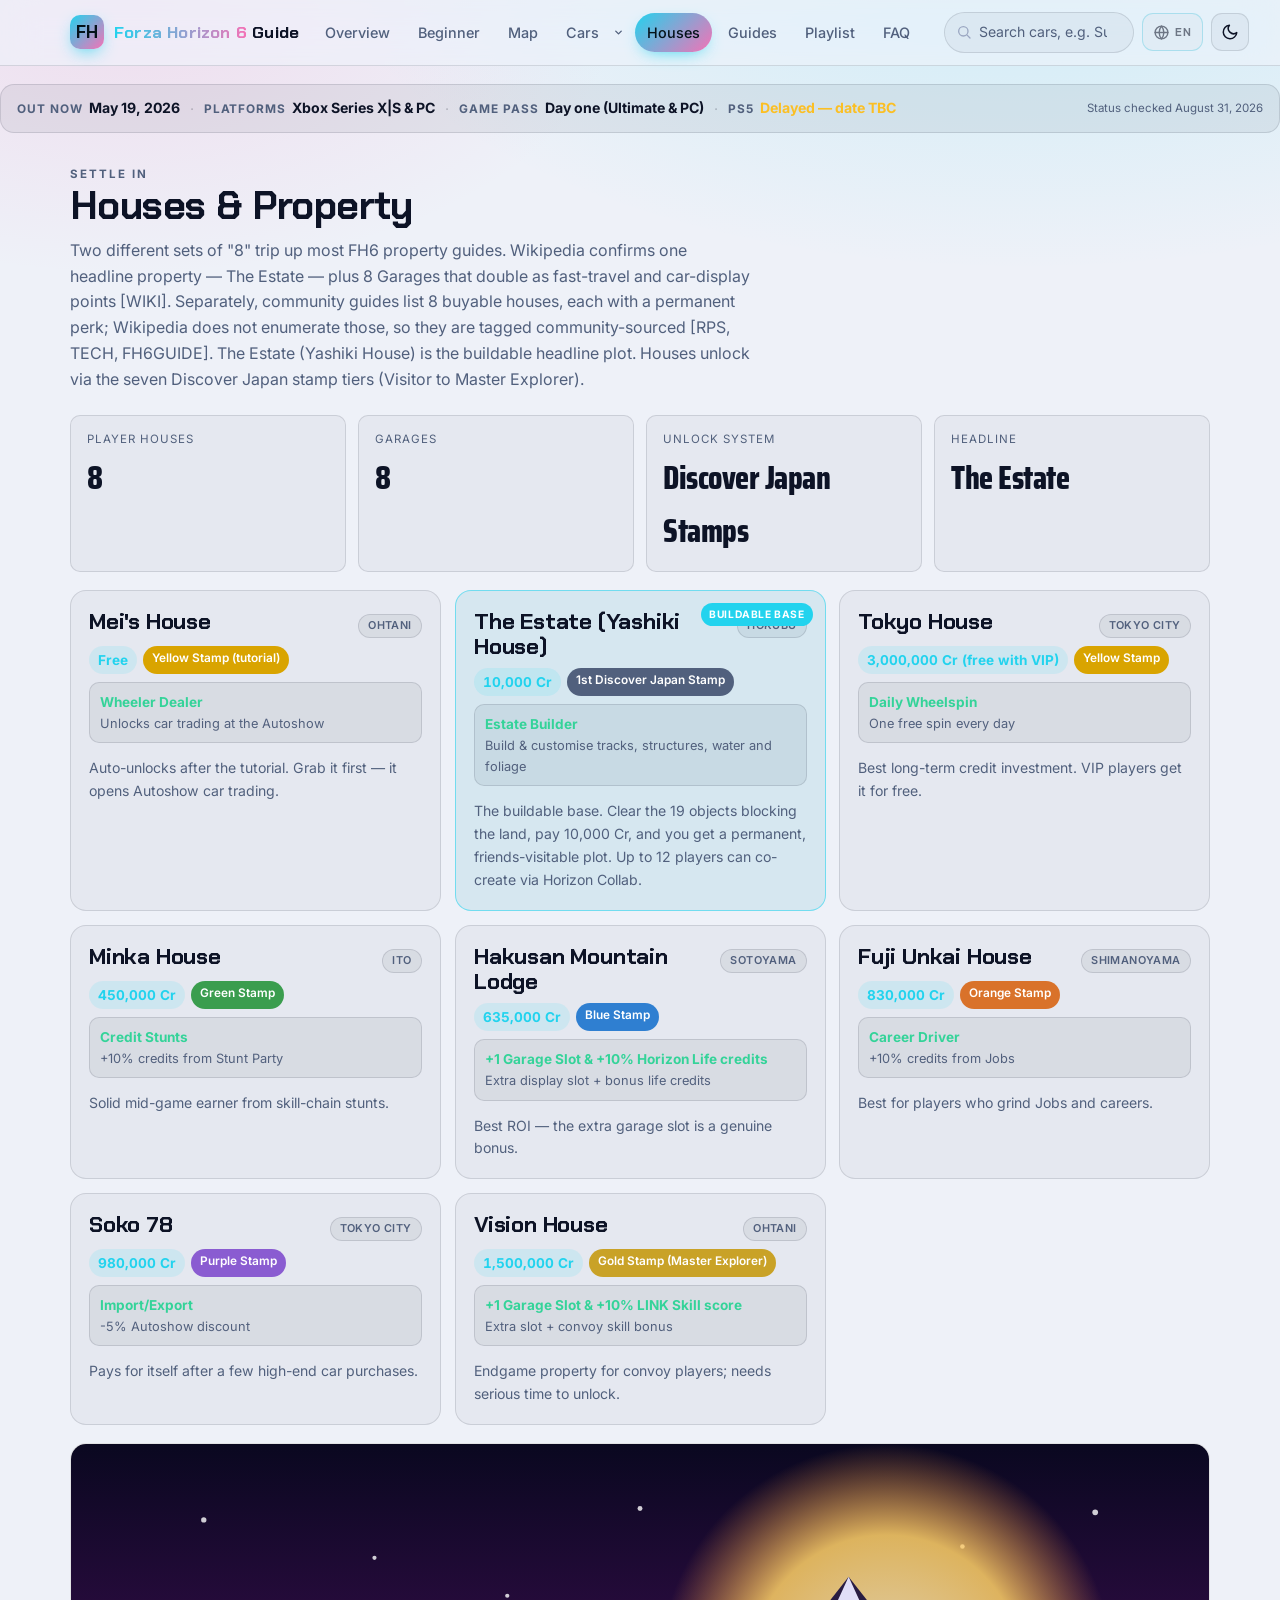
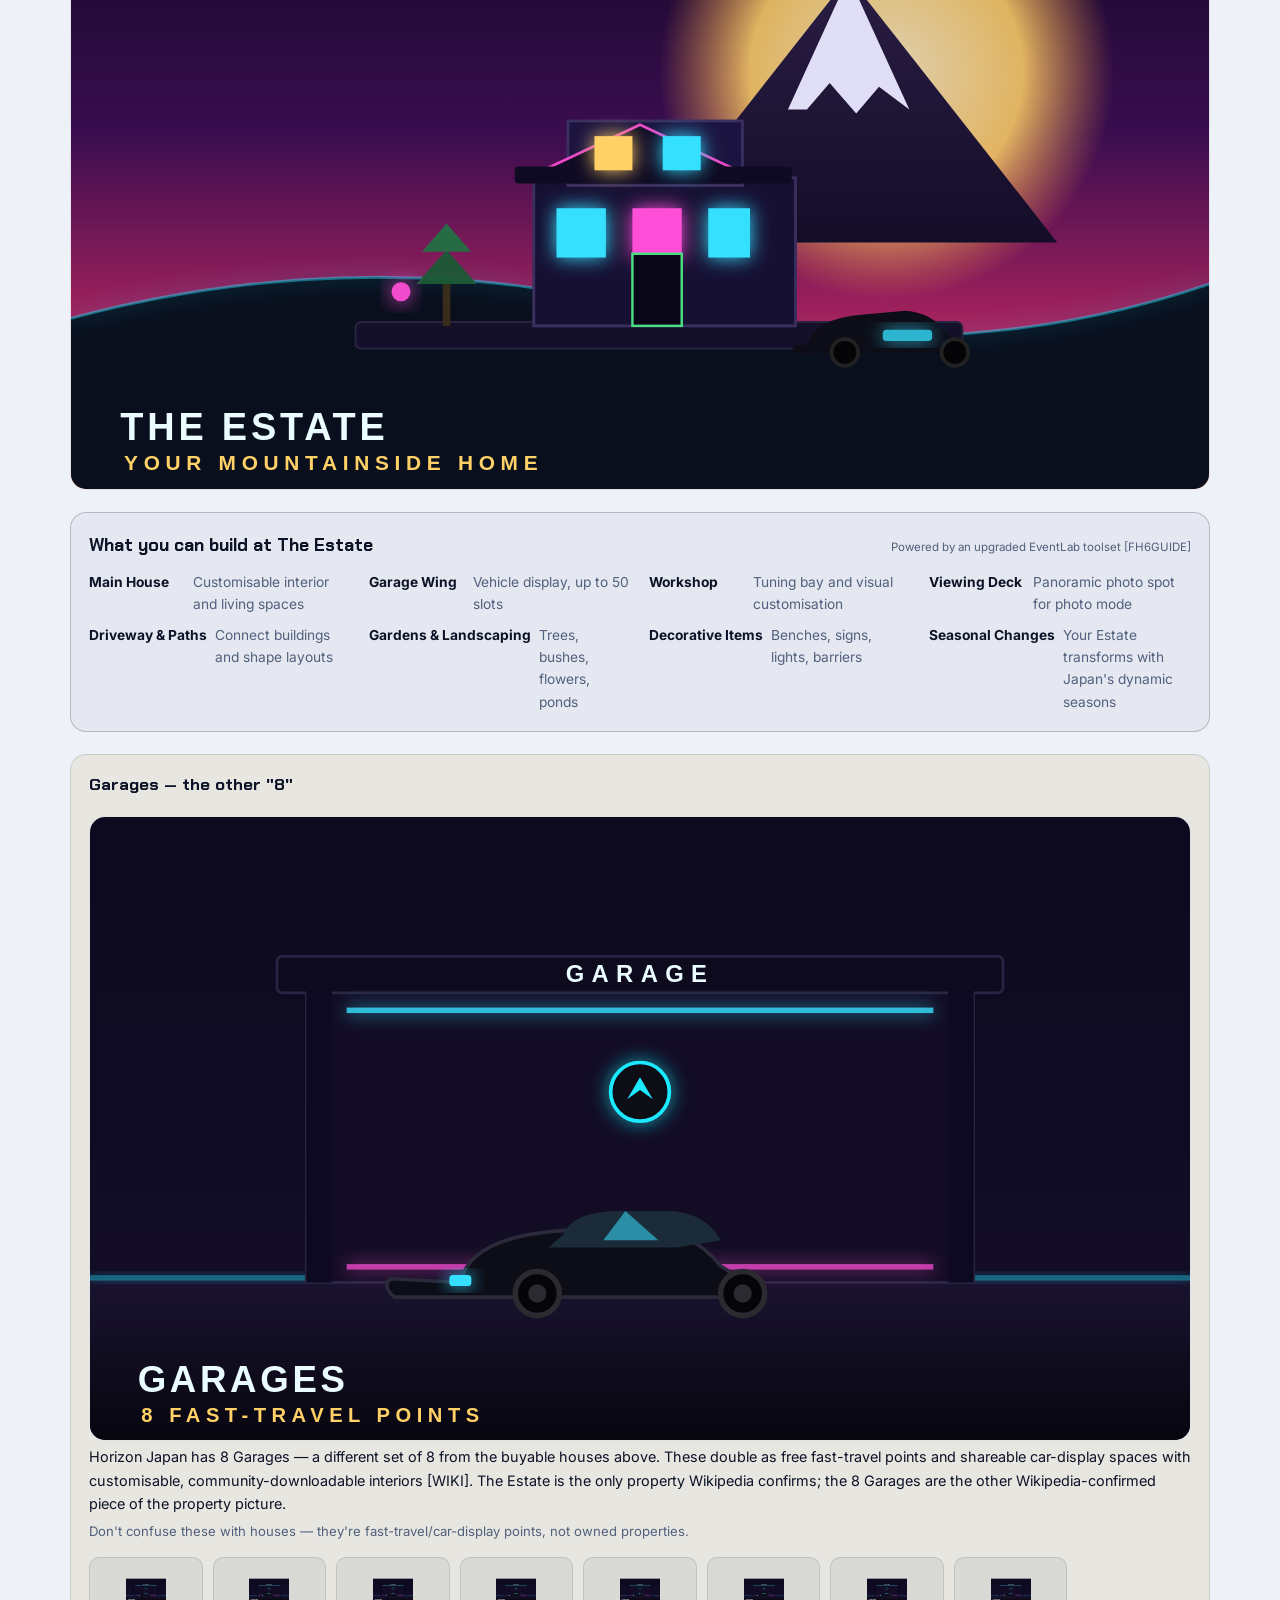
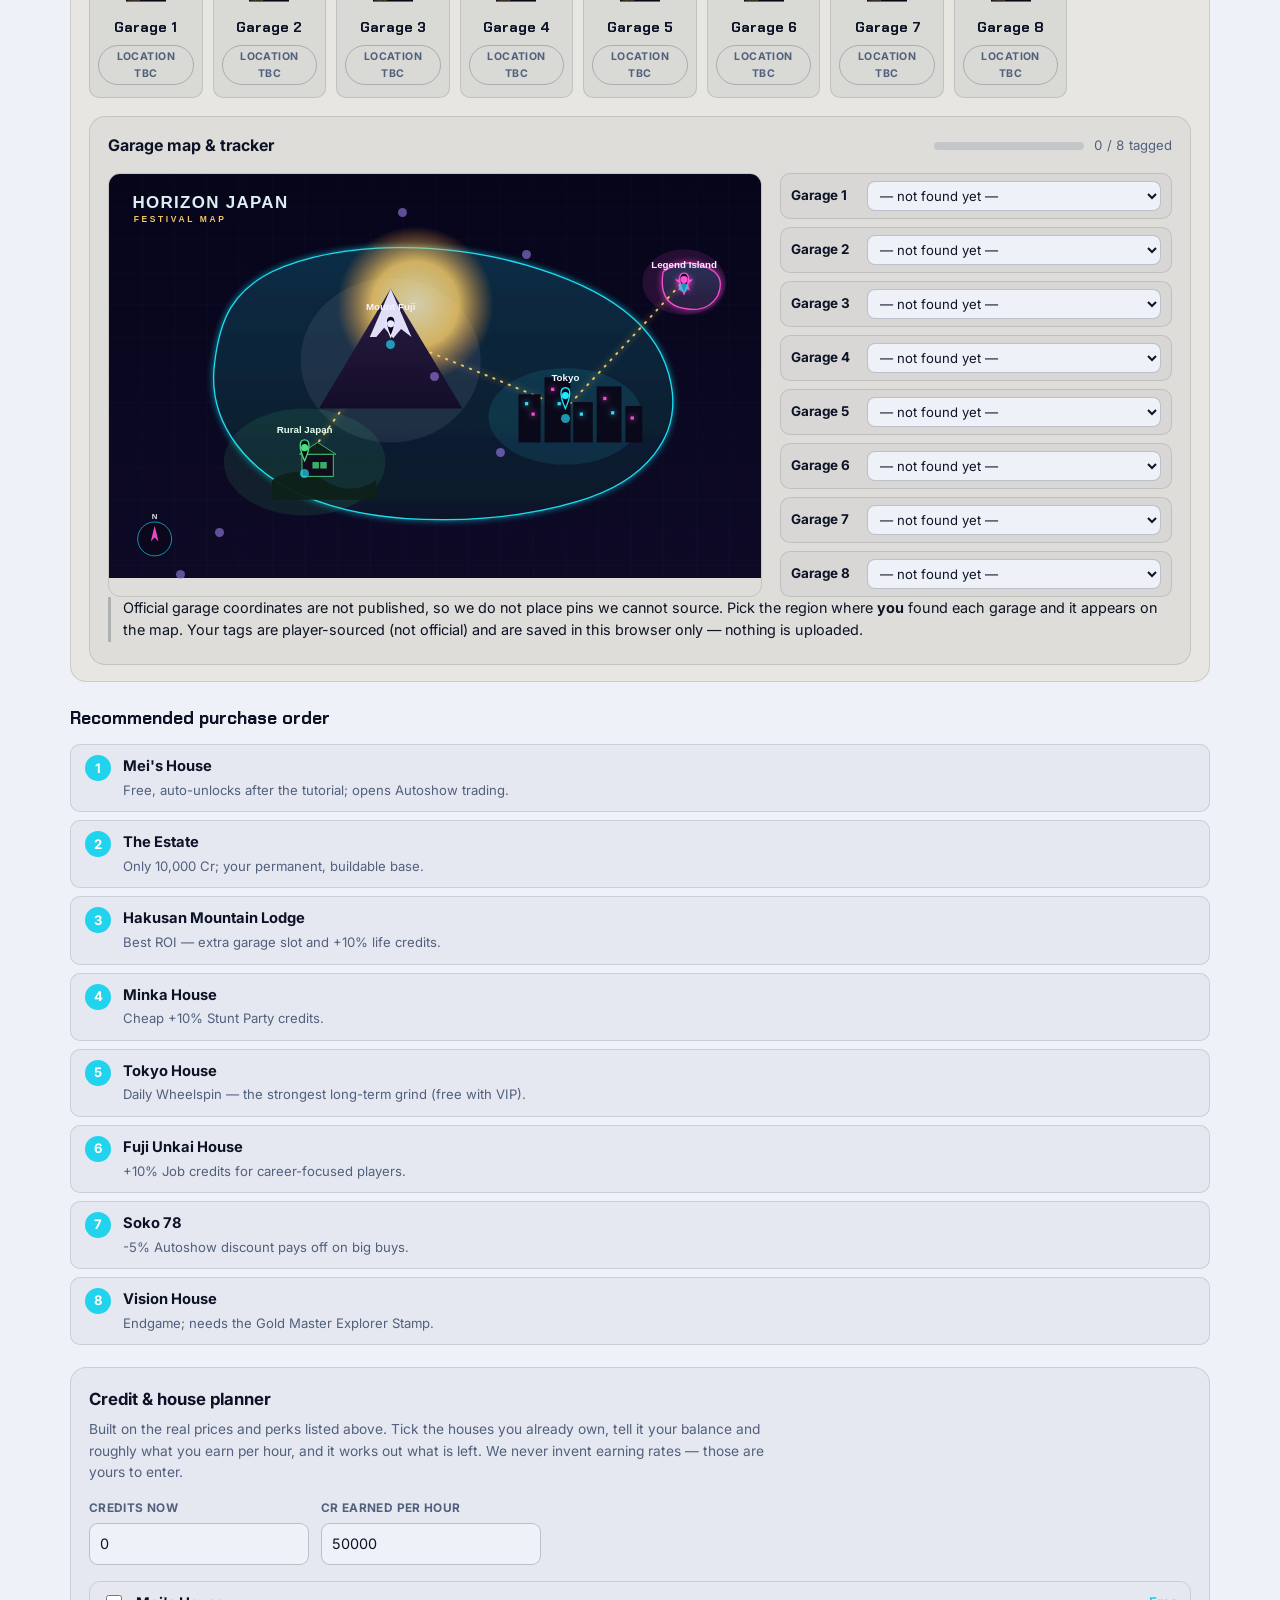
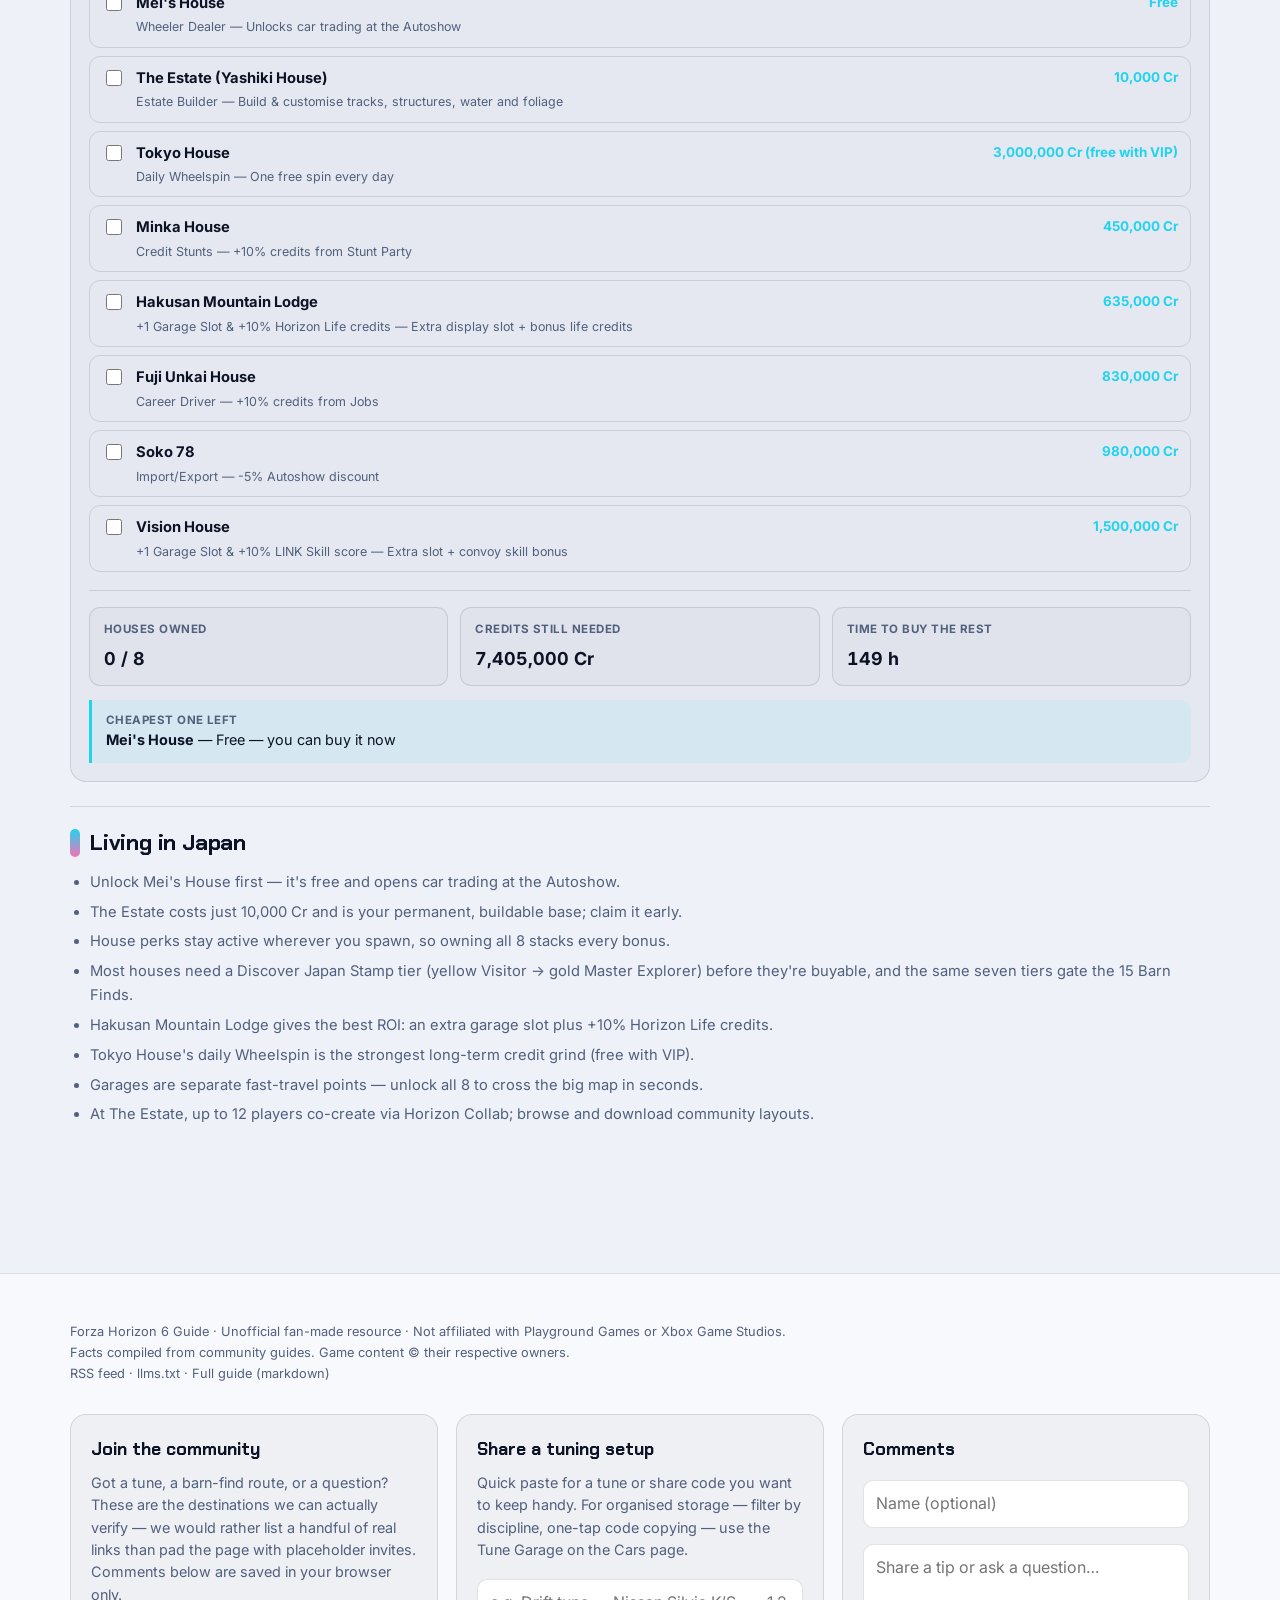
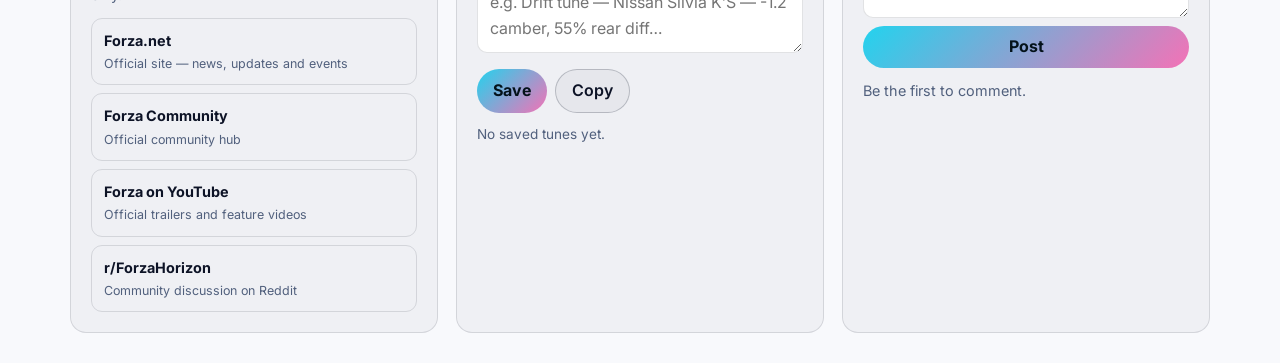
<file: houses/index.html>
<!DOCTYPE html>
<html lang="en" data-theme="dark">
<head>
  <meta charset="UTF-8" />
  <meta name="viewport" content="width=device-width, initial-scale=1.0" />
  <title>Houses &amp; Property — The Estate &amp; Garages — Forza Horizon 6 Guide</title>
  <meta name="description" content="Forza Horizon 6 property: The Estate, the 8 Garages that double as fast-travel points, and the 8 buyable houses with their prices, perks and unlock stamps." />
  <meta name="author" content="Forza Horizon 6 Guide" />
  <meta name="theme-color" content="#080b16" />
  <meta name="color-scheme" content="dark light" />
  <meta name="robots" content="index, follow, max-image-preview:large, max-snippet:-1, max-video-preview:-1" />
  <meta name="rating" content="general" />
  <link rel="canonical" href="https://www.forza-horizon-6.com/houses/" />

  <!-- Open Graph -->
  <meta property="og:type" content="website" />
  <meta property="og:site_name" content="Forza Horizon 6 Guide" />
  <meta property="og:title" content="Houses &amp; Property — The Estate &amp; Garages — Forza Horizon 6 Guide" />
  <meta property="og:description" content="Forza Horizon 6 property: The Estate, the 8 Garages that double as fast-travel points, and the 8 buyable houses with their prices, perks and unlock stamps." />
  <meta property="og:locale" content="en_US" />
  <meta property="og:url" content="https://www.forza-horizon-6.com/houses/" />
  <meta property="og:image" content="https://www.forza-horizon-6.com/assets/img/og.png" />
  <meta property="og:image:width" content="1200" />
  <meta property="og:image:height" content="630" />
  <meta property="og:image:alt" content="Forza Horizon 6 Guide — Horizon Japan: cars, barn finds, treasure cars, map and beginner's path." />
  <meta property="article:section" content="Gaming" />
  <meta property="article:tag" content="Forza Horizon 6" />

  <!-- Twitter -->
  <meta name="twitter:card" content="summary_large_image" />
  <meta name="twitter:title" content="Houses &amp; Property — The Estate &amp; Garages — Forza Horizon 6 Guide" />
  <meta name="twitter:description" content="Forza Horizon 6 property: The Estate, the 8 Garages that double as fast-travel points, and the 8 buyable houses with their prices, perks and unlock stamps." />
  <meta name="twitter:image" content="https://www.forza-horizon-6.com/assets/img/og.png" />

  <!-- GEO: expose clean markdown for generative engines -->
  <link rel="alternate" type="text/markdown" href="/llms.txt" title="Forza Horizon 6 Guide (LLM index)" />

  <!-- RSS feed for readers & AI agents -->
  <link rel="alternate" type="application/rss+xml" title="Forza Horizon 6 Guide RSS" href="/rss.xml" />

  <!-- Google AdSense (auto ads) -->
  <script async src="https://pagead2.googlesyndication.com/pagead/js/adsbygoogle.js?client=ca-pub-1113040288823837"
     crossorigin="anonymous"></script>

  <!-- Structured data (generated by gen_seo.js from data.js) -->
  <script type="application/ld+json">
{
  "@context": "https://schema.org",
  "@graph": [
    {
      "@type": "WebSite",
      "@id": "https://www.forza-horizon-6.com/#website",
      "name": "Forza Horizon 6 Guide",
      "url": "https://www.forza-horizon-6.com/",
      "inLanguage": "en",
      "description": "Forza Horizon 6 lands in a fictionalised Japan with the biggest map the series has ever built — 636 cars in the live roster today (550+ at launch). This guide covers the car list, Car Pass and DLC packs, barn finds, treasure cars, the Estate, the interactive Japan map, and a beginner path to Horizon Legend — with sources noted for everything.",
      "publisher": {
        "@type": "Organization",
        "name": "Forza Horizon 6 Guide (fan project)"
      }
    },
    {
      "@type": "CollectionPage",
      "@id": "https://www.forza-horizon-6.com/#guide",
      "name": "Forza Horizon 6 Guide",
      "url": "https://www.forza-horizon-6.com/",
      "inLanguage": "en",
      "isPartOf": {
        "@id": "https://www.forza-horizon-6.com/#website"
      },
      "about": {
        "@type": "VideoGame",
        "name": "Forza Horizon 6",
        "genre": [
          "Racing",
          "Open-world"
        ],
        "gamePlatform": [
          "Xbox Series X|S",
          "PC",
          "PlayStation 5"
        ],
        "author": {
          "@type": "Organization",
          "name": "Playground Games (with Turn 10 Studios)"
        },
        "publisher": {
          "@type": "Organization",
          "name": "Xbox Game Studios"
        },
        "datePublished": "2026-05-19",
        "description": "Forza Horizon 6 is a racing video game developed by Playground Games with Turn 10 Studios and published by Xbox Game Studios, set in a fictionalised Japan with the largest open-world map in the series.",
        "aggregateRating": {
          "@type": "AggregateRating",
          "ratingValue": "90",
          "bestRating": "100",
          "worstRating": "0",
          "ratingCount": "142",
          "reviewCount": "142"
        },
        "review": [
          {
            "@type": "Review",
            "author": {
              "@type": "Organization",
              "name": "IGN"
            },
            "reviewRating": {
              "@type": "Rating",
              "ratingValue": "10/10",
              "bestRating": "10",
              "worstRating": "0"
            }
          },
          {
            "@type": "Review",
            "author": {
              "@type": "Organization",
              "name": "Eurogamer"
            },
            "reviewRating": {
              "@type": "Rating",
              "ratingValue": "5/5",
              "bestRating": "5",
              "worstRating": "0"
            }
          },
          {
            "@type": "Review",
            "author": {
              "@type": "Organization",
              "name": "Giant Bomb"
            },
            "reviewRating": {
              "@type": "Rating",
              "ratingValue": "5/5",
              "bestRating": "5",
              "worstRating": "0"
            }
          },
          {
            "@type": "Review",
            "author": {
              "@type": "Organization",
              "name": "Video Games Chronicle"
            },
            "reviewRating": {
              "@type": "Rating",
              "ratingValue": "5/5",
              "bestRating": "5",
              "worstRating": "0"
            }
          },
          {
            "@type": "Review",
            "author": {
              "@type": "Organization",
              "name": "Game Informer"
            },
            "reviewRating": {
              "@type": "Rating",
              "ratingValue": "9.25/10",
              "bestRating": "10",
              "worstRating": "0"
            }
          },
          {
            "@type": "Review",
            "author": {
              "@type": "Organization",
              "name": "Destructoid"
            },
            "reviewRating": {
              "@type": "Rating",
              "ratingValue": "9/10",
              "bestRating": "10",
              "worstRating": "0"
            }
          },
          {
            "@type": "Review",
            "author": {
              "@type": "Organization",
              "name": "PCGamesN"
            },
            "reviewRating": {
              "@type": "Rating",
              "ratingValue": "9/10",
              "bestRating": "10",
              "worstRating": "0"
            }
          },
          {
            "@type": "Review",
            "author": {
              "@type": "Organization",
              "name": "Shacknews"
            },
            "reviewRating": {
              "@type": "Rating",
              "ratingValue": "9/10",
              "bestRating": "10",
              "worstRating": "0"
            }
          },
          {
            "@type": "Review",
            "author": {
              "@type": "Organization",
              "name": "Pure Xbox"
            },
            "reviewRating": {
              "@type": "Rating",
              "ratingValue": "9/10",
              "bestRating": "10",
              "worstRating": "0"
            }
          },
          {
            "@type": "Review",
            "author": {
              "@type": "Organization",
              "name": "Hardcore Gamer"
            },
            "reviewRating": {
              "@type": "Rating",
              "ratingValue": "4.5/5",
              "bestRating": "5",
              "worstRating": "0"
            }
          },
          {
            "@type": "Review",
            "author": {
              "@type": "Organization",
              "name": "TechRadar"
            },
            "reviewRating": {
              "@type": "Rating",
              "ratingValue": "4.5/5",
              "bestRating": "5",
              "worstRating": "0"
            }
          },
          {
            "@type": "Review",
            "author": {
              "@type": "Organization",
              "name": "GamesRadar+"
            },
            "reviewRating": {
              "@type": "Rating",
              "ratingValue": "4/5",
              "bestRating": "5",
              "worstRating": "0"
            }
          },
          {
            "@type": "Review",
            "author": {
              "@type": "Organization",
              "name": "GameSpot"
            },
            "reviewRating": {
              "@type": "Rating",
              "ratingValue": "8/10",
              "bestRating": "10",
              "worstRating": "0"
            }
          },
          {
            "@type": "Review",
            "author": {
              "@type": "Organization",
              "name": "PC Gamer (US)"
            },
            "reviewRating": {
              "@type": "Rating",
              "ratingValue": "84/100",
              "bestRating": "10",
              "worstRating": "0"
            }
          }
        ]
      }
    },
    {
      "@type": "ItemList",
      "@id": "https://www.forza-horizon-6.com/#cars",
      "name": "Forza Horizon 6 car list (confirmed & community-sourced)",
      "description": "Cars available in Forza Horizon 6 — cover car, cross-title loyalty rewards, starters, prologue cars, event rewards, and a roster sample. 636 in the live roster (550+ at launch, as of Aug 13, 2026) cars at launch.",
      "numberOfItems": 98,
      "itemListElement": [
        {
          "@type": "ListItem",
          "position": 1,
          "item": {
            "@type": "Car",
            "name": "2025 Toyota GR GT Prototype",
            "vehicleModelDate": "2025",
            "category": "Car",
            "description": "Cover car. Headline machine on the FH6 key art, with Mount Fuji and Tokyo behind it [WIKI]."
          }
        },
        {
          "@type": "ListItem",
          "position": 2,
          "item": {
            "@type": "Car",
            "name": "2025 Toyota Land Cruiser 250",
            "vehicleModelDate": "2025",
            "category": "Car",
            "description": "Cover car. The second cover car in the reveal key art, alongside the GR GT Prototype [Forza FAQ / WIKI]. The 250-series Land Cruiser."
          }
        },
        {
          "@type": "ListItem",
          "position": 3,
          "item": {
            "@type": "Car",
            "name": "2021 Mercedes-AMG One",
            "vehicleModelDate": "2021",
            "category": "Car",
            "description": "Loyalty (FH5). Returning reward for playing Forza Horizon 5 [WIKI]."
          }
        },
        {
          "@type": "ListItem",
          "position": 4,
          "item": {
            "@type": "Car",
            "name": "2016 Aston Martin Vulcan",
            "vehicleModelDate": "2016",
            "category": "Car",
            "description": "Loyalty (FH4). Returning reward for playing Forza Horizon 4 [WIKI]."
          }
        },
        {
          "@type": "ListItem",
          "position": 5,
          "item": {
            "@type": "Car",
            "name": "2016 Lamborghini Centenario LP 770-4",
            "vehicleModelDate": "2016",
            "category": "Car",
            "description": "Loyalty (FH3). Returning reward for playing Forza Horizon 3 [WIKI]."
          }
        },
        {
          "@type": "ListItem",
          "position": 6,
          "item": {
            "@type": "Car",
            "name": "2014 Lamborghini Huracán LP 610-4",
            "vehicleModelDate": "2014",
            "category": "Car",
            "description": "Loyalty (FH2). Returning reward for playing Forza Horizon 2 [WIKI]."
          }
        },
        {
          "@type": "ListItem",
          "position": 7,
          "item": {
            "@type": "Car",
            "name": "2013 Dodge SRT Viper GTS",
            "vehicleModelDate": "2013",
            "category": "Car",
            "description": "Loyalty (FH1). Returning reward for playing Forza Horizon 1 [WIKI]."
          }
        },
        {
          "@type": "ListItem",
          "position": 8,
          "item": {
            "@type": "Car",
            "name": "2024 Chevrolet Corvette E-Ray",
            "vehicleModelDate": "2024",
            "category": "Car",
            "description": "Loyalty (Motorsport). Returning reward for Forza Motorsport (2023) [WIKI]."
          }
        },
        {
          "@type": "ListItem",
          "position": 9,
          "item": {
            "@type": "Car",
            "name": "1989 Nissan Silvia K'S",
            "vehicleModelDate": "1989",
            "category": "Car",
            "description": "Drift-friendly. Great for learning Touge and drift zones."
          }
        },
        {
          "@type": "ListItem",
          "position": 10,
          "item": {
            "@type": "Car",
            "name": "1994 Toyota Celica GT-Four ST205",
            "vehicleModelDate": "1994",
            "category": "Car",
            "description": "All-rounder. Balanced for mixed road and light off-road."
          }
        },
        {
          "@type": "ListItem",
          "position": 11,
          "item": {
            "@type": "Car",
            "name": "1970 GMC Jimmy",
            "vehicleModelDate": "1970",
            "category": "Car",
            "description": "Off-road. Heavy on tarmac, strong in the northern mountains."
          }
        },
        {
          "@type": "ListItem",
          "position": 12,
          "item": {
            "@type": "Car",
            "name": "2024 Nissan GT-R Nismo",
            "vehicleModelDate": "2024",
            "category": "Car",
            "description": "Prologue. Driven through the Hokubu fields at the very start."
          }
        },
        {
          "@type": "ListItem",
          "position": 13,
          "item": {
            "@type": "Car",
            "name": "2021 RJ Anderson #37 Polaris RZR Pro 4 Truck",
            "vehicleModelDate": "2021",
            "category": "Car",
            "description": "Prologue. Snow-circuit opener."
          }
        },
        {
          "@type": "ListItem",
          "position": 14,
          "item": {
            "@type": "Car",
            "name": "1995 Porsche 911 GT2",
            "vehicleModelDate": "1995",
            "category": "Car",
            "description": "Prologue. "
          }
        },
        {
          "@type": "ListItem",
          "position": 15,
          "item": {
            "@type": "Car",
            "name": "Mazda RX-7 Type R",
            "category": "Car",
            "description": "Prologue. "
          }
        },
        {
          "@type": "ListItem",
          "position": 16,
          "item": {
            "@type": "Car",
            "name": "2023 BMW M2",
            "vehicleModelDate": "2023",
            "category": "Car",
            "description": "Prologue. "
          }
        },
        {
          "@type": "ListItem",
          "position": 17,
          "item": {
            "@type": "Car",
            "name": "2020 Toyota GR Supra",
            "vehicleModelDate": "2020",
            "category": "Car",
            "description": "Prologue. "
          }
        },
        {
          "@type": "ListItem",
          "position": 18,
          "item": {
            "@type": "Car",
            "name": "2022 Toyota GR86",
            "vehicleModelDate": "2022",
            "category": "Car",
            "description": ""
          }
        },
        {
          "@type": "ListItem",
          "position": 19,
          "item": {
            "@type": "Car",
            "name": "2001 Mitsubishi Lancer Evolution VI GSR TM Edition",
            "vehicleModelDate": "2001",
            "category": "Car",
            "description": ""
          }
        },
        {
          "@type": "ListItem",
          "position": 20,
          "item": {
            "@type": "Car",
            "name": "2024 Ram 1500 TRX",
            "vehicleModelDate": "2024",
            "category": "Car",
            "description": ""
          }
        },
        {
          "@type": "ListItem",
          "position": 21,
          "item": {
            "@type": "Car",
            "name": "Aston Martin Vulcan",
            "category": "Car",
            "description": "Loyalty reward. Forza Loyalty reward if you played earlier titles."
          }
        },
        {
          "@type": "ListItem",
          "position": 22,
          "item": {
            "@type": "Car",
            "name": "Ford RS200",
            "category": "Car",
            "description": "Wristband event. Pier Pressure — Tokyo docks."
          }
        },
        {
          "@type": "ListItem",
          "position": 23,
          "item": {
            "@type": "Car",
            "name": "Lotus Exige WTAC",
            "category": "Car",
            "description": "Road Racing. "
          }
        },
        {
          "@type": "ListItem",
          "position": 24,
          "item": {
            "@type": "Car",
            "name": "Subaru Impreza",
            "category": "Car",
            "description": "Sekibe Scramble. "
          }
        },
        {
          "@type": "ListItem",
          "position": 25,
          "item": {
            "@type": "Car",
            "name": "Mitsubishi Lancer Evo",
            "category": "Car",
            "description": "Sekibe Scramble. "
          }
        },
        {
          "@type": "ListItem",
          "position": 26,
          "item": {
            "@type": "Car",
            "name": "Lamborghini Huracán Sterrato",
            "category": "Car",
            "description": "Dirt Racing max. "
          }
        },
        {
          "@type": "ListItem",
          "position": 27,
          "item": {
            "@type": "Car",
            "name": "Mini JCW Buggy",
            "category": "Car",
            "description": "Cross Country. "
          }
        },
        {
          "@type": "ListItem",
          "position": 28,
          "item": {
            "@type": "Car",
            "name": "GMA T.50",
            "category": "Car",
            "description": "Speed Traps. "
          }
        },
        {
          "@type": "ListItem",
          "position": 29,
          "item": {
            "@type": "Car",
            "name": "Porsche 911 GT3 RS '12",
            "category": "Car",
            "description": "Speed Zones. "
          }
        },
        {
          "@type": "ListItem",
          "position": 30,
          "item": {
            "@type": "Car",
            "name": "M12S Warthog CST",
            "category": "Car",
            "description": "Danger Signs. "
          }
        },
        {
          "@type": "ListItem",
          "position": 31,
          "item": {
            "@type": "Car",
            "name": "Mazda RX-8 #99",
            "category": "Car",
            "description": "Drift Zones. "
          }
        },
        {
          "@type": "ListItem",
          "position": 32,
          "item": {
            "@type": "Car",
            "name": "Mercedes-Benz G 65",
            "category": "Car",
            "description": "Trailblazers. "
          }
        },
        {
          "@type": "ListItem",
          "position": 33,
          "item": {
            "@type": "Car",
            "name": "Lexus LFA FE",
            "category": "Car",
            "description": "Street / Touge ultimate. "
          }
        },
        {
          "@type": "ListItem",
          "position": 34,
          "item": {
            "@type": "Car",
            "name": "Honda NSX-R '05",
            "category": "Car",
            "description": "Regional Mascots. "
          }
        },
        {
          "@type": "ListItem",
          "position": 35,
          "item": {
            "@type": "Car",
            "name": "Audi R8 '13",
            "category": "Car",
            "description": "Day Trips. "
          }
        },
        {
          "@type": "ListItem",
          "position": 36,
          "item": {
            "@type": "Car",
            "name": "Nissan 240 #777",
            "category": "Car",
            "description": "Drift Club Japan. "
          }
        },
        {
          "@type": "ListItem",
          "position": 37,
          "item": {
            "@type": "Car",
            "name": "Honda Civic '84",
            "category": "Car",
            "description": "Moto Auto Zine. "
          }
        },
        {
          "@type": "ListItem",
          "position": 38,
          "item": {
            "@type": "Car",
            "name": "Toyota GR86 \"86 Stories\"",
            "category": "Car",
            "description": "Yuji's Auto. "
          }
        },
        {
          "@type": "ListItem",
          "position": 39,
          "item": {
            "@type": "Car",
            "name": "Porsche 918",
            "category": "Car",
            "description": "Horizon Play. "
          }
        },
        {
          "@type": "ListItem",
          "position": 40,
          "item": {
            "@type": "Car",
            "name": "Porsche Cayman GT4 RS",
            "category": "Car",
            "description": "Road Rivals. "
          }
        },
        {
          "@type": "ListItem",
          "position": 41,
          "item": {
            "@type": "Car",
            "name": "Opel Manta 400",
            "category": "Car",
            "description": "Dirt Rivals. "
          }
        },
        {
          "@type": "ListItem",
          "position": 42,
          "item": {
            "@type": "Car",
            "name": "#37 Pro 2 Truck",
            "category": "Car",
            "description": "Cross Country Rivals. "
          }
        },
        {
          "@type": "ListItem",
          "position": 43,
          "item": {
            "@type": "Car",
            "name": "Subaru Vivio FE",
            "category": "Car",
            "description": "Horizon Life. "
          }
        },
        {
          "@type": "ListItem",
          "position": 44,
          "item": {
            "@type": "Car",
            "name": "Nissan Nismo GT-R '24",
            "category": "Car",
            "description": "Touge & Street Rivals. "
          }
        },
        {
          "@type": "ListItem",
          "position": 45,
          "item": {
            "@type": "Car",
            "name": "Koenigsegg Agera RS",
            "category": "Car",
            "description": "Explore Japan landmark. "
          }
        },
        {
          "@type": "ListItem",
          "position": 46,
          "item": {
            "@type": "Car",
            "name": "1969 Toyota 2000GT",
            "vehicleModelDate": "1969",
            "category": "Car",
            "description": ""
          }
        },
        {
          "@type": "ListItem",
          "position": 47,
          "item": {
            "@type": "Car",
            "name": "1964 Ferrari 250 GTO",
            "vehicleModelDate": "1964",
            "category": "Car",
            "description": ""
          }
        },
        {
          "@type": "ListItem",
          "position": 48,
          "item": {
            "@type": "Car",
            "name": "1954 Mercedes-Benz 300SL",
            "vehicleModelDate": "1954",
            "category": "Car",
            "description": ""
          }
        },
        {
          "@type": "ListItem",
          "position": 49,
          "item": {
            "@type": "Car",
            "name": "1994 Ferrari 355 Berlinetta",
            "vehicleModelDate": "1994",
            "category": "Car",
            "description": ""
          }
        },
        {
          "@type": "ListItem",
          "position": 50,
          "item": {
            "@type": "Car",
            "name": "1991 Ferrari 512 TR",
            "vehicleModelDate": "1991",
            "category": "Car",
            "description": ""
          }
        },
        {
          "@type": "ListItem",
          "position": 51,
          "item": {
            "@type": "Car",
            "name": "1973 Porsche 911 Carrera RS",
            "vehicleModelDate": "1973",
            "category": "Car",
            "description": ""
          }
        },
        {
          "@type": "ListItem",
          "position": 52,
          "item": {
            "@type": "Car",
            "name": "1995 Porsche 911 GT2",
            "vehicleModelDate": "1995",
            "category": "Car",
            "description": ""
          }
        },
        {
          "@type": "ListItem",
          "position": 53,
          "item": {
            "@type": "Car",
            "name": "2004 Porsche 996 GT3",
            "vehicleModelDate": "2004",
            "category": "Car",
            "description": ""
          }
        },
        {
          "@type": "ListItem",
          "position": 54,
          "item": {
            "@type": "Car",
            "name": "1982 Porsche 911 Turbo",
            "vehicleModelDate": "1982",
            "category": "Car",
            "description": ""
          }
        },
        {
          "@type": "ListItem",
          "position": 55,
          "item": {
            "@type": "Car",
            "name": "1989 Porsche 944 Turbo",
            "vehicleModelDate": "1989",
            "category": "Car",
            "description": ""
          }
        },
        {
          "@type": "ListItem",
          "position": 56,
          "item": {
            "@type": "Car",
            "name": "2024 Nissan Nissan GT-R Nismo",
            "vehicleModelDate": "2024",
            "category": "Car",
            "description": "Track Toys. "
          }
        },
        {
          "@type": "ListItem",
          "position": 57,
          "item": {
            "@type": "Car",
            "name": "2017 Nissan Nissan GT-R (R35)",
            "vehicleModelDate": "2017",
            "category": "Car",
            "description": "Modern Supercars. "
          }
        },
        {
          "@type": "ListItem",
          "position": 58,
          "item": {
            "@type": "Car",
            "name": "1990 Nissan Nissan #12 Skyline GT-R (BNR32 Gr.A) JTC",
            "vehicleModelDate": "1990",
            "category": "Car",
            "description": "Retro Racers. "
          }
        },
        {
          "@type": "ListItem",
          "position": 59,
          "item": {
            "@type": "Car",
            "name": "1998 Nissan Nissan #23 Pennzoil NISMO Skyline GT-R",
            "vehicleModelDate": "1998",
            "category": "Car",
            "description": "Retro Racers. "
          }
        },
        {
          "@type": "ListItem",
          "position": 60,
          "item": {
            "@type": "Car",
            "name": "2020 Toyota Toyota GR Supra",
            "vehicleModelDate": "2020",
            "category": "Car",
            "description": "Modern Sports Cars. "
          }
        },
        {
          "@type": "ListItem",
          "position": 61,
          "item": {
            "@type": "Car",
            "name": "2005 Honda Honda NSX-R GT",
            "vehicleModelDate": "2005",
            "category": "Car",
            "description": "Retro Sports Cars. "
          }
        },
        {
          "@type": "ListItem",
          "position": 62,
          "item": {
            "@type": "Car",
            "name": "2023 Honda Honda Civic Type R",
            "vehicleModelDate": "2023",
            "category": "Car",
            "description": "Super Hot Hatch. "
          }
        },
        {
          "@type": "ListItem",
          "position": 63,
          "item": {
            "@type": "Car",
            "name": "2003 Honda Honda S2000",
            "vehicleModelDate": "2003",
            "category": "Car",
            "description": "Modern Sports Cars. "
          }
        },
        {
          "@type": "ListItem",
          "position": 64,
          "item": {
            "@type": "Car",
            "name": "1991 Mazda Mazda #55 Mazda 787B",
            "vehicleModelDate": "1991",
            "category": "Car",
            "description": "Retro Racers. "
          }
        },
        {
          "@type": "ListItem",
          "position": 65,
          "item": {
            "@type": "Car",
            "name": "1994 Mazda Mazda MX-5 Miata",
            "vehicleModelDate": "1994",
            "category": "Car",
            "description": "Retro Sports Cars. "
          }
        },
        {
          "@type": "ListItem",
          "position": 66,
          "item": {
            "@type": "Car",
            "name": "1992 Mazda Mazda RX-7 Type R",
            "vehicleModelDate": "1992",
            "category": "Car",
            "description": "Retro Sports Cars. "
          }
        },
        {
          "@type": "ListItem",
          "position": 67,
          "item": {
            "@type": "Car",
            "name": "2004 Mitsubishi Mitsubishi Lancer Evolution VIII MR",
            "vehicleModelDate": "2004",
            "category": "Car",
            "description": "Modern Rally. "
          }
        },
        {
          "@type": "ListItem",
          "position": 68,
          "item": {
            "@type": "Car",
            "name": "1998 Subaru Subaru Impreza 22B-STi Version",
            "vehicleModelDate": "1998",
            "category": "Car",
            "description": "Retro Rally. "
          }
        },
        {
          "@type": "ListItem",
          "position": 69,
          "item": {
            "@type": "Car",
            "name": "2018 Subaru Subaru WRX STI ARX Supercar",
            "vehicleModelDate": "2018",
            "category": "Car",
            "description": "Rally Monsters. "
          }
        },
        {
          "@type": "ListItem",
          "position": 70,
          "item": {
            "@type": "Car",
            "name": "2021 Rimac Rimac Nevera",
            "vehicleModelDate": "2021",
            "category": "Car",
            "description": "Hypercars. "
          }
        },
        {
          "@type": "ListItem",
          "position": 71,
          "item": {
            "@type": "Car",
            "name": "2024 Koenigsegg Koenigsegg Gemera",
            "vehicleModelDate": "2024",
            "category": "Car",
            "description": "Hypercars. "
          }
        },
        {
          "@type": "ListItem",
          "position": 72,
          "item": {
            "@type": "Car",
            "name": "2020 Koenigsegg Koenigsegg Jesko",
            "vehicleModelDate": "2020",
            "category": "Car",
            "description": "Hypercars. "
          }
        },
        {
          "@type": "ListItem",
          "position": 73,
          "item": {
            "@type": "Car",
            "name": "2015 Koenigsegg Koenigsegg One:1",
            "vehicleModelDate": "2015",
            "category": "Car",
            "description": "Hypercars. "
          }
        },
        {
          "@type": "ListItem",
          "position": 74,
          "item": {
            "@type": "Car",
            "name": "2017 Koenigsegg Koenigsegg Agera RS",
            "vehicleModelDate": "2017",
            "category": "Car",
            "description": "Hypercars. "
          }
        },
        {
          "@type": "ListItem",
          "position": 75,
          "item": {
            "@type": "Car",
            "name": "2016 Koenigsegg Koenigsegg Regera",
            "vehicleModelDate": "2016",
            "category": "Car",
            "description": "Hypercars. "
          }
        },
        {
          "@type": "ListItem",
          "position": 76,
          "item": {
            "@type": "Car",
            "name": "2014 Porsche Porsche 918 Spyder",
            "vehicleModelDate": "2014",
            "category": "Car",
            "description": "Hypercars. "
          }
        },
        {
          "@type": "ListItem",
          "position": 77,
          "item": {
            "@type": "Car",
            "name": "2013 Ferrari Ferrari LaFerrari",
            "vehicleModelDate": "2013",
            "category": "Car",
            "description": "Hypercars. "
          }
        },
        {
          "@type": "ListItem",
          "position": 78,
          "item": {
            "@type": "Car",
            "name": "2016 Pagani Pagani Huayra BC Coupe",
            "vehicleModelDate": "2016",
            "category": "Car",
            "description": "Hypercars. "
          }
        },
        {
          "@type": "ListItem",
          "position": 79,
          "item": {
            "@type": "Car",
            "name": "2013 McLaren McLaren P1",
            "vehicleModelDate": "2013",
            "category": "Car",
            "description": "Hypercars. "
          }
        },
        {
          "@type": "ListItem",
          "position": 80,
          "item": {
            "@type": "Car",
            "name": "2012 Hennessey Hennessey Venom GT",
            "vehicleModelDate": "2012",
            "category": "Car",
            "description": "Hypercars. "
          }
        },
        {
          "@type": "ListItem",
          "position": 81,
          "item": {
            "@type": "Car",
            "name": "2019 McLaren McLaren Speedtail",
            "vehicleModelDate": "2019",
            "category": "Car",
            "description": "Hypercars. "
          }
        },
        {
          "@type": "ListItem",
          "position": 82,
          "item": {
            "@type": "Car",
            "name": "2021 Pagani Pagani Huayra R",
            "vehicleModelDate": "2021",
            "category": "Car",
            "description": "Extreme Track Toys. "
          }
        },
        {
          "@type": "ListItem",
          "position": 83,
          "item": {
            "@type": "Car",
            "name": "2009 Pagani Pagani Zonda R",
            "vehicleModelDate": "2009",
            "category": "Car",
            "description": "Extreme Track Toys. "
          }
        },
        {
          "@type": "ListItem",
          "position": 84,
          "item": {
            "@type": "Car",
            "name": "2008 Koenigsegg Koenigsegg CCGT",
            "vehicleModelDate": "2008",
            "category": "Car",
            "description": "Extreme Track Toys. "
          }
        },
        {
          "@type": "ListItem",
          "position": 85,
          "item": {
            "@type": "Car",
            "name": "2015 Chevrolet Chevrolet Corvette Z06",
            "vehicleModelDate": "2015",
            "category": "Car",
            "description": "Modern Muscle. "
          }
        },
        {
          "@type": "ListItem",
          "position": 86,
          "item": {
            "@type": "Car",
            "name": "2020 Ford Ford Mustang Shelby GT500",
            "vehicleModelDate": "2020",
            "category": "Car",
            "description": "Modern Muscle. "
          }
        },
        {
          "@type": "ListItem",
          "position": 87,
          "item": {
            "@type": "Car",
            "name": "2021 BMW BMW M4 Competition Coupé Welcome Pack",
            "vehicleModelDate": "2021",
            "category": "Car",
            "description": "Modern Super Saloons. "
          }
        },
        {
          "@type": "ListItem",
          "position": 88,
          "item": {
            "@type": "Car",
            "name": "2022 BMW BMW M5 CS",
            "vehicleModelDate": "2022",
            "category": "Car",
            "description": "Modern Super Saloons. "
          }
        },
        {
          "@type": "ListItem",
          "position": 89,
          "item": {
            "@type": "Car",
            "name": "2017 Chevrolet Chevrolet Camaro ZL1",
            "vehicleModelDate": "2017",
            "category": "Car",
            "description": "Modern Muscle. "
          }
        },
        {
          "@type": "ListItem",
          "position": 90,
          "item": {
            "@type": "Car",
            "name": "2009 Chevrolet Chevrolet Corvette ZR1",
            "vehicleModelDate": "2009",
            "category": "Car",
            "description": "Modern Muscle. "
          }
        },
        {
          "@type": "ListItem",
          "position": 91,
          "item": {
            "@type": "Car",
            "name": "2013 SRT SRT Viper GTS",
            "vehicleModelDate": "2013",
            "category": "Car",
            "description": "Modern Muscle. "
          }
        },
        {
          "@type": "ListItem",
          "position": 92,
          "item": {
            "@type": "Car",
            "name": "2022 Dodge Dodge Challenger SRT Super Stock",
            "vehicleModelDate": "2022",
            "category": "Car",
            "description": "Modern Muscle. "
          }
        },
        {
          "@type": "ListItem",
          "position": 93,
          "item": {
            "@type": "Car",
            "name": "2018 Dodge Dodge Challenger SRT Demon",
            "vehicleModelDate": "2018",
            "category": "Car",
            "description": "Modern Muscle. "
          }
        },
        {
          "@type": "ListItem",
          "position": 94,
          "item": {
            "@type": "Car",
            "name": "2024 Ford Ford Mustang Dark Horse",
            "vehicleModelDate": "2024",
            "category": "Car",
            "description": "Modern Muscle. "
          }
        },
        {
          "@type": "ListItem",
          "position": 95,
          "item": {
            "@type": "Car",
            "name": "2021 Alfa Romeo Alfa Romeo Giulia GTAm",
            "vehicleModelDate": "2021",
            "category": "Car",
            "description": "Modern Super Saloons. "
          }
        },
        {
          "@type": "ListItem",
          "position": 96,
          "item": {
            "@type": "Car",
            "name": "2018 Mercedes-AMG Mercedes-AMG GT 4-Door Coupé",
            "vehicleModelDate": "2018",
            "category": "Car",
            "description": "Modern Super Saloons. "
          }
        },
        {
          "@type": "ListItem",
          "position": 97,
          "item": {
            "@type": "Car",
            "name": "2020 BMW BMW M2 Competition Coupé",
            "vehicleModelDate": "2020",
            "category": "Car",
            "description": "Modern Super Saloons. "
          }
        },
        {
          "@type": "ListItem",
          "position": 98,
          "item": {
            "@type": "Car",
            "name": "2018 Ford Ford Mustang RTR Spec 5",
            "vehicleModelDate": "2018",
            "category": "Car",
            "description": "Modern Muscle. "
          }
        }
      ]
    }
  ]
}
  </script>
  <script type="application/ld+json">
{
  "@context": "https://schema.org",
  "@graph": [
    {
      "@type": "WebPage",
      "@id": "https://www.forza-horizon-6.com/houses/#webpage",
      "url": "https://www.forza-horizon-6.com/houses/",
      "name": "Houses & Property — The Estate & Garages — Forza Horizon 6 Guide",
      "isPartOf": {
        "@id": "https://www.forza-horizon-6.com/#website"
      },
      "inLanguage": "en",
      "about": {
        "@id": "https://www.forza-horizon-6.com/#game"
      },
      "dateModified": "2026-08-31"
    },
    {
      "@type": "BreadcrumbList",
      "itemListElement": [
        {
          "@type": "ListItem",
          "position": 1,
          "name": "Forza Horizon 6 Guide",
          "item": "https://www.forza-horizon-6.com/"
        },
        {
          "@type": "ListItem",
          "position": 2,
          "name": "Houses & Property",
          "item": "https://www.forza-horizon-6.com/houses/"
        }
      ]
    }
  ]
}
  </script>

  <!-- Fonts -->
  <link rel="preconnect" href="https://fonts.googleapis.com" />
  <link rel="preconnect" href="https://fonts.gstatic.com" crossorigin />
  <link href="https://fonts.googleapis.com/css2?family=Chakra+Petch:wght@400;600;700;800&family=Inter:wght@400;500;600;700;800&family=Saira+Condensed:wght@800;900&display=swap" rel="stylesheet" />

  <!-- Styles -->
  <link rel="stylesheet" href="/assets/css/style.css?v=32" />

  <!-- Prevent theme flash -->
  <script>
    (function () {
      try {
        var t = localStorage.getItem('fh6-theme');
        if (!t) t = window.matchMedia('(prefers-color-scheme: light)').matches ? 'light' : 'dark';
        document.documentElement.setAttribute('data-theme', t);
      } catch (e) {}
    })();
  </script>
</head>
<body>
  <header class="site-header">
    <div class="nav-wrap">
      <a class="brand" href="#home" data-nav="home" aria-label="Forza Horizon 6 Guide home">
        <span class="logo">FH</span><span><b>Forza Horizon 6</b> Guide</span>
      </a>
      <nav class="nav" id="nav">
        <a href="#home" data-nav="home">Overview</a>
        <a href="/beginner/" data-nav="beginner">Beginner</a>
        <a href="/map/" data-nav="map">Map</a>
        <div class="nav-item-dd">
          <a href="/cars/" data-nav="cars" class="nav-dd-main">Cars</a>
          <button type="button" id="cars-dd-btn" class="nav-dd-toggle" aria-haspopup="true" aria-expanded="false" aria-label="Cars menu">
            <svg width="11" height="11" viewBox="0 0 24 24" fill="none" stroke="currentColor" stroke-width="3" stroke-linecap="round" stroke-linejoin="round" aria-hidden="true"><path d="M6 9l6 6 6-6"/></svg>
          </button>
          <div id="cars-dd" class="cars-dd" role="menu">
            <a href="/cars/" role="menuitem" data-scroll="cars-best">Best by discipline</a>
            <a href="/cars/" role="menuitem" data-scroll="cars-barn">Barn Finds</a>
            <a href="/cars/" role="menuitem" data-scroll="cars-treasure">Treasure Cars</a>
            <a href="/cars/" role="menuitem" data-scroll="cars-aftermarket">Aftermarket Cars</a>
            <a href="/cars/" role="menuitem" data-scroll="cars-forza">Forza Edition Cars</a>
          </div>
        </div>
        <a href="/houses/" data-nav="houses">Houses</a>
        <a href="/guides/" data-nav="guides">Guides</a>
        <a href="/playlist/" data-nav="playlist">Playlist</a>
        <a href="/faq/" data-nav="faq">FAQ</a>
      </nav>
      <div class="nav-actions">
        <input type="search" id="global-search" class="global-search" placeholder="Search cars, e.g. Supra" aria-label="Search the guide" />
        <div class="translate-wrap" id="translate-wrap">
          <button class="icon-btn translate-btn" id="translate-btn" aria-haspopup="true" aria-expanded="false" title="Translate page" aria-label="Translate page">
            <svg width="17" height="17" viewBox="0 0 24 24" fill="none" stroke="currentColor" stroke-width="2" stroke-linecap="round" stroke-linejoin="round"><circle cx="12" cy="12" r="9"/><path d="M3 12h18"/><path d="M12 3a14 14 0 0 1 0 18 14 14 0 0 1 0-18z"/></svg>
            <span class="translate-code" id="translate-code">EN</span>
          </button>
          <div class="translate-menu" id="translate-menu" role="menu" hidden>
            <div class="tm-head">Translate this page</div>
            <button class="tm-item" role="menuitem" data-lang="en">English</button>
            <button class="tm-item" role="menuitem" data-lang="ja">日本語</button>
            <button class="tm-item" role="menuitem" data-lang="ko">한국어</button>
            <button class="tm-item" role="menuitem" data-lang="de">Deutsch</button>
            <button class="tm-item" role="menuitem" data-lang="fr">Français</button>
            <button class="tm-item" role="menuitem" data-lang="es">Español</button>
            <button class="tm-item" role="menuitem" data-lang="pt">Português</button>
            <button class="tm-item" role="menuitem" data-lang="ru">Русский</button>
            <div class="tm-foot">Powered by Google Translate</div>
          </div>
          <div id="google_translate_element" aria-hidden="true"></div>
        </div>
        <button class="icon-btn" id="theme-toggle" aria-label="Toggle light/dark theme" title="Toggle theme"><svg width="18" height="18" viewBox="0 0 24 24" fill="none" stroke="currentColor" stroke-width="2" stroke-linecap="round" stroke-linejoin="round"><path d="M21 12.8A9 9 0 1 1 11.2 3 7 7 0 0 0 21 12.8z"/></svg></button>
      </div>
    </div>
  </header>

  <!-- Release status bar. Deliberately static HTML (not SPA-rendered) so it is
       visible to crawlers, AI engines and no-JS visitors on first paint. Keep in
       sync with D.meta / D.hero.status in assets/js/data.js. -->
  <div class="release-status" id="release-status" role="note" aria-label="Forza Horizon 6 release status">
    <span class="rs-pill"><span class="rs-k">Out now</span><span class="rs-v">May 19, 2026</span></span>
    <span class="rs-sep" aria-hidden="true">·</span>
    <span class="rs-pill"><span class="rs-k">Platforms</span><span class="rs-v">Xbox Series X|S &amp; PC</span></span>
    <span class="rs-sep" aria-hidden="true">·</span>
    <span class="rs-pill"><span class="rs-k">Game Pass</span><span class="rs-v">Day one (Ultimate &amp; PC)</span></span>
    <span class="rs-sep" aria-hidden="true">·</span>
    <span class="rs-pill rs-flag"><span class="rs-k">PS5</span><span class="rs-v">Delayed — date TBC</span></span>
    <span class="rs-updated">Status checked August 31, 2026</span>
  </div>

  <main id="app" data-ssg-page="houses">
<div class="section-head"><p class="eyebrow">Settle in</p><h2>Houses &amp; Property</h2><p>Two different sets of "8" trip up most FH6 property guides. Wikipedia confirms one headline property — The Estate — plus 8 Garages that double as fast-travel and car-display points [WIKI]. Separately, community guides list 8 buyable houses, each with a permanent perk; Wikipedia does not enumerate those, so they are tagged community-sourced [RPS, TECH, FH6GUIDE]. The Estate (Yashiki House) is the buildable headline plot. Houses unlock via the seven Discover Japan stamp tiers (Visitor to Master Explorer).</p></div><div class="facts"><div class="fact" data-reveal="" style="transition-delay: 0ms;"><div class="k">Player houses</div><div class="v">8</div></div><div class="fact" data-reveal="" style="transition-delay: 45ms;"><div class="k">Garages</div><div class="v">8</div></div><div class="fact" data-reveal="" style="transition-delay: 90ms;"><div class="k">Unlock system</div><div class="v">Discover Japan Stamps</div></div><div class="fact" data-reveal="" style="transition-delay: 135ms;"><div class="k">Headline</div><div class="v">The Estate</div></div></div><div class="house-grid" style="margin-top:18px"><article class="house-card" data-reveal="" style="transition-delay: 0ms;"><div class="house-top"><h3>Mei's House</h3><span class="region-tag">Ohtani</span></div><div class="house-meta"><span class="hm price">Free</span><span class="hm stamp st-yellow">Yellow Stamp (tutorial)</span></div><div class="perk"><span class="perk-name">Wheeler Dealer</span><span class="perk-detail">Unlocks car trading at the Autoshow</span></div><p>Auto-unlocks after the tutorial. Grab it first — it opens Autoshow car trading.</p></article><article class="house-card featured" data-reveal="" style="transition-delay: 45ms;"><span class="house-flag">Buildable base</span><div class="house-top"><h3>The Estate (Yashiki House)</h3><span class="region-tag">Hokubu</span></div><div class="house-meta"><span class="hm price">10,000 Cr</span><span class="hm stamp st-default">1st Discover Japan Stamp</span></div><div class="perk"><span class="perk-name">Estate Builder</span><span class="perk-detail">Build &amp; customise tracks, structures, water and foliage</span></div><p>The buildable base. Clear the 19 objects blocking the land, pay 10,000 Cr, and you get a permanent, friends-visitable plot. Up to 12 players can co-create via Horizon Collab.</p></article><article class="house-card" data-reveal="" style="transition-delay: 90ms;"><div class="house-top"><h3>Tokyo House</h3><span class="region-tag">Tokyo City</span></div><div class="house-meta"><span class="hm price">3,000,000 Cr (free with VIP)</span><span class="hm stamp st-yellow">Yellow Stamp</span></div><div class="perk"><span class="perk-name">Daily Wheelspin</span><span class="perk-detail">One free spin every day</span></div><p>Best long-term credit investment. VIP players get it for free.</p></article><article class="house-card" data-reveal="" style="transition-delay: 135ms;"><div class="house-top"><h3>Minka House</h3><span class="region-tag">Ito</span></div><div class="house-meta"><span class="hm price">450,000 Cr</span><span class="hm stamp st-green">Green Stamp</span></div><div class="perk"><span class="perk-name">Credit Stunts</span><span class="perk-detail">+10% credits from Stunt Party</span></div><p>Solid mid-game earner from skill-chain stunts.</p></article><article class="house-card" data-reveal="" style="transition-delay: 180ms;"><div class="house-top"><h3>Hakusan Mountain Lodge</h3><span class="region-tag">Sotoyama</span></div><div class="house-meta"><span class="hm price">635,000 Cr</span><span class="hm stamp st-blue">Blue Stamp</span></div><div class="perk"><span class="perk-name">+1 Garage Slot &amp; +10% Horizon Life credits</span><span class="perk-detail">Extra display slot + bonus life credits</span></div><p>Best ROI — the extra garage slot is a genuine bonus.</p></article><article class="house-card" data-reveal="" style="transition-delay: 225ms;"><div class="house-top"><h3>Fuji Unkai House</h3><span class="region-tag">Shimanoyama</span></div><div class="house-meta"><span class="hm price">830,000 Cr</span><span class="hm stamp st-orange">Orange Stamp</span></div><div class="perk"><span class="perk-name">Career Driver</span><span class="perk-detail">+10% credits from Jobs</span></div><p>Best for players who grind Jobs and careers.</p></article><article class="house-card" data-reveal="" style="transition-delay: 270ms;"><div class="house-top"><h3>Soko 78</h3><span class="region-tag">Tokyo City</span></div><div class="house-meta"><span class="hm price">980,000 Cr</span><span class="hm stamp st-purple">Purple Stamp</span></div><div class="perk"><span class="perk-name">Import/Export</span><span class="perk-detail">-5% Autoshow discount</span></div><p>Pays for itself after a few high-end car purchases.</p></article><article class="house-card" data-reveal="" style="transition-delay: 315ms;"><div class="house-top"><h3>Vision House</h3><span class="region-tag">Ohtani</span></div><div class="house-meta"><span class="hm price">1,500,000 Cr</span><span class="hm stamp st-gold">Gold Stamp (Master Explorer)</span></div><div class="perk"><span class="perk-name">+1 Garage Slot &amp; +10% LINK Skill score</span><span class="perk-detail">Extra slot + convoy skill bonus</span></div><p>Endgame property for convoy players; needs serious time to unlock.</p></article></div><figure class="house-art-fig"><img src="/assets/img/house-estate.svg" alt="The Estate — your buildable, customisable mountainside home in rural Japan" loading="lazy"></figure><div class="estate-box"><div class="estate-head"><h3>What you can build at The Estate</h3><span class="estate-sub">Powered by an upgraded EventLab toolset [FH6GUIDE]</span></div><ul class="estate-list"><li><span class="eb-t">Main House</span><span class="eb-d">Customisable interior and living spaces</span></li><li><span class="eb-t">Garage Wing</span><span class="eb-d">Vehicle display, up to 50 slots</span></li><li><span class="eb-t">Workshop</span><span class="eb-d">Tuning bay and visual customisation</span></li><li><span class="eb-t">Viewing Deck</span><span class="eb-d">Panoramic photo spot for photo mode</span></li><li><span class="eb-t">Driveway &amp; Paths</span><span class="eb-d">Connect buildings and shape layouts</span></li><li><span class="eb-t">Gardens &amp; Landscaping</span><span class="eb-d">Trees, bushes, flowers, ponds</span></li><li><span class="eb-t">Decorative Items</span><span class="eb-d">Benches, signs, lights, barriers</span></li><li><span class="eb-t">Seasonal Changes</span><span class="eb-d">Your Estate transforms with Japan's dynamic seasons</span></li></ul></div><div class="garages-box"><h3>Garages — the other "8"</h3><figure class="garage-art-fig"><img src="/assets/img/house-garage.svg" alt="A Horizon Japan garage — free fast-travel and car-display point" loading="lazy"></figure><p>Horizon Japan has 8 Garages — a different set of 8 from the buyable houses above. These double as free fast-travel points and shareable car-display spaces with customisable, community-downloadable interiors [WIKI]. The Estate is the only property Wikipedia confirms; the 8 Garages are the other Wikipedia-confirmed piece of the property picture.</p><p class="muted">Don't confuse these with houses — they're fast-travel/car-display points, not owned properties.</p><div class="garage-grid" role="list"><div class="garage-tile" role="listitem"><img class="garage-ico" src="/assets/img/house-garage.svg" alt="Garage 1 fast-travel and car-display point" loading="lazy"><div class="gt-n">Garage 1</div><div class="gt-s gt-tbc">Location TBC</div></div><div class="garage-tile" role="listitem"><img class="garage-ico" src="/assets/img/house-garage.svg" alt="Garage 2 fast-travel and car-display point" loading="lazy"><div class="gt-n">Garage 2</div><div class="gt-s gt-tbc">Location TBC</div></div><div class="garage-tile" role="listitem"><img class="garage-ico" src="/assets/img/house-garage.svg" alt="Garage 3 fast-travel and car-display point" loading="lazy"><div class="gt-n">Garage 3</div><div class="gt-s gt-tbc">Location TBC</div></div><div class="garage-tile" role="listitem"><img class="garage-ico" src="/assets/img/house-garage.svg" alt="Garage 4 fast-travel and car-display point" loading="lazy"><div class="gt-n">Garage 4</div><div class="gt-s gt-tbc">Location TBC</div></div><div class="garage-tile" role="listitem"><img class="garage-ico" src="/assets/img/house-garage.svg" alt="Garage 5 fast-travel and car-display point" loading="lazy"><div class="gt-n">Garage 5</div><div class="gt-s gt-tbc">Location TBC</div></div><div class="garage-tile" role="listitem"><img class="garage-ico" src="/assets/img/house-garage.svg" alt="Garage 6 fast-travel and car-display point" loading="lazy"><div class="gt-n">Garage 6</div><div class="gt-s gt-tbc">Location TBC</div></div><div class="garage-tile" role="listitem"><img class="garage-ico" src="/assets/img/house-garage.svg" alt="Garage 7 fast-travel and car-display point" loading="lazy"><div class="gt-n">Garage 7</div><div class="gt-s gt-tbc">Location TBC</div></div><div class="garage-tile" role="listitem"><img class="garage-ico" src="/assets/img/house-garage.svg" alt="Garage 8 fast-travel and car-display point" loading="lazy"><div class="gt-n">Garage 8</div><div class="gt-s gt-tbc">Location TBC</div></div></div><div class="gmap-box" id="gmap-tracker"><div class="gmap-head"><h4>Garage map &amp; tracker</h4><div class="gmap-progress"><div class="gmap-bar"><span class="gmap-fill" style="width: 0%;"></span></div><span class="gmap-label">0 / 8 tagged</span></div></div><div class="gmap-body"><div class="gmap-canvas map-canvas"><img src="/assets/img/map-japan.svg" alt="Map of Horizon Japan — tag the region where you found each garage" loading="lazy"><span class="gmap-ctx ctx-ok" style="left:70%;top:58%" aria-hidden="true"></span><span class="gmap-ctx ctx-ok" style="left:88.2%;top:26.8%" aria-hidden="true"></span><span class="gmap-ctx ctx-ok" style="left:30%;top:71%" aria-hidden="true"></span><span class="gmap-ctx ctx-ok" style="left:43.2%;top:40.3%" aria-hidden="true"></span><span class="gmap-ctx" style="left:45%;top:9%" aria-hidden="true"></span><span class="gmap-ctx" style="left:64%;top:19%" aria-hidden="true"></span><span class="gmap-ctx" style="left:50%;top:48%" aria-hidden="true"></span><span class="gmap-ctx" style="left:60%;top:66%" aria-hidden="true"></span><span class="gmap-ctx" style="left:17%;top:85%" aria-hidden="true"></span><span class="gmap-ctx" style="left:11%;top:95%" aria-hidden="true"></span><div class="gmap-markers"></div></div><div class="gmap-list"><div class="gmap-row"><span class="gm-n">Garage 1</span><label class="gm-sel"><span class="sr-only">Region where you found garage 1</span><select data-gmap-slot="1"><option value="">— not found yet —</option><option value="0">Tokyo</option><option value="1">Legend Island</option><option value="2">Rural Japan</option><option value="3">Mount Fuji</option><option value="4">Hokkaido (reported)</option><option value="5">Tohoku (reported)</option><option value="6">Chubu (reported)</option><option value="7">Kansai (Osaka) (reported)</option><option value="8">Kyushu (reported)</option><option value="9">Okinawa (reported)</option></select></label></div><div class="gmap-row"><span class="gm-n">Garage 2</span><label class="gm-sel"><span class="sr-only">Region where you found garage 2</span><select data-gmap-slot="2"><option value="">— not found yet —</option><option value="0">Tokyo</option><option value="1">Legend Island</option><option value="2">Rural Japan</option><option value="3">Mount Fuji</option><option value="4">Hokkaido (reported)</option><option value="5">Tohoku (reported)</option><option value="6">Chubu (reported)</option><option value="7">Kansai (Osaka) (reported)</option><option value="8">Kyushu (reported)</option><option value="9">Okinawa (reported)</option></select></label></div><div class="gmap-row"><span class="gm-n">Garage 3</span><label class="gm-sel"><span class="sr-only">Region where you found garage 3</span><select data-gmap-slot="3"><option value="">— not found yet —</option><option value="0">Tokyo</option><option value="1">Legend Island</option><option value="2">Rural Japan</option><option value="3">Mount Fuji</option><option value="4">Hokkaido (reported)</option><option value="5">Tohoku (reported)</option><option value="6">Chubu (reported)</option><option value="7">Kansai (Osaka) (reported)</option><option value="8">Kyushu (reported)</option><option value="9">Okinawa (reported)</option></select></label></div><div class="gmap-row"><span class="gm-n">Garage 4</span><label class="gm-sel"><span class="sr-only">Region where you found garage 4</span><select data-gmap-slot="4"><option value="">— not found yet —</option><option value="0">Tokyo</option><option value="1">Legend Island</option><option value="2">Rural Japan</option><option value="3">Mount Fuji</option><option value="4">Hokkaido (reported)</option><option value="5">Tohoku (reported)</option><option value="6">Chubu (reported)</option><option value="7">Kansai (Osaka) (reported)</option><option value="8">Kyushu (reported)</option><option value="9">Okinawa (reported)</option></select></label></div><div class="gmap-row"><span class="gm-n">Garage 5</span><label class="gm-sel"><span class="sr-only">Region where you found garage 5</span><select data-gmap-slot="5"><option value="">— not found yet —</option><option value="0">Tokyo</option><option value="1">Legend Island</option><option value="2">Rural Japan</option><option value="3">Mount Fuji</option><option value="4">Hokkaido (reported)</option><option value="5">Tohoku (reported)</option><option value="6">Chubu (reported)</option><option value="7">Kansai (Osaka) (reported)</option><option value="8">Kyushu (reported)</option><option value="9">Okinawa (reported)</option></select></label></div><div class="gmap-row"><span class="gm-n">Garage 6</span><label class="gm-sel"><span class="sr-only">Region where you found garage 6</span><select data-gmap-slot="6"><option value="">— not found yet —</option><option value="0">Tokyo</option><option value="1">Legend Island</option><option value="2">Rural Japan</option><option value="3">Mount Fuji</option><option value="4">Hokkaido (reported)</option><option value="5">Tohoku (reported)</option><option value="6">Chubu (reported)</option><option value="7">Kansai (Osaka) (reported)</option><option value="8">Kyushu (reported)</option><option value="9">Okinawa (reported)</option></select></label></div><div class="gmap-row"><span class="gm-n">Garage 7</span><label class="gm-sel"><span class="sr-only">Region where you found garage 7</span><select data-gmap-slot="7"><option value="">— not found yet —</option><option value="0">Tokyo</option><option value="1">Legend Island</option><option value="2">Rural Japan</option><option value="3">Mount Fuji</option><option value="4">Hokkaido (reported)</option><option value="5">Tohoku (reported)</option><option value="6">Chubu (reported)</option><option value="7">Kansai (Osaka) (reported)</option><option value="8">Kyushu (reported)</option><option value="9">Okinawa (reported)</option></select></label></div><div class="gmap-row"><span class="gm-n">Garage 8</span><label class="gm-sel"><span class="sr-only">Region where you found garage 8</span><select data-gmap-slot="8"><option value="">— not found yet —</option><option value="0">Tokyo</option><option value="1">Legend Island</option><option value="2">Rural Japan</option><option value="3">Mount Fuji</option><option value="4">Hokkaido (reported)</option><option value="5">Tohoku (reported)</option><option value="6">Chubu (reported)</option><option value="7">Kansai (Osaka) (reported)</option><option value="8">Kyushu (reported)</option><option value="9">Okinawa (reported)</option></select></label></div></div></div><p class="gmap-note">Official garage coordinates are not published, so we do not place pins we cannot source. Pick the region where <b>you</b> found each garage and it appears on the map. Your tags are player-sourced (not official) and are saved in this browser only — nothing is uploaded.</p></div></div><div class="order-box"><h3>Recommended purchase order</h3><ol class="order-list"><li><span class="ord-n">1</span><span class="ord-body"><span class="ord-name">Mei's House</span><span class="ord-why">Free, auto-unlocks after the tutorial; opens Autoshow trading.</span></span></li><li><span class="ord-n">2</span><span class="ord-body"><span class="ord-name">The Estate</span><span class="ord-why">Only 10,000 Cr; your permanent, buildable base.</span></span></li><li><span class="ord-n">3</span><span class="ord-body"><span class="ord-name">Hakusan Mountain Lodge</span><span class="ord-why">Best ROI — extra garage slot and +10% life credits.</span></span></li><li><span class="ord-n">4</span><span class="ord-body"><span class="ord-name">Minka House</span><span class="ord-why">Cheap +10% Stunt Party credits.</span></span></li><li><span class="ord-n">5</span><span class="ord-body"><span class="ord-name">Tokyo House</span><span class="ord-why">Daily Wheelspin — the strongest long-term grind (free with VIP).</span></span></li><li><span class="ord-n">6</span><span class="ord-body"><span class="ord-name">Fuji Unkai House</span><span class="ord-why">+10% Job credits for career-focused players.</span></span></li><li><span class="ord-n">7</span><span class="ord-body"><span class="ord-name">Soko 78</span><span class="ord-why">-5% Autoshow discount pays off on big buys.</span></span></li><li><span class="ord-n">8</span><span class="ord-body"><span class="ord-name">Vision House</span><span class="ord-why">Endgame; needs the Gold Master Explorer Stamp.</span></span></li></ol></div><div class="calc-box" id="credit-calc"><h3>Credit &amp; house planner</h3><p class="calc-sub">Built on the real prices and perks listed above. Tick the houses you already own, tell it your balance and roughly what you earn per hour, and it works out what is left. We never invent earning rates — those are yours to enter.</p><div class="calc-inputs"><label class="ci"><span>Credits now</span><input type="number" id="cc-now" min="0" step="1000" value="0"></label><label class="ci"><span>CR earned per hour</span><input type="number" id="cc-rate" min="0" step="1000" value="50000"></label></div><div class="calc-houses"><label class="calc-house"><input type="checkbox" data-calc-house="0"><span class="ch-body"><span class="ch-name">Mei's House</span><span class="ch-perk">Wheeler Dealer — Unlocks car trading at the Autoshow</span></span><span class="ch-price">Free</span></label><label class="calc-house"><input type="checkbox" data-calc-house="1"><span class="ch-body"><span class="ch-name">The Estate (Yashiki House)</span><span class="ch-perk">Estate Builder — Build &amp; customise tracks, structures, water and foliage</span></span><span class="ch-price">10,000 Cr</span></label><label class="calc-house"><input type="checkbox" data-calc-house="2"><span class="ch-body"><span class="ch-name">Tokyo House</span><span class="ch-perk">Daily Wheelspin — One free spin every day</span></span><span class="ch-price">3,000,000 Cr (free with VIP)</span></label><label class="calc-house"><input type="checkbox" data-calc-house="3"><span class="ch-body"><span class="ch-name">Minka House</span><span class="ch-perk">Credit Stunts — +10% credits from Stunt Party</span></span><span class="ch-price">450,000 Cr</span></label><label class="calc-house"><input type="checkbox" data-calc-house="4"><span class="ch-body"><span class="ch-name">Hakusan Mountain Lodge</span><span class="ch-perk">+1 Garage Slot &amp; +10% Horizon Life credits — Extra display slot + bonus life credits</span></span><span class="ch-price">635,000 Cr</span></label><label class="calc-house"><input type="checkbox" data-calc-house="5"><span class="ch-body"><span class="ch-name">Fuji Unkai House</span><span class="ch-perk">Career Driver — +10% credits from Jobs</span></span><span class="ch-price">830,000 Cr</span></label><label class="calc-house"><input type="checkbox" data-calc-house="6"><span class="ch-body"><span class="ch-name">Soko 78</span><span class="ch-perk">Import/Export — -5% Autoshow discount</span></span><span class="ch-price">980,000 Cr</span></label><label class="calc-house"><input type="checkbox" data-calc-house="7"><span class="ch-body"><span class="ch-name">Vision House</span><span class="ch-perk">+1 Garage Slot &amp; +10% LINK Skill score — Extra slot + convoy skill bonus</span></span><span class="ch-price">1,500,000 Cr</span></label></div><div class="calc-out" id="cc-out" role="status" aria-live="polite"><div class="co-grid"><div class="co-cell"><span class="co-k">Houses owned</span><b class="co-v">0 / 8</b></div><div class="co-cell"><span class="co-k">Credits still needed</span><b class="co-v">7,405,000 Cr</b></div><div class="co-cell"><span class="co-k">Time to buy the rest</span><b class="co-v">149 h</b></div></div><div class="co-next"><span class="co-k">Cheapest one left</span><b>Mei's House</b> — Free — you can buy it now</div></div></div><div class="house-tips"><h3>Living in Japan</h3><ul><li>Unlock Mei's House first — it's free and opens car trading at the Autoshow.</li><li>The Estate costs just 10,000 Cr and is your permanent, buildable base; claim it early.</li><li>House perks stay active wherever you spawn, so owning all 8 stacks every bonus.</li><li>Most houses need a Discover Japan Stamp tier (yellow Visitor → gold Master Explorer) before they're buyable, and the same seven tiers gate the 15 Barn Finds.</li><li>Hakusan Mountain Lodge gives the best ROI: an extra garage slot plus +10% Horizon Life credits.</li><li>Tokyo House's daily Wheelspin is the strongest long-term credit grind (free with VIP).</li><li>Garages are separate fast-travel points — unlock all 8 to cross the big map in seconds.</li><li>At The Estate, up to 12 players co-create via Horizon Collab; browse and download community layouts.</li></ul></div>
  </main>
  <footer class="site-footer">
    <div class="footer-wrap">
      <div class="footer-meta">
        Forza Horizon 6 Guide · Unofficial fan-made resource · Not affiliated with Playground Games or Xbox Game Studios.<br />
        Facts compiled from community guides. Game content © their respective owners.<br />
        <a href="/rss.xml" rel="alternate" type="application/rss+xml">RSS feed</a> · <a href="/llms.txt">llms.txt</a> · <a href="/llms-full.txt">Full guide (markdown)</a>
      </div>
      <div id="community"></div>
    </div>
  </footer>

  <noscript>
    <div class="noscript-content">
      <h1>Forza Horizon 6 Guide — Horizon Japan</h1>
      <p>A strategy guide for Forza Horizon 6: cars, barn finds, treasure cars, aftermarket &amp; Forza Edition cars, the Estate, the interactive Japan map, and a beginner's path to Horizon Legend. (This text-only version appears when JavaScript is disabled; enable JS for the full interactive guide.)</p>

      <h2>Key facts</h2>
      <ul>
        <li>Setting: a fictionalised Japan with the largest open-world map in the series.</li>
        <li>Released: May 19, 2026 (Premium early access May 15, 2026).</li>
        <li>Cars in the live roster: 636 (550+ at launch).</li>
        <li>Developer: Playground Games (with Turn 10 Studios). Publisher: Xbox Game Studios.</li>
        <li>Platforms: Windows and Xbox Series X|S. The PS5 version is delayed, date TBC.</li>
        <li>Property: The Estate is the headline customisable property; 8 Garages act as fast-travel / car-display points. (Two different sets of "8" — the 8 buyable houses listed by community guides are a separate list.)</li>
        <li>The Eliminator supports up to 72 players.</li>
      </ul>

      <h2>Beginner's path (14 steps to Horizon Legend)</h2>
      <ol>
        <li>Qualify, then run the Horizon Invitational for your first (Yellow) Wristband.</li>
        <li>Pick a starter: Silvia K'S (drift), Celica GT-Four (balance), or GMC Jimmy (off-road).</li>
        <li>Don't blow credits at the Autoshow — events hand out cars fast.</li>
        <li>Earn Discover Japan stamps by exploring and photographing landmarks.</li>
        <li>Farm mascots for credits as you drive.</li>
        <li>Buy Aftermarket Cars from green CT icons on the minimap.</li>
        <li>Use ANNA to drive you, or Cinema Mode for clean screenshots.</li>
        <li>Nail Drag Meets with handbrake + launch control.</li>
        <li>Three-star PR stunts for Super Wheelspins and Skill Points.</li>
        <li>Higher difficulty + assists off pays up to +125% credits.</li>
        <li>Photo everything for Horizon Promo and journal stamps.</li>
        <li>Fast-travel to anywhere you've already visited.</li>
        <li>Unlock and build The Estate in rural Japan.</li>
        <li>Run the Treasure &amp; Barn loop (photo clues and stamp-gated rumours).</li>
      </ol>

      <h2>Confirmed cars (Wikipedia)</h2>
      <ul>
        <li>2025 Toyota GR GT Prototype — cover car.</li>
        <li>2025 Toyota Land Cruiser 250 — cover car.</li>
        <li>2021 Mercedes-AMG One — Forza Horizon 5 loyalty reward.</li>
        <li>2016 Aston Martin Vulcan — Forza Horizon 4 loyalty reward.</li>
        <li>2016 Lamborghini Centenario LP 770-4 — Forza Horizon 3 loyalty reward.</li>
        <li>2014 Lamborghini Huracán LP 610-4 — Forza Horizon 2 loyalty reward.</li>
        <li>2013 Dodge SRT Viper GTS — Forza Horizon 1 loyalty reward.</li>
        <li>2024 Chevrolet Corvette E-Ray — Forza Motorsport (2023) loyalty reward.</li>
      </ul>

      <h2>Map regions</h2>
      <p>Tokyo (≈5× prior city areas: Shibuya Crossing, Ginko Avenue, Tokyo Tower, elevated highways), Legend Island (Gold Wristband unlock), Rural Japan (home of The Estate), and Mount Fuji as a backdrop landmark. Community guides report 10 regions total.</p>

      <h2>Barn Finds — all 15</h2>
      <p>Classic cars hidden in barns, gated behind the seven Discover Japan stamp tiers. Sources: IGN, Windows Central, PC Gamer, Red Bull. Wikipedia is silent on the mechanic.</p>
      <ol>
        <li><b>2005 Honda NSX-R GT</b> — Visitor (1/7) · Ohtani</li>
        <li><b>1969 Toyota 2000GT</b> — Sightseer (2/7) · Ito</li>
        <li><b>1987 Ford Sierra Cosworth RS500</b> — Sightseer (2/7) · Ito</li>
        <li><b>1971 Nissan Skyline 2000GT-R</b> — Traveller (3/7) · Nangan</li>
        <li><b>1989 Nissan Pao</b> — Traveller (3/7) · Minamino</li>
        <li><b>1982 Porsche 911 Turbo 3.3</b> — Pathfinder (4/7) · Ohtani / Tokyo City</li>
        <li><b>1984 Peugeot 205 Turbo 16</b> — Pathfinder (4/7) · Shimanoyama</li>
        <li><b>1962 Lincoln Continental</b> — Pathfinder (4/7) · Hokubu</li>
        <li><b>1998 Nissan #23 Pennzoil NISMO Skyline GT-R</b> — Pathfinder (4/7) · Takashiro</li>
        <li><b>1997 Mitsubishi Montero Evolution</b> — Navigator (5/7) · Shimanoyama</li>
        <li><b>1997 Lamborghini Diablo SV</b> — Navigator (5/7) · Ito</li>
        <li><b>1998 Nissan R390 (GT1)</b> — Adventurer (6/7) · Ohtani</li>
        <li><b>2005 Mitsubishi #1 Sierra Sierra Enterprises Lancer Evolution Time Attack</b> — Adventurer (6/7) · Shimanoyama</li>
        <li><b>1983 Nissan #11 Tomica Skyline Turbo Super Silhouette</b> — Master Explorer (7/7) · Ito</li>
        <li><b>1991 Mazda #55 Mazda 787B</b> — Master Explorer (7/7) · Takashiro</li>
      </ol>

      <h2>Treasure Cars — all 9</h2>
      <p>Abandoned cars found only through photo clues. No stamp requirement, no restoration wait. Sources: GamesRadar, PC Gamer, Gamereactor, GamingBolt. Wikipedia is silent on the mechanic.</p>
      <ol>
        <li><b>1991 Nissan Figaro</b> — Tokyo City</li>
        <li><b>1969 Dodge Charger R/T</b> — Minamino</li>
        <li><b>1985 Mazda RX-7 GSL-SE</b> — Ohtani</li>
        <li><b>1987 Porsche 959</b> — Shimanoyama</li>
        <li><b>1981 BMW M1</b> — Hokubu</li>
        <li><b>1995 Mitsubishi Lancer Evolution III GSR</b> — Takashiro</li>
        <li><b>1974 Lancia Stratos HF Stradale</b> — Sotoyama</li>
        <li><b>2005 Ford GT</b> — Nangan</li>
        <li><b>1985 Nissan Safari Turbo</b> — Ito</li>
      </ol>

      <h2>Critical reception</h2>
      <p>Universal acclaim — Metacritic 90/100 (PC) and 91/100 (Xbox Series X/S); OpenCritic 100% recommend across 142 reviews. IGN scored 10/10.</p>
      <p>On Steam the all-platform user score is about 80% positive. The Simplified Chinese region is the outlier at ~67–69% (Mixed / 褒贬不一), while other regions average ~86% (Very Positive) — the gap reflects localisation and Xbox-network complaints, not the Japan setting.</p>

      <p>The complete guide and full car list are available in <a href="/llms.txt">llms.txt</a>.</p>
    </div>
  </noscript>

  <script src="/assets/js/data.js?v=27"></script>
  <script src="/assets/js/cars_confirmed.js?v=1"></script>
  <script src="/assets/js/gamersky.js?v=6"></script>
  <script src="/assets/js/main.js?v=41"></script>
  <script>
    // Load Google's Website Translator (defines googleTranslateElementInit, which main.js sets).
    (function () {
      var s = document.createElement("script");
      s.type = "text/javascript";
      s.src = "https://translate.google.com/translate_a/element.js?cb=googleTranslateElementInit";
      s.onerror = function () { document.documentElement.classList.add("no-google-translate"); };
      document.body.appendChild(s);
    })();
  </script>
</body>
</html>
</file>
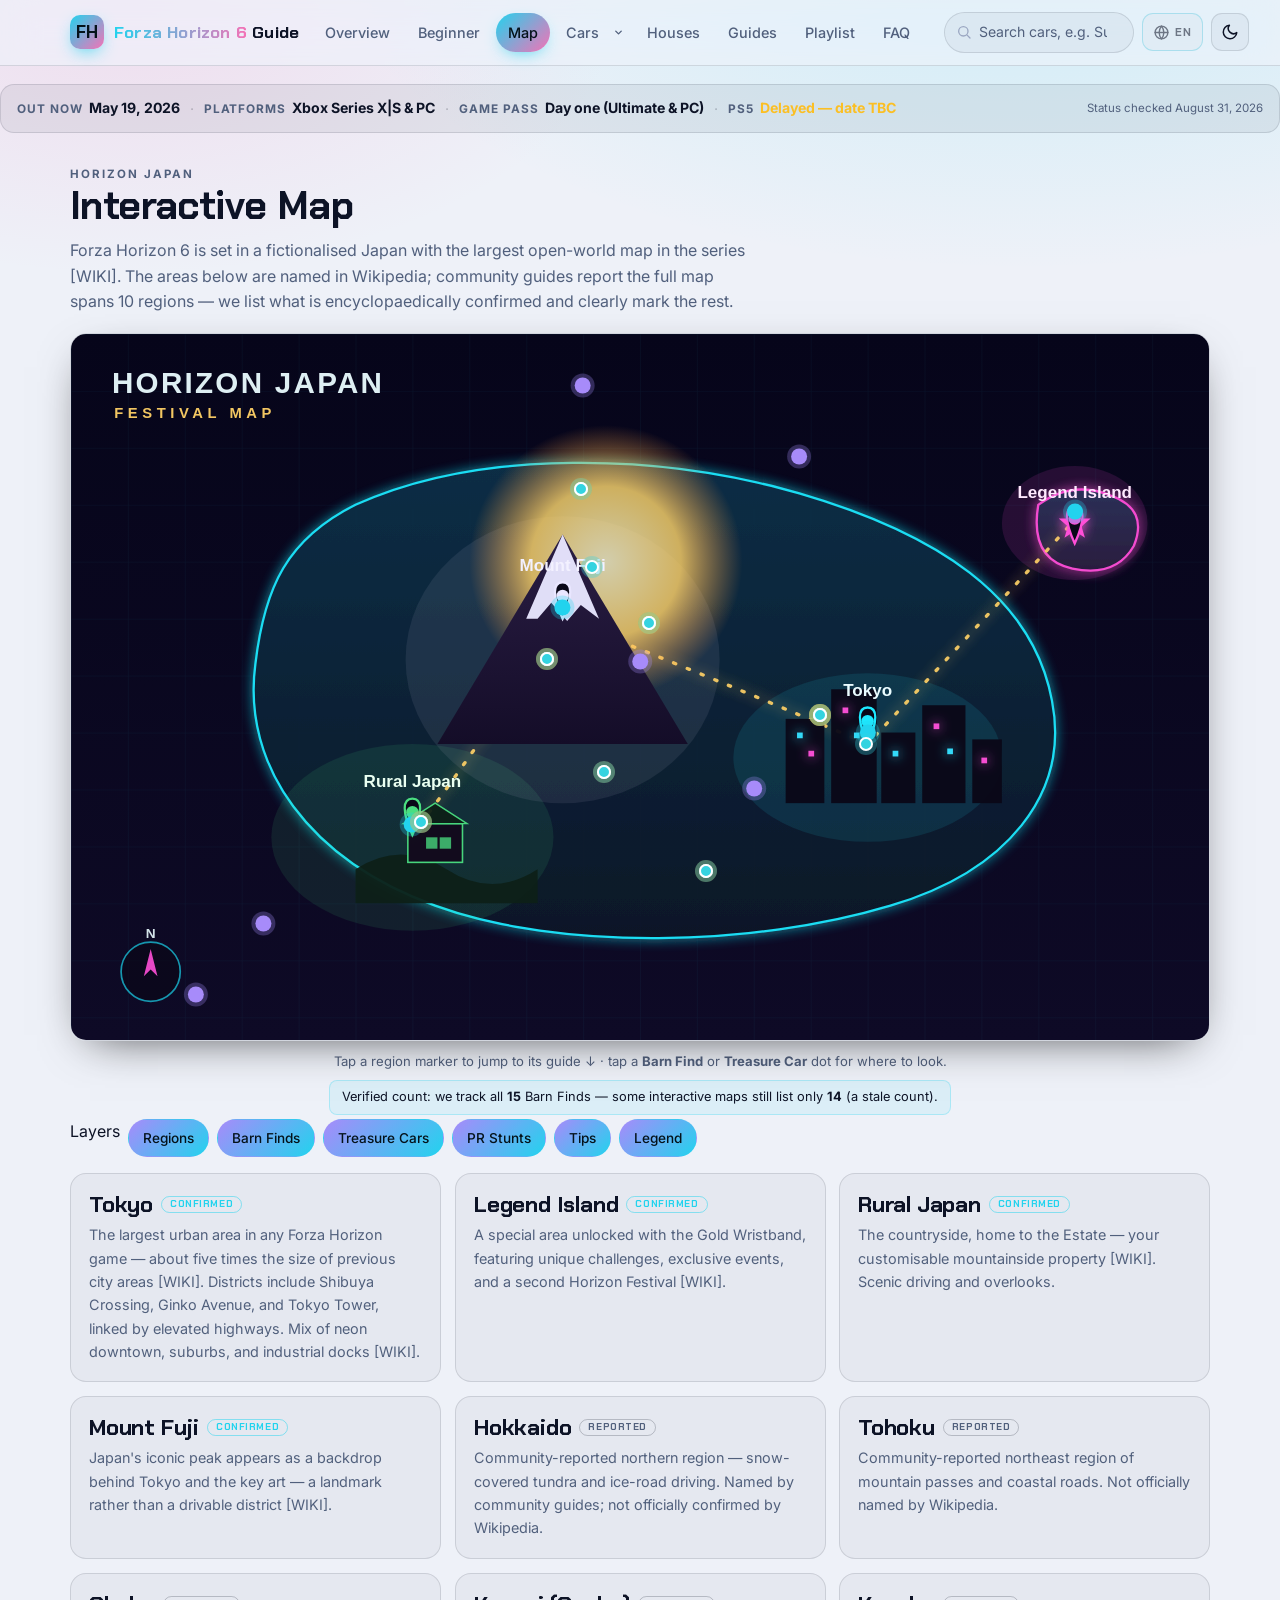
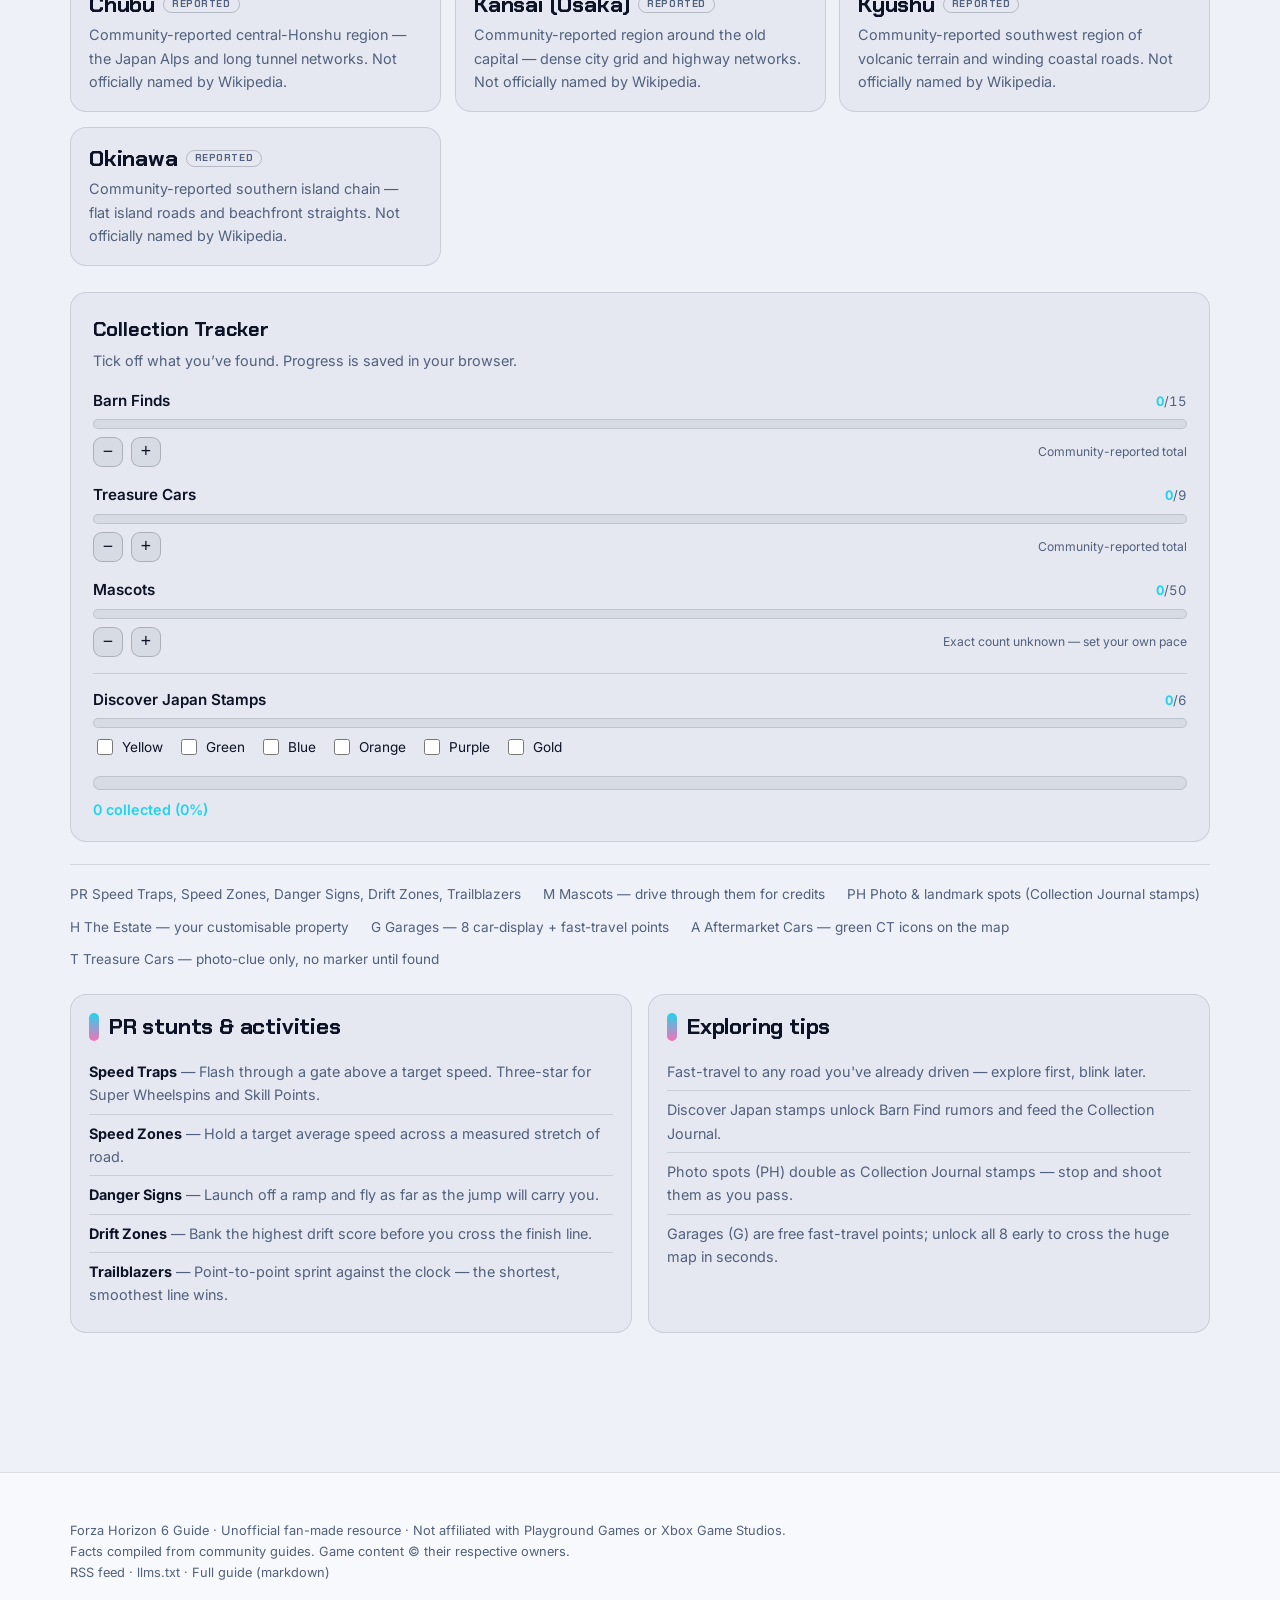
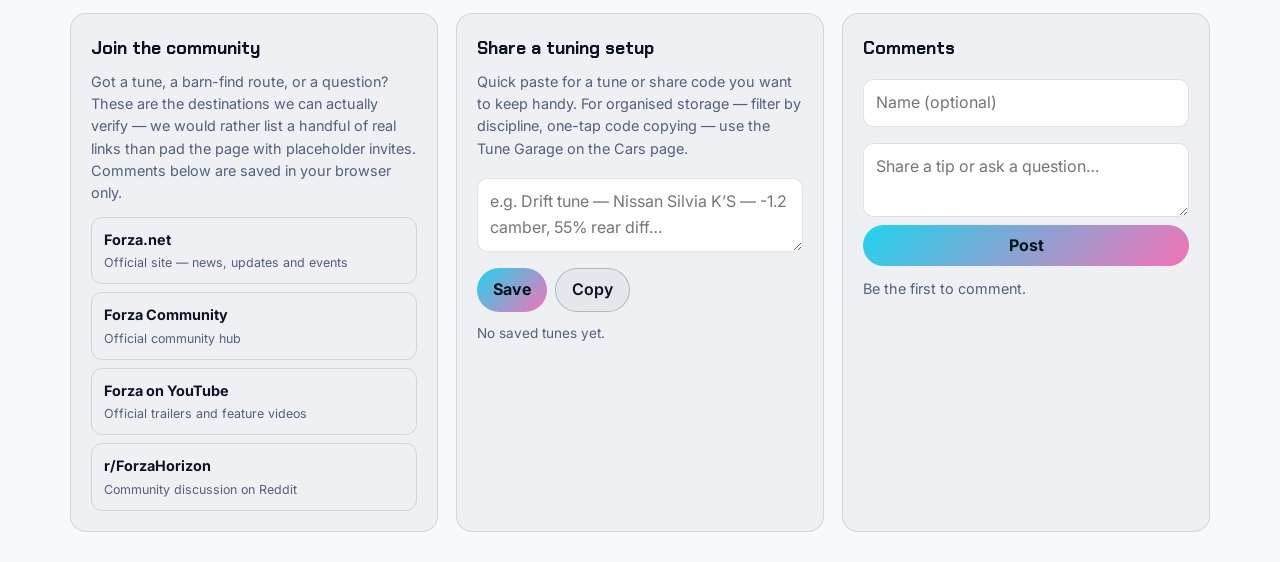
<file: map/index.html>
<!DOCTYPE html>
<html lang="en" data-theme="dark">
<head>
  <meta charset="UTF-8" />
  <meta name="viewport" content="width=device-width, initial-scale=1.0" />
  <title>Interactive Map — Regions of Japan — Forza Horizon 6 Guide</title>
  <meta name="description" content="The interactive Forza Horizon 6 Japan map: Tokyo, Legend Island, rural Japan, Mount Fuji and the ten reported regions, plus the collectibles scattered across them." />
  <meta name="author" content="Forza Horizon 6 Guide" />
  <meta name="theme-color" content="#080b16" />
  <meta name="color-scheme" content="dark light" />
  <meta name="robots" content="index, follow, max-image-preview:large, max-snippet:-1, max-video-preview:-1" />
  <meta name="rating" content="general" />
  <link rel="canonical" href="https://www.forza-horizon-6.com/map/" />

  <!-- Open Graph -->
  <meta property="og:type" content="website" />
  <meta property="og:site_name" content="Forza Horizon 6 Guide" />
  <meta property="og:title" content="Interactive Map — Regions of Japan — Forza Horizon 6 Guide" />
  <meta property="og:description" content="The interactive Forza Horizon 6 Japan map: Tokyo, Legend Island, rural Japan, Mount Fuji and the ten reported regions, plus the collectibles scattered across them." />
  <meta property="og:locale" content="en_US" />
  <meta property="og:url" content="https://www.forza-horizon-6.com/map/" />
  <meta property="og:image" content="https://www.forza-horizon-6.com/assets/img/og.png" />
  <meta property="og:image:width" content="1200" />
  <meta property="og:image:height" content="630" />
  <meta property="og:image:alt" content="Forza Horizon 6 Guide — Horizon Japan: cars, barn finds, treasure cars, map and beginner's path." />
  <meta property="article:section" content="Gaming" />
  <meta property="article:tag" content="Forza Horizon 6" />

  <!-- Twitter -->
  <meta name="twitter:card" content="summary_large_image" />
  <meta name="twitter:title" content="Interactive Map — Regions of Japan — Forza Horizon 6 Guide" />
  <meta name="twitter:description" content="The interactive Forza Horizon 6 Japan map: Tokyo, Legend Island, rural Japan, Mount Fuji and the ten reported regions, plus the collectibles scattered across them." />
  <meta name="twitter:image" content="https://www.forza-horizon-6.com/assets/img/og.png" />

  <!-- GEO: expose clean markdown for generative engines -->
  <link rel="alternate" type="text/markdown" href="/llms.txt" title="Forza Horizon 6 Guide (LLM index)" />

  <!-- RSS feed for readers & AI agents -->
  <link rel="alternate" type="application/rss+xml" title="Forza Horizon 6 Guide RSS" href="/rss.xml" />

  <!-- Google AdSense (auto ads) -->
  <script async src="https://pagead2.googlesyndication.com/pagead/js/adsbygoogle.js?client=ca-pub-1113040288823837"
     crossorigin="anonymous"></script>

  <!-- Structured data (generated by gen_seo.js from data.js) -->
  <script type="application/ld+json">
{
  "@context": "https://schema.org",
  "@graph": [
    {
      "@type": "WebSite",
      "@id": "https://www.forza-horizon-6.com/#website",
      "name": "Forza Horizon 6 Guide",
      "url": "https://www.forza-horizon-6.com/",
      "inLanguage": "en",
      "description": "Forza Horizon 6 lands in a fictionalised Japan with the biggest map the series has ever built — 636 cars in the live roster today (550+ at launch). This guide covers the car list, Car Pass and DLC packs, barn finds, treasure cars, the Estate, the interactive Japan map, and a beginner path to Horizon Legend — with sources noted for everything.",
      "publisher": {
        "@type": "Organization",
        "name": "Forza Horizon 6 Guide (fan project)"
      }
    },
    {
      "@type": "CollectionPage",
      "@id": "https://www.forza-horizon-6.com/#guide",
      "name": "Forza Horizon 6 Guide",
      "url": "https://www.forza-horizon-6.com/",
      "inLanguage": "en",
      "isPartOf": {
        "@id": "https://www.forza-horizon-6.com/#website"
      },
      "about": {
        "@type": "VideoGame",
        "name": "Forza Horizon 6",
        "genre": [
          "Racing",
          "Open-world"
        ],
        "gamePlatform": [
          "Xbox Series X|S",
          "PC",
          "PlayStation 5"
        ],
        "author": {
          "@type": "Organization",
          "name": "Playground Games (with Turn 10 Studios)"
        },
        "publisher": {
          "@type": "Organization",
          "name": "Xbox Game Studios"
        },
        "datePublished": "2026-05-19",
        "description": "Forza Horizon 6 is a racing video game developed by Playground Games with Turn 10 Studios and published by Xbox Game Studios, set in a fictionalised Japan with the largest open-world map in the series.",
        "aggregateRating": {
          "@type": "AggregateRating",
          "ratingValue": "90",
          "bestRating": "100",
          "worstRating": "0",
          "ratingCount": "142",
          "reviewCount": "142"
        },
        "review": [
          {
            "@type": "Review",
            "author": {
              "@type": "Organization",
              "name": "IGN"
            },
            "reviewRating": {
              "@type": "Rating",
              "ratingValue": "10/10",
              "bestRating": "10",
              "worstRating": "0"
            }
          },
          {
            "@type": "Review",
            "author": {
              "@type": "Organization",
              "name": "Eurogamer"
            },
            "reviewRating": {
              "@type": "Rating",
              "ratingValue": "5/5",
              "bestRating": "5",
              "worstRating": "0"
            }
          },
          {
            "@type": "Review",
            "author": {
              "@type": "Organization",
              "name": "Giant Bomb"
            },
            "reviewRating": {
              "@type": "Rating",
              "ratingValue": "5/5",
              "bestRating": "5",
              "worstRating": "0"
            }
          },
          {
            "@type": "Review",
            "author": {
              "@type": "Organization",
              "name": "Video Games Chronicle"
            },
            "reviewRating": {
              "@type": "Rating",
              "ratingValue": "5/5",
              "bestRating": "5",
              "worstRating": "0"
            }
          },
          {
            "@type": "Review",
            "author": {
              "@type": "Organization",
              "name": "Game Informer"
            },
            "reviewRating": {
              "@type": "Rating",
              "ratingValue": "9.25/10",
              "bestRating": "10",
              "worstRating": "0"
            }
          },
          {
            "@type": "Review",
            "author": {
              "@type": "Organization",
              "name": "Destructoid"
            },
            "reviewRating": {
              "@type": "Rating",
              "ratingValue": "9/10",
              "bestRating": "10",
              "worstRating": "0"
            }
          },
          {
            "@type": "Review",
            "author": {
              "@type": "Organization",
              "name": "PCGamesN"
            },
            "reviewRating": {
              "@type": "Rating",
              "ratingValue": "9/10",
              "bestRating": "10",
              "worstRating": "0"
            }
          },
          {
            "@type": "Review",
            "author": {
              "@type": "Organization",
              "name": "Shacknews"
            },
            "reviewRating": {
              "@type": "Rating",
              "ratingValue": "9/10",
              "bestRating": "10",
              "worstRating": "0"
            }
          },
          {
            "@type": "Review",
            "author": {
              "@type": "Organization",
              "name": "Pure Xbox"
            },
            "reviewRating": {
              "@type": "Rating",
              "ratingValue": "9/10",
              "bestRating": "10",
              "worstRating": "0"
            }
          },
          {
            "@type": "Review",
            "author": {
              "@type": "Organization",
              "name": "Hardcore Gamer"
            },
            "reviewRating": {
              "@type": "Rating",
              "ratingValue": "4.5/5",
              "bestRating": "5",
              "worstRating": "0"
            }
          },
          {
            "@type": "Review",
            "author": {
              "@type": "Organization",
              "name": "TechRadar"
            },
            "reviewRating": {
              "@type": "Rating",
              "ratingValue": "4.5/5",
              "bestRating": "5",
              "worstRating": "0"
            }
          },
          {
            "@type": "Review",
            "author": {
              "@type": "Organization",
              "name": "GamesRadar+"
            },
            "reviewRating": {
              "@type": "Rating",
              "ratingValue": "4/5",
              "bestRating": "5",
              "worstRating": "0"
            }
          },
          {
            "@type": "Review",
            "author": {
              "@type": "Organization",
              "name": "GameSpot"
            },
            "reviewRating": {
              "@type": "Rating",
              "ratingValue": "8/10",
              "bestRating": "10",
              "worstRating": "0"
            }
          },
          {
            "@type": "Review",
            "author": {
              "@type": "Organization",
              "name": "PC Gamer (US)"
            },
            "reviewRating": {
              "@type": "Rating",
              "ratingValue": "84/100",
              "bestRating": "10",
              "worstRating": "0"
            }
          }
        ]
      }
    },
    {
      "@type": "ItemList",
      "@id": "https://www.forza-horizon-6.com/#cars",
      "name": "Forza Horizon 6 car list (confirmed & community-sourced)",
      "description": "Cars available in Forza Horizon 6 — cover car, cross-title loyalty rewards, starters, prologue cars, event rewards, and a roster sample. 636 in the live roster (550+ at launch, as of Aug 13, 2026) cars at launch.",
      "numberOfItems": 98,
      "itemListElement": [
        {
          "@type": "ListItem",
          "position": 1,
          "item": {
            "@type": "Car",
            "name": "2025 Toyota GR GT Prototype",
            "vehicleModelDate": "2025",
            "category": "Car",
            "description": "Cover car. Headline machine on the FH6 key art, with Mount Fuji and Tokyo behind it [WIKI]."
          }
        },
        {
          "@type": "ListItem",
          "position": 2,
          "item": {
            "@type": "Car",
            "name": "2025 Toyota Land Cruiser 250",
            "vehicleModelDate": "2025",
            "category": "Car",
            "description": "Cover car. The second cover car in the reveal key art, alongside the GR GT Prototype [Forza FAQ / WIKI]. The 250-series Land Cruiser."
          }
        },
        {
          "@type": "ListItem",
          "position": 3,
          "item": {
            "@type": "Car",
            "name": "2021 Mercedes-AMG One",
            "vehicleModelDate": "2021",
            "category": "Car",
            "description": "Loyalty (FH5). Returning reward for playing Forza Horizon 5 [WIKI]."
          }
        },
        {
          "@type": "ListItem",
          "position": 4,
          "item": {
            "@type": "Car",
            "name": "2016 Aston Martin Vulcan",
            "vehicleModelDate": "2016",
            "category": "Car",
            "description": "Loyalty (FH4). Returning reward for playing Forza Horizon 4 [WIKI]."
          }
        },
        {
          "@type": "ListItem",
          "position": 5,
          "item": {
            "@type": "Car",
            "name": "2016 Lamborghini Centenario LP 770-4",
            "vehicleModelDate": "2016",
            "category": "Car",
            "description": "Loyalty (FH3). Returning reward for playing Forza Horizon 3 [WIKI]."
          }
        },
        {
          "@type": "ListItem",
          "position": 6,
          "item": {
            "@type": "Car",
            "name": "2014 Lamborghini Huracán LP 610-4",
            "vehicleModelDate": "2014",
            "category": "Car",
            "description": "Loyalty (FH2). Returning reward for playing Forza Horizon 2 [WIKI]."
          }
        },
        {
          "@type": "ListItem",
          "position": 7,
          "item": {
            "@type": "Car",
            "name": "2013 Dodge SRT Viper GTS",
            "vehicleModelDate": "2013",
            "category": "Car",
            "description": "Loyalty (FH1). Returning reward for playing Forza Horizon 1 [WIKI]."
          }
        },
        {
          "@type": "ListItem",
          "position": 8,
          "item": {
            "@type": "Car",
            "name": "2024 Chevrolet Corvette E-Ray",
            "vehicleModelDate": "2024",
            "category": "Car",
            "description": "Loyalty (Motorsport). Returning reward for Forza Motorsport (2023) [WIKI]."
          }
        },
        {
          "@type": "ListItem",
          "position": 9,
          "item": {
            "@type": "Car",
            "name": "1989 Nissan Silvia K'S",
            "vehicleModelDate": "1989",
            "category": "Car",
            "description": "Drift-friendly. Great for learning Touge and drift zones."
          }
        },
        {
          "@type": "ListItem",
          "position": 10,
          "item": {
            "@type": "Car",
            "name": "1994 Toyota Celica GT-Four ST205",
            "vehicleModelDate": "1994",
            "category": "Car",
            "description": "All-rounder. Balanced for mixed road and light off-road."
          }
        },
        {
          "@type": "ListItem",
          "position": 11,
          "item": {
            "@type": "Car",
            "name": "1970 GMC Jimmy",
            "vehicleModelDate": "1970",
            "category": "Car",
            "description": "Off-road. Heavy on tarmac, strong in the northern mountains."
          }
        },
        {
          "@type": "ListItem",
          "position": 12,
          "item": {
            "@type": "Car",
            "name": "2024 Nissan GT-R Nismo",
            "vehicleModelDate": "2024",
            "category": "Car",
            "description": "Prologue. Driven through the Hokubu fields at the very start."
          }
        },
        {
          "@type": "ListItem",
          "position": 13,
          "item": {
            "@type": "Car",
            "name": "2021 RJ Anderson #37 Polaris RZR Pro 4 Truck",
            "vehicleModelDate": "2021",
            "category": "Car",
            "description": "Prologue. Snow-circuit opener."
          }
        },
        {
          "@type": "ListItem",
          "position": 14,
          "item": {
            "@type": "Car",
            "name": "1995 Porsche 911 GT2",
            "vehicleModelDate": "1995",
            "category": "Car",
            "description": "Prologue. "
          }
        },
        {
          "@type": "ListItem",
          "position": 15,
          "item": {
            "@type": "Car",
            "name": "Mazda RX-7 Type R",
            "category": "Car",
            "description": "Prologue. "
          }
        },
        {
          "@type": "ListItem",
          "position": 16,
          "item": {
            "@type": "Car",
            "name": "2023 BMW M2",
            "vehicleModelDate": "2023",
            "category": "Car",
            "description": "Prologue. "
          }
        },
        {
          "@type": "ListItem",
          "position": 17,
          "item": {
            "@type": "Car",
            "name": "2020 Toyota GR Supra",
            "vehicleModelDate": "2020",
            "category": "Car",
            "description": "Prologue. "
          }
        },
        {
          "@type": "ListItem",
          "position": 18,
          "item": {
            "@type": "Car",
            "name": "2022 Toyota GR86",
            "vehicleModelDate": "2022",
            "category": "Car",
            "description": ""
          }
        },
        {
          "@type": "ListItem",
          "position": 19,
          "item": {
            "@type": "Car",
            "name": "2001 Mitsubishi Lancer Evolution VI GSR TM Edition",
            "vehicleModelDate": "2001",
            "category": "Car",
            "description": ""
          }
        },
        {
          "@type": "ListItem",
          "position": 20,
          "item": {
            "@type": "Car",
            "name": "2024 Ram 1500 TRX",
            "vehicleModelDate": "2024",
            "category": "Car",
            "description": ""
          }
        },
        {
          "@type": "ListItem",
          "position": 21,
          "item": {
            "@type": "Car",
            "name": "Aston Martin Vulcan",
            "category": "Car",
            "description": "Loyalty reward. Forza Loyalty reward if you played earlier titles."
          }
        },
        {
          "@type": "ListItem",
          "position": 22,
          "item": {
            "@type": "Car",
            "name": "Ford RS200",
            "category": "Car",
            "description": "Wristband event. Pier Pressure — Tokyo docks."
          }
        },
        {
          "@type": "ListItem",
          "position": 23,
          "item": {
            "@type": "Car",
            "name": "Lotus Exige WTAC",
            "category": "Car",
            "description": "Road Racing. "
          }
        },
        {
          "@type": "ListItem",
          "position": 24,
          "item": {
            "@type": "Car",
            "name": "Subaru Impreza",
            "category": "Car",
            "description": "Sekibe Scramble. "
          }
        },
        {
          "@type": "ListItem",
          "position": 25,
          "item": {
            "@type": "Car",
            "name": "Mitsubishi Lancer Evo",
            "category": "Car",
            "description": "Sekibe Scramble. "
          }
        },
        {
          "@type": "ListItem",
          "position": 26,
          "item": {
            "@type": "Car",
            "name": "Lamborghini Huracán Sterrato",
            "category": "Car",
            "description": "Dirt Racing max. "
          }
        },
        {
          "@type": "ListItem",
          "position": 27,
          "item": {
            "@type": "Car",
            "name": "Mini JCW Buggy",
            "category": "Car",
            "description": "Cross Country. "
          }
        },
        {
          "@type": "ListItem",
          "position": 28,
          "item": {
            "@type": "Car",
            "name": "GMA T.50",
            "category": "Car",
            "description": "Speed Traps. "
          }
        },
        {
          "@type": "ListItem",
          "position": 29,
          "item": {
            "@type": "Car",
            "name": "Porsche 911 GT3 RS '12",
            "category": "Car",
            "description": "Speed Zones. "
          }
        },
        {
          "@type": "ListItem",
          "position": 30,
          "item": {
            "@type": "Car",
            "name": "M12S Warthog CST",
            "category": "Car",
            "description": "Danger Signs. "
          }
        },
        {
          "@type": "ListItem",
          "position": 31,
          "item": {
            "@type": "Car",
            "name": "Mazda RX-8 #99",
            "category": "Car",
            "description": "Drift Zones. "
          }
        },
        {
          "@type": "ListItem",
          "position": 32,
          "item": {
            "@type": "Car",
            "name": "Mercedes-Benz G 65",
            "category": "Car",
            "description": "Trailblazers. "
          }
        },
        {
          "@type": "ListItem",
          "position": 33,
          "item": {
            "@type": "Car",
            "name": "Lexus LFA FE",
            "category": "Car",
            "description": "Street / Touge ultimate. "
          }
        },
        {
          "@type": "ListItem",
          "position": 34,
          "item": {
            "@type": "Car",
            "name": "Honda NSX-R '05",
            "category": "Car",
            "description": "Regional Mascots. "
          }
        },
        {
          "@type": "ListItem",
          "position": 35,
          "item": {
            "@type": "Car",
            "name": "Audi R8 '13",
            "category": "Car",
            "description": "Day Trips. "
          }
        },
        {
          "@type": "ListItem",
          "position": 36,
          "item": {
            "@type": "Car",
            "name": "Nissan 240 #777",
            "category": "Car",
            "description": "Drift Club Japan. "
          }
        },
        {
          "@type": "ListItem",
          "position": 37,
          "item": {
            "@type": "Car",
            "name": "Honda Civic '84",
            "category": "Car",
            "description": "Moto Auto Zine. "
          }
        },
        {
          "@type": "ListItem",
          "position": 38,
          "item": {
            "@type": "Car",
            "name": "Toyota GR86 \"86 Stories\"",
            "category": "Car",
            "description": "Yuji's Auto. "
          }
        },
        {
          "@type": "ListItem",
          "position": 39,
          "item": {
            "@type": "Car",
            "name": "Porsche 918",
            "category": "Car",
            "description": "Horizon Play. "
          }
        },
        {
          "@type": "ListItem",
          "position": 40,
          "item": {
            "@type": "Car",
            "name": "Porsche Cayman GT4 RS",
            "category": "Car",
            "description": "Road Rivals. "
          }
        },
        {
          "@type": "ListItem",
          "position": 41,
          "item": {
            "@type": "Car",
            "name": "Opel Manta 400",
            "category": "Car",
            "description": "Dirt Rivals. "
          }
        },
        {
          "@type": "ListItem",
          "position": 42,
          "item": {
            "@type": "Car",
            "name": "#37 Pro 2 Truck",
            "category": "Car",
            "description": "Cross Country Rivals. "
          }
        },
        {
          "@type": "ListItem",
          "position": 43,
          "item": {
            "@type": "Car",
            "name": "Subaru Vivio FE",
            "category": "Car",
            "description": "Horizon Life. "
          }
        },
        {
          "@type": "ListItem",
          "position": 44,
          "item": {
            "@type": "Car",
            "name": "Nissan Nismo GT-R '24",
            "category": "Car",
            "description": "Touge & Street Rivals. "
          }
        },
        {
          "@type": "ListItem",
          "position": 45,
          "item": {
            "@type": "Car",
            "name": "Koenigsegg Agera RS",
            "category": "Car",
            "description": "Explore Japan landmark. "
          }
        },
        {
          "@type": "ListItem",
          "position": 46,
          "item": {
            "@type": "Car",
            "name": "1969 Toyota 2000GT",
            "vehicleModelDate": "1969",
            "category": "Car",
            "description": ""
          }
        },
        {
          "@type": "ListItem",
          "position": 47,
          "item": {
            "@type": "Car",
            "name": "1964 Ferrari 250 GTO",
            "vehicleModelDate": "1964",
            "category": "Car",
            "description": ""
          }
        },
        {
          "@type": "ListItem",
          "position": 48,
          "item": {
            "@type": "Car",
            "name": "1954 Mercedes-Benz 300SL",
            "vehicleModelDate": "1954",
            "category": "Car",
            "description": ""
          }
        },
        {
          "@type": "ListItem",
          "position": 49,
          "item": {
            "@type": "Car",
            "name": "1994 Ferrari 355 Berlinetta",
            "vehicleModelDate": "1994",
            "category": "Car",
            "description": ""
          }
        },
        {
          "@type": "ListItem",
          "position": 50,
          "item": {
            "@type": "Car",
            "name": "1991 Ferrari 512 TR",
            "vehicleModelDate": "1991",
            "category": "Car",
            "description": ""
          }
        },
        {
          "@type": "ListItem",
          "position": 51,
          "item": {
            "@type": "Car",
            "name": "1973 Porsche 911 Carrera RS",
            "vehicleModelDate": "1973",
            "category": "Car",
            "description": ""
          }
        },
        {
          "@type": "ListItem",
          "position": 52,
          "item": {
            "@type": "Car",
            "name": "1995 Porsche 911 GT2",
            "vehicleModelDate": "1995",
            "category": "Car",
            "description": ""
          }
        },
        {
          "@type": "ListItem",
          "position": 53,
          "item": {
            "@type": "Car",
            "name": "2004 Porsche 996 GT3",
            "vehicleModelDate": "2004",
            "category": "Car",
            "description": ""
          }
        },
        {
          "@type": "ListItem",
          "position": 54,
          "item": {
            "@type": "Car",
            "name": "1982 Porsche 911 Turbo",
            "vehicleModelDate": "1982",
            "category": "Car",
            "description": ""
          }
        },
        {
          "@type": "ListItem",
          "position": 55,
          "item": {
            "@type": "Car",
            "name": "1989 Porsche 944 Turbo",
            "vehicleModelDate": "1989",
            "category": "Car",
            "description": ""
          }
        },
        {
          "@type": "ListItem",
          "position": 56,
          "item": {
            "@type": "Car",
            "name": "2024 Nissan Nissan GT-R Nismo",
            "vehicleModelDate": "2024",
            "category": "Car",
            "description": "Track Toys. "
          }
        },
        {
          "@type": "ListItem",
          "position": 57,
          "item": {
            "@type": "Car",
            "name": "2017 Nissan Nissan GT-R (R35)",
            "vehicleModelDate": "2017",
            "category": "Car",
            "description": "Modern Supercars. "
          }
        },
        {
          "@type": "ListItem",
          "position": 58,
          "item": {
            "@type": "Car",
            "name": "1990 Nissan Nissan #12 Skyline GT-R (BNR32 Gr.A) JTC",
            "vehicleModelDate": "1990",
            "category": "Car",
            "description": "Retro Racers. "
          }
        },
        {
          "@type": "ListItem",
          "position": 59,
          "item": {
            "@type": "Car",
            "name": "1998 Nissan Nissan #23 Pennzoil NISMO Skyline GT-R",
            "vehicleModelDate": "1998",
            "category": "Car",
            "description": "Retro Racers. "
          }
        },
        {
          "@type": "ListItem",
          "position": 60,
          "item": {
            "@type": "Car",
            "name": "2020 Toyota Toyota GR Supra",
            "vehicleModelDate": "2020",
            "category": "Car",
            "description": "Modern Sports Cars. "
          }
        },
        {
          "@type": "ListItem",
          "position": 61,
          "item": {
            "@type": "Car",
            "name": "2005 Honda Honda NSX-R GT",
            "vehicleModelDate": "2005",
            "category": "Car",
            "description": "Retro Sports Cars. "
          }
        },
        {
          "@type": "ListItem",
          "position": 62,
          "item": {
            "@type": "Car",
            "name": "2023 Honda Honda Civic Type R",
            "vehicleModelDate": "2023",
            "category": "Car",
            "description": "Super Hot Hatch. "
          }
        },
        {
          "@type": "ListItem",
          "position": 63,
          "item": {
            "@type": "Car",
            "name": "2003 Honda Honda S2000",
            "vehicleModelDate": "2003",
            "category": "Car",
            "description": "Modern Sports Cars. "
          }
        },
        {
          "@type": "ListItem",
          "position": 64,
          "item": {
            "@type": "Car",
            "name": "1991 Mazda Mazda #55 Mazda 787B",
            "vehicleModelDate": "1991",
            "category": "Car",
            "description": "Retro Racers. "
          }
        },
        {
          "@type": "ListItem",
          "position": 65,
          "item": {
            "@type": "Car",
            "name": "1994 Mazda Mazda MX-5 Miata",
            "vehicleModelDate": "1994",
            "category": "Car",
            "description": "Retro Sports Cars. "
          }
        },
        {
          "@type": "ListItem",
          "position": 66,
          "item": {
            "@type": "Car",
            "name": "1992 Mazda Mazda RX-7 Type R",
            "vehicleModelDate": "1992",
            "category": "Car",
            "description": "Retro Sports Cars. "
          }
        },
        {
          "@type": "ListItem",
          "position": 67,
          "item": {
            "@type": "Car",
            "name": "2004 Mitsubishi Mitsubishi Lancer Evolution VIII MR",
            "vehicleModelDate": "2004",
            "category": "Car",
            "description": "Modern Rally. "
          }
        },
        {
          "@type": "ListItem",
          "position": 68,
          "item": {
            "@type": "Car",
            "name": "1998 Subaru Subaru Impreza 22B-STi Version",
            "vehicleModelDate": "1998",
            "category": "Car",
            "description": "Retro Rally. "
          }
        },
        {
          "@type": "ListItem",
          "position": 69,
          "item": {
            "@type": "Car",
            "name": "2018 Subaru Subaru WRX STI ARX Supercar",
            "vehicleModelDate": "2018",
            "category": "Car",
            "description": "Rally Monsters. "
          }
        },
        {
          "@type": "ListItem",
          "position": 70,
          "item": {
            "@type": "Car",
            "name": "2021 Rimac Rimac Nevera",
            "vehicleModelDate": "2021",
            "category": "Car",
            "description": "Hypercars. "
          }
        },
        {
          "@type": "ListItem",
          "position": 71,
          "item": {
            "@type": "Car",
            "name": "2024 Koenigsegg Koenigsegg Gemera",
            "vehicleModelDate": "2024",
            "category": "Car",
            "description": "Hypercars. "
          }
        },
        {
          "@type": "ListItem",
          "position": 72,
          "item": {
            "@type": "Car",
            "name": "2020 Koenigsegg Koenigsegg Jesko",
            "vehicleModelDate": "2020",
            "category": "Car",
            "description": "Hypercars. "
          }
        },
        {
          "@type": "ListItem",
          "position": 73,
          "item": {
            "@type": "Car",
            "name": "2015 Koenigsegg Koenigsegg One:1",
            "vehicleModelDate": "2015",
            "category": "Car",
            "description": "Hypercars. "
          }
        },
        {
          "@type": "ListItem",
          "position": 74,
          "item": {
            "@type": "Car",
            "name": "2017 Koenigsegg Koenigsegg Agera RS",
            "vehicleModelDate": "2017",
            "category": "Car",
            "description": "Hypercars. "
          }
        },
        {
          "@type": "ListItem",
          "position": 75,
          "item": {
            "@type": "Car",
            "name": "2016 Koenigsegg Koenigsegg Regera",
            "vehicleModelDate": "2016",
            "category": "Car",
            "description": "Hypercars. "
          }
        },
        {
          "@type": "ListItem",
          "position": 76,
          "item": {
            "@type": "Car",
            "name": "2014 Porsche Porsche 918 Spyder",
            "vehicleModelDate": "2014",
            "category": "Car",
            "description": "Hypercars. "
          }
        },
        {
          "@type": "ListItem",
          "position": 77,
          "item": {
            "@type": "Car",
            "name": "2013 Ferrari Ferrari LaFerrari",
            "vehicleModelDate": "2013",
            "category": "Car",
            "description": "Hypercars. "
          }
        },
        {
          "@type": "ListItem",
          "position": 78,
          "item": {
            "@type": "Car",
            "name": "2016 Pagani Pagani Huayra BC Coupe",
            "vehicleModelDate": "2016",
            "category": "Car",
            "description": "Hypercars. "
          }
        },
        {
          "@type": "ListItem",
          "position": 79,
          "item": {
            "@type": "Car",
            "name": "2013 McLaren McLaren P1",
            "vehicleModelDate": "2013",
            "category": "Car",
            "description": "Hypercars. "
          }
        },
        {
          "@type": "ListItem",
          "position": 80,
          "item": {
            "@type": "Car",
            "name": "2012 Hennessey Hennessey Venom GT",
            "vehicleModelDate": "2012",
            "category": "Car",
            "description": "Hypercars. "
          }
        },
        {
          "@type": "ListItem",
          "position": 81,
          "item": {
            "@type": "Car",
            "name": "2019 McLaren McLaren Speedtail",
            "vehicleModelDate": "2019",
            "category": "Car",
            "description": "Hypercars. "
          }
        },
        {
          "@type": "ListItem",
          "position": 82,
          "item": {
            "@type": "Car",
            "name": "2021 Pagani Pagani Huayra R",
            "vehicleModelDate": "2021",
            "category": "Car",
            "description": "Extreme Track Toys. "
          }
        },
        {
          "@type": "ListItem",
          "position": 83,
          "item": {
            "@type": "Car",
            "name": "2009 Pagani Pagani Zonda R",
            "vehicleModelDate": "2009",
            "category": "Car",
            "description": "Extreme Track Toys. "
          }
        },
        {
          "@type": "ListItem",
          "position": 84,
          "item": {
            "@type": "Car",
            "name": "2008 Koenigsegg Koenigsegg CCGT",
            "vehicleModelDate": "2008",
            "category": "Car",
            "description": "Extreme Track Toys. "
          }
        },
        {
          "@type": "ListItem",
          "position": 85,
          "item": {
            "@type": "Car",
            "name": "2015 Chevrolet Chevrolet Corvette Z06",
            "vehicleModelDate": "2015",
            "category": "Car",
            "description": "Modern Muscle. "
          }
        },
        {
          "@type": "ListItem",
          "position": 86,
          "item": {
            "@type": "Car",
            "name": "2020 Ford Ford Mustang Shelby GT500",
            "vehicleModelDate": "2020",
            "category": "Car",
            "description": "Modern Muscle. "
          }
        },
        {
          "@type": "ListItem",
          "position": 87,
          "item": {
            "@type": "Car",
            "name": "2021 BMW BMW M4 Competition Coupé Welcome Pack",
            "vehicleModelDate": "2021",
            "category": "Car",
            "description": "Modern Super Saloons. "
          }
        },
        {
          "@type": "ListItem",
          "position": 88,
          "item": {
            "@type": "Car",
            "name": "2022 BMW BMW M5 CS",
            "vehicleModelDate": "2022",
            "category": "Car",
            "description": "Modern Super Saloons. "
          }
        },
        {
          "@type": "ListItem",
          "position": 89,
          "item": {
            "@type": "Car",
            "name": "2017 Chevrolet Chevrolet Camaro ZL1",
            "vehicleModelDate": "2017",
            "category": "Car",
            "description": "Modern Muscle. "
          }
        },
        {
          "@type": "ListItem",
          "position": 90,
          "item": {
            "@type": "Car",
            "name": "2009 Chevrolet Chevrolet Corvette ZR1",
            "vehicleModelDate": "2009",
            "category": "Car",
            "description": "Modern Muscle. "
          }
        },
        {
          "@type": "ListItem",
          "position": 91,
          "item": {
            "@type": "Car",
            "name": "2013 SRT SRT Viper GTS",
            "vehicleModelDate": "2013",
            "category": "Car",
            "description": "Modern Muscle. "
          }
        },
        {
          "@type": "ListItem",
          "position": 92,
          "item": {
            "@type": "Car",
            "name": "2022 Dodge Dodge Challenger SRT Super Stock",
            "vehicleModelDate": "2022",
            "category": "Car",
            "description": "Modern Muscle. "
          }
        },
        {
          "@type": "ListItem",
          "position": 93,
          "item": {
            "@type": "Car",
            "name": "2018 Dodge Dodge Challenger SRT Demon",
            "vehicleModelDate": "2018",
            "category": "Car",
            "description": "Modern Muscle. "
          }
        },
        {
          "@type": "ListItem",
          "position": 94,
          "item": {
            "@type": "Car",
            "name": "2024 Ford Ford Mustang Dark Horse",
            "vehicleModelDate": "2024",
            "category": "Car",
            "description": "Modern Muscle. "
          }
        },
        {
          "@type": "ListItem",
          "position": 95,
          "item": {
            "@type": "Car",
            "name": "2021 Alfa Romeo Alfa Romeo Giulia GTAm",
            "vehicleModelDate": "2021",
            "category": "Car",
            "description": "Modern Super Saloons. "
          }
        },
        {
          "@type": "ListItem",
          "position": 96,
          "item": {
            "@type": "Car",
            "name": "2018 Mercedes-AMG Mercedes-AMG GT 4-Door Coupé",
            "vehicleModelDate": "2018",
            "category": "Car",
            "description": "Modern Super Saloons. "
          }
        },
        {
          "@type": "ListItem",
          "position": 97,
          "item": {
            "@type": "Car",
            "name": "2020 BMW BMW M2 Competition Coupé",
            "vehicleModelDate": "2020",
            "category": "Car",
            "description": "Modern Super Saloons. "
          }
        },
        {
          "@type": "ListItem",
          "position": 98,
          "item": {
            "@type": "Car",
            "name": "2018 Ford Ford Mustang RTR Spec 5",
            "vehicleModelDate": "2018",
            "category": "Car",
            "description": "Modern Muscle. "
          }
        }
      ]
    }
  ]
}
  </script>
  <script type="application/ld+json">
{
  "@context": "https://schema.org",
  "@graph": [
    {
      "@type": "WebPage",
      "@id": "https://www.forza-horizon-6.com/map/#webpage",
      "url": "https://www.forza-horizon-6.com/map/",
      "name": "Interactive Map — Regions of Japan — Forza Horizon 6 Guide",
      "isPartOf": {
        "@id": "https://www.forza-horizon-6.com/#website"
      },
      "inLanguage": "en",
      "about": {
        "@id": "https://www.forza-horizon-6.com/#game"
      },
      "dateModified": "2026-08-31"
    },
    {
      "@type": "BreadcrumbList",
      "itemListElement": [
        {
          "@type": "ListItem",
          "position": 1,
          "name": "Forza Horizon 6 Guide",
          "item": "https://www.forza-horizon-6.com/"
        },
        {
          "@type": "ListItem",
          "position": 2,
          "name": "Interactive Map",
          "item": "https://www.forza-horizon-6.com/map/"
        }
      ]
    }
  ]
}
  </script>

  <!-- Fonts -->
  <link rel="preconnect" href="https://fonts.googleapis.com" />
  <link rel="preconnect" href="https://fonts.gstatic.com" crossorigin />
  <link href="https://fonts.googleapis.com/css2?family=Chakra+Petch:wght@400;600;700;800&family=Inter:wght@400;500;600;700;800&family=Saira+Condensed:wght@800;900&display=swap" rel="stylesheet" />

  <!-- Styles -->
  <link rel="stylesheet" href="/assets/css/style.css?v=32" />

  <!-- Prevent theme flash -->
  <script>
    (function () {
      try {
        var t = localStorage.getItem('fh6-theme');
        if (!t) t = window.matchMedia('(prefers-color-scheme: light)').matches ? 'light' : 'dark';
        document.documentElement.setAttribute('data-theme', t);
      } catch (e) {}
    })();
  </script>
</head>
<body>
  <header class="site-header">
    <div class="nav-wrap">
      <a class="brand" href="#home" data-nav="home" aria-label="Forza Horizon 6 Guide home">
        <span class="logo">FH</span><span><b>Forza Horizon 6</b> Guide</span>
      </a>
      <nav class="nav" id="nav">
        <a href="#home" data-nav="home">Overview</a>
        <a href="/beginner/" data-nav="beginner">Beginner</a>
        <a href="/map/" data-nav="map">Map</a>
        <div class="nav-item-dd">
          <a href="/cars/" data-nav="cars" class="nav-dd-main">Cars</a>
          <button type="button" id="cars-dd-btn" class="nav-dd-toggle" aria-haspopup="true" aria-expanded="false" aria-label="Cars menu">
            <svg width="11" height="11" viewBox="0 0 24 24" fill="none" stroke="currentColor" stroke-width="3" stroke-linecap="round" stroke-linejoin="round" aria-hidden="true"><path d="M6 9l6 6 6-6"/></svg>
          </button>
          <div id="cars-dd" class="cars-dd" role="menu">
            <a href="/cars/" role="menuitem" data-scroll="cars-best">Best by discipline</a>
            <a href="/cars/" role="menuitem" data-scroll="cars-barn">Barn Finds</a>
            <a href="/cars/" role="menuitem" data-scroll="cars-treasure">Treasure Cars</a>
            <a href="/cars/" role="menuitem" data-scroll="cars-aftermarket">Aftermarket Cars</a>
            <a href="/cars/" role="menuitem" data-scroll="cars-forza">Forza Edition Cars</a>
          </div>
        </div>
        <a href="/houses/" data-nav="houses">Houses</a>
        <a href="/guides/" data-nav="guides">Guides</a>
        <a href="/playlist/" data-nav="playlist">Playlist</a>
        <a href="/faq/" data-nav="faq">FAQ</a>
      </nav>
      <div class="nav-actions">
        <input type="search" id="global-search" class="global-search" placeholder="Search cars, e.g. Supra" aria-label="Search the guide" />
        <div class="translate-wrap" id="translate-wrap">
          <button class="icon-btn translate-btn" id="translate-btn" aria-haspopup="true" aria-expanded="false" title="Translate page" aria-label="Translate page">
            <svg width="17" height="17" viewBox="0 0 24 24" fill="none" stroke="currentColor" stroke-width="2" stroke-linecap="round" stroke-linejoin="round"><circle cx="12" cy="12" r="9"/><path d="M3 12h18"/><path d="M12 3a14 14 0 0 1 0 18 14 14 0 0 1 0-18z"/></svg>
            <span class="translate-code" id="translate-code">EN</span>
          </button>
          <div class="translate-menu" id="translate-menu" role="menu" hidden>
            <div class="tm-head">Translate this page</div>
            <button class="tm-item" role="menuitem" data-lang="en">English</button>
            <button class="tm-item" role="menuitem" data-lang="ja">日本語</button>
            <button class="tm-item" role="menuitem" data-lang="ko">한국어</button>
            <button class="tm-item" role="menuitem" data-lang="de">Deutsch</button>
            <button class="tm-item" role="menuitem" data-lang="fr">Français</button>
            <button class="tm-item" role="menuitem" data-lang="es">Español</button>
            <button class="tm-item" role="menuitem" data-lang="pt">Português</button>
            <button class="tm-item" role="menuitem" data-lang="ru">Русский</button>
            <div class="tm-foot">Powered by Google Translate</div>
          </div>
          <div id="google_translate_element" aria-hidden="true"></div>
        </div>
        <button class="icon-btn" id="theme-toggle" aria-label="Toggle light/dark theme" title="Toggle theme"><svg width="18" height="18" viewBox="0 0 24 24" fill="none" stroke="currentColor" stroke-width="2" stroke-linecap="round" stroke-linejoin="round"><path d="M21 12.8A9 9 0 1 1 11.2 3 7 7 0 0 0 21 12.8z"/></svg></button>
      </div>
    </div>
  </header>

  <!-- Release status bar. Deliberately static HTML (not SPA-rendered) so it is
       visible to crawlers, AI engines and no-JS visitors on first paint. Keep in
       sync with D.meta / D.hero.status in assets/js/data.js. -->
  <div class="release-status" id="release-status" role="note" aria-label="Forza Horizon 6 release status">
    <span class="rs-pill"><span class="rs-k">Out now</span><span class="rs-v">May 19, 2026</span></span>
    <span class="rs-sep" aria-hidden="true">·</span>
    <span class="rs-pill"><span class="rs-k">Platforms</span><span class="rs-v">Xbox Series X|S &amp; PC</span></span>
    <span class="rs-sep" aria-hidden="true">·</span>
    <span class="rs-pill"><span class="rs-k">Game Pass</span><span class="rs-v">Day one (Ultimate &amp; PC)</span></span>
    <span class="rs-sep" aria-hidden="true">·</span>
    <span class="rs-pill rs-flag"><span class="rs-k">PS5</span><span class="rs-v">Delayed — date TBC</span></span>
    <span class="rs-updated">Status checked August 31, 2026</span>
  </div>

  <main id="app" data-ssg-page="map">
<div class="section-head"><p class="eyebrow">Horizon Japan</p><h2>Interactive Map</h2><p>Forza Horizon 6 is set in a fictionalised Japan with the largest open-world map in the series [WIKI]. The areas below are named in Wikipedia; community guides report the full map spans 10 regions — we list what is encyclopaedically confirmed and clearly mark the rest.</p></div><div class="map-wrap map-canvas"><img src="/assets/img/map-japan.svg" alt="Horizon Japan festival map" loading="lazy"><button type="button" class="map-pin pin-ok" style="left:70%;top:58%" data-region="0" aria-label="Jump to Tokyo region"><span class="mp-dot"></span><span class="mp-lbl">Tokyo</span></button><button type="button" class="map-pin pin-ok" style="left:88.2%;top:26.8%" data-region="1" aria-label="Jump to Legend Island region"><span class="mp-dot"></span><span class="mp-lbl">Legend Island</span></button><button type="button" class="map-pin pin-ok" style="left:30%;top:71%" data-region="2" aria-label="Jump to Rural Japan region"><span class="mp-dot"></span><span class="mp-lbl">Rural Japan</span></button><button type="button" class="map-pin pin-ok" style="left:43.2%;top:40.3%" data-region="3" aria-label="Jump to Mount Fuji region"><span class="mp-dot"></span><span class="mp-lbl">Mount Fuji</span></button><button type="button" class="map-pin " style="left:45%;top:9%" data-region="4" aria-label="Jump to Hokkaido region"><span class="mp-dot"></span><span class="mp-lbl">Hokkaido</span></button><button type="button" class="map-pin " style="left:64%;top:19%" data-region="5" aria-label="Jump to Tohoku region"><span class="mp-dot"></span><span class="mp-lbl">Tohoku</span></button><button type="button" class="map-pin " style="left:50%;top:48%" data-region="6" aria-label="Jump to Chubu region"><span class="mp-dot"></span><span class="mp-lbl">Chubu</span></button><button type="button" class="map-pin " style="left:60%;top:66%" data-region="7" aria-label="Jump to Kansai (Osaka) region"><span class="mp-dot"></span><span class="mp-lbl">Kansai (Osaka)</span></button><button type="button" class="map-pin " style="left:17%;top:85%" data-region="8" aria-label="Jump to Kyushu region"><span class="mp-dot"></span><span class="mp-lbl">Kyushu</span></button><button type="button" class="map-pin " style="left:11%;top:95%" data-region="9" aria-label="Jump to Okinawa region"><span class="mp-dot"></span><span class="mp-lbl">Okinawa</span></button><div class="coll-layer" data-layer-block="barnfinds-map"><button type="button" class="coll-pin coll-barn" style="left:42%;top:46%" data-kind="barn" data-car="2005 Honda NSX-R GT" data-region="Ohtani" data-stamp="Visitor (yellow, 1/7)" data-hint="In the woods along the north-west edge of the search area, where the two nearby roads pincer together. Rough terrain — don't bring a slow city car." data-grid="" aria-label="Barn Find: 2005 Honda NSX-R GT"><span class="cp-dot"></span></button><button type="button" class="coll-pin coll-barn" style="left:66%;top:54%" data-kind="barn" data-car="1969 Toyota 2000GT" data-region="Ito" data-stamp="Sightseer (green, 2/7)" data-hint="North Ito, not far from Minka House. Small patch of trees near the seawall on the south-eastern edge of the search zone, between the two paths down to the beach." data-grid="" aria-label="Barn Find: 1969 Toyota 2000GT"><span class="cp-dot"></span></button><button type="button" class="coll-pin coll-barn" style="left:66%;top:54%" data-kind="barn" data-car="1987 Ford Sierra Cosworth RS500" data-region="Ito" data-stamp="Sightseer (green, 2/7)" data-hint="Southern Ito, up the small wooded hill just south of the crossroads junction on the southern edge of the search zone. You can almost see it from the road." data-grid="" aria-label="Barn Find: 1987 Ford Sierra Cosworth RS500"><span class="cp-dot"></span></button><button type="button" class="coll-pin coll-barn" style="left:56%;top:76%" data-kind="barn" data-car="1971 Nissan Skyline 2000GT-R" data-region="Nangan" data-stamp="Traveller (blue, 3/7)" data-hint="Far south of the search area, past the houses on the main road — a dirt path leads off towards the barn." data-grid="" aria-label="Barn Find: 1971 Nissan Skyline 2000GT-R"><span class="cp-dot"></span></button><button type="button" class="coll-pin coll-barn" style="left:47%;top:62%" data-kind="barn" data-car="1989 Nissan Pao" data-region="Minamino" data-stamp="Traveller (blue, 3/7)" data-hint="Woods on the north-east edge of the search area, down a dirt path leading off the main road. The Dodge Charger R/T Treasure Car is a short drive east." data-grid="" aria-label="Barn Find: 1989 Nissan Pao"><span class="cp-dot"></span></button><button type="button" class="coll-pin coll-barn" style="left:51%;top:41%" data-kind="barn" data-car="1984 Peugeot 205 Turbo 16" data-region="Shimanoyama" data-stamp="Pathfinder (pink, 4/7)" data-hint="Barn at the end of the wide dirt road that climbs a short hill from the main road, in the north-east of the search zone. Visible from the main road." data-grid="" aria-label="Barn Find: 1984 Peugeot 205 Turbo 16"><span class="cp-dot"></span></button><button type="button" class="coll-pin coll-barn" style="left:45%;top:22%" data-kind="barn" data-car="1962 Lincoln Continental" data-region="Hokubu" data-stamp="Pathfinder (pink, 4/7)" data-hint="Patch of trees beside the colourful flower fields just south of the centre of the search zone, near Shikisai-No-Oka." data-grid="" aria-label="Barn Find: 1962 Lincoln Continental"><span class="cp-dot"></span></button><button type="button" class="coll-pin coll-barn" style="left:31%;top:69%" data-kind="barn" data-car="1998 Nissan #23 Pennzoil NISMO Skyline GT-R" data-region="Takashiro" data-stamp="Pathfinder (pink, 4/7)" data-hint="Woods on the eastern edge of the search area, inside the 'u' bend of the road. The Lancer Evolution III GSR Treasure Car is by the waterfall nearby." data-grid="" aria-label="Barn Find: 1998 Nissan #23 Pennzoil NISMO Skyline GT-R"><span class="cp-dot"></span></button><button type="button" class="coll-pin coll-barn" style="left:51%;top:41%" data-kind="barn" data-car="1997 Mitsubishi Montero Evolution" data-region="Shimanoyama" data-stamp="Navigator (orange, 5/7)" data-hint="Forest on the south-west edge of the search area; a dirt path leads in from the main road not far from the Bandai Azuma Skyline Drift Zone." data-grid="" aria-label="Barn Find: 1997 Mitsubishi Montero Evolution"><span class="cp-dot"></span></button><button type="button" class="coll-pin coll-barn" style="left:66%;top:54%" data-kind="barn" data-car="1997 Lamborghini Diablo SV" data-region="Ito" data-stamp="Navigator (orange, 5/7)" data-hint="Eastern edge of the search zone — down the hill with the felled trees opposite the blue digger, then around the bend on your right." data-grid="" aria-label="Barn Find: 1997 Lamborghini Diablo SV"><span class="cp-dot"></span></button><button type="button" class="coll-pin coll-barn" style="left:42%;top:46%" data-kind="barn" data-car="1998 Nissan R390 (GT1)" data-region="Ohtani" data-stamp="Adventurer (purple, 6/7)" data-hint="Dirt path along the north-eastern edge of the search area, near the Ohtani / Shimanoyama border. Also reachable from the Bridge Underpasses Trailblazer start gate." data-grid="" aria-label="Barn Find: 1998 Nissan R390 (GT1)"><span class="cp-dot"></span></button><button type="button" class="coll-pin coll-barn" style="left:51%;top:41%" data-kind="barn" data-car="2005 Mitsubishi #1 Sierra Sierra Enterprises Lancer Evolution Time Attack" data-region="Shimanoyama" data-stamp="Adventurer (purple, 6/7)" data-hint="Woods almost dead centre of the search area, overlooking Narai-Juku to the south. Take the high dirt road up from the Narai-Juku Circuit road race, then the path on your right." data-grid="" aria-label="Barn Find: 2005 Mitsubishi #1 Sierra Sierra Enterprises Lancer Evolution Time Attack"><span class="cp-dot"></span></button><button type="button" class="coll-pin coll-barn" style="left:66%;top:54%" data-kind="barn" data-car="1983 Nissan #11 Tomica Skyline Turbo Super Silhouette" data-region="Ito" data-stamp="Master Explorer (gold, 7/7)" data-hint="South-western edge of the search area. Where the main road enters the zone from the west, a wide dirt path runs south between some oddly skinny trees — easy to pick out on the map." data-grid="" aria-label="Barn Find: 1983 Nissan #11 Tomica Skyline Turbo Super Silhouette"><span class="cp-dot"></span></button><button type="button" class="coll-pin coll-barn" style="left:31%;top:69%" data-kind="barn" data-car="1991 Mazda #55 Mazda 787B" data-region="Takashiro" data-stamp="Master Explorer (gold, 7/7)" data-hint="Woods directly north of the search area, past the buildings, walking trails and farmland. Dirt path off the main road at the north-west edge of the zone." data-grid="" aria-label="Barn Find: 1991 Mazda #55 Mazda 787B"><span class="cp-dot"></span></button></div><div class="coll-layer" data-layer-block="treasurecars-map"><button type="button" class="coll-pin coll-treasure" style="left:70%;top:58%" data-kind="treasure" data-car="1991 Nissan Figaro" data-region="Tokyo City" data-stamp="" data-hint="Small car park on the Tokyo Bay waterfront — north-east of the Rainbow Bridge, north-west of the Daikoku Parking Area marker." data-grid="D 234" aria-label="Treasure Car: 1991 Nissan Figaro"><span class="cp-dot"></span></button><button type="button" class="coll-pin coll-treasure" style="left:47%;top:62%" data-kind="treasure" data-car="1969 Dodge Charger R/T" data-region="Minamino" data-stamp="" data-hint="Behind the clubhouse and convenience store buildings on the east side of the golf course, near the line of golf carts. The course sits centrally, close to the Airfield Trail dirt race." data-grid="C 417" aria-label="Treasure Car: 1969 Dodge Charger R/T"><span class="cp-dot"></span></button><button type="button" class="coll-pin coll-treasure" style="left:42%;top:46%" data-kind="treasure" data-car="1985 Mazda RX-7 GSL-SE" data-region="Ohtani" data-stamp="" data-hint="By the radio towers on the western border where Ohtani meets Shimanoyama — not the towers further north." data-grid="D 357" aria-label="Treasure Car: 1985 Mazda RX-7 GSL-SE"><span class="cp-dot"></span></button><button type="button" class="coll-pin coll-treasure" style="left:51%;top:41%" data-kind="treasure" data-car="1987 Porsche 959" data-region="Shimanoyama" data-stamp="" data-hint="Just outside the convenience store on the south-eastern side of Narai-Juku, the small town in the north of the region." data-grid="A 661" aria-label="Treasure Car: 1987 Porsche 959"><span class="cp-dot"></span></button><button type="button" class="coll-pin coll-treasure" style="left:45%;top:22%" data-kind="treasure" data-car="1981 BMW M1" data-region="Hokubu" data-stamp="" data-hint="Under the railway bridge surrounded by crop fields in the north of the region, roughly north-east of the Shikisai-No-Oka flower fields. Look for the support column covered in scaffolding." data-grid="B 510" aria-label="Treasure Car: 1981 BMW M1"><span class="cp-dot"></span></button><button type="button" class="coll-pin coll-treasure" style="left:31%;top:69%" data-kind="treasure" data-car="1995 Mitsubishi Lancer Evolution III GSR" data-region="Takashiro" data-stamp="" data-hint="On the dirt road in front of Nachi Falls in the north-western corner of the region. The waterfall also hides a 5,000 XP Bonus Board." data-grid="B 517" aria-label="Treasure Car: 1995 Mitsubishi Lancer Evolution III GSR"><span class="cp-dot"></span></button><button type="button" class="coll-pin coll-treasure" style="left:46%;top:33%" data-kind="treasure" data-car="1974 Lancia Stratos HF Stradale" data-region="Sotoyama" data-stamp="" data-hint="Beside a lone building on the mountain along the east–west main road that forms the Tateyama Kurobe Alpine Route. Head for the base of the tallest ski path." data-grid="C 483" aria-label="Treasure Car: 1974 Lancia Stratos HF Stradale"><span class="cp-dot"></span></button><button type="button" class="coll-pin coll-treasure" style="left:56%;top:76%" data-kind="treasure" data-car="2005 Ford GT" data-region="Nangan" data-stamp="" data-hint="Beach car park at the end of an unmarked dirt track at the easternmost point of the region, off the coastal road that looks back towards Tokyo City." data-grid="A 676" aria-label="Treasure Car: 2005 Ford GT"><span class="cp-dot"></span></button><button type="button" class="coll-pin coll-treasure" style="left:66%;top:54%" data-kind="treasure" data-car="1985 Nissan Safari Turbo" data-region="Ito" data-stamp="" data-hint="At the base of one of the wind turbines along the Turbine Trail Drift Zone in the north of the region." data-grid="D 123" aria-label="Treasure Car: 1985 Nissan Safari Turbo"><span class="cp-dot"></span></button></div><div class="coll-popup" id="coll-popup" role="dialog" aria-label="Collectible detail"></div></div><p class="map-hint">Tap a region marker to jump to its guide ↓ · tap a <b>Barn Find</b> or <b>Treasure Car</b> dot for where to look.</p><p class="map-correct">Verified count: we track all <b>15</b> Barn Finds — some interactive maps still list only <b>14</b> (a stale count).</p><div class="layer-bar" role="group" aria-label="Map layers"><span class="lb-label">Layers</span><button type="button" class="lb-chip active" data-layer="regions">Regions</button><button type="button" class="lb-chip active" data-layer="barnfinds-map">Barn Finds</button><button type="button" class="lb-chip active" data-layer="treasurecars-map">Treasure Cars</button><button type="button" class="lb-chip active" data-layer="prstunts">PR Stunts</button><button type="button" class="lb-chip active" data-layer="tips">Tips</button><button type="button" class="lb-chip active" data-layer="legend">Legend</button></div><div class="region-grid" id="sec-regions" data-toc="Regions" data-layer-block="regions"><div class="region-card" data-region="0" role="button" tabindex="0" aria-expanded="false" data-reveal="" style="transition-delay: 0ms;"><h3>Tokyo <span class="rtag ok">Confirmed</span></h3><p class="blurb">The largest urban area in any Forza Horizon game — about five times the size of previous city areas [WIKI]. Districts include Shibuya Crossing, Ginko Avenue, and Tokyo Tower, linked by elevated highways. Mix of neon downtown, suburbs, and industrial docks [WIKI].</p><ul class="feats"><li>Shibuya Crossing</li><li>Ginko Avenue</li><li>Tokyo Tower</li><li>Elevated highways</li><li>Neon downtown · suburbs · industrial docks</li><li>≈5× the size of prior city areas [WIKI]</li></ul></div><div class="region-card" data-region="1" role="button" tabindex="0" aria-expanded="false" data-reveal="" style="transition-delay: 45ms;"><h3>Legend Island <span class="rtag ok">Confirmed</span></h3><p class="blurb">A special area unlocked with the Gold Wristband, featuring unique challenges, exclusive events, and a second Horizon Festival [WIKI].</p><ul class="feats"><li>Gold Wristband unlock</li><li>Unique challenges</li><li>Exclusive events</li><li>Second Horizon Festival</li></ul></div><div class="region-card" data-region="2" role="button" tabindex="0" aria-expanded="false" data-reveal="" style="transition-delay: 90ms;"><h3>Rural Japan <span class="rtag ok">Confirmed</span></h3><p class="blurb">The countryside, home to the Estate — your customisable mountainside property [WIKI]. Scenic driving and overlooks.</p><ul class="feats"><li>The Estate (customisable property)</li><li>Mountainous scenery</li><li>Open-world building</li></ul></div><div class="region-card" data-region="3" role="button" tabindex="0" aria-expanded="false" data-reveal="" style="transition-delay: 135ms;"><h3>Mount Fuji <span class="rtag ok">Confirmed</span></h3><p class="blurb">Japan's iconic peak appears as a backdrop behind Tokyo and the key art — a landmark rather than a drivable district [WIKI].</p><ul class="feats"><li>Backdrop landmark</li><li>Visible from Tokyo</li><li>Key-art centerpiece</li></ul></div><div class="region-card" data-region="4" role="button" tabindex="0" aria-expanded="false" data-reveal="" style="transition-delay: 180ms;"><h3>Hokkaido <span class="rtag">Reported</span></h3><p class="blurb">Community-reported northern region — snow-covered tundra and ice-road driving. Named by community guides; not officially confirmed by Wikipedia.</p><ul class="feats"><li>Community: snow &amp; ice driving</li><li>Northernmost area</li><li>Contributes to Discover Japan stamps</li></ul></div><div class="region-card" data-region="5" role="button" tabindex="0" aria-expanded="false" data-reveal="" style="transition-delay: 225ms;"><h3>Tohoku <span class="rtag">Reported</span></h3><p class="blurb">Community-reported northeast region of mountain passes and coastal roads. Not officially named by Wikipedia.</p><ul class="feats"><li>Community: mountain passes</li><li>Coastal drives</li><li>Discover Japan stamps</li></ul></div><div class="region-card" data-region="6" role="button" tabindex="0" aria-expanded="false" data-reveal="" style="transition-delay: 270ms;"><h3>Chubu <span class="rtag">Reported</span></h3><p class="blurb">Community-reported central-Honshu region — the Japan Alps and long tunnel networks. Not officially named by Wikipedia.</p><ul class="feats"><li>Community: Japan Alps</li><li>Tunnel networks</li><li>Discover Japan stamps</li></ul></div><div class="region-card" data-region="7" role="button" tabindex="0" aria-expanded="false" data-reveal="" style="transition-delay: 315ms;"><h3>Kansai (Osaka) <span class="rtag">Reported</span></h3><p class="blurb">Community-reported region around the old capital — dense city grid and highway networks. Not officially named by Wikipedia.</p><ul class="feats"><li>Community: urban grid</li><li>Highway network</li><li>Discover Japan stamps</li></ul></div><div class="region-card" data-region="8" role="button" tabindex="0" aria-expanded="false" data-reveal="" style="transition-delay: 360ms;"><h3>Kyushu <span class="rtag">Reported</span></h3><p class="blurb">Community-reported southwest region of volcanic terrain and winding coastal roads. Not officially named by Wikipedia.</p><ul class="feats"><li>Community: volcanic terrain</li><li>Coastal winding roads</li><li>Discover Japan stamps</li></ul></div><div class="region-card" data-region="9" role="button" tabindex="0" aria-expanded="false" data-reveal="" style="transition-delay: 405ms;"><h3>Okinawa <span class="rtag">Reported</span></h3><p class="blurb">Community-reported southern island chain — flat island roads and beachfront straights. Not officially named by Wikipedia.</p><ul class="feats"><li>Community: island roads</li><li>Beachfront straights</li><li>Discover Japan stamps</li></ul></div></div><div class="coll-tracker" id="coll-tracker" data-toc="Collection tracker"><h3 class="coll-h">Collection Tracker</h3><p class="coll-sub">Tick off what you’ve found. Progress is saved in your browser.</p><div class="trk-row" data-trk="barn" data-max="15"><div class="trk-head"><span class="trk-label">Barn Finds</span><span class="trk-count"><span class="trk-cur">0</span>/15</span></div><div class="trk-bar"><span class="trk-fill" style="width: 0%;"></span></div><div class="trk-ctrl"><button type="button" class="trk-dec" aria-label="Decrease">−</button><button type="button" class="trk-inc" aria-label="Increase">+</button><span class="trk-note">Community-reported total</span></div></div><div class="trk-row" data-trk="treasure" data-max="9"><div class="trk-head"><span class="trk-label">Treasure Cars</span><span class="trk-count"><span class="trk-cur">0</span>/9</span></div><div class="trk-bar"><span class="trk-fill" style="width: 0%;"></span></div><div class="trk-ctrl"><button type="button" class="trk-dec" aria-label="Decrease">−</button><button type="button" class="trk-inc" aria-label="Increase">+</button><span class="trk-note">Community-reported total</span></div></div><div class="trk-row" data-trk="mascots" data-max="50"><div class="trk-head"><span class="trk-label">Mascots</span><span class="trk-count"><span class="trk-cur">0</span>/50</span></div><div class="trk-bar"><span class="trk-fill" style="width: 0%;"></span></div><div class="trk-ctrl"><button type="button" class="trk-dec" aria-label="Decrease">−</button><button type="button" class="trk-inc" aria-label="Increase">+</button><span class="trk-note">Exact count unknown — set your own pace</span></div></div><div class="trk-row trk-stamps"><div class="trk-head"><span class="trk-label">Discover Japan Stamps</span><span class="trk-count"><span class="trk-cur" data-stampcur="">0</span>/6</span></div><div class="trk-bar"><span class="trk-fill" data-stampfill="" style="width: 0%;"></span></div><div class="stamp-row"><label class="stamp-chk"><input type="checkbox" data-stamp="0"><span>Yellow</span></label><label class="stamp-chk"><input type="checkbox" data-stamp="1"><span>Green</span></label><label class="stamp-chk"><input type="checkbox" data-stamp="2"><span>Blue</span></label><label class="stamp-chk"><input type="checkbox" data-stamp="3"><span>Orange</span></label><label class="stamp-chk"><input type="checkbox" data-stamp="4"><span>Purple</span></label><label class="stamp-chk"><input type="checkbox" data-stamp="5"><span>Gold</span></label></div></div><div class="coll-total"><div class="trk-bar big"><span class="trk-fill" id="coll-total-fill" style="width: 0%;"></span></div><span id="coll-total-label">0 collected (0%)</span></div></div><div class="legend" id="sec-legend" data-toc="Legend" data-layer-block="legend"><div>PR Speed Traps, Speed Zones, Danger Signs, Drift Zones, Trailblazers</div><div>M Mascots — drive through them for credits</div><div>PH Photo &amp; landmark spots (Collection Journal stamps)</div><div>H The Estate — your customisable property</div><div>G Garages — 8 car-display + fast-travel points</div><div>A Aftermarket Cars — green CT icons on the map</div><div>T Treasure Cars — photo-clue only, no marker until found</div></div><div class="map-extra"><div class="me-block" data-layer-block="prstunts" data-toc="PR stunts" data-reveal="" style="transition-delay: 0ms;" id="toc-map-3"><h3>PR stunts &amp; activities</h3><ul class="me-list"><li><b>Speed Traps</b> — Flash through a gate above a target speed. Three-star for Super Wheelspins and Skill Points.</li><li><b>Speed Zones</b> — Hold a target average speed across a measured stretch of road.</li><li><b>Danger Signs</b> — Launch off a ramp and fly as far as the jump will carry you.</li><li><b>Drift Zones</b> — Bank the highest drift score before you cross the finish line.</li><li><b>Trailblazers</b> — Point-to-point sprint against the clock — the shortest, smoothest line wins.</li></ul></div><div class="me-block" data-layer-block="tips" data-toc="Exploring tips" data-reveal="" style="transition-delay: 45ms;" id="toc-map-4"><h3>Exploring tips</h3><ul class="me-list"><li>Fast-travel to any road you've already driven — explore first, blink later.</li><li>Discover Japan stamps unlock Barn Find rumors and feed the Collection Journal.</li><li>Photo spots (PH) double as Collection Journal stamps — stop and shoot them as you pass.</li><li>Garages (G) are free fast-travel points; unlock all 8 early to cross the huge map in seconds.</li></ul></div></div>
  </main>
  <footer class="site-footer">
    <div class="footer-wrap">
      <div class="footer-meta">
        Forza Horizon 6 Guide · Unofficial fan-made resource · Not affiliated with Playground Games or Xbox Game Studios.<br />
        Facts compiled from community guides. Game content © their respective owners.<br />
        <a href="/rss.xml" rel="alternate" type="application/rss+xml">RSS feed</a> · <a href="/llms.txt">llms.txt</a> · <a href="/llms-full.txt">Full guide (markdown)</a>
      </div>
      <div id="community"></div>
    </div>
  </footer>

  <noscript>
    <div class="noscript-content">
      <h1>Forza Horizon 6 Guide — Horizon Japan</h1>
      <p>A strategy guide for Forza Horizon 6: cars, barn finds, treasure cars, aftermarket &amp; Forza Edition cars, the Estate, the interactive Japan map, and a beginner's path to Horizon Legend. (This text-only version appears when JavaScript is disabled; enable JS for the full interactive guide.)</p>

      <h2>Key facts</h2>
      <ul>
        <li>Setting: a fictionalised Japan with the largest open-world map in the series.</li>
        <li>Released: May 19, 2026 (Premium early access May 15, 2026).</li>
        <li>Cars in the live roster: 636 (550+ at launch).</li>
        <li>Developer: Playground Games (with Turn 10 Studios). Publisher: Xbox Game Studios.</li>
        <li>Platforms: Windows and Xbox Series X|S. The PS5 version is delayed, date TBC.</li>
        <li>Property: The Estate is the headline customisable property; 8 Garages act as fast-travel / car-display points. (Two different sets of "8" — the 8 buyable houses listed by community guides are a separate list.)</li>
        <li>The Eliminator supports up to 72 players.</li>
      </ul>

      <h2>Beginner's path (14 steps to Horizon Legend)</h2>
      <ol>
        <li>Qualify, then run the Horizon Invitational for your first (Yellow) Wristband.</li>
        <li>Pick a starter: Silvia K'S (drift), Celica GT-Four (balance), or GMC Jimmy (off-road).</li>
        <li>Don't blow credits at the Autoshow — events hand out cars fast.</li>
        <li>Earn Discover Japan stamps by exploring and photographing landmarks.</li>
        <li>Farm mascots for credits as you drive.</li>
        <li>Buy Aftermarket Cars from green CT icons on the minimap.</li>
        <li>Use ANNA to drive you, or Cinema Mode for clean screenshots.</li>
        <li>Nail Drag Meets with handbrake + launch control.</li>
        <li>Three-star PR stunts for Super Wheelspins and Skill Points.</li>
        <li>Higher difficulty + assists off pays up to +125% credits.</li>
        <li>Photo everything for Horizon Promo and journal stamps.</li>
        <li>Fast-travel to anywhere you've already visited.</li>
        <li>Unlock and build The Estate in rural Japan.</li>
        <li>Run the Treasure &amp; Barn loop (photo clues and stamp-gated rumours).</li>
      </ol>

      <h2>Confirmed cars (Wikipedia)</h2>
      <ul>
        <li>2025 Toyota GR GT Prototype — cover car.</li>
        <li>2025 Toyota Land Cruiser 250 — cover car.</li>
        <li>2021 Mercedes-AMG One — Forza Horizon 5 loyalty reward.</li>
        <li>2016 Aston Martin Vulcan — Forza Horizon 4 loyalty reward.</li>
        <li>2016 Lamborghini Centenario LP 770-4 — Forza Horizon 3 loyalty reward.</li>
        <li>2014 Lamborghini Huracán LP 610-4 — Forza Horizon 2 loyalty reward.</li>
        <li>2013 Dodge SRT Viper GTS — Forza Horizon 1 loyalty reward.</li>
        <li>2024 Chevrolet Corvette E-Ray — Forza Motorsport (2023) loyalty reward.</li>
      </ul>

      <h2>Map regions</h2>
      <p>Tokyo (≈5× prior city areas: Shibuya Crossing, Ginko Avenue, Tokyo Tower, elevated highways), Legend Island (Gold Wristband unlock), Rural Japan (home of The Estate), and Mount Fuji as a backdrop landmark. Community guides report 10 regions total.</p>

      <h2>Barn Finds — all 15</h2>
      <p>Classic cars hidden in barns, gated behind the seven Discover Japan stamp tiers. Sources: IGN, Windows Central, PC Gamer, Red Bull. Wikipedia is silent on the mechanic.</p>
      <ol>
        <li><b>2005 Honda NSX-R GT</b> — Visitor (1/7) · Ohtani</li>
        <li><b>1969 Toyota 2000GT</b> — Sightseer (2/7) · Ito</li>
        <li><b>1987 Ford Sierra Cosworth RS500</b> — Sightseer (2/7) · Ito</li>
        <li><b>1971 Nissan Skyline 2000GT-R</b> — Traveller (3/7) · Nangan</li>
        <li><b>1989 Nissan Pao</b> — Traveller (3/7) · Minamino</li>
        <li><b>1982 Porsche 911 Turbo 3.3</b> — Pathfinder (4/7) · Ohtani / Tokyo City</li>
        <li><b>1984 Peugeot 205 Turbo 16</b> — Pathfinder (4/7) · Shimanoyama</li>
        <li><b>1962 Lincoln Continental</b> — Pathfinder (4/7) · Hokubu</li>
        <li><b>1998 Nissan #23 Pennzoil NISMO Skyline GT-R</b> — Pathfinder (4/7) · Takashiro</li>
        <li><b>1997 Mitsubishi Montero Evolution</b> — Navigator (5/7) · Shimanoyama</li>
        <li><b>1997 Lamborghini Diablo SV</b> — Navigator (5/7) · Ito</li>
        <li><b>1998 Nissan R390 (GT1)</b> — Adventurer (6/7) · Ohtani</li>
        <li><b>2005 Mitsubishi #1 Sierra Sierra Enterprises Lancer Evolution Time Attack</b> — Adventurer (6/7) · Shimanoyama</li>
        <li><b>1983 Nissan #11 Tomica Skyline Turbo Super Silhouette</b> — Master Explorer (7/7) · Ito</li>
        <li><b>1991 Mazda #55 Mazda 787B</b> — Master Explorer (7/7) · Takashiro</li>
      </ol>

      <h2>Treasure Cars — all 9</h2>
      <p>Abandoned cars found only through photo clues. No stamp requirement, no restoration wait. Sources: GamesRadar, PC Gamer, Gamereactor, GamingBolt. Wikipedia is silent on the mechanic.</p>
      <ol>
        <li><b>1991 Nissan Figaro</b> — Tokyo City</li>
        <li><b>1969 Dodge Charger R/T</b> — Minamino</li>
        <li><b>1985 Mazda RX-7 GSL-SE</b> — Ohtani</li>
        <li><b>1987 Porsche 959</b> — Shimanoyama</li>
        <li><b>1981 BMW M1</b> — Hokubu</li>
        <li><b>1995 Mitsubishi Lancer Evolution III GSR</b> — Takashiro</li>
        <li><b>1974 Lancia Stratos HF Stradale</b> — Sotoyama</li>
        <li><b>2005 Ford GT</b> — Nangan</li>
        <li><b>1985 Nissan Safari Turbo</b> — Ito</li>
      </ol>

      <h2>Critical reception</h2>
      <p>Universal acclaim — Metacritic 90/100 (PC) and 91/100 (Xbox Series X/S); OpenCritic 100% recommend across 142 reviews. IGN scored 10/10.</p>
      <p>On Steam the all-platform user score is about 80% positive. The Simplified Chinese region is the outlier at ~67–69% (Mixed / 褒贬不一), while other regions average ~86% (Very Positive) — the gap reflects localisation and Xbox-network complaints, not the Japan setting.</p>

      <p>The complete guide and full car list are available in <a href="/llms.txt">llms.txt</a>.</p>
    </div>
  </noscript>

  <script src="/assets/js/data.js?v=27"></script>
  <script src="/assets/js/cars_confirmed.js?v=1"></script>
  <script src="/assets/js/gamersky.js?v=6"></script>
  <script src="/assets/js/main.js?v=41"></script>
  <script>
    // Load Google's Website Translator (defines googleTranslateElementInit, which main.js sets).
    (function () {
      var s = document.createElement("script");
      s.type = "text/javascript";
      s.src = "https://translate.google.com/translate_a/element.js?cb=googleTranslateElementInit";
      s.onerror = function () { document.documentElement.classList.add("no-google-translate"); };
      document.body.appendChild(s);
    })();
  </script>
</body>
</html>
</file>
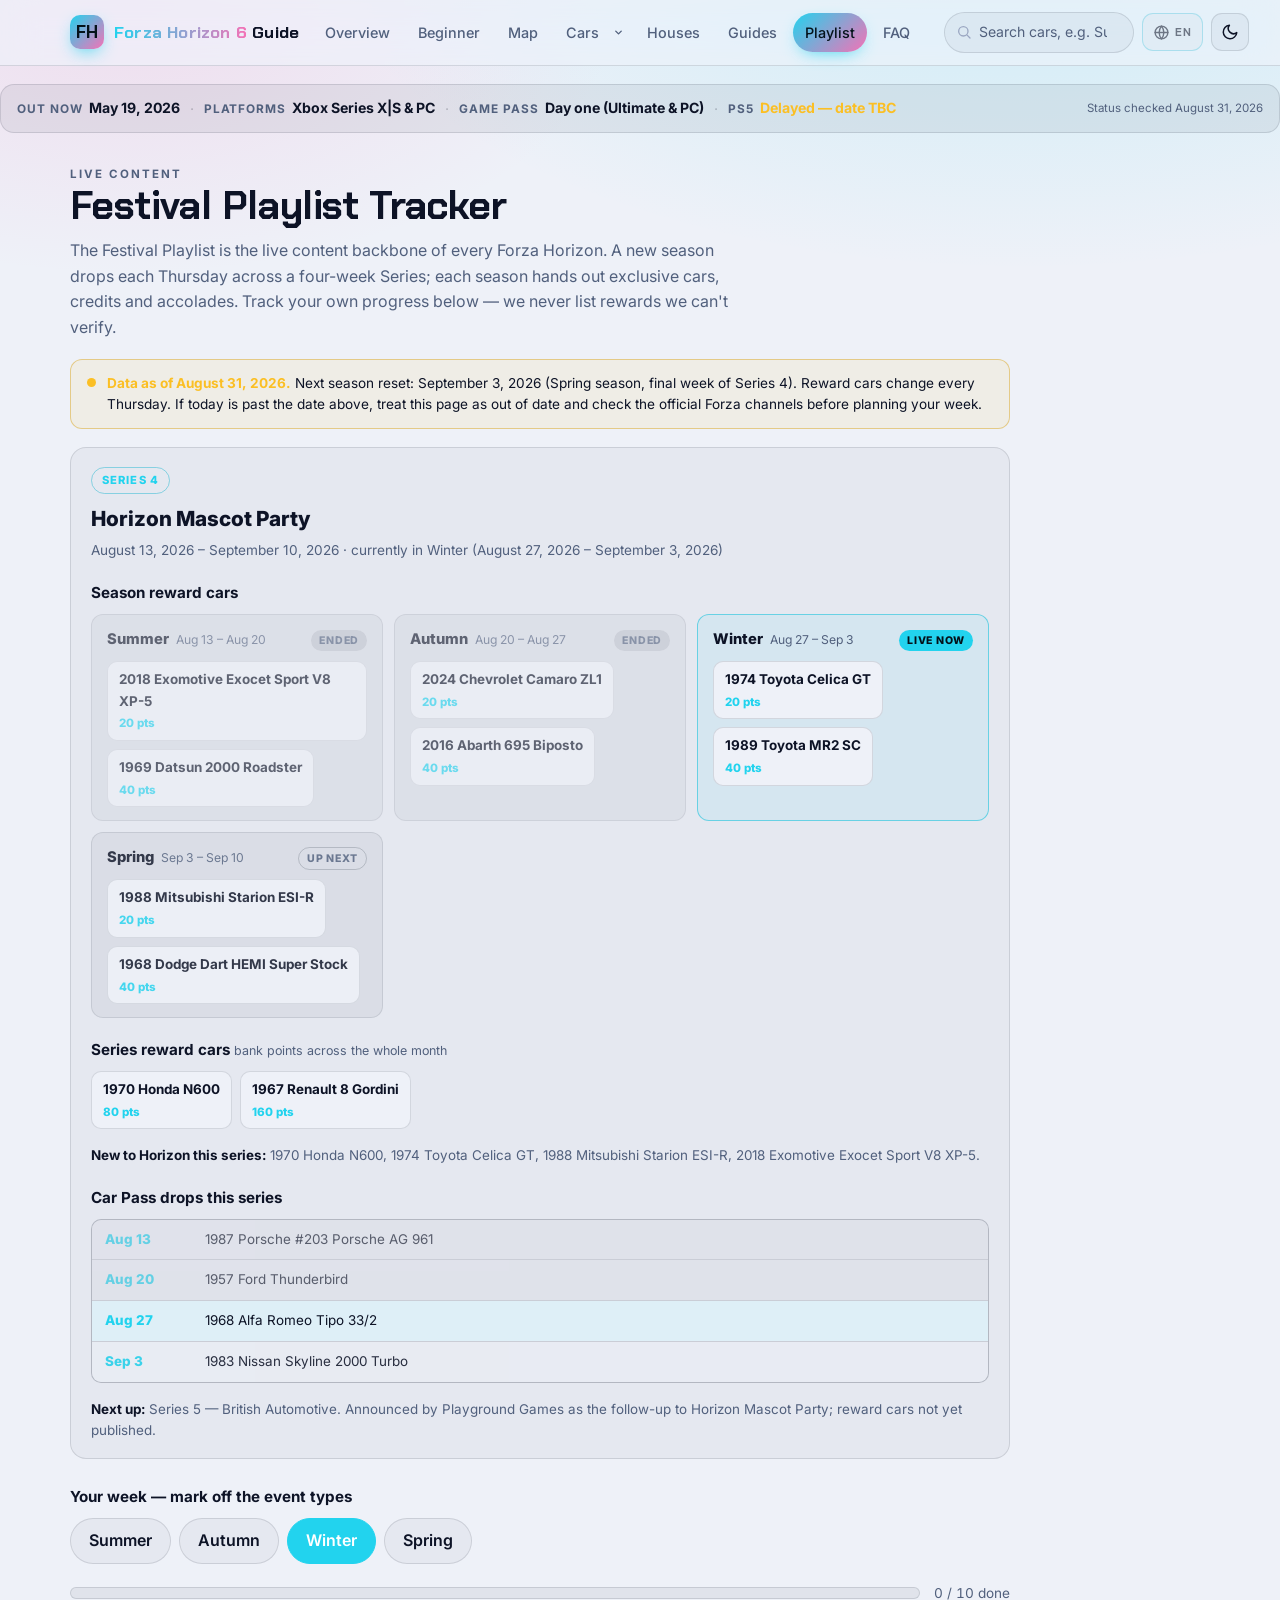
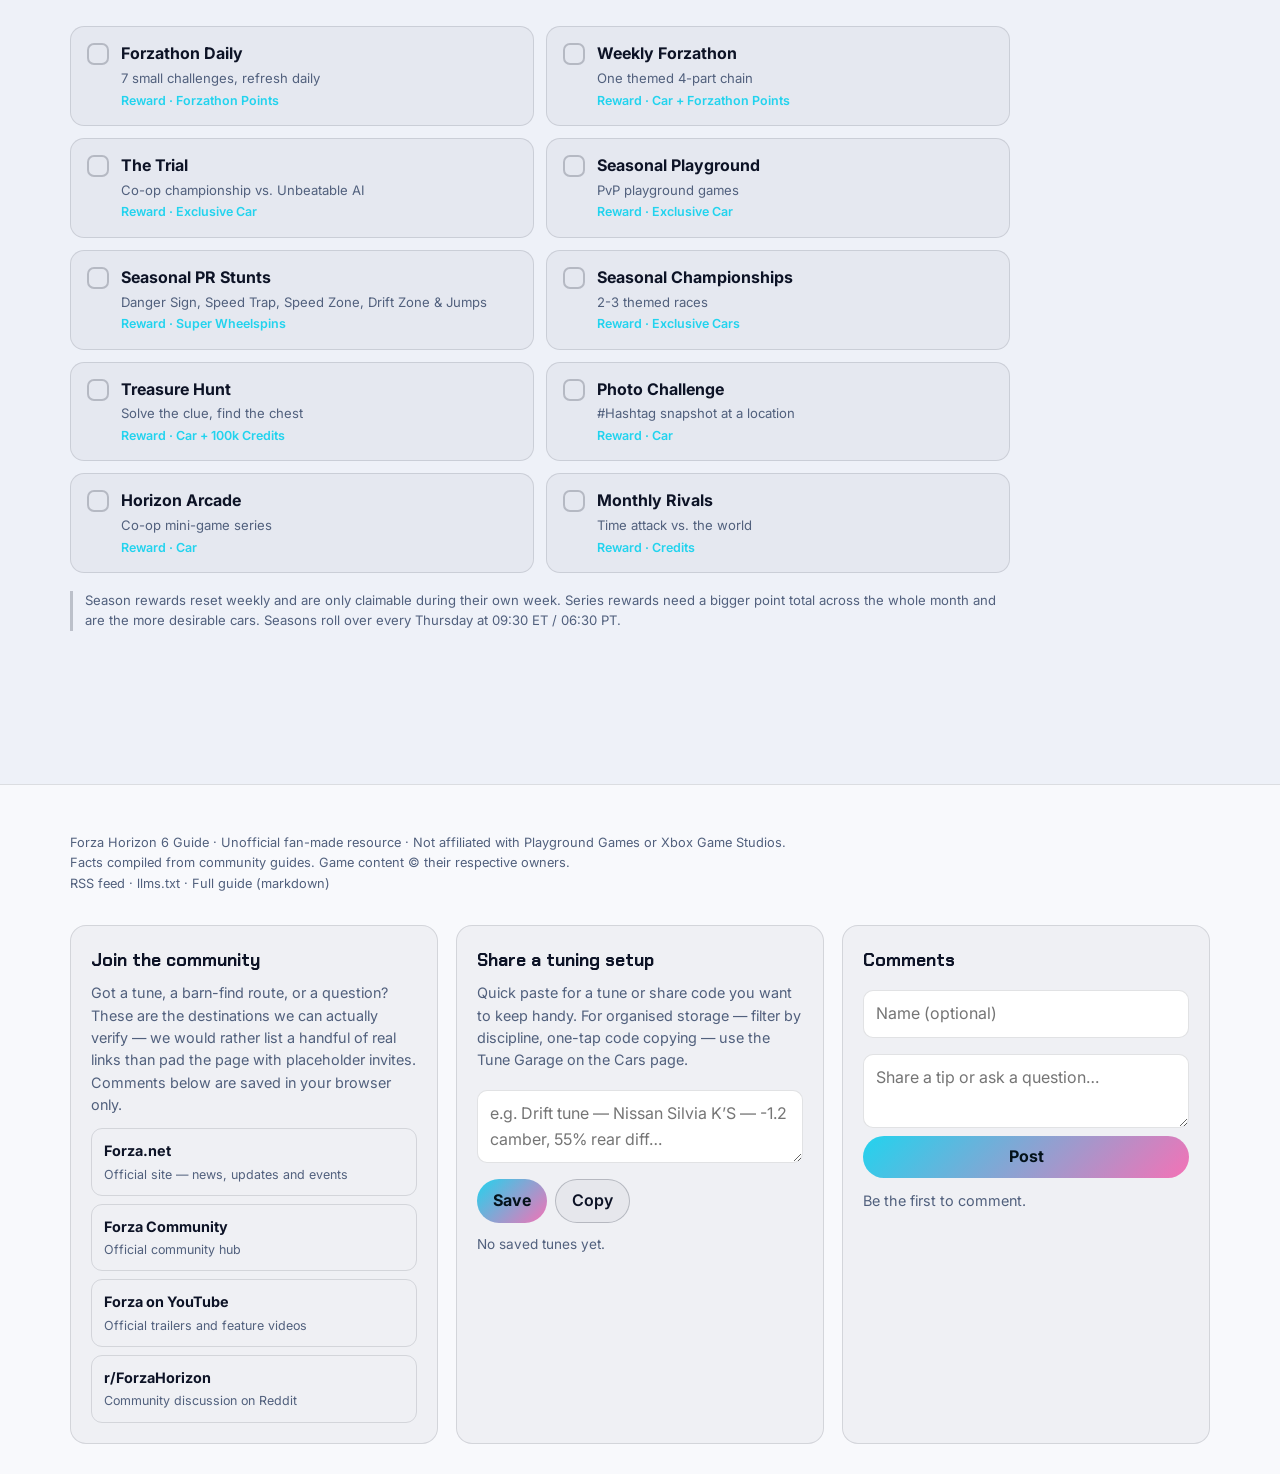
<file: playlist/index.html>
<!DOCTYPE html>
<html lang="en" data-theme="dark">
<head>
  <meta charset="UTF-8" />
  <meta name="viewport" content="width=device-width, initial-scale=1.0" />
  <title>Festival Playlist Tracker — Forza Horizon 6 Guide</title>
  <meta name="description" content="Track every Forza Horizon 6 Festival Playlist season: weekly events, reward types and your own completion progress." />
  <meta name="author" content="Forza Horizon 6 Guide" />
  <meta name="theme-color" content="#080b16" />
  <meta name="color-scheme" content="dark light" />
  <meta name="robots" content="index, follow, max-image-preview:large, max-snippet:-1, max-video-preview:-1" />
  <meta name="rating" content="general" />
  <link rel="canonical" href="https://www.forza-horizon-6.com/playlist/" />

  <!-- Open Graph -->
  <meta property="og:type" content="website" />
  <meta property="og:site_name" content="Forza Horizon 6 Guide" />
  <meta property="og:title" content="Festival Playlist Tracker — Forza Horizon 6 Guide" />
  <meta property="og:description" content="Track every Forza Horizon 6 Festival Playlist season: weekly events, reward types and your own completion progress." />
  <meta property="og:locale" content="en_US" />
  <meta property="og:url" content="https://www.forza-horizon-6.com/playlist/" />
  <meta property="og:image" content="https://www.forza-horizon-6.com/assets/img/og.png" />
  <meta property="og:image:width" content="1200" />
  <meta property="og:image:height" content="630" />
  <meta property="og:image:alt" content="Forza Horizon 6 Guide — Horizon Japan: cars, barn finds, treasure cars, map and beginner's path." />
  <meta property="article:section" content="Gaming" />
  <meta property="article:tag" content="Forza Horizon 6" />

  <!-- Twitter -->
  <meta name="twitter:card" content="summary_large_image" />
  <meta name="twitter:title" content="Festival Playlist Tracker — Forza Horizon 6 Guide" />
  <meta name="twitter:description" content="Track every Forza Horizon 6 Festival Playlist season: weekly events, reward types and your own completion progress." />
  <meta name="twitter:image" content="https://www.forza-horizon-6.com/assets/img/og.png" />

  <!-- GEO: expose clean markdown for generative engines -->
  <link rel="alternate" type="text/markdown" href="/llms.txt" title="Forza Horizon 6 Guide (LLM index)" />

  <!-- RSS feed for readers & AI agents -->
  <link rel="alternate" type="application/rss+xml" title="Forza Horizon 6 Guide RSS" href="/rss.xml" />

  <!-- Google AdSense (auto ads) -->
  <script async src="https://pagead2.googlesyndication.com/pagead/js/adsbygoogle.js?client=ca-pub-1113040288823837"
     crossorigin="anonymous"></script>

  <!-- Structured data (generated by gen_seo.js from data.js) -->
  <script type="application/ld+json">
{
  "@context": "https://schema.org",
  "@graph": [
    {
      "@type": "WebSite",
      "@id": "https://www.forza-horizon-6.com/#website",
      "name": "Forza Horizon 6 Guide",
      "url": "https://www.forza-horizon-6.com/",
      "inLanguage": "en",
      "description": "Forza Horizon 6 lands in a fictionalised Japan with the biggest map the series has ever built — 636 cars in the live roster today (550+ at launch). This guide covers the car list, Car Pass and DLC packs, barn finds, treasure cars, the Estate, the interactive Japan map, and a beginner path to Horizon Legend — with sources noted for everything.",
      "publisher": {
        "@type": "Organization",
        "name": "Forza Horizon 6 Guide (fan project)"
      }
    },
    {
      "@type": "CollectionPage",
      "@id": "https://www.forza-horizon-6.com/#guide",
      "name": "Forza Horizon 6 Guide",
      "url": "https://www.forza-horizon-6.com/",
      "inLanguage": "en",
      "isPartOf": {
        "@id": "https://www.forza-horizon-6.com/#website"
      },
      "about": {
        "@type": "VideoGame",
        "name": "Forza Horizon 6",
        "genre": [
          "Racing",
          "Open-world"
        ],
        "gamePlatform": [
          "Xbox Series X|S",
          "PC",
          "PlayStation 5"
        ],
        "author": {
          "@type": "Organization",
          "name": "Playground Games (with Turn 10 Studios)"
        },
        "publisher": {
          "@type": "Organization",
          "name": "Xbox Game Studios"
        },
        "datePublished": "2026-05-19",
        "description": "Forza Horizon 6 is a racing video game developed by Playground Games with Turn 10 Studios and published by Xbox Game Studios, set in a fictionalised Japan with the largest open-world map in the series.",
        "aggregateRating": {
          "@type": "AggregateRating",
          "ratingValue": "90",
          "bestRating": "100",
          "worstRating": "0",
          "ratingCount": "142",
          "reviewCount": "142"
        },
        "review": [
          {
            "@type": "Review",
            "author": {
              "@type": "Organization",
              "name": "IGN"
            },
            "reviewRating": {
              "@type": "Rating",
              "ratingValue": "10/10",
              "bestRating": "10",
              "worstRating": "0"
            }
          },
          {
            "@type": "Review",
            "author": {
              "@type": "Organization",
              "name": "Eurogamer"
            },
            "reviewRating": {
              "@type": "Rating",
              "ratingValue": "5/5",
              "bestRating": "5",
              "worstRating": "0"
            }
          },
          {
            "@type": "Review",
            "author": {
              "@type": "Organization",
              "name": "Giant Bomb"
            },
            "reviewRating": {
              "@type": "Rating",
              "ratingValue": "5/5",
              "bestRating": "5",
              "worstRating": "0"
            }
          },
          {
            "@type": "Review",
            "author": {
              "@type": "Organization",
              "name": "Video Games Chronicle"
            },
            "reviewRating": {
              "@type": "Rating",
              "ratingValue": "5/5",
              "bestRating": "5",
              "worstRating": "0"
            }
          },
          {
            "@type": "Review",
            "author": {
              "@type": "Organization",
              "name": "Game Informer"
            },
            "reviewRating": {
              "@type": "Rating",
              "ratingValue": "9.25/10",
              "bestRating": "10",
              "worstRating": "0"
            }
          },
          {
            "@type": "Review",
            "author": {
              "@type": "Organization",
              "name": "Destructoid"
            },
            "reviewRating": {
              "@type": "Rating",
              "ratingValue": "9/10",
              "bestRating": "10",
              "worstRating": "0"
            }
          },
          {
            "@type": "Review",
            "author": {
              "@type": "Organization",
              "name": "PCGamesN"
            },
            "reviewRating": {
              "@type": "Rating",
              "ratingValue": "9/10",
              "bestRating": "10",
              "worstRating": "0"
            }
          },
          {
            "@type": "Review",
            "author": {
              "@type": "Organization",
              "name": "Shacknews"
            },
            "reviewRating": {
              "@type": "Rating",
              "ratingValue": "9/10",
              "bestRating": "10",
              "worstRating": "0"
            }
          },
          {
            "@type": "Review",
            "author": {
              "@type": "Organization",
              "name": "Pure Xbox"
            },
            "reviewRating": {
              "@type": "Rating",
              "ratingValue": "9/10",
              "bestRating": "10",
              "worstRating": "0"
            }
          },
          {
            "@type": "Review",
            "author": {
              "@type": "Organization",
              "name": "Hardcore Gamer"
            },
            "reviewRating": {
              "@type": "Rating",
              "ratingValue": "4.5/5",
              "bestRating": "5",
              "worstRating": "0"
            }
          },
          {
            "@type": "Review",
            "author": {
              "@type": "Organization",
              "name": "TechRadar"
            },
            "reviewRating": {
              "@type": "Rating",
              "ratingValue": "4.5/5",
              "bestRating": "5",
              "worstRating": "0"
            }
          },
          {
            "@type": "Review",
            "author": {
              "@type": "Organization",
              "name": "GamesRadar+"
            },
            "reviewRating": {
              "@type": "Rating",
              "ratingValue": "4/5",
              "bestRating": "5",
              "worstRating": "0"
            }
          },
          {
            "@type": "Review",
            "author": {
              "@type": "Organization",
              "name": "GameSpot"
            },
            "reviewRating": {
              "@type": "Rating",
              "ratingValue": "8/10",
              "bestRating": "10",
              "worstRating": "0"
            }
          },
          {
            "@type": "Review",
            "author": {
              "@type": "Organization",
              "name": "PC Gamer (US)"
            },
            "reviewRating": {
              "@type": "Rating",
              "ratingValue": "84/100",
              "bestRating": "10",
              "worstRating": "0"
            }
          }
        ]
      }
    },
    {
      "@type": "ItemList",
      "@id": "https://www.forza-horizon-6.com/#cars",
      "name": "Forza Horizon 6 car list (confirmed & community-sourced)",
      "description": "Cars available in Forza Horizon 6 — cover car, cross-title loyalty rewards, starters, prologue cars, event rewards, and a roster sample. 636 in the live roster (550+ at launch, as of Aug 13, 2026) cars at launch.",
      "numberOfItems": 98,
      "itemListElement": [
        {
          "@type": "ListItem",
          "position": 1,
          "item": {
            "@type": "Car",
            "name": "2025 Toyota GR GT Prototype",
            "vehicleModelDate": "2025",
            "category": "Car",
            "description": "Cover car. Headline machine on the FH6 key art, with Mount Fuji and Tokyo behind it [WIKI]."
          }
        },
        {
          "@type": "ListItem",
          "position": 2,
          "item": {
            "@type": "Car",
            "name": "2025 Toyota Land Cruiser 250",
            "vehicleModelDate": "2025",
            "category": "Car",
            "description": "Cover car. The second cover car in the reveal key art, alongside the GR GT Prototype [Forza FAQ / WIKI]. The 250-series Land Cruiser."
          }
        },
        {
          "@type": "ListItem",
          "position": 3,
          "item": {
            "@type": "Car",
            "name": "2021 Mercedes-AMG One",
            "vehicleModelDate": "2021",
            "category": "Car",
            "description": "Loyalty (FH5). Returning reward for playing Forza Horizon 5 [WIKI]."
          }
        },
        {
          "@type": "ListItem",
          "position": 4,
          "item": {
            "@type": "Car",
            "name": "2016 Aston Martin Vulcan",
            "vehicleModelDate": "2016",
            "category": "Car",
            "description": "Loyalty (FH4). Returning reward for playing Forza Horizon 4 [WIKI]."
          }
        },
        {
          "@type": "ListItem",
          "position": 5,
          "item": {
            "@type": "Car",
            "name": "2016 Lamborghini Centenario LP 770-4",
            "vehicleModelDate": "2016",
            "category": "Car",
            "description": "Loyalty (FH3). Returning reward for playing Forza Horizon 3 [WIKI]."
          }
        },
        {
          "@type": "ListItem",
          "position": 6,
          "item": {
            "@type": "Car",
            "name": "2014 Lamborghini Huracán LP 610-4",
            "vehicleModelDate": "2014",
            "category": "Car",
            "description": "Loyalty (FH2). Returning reward for playing Forza Horizon 2 [WIKI]."
          }
        },
        {
          "@type": "ListItem",
          "position": 7,
          "item": {
            "@type": "Car",
            "name": "2013 Dodge SRT Viper GTS",
            "vehicleModelDate": "2013",
            "category": "Car",
            "description": "Loyalty (FH1). Returning reward for playing Forza Horizon 1 [WIKI]."
          }
        },
        {
          "@type": "ListItem",
          "position": 8,
          "item": {
            "@type": "Car",
            "name": "2024 Chevrolet Corvette E-Ray",
            "vehicleModelDate": "2024",
            "category": "Car",
            "description": "Loyalty (Motorsport). Returning reward for Forza Motorsport (2023) [WIKI]."
          }
        },
        {
          "@type": "ListItem",
          "position": 9,
          "item": {
            "@type": "Car",
            "name": "1989 Nissan Silvia K'S",
            "vehicleModelDate": "1989",
            "category": "Car",
            "description": "Drift-friendly. Great for learning Touge and drift zones."
          }
        },
        {
          "@type": "ListItem",
          "position": 10,
          "item": {
            "@type": "Car",
            "name": "1994 Toyota Celica GT-Four ST205",
            "vehicleModelDate": "1994",
            "category": "Car",
            "description": "All-rounder. Balanced for mixed road and light off-road."
          }
        },
        {
          "@type": "ListItem",
          "position": 11,
          "item": {
            "@type": "Car",
            "name": "1970 GMC Jimmy",
            "vehicleModelDate": "1970",
            "category": "Car",
            "description": "Off-road. Heavy on tarmac, strong in the northern mountains."
          }
        },
        {
          "@type": "ListItem",
          "position": 12,
          "item": {
            "@type": "Car",
            "name": "2024 Nissan GT-R Nismo",
            "vehicleModelDate": "2024",
            "category": "Car",
            "description": "Prologue. Driven through the Hokubu fields at the very start."
          }
        },
        {
          "@type": "ListItem",
          "position": 13,
          "item": {
            "@type": "Car",
            "name": "2021 RJ Anderson #37 Polaris RZR Pro 4 Truck",
            "vehicleModelDate": "2021",
            "category": "Car",
            "description": "Prologue. Snow-circuit opener."
          }
        },
        {
          "@type": "ListItem",
          "position": 14,
          "item": {
            "@type": "Car",
            "name": "1995 Porsche 911 GT2",
            "vehicleModelDate": "1995",
            "category": "Car",
            "description": "Prologue. "
          }
        },
        {
          "@type": "ListItem",
          "position": 15,
          "item": {
            "@type": "Car",
            "name": "Mazda RX-7 Type R",
            "category": "Car",
            "description": "Prologue. "
          }
        },
        {
          "@type": "ListItem",
          "position": 16,
          "item": {
            "@type": "Car",
            "name": "2023 BMW M2",
            "vehicleModelDate": "2023",
            "category": "Car",
            "description": "Prologue. "
          }
        },
        {
          "@type": "ListItem",
          "position": 17,
          "item": {
            "@type": "Car",
            "name": "2020 Toyota GR Supra",
            "vehicleModelDate": "2020",
            "category": "Car",
            "description": "Prologue. "
          }
        },
        {
          "@type": "ListItem",
          "position": 18,
          "item": {
            "@type": "Car",
            "name": "2022 Toyota GR86",
            "vehicleModelDate": "2022",
            "category": "Car",
            "description": ""
          }
        },
        {
          "@type": "ListItem",
          "position": 19,
          "item": {
            "@type": "Car",
            "name": "2001 Mitsubishi Lancer Evolution VI GSR TM Edition",
            "vehicleModelDate": "2001",
            "category": "Car",
            "description": ""
          }
        },
        {
          "@type": "ListItem",
          "position": 20,
          "item": {
            "@type": "Car",
            "name": "2024 Ram 1500 TRX",
            "vehicleModelDate": "2024",
            "category": "Car",
            "description": ""
          }
        },
        {
          "@type": "ListItem",
          "position": 21,
          "item": {
            "@type": "Car",
            "name": "Aston Martin Vulcan",
            "category": "Car",
            "description": "Loyalty reward. Forza Loyalty reward if you played earlier titles."
          }
        },
        {
          "@type": "ListItem",
          "position": 22,
          "item": {
            "@type": "Car",
            "name": "Ford RS200",
            "category": "Car",
            "description": "Wristband event. Pier Pressure — Tokyo docks."
          }
        },
        {
          "@type": "ListItem",
          "position": 23,
          "item": {
            "@type": "Car",
            "name": "Lotus Exige WTAC",
            "category": "Car",
            "description": "Road Racing. "
          }
        },
        {
          "@type": "ListItem",
          "position": 24,
          "item": {
            "@type": "Car",
            "name": "Subaru Impreza",
            "category": "Car",
            "description": "Sekibe Scramble. "
          }
        },
        {
          "@type": "ListItem",
          "position": 25,
          "item": {
            "@type": "Car",
            "name": "Mitsubishi Lancer Evo",
            "category": "Car",
            "description": "Sekibe Scramble. "
          }
        },
        {
          "@type": "ListItem",
          "position": 26,
          "item": {
            "@type": "Car",
            "name": "Lamborghini Huracán Sterrato",
            "category": "Car",
            "description": "Dirt Racing max. "
          }
        },
        {
          "@type": "ListItem",
          "position": 27,
          "item": {
            "@type": "Car",
            "name": "Mini JCW Buggy",
            "category": "Car",
            "description": "Cross Country. "
          }
        },
        {
          "@type": "ListItem",
          "position": 28,
          "item": {
            "@type": "Car",
            "name": "GMA T.50",
            "category": "Car",
            "description": "Speed Traps. "
          }
        },
        {
          "@type": "ListItem",
          "position": 29,
          "item": {
            "@type": "Car",
            "name": "Porsche 911 GT3 RS '12",
            "category": "Car",
            "description": "Speed Zones. "
          }
        },
        {
          "@type": "ListItem",
          "position": 30,
          "item": {
            "@type": "Car",
            "name": "M12S Warthog CST",
            "category": "Car",
            "description": "Danger Signs. "
          }
        },
        {
          "@type": "ListItem",
          "position": 31,
          "item": {
            "@type": "Car",
            "name": "Mazda RX-8 #99",
            "category": "Car",
            "description": "Drift Zones. "
          }
        },
        {
          "@type": "ListItem",
          "position": 32,
          "item": {
            "@type": "Car",
            "name": "Mercedes-Benz G 65",
            "category": "Car",
            "description": "Trailblazers. "
          }
        },
        {
          "@type": "ListItem",
          "position": 33,
          "item": {
            "@type": "Car",
            "name": "Lexus LFA FE",
            "category": "Car",
            "description": "Street / Touge ultimate. "
          }
        },
        {
          "@type": "ListItem",
          "position": 34,
          "item": {
            "@type": "Car",
            "name": "Honda NSX-R '05",
            "category": "Car",
            "description": "Regional Mascots. "
          }
        },
        {
          "@type": "ListItem",
          "position": 35,
          "item": {
            "@type": "Car",
            "name": "Audi R8 '13",
            "category": "Car",
            "description": "Day Trips. "
          }
        },
        {
          "@type": "ListItem",
          "position": 36,
          "item": {
            "@type": "Car",
            "name": "Nissan 240 #777",
            "category": "Car",
            "description": "Drift Club Japan. "
          }
        },
        {
          "@type": "ListItem",
          "position": 37,
          "item": {
            "@type": "Car",
            "name": "Honda Civic '84",
            "category": "Car",
            "description": "Moto Auto Zine. "
          }
        },
        {
          "@type": "ListItem",
          "position": 38,
          "item": {
            "@type": "Car",
            "name": "Toyota GR86 \"86 Stories\"",
            "category": "Car",
            "description": "Yuji's Auto. "
          }
        },
        {
          "@type": "ListItem",
          "position": 39,
          "item": {
            "@type": "Car",
            "name": "Porsche 918",
            "category": "Car",
            "description": "Horizon Play. "
          }
        },
        {
          "@type": "ListItem",
          "position": 40,
          "item": {
            "@type": "Car",
            "name": "Porsche Cayman GT4 RS",
            "category": "Car",
            "description": "Road Rivals. "
          }
        },
        {
          "@type": "ListItem",
          "position": 41,
          "item": {
            "@type": "Car",
            "name": "Opel Manta 400",
            "category": "Car",
            "description": "Dirt Rivals. "
          }
        },
        {
          "@type": "ListItem",
          "position": 42,
          "item": {
            "@type": "Car",
            "name": "#37 Pro 2 Truck",
            "category": "Car",
            "description": "Cross Country Rivals. "
          }
        },
        {
          "@type": "ListItem",
          "position": 43,
          "item": {
            "@type": "Car",
            "name": "Subaru Vivio FE",
            "category": "Car",
            "description": "Horizon Life. "
          }
        },
        {
          "@type": "ListItem",
          "position": 44,
          "item": {
            "@type": "Car",
            "name": "Nissan Nismo GT-R '24",
            "category": "Car",
            "description": "Touge & Street Rivals. "
          }
        },
        {
          "@type": "ListItem",
          "position": 45,
          "item": {
            "@type": "Car",
            "name": "Koenigsegg Agera RS",
            "category": "Car",
            "description": "Explore Japan landmark. "
          }
        },
        {
          "@type": "ListItem",
          "position": 46,
          "item": {
            "@type": "Car",
            "name": "1969 Toyota 2000GT",
            "vehicleModelDate": "1969",
            "category": "Car",
            "description": ""
          }
        },
        {
          "@type": "ListItem",
          "position": 47,
          "item": {
            "@type": "Car",
            "name": "1964 Ferrari 250 GTO",
            "vehicleModelDate": "1964",
            "category": "Car",
            "description": ""
          }
        },
        {
          "@type": "ListItem",
          "position": 48,
          "item": {
            "@type": "Car",
            "name": "1954 Mercedes-Benz 300SL",
            "vehicleModelDate": "1954",
            "category": "Car",
            "description": ""
          }
        },
        {
          "@type": "ListItem",
          "position": 49,
          "item": {
            "@type": "Car",
            "name": "1994 Ferrari 355 Berlinetta",
            "vehicleModelDate": "1994",
            "category": "Car",
            "description": ""
          }
        },
        {
          "@type": "ListItem",
          "position": 50,
          "item": {
            "@type": "Car",
            "name": "1991 Ferrari 512 TR",
            "vehicleModelDate": "1991",
            "category": "Car",
            "description": ""
          }
        },
        {
          "@type": "ListItem",
          "position": 51,
          "item": {
            "@type": "Car",
            "name": "1973 Porsche 911 Carrera RS",
            "vehicleModelDate": "1973",
            "category": "Car",
            "description": ""
          }
        },
        {
          "@type": "ListItem",
          "position": 52,
          "item": {
            "@type": "Car",
            "name": "1995 Porsche 911 GT2",
            "vehicleModelDate": "1995",
            "category": "Car",
            "description": ""
          }
        },
        {
          "@type": "ListItem",
          "position": 53,
          "item": {
            "@type": "Car",
            "name": "2004 Porsche 996 GT3",
            "vehicleModelDate": "2004",
            "category": "Car",
            "description": ""
          }
        },
        {
          "@type": "ListItem",
          "position": 54,
          "item": {
            "@type": "Car",
            "name": "1982 Porsche 911 Turbo",
            "vehicleModelDate": "1982",
            "category": "Car",
            "description": ""
          }
        },
        {
          "@type": "ListItem",
          "position": 55,
          "item": {
            "@type": "Car",
            "name": "1989 Porsche 944 Turbo",
            "vehicleModelDate": "1989",
            "category": "Car",
            "description": ""
          }
        },
        {
          "@type": "ListItem",
          "position": 56,
          "item": {
            "@type": "Car",
            "name": "2024 Nissan Nissan GT-R Nismo",
            "vehicleModelDate": "2024",
            "category": "Car",
            "description": "Track Toys. "
          }
        },
        {
          "@type": "ListItem",
          "position": 57,
          "item": {
            "@type": "Car",
            "name": "2017 Nissan Nissan GT-R (R35)",
            "vehicleModelDate": "2017",
            "category": "Car",
            "description": "Modern Supercars. "
          }
        },
        {
          "@type": "ListItem",
          "position": 58,
          "item": {
            "@type": "Car",
            "name": "1990 Nissan Nissan #12 Skyline GT-R (BNR32 Gr.A) JTC",
            "vehicleModelDate": "1990",
            "category": "Car",
            "description": "Retro Racers. "
          }
        },
        {
          "@type": "ListItem",
          "position": 59,
          "item": {
            "@type": "Car",
            "name": "1998 Nissan Nissan #23 Pennzoil NISMO Skyline GT-R",
            "vehicleModelDate": "1998",
            "category": "Car",
            "description": "Retro Racers. "
          }
        },
        {
          "@type": "ListItem",
          "position": 60,
          "item": {
            "@type": "Car",
            "name": "2020 Toyota Toyota GR Supra",
            "vehicleModelDate": "2020",
            "category": "Car",
            "description": "Modern Sports Cars. "
          }
        },
        {
          "@type": "ListItem",
          "position": 61,
          "item": {
            "@type": "Car",
            "name": "2005 Honda Honda NSX-R GT",
            "vehicleModelDate": "2005",
            "category": "Car",
            "description": "Retro Sports Cars. "
          }
        },
        {
          "@type": "ListItem",
          "position": 62,
          "item": {
            "@type": "Car",
            "name": "2023 Honda Honda Civic Type R",
            "vehicleModelDate": "2023",
            "category": "Car",
            "description": "Super Hot Hatch. "
          }
        },
        {
          "@type": "ListItem",
          "position": 63,
          "item": {
            "@type": "Car",
            "name": "2003 Honda Honda S2000",
            "vehicleModelDate": "2003",
            "category": "Car",
            "description": "Modern Sports Cars. "
          }
        },
        {
          "@type": "ListItem",
          "position": 64,
          "item": {
            "@type": "Car",
            "name": "1991 Mazda Mazda #55 Mazda 787B",
            "vehicleModelDate": "1991",
            "category": "Car",
            "description": "Retro Racers. "
          }
        },
        {
          "@type": "ListItem",
          "position": 65,
          "item": {
            "@type": "Car",
            "name": "1994 Mazda Mazda MX-5 Miata",
            "vehicleModelDate": "1994",
            "category": "Car",
            "description": "Retro Sports Cars. "
          }
        },
        {
          "@type": "ListItem",
          "position": 66,
          "item": {
            "@type": "Car",
            "name": "1992 Mazda Mazda RX-7 Type R",
            "vehicleModelDate": "1992",
            "category": "Car",
            "description": "Retro Sports Cars. "
          }
        },
        {
          "@type": "ListItem",
          "position": 67,
          "item": {
            "@type": "Car",
            "name": "2004 Mitsubishi Mitsubishi Lancer Evolution VIII MR",
            "vehicleModelDate": "2004",
            "category": "Car",
            "description": "Modern Rally. "
          }
        },
        {
          "@type": "ListItem",
          "position": 68,
          "item": {
            "@type": "Car",
            "name": "1998 Subaru Subaru Impreza 22B-STi Version",
            "vehicleModelDate": "1998",
            "category": "Car",
            "description": "Retro Rally. "
          }
        },
        {
          "@type": "ListItem",
          "position": 69,
          "item": {
            "@type": "Car",
            "name": "2018 Subaru Subaru WRX STI ARX Supercar",
            "vehicleModelDate": "2018",
            "category": "Car",
            "description": "Rally Monsters. "
          }
        },
        {
          "@type": "ListItem",
          "position": 70,
          "item": {
            "@type": "Car",
            "name": "2021 Rimac Rimac Nevera",
            "vehicleModelDate": "2021",
            "category": "Car",
            "description": "Hypercars. "
          }
        },
        {
          "@type": "ListItem",
          "position": 71,
          "item": {
            "@type": "Car",
            "name": "2024 Koenigsegg Koenigsegg Gemera",
            "vehicleModelDate": "2024",
            "category": "Car",
            "description": "Hypercars. "
          }
        },
        {
          "@type": "ListItem",
          "position": 72,
          "item": {
            "@type": "Car",
            "name": "2020 Koenigsegg Koenigsegg Jesko",
            "vehicleModelDate": "2020",
            "category": "Car",
            "description": "Hypercars. "
          }
        },
        {
          "@type": "ListItem",
          "position": 73,
          "item": {
            "@type": "Car",
            "name": "2015 Koenigsegg Koenigsegg One:1",
            "vehicleModelDate": "2015",
            "category": "Car",
            "description": "Hypercars. "
          }
        },
        {
          "@type": "ListItem",
          "position": 74,
          "item": {
            "@type": "Car",
            "name": "2017 Koenigsegg Koenigsegg Agera RS",
            "vehicleModelDate": "2017",
            "category": "Car",
            "description": "Hypercars. "
          }
        },
        {
          "@type": "ListItem",
          "position": 75,
          "item": {
            "@type": "Car",
            "name": "2016 Koenigsegg Koenigsegg Regera",
            "vehicleModelDate": "2016",
            "category": "Car",
            "description": "Hypercars. "
          }
        },
        {
          "@type": "ListItem",
          "position": 76,
          "item": {
            "@type": "Car",
            "name": "2014 Porsche Porsche 918 Spyder",
            "vehicleModelDate": "2014",
            "category": "Car",
            "description": "Hypercars. "
          }
        },
        {
          "@type": "ListItem",
          "position": 77,
          "item": {
            "@type": "Car",
            "name": "2013 Ferrari Ferrari LaFerrari",
            "vehicleModelDate": "2013",
            "category": "Car",
            "description": "Hypercars. "
          }
        },
        {
          "@type": "ListItem",
          "position": 78,
          "item": {
            "@type": "Car",
            "name": "2016 Pagani Pagani Huayra BC Coupe",
            "vehicleModelDate": "2016",
            "category": "Car",
            "description": "Hypercars. "
          }
        },
        {
          "@type": "ListItem",
          "position": 79,
          "item": {
            "@type": "Car",
            "name": "2013 McLaren McLaren P1",
            "vehicleModelDate": "2013",
            "category": "Car",
            "description": "Hypercars. "
          }
        },
        {
          "@type": "ListItem",
          "position": 80,
          "item": {
            "@type": "Car",
            "name": "2012 Hennessey Hennessey Venom GT",
            "vehicleModelDate": "2012",
            "category": "Car",
            "description": "Hypercars. "
          }
        },
        {
          "@type": "ListItem",
          "position": 81,
          "item": {
            "@type": "Car",
            "name": "2019 McLaren McLaren Speedtail",
            "vehicleModelDate": "2019",
            "category": "Car",
            "description": "Hypercars. "
          }
        },
        {
          "@type": "ListItem",
          "position": 82,
          "item": {
            "@type": "Car",
            "name": "2021 Pagani Pagani Huayra R",
            "vehicleModelDate": "2021",
            "category": "Car",
            "description": "Extreme Track Toys. "
          }
        },
        {
          "@type": "ListItem",
          "position": 83,
          "item": {
            "@type": "Car",
            "name": "2009 Pagani Pagani Zonda R",
            "vehicleModelDate": "2009",
            "category": "Car",
            "description": "Extreme Track Toys. "
          }
        },
        {
          "@type": "ListItem",
          "position": 84,
          "item": {
            "@type": "Car",
            "name": "2008 Koenigsegg Koenigsegg CCGT",
            "vehicleModelDate": "2008",
            "category": "Car",
            "description": "Extreme Track Toys. "
          }
        },
        {
          "@type": "ListItem",
          "position": 85,
          "item": {
            "@type": "Car",
            "name": "2015 Chevrolet Chevrolet Corvette Z06",
            "vehicleModelDate": "2015",
            "category": "Car",
            "description": "Modern Muscle. "
          }
        },
        {
          "@type": "ListItem",
          "position": 86,
          "item": {
            "@type": "Car",
            "name": "2020 Ford Ford Mustang Shelby GT500",
            "vehicleModelDate": "2020",
            "category": "Car",
            "description": "Modern Muscle. "
          }
        },
        {
          "@type": "ListItem",
          "position": 87,
          "item": {
            "@type": "Car",
            "name": "2021 BMW BMW M4 Competition Coupé Welcome Pack",
            "vehicleModelDate": "2021",
            "category": "Car",
            "description": "Modern Super Saloons. "
          }
        },
        {
          "@type": "ListItem",
          "position": 88,
          "item": {
            "@type": "Car",
            "name": "2022 BMW BMW M5 CS",
            "vehicleModelDate": "2022",
            "category": "Car",
            "description": "Modern Super Saloons. "
          }
        },
        {
          "@type": "ListItem",
          "position": 89,
          "item": {
            "@type": "Car",
            "name": "2017 Chevrolet Chevrolet Camaro ZL1",
            "vehicleModelDate": "2017",
            "category": "Car",
            "description": "Modern Muscle. "
          }
        },
        {
          "@type": "ListItem",
          "position": 90,
          "item": {
            "@type": "Car",
            "name": "2009 Chevrolet Chevrolet Corvette ZR1",
            "vehicleModelDate": "2009",
            "category": "Car",
            "description": "Modern Muscle. "
          }
        },
        {
          "@type": "ListItem",
          "position": 91,
          "item": {
            "@type": "Car",
            "name": "2013 SRT SRT Viper GTS",
            "vehicleModelDate": "2013",
            "category": "Car",
            "description": "Modern Muscle. "
          }
        },
        {
          "@type": "ListItem",
          "position": 92,
          "item": {
            "@type": "Car",
            "name": "2022 Dodge Dodge Challenger SRT Super Stock",
            "vehicleModelDate": "2022",
            "category": "Car",
            "description": "Modern Muscle. "
          }
        },
        {
          "@type": "ListItem",
          "position": 93,
          "item": {
            "@type": "Car",
            "name": "2018 Dodge Dodge Challenger SRT Demon",
            "vehicleModelDate": "2018",
            "category": "Car",
            "description": "Modern Muscle. "
          }
        },
        {
          "@type": "ListItem",
          "position": 94,
          "item": {
            "@type": "Car",
            "name": "2024 Ford Ford Mustang Dark Horse",
            "vehicleModelDate": "2024",
            "category": "Car",
            "description": "Modern Muscle. "
          }
        },
        {
          "@type": "ListItem",
          "position": 95,
          "item": {
            "@type": "Car",
            "name": "2021 Alfa Romeo Alfa Romeo Giulia GTAm",
            "vehicleModelDate": "2021",
            "category": "Car",
            "description": "Modern Super Saloons. "
          }
        },
        {
          "@type": "ListItem",
          "position": 96,
          "item": {
            "@type": "Car",
            "name": "2018 Mercedes-AMG Mercedes-AMG GT 4-Door Coupé",
            "vehicleModelDate": "2018",
            "category": "Car",
            "description": "Modern Super Saloons. "
          }
        },
        {
          "@type": "ListItem",
          "position": 97,
          "item": {
            "@type": "Car",
            "name": "2020 BMW BMW M2 Competition Coupé",
            "vehicleModelDate": "2020",
            "category": "Car",
            "description": "Modern Super Saloons. "
          }
        },
        {
          "@type": "ListItem",
          "position": 98,
          "item": {
            "@type": "Car",
            "name": "2018 Ford Ford Mustang RTR Spec 5",
            "vehicleModelDate": "2018",
            "category": "Car",
            "description": "Modern Muscle. "
          }
        }
      ]
    }
  ]
}
  </script>
  <script type="application/ld+json">
{
  "@context": "https://schema.org",
  "@graph": [
    {
      "@type": "WebPage",
      "@id": "https://www.forza-horizon-6.com/playlist/#webpage",
      "url": "https://www.forza-horizon-6.com/playlist/",
      "name": "Festival Playlist Tracker — Forza Horizon 6 Guide",
      "isPartOf": {
        "@id": "https://www.forza-horizon-6.com/#website"
      },
      "inLanguage": "en",
      "about": {
        "@id": "https://www.forza-horizon-6.com/#game"
      },
      "dateModified": "2026-08-31"
    },
    {
      "@type": "BreadcrumbList",
      "itemListElement": [
        {
          "@type": "ListItem",
          "position": 1,
          "name": "Forza Horizon 6 Guide",
          "item": "https://www.forza-horizon-6.com/"
        },
        {
          "@type": "ListItem",
          "position": 2,
          "name": "Festival Playlist Tracker",
          "item": "https://www.forza-horizon-6.com/playlist/"
        }
      ]
    }
  ]
}
  </script>

  <!-- Fonts -->
  <link rel="preconnect" href="https://fonts.googleapis.com" />
  <link rel="preconnect" href="https://fonts.gstatic.com" crossorigin />
  <link href="https://fonts.googleapis.com/css2?family=Chakra+Petch:wght@400;600;700;800&family=Inter:wght@400;500;600;700;800&family=Saira+Condensed:wght@800;900&display=swap" rel="stylesheet" />

  <!-- Styles -->
  <link rel="stylesheet" href="/assets/css/style.css?v=32" />

  <!-- Prevent theme flash -->
  <script>
    (function () {
      try {
        var t = localStorage.getItem('fh6-theme');
        if (!t) t = window.matchMedia('(prefers-color-scheme: light)').matches ? 'light' : 'dark';
        document.documentElement.setAttribute('data-theme', t);
      } catch (e) {}
    })();
  </script>
</head>
<body>
  <header class="site-header">
    <div class="nav-wrap">
      <a class="brand" href="#home" data-nav="home" aria-label="Forza Horizon 6 Guide home">
        <span class="logo">FH</span><span><b>Forza Horizon 6</b> Guide</span>
      </a>
      <nav class="nav" id="nav">
        <a href="#home" data-nav="home">Overview</a>
        <a href="/beginner/" data-nav="beginner">Beginner</a>
        <a href="/map/" data-nav="map">Map</a>
        <div class="nav-item-dd">
          <a href="/cars/" data-nav="cars" class="nav-dd-main">Cars</a>
          <button type="button" id="cars-dd-btn" class="nav-dd-toggle" aria-haspopup="true" aria-expanded="false" aria-label="Cars menu">
            <svg width="11" height="11" viewBox="0 0 24 24" fill="none" stroke="currentColor" stroke-width="3" stroke-linecap="round" stroke-linejoin="round" aria-hidden="true"><path d="M6 9l6 6 6-6"/></svg>
          </button>
          <div id="cars-dd" class="cars-dd" role="menu">
            <a href="/cars/" role="menuitem" data-scroll="cars-best">Best by discipline</a>
            <a href="/cars/" role="menuitem" data-scroll="cars-barn">Barn Finds</a>
            <a href="/cars/" role="menuitem" data-scroll="cars-treasure">Treasure Cars</a>
            <a href="/cars/" role="menuitem" data-scroll="cars-aftermarket">Aftermarket Cars</a>
            <a href="/cars/" role="menuitem" data-scroll="cars-forza">Forza Edition Cars</a>
          </div>
        </div>
        <a href="/houses/" data-nav="houses">Houses</a>
        <a href="/guides/" data-nav="guides">Guides</a>
        <a href="/playlist/" data-nav="playlist">Playlist</a>
        <a href="/faq/" data-nav="faq">FAQ</a>
      </nav>
      <div class="nav-actions">
        <input type="search" id="global-search" class="global-search" placeholder="Search cars, e.g. Supra" aria-label="Search the guide" />
        <div class="translate-wrap" id="translate-wrap">
          <button class="icon-btn translate-btn" id="translate-btn" aria-haspopup="true" aria-expanded="false" title="Translate page" aria-label="Translate page">
            <svg width="17" height="17" viewBox="0 0 24 24" fill="none" stroke="currentColor" stroke-width="2" stroke-linecap="round" stroke-linejoin="round"><circle cx="12" cy="12" r="9"/><path d="M3 12h18"/><path d="M12 3a14 14 0 0 1 0 18 14 14 0 0 1 0-18z"/></svg>
            <span class="translate-code" id="translate-code">EN</span>
          </button>
          <div class="translate-menu" id="translate-menu" role="menu" hidden>
            <div class="tm-head">Translate this page</div>
            <button class="tm-item" role="menuitem" data-lang="en">English</button>
            <button class="tm-item" role="menuitem" data-lang="ja">日本語</button>
            <button class="tm-item" role="menuitem" data-lang="ko">한국어</button>
            <button class="tm-item" role="menuitem" data-lang="de">Deutsch</button>
            <button class="tm-item" role="menuitem" data-lang="fr">Français</button>
            <button class="tm-item" role="menuitem" data-lang="es">Español</button>
            <button class="tm-item" role="menuitem" data-lang="pt">Português</button>
            <button class="tm-item" role="menuitem" data-lang="ru">Русский</button>
            <div class="tm-foot">Powered by Google Translate</div>
          </div>
          <div id="google_translate_element" aria-hidden="true"></div>
        </div>
        <button class="icon-btn" id="theme-toggle" aria-label="Toggle light/dark theme" title="Toggle theme"><svg width="18" height="18" viewBox="0 0 24 24" fill="none" stroke="currentColor" stroke-width="2" stroke-linecap="round" stroke-linejoin="round"><path d="M21 12.8A9 9 0 1 1 11.2 3 7 7 0 0 0 21 12.8z"/></svg></button>
      </div>
    </div>
  </header>

  <!-- Release status bar. Deliberately static HTML (not SPA-rendered) so it is
       visible to crawlers, AI engines and no-JS visitors on first paint. Keep in
       sync with D.meta / D.hero.status in assets/js/data.js. -->
  <div class="release-status" id="release-status" role="note" aria-label="Forza Horizon 6 release status">
    <span class="rs-pill"><span class="rs-k">Out now</span><span class="rs-v">May 19, 2026</span></span>
    <span class="rs-sep" aria-hidden="true">·</span>
    <span class="rs-pill"><span class="rs-k">Platforms</span><span class="rs-v">Xbox Series X|S &amp; PC</span></span>
    <span class="rs-sep" aria-hidden="true">·</span>
    <span class="rs-pill"><span class="rs-k">Game Pass</span><span class="rs-v">Day one (Ultimate &amp; PC)</span></span>
    <span class="rs-sep" aria-hidden="true">·</span>
    <span class="rs-pill rs-flag"><span class="rs-k">PS5</span><span class="rs-v">Delayed — date TBC</span></span>
    <span class="rs-updated">Status checked August 31, 2026</span>
  </div>

  <main id="app" data-ssg-page="playlist">
<div class="pl-wrap" id="pl-tracker" data-season="winter"><div class="section-head"><p class="eyebrow">Live content</p><h2>Festival Playlist Tracker</h2><p>The Festival Playlist is the live content backbone of every Forza Horizon. A new season drops each Thursday across a four-week Series; each season hands out exclusive cars, credits and accolades. Track your own progress below — we never list rewards we can't verify.</p></div><div class="data-freshness" role="note"><span class="df-dot" aria-hidden="true"></span><div class="df-body"><b>Data as of August 31, 2026.</b> Next season reset: September 3, 2026 (Spring season, final week of Series 4). Reward cars change every Thursday. If today is past the date above, treat this page as out of date and check the official Forza channels before planning your week.</div></div><div class="pl-series"><div class="pls-head"><span class="pls-num">Series 4</span><h3>Horizon Mascot Party</h3><p class="pls-dates">August 13, 2026 – September 10, 2026 · currently in Winter (August 27, 2026 – September 3, 2026)</p></div><h4 class="pls-h4">Season reward cars</h4><div class="pl-season-grid"><div class="pl-season-card is-past"><div class="plsc-head"><span class="plsc-label">Summer</span><span class="plsc-dates">Aug 13 – Aug 20</span><span class="plsc-badge past">Ended</span></div><div class="plsc-rewards"><span class="plrw"><b>2018 Exomotive Exocet Sport V8 XP-5</b><span class="plrw-pts">20 pts</span></span><span class="plrw"><b>1969 Datsun 2000 Roadster</b><span class="plrw-pts">40 pts</span></span></div></div><div class="pl-season-card is-past"><div class="plsc-head"><span class="plsc-label">Autumn</span><span class="plsc-dates">Aug 20 – Aug 27</span><span class="plsc-badge past">Ended</span></div><div class="plsc-rewards"><span class="plrw"><b>2024 Chevrolet Camaro ZL1</b><span class="plrw-pts">20 pts</span></span><span class="plrw"><b>2016 Abarth 695 Biposto</b><span class="plrw-pts">40 pts</span></span></div></div><div class="pl-season-card is-current"><div class="plsc-head"><span class="plsc-label">Winter</span><span class="plsc-dates">Aug 27 – Sep 3</span><span class="plsc-badge">Live now</span></div><div class="plsc-rewards"><span class="plrw"><b>1974 Toyota Celica GT</b><span class="plrw-pts">20 pts</span></span><span class="plrw"><b>1989 Toyota MR2 SC</b><span class="plrw-pts">40 pts</span></span></div></div><div class="pl-season-card is-upcoming"><div class="plsc-head"><span class="plsc-label">Spring</span><span class="plsc-dates">Sep 3 – Sep 10</span><span class="plsc-badge upcoming">Up next</span></div><div class="plsc-rewards"><span class="plrw"><b>1988 Mitsubishi Starion ESI-R</b><span class="plrw-pts">20 pts</span></span><span class="plrw"><b>1968 Dodge Dart HEMI Super Stock</b><span class="plrw-pts">40 pts</span></span></div></div></div><h4 class="pls-h4">Series reward cars <span class="pls-hint">bank points across the whole month</span></h4><div class="plsc-rewards"><span class="plrw"><b>1970 Honda N600</b><span class="plrw-pts">80 pts</span></span><span class="plrw"><b>1967 Renault 8 Gordini</b><span class="plrw-pts">160 pts</span></span></div><p class="pls-new"><b>New to Horizon this series:</b> 1970 Honda N600, 1974 Toyota Celica GT, 1988 Mitsubishi Starion ESI-R, 2018 Exomotive Exocet Sport V8 XP-5.</p><h4 class="pls-h4">Car Pass drops this series</h4><div class="plcp-list"><div class="plcp-row is-past"><span class="plcp-date">Aug 13</span><span class="plcp-car">1987 Porsche #203 Porsche AG 961</span></div><div class="plcp-row is-past"><span class="plcp-date">Aug 20</span><span class="plcp-car">1957 Ford Thunderbird</span></div><div class="plcp-row is-current"><span class="plcp-date">Aug 27</span><span class="plcp-car">1968 Alfa Romeo Tipo 33/2</span></div><div class="plcp-row is-upcoming"><span class="plcp-date">Sep 3</span><span class="plcp-car">1983 Nissan Skyline 2000 Turbo</span></div></div><p class="pls-next"><b>Next up:</b> Series 5 — British Automotive. Announced by Playground Games as the follow-up to Horizon Mascot Party; reward cars not yet published.</p></div><h3 class="pls-h4">Your week — mark off the event types</h3><div class="pl-tabs" role="tablist" aria-label="Select season"><button type="button" class="pl-tab" data-pl-season="summer" role="tab" aria-selected="false">Summer</button><button type="button" class="pl-tab" data-pl-season="autumn" role="tab" aria-selected="false">Autumn</button><button type="button" class="pl-tab active" data-pl-season="winter" role="tab" aria-selected="true">Winter</button><button type="button" class="pl-tab" data-pl-season="spring" role="tab" aria-selected="false">Spring</button></div><div class="pl-progress"><div class="pl-progress-track"><span class="pl-progress-fill" style="width: 0%;"></span></div><span class="pl-progress-label">0 / 10 done</span></div><div class="pl-events"><label class="pl-event"><input type="checkbox" class="pl-check" data-pl-check="0" aria-label="Mark Forzathon Daily complete"><span class="pl-box" aria-hidden="true"></span><span class="pl-ev-body"><span class="pl-ev-title">Forzathon Daily</span><span class="pl-ev-note">7 small challenges, refresh daily</span><span class="pl-reward">Reward · Forzathon Points</span></span></label><label class="pl-event"><input type="checkbox" class="pl-check" data-pl-check="1" aria-label="Mark Weekly Forzathon complete"><span class="pl-box" aria-hidden="true"></span><span class="pl-ev-body"><span class="pl-ev-title">Weekly Forzathon</span><span class="pl-ev-note">One themed 4-part chain</span><span class="pl-reward">Reward · Car + Forzathon Points</span></span></label><label class="pl-event"><input type="checkbox" class="pl-check" data-pl-check="2" aria-label="Mark The Trial complete"><span class="pl-box" aria-hidden="true"></span><span class="pl-ev-body"><span class="pl-ev-title">The Trial</span><span class="pl-ev-note">Co-op championship vs. Unbeatable AI</span><span class="pl-reward">Reward · Exclusive Car</span></span></label><label class="pl-event"><input type="checkbox" class="pl-check" data-pl-check="3" aria-label="Mark Seasonal Playground complete"><span class="pl-box" aria-hidden="true"></span><span class="pl-ev-body"><span class="pl-ev-title">Seasonal Playground</span><span class="pl-ev-note">PvP playground games</span><span class="pl-reward">Reward · Exclusive Car</span></span></label><label class="pl-event"><input type="checkbox" class="pl-check" data-pl-check="4" aria-label="Mark Seasonal PR Stunts complete"><span class="pl-box" aria-hidden="true"></span><span class="pl-ev-body"><span class="pl-ev-title">Seasonal PR Stunts</span><span class="pl-ev-note">Danger Sign, Speed Trap, Speed Zone, Drift Zone &amp; Jumps</span><span class="pl-reward">Reward · Super Wheelspins</span></span></label><label class="pl-event"><input type="checkbox" class="pl-check" data-pl-check="5" aria-label="Mark Seasonal Championships complete"><span class="pl-box" aria-hidden="true"></span><span class="pl-ev-body"><span class="pl-ev-title">Seasonal Championships</span><span class="pl-ev-note">2-3 themed races</span><span class="pl-reward">Reward · Exclusive Cars</span></span></label><label class="pl-event"><input type="checkbox" class="pl-check" data-pl-check="6" aria-label="Mark Treasure Hunt complete"><span class="pl-box" aria-hidden="true"></span><span class="pl-ev-body"><span class="pl-ev-title">Treasure Hunt</span><span class="pl-ev-note">Solve the clue, find the chest</span><span class="pl-reward">Reward · Car + 100k Credits</span></span></label><label class="pl-event"><input type="checkbox" class="pl-check" data-pl-check="7" aria-label="Mark Photo Challenge complete"><span class="pl-box" aria-hidden="true"></span><span class="pl-ev-body"><span class="pl-ev-title">Photo Challenge</span><span class="pl-ev-note">#Hashtag snapshot at a location</span><span class="pl-reward">Reward · Car</span></span></label><label class="pl-event"><input type="checkbox" class="pl-check" data-pl-check="8" aria-label="Mark Horizon Arcade complete"><span class="pl-box" aria-hidden="true"></span><span class="pl-ev-body"><span class="pl-ev-title">Horizon Arcade</span><span class="pl-ev-note">Co-op mini-game series</span><span class="pl-reward">Reward · Car</span></span></label><label class="pl-event"><input type="checkbox" class="pl-check" data-pl-check="9" aria-label="Mark Monthly Rivals complete"><span class="pl-box" aria-hidden="true"></span><span class="pl-ev-body"><span class="pl-ev-title">Monthly Rivals</span><span class="pl-ev-note">Time attack vs. the world</span><span class="pl-reward">Reward · Credits</span></span></label></div><p class="pl-note">Season rewards reset weekly and are only claimable during their own week. Series rewards need a bigger point total across the whole month and are the more desirable cars. Seasons roll over every Thursday at 09:30 ET / 06:30 PT.</p></div>
  </main>
  <footer class="site-footer">
    <div class="footer-wrap">
      <div class="footer-meta">
        Forza Horizon 6 Guide · Unofficial fan-made resource · Not affiliated with Playground Games or Xbox Game Studios.<br />
        Facts compiled from community guides. Game content © their respective owners.<br />
        <a href="/rss.xml" rel="alternate" type="application/rss+xml">RSS feed</a> · <a href="/llms.txt">llms.txt</a> · <a href="/llms-full.txt">Full guide (markdown)</a>
      </div>
      <div id="community"></div>
    </div>
  </footer>

  <noscript>
    <div class="noscript-content">
      <h1>Forza Horizon 6 Guide — Horizon Japan</h1>
      <p>A strategy guide for Forza Horizon 6: cars, barn finds, treasure cars, aftermarket &amp; Forza Edition cars, the Estate, the interactive Japan map, and a beginner's path to Horizon Legend. (This text-only version appears when JavaScript is disabled; enable JS for the full interactive guide.)</p>

      <h2>Key facts</h2>
      <ul>
        <li>Setting: a fictionalised Japan with the largest open-world map in the series.</li>
        <li>Released: May 19, 2026 (Premium early access May 15, 2026).</li>
        <li>Cars in the live roster: 636 (550+ at launch).</li>
        <li>Developer: Playground Games (with Turn 10 Studios). Publisher: Xbox Game Studios.</li>
        <li>Platforms: Windows and Xbox Series X|S. The PS5 version is delayed, date TBC.</li>
        <li>Property: The Estate is the headline customisable property; 8 Garages act as fast-travel / car-display points. (Two different sets of "8" — the 8 buyable houses listed by community guides are a separate list.)</li>
        <li>The Eliminator supports up to 72 players.</li>
      </ul>

      <h2>Beginner's path (14 steps to Horizon Legend)</h2>
      <ol>
        <li>Qualify, then run the Horizon Invitational for your first (Yellow) Wristband.</li>
        <li>Pick a starter: Silvia K'S (drift), Celica GT-Four (balance), or GMC Jimmy (off-road).</li>
        <li>Don't blow credits at the Autoshow — events hand out cars fast.</li>
        <li>Earn Discover Japan stamps by exploring and photographing landmarks.</li>
        <li>Farm mascots for credits as you drive.</li>
        <li>Buy Aftermarket Cars from green CT icons on the minimap.</li>
        <li>Use ANNA to drive you, or Cinema Mode for clean screenshots.</li>
        <li>Nail Drag Meets with handbrake + launch control.</li>
        <li>Three-star PR stunts for Super Wheelspins and Skill Points.</li>
        <li>Higher difficulty + assists off pays up to +125% credits.</li>
        <li>Photo everything for Horizon Promo and journal stamps.</li>
        <li>Fast-travel to anywhere you've already visited.</li>
        <li>Unlock and build The Estate in rural Japan.</li>
        <li>Run the Treasure &amp; Barn loop (photo clues and stamp-gated rumours).</li>
      </ol>

      <h2>Confirmed cars (Wikipedia)</h2>
      <ul>
        <li>2025 Toyota GR GT Prototype — cover car.</li>
        <li>2025 Toyota Land Cruiser 250 — cover car.</li>
        <li>2021 Mercedes-AMG One — Forza Horizon 5 loyalty reward.</li>
        <li>2016 Aston Martin Vulcan — Forza Horizon 4 loyalty reward.</li>
        <li>2016 Lamborghini Centenario LP 770-4 — Forza Horizon 3 loyalty reward.</li>
        <li>2014 Lamborghini Huracán LP 610-4 — Forza Horizon 2 loyalty reward.</li>
        <li>2013 Dodge SRT Viper GTS — Forza Horizon 1 loyalty reward.</li>
        <li>2024 Chevrolet Corvette E-Ray — Forza Motorsport (2023) loyalty reward.</li>
      </ul>

      <h2>Map regions</h2>
      <p>Tokyo (≈5× prior city areas: Shibuya Crossing, Ginko Avenue, Tokyo Tower, elevated highways), Legend Island (Gold Wristband unlock), Rural Japan (home of The Estate), and Mount Fuji as a backdrop landmark. Community guides report 10 regions total.</p>

      <h2>Barn Finds — all 15</h2>
      <p>Classic cars hidden in barns, gated behind the seven Discover Japan stamp tiers. Sources: IGN, Windows Central, PC Gamer, Red Bull. Wikipedia is silent on the mechanic.</p>
      <ol>
        <li><b>2005 Honda NSX-R GT</b> — Visitor (1/7) · Ohtani</li>
        <li><b>1969 Toyota 2000GT</b> — Sightseer (2/7) · Ito</li>
        <li><b>1987 Ford Sierra Cosworth RS500</b> — Sightseer (2/7) · Ito</li>
        <li><b>1971 Nissan Skyline 2000GT-R</b> — Traveller (3/7) · Nangan</li>
        <li><b>1989 Nissan Pao</b> — Traveller (3/7) · Minamino</li>
        <li><b>1982 Porsche 911 Turbo 3.3</b> — Pathfinder (4/7) · Ohtani / Tokyo City</li>
        <li><b>1984 Peugeot 205 Turbo 16</b> — Pathfinder (4/7) · Shimanoyama</li>
        <li><b>1962 Lincoln Continental</b> — Pathfinder (4/7) · Hokubu</li>
        <li><b>1998 Nissan #23 Pennzoil NISMO Skyline GT-R</b> — Pathfinder (4/7) · Takashiro</li>
        <li><b>1997 Mitsubishi Montero Evolution</b> — Navigator (5/7) · Shimanoyama</li>
        <li><b>1997 Lamborghini Diablo SV</b> — Navigator (5/7) · Ito</li>
        <li><b>1998 Nissan R390 (GT1)</b> — Adventurer (6/7) · Ohtani</li>
        <li><b>2005 Mitsubishi #1 Sierra Sierra Enterprises Lancer Evolution Time Attack</b> — Adventurer (6/7) · Shimanoyama</li>
        <li><b>1983 Nissan #11 Tomica Skyline Turbo Super Silhouette</b> — Master Explorer (7/7) · Ito</li>
        <li><b>1991 Mazda #55 Mazda 787B</b> — Master Explorer (7/7) · Takashiro</li>
      </ol>

      <h2>Treasure Cars — all 9</h2>
      <p>Abandoned cars found only through photo clues. No stamp requirement, no restoration wait. Sources: GamesRadar, PC Gamer, Gamereactor, GamingBolt. Wikipedia is silent on the mechanic.</p>
      <ol>
        <li><b>1991 Nissan Figaro</b> — Tokyo City</li>
        <li><b>1969 Dodge Charger R/T</b> — Minamino</li>
        <li><b>1985 Mazda RX-7 GSL-SE</b> — Ohtani</li>
        <li><b>1987 Porsche 959</b> — Shimanoyama</li>
        <li><b>1981 BMW M1</b> — Hokubu</li>
        <li><b>1995 Mitsubishi Lancer Evolution III GSR</b> — Takashiro</li>
        <li><b>1974 Lancia Stratos HF Stradale</b> — Sotoyama</li>
        <li><b>2005 Ford GT</b> — Nangan</li>
        <li><b>1985 Nissan Safari Turbo</b> — Ito</li>
      </ol>

      <h2>Critical reception</h2>
      <p>Universal acclaim — Metacritic 90/100 (PC) and 91/100 (Xbox Series X/S); OpenCritic 100% recommend across 142 reviews. IGN scored 10/10.</p>
      <p>On Steam the all-platform user score is about 80% positive. The Simplified Chinese region is the outlier at ~67–69% (Mixed / 褒贬不一), while other regions average ~86% (Very Positive) — the gap reflects localisation and Xbox-network complaints, not the Japan setting.</p>

      <p>The complete guide and full car list are available in <a href="/llms.txt">llms.txt</a>.</p>
    </div>
  </noscript>

  <script src="/assets/js/data.js?v=27"></script>
  <script src="/assets/js/cars_confirmed.js?v=1"></script>
  <script src="/assets/js/gamersky.js?v=6"></script>
  <script src="/assets/js/main.js?v=41"></script>
  <script>
    // Load Google's Website Translator (defines googleTranslateElementInit, which main.js sets).
    (function () {
      var s = document.createElement("script");
      s.type = "text/javascript";
      s.src = "https://translate.google.com/translate_a/element.js?cb=googleTranslateElementInit";
      s.onerror = function () { document.documentElement.classList.add("no-google-translate"); };
      document.body.appendChild(s);
    })();
  </script>
</body>
</html>
</file>
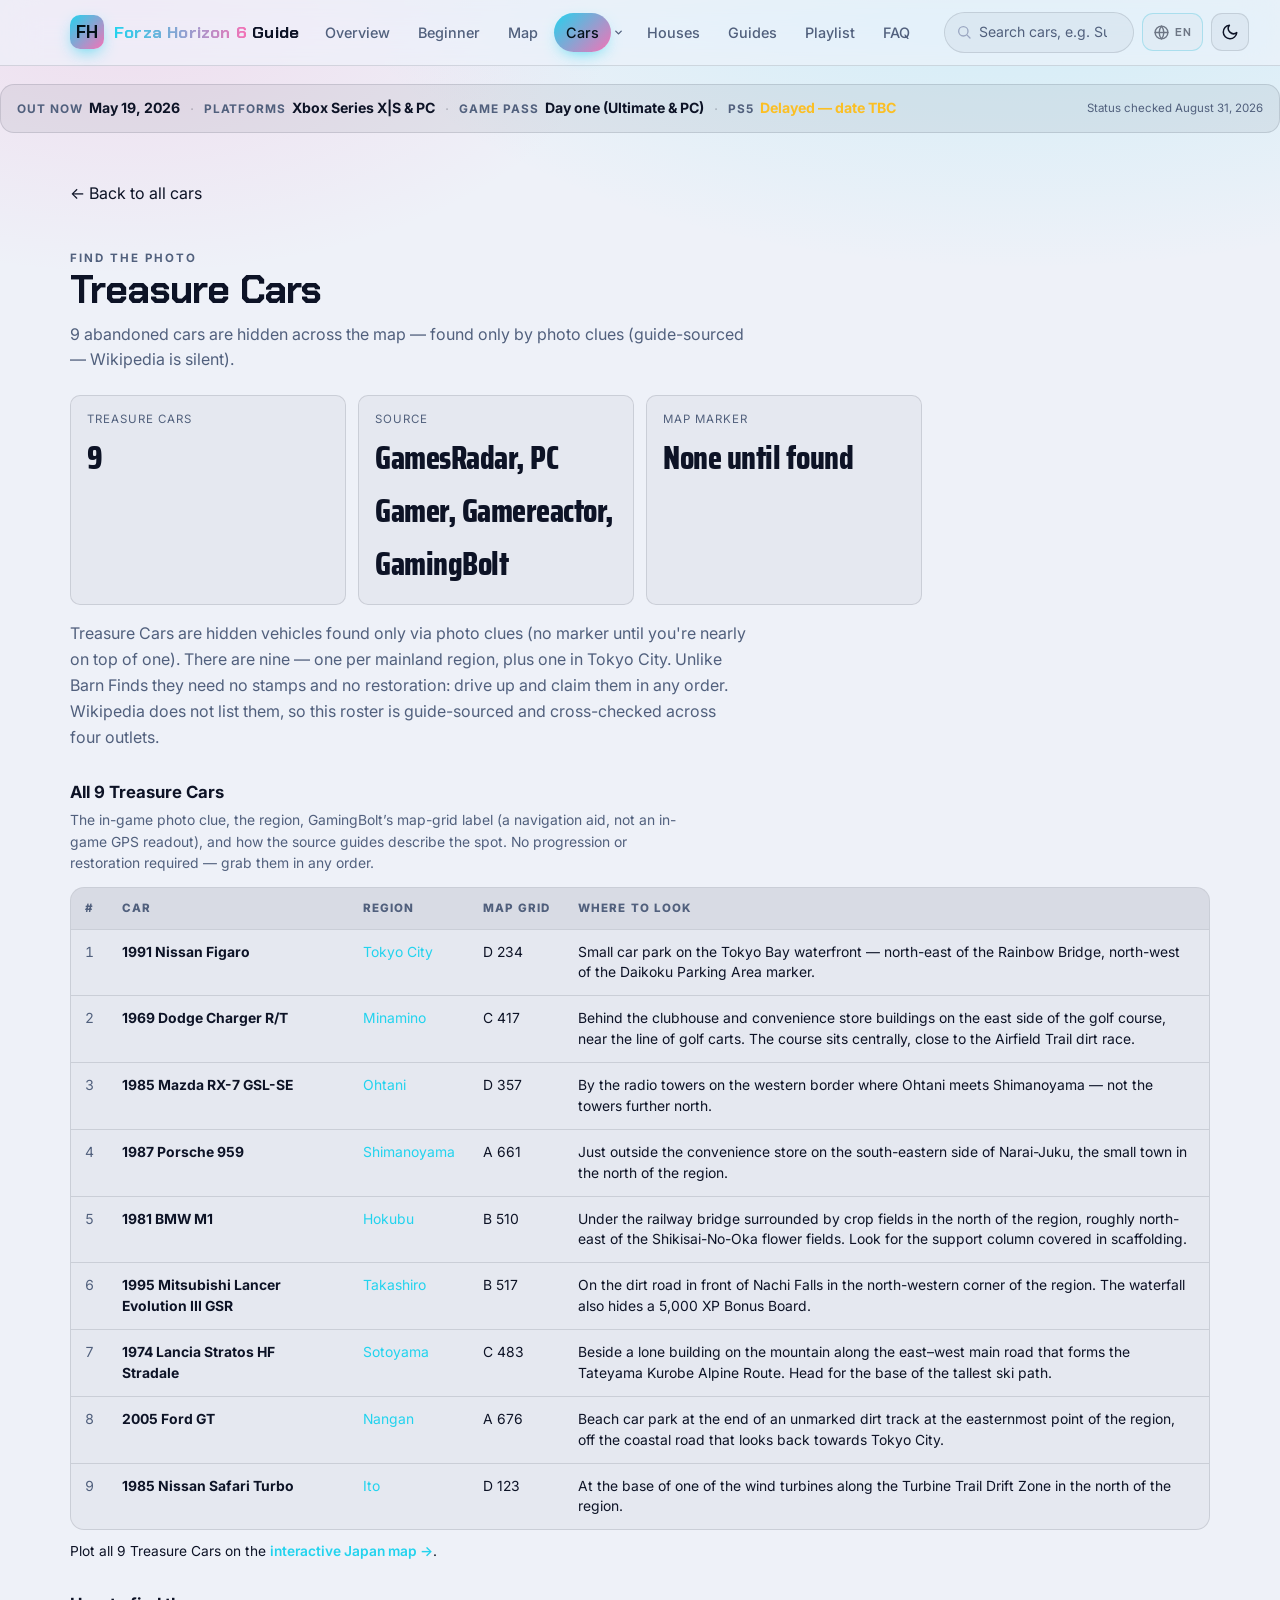
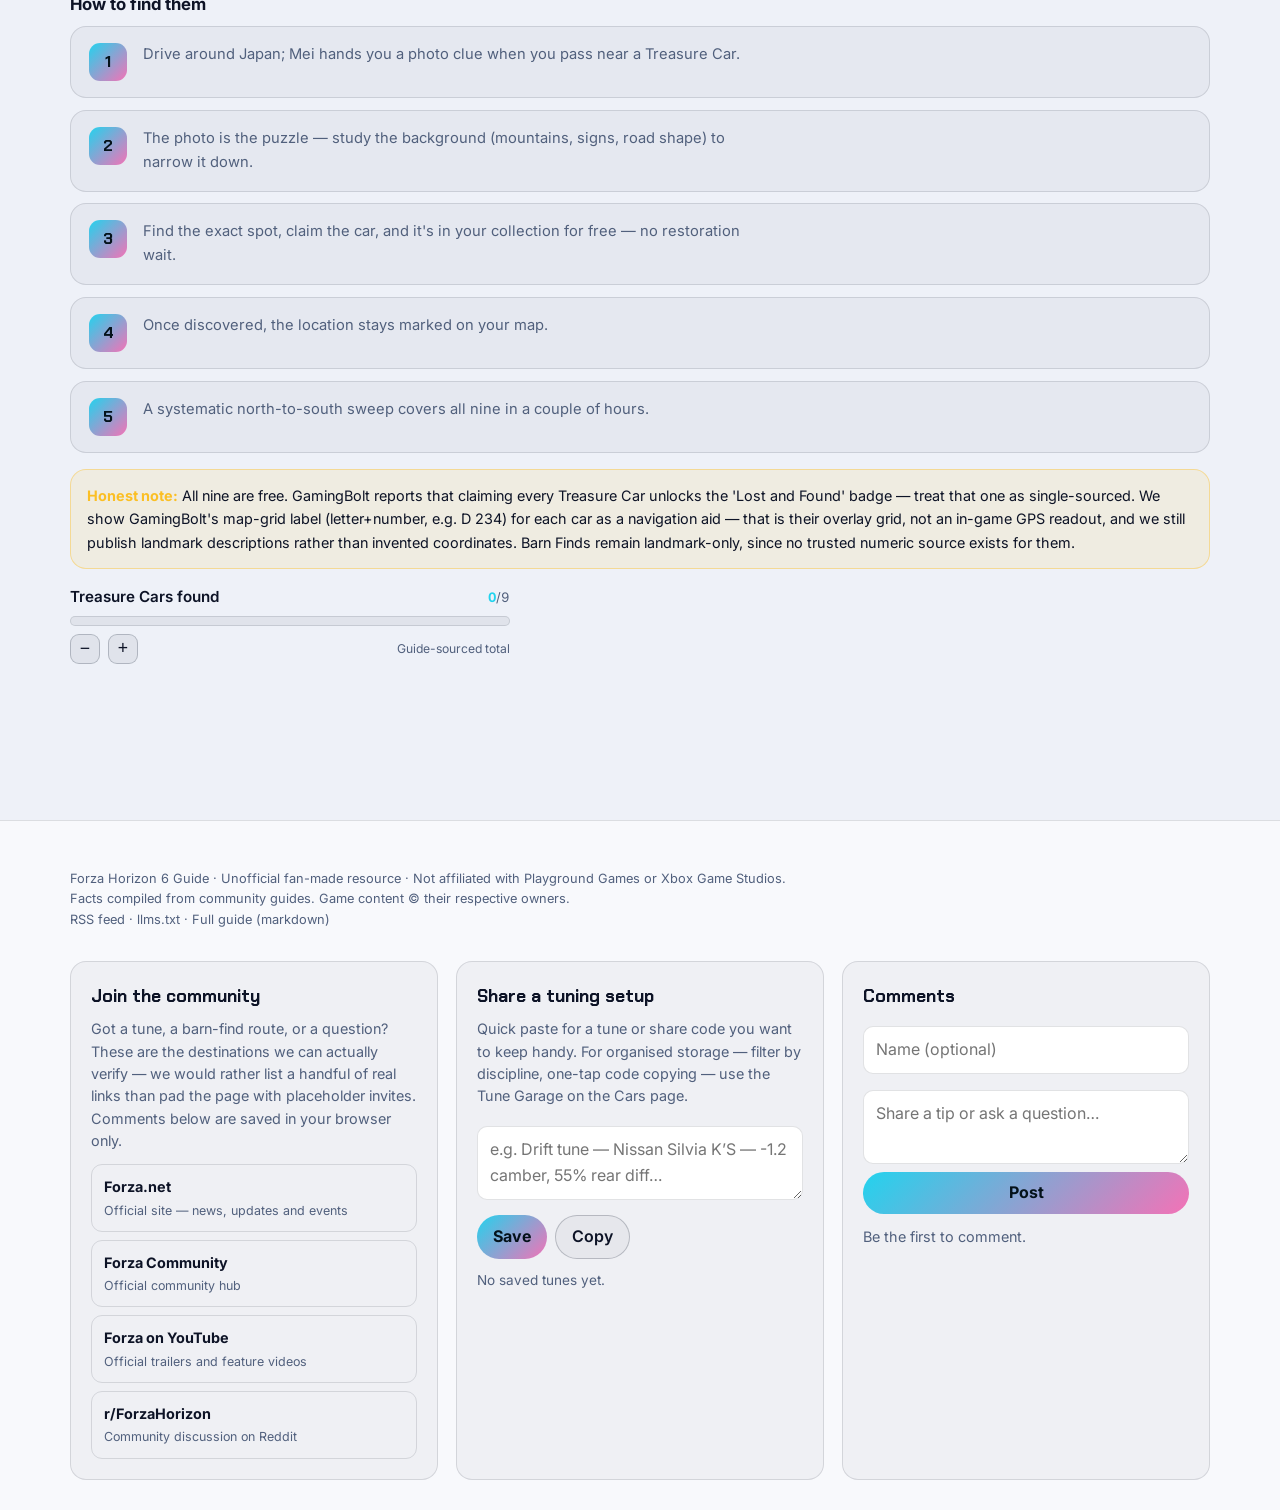
<file: treasure-cars/index.html>
<!DOCTYPE html>
<html lang="en" data-theme="dark">
<head>
  <meta charset="UTF-8" />
  <meta name="viewport" content="width=device-width, initial-scale=1.0" />
  <title>All 9 Treasure Cars — Regions &amp; Photo Clues — Forza Horizon 6 Guide</title>
  <meta name="description" content="All 9 Forza Horizon 6 Treasure Cars with region and where to look. No stamp requirement, no restoration wait — find them from a photo clue and drive away." />
  <meta name="author" content="Forza Horizon 6 Guide" />
  <meta name="theme-color" content="#080b16" />
  <meta name="color-scheme" content="dark light" />
  <meta name="robots" content="index, follow, max-image-preview:large, max-snippet:-1, max-video-preview:-1" />
  <meta name="rating" content="general" />
  <link rel="canonical" href="https://www.forza-horizon-6.com/treasure-cars/" />

  <!-- Open Graph -->
  <meta property="og:type" content="website" />
  <meta property="og:site_name" content="Forza Horizon 6 Guide" />
  <meta property="og:title" content="All 9 Treasure Cars — Regions &amp; Photo Clues — Forza Horizon 6 Guide" />
  <meta property="og:description" content="All 9 Forza Horizon 6 Treasure Cars with region and where to look. No stamp requirement, no restoration wait — find them from a photo clue and drive away." />
  <meta property="og:locale" content="en_US" />
  <meta property="og:url" content="https://www.forza-horizon-6.com/treasure-cars/" />
  <meta property="og:image" content="https://www.forza-horizon-6.com/assets/img/og.png" />
  <meta property="og:image:width" content="1200" />
  <meta property="og:image:height" content="630" />
  <meta property="og:image:alt" content="Forza Horizon 6 Guide — Horizon Japan: cars, barn finds, treasure cars, map and beginner's path." />
  <meta property="article:section" content="Gaming" />
  <meta property="article:tag" content="Forza Horizon 6" />

  <!-- Twitter -->
  <meta name="twitter:card" content="summary_large_image" />
  <meta name="twitter:title" content="All 9 Treasure Cars — Regions &amp; Photo Clues — Forza Horizon 6 Guide" />
  <meta name="twitter:description" content="All 9 Forza Horizon 6 Treasure Cars with region and where to look. No stamp requirement, no restoration wait — find them from a photo clue and drive away." />
  <meta name="twitter:image" content="https://www.forza-horizon-6.com/assets/img/og.png" />

  <!-- GEO: expose clean markdown for generative engines -->
  <link rel="alternate" type="text/markdown" href="/llms.txt" title="Forza Horizon 6 Guide (LLM index)" />

  <!-- RSS feed for readers & AI agents -->
  <link rel="alternate" type="application/rss+xml" title="Forza Horizon 6 Guide RSS" href="/rss.xml" />

  <!-- Google AdSense (auto ads) -->
  <script async src="https://pagead2.googlesyndication.com/pagead/js/adsbygoogle.js?client=ca-pub-1113040288823837"
     crossorigin="anonymous"></script>

  <!-- Structured data (generated by gen_seo.js from data.js) -->
  <script type="application/ld+json">
{
  "@context": "https://schema.org",
  "@graph": [
    {
      "@type": "WebSite",
      "@id": "https://www.forza-horizon-6.com/#website",
      "name": "Forza Horizon 6 Guide",
      "url": "https://www.forza-horizon-6.com/",
      "inLanguage": "en",
      "description": "Forza Horizon 6 lands in a fictionalised Japan with the biggest map the series has ever built — 636 cars in the live roster today (550+ at launch). This guide covers the car list, Car Pass and DLC packs, barn finds, treasure cars, the Estate, the interactive Japan map, and a beginner path to Horizon Legend — with sources noted for everything.",
      "publisher": {
        "@type": "Organization",
        "name": "Forza Horizon 6 Guide (fan project)"
      }
    },
    {
      "@type": "CollectionPage",
      "@id": "https://www.forza-horizon-6.com/#guide",
      "name": "Forza Horizon 6 Guide",
      "url": "https://www.forza-horizon-6.com/",
      "inLanguage": "en",
      "isPartOf": {
        "@id": "https://www.forza-horizon-6.com/#website"
      },
      "about": {
        "@type": "VideoGame",
        "name": "Forza Horizon 6",
        "genre": [
          "Racing",
          "Open-world"
        ],
        "gamePlatform": [
          "Xbox Series X|S",
          "PC",
          "PlayStation 5"
        ],
        "author": {
          "@type": "Organization",
          "name": "Playground Games (with Turn 10 Studios)"
        },
        "publisher": {
          "@type": "Organization",
          "name": "Xbox Game Studios"
        },
        "datePublished": "2026-05-19",
        "description": "Forza Horizon 6 is a racing video game developed by Playground Games with Turn 10 Studios and published by Xbox Game Studios, set in a fictionalised Japan with the largest open-world map in the series.",
        "aggregateRating": {
          "@type": "AggregateRating",
          "ratingValue": "90",
          "bestRating": "100",
          "worstRating": "0",
          "ratingCount": "142",
          "reviewCount": "142"
        },
        "review": [
          {
            "@type": "Review",
            "author": {
              "@type": "Organization",
              "name": "IGN"
            },
            "reviewRating": {
              "@type": "Rating",
              "ratingValue": "10/10",
              "bestRating": "10",
              "worstRating": "0"
            }
          },
          {
            "@type": "Review",
            "author": {
              "@type": "Organization",
              "name": "Eurogamer"
            },
            "reviewRating": {
              "@type": "Rating",
              "ratingValue": "5/5",
              "bestRating": "5",
              "worstRating": "0"
            }
          },
          {
            "@type": "Review",
            "author": {
              "@type": "Organization",
              "name": "Giant Bomb"
            },
            "reviewRating": {
              "@type": "Rating",
              "ratingValue": "5/5",
              "bestRating": "5",
              "worstRating": "0"
            }
          },
          {
            "@type": "Review",
            "author": {
              "@type": "Organization",
              "name": "Video Games Chronicle"
            },
            "reviewRating": {
              "@type": "Rating",
              "ratingValue": "5/5",
              "bestRating": "5",
              "worstRating": "0"
            }
          },
          {
            "@type": "Review",
            "author": {
              "@type": "Organization",
              "name": "Game Informer"
            },
            "reviewRating": {
              "@type": "Rating",
              "ratingValue": "9.25/10",
              "bestRating": "10",
              "worstRating": "0"
            }
          },
          {
            "@type": "Review",
            "author": {
              "@type": "Organization",
              "name": "Destructoid"
            },
            "reviewRating": {
              "@type": "Rating",
              "ratingValue": "9/10",
              "bestRating": "10",
              "worstRating": "0"
            }
          },
          {
            "@type": "Review",
            "author": {
              "@type": "Organization",
              "name": "PCGamesN"
            },
            "reviewRating": {
              "@type": "Rating",
              "ratingValue": "9/10",
              "bestRating": "10",
              "worstRating": "0"
            }
          },
          {
            "@type": "Review",
            "author": {
              "@type": "Organization",
              "name": "Shacknews"
            },
            "reviewRating": {
              "@type": "Rating",
              "ratingValue": "9/10",
              "bestRating": "10",
              "worstRating": "0"
            }
          },
          {
            "@type": "Review",
            "author": {
              "@type": "Organization",
              "name": "Pure Xbox"
            },
            "reviewRating": {
              "@type": "Rating",
              "ratingValue": "9/10",
              "bestRating": "10",
              "worstRating": "0"
            }
          },
          {
            "@type": "Review",
            "author": {
              "@type": "Organization",
              "name": "Hardcore Gamer"
            },
            "reviewRating": {
              "@type": "Rating",
              "ratingValue": "4.5/5",
              "bestRating": "5",
              "worstRating": "0"
            }
          },
          {
            "@type": "Review",
            "author": {
              "@type": "Organization",
              "name": "TechRadar"
            },
            "reviewRating": {
              "@type": "Rating",
              "ratingValue": "4.5/5",
              "bestRating": "5",
              "worstRating": "0"
            }
          },
          {
            "@type": "Review",
            "author": {
              "@type": "Organization",
              "name": "GamesRadar+"
            },
            "reviewRating": {
              "@type": "Rating",
              "ratingValue": "4/5",
              "bestRating": "5",
              "worstRating": "0"
            }
          },
          {
            "@type": "Review",
            "author": {
              "@type": "Organization",
              "name": "GameSpot"
            },
            "reviewRating": {
              "@type": "Rating",
              "ratingValue": "8/10",
              "bestRating": "10",
              "worstRating": "0"
            }
          },
          {
            "@type": "Review",
            "author": {
              "@type": "Organization",
              "name": "PC Gamer (US)"
            },
            "reviewRating": {
              "@type": "Rating",
              "ratingValue": "84/100",
              "bestRating": "10",
              "worstRating": "0"
            }
          }
        ]
      }
    },
    {
      "@type": "ItemList",
      "@id": "https://www.forza-horizon-6.com/#cars",
      "name": "Forza Horizon 6 car list (confirmed & community-sourced)",
      "description": "Cars available in Forza Horizon 6 — cover car, cross-title loyalty rewards, starters, prologue cars, event rewards, and a roster sample. 636 in the live roster (550+ at launch, as of Aug 13, 2026) cars at launch.",
      "numberOfItems": 98,
      "itemListElement": [
        {
          "@type": "ListItem",
          "position": 1,
          "item": {
            "@type": "Car",
            "name": "2025 Toyota GR GT Prototype",
            "vehicleModelDate": "2025",
            "category": "Car",
            "description": "Cover car. Headline machine on the FH6 key art, with Mount Fuji and Tokyo behind it [WIKI]."
          }
        },
        {
          "@type": "ListItem",
          "position": 2,
          "item": {
            "@type": "Car",
            "name": "2025 Toyota Land Cruiser 250",
            "vehicleModelDate": "2025",
            "category": "Car",
            "description": "Cover car. The second cover car in the reveal key art, alongside the GR GT Prototype [Forza FAQ / WIKI]. The 250-series Land Cruiser."
          }
        },
        {
          "@type": "ListItem",
          "position": 3,
          "item": {
            "@type": "Car",
            "name": "2021 Mercedes-AMG One",
            "vehicleModelDate": "2021",
            "category": "Car",
            "description": "Loyalty (FH5). Returning reward for playing Forza Horizon 5 [WIKI]."
          }
        },
        {
          "@type": "ListItem",
          "position": 4,
          "item": {
            "@type": "Car",
            "name": "2016 Aston Martin Vulcan",
            "vehicleModelDate": "2016",
            "category": "Car",
            "description": "Loyalty (FH4). Returning reward for playing Forza Horizon 4 [WIKI]."
          }
        },
        {
          "@type": "ListItem",
          "position": 5,
          "item": {
            "@type": "Car",
            "name": "2016 Lamborghini Centenario LP 770-4",
            "vehicleModelDate": "2016",
            "category": "Car",
            "description": "Loyalty (FH3). Returning reward for playing Forza Horizon 3 [WIKI]."
          }
        },
        {
          "@type": "ListItem",
          "position": 6,
          "item": {
            "@type": "Car",
            "name": "2014 Lamborghini Huracán LP 610-4",
            "vehicleModelDate": "2014",
            "category": "Car",
            "description": "Loyalty (FH2). Returning reward for playing Forza Horizon 2 [WIKI]."
          }
        },
        {
          "@type": "ListItem",
          "position": 7,
          "item": {
            "@type": "Car",
            "name": "2013 Dodge SRT Viper GTS",
            "vehicleModelDate": "2013",
            "category": "Car",
            "description": "Loyalty (FH1). Returning reward for playing Forza Horizon 1 [WIKI]."
          }
        },
        {
          "@type": "ListItem",
          "position": 8,
          "item": {
            "@type": "Car",
            "name": "2024 Chevrolet Corvette E-Ray",
            "vehicleModelDate": "2024",
            "category": "Car",
            "description": "Loyalty (Motorsport). Returning reward for Forza Motorsport (2023) [WIKI]."
          }
        },
        {
          "@type": "ListItem",
          "position": 9,
          "item": {
            "@type": "Car",
            "name": "1989 Nissan Silvia K'S",
            "vehicleModelDate": "1989",
            "category": "Car",
            "description": "Drift-friendly. Great for learning Touge and drift zones."
          }
        },
        {
          "@type": "ListItem",
          "position": 10,
          "item": {
            "@type": "Car",
            "name": "1994 Toyota Celica GT-Four ST205",
            "vehicleModelDate": "1994",
            "category": "Car",
            "description": "All-rounder. Balanced for mixed road and light off-road."
          }
        },
        {
          "@type": "ListItem",
          "position": 11,
          "item": {
            "@type": "Car",
            "name": "1970 GMC Jimmy",
            "vehicleModelDate": "1970",
            "category": "Car",
            "description": "Off-road. Heavy on tarmac, strong in the northern mountains."
          }
        },
        {
          "@type": "ListItem",
          "position": 12,
          "item": {
            "@type": "Car",
            "name": "2024 Nissan GT-R Nismo",
            "vehicleModelDate": "2024",
            "category": "Car",
            "description": "Prologue. Driven through the Hokubu fields at the very start."
          }
        },
        {
          "@type": "ListItem",
          "position": 13,
          "item": {
            "@type": "Car",
            "name": "2021 RJ Anderson #37 Polaris RZR Pro 4 Truck",
            "vehicleModelDate": "2021",
            "category": "Car",
            "description": "Prologue. Snow-circuit opener."
          }
        },
        {
          "@type": "ListItem",
          "position": 14,
          "item": {
            "@type": "Car",
            "name": "1995 Porsche 911 GT2",
            "vehicleModelDate": "1995",
            "category": "Car",
            "description": "Prologue. "
          }
        },
        {
          "@type": "ListItem",
          "position": 15,
          "item": {
            "@type": "Car",
            "name": "Mazda RX-7 Type R",
            "category": "Car",
            "description": "Prologue. "
          }
        },
        {
          "@type": "ListItem",
          "position": 16,
          "item": {
            "@type": "Car",
            "name": "2023 BMW M2",
            "vehicleModelDate": "2023",
            "category": "Car",
            "description": "Prologue. "
          }
        },
        {
          "@type": "ListItem",
          "position": 17,
          "item": {
            "@type": "Car",
            "name": "2020 Toyota GR Supra",
            "vehicleModelDate": "2020",
            "category": "Car",
            "description": "Prologue. "
          }
        },
        {
          "@type": "ListItem",
          "position": 18,
          "item": {
            "@type": "Car",
            "name": "2022 Toyota GR86",
            "vehicleModelDate": "2022",
            "category": "Car",
            "description": ""
          }
        },
        {
          "@type": "ListItem",
          "position": 19,
          "item": {
            "@type": "Car",
            "name": "2001 Mitsubishi Lancer Evolution VI GSR TM Edition",
            "vehicleModelDate": "2001",
            "category": "Car",
            "description": ""
          }
        },
        {
          "@type": "ListItem",
          "position": 20,
          "item": {
            "@type": "Car",
            "name": "2024 Ram 1500 TRX",
            "vehicleModelDate": "2024",
            "category": "Car",
            "description": ""
          }
        },
        {
          "@type": "ListItem",
          "position": 21,
          "item": {
            "@type": "Car",
            "name": "Aston Martin Vulcan",
            "category": "Car",
            "description": "Loyalty reward. Forza Loyalty reward if you played earlier titles."
          }
        },
        {
          "@type": "ListItem",
          "position": 22,
          "item": {
            "@type": "Car",
            "name": "Ford RS200",
            "category": "Car",
            "description": "Wristband event. Pier Pressure — Tokyo docks."
          }
        },
        {
          "@type": "ListItem",
          "position": 23,
          "item": {
            "@type": "Car",
            "name": "Lotus Exige WTAC",
            "category": "Car",
            "description": "Road Racing. "
          }
        },
        {
          "@type": "ListItem",
          "position": 24,
          "item": {
            "@type": "Car",
            "name": "Subaru Impreza",
            "category": "Car",
            "description": "Sekibe Scramble. "
          }
        },
        {
          "@type": "ListItem",
          "position": 25,
          "item": {
            "@type": "Car",
            "name": "Mitsubishi Lancer Evo",
            "category": "Car",
            "description": "Sekibe Scramble. "
          }
        },
        {
          "@type": "ListItem",
          "position": 26,
          "item": {
            "@type": "Car",
            "name": "Lamborghini Huracán Sterrato",
            "category": "Car",
            "description": "Dirt Racing max. "
          }
        },
        {
          "@type": "ListItem",
          "position": 27,
          "item": {
            "@type": "Car",
            "name": "Mini JCW Buggy",
            "category": "Car",
            "description": "Cross Country. "
          }
        },
        {
          "@type": "ListItem",
          "position": 28,
          "item": {
            "@type": "Car",
            "name": "GMA T.50",
            "category": "Car",
            "description": "Speed Traps. "
          }
        },
        {
          "@type": "ListItem",
          "position": 29,
          "item": {
            "@type": "Car",
            "name": "Porsche 911 GT3 RS '12",
            "category": "Car",
            "description": "Speed Zones. "
          }
        },
        {
          "@type": "ListItem",
          "position": 30,
          "item": {
            "@type": "Car",
            "name": "M12S Warthog CST",
            "category": "Car",
            "description": "Danger Signs. "
          }
        },
        {
          "@type": "ListItem",
          "position": 31,
          "item": {
            "@type": "Car",
            "name": "Mazda RX-8 #99",
            "category": "Car",
            "description": "Drift Zones. "
          }
        },
        {
          "@type": "ListItem",
          "position": 32,
          "item": {
            "@type": "Car",
            "name": "Mercedes-Benz G 65",
            "category": "Car",
            "description": "Trailblazers. "
          }
        },
        {
          "@type": "ListItem",
          "position": 33,
          "item": {
            "@type": "Car",
            "name": "Lexus LFA FE",
            "category": "Car",
            "description": "Street / Touge ultimate. "
          }
        },
        {
          "@type": "ListItem",
          "position": 34,
          "item": {
            "@type": "Car",
            "name": "Honda NSX-R '05",
            "category": "Car",
            "description": "Regional Mascots. "
          }
        },
        {
          "@type": "ListItem",
          "position": 35,
          "item": {
            "@type": "Car",
            "name": "Audi R8 '13",
            "category": "Car",
            "description": "Day Trips. "
          }
        },
        {
          "@type": "ListItem",
          "position": 36,
          "item": {
            "@type": "Car",
            "name": "Nissan 240 #777",
            "category": "Car",
            "description": "Drift Club Japan. "
          }
        },
        {
          "@type": "ListItem",
          "position": 37,
          "item": {
            "@type": "Car",
            "name": "Honda Civic '84",
            "category": "Car",
            "description": "Moto Auto Zine. "
          }
        },
        {
          "@type": "ListItem",
          "position": 38,
          "item": {
            "@type": "Car",
            "name": "Toyota GR86 \"86 Stories\"",
            "category": "Car",
            "description": "Yuji's Auto. "
          }
        },
        {
          "@type": "ListItem",
          "position": 39,
          "item": {
            "@type": "Car",
            "name": "Porsche 918",
            "category": "Car",
            "description": "Horizon Play. "
          }
        },
        {
          "@type": "ListItem",
          "position": 40,
          "item": {
            "@type": "Car",
            "name": "Porsche Cayman GT4 RS",
            "category": "Car",
            "description": "Road Rivals. "
          }
        },
        {
          "@type": "ListItem",
          "position": 41,
          "item": {
            "@type": "Car",
            "name": "Opel Manta 400",
            "category": "Car",
            "description": "Dirt Rivals. "
          }
        },
        {
          "@type": "ListItem",
          "position": 42,
          "item": {
            "@type": "Car",
            "name": "#37 Pro 2 Truck",
            "category": "Car",
            "description": "Cross Country Rivals. "
          }
        },
        {
          "@type": "ListItem",
          "position": 43,
          "item": {
            "@type": "Car",
            "name": "Subaru Vivio FE",
            "category": "Car",
            "description": "Horizon Life. "
          }
        },
        {
          "@type": "ListItem",
          "position": 44,
          "item": {
            "@type": "Car",
            "name": "Nissan Nismo GT-R '24",
            "category": "Car",
            "description": "Touge & Street Rivals. "
          }
        },
        {
          "@type": "ListItem",
          "position": 45,
          "item": {
            "@type": "Car",
            "name": "Koenigsegg Agera RS",
            "category": "Car",
            "description": "Explore Japan landmark. "
          }
        },
        {
          "@type": "ListItem",
          "position": 46,
          "item": {
            "@type": "Car",
            "name": "1969 Toyota 2000GT",
            "vehicleModelDate": "1969",
            "category": "Car",
            "description": ""
          }
        },
        {
          "@type": "ListItem",
          "position": 47,
          "item": {
            "@type": "Car",
            "name": "1964 Ferrari 250 GTO",
            "vehicleModelDate": "1964",
            "category": "Car",
            "description": ""
          }
        },
        {
          "@type": "ListItem",
          "position": 48,
          "item": {
            "@type": "Car",
            "name": "1954 Mercedes-Benz 300SL",
            "vehicleModelDate": "1954",
            "category": "Car",
            "description": ""
          }
        },
        {
          "@type": "ListItem",
          "position": 49,
          "item": {
            "@type": "Car",
            "name": "1994 Ferrari 355 Berlinetta",
            "vehicleModelDate": "1994",
            "category": "Car",
            "description": ""
          }
        },
        {
          "@type": "ListItem",
          "position": 50,
          "item": {
            "@type": "Car",
            "name": "1991 Ferrari 512 TR",
            "vehicleModelDate": "1991",
            "category": "Car",
            "description": ""
          }
        },
        {
          "@type": "ListItem",
          "position": 51,
          "item": {
            "@type": "Car",
            "name": "1973 Porsche 911 Carrera RS",
            "vehicleModelDate": "1973",
            "category": "Car",
            "description": ""
          }
        },
        {
          "@type": "ListItem",
          "position": 52,
          "item": {
            "@type": "Car",
            "name": "1995 Porsche 911 GT2",
            "vehicleModelDate": "1995",
            "category": "Car",
            "description": ""
          }
        },
        {
          "@type": "ListItem",
          "position": 53,
          "item": {
            "@type": "Car",
            "name": "2004 Porsche 996 GT3",
            "vehicleModelDate": "2004",
            "category": "Car",
            "description": ""
          }
        },
        {
          "@type": "ListItem",
          "position": 54,
          "item": {
            "@type": "Car",
            "name": "1982 Porsche 911 Turbo",
            "vehicleModelDate": "1982",
            "category": "Car",
            "description": ""
          }
        },
        {
          "@type": "ListItem",
          "position": 55,
          "item": {
            "@type": "Car",
            "name": "1989 Porsche 944 Turbo",
            "vehicleModelDate": "1989",
            "category": "Car",
            "description": ""
          }
        },
        {
          "@type": "ListItem",
          "position": 56,
          "item": {
            "@type": "Car",
            "name": "2024 Nissan Nissan GT-R Nismo",
            "vehicleModelDate": "2024",
            "category": "Car",
            "description": "Track Toys. "
          }
        },
        {
          "@type": "ListItem",
          "position": 57,
          "item": {
            "@type": "Car",
            "name": "2017 Nissan Nissan GT-R (R35)",
            "vehicleModelDate": "2017",
            "category": "Car",
            "description": "Modern Supercars. "
          }
        },
        {
          "@type": "ListItem",
          "position": 58,
          "item": {
            "@type": "Car",
            "name": "1990 Nissan Nissan #12 Skyline GT-R (BNR32 Gr.A) JTC",
            "vehicleModelDate": "1990",
            "category": "Car",
            "description": "Retro Racers. "
          }
        },
        {
          "@type": "ListItem",
          "position": 59,
          "item": {
            "@type": "Car",
            "name": "1998 Nissan Nissan #23 Pennzoil NISMO Skyline GT-R",
            "vehicleModelDate": "1998",
            "category": "Car",
            "description": "Retro Racers. "
          }
        },
        {
          "@type": "ListItem",
          "position": 60,
          "item": {
            "@type": "Car",
            "name": "2020 Toyota Toyota GR Supra",
            "vehicleModelDate": "2020",
            "category": "Car",
            "description": "Modern Sports Cars. "
          }
        },
        {
          "@type": "ListItem",
          "position": 61,
          "item": {
            "@type": "Car",
            "name": "2005 Honda Honda NSX-R GT",
            "vehicleModelDate": "2005",
            "category": "Car",
            "description": "Retro Sports Cars. "
          }
        },
        {
          "@type": "ListItem",
          "position": 62,
          "item": {
            "@type": "Car",
            "name": "2023 Honda Honda Civic Type R",
            "vehicleModelDate": "2023",
            "category": "Car",
            "description": "Super Hot Hatch. "
          }
        },
        {
          "@type": "ListItem",
          "position": 63,
          "item": {
            "@type": "Car",
            "name": "2003 Honda Honda S2000",
            "vehicleModelDate": "2003",
            "category": "Car",
            "description": "Modern Sports Cars. "
          }
        },
        {
          "@type": "ListItem",
          "position": 64,
          "item": {
            "@type": "Car",
            "name": "1991 Mazda Mazda #55 Mazda 787B",
            "vehicleModelDate": "1991",
            "category": "Car",
            "description": "Retro Racers. "
          }
        },
        {
          "@type": "ListItem",
          "position": 65,
          "item": {
            "@type": "Car",
            "name": "1994 Mazda Mazda MX-5 Miata",
            "vehicleModelDate": "1994",
            "category": "Car",
            "description": "Retro Sports Cars. "
          }
        },
        {
          "@type": "ListItem",
          "position": 66,
          "item": {
            "@type": "Car",
            "name": "1992 Mazda Mazda RX-7 Type R",
            "vehicleModelDate": "1992",
            "category": "Car",
            "description": "Retro Sports Cars. "
          }
        },
        {
          "@type": "ListItem",
          "position": 67,
          "item": {
            "@type": "Car",
            "name": "2004 Mitsubishi Mitsubishi Lancer Evolution VIII MR",
            "vehicleModelDate": "2004",
            "category": "Car",
            "description": "Modern Rally. "
          }
        },
        {
          "@type": "ListItem",
          "position": 68,
          "item": {
            "@type": "Car",
            "name": "1998 Subaru Subaru Impreza 22B-STi Version",
            "vehicleModelDate": "1998",
            "category": "Car",
            "description": "Retro Rally. "
          }
        },
        {
          "@type": "ListItem",
          "position": 69,
          "item": {
            "@type": "Car",
            "name": "2018 Subaru Subaru WRX STI ARX Supercar",
            "vehicleModelDate": "2018",
            "category": "Car",
            "description": "Rally Monsters. "
          }
        },
        {
          "@type": "ListItem",
          "position": 70,
          "item": {
            "@type": "Car",
            "name": "2021 Rimac Rimac Nevera",
            "vehicleModelDate": "2021",
            "category": "Car",
            "description": "Hypercars. "
          }
        },
        {
          "@type": "ListItem",
          "position": 71,
          "item": {
            "@type": "Car",
            "name": "2024 Koenigsegg Koenigsegg Gemera",
            "vehicleModelDate": "2024",
            "category": "Car",
            "description": "Hypercars. "
          }
        },
        {
          "@type": "ListItem",
          "position": 72,
          "item": {
            "@type": "Car",
            "name": "2020 Koenigsegg Koenigsegg Jesko",
            "vehicleModelDate": "2020",
            "category": "Car",
            "description": "Hypercars. "
          }
        },
        {
          "@type": "ListItem",
          "position": 73,
          "item": {
            "@type": "Car",
            "name": "2015 Koenigsegg Koenigsegg One:1",
            "vehicleModelDate": "2015",
            "category": "Car",
            "description": "Hypercars. "
          }
        },
        {
          "@type": "ListItem",
          "position": 74,
          "item": {
            "@type": "Car",
            "name": "2017 Koenigsegg Koenigsegg Agera RS",
            "vehicleModelDate": "2017",
            "category": "Car",
            "description": "Hypercars. "
          }
        },
        {
          "@type": "ListItem",
          "position": 75,
          "item": {
            "@type": "Car",
            "name": "2016 Koenigsegg Koenigsegg Regera",
            "vehicleModelDate": "2016",
            "category": "Car",
            "description": "Hypercars. "
          }
        },
        {
          "@type": "ListItem",
          "position": 76,
          "item": {
            "@type": "Car",
            "name": "2014 Porsche Porsche 918 Spyder",
            "vehicleModelDate": "2014",
            "category": "Car",
            "description": "Hypercars. "
          }
        },
        {
          "@type": "ListItem",
          "position": 77,
          "item": {
            "@type": "Car",
            "name": "2013 Ferrari Ferrari LaFerrari",
            "vehicleModelDate": "2013",
            "category": "Car",
            "description": "Hypercars. "
          }
        },
        {
          "@type": "ListItem",
          "position": 78,
          "item": {
            "@type": "Car",
            "name": "2016 Pagani Pagani Huayra BC Coupe",
            "vehicleModelDate": "2016",
            "category": "Car",
            "description": "Hypercars. "
          }
        },
        {
          "@type": "ListItem",
          "position": 79,
          "item": {
            "@type": "Car",
            "name": "2013 McLaren McLaren P1",
            "vehicleModelDate": "2013",
            "category": "Car",
            "description": "Hypercars. "
          }
        },
        {
          "@type": "ListItem",
          "position": 80,
          "item": {
            "@type": "Car",
            "name": "2012 Hennessey Hennessey Venom GT",
            "vehicleModelDate": "2012",
            "category": "Car",
            "description": "Hypercars. "
          }
        },
        {
          "@type": "ListItem",
          "position": 81,
          "item": {
            "@type": "Car",
            "name": "2019 McLaren McLaren Speedtail",
            "vehicleModelDate": "2019",
            "category": "Car",
            "description": "Hypercars. "
          }
        },
        {
          "@type": "ListItem",
          "position": 82,
          "item": {
            "@type": "Car",
            "name": "2021 Pagani Pagani Huayra R",
            "vehicleModelDate": "2021",
            "category": "Car",
            "description": "Extreme Track Toys. "
          }
        },
        {
          "@type": "ListItem",
          "position": 83,
          "item": {
            "@type": "Car",
            "name": "2009 Pagani Pagani Zonda R",
            "vehicleModelDate": "2009",
            "category": "Car",
            "description": "Extreme Track Toys. "
          }
        },
        {
          "@type": "ListItem",
          "position": 84,
          "item": {
            "@type": "Car",
            "name": "2008 Koenigsegg Koenigsegg CCGT",
            "vehicleModelDate": "2008",
            "category": "Car",
            "description": "Extreme Track Toys. "
          }
        },
        {
          "@type": "ListItem",
          "position": 85,
          "item": {
            "@type": "Car",
            "name": "2015 Chevrolet Chevrolet Corvette Z06",
            "vehicleModelDate": "2015",
            "category": "Car",
            "description": "Modern Muscle. "
          }
        },
        {
          "@type": "ListItem",
          "position": 86,
          "item": {
            "@type": "Car",
            "name": "2020 Ford Ford Mustang Shelby GT500",
            "vehicleModelDate": "2020",
            "category": "Car",
            "description": "Modern Muscle. "
          }
        },
        {
          "@type": "ListItem",
          "position": 87,
          "item": {
            "@type": "Car",
            "name": "2021 BMW BMW M4 Competition Coupé Welcome Pack",
            "vehicleModelDate": "2021",
            "category": "Car",
            "description": "Modern Super Saloons. "
          }
        },
        {
          "@type": "ListItem",
          "position": 88,
          "item": {
            "@type": "Car",
            "name": "2022 BMW BMW M5 CS",
            "vehicleModelDate": "2022",
            "category": "Car",
            "description": "Modern Super Saloons. "
          }
        },
        {
          "@type": "ListItem",
          "position": 89,
          "item": {
            "@type": "Car",
            "name": "2017 Chevrolet Chevrolet Camaro ZL1",
            "vehicleModelDate": "2017",
            "category": "Car",
            "description": "Modern Muscle. "
          }
        },
        {
          "@type": "ListItem",
          "position": 90,
          "item": {
            "@type": "Car",
            "name": "2009 Chevrolet Chevrolet Corvette ZR1",
            "vehicleModelDate": "2009",
            "category": "Car",
            "description": "Modern Muscle. "
          }
        },
        {
          "@type": "ListItem",
          "position": 91,
          "item": {
            "@type": "Car",
            "name": "2013 SRT SRT Viper GTS",
            "vehicleModelDate": "2013",
            "category": "Car",
            "description": "Modern Muscle. "
          }
        },
        {
          "@type": "ListItem",
          "position": 92,
          "item": {
            "@type": "Car",
            "name": "2022 Dodge Dodge Challenger SRT Super Stock",
            "vehicleModelDate": "2022",
            "category": "Car",
            "description": "Modern Muscle. "
          }
        },
        {
          "@type": "ListItem",
          "position": 93,
          "item": {
            "@type": "Car",
            "name": "2018 Dodge Dodge Challenger SRT Demon",
            "vehicleModelDate": "2018",
            "category": "Car",
            "description": "Modern Muscle. "
          }
        },
        {
          "@type": "ListItem",
          "position": 94,
          "item": {
            "@type": "Car",
            "name": "2024 Ford Ford Mustang Dark Horse",
            "vehicleModelDate": "2024",
            "category": "Car",
            "description": "Modern Muscle. "
          }
        },
        {
          "@type": "ListItem",
          "position": 95,
          "item": {
            "@type": "Car",
            "name": "2021 Alfa Romeo Alfa Romeo Giulia GTAm",
            "vehicleModelDate": "2021",
            "category": "Car",
            "description": "Modern Super Saloons. "
          }
        },
        {
          "@type": "ListItem",
          "position": 96,
          "item": {
            "@type": "Car",
            "name": "2018 Mercedes-AMG Mercedes-AMG GT 4-Door Coupé",
            "vehicleModelDate": "2018",
            "category": "Car",
            "description": "Modern Super Saloons. "
          }
        },
        {
          "@type": "ListItem",
          "position": 97,
          "item": {
            "@type": "Car",
            "name": "2020 BMW BMW M2 Competition Coupé",
            "vehicleModelDate": "2020",
            "category": "Car",
            "description": "Modern Super Saloons. "
          }
        },
        {
          "@type": "ListItem",
          "position": 98,
          "item": {
            "@type": "Car",
            "name": "2018 Ford Ford Mustang RTR Spec 5",
            "vehicleModelDate": "2018",
            "category": "Car",
            "description": "Modern Muscle. "
          }
        }
      ]
    }
  ]
}
  </script>
  <script type="application/ld+json">
{
  "@context": "https://schema.org",
  "@graph": [
    {
      "@type": "WebPage",
      "@id": "https://www.forza-horizon-6.com/treasure-cars/#webpage",
      "url": "https://www.forza-horizon-6.com/treasure-cars/",
      "name": "All 9 Treasure Cars — Regions & Photo Clues — Forza Horizon 6 Guide",
      "isPartOf": {
        "@id": "https://www.forza-horizon-6.com/#website"
      },
      "inLanguage": "en",
      "about": {
        "@id": "https://www.forza-horizon-6.com/#game"
      },
      "dateModified": "2026-08-31"
    },
    {
      "@type": "BreadcrumbList",
      "itemListElement": [
        {
          "@type": "ListItem",
          "position": 1,
          "name": "Forza Horizon 6 Guide",
          "item": "https://www.forza-horizon-6.com/"
        },
        {
          "@type": "ListItem",
          "position": 2,
          "name": "All 9 Treasure Cars",
          "item": "https://www.forza-horizon-6.com/treasure-cars/"
        }
      ]
    },
    {
      "@type": "ItemList",
      "name": "Forza Horizon 6 Treasure Cars",
      "numberOfItems": 9,
      "itemListElement": [
        {
          "@type": "ListItem",
          "position": 1,
          "item": {
            "@type": "Car",
            "name": "1991 Nissan Figaro"
          }
        },
        {
          "@type": "ListItem",
          "position": 2,
          "item": {
            "@type": "Car",
            "name": "1969 Dodge Charger R/T"
          }
        },
        {
          "@type": "ListItem",
          "position": 3,
          "item": {
            "@type": "Car",
            "name": "1985 Mazda RX-7 GSL-SE"
          }
        },
        {
          "@type": "ListItem",
          "position": 4,
          "item": {
            "@type": "Car",
            "name": "1987 Porsche 959"
          }
        },
        {
          "@type": "ListItem",
          "position": 5,
          "item": {
            "@type": "Car",
            "name": "1981 BMW M1"
          }
        },
        {
          "@type": "ListItem",
          "position": 6,
          "item": {
            "@type": "Car",
            "name": "1995 Mitsubishi Lancer Evolution III GSR"
          }
        },
        {
          "@type": "ListItem",
          "position": 7,
          "item": {
            "@type": "Car",
            "name": "1974 Lancia Stratos HF Stradale"
          }
        },
        {
          "@type": "ListItem",
          "position": 8,
          "item": {
            "@type": "Car",
            "name": "2005 Ford GT"
          }
        },
        {
          "@type": "ListItem",
          "position": 9,
          "item": {
            "@type": "Car",
            "name": "1985 Nissan Safari Turbo"
          }
        }
      ]
    }
  ]
}
  </script>

  <!-- Fonts -->
  <link rel="preconnect" href="https://fonts.googleapis.com" />
  <link rel="preconnect" href="https://fonts.gstatic.com" crossorigin />
  <link href="https://fonts.googleapis.com/css2?family=Chakra+Petch:wght@400;600;700;800&family=Inter:wght@400;500;600;700;800&family=Saira+Condensed:wght@800;900&display=swap" rel="stylesheet" />

  <!-- Styles -->
  <link rel="stylesheet" href="/assets/css/style.css?v=32" />

  <!-- Prevent theme flash -->
  <script>
    (function () {
      try {
        var t = localStorage.getItem('fh6-theme');
        if (!t) t = window.matchMedia('(prefers-color-scheme: light)').matches ? 'light' : 'dark';
        document.documentElement.setAttribute('data-theme', t);
      } catch (e) {}
    })();
  </script>
</head>
<body>
  <header class="site-header">
    <div class="nav-wrap">
      <a class="brand" href="#home" data-nav="home" aria-label="Forza Horizon 6 Guide home">
        <span class="logo">FH</span><span><b>Forza Horizon 6</b> Guide</span>
      </a>
      <nav class="nav" id="nav">
        <a href="#home" data-nav="home">Overview</a>
        <a href="/beginner/" data-nav="beginner">Beginner</a>
        <a href="/map/" data-nav="map">Map</a>
        <div class="nav-item-dd">
          <a href="/cars/" data-nav="cars" class="nav-dd-main">Cars</a>
          <button type="button" id="cars-dd-btn" class="nav-dd-toggle" aria-haspopup="true" aria-expanded="false" aria-label="Cars menu">
            <svg width="11" height="11" viewBox="0 0 24 24" fill="none" stroke="currentColor" stroke-width="3" stroke-linecap="round" stroke-linejoin="round" aria-hidden="true"><path d="M6 9l6 6 6-6"/></svg>
          </button>
          <div id="cars-dd" class="cars-dd" role="menu">
            <a href="/cars/" role="menuitem" data-scroll="cars-best">Best by discipline</a>
            <a href="/cars/" role="menuitem" data-scroll="cars-barn">Barn Finds</a>
            <a href="/cars/" role="menuitem" data-scroll="cars-treasure">Treasure Cars</a>
            <a href="/cars/" role="menuitem" data-scroll="cars-aftermarket">Aftermarket Cars</a>
            <a href="/cars/" role="menuitem" data-scroll="cars-forza">Forza Edition Cars</a>
          </div>
        </div>
        <a href="/houses/" data-nav="houses">Houses</a>
        <a href="/guides/" data-nav="guides">Guides</a>
        <a href="/playlist/" data-nav="playlist">Playlist</a>
        <a href="/faq/" data-nav="faq">FAQ</a>
      </nav>
      <div class="nav-actions">
        <input type="search" id="global-search" class="global-search" placeholder="Search cars, e.g. Supra" aria-label="Search the guide" />
        <div class="translate-wrap" id="translate-wrap">
          <button class="icon-btn translate-btn" id="translate-btn" aria-haspopup="true" aria-expanded="false" title="Translate page" aria-label="Translate page">
            <svg width="17" height="17" viewBox="0 0 24 24" fill="none" stroke="currentColor" stroke-width="2" stroke-linecap="round" stroke-linejoin="round"><circle cx="12" cy="12" r="9"/><path d="M3 12h18"/><path d="M12 3a14 14 0 0 1 0 18 14 14 0 0 1 0-18z"/></svg>
            <span class="translate-code" id="translate-code">EN</span>
          </button>
          <div class="translate-menu" id="translate-menu" role="menu" hidden>
            <div class="tm-head">Translate this page</div>
            <button class="tm-item" role="menuitem" data-lang="en">English</button>
            <button class="tm-item" role="menuitem" data-lang="ja">日本語</button>
            <button class="tm-item" role="menuitem" data-lang="ko">한국어</button>
            <button class="tm-item" role="menuitem" data-lang="de">Deutsch</button>
            <button class="tm-item" role="menuitem" data-lang="fr">Français</button>
            <button class="tm-item" role="menuitem" data-lang="es">Español</button>
            <button class="tm-item" role="menuitem" data-lang="pt">Português</button>
            <button class="tm-item" role="menuitem" data-lang="ru">Русский</button>
            <div class="tm-foot">Powered by Google Translate</div>
          </div>
          <div id="google_translate_element" aria-hidden="true"></div>
        </div>
        <button class="icon-btn" id="theme-toggle" aria-label="Toggle light/dark theme" title="Toggle theme"><svg width="18" height="18" viewBox="0 0 24 24" fill="none" stroke="currentColor" stroke-width="2" stroke-linecap="round" stroke-linejoin="round"><path d="M21 12.8A9 9 0 1 1 11.2 3 7 7 0 0 0 21 12.8z"/></svg></button>
      </div>
    </div>
  </header>

  <!-- Release status bar. Deliberately static HTML (not SPA-rendered) so it is
       visible to crawlers, AI engines and no-JS visitors on first paint. Keep in
       sync with D.meta / D.hero.status in assets/js/data.js. -->
  <div class="release-status" id="release-status" role="note" aria-label="Forza Horizon 6 release status">
    <span class="rs-pill"><span class="rs-k">Out now</span><span class="rs-v">May 19, 2026</span></span>
    <span class="rs-sep" aria-hidden="true">·</span>
    <span class="rs-pill"><span class="rs-k">Platforms</span><span class="rs-v">Xbox Series X|S &amp; PC</span></span>
    <span class="rs-sep" aria-hidden="true">·</span>
    <span class="rs-pill"><span class="rs-k">Game Pass</span><span class="rs-v">Day one (Ultimate &amp; PC)</span></span>
    <span class="rs-sep" aria-hidden="true">·</span>
    <span class="rs-pill rs-flag"><span class="rs-k">PS5</span><span class="rs-v">Delayed — date TBC</span></span>
    <span class="rs-updated">Status checked August 31, 2026</span>
  </div>

  <main id="app" data-ssg-page="treasurecars">
<div class="cars-hub"><p class="subpage-back"><a href="/cars/">← Back to all cars</a></p><section id="cars-treasure" class="car-sec"><div class="section-head"><p class="eyebrow">Find the photo</p><h2>Treasure Cars</h2><p>9 abandoned cars are hidden across the map — found only by photo clues (guide-sourced — Wikipedia is silent).</p></div><div class="facts"><div class="fact" data-reveal="" style="transition-delay: 0ms;"><div class="k">Treasure Cars</div><div class="v">9</div></div><div class="fact" data-reveal="" style="transition-delay: 45ms;"><div class="k">Source</div><div class="v">GamesRadar, PC Gamer, Gamereactor, GamingBolt</div></div><div class="fact" data-reveal="" style="transition-delay: 90ms;"><div class="k">Map marker</div><div class="v">None until found</div></div></div><p class="lead" style="margin-top:16px">Treasure Cars are hidden vehicles found only via photo clues (no marker until you're nearly on top of one). There are nine — one per mainland region, plus one in Tokyo City. Unlike Barn Finds they need no stamps and no restoration: drive up and claim them in any order. Wikipedia does not list them, so this roster is guide-sourced and cross-checked across four outlets.</p><h3 class="roster-h">All 9 Treasure Cars</h3><p class="roster-sub">The in-game photo clue, the region, GamingBolt’s map-grid label (a navigation aid, not an in-game GPS readout), and how the source guides describe the spot. No progression or restoration required — grab them in any order.</p><div class="roster-wrap"><table class="roster"><thead><tr><th scope="col">#</th><th scope="col">Car</th><th scope="col">Region</th><th scope="col">Map grid</th><th scope="col">Where to look</th></tr></thead><tbody><tr><td data-label="#">1</td><td data-label="Car">1991 Nissan Figaro</td><td data-label="Region">Tokyo City</td><td data-label="Map grid">D 234</td><td data-label="Where to look">Small car park on the Tokyo Bay waterfront — north-east of the Rainbow Bridge, north-west of the Daikoku Parking Area marker.</td></tr><tr><td data-label="#">2</td><td data-label="Car">1969 Dodge Charger R/T</td><td data-label="Region">Minamino</td><td data-label="Map grid">C 417</td><td data-label="Where to look">Behind the clubhouse and convenience store buildings on the east side of the golf course, near the line of golf carts. The course sits centrally, close to the Airfield Trail dirt race.</td></tr><tr><td data-label="#">3</td><td data-label="Car">1985 Mazda RX-7 GSL-SE</td><td data-label="Region">Ohtani</td><td data-label="Map grid">D 357</td><td data-label="Where to look">By the radio towers on the western border where Ohtani meets Shimanoyama — not the towers further north.</td></tr><tr><td data-label="#">4</td><td data-label="Car">1987 Porsche 959</td><td data-label="Region">Shimanoyama</td><td data-label="Map grid">A 661</td><td data-label="Where to look">Just outside the convenience store on the south-eastern side of Narai-Juku, the small town in the north of the region.</td></tr><tr><td data-label="#">5</td><td data-label="Car">1981 BMW M1</td><td data-label="Region">Hokubu</td><td data-label="Map grid">B 510</td><td data-label="Where to look">Under the railway bridge surrounded by crop fields in the north of the region, roughly north-east of the Shikisai-No-Oka flower fields. Look for the support column covered in scaffolding.</td></tr><tr><td data-label="#">6</td><td data-label="Car">1995 Mitsubishi Lancer Evolution III GSR</td><td data-label="Region">Takashiro</td><td data-label="Map grid">B 517</td><td data-label="Where to look">On the dirt road in front of Nachi Falls in the north-western corner of the region. The waterfall also hides a 5,000 XP Bonus Board.</td></tr><tr><td data-label="#">7</td><td data-label="Car">1974 Lancia Stratos HF Stradale</td><td data-label="Region">Sotoyama</td><td data-label="Map grid">C 483</td><td data-label="Where to look">Beside a lone building on the mountain along the east–west main road that forms the Tateyama Kurobe Alpine Route. Head for the base of the tallest ski path.</td></tr><tr><td data-label="#">8</td><td data-label="Car">2005 Ford GT</td><td data-label="Region">Nangan</td><td data-label="Map grid">A 676</td><td data-label="Where to look">Beach car park at the end of an unmarked dirt track at the easternmost point of the region, off the coastal road that looks back towards Tokyo City.</td></tr><tr><td data-label="#">9</td><td data-label="Car">1985 Nissan Safari Turbo</td><td data-label="Region">Ito</td><td data-label="Map grid">D 123</td><td data-label="Where to look">At the base of one of the wind turbines along the Turbine Trail Drift Zone in the north of the region.</td></tr></tbody></table></div><p class="see-map">Plot all 9 Treasure Cars on the <a href="/treasure-cars/">interactive Japan map →</a>.</p><h3 class="roster-h">How to find them</h3><ol class="steps" style="list-style:none;padding:0;margin-top:8px;counter-reset:s"><li class="step" data-reveal="" style="transition-delay: 0ms;"><span class="num">1</span><div><p>Drive around Japan; Mei hands you a photo clue when you pass near a Treasure Car.</p></div></li><li class="step" data-reveal="" style="transition-delay: 45ms;"><span class="num">2</span><div><p>The photo is the puzzle — study the background (mountains, signs, road shape) to narrow it down.</p></div></li><li class="step" data-reveal="" style="transition-delay: 90ms;"><span class="num">3</span><div><p>Find the exact spot, claim the car, and it's in your collection for free — no restoration wait.</p></div></li><li class="step" data-reveal="" style="transition-delay: 135ms;"><span class="num">4</span><div><p>Once discovered, the location stays marked on your map.</p></div></li><li class="step" data-reveal="" style="transition-delay: 180ms;"><span class="num">5</span><div><p>A systematic north-to-south sweep covers all nine in a couple of hours.</p></div></li></ol><div class="callout"><b>Honest note:</b> All nine are free. GamingBolt reports that claiming every Treasure Car unlocks the 'Lost and Found' badge — treat that one as single-sourced. We show GamingBolt's map-grid label (letter+number, e.g. D 234) for each car as a navigation aid — that is their overlay grid, not an in-game GPS readout, and we still publish landmark descriptions rather than invented coordinates. Barn Finds remain landmark-only, since no trusted numeric source exists for them.</div><div class="trk-row trk-mini" data-trk="treasure" data-max="9"><div class="trk-head"><span class="trk-label">Treasure Cars found</span><span class="trk-count"><span class="trk-cur">0</span>/9</span></div><div class="trk-bar"><span class="trk-fill" style="width: 0%;"></span></div><div class="trk-ctrl"><button type="button" class="trk-dec" aria-label="Decrease found count">−</button><button type="button" class="trk-inc" aria-label="Increase found count">+</button><span class="trk-note">Guide-sourced total</span></div></div></section></div>
  </main>
  <footer class="site-footer">
    <div class="footer-wrap">
      <div class="footer-meta">
        Forza Horizon 6 Guide · Unofficial fan-made resource · Not affiliated with Playground Games or Xbox Game Studios.<br />
        Facts compiled from community guides. Game content © their respective owners.<br />
        <a href="/rss.xml" rel="alternate" type="application/rss+xml">RSS feed</a> · <a href="/llms.txt">llms.txt</a> · <a href="/llms-full.txt">Full guide (markdown)</a>
      </div>
      <div id="community"></div>
    </div>
  </footer>

  <noscript>
    <div class="noscript-content">
      <h1>Forza Horizon 6 Guide — Horizon Japan</h1>
      <p>A strategy guide for Forza Horizon 6: cars, barn finds, treasure cars, aftermarket &amp; Forza Edition cars, the Estate, the interactive Japan map, and a beginner's path to Horizon Legend. (This text-only version appears when JavaScript is disabled; enable JS for the full interactive guide.)</p>

      <h2>Key facts</h2>
      <ul>
        <li>Setting: a fictionalised Japan with the largest open-world map in the series.</li>
        <li>Released: May 19, 2026 (Premium early access May 15, 2026).</li>
        <li>Cars in the live roster: 636 (550+ at launch).</li>
        <li>Developer: Playground Games (with Turn 10 Studios). Publisher: Xbox Game Studios.</li>
        <li>Platforms: Windows and Xbox Series X|S. The PS5 version is delayed, date TBC.</li>
        <li>Property: The Estate is the headline customisable property; 8 Garages act as fast-travel / car-display points. (Two different sets of "8" — the 8 buyable houses listed by community guides are a separate list.)</li>
        <li>The Eliminator supports up to 72 players.</li>
      </ul>

      <h2>Beginner's path (14 steps to Horizon Legend)</h2>
      <ol>
        <li>Qualify, then run the Horizon Invitational for your first (Yellow) Wristband.</li>
        <li>Pick a starter: Silvia K'S (drift), Celica GT-Four (balance), or GMC Jimmy (off-road).</li>
        <li>Don't blow credits at the Autoshow — events hand out cars fast.</li>
        <li>Earn Discover Japan stamps by exploring and photographing landmarks.</li>
        <li>Farm mascots for credits as you drive.</li>
        <li>Buy Aftermarket Cars from green CT icons on the minimap.</li>
        <li>Use ANNA to drive you, or Cinema Mode for clean screenshots.</li>
        <li>Nail Drag Meets with handbrake + launch control.</li>
        <li>Three-star PR stunts for Super Wheelspins and Skill Points.</li>
        <li>Higher difficulty + assists off pays up to +125% credits.</li>
        <li>Photo everything for Horizon Promo and journal stamps.</li>
        <li>Fast-travel to anywhere you've already visited.</li>
        <li>Unlock and build The Estate in rural Japan.</li>
        <li>Run the Treasure &amp; Barn loop (photo clues and stamp-gated rumours).</li>
      </ol>

      <h2>Confirmed cars (Wikipedia)</h2>
      <ul>
        <li>2025 Toyota GR GT Prototype — cover car.</li>
        <li>2025 Toyota Land Cruiser 250 — cover car.</li>
        <li>2021 Mercedes-AMG One — Forza Horizon 5 loyalty reward.</li>
        <li>2016 Aston Martin Vulcan — Forza Horizon 4 loyalty reward.</li>
        <li>2016 Lamborghini Centenario LP 770-4 — Forza Horizon 3 loyalty reward.</li>
        <li>2014 Lamborghini Huracán LP 610-4 — Forza Horizon 2 loyalty reward.</li>
        <li>2013 Dodge SRT Viper GTS — Forza Horizon 1 loyalty reward.</li>
        <li>2024 Chevrolet Corvette E-Ray — Forza Motorsport (2023) loyalty reward.</li>
      </ul>

      <h2>Map regions</h2>
      <p>Tokyo (≈5× prior city areas: Shibuya Crossing, Ginko Avenue, Tokyo Tower, elevated highways), Legend Island (Gold Wristband unlock), Rural Japan (home of The Estate), and Mount Fuji as a backdrop landmark. Community guides report 10 regions total.</p>

      <h2>Barn Finds — all 15</h2>
      <p>Classic cars hidden in barns, gated behind the seven Discover Japan stamp tiers. Sources: IGN, Windows Central, PC Gamer, Red Bull. Wikipedia is silent on the mechanic.</p>
      <ol>
        <li><b>2005 Honda NSX-R GT</b> — Visitor (1/7) · Ohtani</li>
        <li><b>1969 Toyota 2000GT</b> — Sightseer (2/7) · Ito</li>
        <li><b>1987 Ford Sierra Cosworth RS500</b> — Sightseer (2/7) · Ito</li>
        <li><b>1971 Nissan Skyline 2000GT-R</b> — Traveller (3/7) · Nangan</li>
        <li><b>1989 Nissan Pao</b> — Traveller (3/7) · Minamino</li>
        <li><b>1982 Porsche 911 Turbo 3.3</b> — Pathfinder (4/7) · Ohtani / Tokyo City</li>
        <li><b>1984 Peugeot 205 Turbo 16</b> — Pathfinder (4/7) · Shimanoyama</li>
        <li><b>1962 Lincoln Continental</b> — Pathfinder (4/7) · Hokubu</li>
        <li><b>1998 Nissan #23 Pennzoil NISMO Skyline GT-R</b> — Pathfinder (4/7) · Takashiro</li>
        <li><b>1997 Mitsubishi Montero Evolution</b> — Navigator (5/7) · Shimanoyama</li>
        <li><b>1997 Lamborghini Diablo SV</b> — Navigator (5/7) · Ito</li>
        <li><b>1998 Nissan R390 (GT1)</b> — Adventurer (6/7) · Ohtani</li>
        <li><b>2005 Mitsubishi #1 Sierra Sierra Enterprises Lancer Evolution Time Attack</b> — Adventurer (6/7) · Shimanoyama</li>
        <li><b>1983 Nissan #11 Tomica Skyline Turbo Super Silhouette</b> — Master Explorer (7/7) · Ito</li>
        <li><b>1991 Mazda #55 Mazda 787B</b> — Master Explorer (7/7) · Takashiro</li>
      </ol>

      <h2>Treasure Cars — all 9</h2>
      <p>Abandoned cars found only through photo clues. No stamp requirement, no restoration wait. Sources: GamesRadar, PC Gamer, Gamereactor, GamingBolt. Wikipedia is silent on the mechanic.</p>
      <ol>
        <li><b>1991 Nissan Figaro</b> — Tokyo City</li>
        <li><b>1969 Dodge Charger R/T</b> — Minamino</li>
        <li><b>1985 Mazda RX-7 GSL-SE</b> — Ohtani</li>
        <li><b>1987 Porsche 959</b> — Shimanoyama</li>
        <li><b>1981 BMW M1</b> — Hokubu</li>
        <li><b>1995 Mitsubishi Lancer Evolution III GSR</b> — Takashiro</li>
        <li><b>1974 Lancia Stratos HF Stradale</b> — Sotoyama</li>
        <li><b>2005 Ford GT</b> — Nangan</li>
        <li><b>1985 Nissan Safari Turbo</b> — Ito</li>
      </ol>

      <h2>Critical reception</h2>
      <p>Universal acclaim — Metacritic 90/100 (PC) and 91/100 (Xbox Series X/S); OpenCritic 100% recommend across 142 reviews. IGN scored 10/10.</p>
      <p>On Steam the all-platform user score is about 80% positive. The Simplified Chinese region is the outlier at ~67–69% (Mixed / 褒贬不一), while other regions average ~86% (Very Positive) — the gap reflects localisation and Xbox-network complaints, not the Japan setting.</p>

      <p>The complete guide and full car list are available in <a href="/llms.txt">llms.txt</a>.</p>
    </div>
  </noscript>

  <script src="/assets/js/data.js?v=27"></script>
  <script src="/assets/js/cars_confirmed.js?v=1"></script>
  <script src="/assets/js/gamersky.js?v=6"></script>
  <script src="/assets/js/main.js?v=41"></script>
  <script>
    // Load Google's Website Translator (defines googleTranslateElementInit, which main.js sets).
    (function () {
      var s = document.createElement("script");
      s.type = "text/javascript";
      s.src = "https://translate.google.com/translate_a/element.js?cb=googleTranslateElementInit";
      s.onerror = function () { document.documentElement.classList.add("no-google-translate"); };
      document.body.appendChild(s);
    })();
  </script>
</body>
</html>
</file>
<file: assets/css/style.css>
:root{--bg:#080b16;--bg-2:#0e1322;--bg-grad:radial-gradient(1200px 600px at 80% -10%, rgba(34,211,238,0.10), transparent 60%),radial-gradient(900px 500px at 10% 0%, rgba(244,114,182,0.10), transparent 55%);--surface:rgba(255,255,255,0.045);--surface-2:rgba(255,255,255,0.07);--border:rgba(255,255,255,0.10);--border-strong:rgba(255,255,255,0.18);--text:#e9edf7;--text-dim:#9aa6c2;--accent:#22d3ee;--accent-2:#f472b6;--accent-3:#a78bfa;--ok:#34d399;--warn:#fbbf24;--radius:16px;--radius-sm:10px;--maxw:1180px;--shadow:0 18px 50px -20px rgba(0,0,0,0.7);--ease:cubic-bezier(0.16, 1, 0.3, 1);--font:"Inter",system-ui,-apple-system,"Segoe UI",Roboto,Helvetica,Arial,sans-serif;--display:"Chakra Petch","Inter",system-ui,sans-serif;--display-heavy:"Saira Condensed","Chakra Petch",system-ui,sans-serif;--fs-eyebrow:.72rem;--fs-caption:.78rem;--fs-body:1rem;--fs-sub:1.06rem;--fs-h3:clamp(1.15rem, 1rem + 1.1vw, 1.42rem);--fs-h2:clamp(1.6rem, 1.05rem + 2.6vw, 2.45rem);--fs-display:clamp(2.9rem, 1.4rem + 7.4vw, 6rem);--lh-display:.92;--lh-head:1.12;--lh-body:1.62;--accent-warm:#ff8a3d}[data-theme=light]{--bg:#eef1f8;--bg-2:#ffffff;--bg-grad:radial-gradient(1200px 600px at 80% -10%, rgba(34,211,238,0.18), transparent 60%),radial-gradient(900px 500px at 10% 0%, rgba(244,114,182,0.16), transparent 55%);--surface:rgba(13,19,38,0.035);--surface-2:rgba(13,19,38,0.06);--border:rgba(13,19,38,0.12);--border-strong:rgba(13,19,38,0.22);--text:#0d1326;--text-dim:#51607d;--shadow:0 18px 50px -24px rgba(13,19,38,0.35)}*{box-sizing:border-box}html{scroll-behavior:smooth}body{margin:0;font-family:var(--font);color:var(--text);background:var(--bg);background-image:var(--bg-grad);background-attachment:fixed;line-height:var(--lh-body);-webkit-font-smoothing:antialiased;transition:background-color .4s var(--ease),color .3s var(--ease)}a{color:inherit;text-decoration:none}img{max-width:100%;display:block}.site-header{position:sticky;top:0;z-index:50;backdrop-filter:blur(18px) saturate(160%);-webkit-backdrop-filter:blur(18px) saturate(160%);background:color-mix(in srgb,var(--bg) 72%,transparent);border-bottom:1px solid var(--border)}.nav-wrap{max-width:var(--maxw);margin:0 auto;display:flex;align-items:center;gap:14px;padding:12px 20px}.brand{display:flex;align-items:center;gap:10px;font-family:var(--display);font-weight:700;font-size:1.05rem;letter-spacing:.2px;white-space:nowrap}.brand .logo{width:34px;height:34px;border-radius:10px;display:grid;place-items:center;font-size:1.1rem;background:linear-gradient(135deg,var(--accent),var(--accent-2));color:#04121a;box-shadow:0 6px 18px -6px var(--accent)}.brand b{background:linear-gradient(90deg,var(--accent),var(--accent-2));-webkit-background-clip:text;background-clip:text;color:transparent}.nav{display:flex;align-items:center;gap:4px;margin-left:auto;overflow-x:auto;scrollbar-width:none}.nav::-webkit-scrollbar{display:none}.nav a{padding:8px 12px;border-radius:999px;font-size:.9rem;font-weight:500;color:var(--text-dim);white-space:nowrap;transition:all .25s var(--ease)}.nav a:hover{color:var(--text);background:var(--surface)}.nav a.active{color:#04121a;background:linear-gradient(135deg,var(--accent),var(--accent-2));box-shadow:0 6px 18px -8px var(--accent)}.nav-actions{display:flex;align-items:center;gap:8px;margin-left:8px}.icon-btn{width:38px;height:38px;border-radius:11px;border:1px solid var(--border);background:var(--surface);color:var(--text);cursor:pointer;font-size:1rem;display:grid;place-items:center;transition:all .25s var(--ease)}.icon-btn:hover{border-color:var(--border-strong);transform:translateY(-1px)}.menu-btn{display:none}main{max-width:var(--maxw);margin:0 auto;padding:28px 20px 80px}.section{margin-top:46px;animation:fadeUp .5s var(--ease) both}@keyframes fadeUp{from{opacity:0;transform:translateY(14px)}to{opacity:1;transform:none}}.section-head{margin-bottom:18px}.eyebrow{text-transform:uppercase;letter-spacing:2px;font-size:.72rem;font-weight:700;color:var(--accent);margin:0 0 6px}.section-head h2{font-family:var(--display);font-weight:700;font-size:var(--fs-h2);margin:0 0 10px;line-height:var(--lh-head);letter-spacing:-.6px}.section-head p{color:var(--text-dim);margin:0}.lead{color:var(--text-dim);margin:6px 0 0}.hero{position:relative;overflow:hidden;border:1px solid var(--border);border-radius:24px;padding:clamp(40px,5vw,74px) clamp(22px,4vw,48px);margin-top:26px;background:radial-gradient(700px 360px at 85% 0,rgba(34,211,238,.18),transparent 60%),radial-gradient(620px 360px at 5% 100%,rgba(244,114,182,.16),transparent 60%),linear-gradient(160deg,var(--bg-2),var(--bg));box-shadow:var(--shadow)}.hero::after{content:"";position:absolute;inset:0;background-image:linear-gradient(transparent 0 39px,rgba(255,255,255,.04) 40px),linear-gradient(90deg,transparent 0 39px,rgba(255,255,255,.04) 40px);background-size:40px 40px;opacity:.5;pointer-events:none;mask-image:radial-gradient(circle at 50% 30%,#000,transparent 75%)}.hero>*{position:relative;z-index:1}.hero .eyebrow{color:var(--accent-2)}.hero h1{font-family:var(--display-heavy);font-weight:900;font-size:var(--fs-display);line-height:var(--lh-display);letter-spacing:-1.5px;margin:10px 0 16px;background:linear-gradient(100deg,#fff 0,var(--accent) 32%,#fff 50%,var(--accent-2) 68%,#fff 100%);background-size:220% 100%;-webkit-background-clip:text;background-clip:text;color:transparent;animation:heroShimmer 7s linear infinite,heroIn .8s var(--ease) both .14s}@keyframes heroShimmer{0%{background-position:120% 0}100%{background-position:-120% 0}}.hero p{font-size:1.08rem;color:var(--text-dim);max-width:60ch;margin:0 0 22px;animation:heroIn .7s var(--ease) both .24s}.hero .cover-pill{display:inline-flex;align-items:center;gap:8px;padding:8px 14px;border-radius:999px;border:1px solid var(--border-strong);background:var(--surface);font-size:.85rem;color:var(--text)}.hero .cover-pill b{color:var(--accent)}.hero--art{background-image:linear-gradient(115deg,rgba(8,6,20,.84) 0,rgba(8,6,20,.42) 46%,rgba(8,6,20,0) 80%),url('../img/hero.svg');background-size:cover,cover;background-position:50% 32%,center;background-repeat:no-repeat;min-height:440px;display:flex;flex-direction:column;justify-content:flex-end}.hero--art::after{opacity:.22;background-image:linear-gradient(transparent 0 39px,rgba(255,255,255,.05) 40px),linear-gradient(90deg,transparent 0 39px,rgba(255,255,255,.05) 40px),url("data:image/svg+xml,%3Csvg xmlns='http://www.w3.org/2000/svg' width='140' height='140'%3E%3Cfilter id='n'%3E%3CfeTurbulence type='fractalNoise' baseFrequency='0.85' numOctaves='2' stitchTiles='stitch'/%3E%3C/filter%3E%3Crect width='100%25' height='100%25' filter='url(%23n)' opacity='0.55'/%3E%3C/svg%3E");background-size:40px 40px,40px 40px,140px 140px}.hero--art .cover-pill,.hero--art .eyebrow,.hero--art h1,.hero--art p{position:relative;z-index:2}.hero--art p{color:rgba(255,255,255,.88)}.hero--art::before{content:"";position:absolute;z-index:0;width:62%;height:170%;top:-35%;right:-12%;background:radial-gradient(closest-side,color-mix(in srgb,var(--accent-warm) 40%,transparent),transparent 70%);filter:blur(22px);opacity:.55;pointer-events:none;animation:9s ease-in-out infinite alternate heroGlow}@keyframes heroGlow{from{transform:translateX(0) scale(1)}to{transform:translateX(-14%) scale(1.14)}}.facts{display:grid;grid-template-columns:repeat(4,1fr);gap:12px;margin-top:22px}.fact{border:1px solid var(--border);border-radius:var(--radius-sm);background:var(--surface);padding:14px 16px}.fact .k{font-size:.72rem;text-transform:uppercase;letter-spacing:1px;color:var(--text-dim)}.fact .v{font-family:var(--display);font-size:1.25rem;margin-top:2px}.grid{display:grid;gap:16px}.grid.cols-2{grid-template-columns:repeat(2,1fr)}.grid.cols-3{grid-template-columns:repeat(3,1fr)}.card{border:1px solid var(--border);border-radius:var(--radius);background:var(--surface);padding:18px;transition:transform .3s var(--ease),border-color .3s var(--ease),background .3s var(--ease)}.card:hover{transform:translateY(-4px);border-color:var(--border-strong);background:var(--surface-2)}.card h3{font-family:var(--display);margin:0 0 6px;font-size:1.1rem}.card p{margin:0;color:var(--text-dim);font-size:.92rem}.card .ico{font-family:var(--display);font-size:.82rem;font-weight:700;letter-spacing:.12em;color:var(--accent);margin-bottom:10px;display:block}.car-group>h3{font-family:var(--display)}.car-group>.note{color:var(--text-dim);font-size:.85rem;margin:0 0 14px}.car-grid{display:grid;grid-template-columns:repeat(auto-fill,minmax(240px,1fr));gap:14px}.car-card{display:flex;gap:12px;align-items:center;border:1px solid var(--border);border-radius:var(--radius);background:var(--surface);padding:14px;transition:all .3s var(--ease)}.car-card:hover{transform:translateY(-3px);border-color:var(--border-strong);background:var(--surface-2)}.car-thumb{flex:0 0 auto;width:64px;height:64px;border-radius:13px;object-fit:cover;display:block;padding:0;color:#04121a;background:linear-gradient(135deg,var(--accent),var(--accent-2))}.car-meta{min-width:0}.car-meta .yr{font-size:.72rem;color:var(--text-dim)}.car-meta .nm{font-weight:600;font-size:.96rem;line-height:1.2}.car-meta .mk{font-size:.8rem;color:var(--text-dim)}.tag{display:inline-block;margin-top:5px;font-size:.68rem;font-weight:700;padding:2px 8px;border-radius:999px;letter-spacing:.4px;color:var(--accent);background:color-mix(in srgb,var(--accent) 14%,transparent);border:1px solid color-mix(in srgb,var(--accent) 35%,transparent)}.car-note{color:var(--text-dim)}.src-chip{display:inline-block;margin-top:5px;font-size:.6rem;font-weight:700;letter-spacing:.5px;padding:1px 6px;border-radius:999px;text-transform:uppercase;color:var(--text-dim);background:color-mix(in srgb,var(--text-dim) 14%,transparent);border:1px solid color-mix(in srgb,var(--text-dim) 30%,transparent)}.src-chip.src-gb,.src-chip.src-wc{color:#6ee7b7;border-color:color-mix(in srgb,#34d399 35%,transparent)}.src-chip.src-forza{color:#fcd34d;border-color:color-mix(in srgb,#fbbf24 35%,transparent)}.src-chip.src-official{color:#6ee7b7;border-color:color-mix(in srgb,#34d399 45%,transparent);background:color-mix(in srgb,#34d399 14%,transparent)}.pi-chip{display:inline-block;margin-top:5px;margin-left:4px;font-size:.66rem;font-weight:700;letter-spacing:.3px;padding:1px 6px;border-radius:999px;color:#fcd34d;background:color-mix(in srgb,#fbbf24 14%,transparent);border:1px solid;font-variant-numeric:tabular-nums}.best-cat{margin-top:26px}.best-cat>h3{font-family:var(--display);font-size:1.2rem;margin:0 0 12px;display:flex;align-items:center;gap:10px}.best-cat>h3::before{content:"";background:linear-gradient(var(--accent),var(--accent-2))}.pick{border:1px solid var(--border);border-radius:var(--radius);background:var(--surface);padding:14px 16px}.pick .pc{font-family:var(--display)}.pick .pw{color:var(--text-dim);font-size:.88rem;margin-top:3px}.best-faq{margin-top:38px;border-top:1px solid var(--border);padding-top:26px}.best-faq>h3{font-family:var(--display);font-size:1.15rem;margin:0 0 16px;display:flex;align-items:center;gap:10px}.best-faq>h3::before{content:"";background:linear-gradient(var(--accent),var(--accent-2))}.faq-item{padding:14px 16px;border:1px solid var(--border);border-radius:var(--radius);background:var(--surface);margin-bottom:12px}.faq-item h4{margin:0 0 6px;font-size:1rem;color:var(--text)}.faq-item p{margin:0;color:var(--text-dim);font-size:.9rem;line-height:1.55}.region-grid{display:grid;grid-template-columns:repeat(auto-fill,minmax(280px,1fr));gap:14px}.region-card{border:1px solid var(--border);border-radius:var(--radius);background:var(--surface);padding:18px;cursor:pointer;transition:all .3s var(--ease);text-align:left;width:100%;color:var(--text)}.region-card.open,.region-card:hover{border-color:var(--border-strong);background:var(--surface-2);transform:translateY(-3px)}.region-card h3{font-family:var(--display);margin:0 0 6px;display:flex;align-items:center;gap:8px}.region-card .blurb{color:var(--text-dim);font-size:.9rem;margin:0}.rtag{font-size:.6rem;font-weight:700;letter-spacing:.06em;text-transform:uppercase;padding:2px 8px;border-radius:999px;border:1px solid var(--border-strong);color:var(--text-dim);vertical-align:middle}.rtag.ok{color:var(--accent);border-color:color-mix(in srgb,var(--accent) 50%,transparent)}.region-card .feats{margin:12px 0 0;padding:0;list-style:none;display:none}.region-card.open .feats{display:block;animation:fadeUp .35s var(--ease) both}.region-card .feats li{font-size:.85rem;color:var(--text-dim);padding:5px 0 5px 18px;position:relative}.region-card .feats li::before{content:"▹";position:absolute;left:0;color:var(--accent)}.legend{display:flex;flex-wrap:wrap;gap:10px 22px;margin-top:22px;padding-top:18px;border-top:1px solid var(--border)}.legend div{display:flex;align-items:center;gap:8px;font-size:.85rem;color:var(--text-dim)}.map-wrap{margin:18px 0 6px}.map-wrap img{width:100%;height:auto;display:block;border-radius:var(--radius);border:1px solid var(--border);box-shadow:0 14px 44px -20px rgba(0,0,0,.75)}.steps{display:grid;gap:12px}.step{display:flex;gap:16px;align-items:flex-start;border:1px solid var(--border);border-radius:var(--radius);background:var(--surface);padding:16px 18px;transition:all .3s var(--ease)}.step:hover{border-color:var(--border-strong);background:var(--surface-2)}.step .num{flex:0 0 auto;width:38px;height:38px;border-radius:11px;display:grid;place-items:center;font-family:var(--display);font-weight:800;color:#04121a;background:linear-gradient(135deg,var(--accent),var(--accent-2))}.step h4{margin:4px 0;font-family:var(--display);font-size:1.02rem}.step p{margin:0;color:var(--text-dim);font-size:.92rem}.settings-box{margin-top:18px;border:1px dashed var(--border-strong);border-radius:var(--radius);background:var(--surface);padding:16px 18px}.settings-box h4{margin:0 0 10px;font-family:var(--display)}.settings-box ul{margin:0;padding-left:18px;color:var(--text-dim);font-size:.9rem}.settings-box li{margin:4px 0}.house-grid{display:grid;grid-template-columns:repeat(auto-fill,minmax(300px,1fr));gap:14px}.house-img{display:block;width:100%;height:auto;margin:-18px -18px 14px}.house-card:hover{transform:translateY(-3px);border-color:var(--border-strong);background:var(--surface-2)}.house-card h3{font-family:var(--display);margin:0 0 6px}.house-card .price{color:var(--accent);font-weight:700;font-size:.85rem}.house-card .bonus{color:var(--ok);font-size:.82rem;margin:4px 0}.house-card p{color:var(--text-dim);font-size:.88rem;margin:6px 0 0}.house-card{border:1px solid var(--border);border-radius:var(--radius);background:var(--surface);padding:18px;transition:all .3s var(--ease);overflow:hidden;display:flex;flex-direction:column;gap:8px;position:relative}.house-card.featured{border-color:color-mix(in srgb,var(--accent) 55%,transparent);background:color-mix(in srgb,var(--accent) 8%,var(--surface))}.house-flag{position:absolute;top:12px;right:12px;font-size:.64rem;font-weight:700;letter-spacing:.6px;text-transform:uppercase;color:#fff;background:var(--accent);padding:3px 8px;border-radius:999px}.house-top{display:flex;align-items:baseline;justify-content:space-between;gap:10px}.house-top h3{font-family:var(--display);margin:0;font-size:1.05rem}.region-tag{flex:none;font-size:.68rem;font-weight:600;letter-spacing:.4px;text-transform:uppercase;color:var(--text-dim);border:1px solid var(--border);border-radius:999px;padding:2px 9px;background:var(--surface-2)}.house-meta{display:flex;flex-wrap:wrap;gap:6px}.hm{font-size:.74rem;font-weight:600;border-radius:999px;padding:3px 9px}.hm.price{color:var(--accent);background:color-mix(in srgb,var(--accent) 12%,transparent)}.hm.stamp{color:#fff}.st-yellow{background:#d9a400}.st-green{background:#3a9d4e}.st-blue{background:#2f7fd1}.st-orange{background:#d9722a}.st-purple{background:#8a5cd1}.st-gold{background:#c9a227}.st-default{background:var(--text-dim)}.perk{display:flex;flex-direction:column;gap:1px;padding:8px 10px;border-radius:var(--radius-sm);background:var(--surface-2);border:1px solid var(--border)}.perk-name{font-weight:700;color:var(--ok);font-size:.85rem}.perk-detail{font-size:.8rem;color:var(--text-dim)}.estate-box{margin-top:22px;border:1px solid var(--border-strong);border-radius:var(--radius);background:var(--surface);padding:18px}.estate-head{display:flex;align-items:baseline;justify-content:space-between;gap:12px;flex-wrap:wrap;margin-bottom:12px}.estate-head h3{font-family:var(--display);margin:0;font-size:1.1rem}.estate-sub{font-size:.72rem;color:var(--text-dim)}.estate-list{list-style:none;margin:0;padding:0;display:grid;grid-template-columns:repeat(auto-fill,minmax(220px,1fr));gap:8px 18px}.estate-list li{display:flex;gap:8px;font-size:.86rem}.estate-list .eb-t{font-weight:700;color:var(--text);flex:none;min-width:96px}.estate-list .eb-d{color:var(--text-dim)}.garages-box{margin-top:22px;border:1px solid var(--border);border-radius:var(--radius);background:color-mix(in srgb,var(--warn) 7%,var(--surface));padding:16px 18px}.garages-box h3{font-family:var(--display);margin:0 0 8px;font-size:1.05rem}.garages-box p{margin:0 0 6px;font-size:.9rem;color:var(--text)}.garages-box p.muted{color:var(--text-dim);font-size:.82rem;margin-bottom:0}.garage-grid{display:grid;grid-template-columns:repeat(auto-fill,minmax(108px,1fr));gap:10px;margin-top:14px}.garage-tile{display:flex;flex-direction:column;align-items:center;gap:6px;text-align:center;padding:12px 8px;border:1px solid var(--border);border-radius:var(--radius-sm);background:var(--surface-2)}.garage-ico{width:40px;height:40px}.gt-n{font-family:var(--display);font-weight:700;font-size:.9rem}.gt-s{font-size:.66rem;font-weight:700;letter-spacing:.04em;text-transform:uppercase;padding:2px 8px;border-radius:999px}.gt-tbc{color:var(--text-dim);border:1px solid var(--border-strong)}.gt-confirmed{color:#04121a;background:linear-gradient(135deg,var(--accent),var(--accent-2))}.order-box{margin-top:22px}.order-box h3{font-family:var(--display);margin:0 0 12px;font-size:1.1rem}.order-list{list-style:none;margin:0;padding:0;counter-reset:o;display:grid;gap:8px}.order-list li{display:flex;align-items:flex-start;gap:12px;padding:10px 14px;border:1px solid var(--border);border-radius:var(--radius-sm);background:var(--surface)}.ord-n{flex:none;width:26px;height:26px;border-radius:50%;display:grid;place-items:center;background:var(--accent);color:#fff;font-weight:700;font-size:.82rem}.ord-body{display:flex;flex-direction:column;gap:1px}.ord-name{font-weight:700;font-size:.92rem}.ord-why{font-size:.82rem;color:var(--text-dim)}.callout{margin-top:16px;border:1px solid color-mix(in srgb,var(--warn) 40%,transparent);background:color-mix(in srgb,var(--warn) 10%,transparent);border-radius:var(--radius);padding:14px 16px;font-size:.9rem;color:var(--text)}.callout b{color:var(--warn)}.site-footer{border-top:1px solid var(--border);margin-top:60px;background:color-mix(in srgb,var(--bg-2) 60%,transparent)}.footer-wrap{max-width:var(--maxw);margin:0 auto;padding:30px 20px}.footer-meta{margin-top:18px;color:var(--text-dim);font-size:.8rem}.cars-hub{margin-top:8px}.cars-subnav{position:sticky;top:64px;z-index:20;display:flex;gap:8px;overflow-x:auto;scrollbar-width:none;padding:10px 2px;margin-bottom:18px;background:color-mix(in srgb,var(--bg) 86%,transparent);backdrop-filter:blur(10px);border-bottom:1px solid var(--border)}.cars-subnav::-webkit-scrollbar{display:none}.cars-subnav button{flex:0 0 auto;padding:7px 14px;border-radius:999px;display:inline-flex;align-items:center;gap:7px;border:1px solid var(--border);background:var(--surface);color:var(--text-dim);font:inherit;font-size:.85rem;font-weight:500;cursor:pointer;white-space:nowrap;transition:all .25s var(--ease)}.cars-subnav button svg{width:17px;height:17px;flex:0 0 auto;transition:transform .25s var(--ease)}.cars-subnav button .lbl{line-height:1}.cars-subnav button:hover{color:var(--text);border-color:var(--border-strong)}.cars-subnav button:hover svg{transform:scale(1.12)}.cars-subnav button.active{color:#04121a;border-color:transparent;background:linear-gradient(135deg,var(--accent),var(--accent-2))}.car-sec{padding-top:26px;scroll-margin-top:120px}.car-sec+.car-sec{margin-top:10px;border-top:1px solid var(--border)}.cars-overview{margin:22px 0 6px}.co-head{font-family:var(--display);font-weight:700;font-size:.82rem;text-transform:uppercase;letter-spacing:1.5px;color:var(--accent);margin-bottom:12px}.grid.cols-4{grid-template-columns:repeat(4,1fr)}.way{border:1px solid var(--border);border-radius:var(--radius);background:var(--surface);padding:15px 16px;transition:all .3s var(--ease)}.way:hover{border-color:var(--border-strong);background:var(--surface-2);transform:translateY(-3px)}.way h4{font-family:var(--display);margin:0 0 5px;font-size:1rem}.way p{margin:0;color:var(--text-dim);font-size:.85rem}.map-extra{display:grid;grid-template-columns:1fr 1fr;gap:16px;margin-top:24px}.me-block{border:1px solid var(--border);border-radius:var(--radius);background:var(--surface);padding:18px}.me-block h3{font-family:var(--display);font-size:1.08rem;margin:0 0 12px;display:flex;align-items:center;gap:10px}.me-block h3::before{content:"";background:linear-gradient(var(--accent),var(--accent-2))}.me-list{margin:0;padding:0;list-style:none}.me-list li{font-size:.9rem;color:var(--text-dim);padding:7px 0;border-top:1px solid var(--border)}.me-list li:first-child{border-top:none}.me-list b{color:var(--text);font-weight:700}.glossary{margin-top:26px;border-top:1px solid var(--border);padding-top:22px}.credits-box>h3,.glossary>h3{font-family:var(--display);font-size:1.15rem;margin:0 0 16px;display:flex;align-items:center;gap:10px}.credits-box>h3::before,.glossary>h3::before{content:"";background:linear-gradient(var(--accent),var(--accent-2))}.glossary dl{display:grid;grid-template-columns:repeat(auto-fill,minmax(320px,1fr));gap:14px;margin:0}.gl{border:1px solid var(--border);border-radius:var(--radius);background:var(--surface);padding:14px 16px}.gl dt{font-family:var(--display);font-weight:700;color:var(--accent);font-size:.95rem;margin-bottom:4px}.gl dd{margin:0;color:var(--text-dim);font-size:.88rem;line-height:1.55}.credits-box{margin-top:26px;border:1px solid color-mix(in srgb,var(--ok) 35%,transparent);border-radius:var(--radius);background:color-mix(in srgb,var(--ok) 9%,transparent);padding:18px 20px}.credits-box ul{margin:0;padding-left:20px;color:var(--text);font-size:.92rem}.credits-box li{margin:6px 0}.house-tips{margin-top:24px;border-top:1px solid var(--border);padding-top:22px}.house-tips>h3{font-family:var(--display);font-size:1.15rem;margin:0 0 14px;display:flex;align-items:center;gap:10px}.house-tips>h3::before{content:"";background:linear-gradient(var(--accent),var(--accent-2))}.house-tips ul{margin:0;padding-left:20px;color:var(--text-dim);font-size:.92rem}.house-tips li{margin:6px 0}@media (max-width:880px){.nav-wrap{gap:8px;padding:10px 14px}.nav{margin-left:0;flex:1 1 auto}.nav a{padding:8px 11px;font-size:.85rem}.menu-btn{display:none}.facts{grid-template-columns:repeat(2,1fr)}.grid.cols-2,.grid.cols-3{grid-template-columns:1fr}.grid.cols-4{grid-template-columns:repeat(2,1fr)}.glossary dl,.map-extra{grid-template-columns:1fr}}@media (max-width:520px){.hero{padding:38px 22px}.facts{grid-template-columns:1fr 1fr}}.credits{display:flex;flex-wrap:wrap;gap:10px 28px;max-width:var(--maxw);margin:0 auto;padding:16px 22px;border-top:1px solid var(--border);border-bottom:1px solid var(--border);background:var(--surface);font-size:.86rem;color:var(--text-dim)}.credits b{color:var(--text);font-weight:600;margin-right:6px}.rec-grid{display:grid;grid-template-columns:repeat(auto-fill,minmax(180px,1fr));gap:10px;margin-top:8px}.rec{display:flex;align-items:center;justify-content:space-between;gap:12px;padding:11px 14px;border-radius:var(--radius-sm);background:var(--surface);border:1px solid var(--border);transition:transform .25s var(--ease),border-color .25s var(--ease)}.rec:hover{transform:translateY(-2px);border-color:var(--border-strong)}.rec .ro{color:var(--text-dim);font-size:.88rem}.rec .rs{color:var(--accent);font-variant-numeric:tabular-nums}.timeline{list-style:none;margin:10px 0 0;padding:0;position:relative}.timeline::before{content:"";position:absolute;left:8px;top:6px;bottom:6px;width:2px;background:linear-gradient(var(--accent),var(--accent-2))}.tl{position:relative;padding:0 0 18px 30px}.tl::before{content:"";position:absolute;left:2px;top:5px;width:14px;height:14px;border-radius:50%;background:var(--bg);border:3px solid var(--accent)}.tl-d{display:block;font-size:.78rem;color:var(--accent-3);font-weight:600;letter-spacing:.02em}.tl-e{display:block;color:var(--text);font-size:.95rem;margin-top:2px}.badge{display:inline-block;letter-spacing:.08em;vertical-align:middle;color:#04121a;background:linear-gradient(135deg,var(--accent),#67e8f9);box-shadow:0 2px 10px -2px rgba(34,211,238,.6)}.noscript-content{max-width:820px;margin:32px auto;padding:0 22px 60px;color:var(--text)}.noscript-content h1{font-family:var(--font-display);font-size:2rem;margin:24px 0 8px}.noscript-content h2{font-family:var(--font-display);font-size:1.3rem;margin:28px 0 8px;color:var(--accent)}.noscript-content p{color:var(--text-dim);line-height:1.7}.noscript-content ol,.noscript-content ul{color:var(--text-dim);line-height:1.7;padding-left:22px}.noscript-content a{color:var(--accent)}.car-card:active,.card:active,.cars-subnav button:active,.cf-chip:active,.fact:active,.faq-item:active,.gl:active,.house-card:active,.icon-btn:active,.me-block:active,.nav a:active,.pick:active,.pitfall:active,.rec:active,.region-card:active,.step:active,.tm-item:active,.way:active{transform:translateY(1px) scale(.992);transition-duration:.08s}.cars-subnav button.active:active,.cf-chip.active:active,.nav a.active:active,.tm-item.active:active{transform:translateY(1px) scale(.985)}:focus-visible{outline:2px solid var(--accent);outline-offset:2px;border-radius:4px}.cars-subnav button:focus-visible,.cf-chip:focus-visible,.icon-btn:focus-visible,.map-pin:focus-visible,.nav a:focus-visible,.tm-item:focus-visible{outline:0;box-shadow:0 0 0 3px color-mix(in srgb,var(--accent) 45%,transparent)}::selection{background:color-mix(in srgb,var(--accent) 35%,transparent);color:#fff}html.js-reveal [data-reveal]{opacity:0;transform:translateY(22px);transition:opacity .6s var(--ease),transform .6s var(--ease);will-change:opacity,transform}html.js-reveal [data-reveal].in{opacity:1;transform:none}.translate-wrap{position:relative;display:inline-flex}.translate-btn{display:inline-flex;align-items:center;gap:5px;width:auto;padding:0 11px 0 10px}.translate-btn svg{width:17px;height:17px;flex:0 0 auto}.translate-code{font-family:var(--display);font-weight:700;font-size:.7rem;letter-spacing:.5px;line-height:1}.translate-menu{position:absolute;top:calc(100% + 10px);right:0;z-index:60;width:224px;padding:8px;display:flex;flex-direction:column;gap:2px;background:color-mix(in srgb,var(--bg) 88%,transparent);backdrop-filter:blur(22px) saturate(170%);-webkit-backdrop-filter:blur(22px) saturate(170%);border:1px solid var(--border);border-radius:16px;box-shadow:0 22px 55px -22px rgba(0,0,0,.65);opacity:0;transform:translateY(-6px) scale(.98);transform-origin:top right;transition:opacity .2s var(--ease),transform .2s var(--ease)}.translate-menu[hidden]{display:none}.translate-menu.open{opacity:1;transform:translateY(0) scale(1)}.tm-head{font-family:var(--display);font-weight:600;font-size:.76rem;color:var(--text-dim);padding:4px 10px 6px}.tm-item{text-align:left;padding:9px 11px;border-radius:10px;border:0;background:0 0;color:var(--text);font-size:.9rem;cursor:pointer;transition:all .2s var(--ease)}.tm-item:hover{background:var(--surface)}.tm-item.active{background:linear-gradient(135deg,var(--accent),var(--accent-2));color:#04121a;font-weight:600}.tm-foot{font-size:.66rem;color:var(--text-dim);opacity:.65;padding:7px 10px 2px;text-align:right}#google_translate_element{position:absolute;width:1px;height:1px;overflow:hidden;opacity:0;pointer-events:none;left:-9999px;top:-9999px}#goog-gt-tt,.goog-te-balloon-frame,.goog-te-banner-frame,.goog-te-gadget span,.goog-te-menu-frame,.goog-te-spinner-pos,body>.skiptranslate{display:none!important}.goog-te-gadget{font-size:0!important;line-height:0!important}html.no-google-translate .translate-btn{opacity:.55}.map-canvas{position:relative}.map-hint{margin:10px 0 0;font-size:.82rem;color:var(--text-dim);text-align:center}.map-correct{display:block;width:fit-content;margin:8px auto 0;font-size:.8rem;color:var(--text);background:color-mix(in srgb,var(--accent) 9%,transparent);border:1px solid color-mix(in srgb,var(--accent) 26%,transparent);border-radius:8px;padding:6px 12px;text-align:center}.map-pin{position:absolute;transform:translate(-50%,-50%);display:flex;flex-direction:column;align-items:center;gap:5px;background:0 0;border:none;padding:0;cursor:pointer;z-index:4}.map-pin .mp-dot{width:16px;height:16px;border-radius:50%;background:var(--accent);box-shadow:0 0 0 4px color-mix(in srgb,var(--accent) 28%,transparent);animation:pinPulse 2.2s var(--ease) infinite;transition:transform .25s var(--ease)}.map-pin:not(.pin-ok) .mp-dot{background:var(--accent-3);box-shadow:0 0 0 4px color-mix(in srgb,var(--accent-3) 28%,transparent)}.map-pin .mp-lbl{font-size:.68rem;font-weight:700;letter-spacing:.02em;white-space:nowrap;color:#fff;background:rgba(8,11,22,.74);padding:2px 8px;border-radius:999px;border:1px solid var(--border-strong);opacity:0;transform:translateY(-3px);transition:opacity .25s var(--ease),transform .25s var(--ease);pointer-events:none}.map-pin:focus-visible .mp-lbl,.map-pin:hover .mp-lbl{opacity:1;transform:none}.map-pin:focus-visible .mp-dot,.map-pin:hover .mp-dot{transform:scale(1.3)}.map-pin:focus-visible{outline:0}.map-pin:focus-visible .mp-dot{box-shadow:0 0 0 5px color-mix(in srgb,var(--accent) 45%,transparent)}@keyframes pinPulse{0%{box-shadow:0 0 0 0 color-mix(in srgb,var(--accent) 55%,transparent)}70%{box-shadow:0 0 0 13px color-mix(in srgb,var(--accent) 0,transparent)}100%{box-shadow:0 0 0 0 color-mix(in srgb,var(--accent) 0,transparent)}}.region-card.flash{border-color:var(--accent);box-shadow:0 0 0 3px color-mix(in srgb,var(--accent) 40%,transparent),var(--shadow)}.car-filter{display:flex;flex-wrap:wrap;gap:8px;margin:4px 0 22px}.cf-chip{padding:7px 14px;border-radius:999px;cursor:pointer;font:inherit;font-size:.85rem;font-weight:500;color:var(--text-dim);border:1px solid var(--border);background:var(--surface);transition:all .25s var(--ease)}.cf-chip:hover{color:var(--text);border-color:var(--border-strong);transform:translateY(-1px)}.cf-chip.active{color:#04121a;border-color:transparent;background:linear-gradient(135deg,var(--accent),var(--accent-2))}.car-card.is-hidden,.car-group.is-hidden{display:none}.map-wrap{position:relative}.coll-layer{position:absolute;inset:0;pointer-events:none}.coll-pin{position:absolute;transform:translate(-50%,-50%);width:18px;height:18px;padding:0;border:none;background:0 0;cursor:pointer;pointer-events:auto;z-index:5}.coll-pin .cp-dot{display:block;width:14px;height:14px;border-radius:50%;background:var(--accent-3);box-shadow:0 0 0 4px color-mix(in srgb,var(--accent-3) 30%,transparent);border:2px solid #fff;transition:transform .2s var(--ease)}.coll-barn .cp-dot{background:#f6b73c;box-shadow:0 0 0 4px color-mix(in srgb,#f6b73c 32%,transparent)}.coll-treasure .cp-dot{background:#34d3e0;box-shadow:0 0 0 4px color-mix(in srgb,#34d3e0 32%,transparent)}.coll-pin:focus-visible .cp-dot,.coll-pin:hover .cp-dot{transform:scale(1.35)}.coll-pin:focus-visible{outline:0}.coll-pin:focus-visible .cp-dot{box-shadow:0 0 0 6px color-mix(in srgb,var(--accent) 45%,transparent)}.coll-popup{position:absolute;z-index:20;width:min(280px,78vw);transform:translate(-50%,calc(-100% - 16px));background:var(--surface);border:1px solid var(--border-strong);border-radius:var(--radius);box-shadow:var(--shadow);padding:12px 14px 14px;display:none}.coll-popup.show{display:block}.coll-popup .cp-close{position:absolute;top:6px;right:8px;border:none;background:0 0;color:var(--text-dim);font-size:1.1rem;line-height:1;cursor:pointer}.cp-kind{display:inline-block;font-size:.66rem;font-weight:800;letter-spacing:.04em;text-transform:uppercase;padding:2px 8px;border-radius:999px;color:#04121a}.cp-barn{background:#f6b73c}.cp-treasure{background:#34d3e0}.coll-popup .cp-car{margin:6px 0 2px;font-size:1.02rem}.coll-popup .cp-meta{margin:0 0 6px;font-size:.8rem;color:var(--text-dim)}.coll-popup .cp-grid{margin:0 0 8px;font-size:.82rem;color:var(--text-dim);background:color-mix(in srgb,var(--accent) 10%,transparent);border:1px solid color-mix(in srgb,var(--accent) 28%,transparent);border-radius:8px;padding:5px 9px;display:inline-block}.coll-popup .cp-grid b{color:var(--text);letter-spacing:.03em}.coll-popup .cp-src{font-size:.72rem;opacity:.8;margin-left:4px}.coll-popup .cp-hint{margin:0 0 10px;font-size:.86rem;line-height:1.45}.coll-popup .cp-link{font-size:.82rem;font-weight:600;color:var(--accent)}.see-map{margin:10px 0 4px;font-size:.86rem}.see-map a{color:var(--accent);font-weight:600}.home-approach{margin-top:8px}.approach-grid{display:grid;grid-template-columns:repeat(auto-fit,minmax(230px,1fr));gap:16px}.approach-card{background:var(--surface);border:1px solid var(--border);border-radius:var(--radius);padding:18px}.approach-card h3{margin:0 0 8px;font-size:1.02rem}.approach-card p{margin:0;font-size:.9rem;color:var(--text-dim);line-height:1.5}.approach-card code{background:rgba(255,255,255,.06);padding:1px 6px;border-radius:6px;font-size:.82em}.cars-note{margin:4px 0 18px;padding:12px 16px;border-radius:var(--radius);background:color-mix(in srgb,var(--accent-3) 10%,var(--surface));border:1px solid var(--border);font-size:.9rem;line-height:1.5}.cars-note a{color:var(--accent);font-weight:600}.disc-pill{display:inline-block;margin-top:5px;font-size:.62rem;font-weight:700;letter-spacing:.04em;text-transform:uppercase;padding:2px 8px;border-radius:999px;color:var(--text);background:var(--surface-2);border:1px solid var(--border-strong)}.disc-pill.disc-top{color:#fca5a5;border-color:color-mix(in srgb,#f87171 45%,transparent)}.disc-pill.disc-drift{color:#c4b5fd;border-color:color-mix(in srgb,#a78bfa 45%,transparent)}.disc-pill.disc-drag{color:#fcd34d;border-color:color-mix(in srgb,#fbbf24 45%,transparent)}.disc-pill.disc-offroad{color:#6ee7b7;border-color:color-mix(in srgb,#34d399 45%,transparent)}.disc-pill.disc-allround{color:#7dd3fc;border-color:color-mix(in srgb,#38bdf8 45%,transparent)}.pitfalls{margin-top:26px;border-top:1px solid var(--border);padding-top:22px}.pitfalls>h3{font-family:var(--display);font-size:1.2rem;margin:0 0 16px;display:flex;align-items:center;gap:10px}.pitfalls>h3::before{content:"";background:linear-gradient(var(--accent-2),var(--accent))}.pitfall{display:flex;gap:14px;align-items:flex-start;margin-bottom:12px;border:1px solid color-mix(in srgb,var(--accent-2) 32%,transparent);border-radius:var(--radius);background:color-mix(in srgb,var(--accent-2) 7%,transparent);padding:14px 16px}.pitfall .pf-avoid{flex:0 0 auto;font-size:.6rem;font-weight:800;letter-spacing:.07em;text-transform:uppercase;padding:4px 9px;border-radius:999px;color:#2a0a18;white-space:nowrap;margin-top:2px;background:linear-gradient(135deg,var(--accent-2),#fb7185)}.pitfall h4{margin:0 0 4px;font-family:var(--display);font-size:.98rem;color:var(--text)}.pitfall p{margin:0;color:var(--text-dim);font-size:.9rem;line-height:1.55}@keyframes heroIn{from{opacity:0;transform:translateY(20px)}to{opacity:1;transform:none}}.hero .eyebrow{animation:heroIn .6s var(--ease) both .05s}.hero .cover-pill{animation:heroIn .7s var(--ease) both .34s}.best-cat h3,.car-group h3,.card h3,.credits-box>h3,.faq-item h4,.glossary>h3,.house-card h3,.house-tips>h3,.me-block h3,.pick .pc,.pitfalls>h3,.region-card h3,.step h4,.way h4{font-size:var(--fs-h3);line-height:var(--lh-head);font-weight:700;letter-spacing:-.2px}.best-cat>h3::before,.best-faq>h3::before,.credits-box>h3::before,.glossary>h3::before,.house-tips>h3::before,.me-block h3::before,.pitfalls>h3::before{width:10px;height:28px;border-radius:5px}.fact .v{font-family:var(--display-heavy);font-weight:800;font-size:clamp(1.45rem, 1.1rem + 1.5vw, 2.05rem);letter-spacing:-.5px;font-variant-numeric:tabular-nums}.rec .rs{font-family:var(--display-heavy);font-weight:800}.car-meta .yr,.house-card .price,.rec .rs,.tl-d{font-variant-numeric:tabular-nums}.tl-d{color:var(--accent-warm)}.card p,.faq-item p,.gl dd,.house-card p,.lead,.me-list li,.pitfall p,.region-card .blurb,.section-head p,.step p{max-width:68ch}.media-shots,.media-videos{margin-top:30px}.media-shots .sub,.media-videos .sub{font-family:var(--display);font-weight:700;font-size:var(--fs-h3);line-height:var(--lh-head);margin:0 0 14px;letter-spacing:-.2px;display:flex;align-items:center;gap:10px}.media-shots .sub::before,.media-videos .sub::before{content:"";width:10px;height:28px;border-radius:5px;background:linear-gradient(180deg,var(--accent-warm),var(--accent-2))}.media-grid{display:grid;gap:18px;grid-template-columns:repeat(auto-fill,minmax(300px,1fr))}.vid-card{position:relative;display:block;width:100%;border:1px solid var(--border);border-radius:18px;overflow:hidden;background:var(--card);cursor:pointer;padding:0;margin:0;text-align:left;color:inherit;font:inherit;transition:transform .35s var(--ease),box-shadow .35s var(--ease),border-color .35s var(--ease)}.vid-card:hover{transform:translateY(-5px);border-color:color-mix(in srgb,var(--accent) 55%,var(--border));box-shadow:0 18px 40px -22px rgba(0,0,0,.6)}.vid-card:focus-visible{outline:3px solid var(--accent);outline-offset:3px}.vid-thumb{display:block;width:100%;aspect-ratio:16/9;object-fit:cover;background:#0a1422}.vid-play{position:absolute;left:50%;top:42%;transform:translate(-50%,-50%);width:60px;height:60px;border-radius:50%;display:grid;place-items:center;background:rgba(255,138,61,.92);color:#fff;box-shadow:0 8px 24px -6px rgba(255,138,61,.7);transition:transform .3s var(--ease),background .3s var(--ease)}.vid-play svg{width:26px;height:26px;margin-left:3px}.vid-card:hover .vid-play{transform:translate(-50%,-50%) scale(1.1);background:var(--accent-warm)}.vid-meta{padding:14px 16px 16px}.vid-meta h3{font-family:var(--display);font-weight:700;font-size:1.02rem;line-height:1.25;margin:0 0 6px}.vid-date{color:var(--accent-warm);font-size:.78rem;font-weight:600;margin:0 0 6px;letter-spacing:.3px}.vid-meta p:last-child{color:var(--text-dim);font-size:.86rem;line-height:1.5;margin:0;max-width:60ch}.vid-card.is-playing{cursor:default}.vid-frame{display:block;width:100%;aspect-ratio:16/9;border:0}.shot-note{color:var(--text-dim);font-size:.85rem;line-height:1.55;max-width:68ch;margin:0 0 16px}.shot-note code{background:color-mix(in srgb,var(--accent) 14%,transparent);padding:1px 6px;border-radius:5px;font-size:.82em}.shot-grid{display:grid;gap:14px;grid-template-columns:repeat(auto-fill,minmax(240px,1fr))}.shot{margin:0;border:1px solid var(--border);border-radius:14px;overflow:hidden;background:var(--card);transition:transform .3s var(--ease),border-color .3s var(--ease)}.shot:hover{transform:translateY(-4px);border-color:color-mix(in srgb,var(--accent-2) 50%,var(--border))}.shot img{display:block;width:100%;aspect-ratio:16/9;object-fit:cover;background:#0a1422}.shot figcaption{padding:9px 12px;font-size:.8rem;color:var(--text-dim);font-family:var(--display);font-weight:600;letter-spacing:.2px}.home-media{margin-top:28px}.feat-vid{max-width:760px;margin:0 auto}.feat-vid .vid-play{top:50%}.feat-strip{display:grid;grid-template-columns:repeat(3,1fr);gap:12px;margin-top:16px}.feat-strip-img{width:100%;aspect-ratio:16/9;object-fit:cover;border-radius:12px;border:1px solid var(--border)}@media (max-width:560px){.feat-strip{grid-template-columns:1fr 1fr}.feat-strip>:last-child{display:none}}@media (prefers-reduced-motion:reduce){*{animation:none!important;transition:none!important;scroll-behavior:auto}.feat-strip-img,.shot,.vid-card,.vid-play{transition:none!important}.vid-card:hover{transform:none}}.wiki-wrap{margin-top:24px;display:grid;gap:26px}.wiki-cat-h{font-family:var(--display);font-weight:700;font-size:var(--fs-h2);line-height:var(--lh-head);letter-spacing:-.4px;margin:0 0 14px;display:flex;align-items:center;gap:12px}.wiki-cat-h::before{content:"";width:10px;height:30px;border-radius:5px;background:linear-gradient(180deg,var(--accent-2),var(--accent));flex:none}.wiki-grid{display:grid;grid-template-columns:repeat(auto-fill,minmax(280px,1fr))}.wiki-entry{background:var(--card);border:1px solid var(--border);border-radius:16px;padding:16px 18px;transition:transform .3s var(--ease),border-color .3s var(--ease)}.wiki-entry:hover{transform:translateY(-3px);border-color:color-mix(in srgb,var(--accent-2) 45%,var(--border))}.wiki-entry h4{font-family:var(--display);font-weight:700;font-size:1.05rem;margin:0 0 6px;letter-spacing:-.2px}.wiki-entry p{margin:0;color:var(--text-dim);font-size:.9rem;line-height:1.55}.db-toolbar{display:flex;flex-wrap:wrap;gap:12px;align-items:center;margin-top:20px}.db-filter{margin:0}.db-search{flex:1 1 240px;min-width:200px;padding:10px 14px;border-radius:12px;border:1px solid var(--border);background:var(--card);color:var(--text);font:inherit;font-size:.92rem}.db-search:focus-visible{outline:3px solid var(--accent);outline-offset:2px}.db-count{color:var(--text-dim);font-size:.82rem;margin:12px 0 0;font-variant-numeric:tabular-nums}.db-scroll{margin-top:10px;max-height:70vh;overflow:auto;border:1px solid var(--border);border-radius:16px;background:var(--card)}.db-table{width:100%;border-collapse:collapse;font-size:.9rem}.db-table thead th{position:sticky;top:0;z-index:1;background:color-mix(in srgb,var(--card) 96%,var(--accent));text-align:left;padding:12px 14px;font-family:var(--display);font-weight:700;letter-spacing:.2px;border-bottom:1px solid var(--border);white-space:nowrap}.db-table th.sortable{cursor:pointer;user-select:none}.db-table th.sortable:hover{color:var(--accent)}.db-table th.sortable::after{content:"\2194";opacity:.4;margin-left:6px;font-size:.8em}.db-table th.sort-asc::after{content:"\2191";opacity:1;color:var(--accent-warm)}.db-table th.sort-desc::after{content:"\2193";opacity:1;color:var(--accent-warm)}.db-table tbody td{padding:10px 14px;border-bottom:1px solid color-mix(in srgb,var(--border) 70%,transparent);vertical-align:middle}.db-table tbody tr:hover{background:color-mix(in srgb,var(--accent) 8%,transparent)}.db-year{font-variant-numeric:tabular-nums;color:var(--text-dim);white-space:nowrap}.db-model{font-weight:600}.db-tag{color:var(--text-dim);font-size:.84rem}.db-row.is-hidden{display:none}.db-note{color:var(--text-dim);margin:14px 0 0;max-width:68ch}.guides-hub{margin-top:22px}.guide-subnav{margin-bottom:22px;flex-wrap:wrap}.guide-sec{margin-bottom:30px;scroll-margin-top:90px}.guide-head{display:flex;align-items:center;gap:12px;margin-bottom:6px}.guide-head h3{font-family:var(--display);font-weight:700;font-size:var(--fs-h2);line-height:var(--lh-head);letter-spacing:-.4px;margin:0}.guide-lead{color:var(--text-dim);font-size:.95rem;max-width:68ch;margin:0 0 14px}.cg-cat-img,.guide-shot{margin:0 0 16px;border-radius:var(--radius);overflow:hidden;border:1px solid var(--border);aspect-ratio:16/9;background:var(--surface-2)}.cg-cat-img img,.guide-shot img{display:block;width:100%;height:100%;object-fit:cover;object-position:center}.cg-cat-img figcaption,.guide-shot figcaption{font-size:.7rem;letter-spacing:.4px;text-transform:uppercase;color:var(--text-dim);padding:6px 10px;background:var(--surface);border-top:1px solid var(--border)}.pf-grid{display:grid;gap:16px;margin-top:22px;grid-template-columns:repeat(auto-fill,minmax(230px,1fr))}.pf-card{position:relative;border:1px solid var(--border);border-radius:18px;background:var(--card);padding:18px 18px 20px;transition:transform .35s var(--ease),border-color .35s var(--ease),box-shadow .35s var(--ease)}.pf-card:hover{transform:translateY(-5px);border-color:color-mix(in srgb,var(--accent) 55%,var(--border));box-shadow:0 18px 40px -24px rgba(0,0,0,.6)}.pf-card.is-live{border-color:color-mix(in srgb,var(--accent) 35%,var(--border))}.pf-top{display:flex;align-items:baseline;justify-content:space-between;gap:10px}.pf-name{font-family:var(--display);font-weight:800;font-size:1.12rem;letter-spacing:-.3px}.pf-kind{font-size:.72rem;text-transform:uppercase;letter-spacing:.12em;color:var(--text-dim);border:1px solid var(--border);padding:2px 8px;border-radius:999px;white-space:nowrap}.pf-status{display:inline-block;margin-top:12px;font-family:var(--display);font-weight:700;font-size:.82rem;padding:3px 10px;border-radius:999px}.pf-status.live{color:#06281f;background:linear-gradient(120deg,#34d399,#22d3ee)}.pf-status.soon{color:#2a1c00;background:linear-gradient(120deg,#ffd27a,#ff8a3d)}.pf-date{margin-top:8px;font-size:.86rem;color:var(--text-dim);font-variant-numeric:tabular-nums}.pf-note{margin-top:8px;font-size:.84rem;color:var(--text-dim);line-height:1.5}.pf-mobile{margin:18px 0 0;padding:14px 16px;border-radius:14px;border:1px dashed color-mix(in srgb,var(--accent-2) 50%,var(--border));background:color-mix(in srgb,var(--accent-2) 7%,transparent);font-size:.9rem;color:var(--text-dim);max-width:82ch;line-height:1.55}.pf-mobile b{color:var(--text)}.spec-grid{display:grid;gap:16px;margin-top:18px;grid-template-columns:repeat(auto-fill,minmax(258px,1fr))}.spec-card{border:1px solid var(--border);border-radius:18px;background:var(--card);padding:18px 18px 20px;transition:transform .35s var(--ease),border-color .35s var(--ease)}.spec-card:hover{transform:translateY(-4px);border-color:color-mix(in srgb,var(--accent-2) 50%,var(--border))}.spec-head{display:flex;flex-direction:column;gap:4px;margin-bottom:14px;padding-bottom:12px;border-bottom:1px solid var(--border)}.spec-tier{font-family:var(--display);font-weight:800;font-size:1.1rem;letter-spacing:-.3px}.spec-goal{font-size:.8rem;color:var(--text-dim)}.spec-list{list-style:none;margin:0;padding:0;display:grid;gap:9px}.spec-list li{display:grid;grid-template-columns:74px 1fr;gap:10px;align-items:baseline;font-size:.86rem}.spec-list li span{color:var(--text-dim);text-transform:uppercase;letter-spacing:.05em;font-size:.72rem;padding-top:2px}.spec-list li b{font-weight:600;line-height:1.4}.pf-feats{margin-top:22px;display:flex;align-items:center;gap:12px;flex-wrap:wrap}.pf-feats-lbl{font-family:var(--display);font-weight:700;font-size:.82rem;text-transform:uppercase;letter-spacing:.1em;color:var(--text-dim)}.chip-row{list-style:none;margin:0;padding:0;display:flex;gap:9px;flex-wrap:wrap}.chip{border:1px solid var(--border);border-radius:999px;padding:6px 14px;font-size:.82rem;background:color-mix(in srgb,var(--accent) 6%,var(--card));color:var(--text)}.cg-wrap{display:grid;gap:30px}.cg-cat-h{font-family:var(--display);font-weight:800;font-size:1.15rem;letter-spacing:-.3px;margin:0 0 14px;padding-bottom:10px;border-bottom:1px solid var(--border)}.cg-grid{display:grid;grid-template-columns:repeat(auto-fill,minmax(280px,1fr));gap:16px}.cg-card{background:var(--card);border:1px solid var(--border);border-radius:16px;padding:18px 18px 16px;display:flex;flex-direction:column;gap:8px;transition:transform .3s var(--ease),border-color .3s var(--ease),box-shadow .3s var(--ease)}.cg-card:hover{transform:translateY(-4px);border-color:color-mix(in srgb,var(--accent) 50%,var(--border));box-shadow:0 18px 40px -24px rgba(0,0,0,.6)}.cg-head{display:flex;align-items:flex-start;justify-content:space-between;gap:10px}.cg-head h4{margin:0;font-size:1.02rem;font-weight:700;line-height:1.3}.cg-badge{flex:0 0 auto;font-size:.62rem;text-transform:uppercase;letter-spacing:.08em;font-weight:700;color:var(--accent);border:1px solid color-mix(in srgb,var(--accent) 40%,var(--border));border-radius:999px;padding:3px 8px;white-space:nowrap}.cg-cn{margin:0;font-size:.78rem;color:var(--text-dim)}.cg-sum{margin:0;font-size:.88rem;line-height:1.55;color:var(--text);opacity:.92}.cg-points{margin:2px 0 0;padding-left:18px;display:grid;gap:4px;font-size:.83rem;line-height:1.5;color:var(--text-dim)}.cg-src{margin-top:4px;font-size:.8rem;font-weight:600;color:var(--accent);text-decoration:none}.cg-src:hover{text-decoration:underline}.global-search{width:190px;max-width:42vw;padding:8px 12px 8px 34px;border-radius:999px;border:1px solid var(--border);background:var(--surface) url("data:image/svg+xml,%3Csvg xmlns='http://www.w3.org/2000/svg' width='16' height='16' viewBox='0 0 24 24' fill='none' stroke='%239aa6c2' stroke-width='2' stroke-linecap='round' stroke-linejoin='round'%3E%3Ccircle cx='11' cy='11' r='7'/%3E%3Cpath d='M21 21l-4.3-4.3'/%3E%3C/svg%3E") no-repeat 11px center;color:var(--text);font:inherit;font-size:.88rem;transition:border-color .25s var(--ease),background-color .25s var(--ease),width .25s var(--ease)}.global-search::placeholder{color:var(--text-dim)}.global-search:focus-visible{outline:0;border-color:var(--accent);background-color:var(--surface-2)}.nav-item-dd{position:relative;display:flex;align-items:center}.nav-dd-toggle{width:26px;height:34px;margin-left:-6px;padding:0;background:0 0;border:0;color:var(--text-dim);cursor:pointer;display:grid;place-items:center;transition:color .25s var(--ease)}.nav-dd-toggle:hover,.nav-item-dd:hover .nav-dd-toggle{color:var(--text)}.cars-dd{position:absolute;top:calc(100% + 8px);right:0;z-index:60;min-width:212px;padding:6px;display:none;flex-direction:column;gap:2px;border:1px solid var(--border-strong);border-radius:14px;background:color-mix(in srgb,var(--bg-2) 92%,transparent);backdrop-filter:blur(16px) saturate(160%);box-shadow:var(--shadow)}.cars-dd.open{display:flex;animation:fadeUp .25s var(--ease) both}.cars-dd a{padding:9px 12px;border-radius:9px;color:var(--text);font-size:.9rem;transition:background .2s var(--ease),color .2s var(--ease)}.cars-dd a:focus-visible,.cars-dd a:hover{background:var(--surface-2);color:var(--accent)}.icon-btn.translate-btn{border-color:color-mix(in srgb,var(--accent) 45%,var(--border))}#translate-code{font-family:var(--display);font-weight:700;letter-spacing:.04em}.nav{overflow:visible}@media (max-width:880px){.nav{overflow-x:auto}.nav::-webkit-scrollbar{display:none}}.bstep-track{display:grid;gap:10px}.bstep{border:1px solid var(--border);border-radius:var(--radius);background:var(--surface);overflow:hidden;transition:border-color .3s var(--ease),background .3s var(--ease)}.bstep.open{border-color:var(--border-strong);background:var(--surface-2)}.bstep-head{width:100%;display:flex;align-items:center;gap:14px;padding:14px 16px;background:0 0;border:0;cursor:pointer;color:var(--text);font:inherit;text-align:left}.bstep-head:focus-visible{outline:3px solid var(--accent);outline-offset:-3px;border-radius:var(--radius)}.bstep-num{flex:0 0 auto;width:30px;height:30px;border-radius:9px;display:grid;place-items:center;font-family:var(--display);font-weight:700;font-size:.9rem;color:#04121a;background:linear-gradient(135deg,var(--accent),var(--accent-2))}.bstep-ico{flex:0 0 auto;width:32px;height:32px;color:var(--accent-3)}.bstep-ico svg{width:32px;height:32px;display:block}.bstep-title{flex:1;min-width:0;font-weight:600;font-size:1rem;line-height:1.3;display:flex;align-items:center;gap:10px;flex-wrap:wrap}.bstep-chev{flex:0 0 auto;color:var(--text-dim);transition:transform .3s var(--ease)}.bstep.open .bstep-chev{transform:rotate(180deg)}.bstep-body{max-height:0;overflow:hidden;transition:max-height .35s var(--ease)}.bstep.open .bstep-body{max-height:380px}.bstep-body p{margin:0;padding:0 16px 16px 60px;color:var(--text-dim);line-height:1.62}.bstep-foot{margin:14px 2px 0;color:var(--text-dim);font-size:.85rem}.must-tag{flex:0 0 auto;font-size:.6rem;font-weight:800;text-transform:uppercase;letter-spacing:.08em;padding:3px 9px;border-radius:999px;color:#2a1700;background:linear-gradient(135deg,var(--warn),#fca5a5);box-shadow:0 4px 12px -6px var(--warn)}.car-toolbar{display:flex;flex-wrap:wrap;align-items:center;gap:10px 16px;margin:6px 0 8px}.car-filter.era-filter,.car-filter.type-filter{margin:4px 0 16px}.view-toggle{display:inline-flex;gap:2px;padding:3px;margin-left:auto;border:1px solid var(--border);border-radius:999px;background:var(--surface)}.vt-btn{padding:6px 14px;border:0;border-radius:999px;background:0 0;cursor:pointer;color:var(--text-dim);font:inherit;font-size:.85rem;font-weight:600;transition:all .25s var(--ease)}.vt-btn.active{color:#04121a;background:linear-gradient(135deg,var(--accent),var(--accent-2))}.cmp-hint{flex-basis:100%;font-size:.82rem;color:var(--text-dim)}.cmp-hint b{color:var(--text)}.car-grid.list-view{grid-template-columns:1fr}.car-group{margin-top:28px;scroll-margin-top:90px}.car-group>h3{font-family:var(--display);font-size:1.2rem;margin:0 0 4px;display:flex;align-items:center;gap:10px}.car-group .note{margin:0 0 14px;color:var(--text-dim);font-size:.9rem}.badge{font-size:.62rem;font-weight:800;letter-spacing:.06em;text-transform:uppercase;padding:3px 9px;border-radius:999px;color:var(--accent);background:color-mix(in srgb,var(--accent) 14%,transparent);border:1px solid color-mix(in srgb,var(--accent) 35%,transparent)}.car-card{position:relative}.car-note{font-size:.78rem;color:var(--text-dim);margin-top:4px;line-height:1.45}.car-card .cmp-toggle{position:absolute;top:10px;right:10px;display:inline-flex;align-items:center;gap:5px;font-size:.7rem;font-weight:700;padding:5px 10px;border-radius:999px;border:1px solid var(--border-strong);background:var(--surface-2);color:var(--text-dim);cursor:pointer;transition:all .2s var(--ease)}.car-card .cmp-toggle input{position:absolute;opacity:0;width:0;height:0}.car-card .cmp-toggle.active{color:#04121a;border-color:transparent;background:linear-gradient(135deg,var(--accent),var(--accent-2))}.car-card .cmp-toggle:hover{border-color:var(--accent)}.db-note{margin-top:18px;font-size:.82rem;line-height:1.6;color:var(--text-dim);border-left:3px solid var(--accent-3);padding:8px 14px;background:color-mix(in srgb,var(--accent-3) 8%,transparent);border-radius:8px}.cmp-modal[hidden],.cmp-tray[hidden]{display:none!important}.cmp-tray{position:fixed;left:50%;bottom:18px;transform:translateX(-50%);z-index:60;width:min(680px,94vw)}.cmp-tray-inner{display:flex;align-items:center;gap:12px;flex-wrap:wrap;padding:12px 14px;border:1px solid var(--border-strong);border-radius:16px;background:color-mix(in srgb,var(--bg-2) 92%,transparent);backdrop-filter:blur(16px) saturate(160%);box-shadow:var(--shadow)}.cmp-slots{display:flex;flex-wrap:wrap;gap:8px;flex:1;min-width:160px}.cmp-slot{display:inline-flex;align-items:center;gap:6px;padding:6px 8px 6px 12px;border-radius:999px;background:var(--surface-2);border:1px solid var(--border);font-size:.82rem;font-weight:600}.cmp-x{width:18px;height:18px;border:0;border-radius:50%;background:var(--border-strong);color:var(--text);cursor:pointer;font-size:.7rem;line-height:1}.cmp-x:hover{background:var(--accent-2);color:#04121a}.cmp-actions{display:flex;gap:8px}.cmp-go{padding:8px 16px;border:0;border-radius:999px;cursor:pointer;font:inherit;font-weight:700;color:#04121a;background:linear-gradient(135deg,var(--accent),var(--accent-2));transition:transform .2s var(--ease),opacity .2s var(--ease)}.cmp-go:disabled{opacity:.45;cursor:not-allowed}.cmp-go:not(:disabled):hover{transform:translateY(-1px)}.cmp-clear{padding:8px 16px;border:1px solid var(--border-strong);border-radius:999px;cursor:pointer;font:inherit;font-weight:600;color:var(--text);background:var(--surface);transition:border-color .2s var(--ease)}.cmp-clear:hover{border-color:var(--accent)}.cmp-modal{position:fixed;inset:0;z-index:70;display:grid;place-items:center;padding:20px;background:rgba(4,7,16,.66);backdrop-filter:blur(4px)}.cmp-modal-card{width:min(760px,96vw);max-height:86vh;overflow:auto;padding:20px 22px;border:1px solid var(--border-strong);border-radius:18px;background:var(--bg-2);box-shadow:var(--shadow)}.cmp-modal-head{display:flex;align-items:center;justify-content:space-between;margin-bottom:12px}.cmp-modal-head h3{font-family:var(--display);font-size:1.2rem;margin:0}.cmp-close{width:32px;height:32px;border-radius:9px;border:1px solid var(--border);background:var(--surface);color:var(--text);cursor:pointer}.cmp-close:hover{border-color:var(--border-strong)}.cmp-modal-note{margin:14px 0 0;font-size:.8rem;color:var(--text-dim);border-top:1px solid var(--border);padding-top:12px}.cmp-table-wrap{overflow-x:auto}.cmp-table{width:100%;border-collapse:collapse;font-size:.9rem}.cmp-table td,.cmp-table th{padding:10px 12px;border-bottom:1px solid var(--border);text-align:left;vertical-align:middle}.cmp-table thead th{font-family:var(--display);color:var(--accent);font-size:.82rem;text-transform:uppercase;letter-spacing:.04em}.cmp-col-h{color:var(--text)!important}.cmp-table td:first-child,.cmp-table th:first-child{color:var(--text-dim);font-weight:600;white-space:nowrap}.cmp-ybar{display:block;height:8px;min-width:8px;border-radius:4px;background:linear-gradient(90deg,var(--accent),var(--accent-2))}.layer-bar{display:flex;flex-wrap:wrap;gap:8px;margin:4px 0 16px}.lb-chip{padding:7px 14px;border-radius:999px;cursor:pointer;font:inherit;font-size:.85rem;font-weight:500;color:var(--text-dim);border:1px solid var(--border);background:var(--surface);transition:all .25s var(--ease)}.lb-chip:hover{color:var(--text);border-color:var(--border-strong);transform:translateY(-1px)}.lb-chip.active{color:#04121a;border-color:transparent;background:linear-gradient(135deg,var(--accent-3),var(--accent))}[data-layer-block].is-hidden{display:none}.coll-tracker{margin-top:26px;border:1px solid var(--border);border-radius:var(--radius);background:var(--surface);padding:20px 22px}.coll-h{font-family:var(--display);font-size:1.25rem;margin:0 0 4px}.coll-sub{margin:0 0 16px;color:var(--text-dim);font-size:.9rem}.trk-row{margin-bottom:16px}.trk-head{display:flex;align-items:baseline;justify-content:space-between;gap:10px;margin-bottom:6px}.trk-label{font-weight:600;font-size:.95rem}.trk-count{font-size:.82rem;color:var(--text-dim);font-variant-numeric:tabular-nums}.trk-cur{color:var(--accent);font-weight:700}.trk-bar{height:10px;border-radius:999px;background:var(--surface-2);overflow:hidden;border:1px solid var(--border)}.trk-fill{display:block;height:100%;width:0;border-radius:999px;background:linear-gradient(90deg,var(--accent),var(--accent-2));transition:width .4s var(--ease)}.trk-bar.big{height:14px}.trk-ctrl{display:flex;align-items:center;gap:8px;margin-top:8px}.trk-dec,.trk-inc{width:30px;height:30px;border-radius:9px;border:1px solid var(--border-strong);background:var(--surface-2);color:var(--text);cursor:pointer;font-size:1.1rem;line-height:1;transition:all .2s var(--ease)}.trk-dec:hover,.trk-inc:hover{border-color:var(--accent);color:var(--accent)}.trk-note{font-size:.76rem;color:var(--text-dim);margin-left:auto}.trk-stamps{border-top:1px solid var(--border);padding-top:14px}.stamp-row{display:flex;flex-wrap:wrap;gap:8px 14px;margin-top:8px}.stamp-chk{display:inline-flex;align-items:center;gap:6px;font-size:.85rem;cursor:pointer;color:var(--text)}.stamp-chk input{accent-color:var(--accent);width:16px;height:16px}.coll-total{margin-top:18px}.coll-total span{display:block;margin-top:8px;font-size:.9rem;font-weight:600;color:var(--accent)}.wiki-cat{border:1px solid var(--border);border-radius:var(--radius);background:var(--surface);margin-bottom:12px;overflow:hidden}.wiki-cat.open{border-color:var(--border-strong)}.wiki-cat-btn{width:100%;display:flex;align-items:center;gap:12px;padding:15px 18px;background:0 0;border:0;cursor:pointer;color:var(--text);font:inherit;font-family:var(--display);font-weight:700;font-size:1.05rem;text-align:left}.wiki-cat-btn:focus-visible{outline:3px solid var(--accent);outline-offset:-3px}.wc-title{flex:1}.wc-chev{color:var(--text-dim);transition:transform .3s var(--ease)}.wiki-cat.open .wc-chev{transform:rotate(180deg)}.wiki-cat-body{max-height:0;overflow:hidden;transition:max-height .4s var(--ease)}.wiki-cat.open .wiki-cat-body{max-height:3000px}.wiki-grid{display:grid;grid-template-columns:repeat(auto-fill,minmax(240px,1fr));gap:14px;padding:4px 18px 18px}.wiki-fig{margin:0 0 4px}.wiki-fig figcaption{font-size:.8rem;color:var(--text-dim);padding:0 18px;margin-top:-4px;line-height:1.5}.wiki-diagram{width:100%;height:auto;max-width:680px;margin:0 18px 18px;color:var(--text)}.page-toc{display:none}@media (min-width:1440px){.page-toc{display:block;position:fixed;top:84px;right:16px;width:220px;max-height:calc(100vh - 110px);overflow:auto;padding:14px;border:1px solid var(--border);border-radius:14px;background:color-mix(in srgb,var(--bg-2) 82%,transparent);backdrop-filter:blur(12px) saturate(150%);box-shadow:var(--shadow);z-index:40;font-size:.85rem}.page-toc .toc-h{font-family:var(--display);font-weight:700;text-transform:uppercase;letter-spacing:.08em;font-size:.7rem;color:var(--accent);margin:0 0 10px}.page-toc ul{list-style:none;margin:0;padding:0;display:grid;gap:2px}.page-toc a{display:block;padding:6px 10px;border-radius:8px;color:var(--text-dim);transition:.2s var(--ease)}.page-toc a:hover{color:var(--text);background:var(--surface)}.page-toc a.active{color:#04121a;background:linear-gradient(135deg,var(--accent),var(--accent-2))}main{margin-left:max(20px,calc((100vw - 1440px)/ 2));margin-right:260px}}#community{margin-top:30px}.comm-grid{display:grid;gap:18px;grid-template-columns:repeat(auto-fit,minmax(260px,1fr))}.comm-card{border:1px solid var(--border);border-radius:var(--radius);background:var(--surface);padding:20px}.comm-card h3{font-family:var(--display);font-size:1.1rem;margin:0 0 8px}.comm-card p{margin:0 0 10px;color:var(--text-dim);font-size:.9rem;line-height:1.55}.comm-discord{display:inline-block;margin-top:6px;padding:9px 16px;border-radius:999px;background:linear-gradient(135deg,#5865f2,var(--accent-3));color:#fff;font-weight:600;font-size:.88rem;transition:transform .2s var(--ease)}.comm-discord:hover{transform:translateY(-1px)}.comm-input{width:100%;margin-top:8px;padding:10px 12px;border-radius:10px;border:1px solid var(--border);background:var(--bg-2);color:var(--text);font:inherit;resize:vertical}.comm-input:focus-visible{outline:0;border-color:var(--accent)}.comm-row{display:flex;gap:8px;margin-top:8px}.comm-saved{margin-top:10px;display:flex;flex-wrap:wrap;gap:6px}.comm-muted{color:var(--text-dim);font-size:.85rem}.tune-chip{display:inline-flex;align-items:center;gap:6px;padding:5px 6px 5px 12px;border-radius:999px;background:var(--surface-2);border:1px solid var(--border);font-size:.8rem}.tune-del{width:18px;height:18px;border:0;border-radius:50%;background:var(--border-strong);color:var(--text);cursor:pointer;font-size:.7rem}.tune-del:hover{background:var(--accent-2);color:#04121a}.comm-form{display:grid;gap:8px;margin-bottom:12px}.comm-list{display:grid;gap:10px}.comm-item{border:1px solid var(--border);border-radius:10px;padding:10px 12px;background:var(--surface-2)}.comm-item b{color:var(--text)}.comm-time{font-size:.72rem;color:var(--text-dim);margin-left:8px}.comm-item p{margin:4px 0 0;color:var(--text)}@media (prefers-reduced-motion:reduce){.bstep-body,.bstep-chev,.cars-dd.open,.trk-fill,.wc-chev,.wiki-cat-body{transition:none!important}}@media (max-width:760px){.global-search{display:none}.page-toc{display:none!important}main{margin-left:auto!important;margin-right:auto!important}}.pending-banner{display:flex;gap:12px;align-items:flex-start;margin:14px 0 18px;padding:12px 14px;border:1px solid var(--warn,#fbbf24);border-radius:var(--radius-sm,10px);background:rgba(251,191,36,.1);color:var(--text,#e9edf7)}.pb-dot{flex:0 0 auto;width:10px;height:10px;margin-top:5px;border-radius:50%;background:var(--warn,#fbbf24);box-shadow:0 0 0 4px rgba(251,191,36,.18)}.pb-body{font-size:.92rem;line-height:1.5}.pb-body b{color:var(--warn,#fbbf24)}.pb-src{color:var(--text-dim,#9aa6c2);font-size:.85em}.garage-art-fig,.house-art-fig{margin:18px 0 4px;border:1px solid var(--border,rgba(255,255,255,.1));border-radius:var(--radius,16px);overflow:hidden;background:var(--bg-2,#0e1322)}.hero--video{display:grid;grid-template-columns:1.35fr 1fr;gap:30px;align-items:center}.hero--video .hero-vid{position:relative;aspect-ratio:16/9;border-radius:18px;overflow:hidden;border:1px solid var(--border);box-shadow:0 26px 60px -34px rgba(0,0,0,.7);cursor:pointer}.hero--video .hero-vid .vid-thumb{width:100%;height:100%;object-fit:cover;display:block}.hero--video .hero-vid .vid-play{position:absolute;left:50%;top:50%;transform:translate(-50%,-50%);width:64px;height:64px;border-radius:50%;background:var(--accent);color:#fff;display:grid;place-items:center;box-shadow:0 8px 24px -8px rgba(0,0,0,.6);pointer-events:none}.hero--video .hero-vid .vid-play svg{width:30px;height:30px}.hero--video .hero-vid:hover .vid-play{transform:translate(-50%,-50%) scale(1.08);background:var(--accent-warm)}.hero-vid-cap{position:absolute;left:0;right:0;bottom:0;padding:12px 14px;font-size:.82rem;color:#fff;background:linear-gradient(0deg,rgba(0,0,0,.72),transparent);pointer-events:none}.hero-copy .eyebrow{color:var(--accent);font-weight:700;letter-spacing:.14em;text-transform:uppercase;font-size:.8rem;margin:0 0 8px}.hero-copy h1{font-family:var(--display);font-size:clamp(2rem, 4.4vw, 3.2rem);line-height:1.04;margin:0 0 12px}.hero-sub{color:var(--text-dim);max-width:46ch;margin:0 0 16px;line-height:1.5}.cover-pill{display:inline-block;padding:6px 14px;border-radius:999px;border:1px solid var(--border);background:var(--surface-2);font-size:.85rem;color:var(--text-dim)}.cover-pill b{color:var(--text)}.route-grid{display:grid;grid-template-columns:repeat(3,1fr);gap:14px;margin:28px 0 20px}.route-card{display:flex;align-items:center;gap:14px;padding:16px 18px;border:1px solid var(--border);border-radius:16px;background:var(--surface);text-decoration:none;color:var(--text);transition:transform .18s var(--ease),border-color .18s,background .18s}.route-card:hover{transform:translateY(-3px);border-color:var(--accent);background:var(--surface-2)}.route-ico{flex:0 0 auto;width:44px;height:44px;border-radius:12px;display:grid;place-items:center;background:color-mix(in srgb,var(--accent) 16%,var(--surface-2));color:var(--accent)}.route-ico svg{width:24px;height:24px}.route-body{display:flex;flex-direction:column;min-width:0}.route-t{font-weight:700;font-size:1.02rem}.route-s{color:var(--text-dim);font-size:.84rem;line-height:1.35}.route-go{margin-left:auto;color:var(--accent);font-size:1.3rem;opacity:.65;transition:transform .18s var(--ease)}.route-card:hover .route-go{opacity:1;transform:translateX(3px)}.stat-strip{display:grid;grid-template-columns:repeat(4,1fr);gap:12px;margin:6px 0 30px}.stat{text-align:center;padding:16px 10px;border:1px solid var(--border);border-radius:14px;background:var(--surface)}.stat-n{display:block;font-family:var(--display);font-size:1.7rem;font-weight:800;color:var(--accent)}.stat-l{display:block;margin-top:4px;color:var(--text-dim);font-size:.82rem}.feat-strip-a{display:block}.pl-wrap{max-width:940px}.pl-tabs{display:flex;gap:8px;flex-wrap:wrap;margin:6px 0 18px}.pl-tab{padding:9px 18px;border:1px solid var(--border);border-radius:999px;background:var(--surface);color:var(--text);font:inherit;font-weight:600;cursor:pointer;transition:.18s var(--ease)}.pl-tab:hover{border-color:var(--accent)}.pl-tab.active{background:var(--accent);border-color:var(--accent);color:#fff}.pl-progress{display:flex;align-items:center;gap:14px;margin-bottom:22px}.pl-progress-track{flex:1;height:12px;border-radius:999px;background:var(--surface-2);border:1px solid var(--border);overflow:hidden}.pl-progress-fill{display:block;height:100%;width:0;background:linear-gradient(90deg,var(--accent),var(--accent-2));transition:width .4s var(--ease)}.pl-progress-label{font-size:.85rem;color:var(--text-dim);font-variant-numeric:tabular-nums;white-space:nowrap}.pl-events{display:grid;grid-template-columns:repeat(2,1fr);gap:12px}.pl-event{display:flex;gap:12px;align-items:flex-start;padding:14px 16px;border:1px solid var(--border);border-radius:14px;background:var(--surface);cursor:pointer;transition:.18s var(--ease)}.pl-event:hover{border-color:var(--accent)}.pl-event input{position:absolute;opacity:0;width:0;height:0}.pl-box{flex:0 0 auto;width:22px;height:22px;border-radius:7px;border:2px solid var(--border-strong);display:grid;place-items:center;margin-top:2px;transition:.18s var(--ease)}.pl-box::after{content:"";width:11px;height:11px;border-radius:3px;background:var(--accent);transform:scale(0);transition:transform .15s var(--ease)}.pl-event input:checked+.pl-box{border-color:var(--accent)}.pl-event input:checked+.pl-box::after{transform:scale(1)}.pl-event input:checked~.pl-ev-body .pl-ev-title{text-decoration:line-through;opacity:.6}.pl-ev-body{display:flex;flex-direction:column;gap:3px}.pl-ev-title{font-weight:700}.pl-ev-note{color:var(--text-dim);font-size:.82rem;line-height:1.35}.pl-reward{font-size:.78rem;color:var(--accent);font-weight:600}.pl-note{margin-top:18px;color:var(--text-dim);font-size:.82rem;border-left:3px solid var(--border-strong);padding-left:12px;line-height:1.5}@media (max-width:860px){.hero--video{grid-template-columns:1fr}.route-grid,.stat-strip{grid-template-columns:repeat(2,1fr)}.pl-events{grid-template-columns:1fr}}@media (max-width:540px){.route-grid{grid-template-columns:1fr}}.garage-art-fig img,.house-art-fig img{display:block;width:100%;height:auto}.trk-mini{margin-top:16px;max-width:440px}.sr-only{position:absolute;width:1px;height:1px;padding:0;margin:-1px;overflow:hidden;clip:rect(0 0 0 0);white-space:nowrap;border:0}.gmap-box{margin-top:18px;padding:16px 18px;border:1px solid var(--border);border-radius:16px;background:var(--surface)}.gmap-head{display:flex;flex-wrap:wrap;gap:12px;align-items:center;justify-content:space-between}.gmap-head h4{margin:0;font-size:1rem}.gmap-progress{display:flex;align-items:center;gap:10px}.gmap-bar{width:150px;height:8px;border-radius:999px;background:color-mix(in srgb,var(--text-dim) 18%,transparent);overflow:hidden}.gmap-fill{display:block;height:100%;width:0;background:linear-gradient(90deg,var(--accent),var(--accent-2));transition:width .35s var(--ease)}.gmap-label{font-size:.82rem;color:var(--text-dim);font-variant-numeric:tabular-nums;white-space:nowrap}.gmap-body{display:grid;grid-template-columns:minmax(0,1.25fr) minmax(220px,.75fr);gap:18px;margin-top:14px}.gmap-canvas{position:relative;border-radius:12px;overflow:hidden;border:1px solid var(--border)}.gmap-canvas img{display:block;width:100%;height:auto}.gmap-ctx{position:absolute;width:9px;height:9px;margin:-4.5px 0 0 -4.5px;border-radius:50%;background:var(--accent-3);opacity:.55}.gmap-ctx.ctx-ok{background:var(--accent);opacity:.7}.gmap-markers{position:absolute;inset:0}.gmap-mk{position:absolute;transform:translate(-50%,-50%);width:22px;height:22px;border-radius:50%;display:grid;place-items:center;font-size:.7rem;font-weight:800;color:#fff;background:var(--accent);border:2px solid var(--bg);box-shadow:0 2px 8px rgba(0,0,0,.35)}.gmap-list{display:flex;flex-direction:column;gap:8px}.gmap-row{display:flex;align-items:center;gap:10px;padding:7px 10px;border:1px solid var(--border);border-radius:10px;background:color-mix(in srgb,var(--surface) 70%,transparent)}.gm-n{font-size:.84rem;font-weight:700;white-space:nowrap;min-width:66px}.gm-sel{flex:1;min-width:0}.gm-sel select{width:100%;font:inherit;font-size:.82rem;color:var(--text);background:var(--bg);border:1px solid var(--border-strong);border-radius:8px;padding:5px 8px}.gmap-note{margin:14px 0 0;font-size:.8rem;line-height:1.55;color:var(--text-dim);border-left:3px solid var(--border-strong);padding-left:12px}.fq-wrap{margin-top:18px}.fq-bar{display:flex;justify-content:flex-end;margin-bottom:12px}.fq-toggle-all{font:inherit;font-size:.82rem;font-weight:700;color:var(--text-dim);background:0 0;border:1px solid var(--border-strong);border-radius:999px;padding:6px 14px;cursor:pointer;transition:.18s var(--ease)}.fq-toggle-all:hover{color:var(--accent);border-color:var(--accent)}.fq-cat{margin-bottom:22px}.fq-cat>h3{margin:0 0 10px;font-size:1.02rem}.fq-item{border:1px solid var(--border);border-radius:12px;background:var(--surface);margin-bottom:8px;overflow:hidden;transition:border-color .18s var(--ease)}.fq-item:hover{border-color:color-mix(in srgb,var(--accent) 45%,var(--border))}.fq-item h4{margin:0}.fq-q{width:100%;display:flex;align-items:center;gap:12px;justify-content:space-between;text-align:left;font:inherit;font-weight:700;font-size:.95rem;color:var(--text);background:0 0;border:0;padding:14px 16px;cursor:pointer}.fq-q:focus-visible{outline:2px solid var(--accent);outline-offset:-2px}.fq-qt{flex:1;min-width:0}.fq-ic{flex:0 0 auto;position:relative;width:14px;height:14px}.fq-ic::after,.fq-ic::before{content:"";position:absolute;left:0;top:6px;width:14px;height:2px;border-radius:2px;background:var(--accent);transition:transform .25s var(--ease)}.fq-ic::after{transform:rotate(90deg)}.fq-item.open .fq-ic::after{transform:rotate(0)}.fq-a{display:grid;grid-template-rows:0fr;transition:grid-template-rows .28s var(--ease)}.fq-item.open .fq-a{grid-template-rows:1fr}.fq-a-in{overflow:hidden}.fq-a-in p{margin:0;padding:0 16px 15px;font-size:.9rem;line-height:1.6;color:var(--text-dim)}@media (max-width:860px){.gmap-body{grid-template-columns:1fr}}@media (max-width:540px){.gmap-bar{width:110px}.gmap-row{flex-wrap:wrap}.fq-bar{justify-content:flex-start}}.tune-box{margin-top:16px;padding:18px;border:1px solid var(--border);border-radius:16px;background:var(--surface)}.tune-head h3{margin:0 0 6px;font-size:1.05rem}.tune-sub{margin:0 0 16px;font-size:.86rem;line-height:1.55;color:var(--text-dim);max-width:72ch}.tune-form{display:grid;grid-template-columns:repeat(4,minmax(0,1fr));gap:12px;align-items:end}.tf{display:flex;flex-direction:column;gap:5px;min-width:0}.tf>span{font-size:.74rem;font-weight:700;letter-spacing:.03em;text-transform:uppercase;color:var(--text-dim)}.tf input,.tf select{font:inherit;font-size:.88rem;color:var(--text);background:var(--bg);border:1px solid var(--border-strong);border-radius:9px;padding:8px 10px;width:100%}.tf-wide{grid-column:span 2}.tf-actions{display:flex;align-items:flex-end}.tune-filters{display:flex;flex-wrap:wrap;gap:8px;margin:16px 0 12px}.tf-chip{font:inherit;font-size:.8rem;font-weight:600;color:var(--text-dim);background:0 0;border:1px solid var(--border-strong);border-radius:999px;padding:5px 12px;cursor:pointer;transition:.18s var(--ease)}.tf-chip b{color:var(--accent)}.tf-chip:hover{color:var(--text);border-color:var(--accent)}.tf-chip.active{color:#fff;background:var(--accent);border-color:var(--accent)}.tf-chip.active b{color:#fff}.tune-list{display:grid;grid-template-columns:repeat(auto-fill,minmax(260px,1fr));gap:12px}.tune-card{padding:13px 14px;border:1px solid var(--border);border-radius:12px;background:color-mix(in srgb,var(--surface) 60%,transparent)}.tc-top{display:flex;align-items:center;justify-content:space-between;gap:10px}.tc-car{font-weight:700;font-size:.95rem}.tc-cls{flex:0 0 auto;font-size:.72rem;font-weight:800;padding:2px 8px;border-radius:999px;color:var(--accent);background:color-mix(in srgb,var(--accent) 15%,transparent);border:1px solid color-mix(in srgb,var(--accent) 35%,transparent)}.tc-meta{display:flex;flex-wrap:wrap;align-items:center;gap:8px;margin-top:8px}.tc-disc,.tc-nocode{font-size:.76rem;color:var(--text-dim)}.tc-code{font:inherit;font-size:.76rem;font-weight:700;letter-spacing:.04em;color:var(--accent);background:color-mix(in srgb,var(--accent) 10%,transparent);border:1px dashed color-mix(in srgb,var(--accent) 45%,transparent);border-radius:7px;padding:3px 9px;cursor:pointer}.tc-code:hover{background:color-mix(in srgb,var(--accent) 20%,transparent)}.tc-note{margin:9px 0 0;font-size:.84rem;line-height:1.5;color:var(--text-dim)}.tc-del{margin-top:11px;font:inherit;font-size:.76rem;font-weight:700;color:var(--text-dim);background:0 0;border:1px solid var(--border-strong);border-radius:7px;padding:4px 10px;cursor:pointer;transition:.18s var(--ease)}.tc-del:hover{color:#fca5a5;border-color:#fca5a5}.calc-box{margin-top:22px;padding:18px;border:1px solid var(--border);border-radius:16px;background:var(--surface)}.calc-box>h3{margin:0 0 6px;font-size:1.05rem}.calc-sub{margin:0 0 16px;font-size:.86rem;line-height:1.55;color:var(--text-dim);max-width:76ch}.calc-inputs{display:grid;grid-template-columns:repeat(2,minmax(0,220px));gap:12px;margin-bottom:16px}.ci{display:flex;flex-direction:column;gap:5px}.ci>span{font-size:.74rem;font-weight:700;letter-spacing:.03em;text-transform:uppercase;color:var(--text-dim)}.ci input{font:inherit;font-size:.9rem;color:var(--text);background:var(--bg);border:1px solid var(--border-strong);border-radius:9px;padding:8px 10px}.calc-houses{display:grid;gap:8px}.calc-house{display:flex;align-items:flex-start;gap:11px;padding:10px 12px;border:1px solid var(--border);border-radius:11px;cursor:pointer;transition:.18s var(--ease)}.calc-house:hover{border-color:color-mix(in srgb,var(--accent) 45%,var(--border))}.calc-house input{margin-top:3px;flex:0 0 auto;width:16px;height:16px;accent-color:var(--accent)}.ch-body{flex:1;min-width:0;display:flex;flex-direction:column;gap:3px}.ch-name{font-weight:700;font-size:.92rem}.ch-perk{font-size:.78rem;color:var(--text-dim);line-height:1.45}.ch-price{flex:0 0 auto;font-size:.84rem;font-weight:700;color:var(--accent);white-space:nowrap}.calc-out{margin-top:18px;padding-top:16px;border-top:1px solid var(--border)}.co-grid{display:grid;grid-template-columns:repeat(3,minmax(0,1fr));gap:12px}.co-cell{padding:12px 14px;border:1px solid var(--border);border-radius:11px;background:color-mix(in srgb,var(--surface) 60%,transparent)}.co-k{display:block;font-size:.72rem;font-weight:700;letter-spacing:.04em;text-transform:uppercase;color:var(--text-dim)}.co-v{display:block;margin-top:5px;font-size:1.12rem;font-variant-numeric:tabular-nums}.co-next{margin-top:14px;padding:12px 14px;border-left:3px solid var(--accent);background:color-mix(in srgb,var(--accent) 8%,transparent);border-radius:0 10px 10px 0;font-size:.9rem;line-height:1.5}.co-perks{margin-top:14px}.co-perks ul{margin:8px 0 0;padding-left:18px;display:grid;gap:5px}.co-perks li{font-size:.84rem;line-height:1.5;color:var(--text-dim)}.comm-links{list-style:none;margin:12px 0 0;padding:0;display:grid;gap:8px}.comm-links a{display:flex;flex-direction:column;gap:2px;padding:10px 12px;border:1px solid var(--border);border-radius:11px;text-decoration:none;transition:.18s var(--ease)}.comm-links a:hover{border-color:var(--accent);background:color-mix(in srgb,var(--accent) 8%,transparent)}.comm-links b{font-size:.9rem;color:var(--text)}.comm-links span{font-size:.78rem;color:var(--text-dim)}.gsteps{list-style:none;margin:0;padding:0;display:grid;grid-template-columns:repeat(auto-fill,minmax(280px,1fr));gap:14px}.gstep{display:flex;gap:13px;padding:15px 16px;border:1px solid var(--border);border-radius:14px;background:var(--surface);transition:transform .2s var(--ease),border-color .2s var(--ease)}.gstep:hover{border-color:color-mix(in srgb,var(--accent) 45%,var(--border));transform:translateY(-2px)}.gs-num{flex:0 0 auto;width:28px;height:28px;border-radius:50%;display:grid;place-items:center;font-size:.82rem;font-weight:800;color:#fff;background:linear-gradient(135deg,var(--accent),var(--accent-2));box-shadow:0 4px 12px -4px color-mix(in srgb,var(--accent) 60%,transparent)}.gs-body{min-width:0}.gs-body h4{margin:2px 0 6px;font-size:.96rem;font-weight:700;line-height:1.3}.gs-body p{margin:0;font-size:.87rem;line-height:1.55;color:var(--text-dim)}.guide-vid{margin:0 0 16px}.guide-vid-cap h4{margin:0;font-size:.92rem}.guide-vid-cap p{margin:4px 0 0;font-size:.8rem;color:var(--text-dim)}@media (max-width:860px){.tune-form{grid-template-columns:repeat(2,minmax(0,1fr))}.co-grid{grid-template-columns:1fr}}@media (max-width:540px){.tune-form{grid-template-columns:1fr}.tf-wide{grid-column:span 1}.calc-inputs{grid-template-columns:1fr}.calc-house{flex-wrap:wrap}.gsteps{grid-template-columns:1fr}}.release-status{grid-column:1/-1;display:flex;flex-wrap:wrap;align-items:center;gap:8px 10px;margin:18px 0 4px;padding:12px 16px;border:1px solid var(--border);border-radius:14px;background:var(--surface-2,var(--surface))}.rs-pill{display:inline-flex;align-items:baseline;gap:6px;font-size:.88rem;white-space:nowrap}.rs-k{color:var(--text-dim);font-size:.74rem;font-weight:700;letter-spacing:.08em;text-transform:uppercase}.rs-v{color:var(--text);font-weight:700}.rs-flag .rs-v{color:var(--warn)}.rs-sep{color:var(--border-strong);font-size:.9rem}.rs-updated{margin-left:auto;font-size:.72rem;color:var(--text-dim);white-space:nowrap}.roster-h{margin:28px 0 4px;font-size:1.05rem;font-weight:700}.roster-sub{margin:0 0 12px;font-size:.87rem;line-height:1.55;color:var(--text-dim);max-width:70ch}.roster-wrap{overflow-x:auto;border:1px solid var(--border);border-radius:14px;background:var(--surface)}.roster{width:100%;border-collapse:collapse;font-size:.87rem;min-width:640px}.roster thead th{position:sticky;top:0;text-align:left;padding:11px 14px;font-size:.72rem;font-weight:800;letter-spacing:.09em;text-transform:uppercase;color:var(--text-dim);background:var(--surface-2,var(--surface));border-bottom:1px solid var(--border);white-space:nowrap}.roster td{padding:12px 14px;border-bottom:1px solid var(--border);vertical-align:top;line-height:1.5}.roster tbody tr:last-child td{border-bottom:0}.roster tbody tr:hover{background:color-mix(in srgb,var(--accent) 6%,transparent)}.roster td:first-child{color:var(--text-dim);font-variant-numeric:tabular-nums;width:1%}.roster td:nth-child(2){color:var(--text);font-weight:700;min-width:190px}.roster td:nth-child(3){color:var(--accent);white-space:nowrap}@media (max-width:720px){.release-status{gap:6px 8px;padding:11px 13px}.rs-sep{display:none}.rs-updated{margin-left:0;width:100%}.roster thead{display:none}.roster,.roster tbody,.roster td,.roster tr{display:block;width:100%}.roster{min-width:0}.roster tr{padding:12px 14px;border-bottom:1px solid var(--border)}.roster tr:last-child{border-bottom:0}.roster td{padding:3px 0;border:0}.roster td:nth-child(2){min-width:0}.roster td[data-label]::before{content:attr(data-label);display:block;font-size:.68rem;font-weight:800;letter-spacing:.08em;text-transform:uppercase;color:var(--text-dim);margin-top:6px}.roster td:first-child::before{content:none}.roster td:first-child{font-size:.8rem}}.feat-strip-card{position:relative;display:block;cursor:pointer;border-radius:12px;overflow:hidden}.feat-strip-card .feat-strip-img{border-radius:12px;display:block;transition:transform .25s var(--ease),opacity .25s var(--ease)}.feat-strip-card:hover .feat-strip-img{transform:scale(1.03);opacity:.82}.feat-strip-card .vid-play{width:46px;height:46px}.feat-strip-card .vid-play svg{width:20px;height:20px;margin-left:2px}.feat-strip-cap{position:absolute;left:0;right:0;bottom:0;z-index:2;padding:18px 12px 10px;font-size:.78rem;font-weight:600;line-height:1.35;color:#fff;text-shadow:0 1px 6px rgba(0,0,0,.85);background:linear-gradient(to top,rgba(4,7,15,.92),rgba(4,7,15,0))}@media (max-width:860px){.feat-strip{grid-template-columns:1fr 1fr}.feat-strip-card:last-child{display:none}}@media (prefers-reduced-motion:reduce){.feat-strip-card .feat-strip-img{transition:none}}.car-counts{margin:0 0 26px;padding:18px 20px;border:1px solid var(--border);border-radius:16px;background:var(--surface)}.cc-tops{display:grid;grid-template-columns:1fr 1fr;gap:14px;margin-bottom:16px}.cc-top{padding:14px 16px;border-radius:12px;border:1px solid var(--border);background:var(--surface-2,var(--surface));display:flex;flex-direction:column;gap:4px}.cc-top--live{border-color:color-mix(in srgb,var(--accent) 45%,var(--border));background:color-mix(in srgb,var(--accent) 7%,transparent)}.cc-k{font-size:.7rem;font-weight:800;letter-spacing:.1em;text-transform:uppercase;color:var(--text-dim)}.cc-v{font-size:2rem;font-weight:800;line-height:1.05;color:var(--text);font-variant-numeric:tabular-nums}.cc-top--live .cc-v{color:var(--accent)}.cc-src{font-size:.76rem;line-height:1.45;color:var(--text-dim)}.cc-rows{display:grid;gap:1px;background:var(--border);border:1px solid var(--border);border-radius:10px;overflow:hidden}.cc-row{display:grid;grid-template-columns:190px 56px 1fr;gap:10px;align-items:baseline;padding:9px 13px;background:var(--bg,#080b16);font-size:.84rem}.cc-label{font-weight:700;color:var(--text)}.cc-n{font-weight:800;color:var(--accent);font-variant-numeric:tabular-nums}.cc-note{color:var(--text-dim);line-height:1.45}.cc-note-all{margin:10px 0 0;font-size:.78rem;line-height:1.5;color:var(--text-dim)}.car-packs{margin-top:26px}.cpk-head{margin:0 0 4px;font-size:1.05rem;font-weight:700}.cpk-sub{margin:0 0 14px;font-size:.87rem;line-height:1.55;color:var(--text-dim);max-width:74ch}.pk-grid{display:grid;grid-template-columns:repeat(auto-fill,minmax(300px,1fr));gap:13px}.pack-card{padding:15px 17px;border:1px solid var(--border);border-radius:14px;background:var(--surface)}.pk-head{display:flex;align-items:baseline;justify-content:space-between;gap:10px;margin-bottom:6px}.pk-head h4{margin:0;font-size:.95rem;font-weight:700}.pk-n{flex:0 0 auto;font-size:.76rem;font-weight:800;color:var(--accent);padding:2px 8px;border-radius:999px;border:1px solid color-mix(in srgb,var(--accent) 40%,var(--border))}.pk-how{margin:0 0 10px;font-size:.8rem;line-height:1.5;color:var(--text-dim)}.pk-cars{margin:0;padding-left:18px;display:grid;gap:4px;font-size:.84rem;line-height:1.4}.data-freshness{display:flex;gap:11px;align-items:flex-start;margin:0 0 18px;padding:13px 16px;border:1px solid color-mix(in srgb,var(--warn) 42%,var(--border));border-radius:12px;background:color-mix(in srgb,var(--warn) 8%,transparent)}.df-dot{flex:0 0 auto;width:9px;height:9px;margin-top:5px;border-radius:50%;background:var(--warn)}.df-body{font-size:.85rem;line-height:1.55;color:var(--text)}.df-body b{color:var(--warn)}.pl-series{margin:0 0 26px;padding:18px 20px;border:1px solid var(--border);border-radius:16px;background:var(--surface)}.pls-head{margin-bottom:16px}.pls-num{display:inline-block;font-size:.7rem;font-weight:800;letter-spacing:.1em;text-transform:uppercase;color:var(--accent);padding:3px 10px;border-radius:999px;border:1px solid color-mix(in srgb,var(--accent) 40%,var(--border))}.pls-head h3{margin:8px 0 4px;font-size:1.3rem;font-weight:800}.pls-dates{margin:0;font-size:.85rem;color:var(--text-dim)}.pls-h4{margin:20px 0 8px;font-size:.95rem;font-weight:700}.pls-hint{font-weight:400;font-size:.78rem;color:var(--text-dim)}.pl-season-grid{display:grid;grid-template-columns:repeat(auto-fit,minmax(230px,1fr));gap:11px}.pl-season-card{padding:13px 15px;border:1px solid var(--border);border-radius:12px;background:var(--surface-2,var(--surface));opacity:.62}.pl-season-card.is-current{opacity:1;border-color:color-mix(in srgb,var(--accent) 55%,var(--border));background:color-mix(in srgb,var(--accent) 8%,transparent)}.pl-season-card.is-upcoming{opacity:.82}.plsc-head{display:flex;flex-wrap:wrap;align-items:baseline;gap:7px;margin-bottom:9px}.plsc-label{font-weight:800;font-size:.92rem}.plsc-dates{font-size:.76rem;color:var(--text-dim)}.plsc-badge{margin-left:auto;font-size:.66rem;font-weight:800;letter-spacing:.07em;text-transform:uppercase;padding:2px 8px;border-radius:999px;background:var(--accent);color:#04121a}.plsc-badge.past{background:var(--border);color:var(--text-dim)}.plsc-badge.upcoming{background:0 0;border:1px solid var(--border-strong);color:var(--text-dim)}.plsc-rewards{display:flex;flex-wrap:wrap;gap:8px}.plrw{display:flex;flex-direction:column;gap:2px;padding:7px 11px;border-radius:10px;border:1px solid var(--border);background:var(--bg,#080b16);font-size:.84rem}.plrw b{font-weight:700}.plrw-pts{font-size:.72rem;font-weight:800;color:var(--accent)}.pls-new,.pls-next{margin:16px 0 0;font-size:.84rem;line-height:1.55;color:var(--text-dim)}.pls-new b,.pls-next b{color:var(--text)}.plcp-list{display:grid;gap:1px;background:var(--border);border:1px solid var(--border);border-radius:10px;overflow:hidden}.plcp-row{display:grid;grid-template-columns:90px 1fr;gap:10px;padding:9px 13px;background:var(--bg,#080b16);font-size:.84rem;opacity:.6}.plcp-row.is-current{opacity:1;background:color-mix(in srgb,var(--accent) 8%,var(--bg,#080b16))}.plcp-row.is-upcoming{opacity:.85}.plcp-date{font-weight:800;color:var(--accent)}@media (max-width:720px){.cc-tops{grid-template-columns:1fr}.cc-row{grid-template-columns:1fr auto}.cc-note{grid-column:1/-1}}.home-reception{margin-top:8px}.recept-note{max-width:80ch;line-height:1.62;color:var(--text-dim);margin:0 0 16px}.steam-snap{display:flex;gap:13px;align-items:flex-start;padding:14px 17px;border:1px solid color-mix(in srgb,var(--accent) 32%,var(--border));border-radius:14px;background:color-mix(in srgb,var(--accent) 6%,var(--surface))}.steam-snap .steam-tag{flex:0 0 auto;font-size:.68rem;font-weight:800;letter-spacing:.08em;text-transform:uppercase;color:var(--accent);padding:4px 10px;border-radius:999px;border:1px solid color-mix(in srgb,var(--accent) 40%,var(--border));white-space:nowrap}.steam-snap p{margin:0;font-size:.88rem;line-height:1.6;color:var(--text)}@media (max-width:560px){.steam-snap{flex-direction:column;gap:9px}}.play-module{margin-top:46px}.play-tabs{display:flex;gap:8px;margin:6px 0 18px;flex-wrap:wrap}.play-tab{font:700 .82rem/1 var(--display);letter-spacing:.03em;color:var(--text-dim);background:var(--surface);border:1px solid var(--border);border-radius:999px;padding:9px 16px;cursor:pointer;transition:.18s var(--ease)}.play-tab:hover{color:var(--text);border-color:color-mix(in srgb,var(--accent) 45%,var(--border))}.play-tab.active{color:#04121a;background:linear-gradient(135deg,var(--accent),var(--accent-2));border-color:transparent}.play-panel[hidden]{display:none}.quiz-progress{display:flex;align-items:center;gap:12px;margin-bottom:18px}.quiz-bar{flex:1;height:6px;border-radius:999px;background:color-mix(in srgb,var(--accent) 10%,transparent);overflow:hidden}.quiz-fill{display:block;height:100%;width:0;border-radius:999px;background:linear-gradient(90deg,var(--accent),var(--accent-2));transition:width .35s var(--ease)}.quiz-count{font:700 .8rem/1 var(--display);color:var(--text-dim);font-variant-numeric:tabular-nums;white-space:nowrap}.quiz-q{animation:fadeUp .4s var(--ease) both}.quiz-q[hidden]{display:none}.quiz-prompt{font:700 1.05rem/1.4 var(--display);margin:0 0 14px;display:flex;gap:10px}.quiz-num{flex:none;width:26px;height:26px;border-radius:50%;display:grid;place-items:center;font-size:.8rem;color:#04121a;background:linear-gradient(135deg,var(--accent),var(--accent-2))}.quiz-opts{display:grid;grid-template-columns:repeat(2,1fr);gap:10px}.quiz-opt{font:600 .92rem/1.3 var(--sans, Inter, sans-serif);text-align:left;color:var(--text);background:var(--surface);border:1px solid var(--border);border-radius:12px;padding:13px 15px;cursor:pointer;transition:.16s var(--ease)}.quiz-opt:hover:not(:disabled){border-color:color-mix(in srgb,var(--accent) 50%,var(--border));transform:translateY(-1px)}.quiz-opt.correct{color:#04121a;background:color-mix(in srgb,#34d399 22%,transparent);border-color:color-mix(in srgb,#34d399 60%,transparent)}.quiz-opt.wrong{color:var(--text);background:color-mix(in srgb,#f87171 18%,transparent);border-color:color-mix(in srgb,#f87171 55%,transparent)}.quiz-opt:disabled{cursor:default}.quiz-feedback{margin:14px 0 0;padding:11px 14px;border-radius:10px;font-size:.9rem;line-height:1.55}.quiz-feedback.ok{color:#6ee7b7;background:color-mix(in srgb,#34d399 12%,transparent);border:1px solid}.quiz-feedback.bad{color:#fca5a5;background:color-mix(in srgb,#f87171 10%,transparent);border:1px solid}.quiz-next,.quiz-retry,.wiz-reset{margin-top:14px;font:700 .85rem/1 var(--display);cursor:pointer;color:#04121a;background:linear-gradient(135deg,var(--accent),var(--accent-2));border:none;border-radius:999px;padding:11px 20px;transition:.16s var(--ease)}.quiz-next:hover,.quiz-retry:hover,.wiz-reset:hover{transform:translateY(-1px);box-shadow:0 6px 18px -8px var(--accent)}.quiz-result{margin-top:8px;padding:22px;border-radius:16px;text-align:center;background:var(--surface);border:1px solid var(--border)}.quiz-result[hidden]{display:none}.quiz-score{font:800 1.5rem/1.2 var(--display);margin:0 0 6px;background:linear-gradient(90deg,var(--accent),var(--accent-2));-webkit-background-clip:text;background-clip:text;color:transparent}.quiz-best{margin:0 0 4px;color:var(--text-dim);font-size:.9rem}.wiz-opts{display:grid;grid-template-columns:repeat(auto-fit,minmax(180px,1fr));gap:10px}.wiz-opt{font:600 .92rem/1.3 var(--sans, Inter, sans-serif);text-align:left;color:var(--text);background:var(--surface);border:1px solid var(--border);border-radius:12px;padding:14px 16px;cursor:pointer;transition:.16s var(--ease)}.wiz-opt:hover{border-color:color-mix(in srgb,var(--accent) 50%,var(--border));transform:translateY(-1px)}.wiz-opt.active{color:#04121a;background:linear-gradient(135deg,var(--accent),var(--accent-2));border-color:transparent}.wiz-result{margin-top:16px}.wiz-result[hidden]{display:none}.wiz-card{padding:20px;border-radius:16px;background:var(--surface);border:1px solid var(--border);animation:fadeUp .4s var(--ease) both}.wiz-card h4{font:800 1.15rem/1.2 var(--display);margin:0 0 12px;color:var(--accent)}.wiz-picks{list-style:none;margin:0 0 14px;padding:0;display:grid;gap:10px}.wiz-picks li{display:grid;gap:3px;padding:12px 14px;border-radius:12px;background:color-mix(in srgb,var(--accent) 7%,transparent);border:1px solid var(--border);position:relative}.wiz-picks li.wiz-top{border-color:color-mix(in srgb,var(--accent) 45%,var(--border))}.wiz-badge{position:absolute;top:-9px;right:12px;font:700 .66rem/1 var(--display);letter-spacing:.08em;text-transform:uppercase;color:#04121a;background:linear-gradient(135deg,var(--accent),var(--accent-2));padding:4px 8px;border-radius:999px}.wiz-picks b{font:700 1rem/1.2 var(--display)}.wiz-why{font-size:.85rem;color:var(--text-dim);line-height:1.5}.wiz-note{font-size:.84rem;color:var(--text-dim);margin:0 0 14px;line-height:1.55}@media (max-width:560px){.quiz-opts{grid-template-columns:1fr}}
</file>
